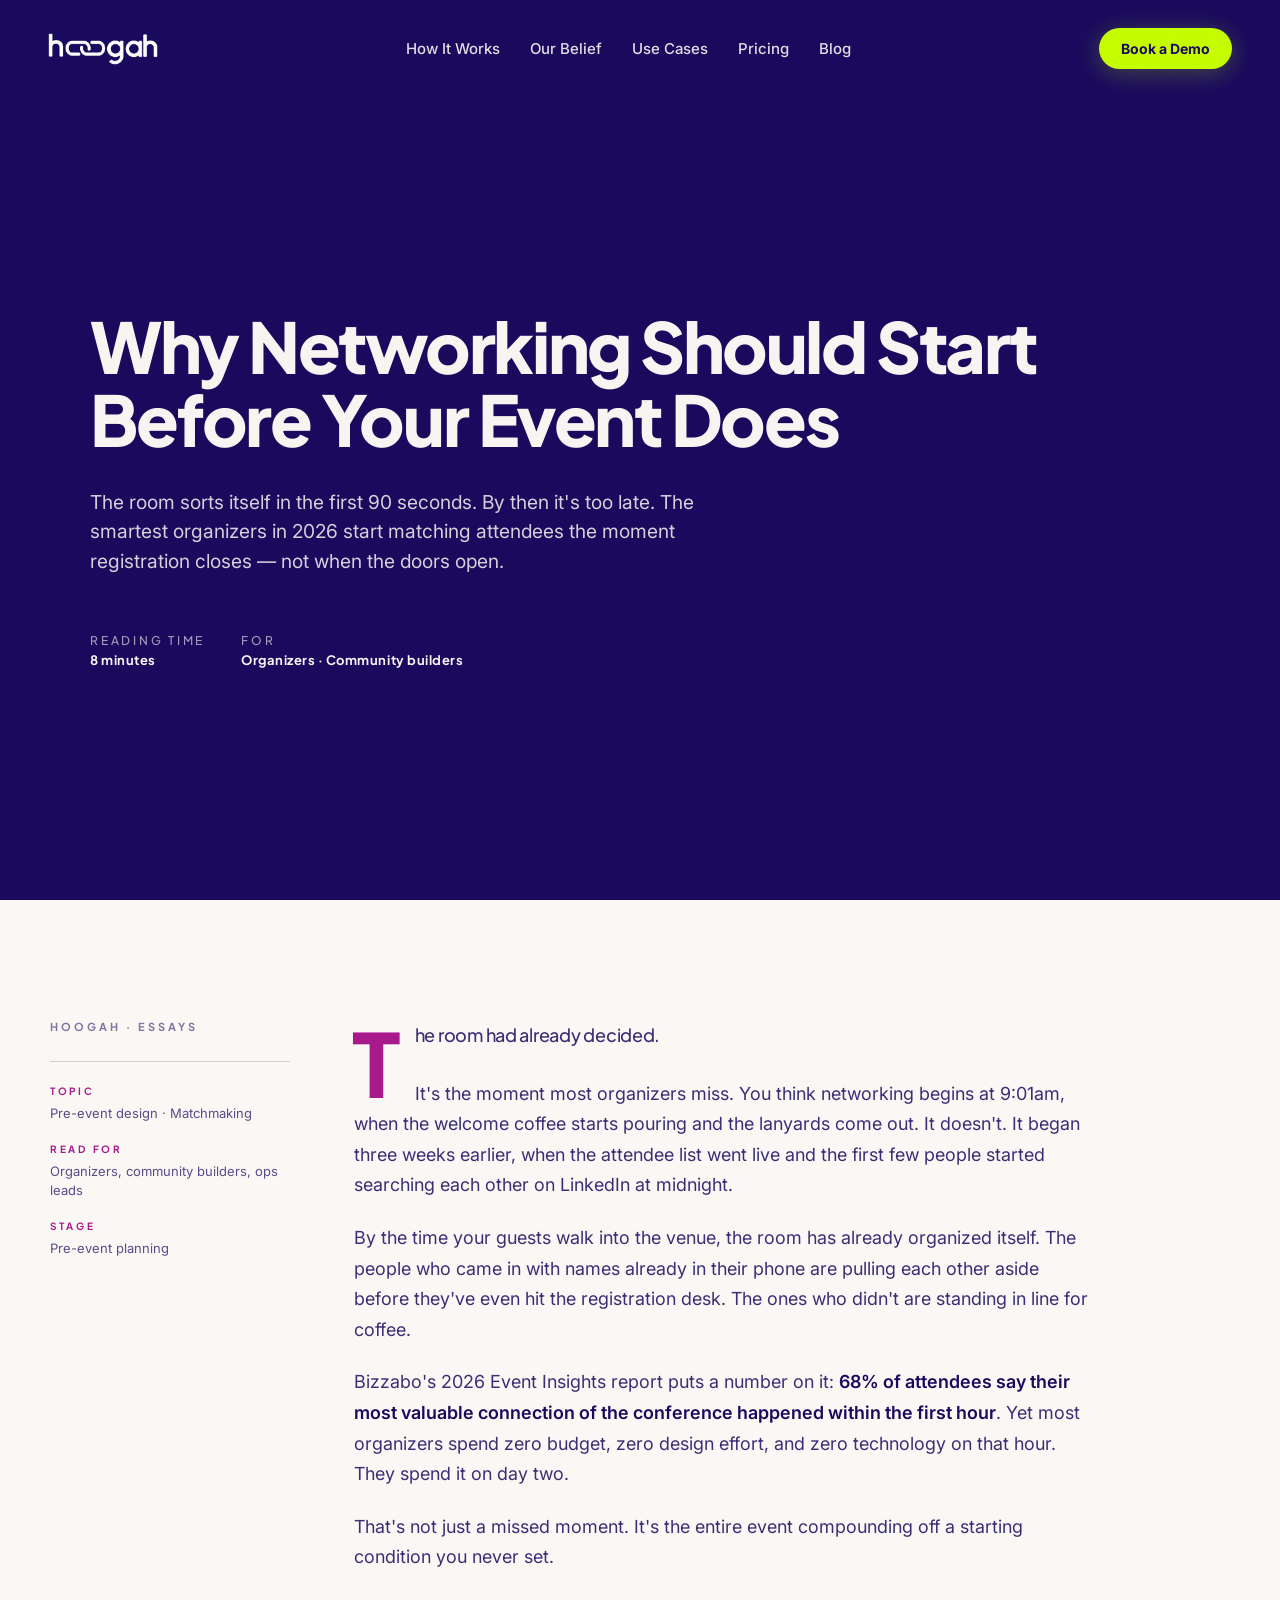
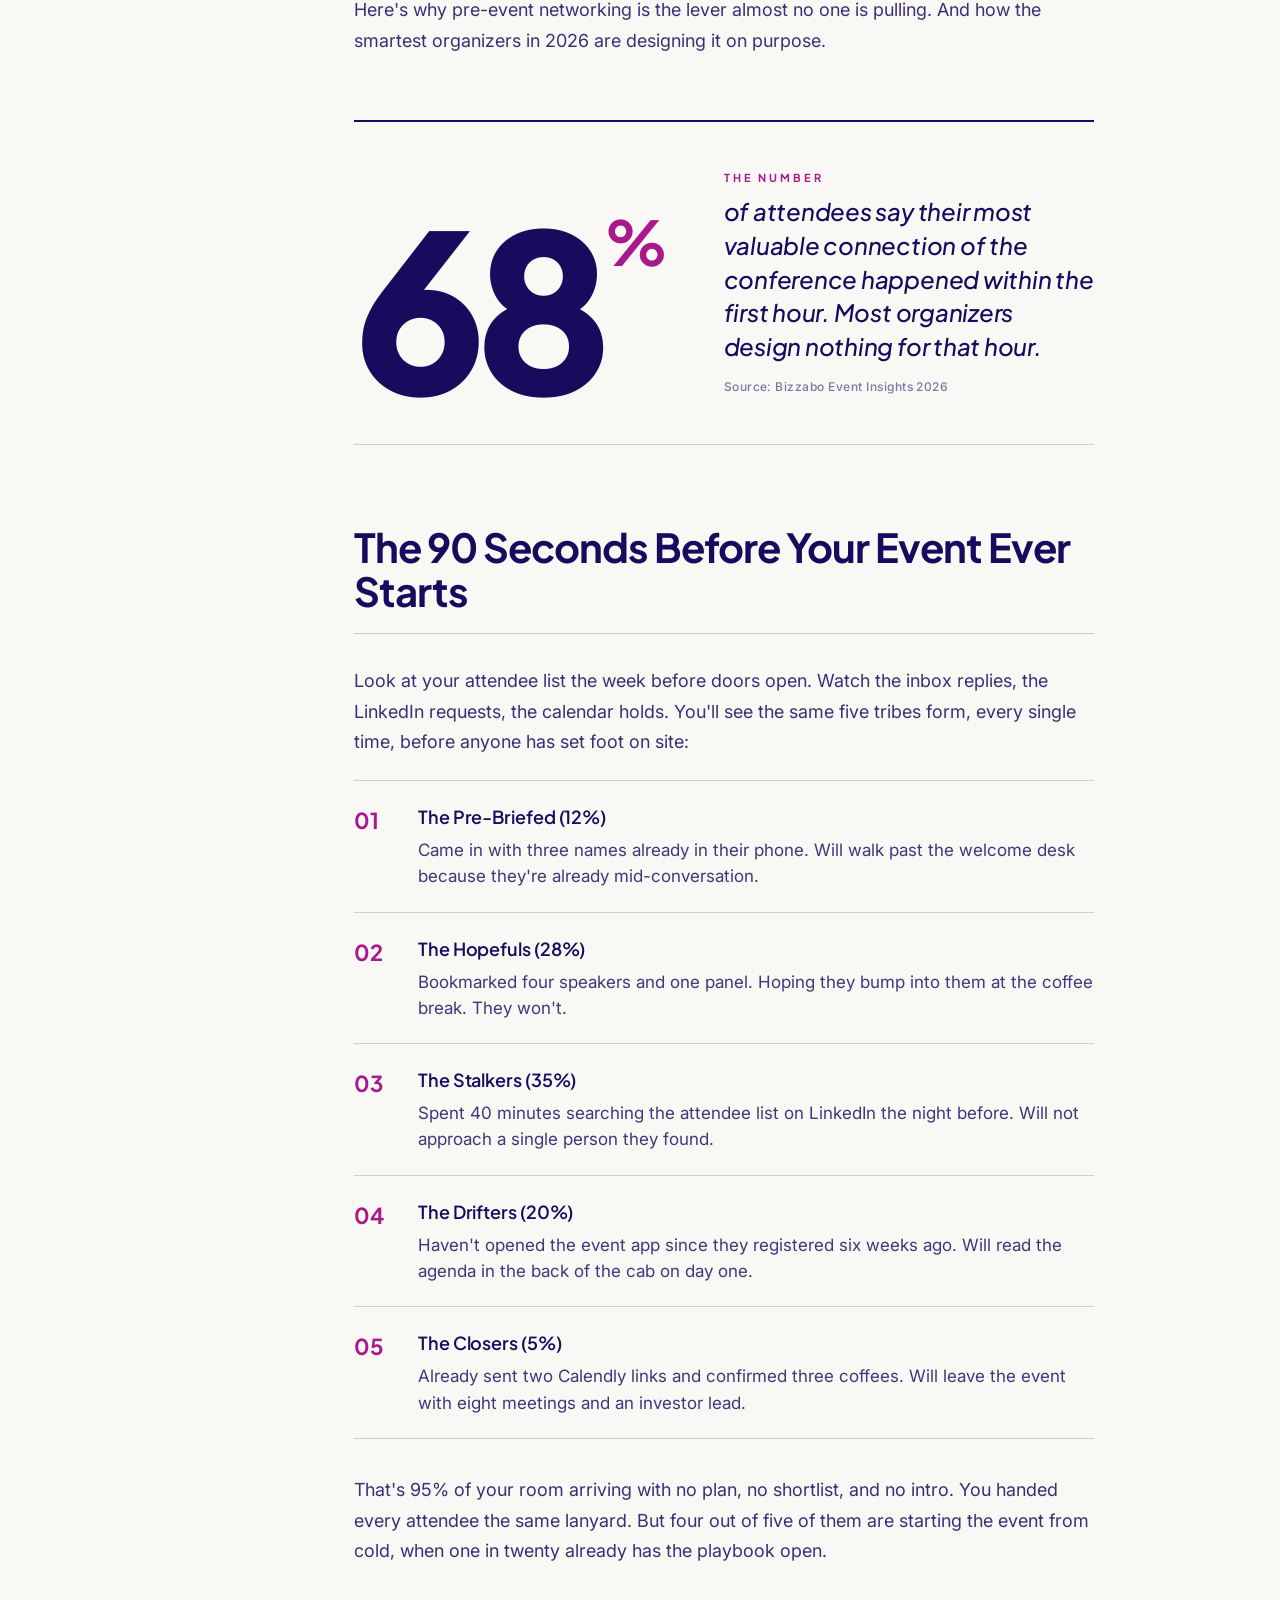
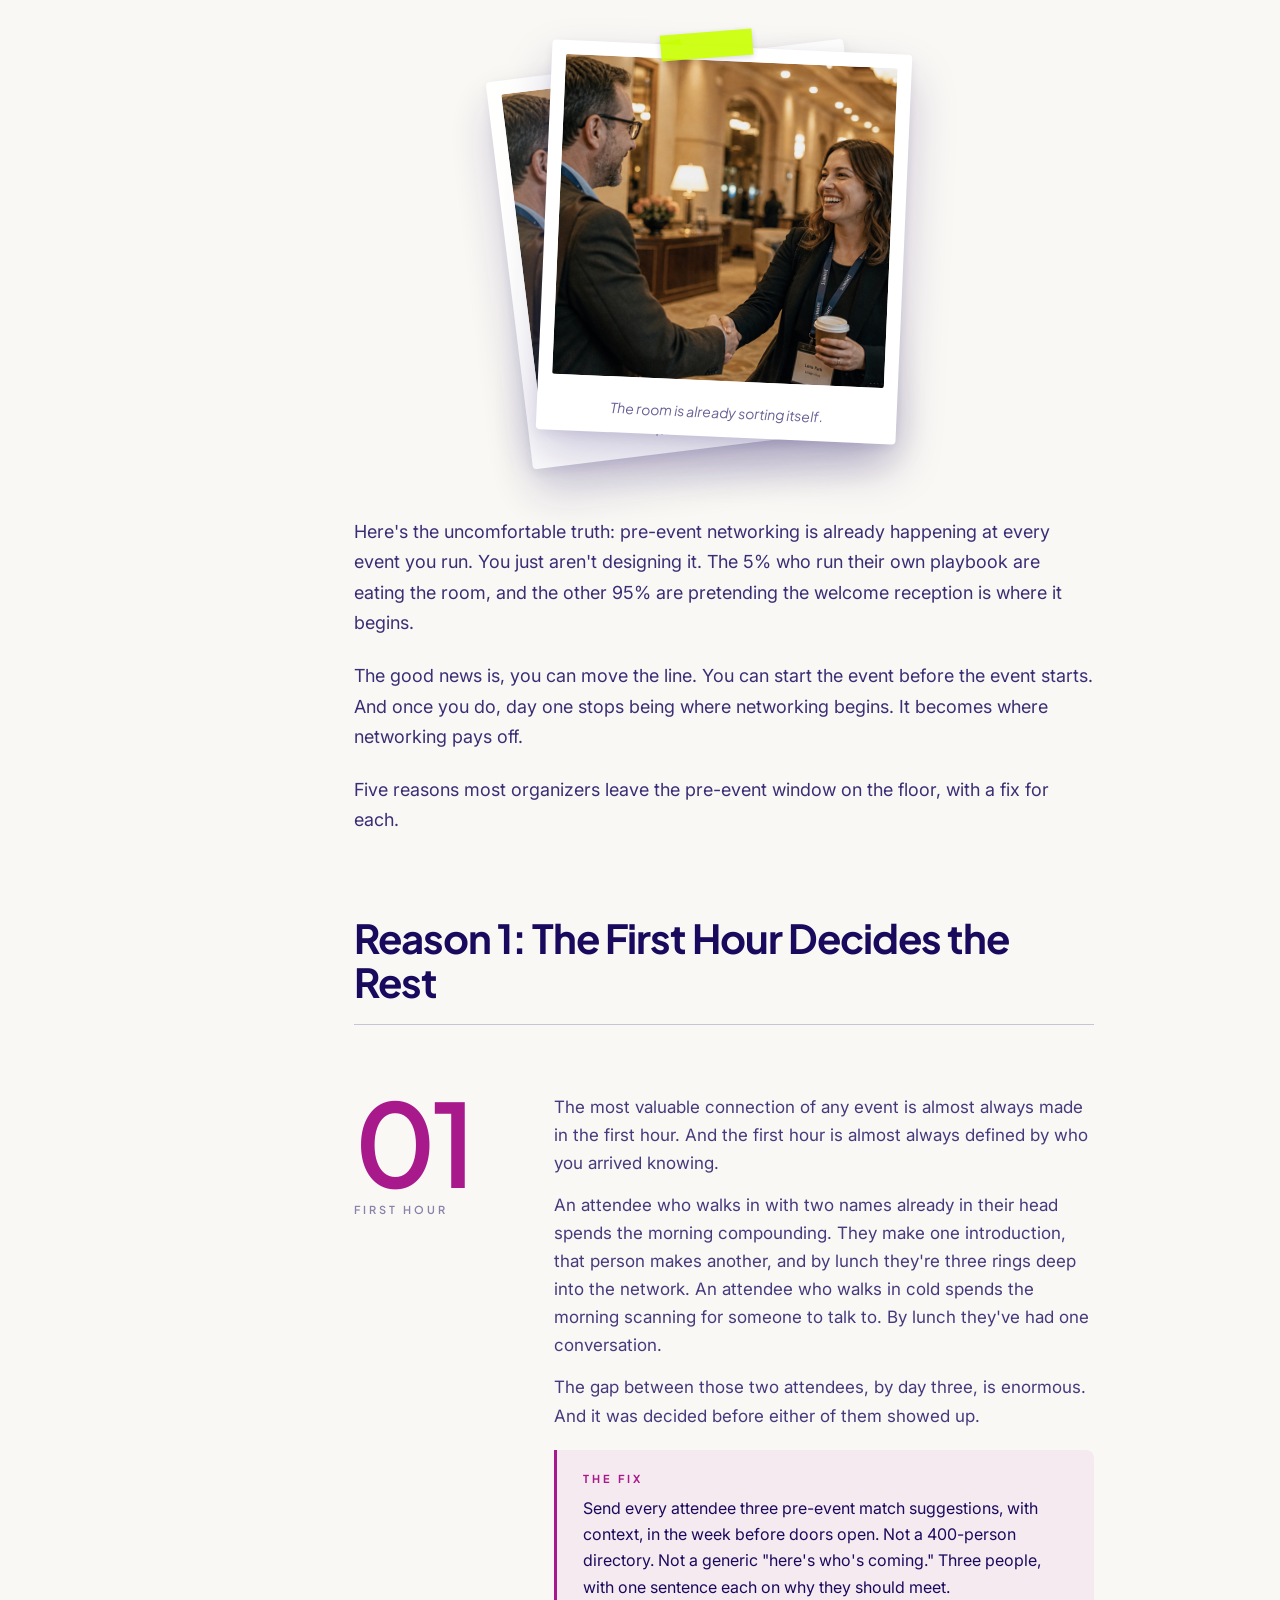
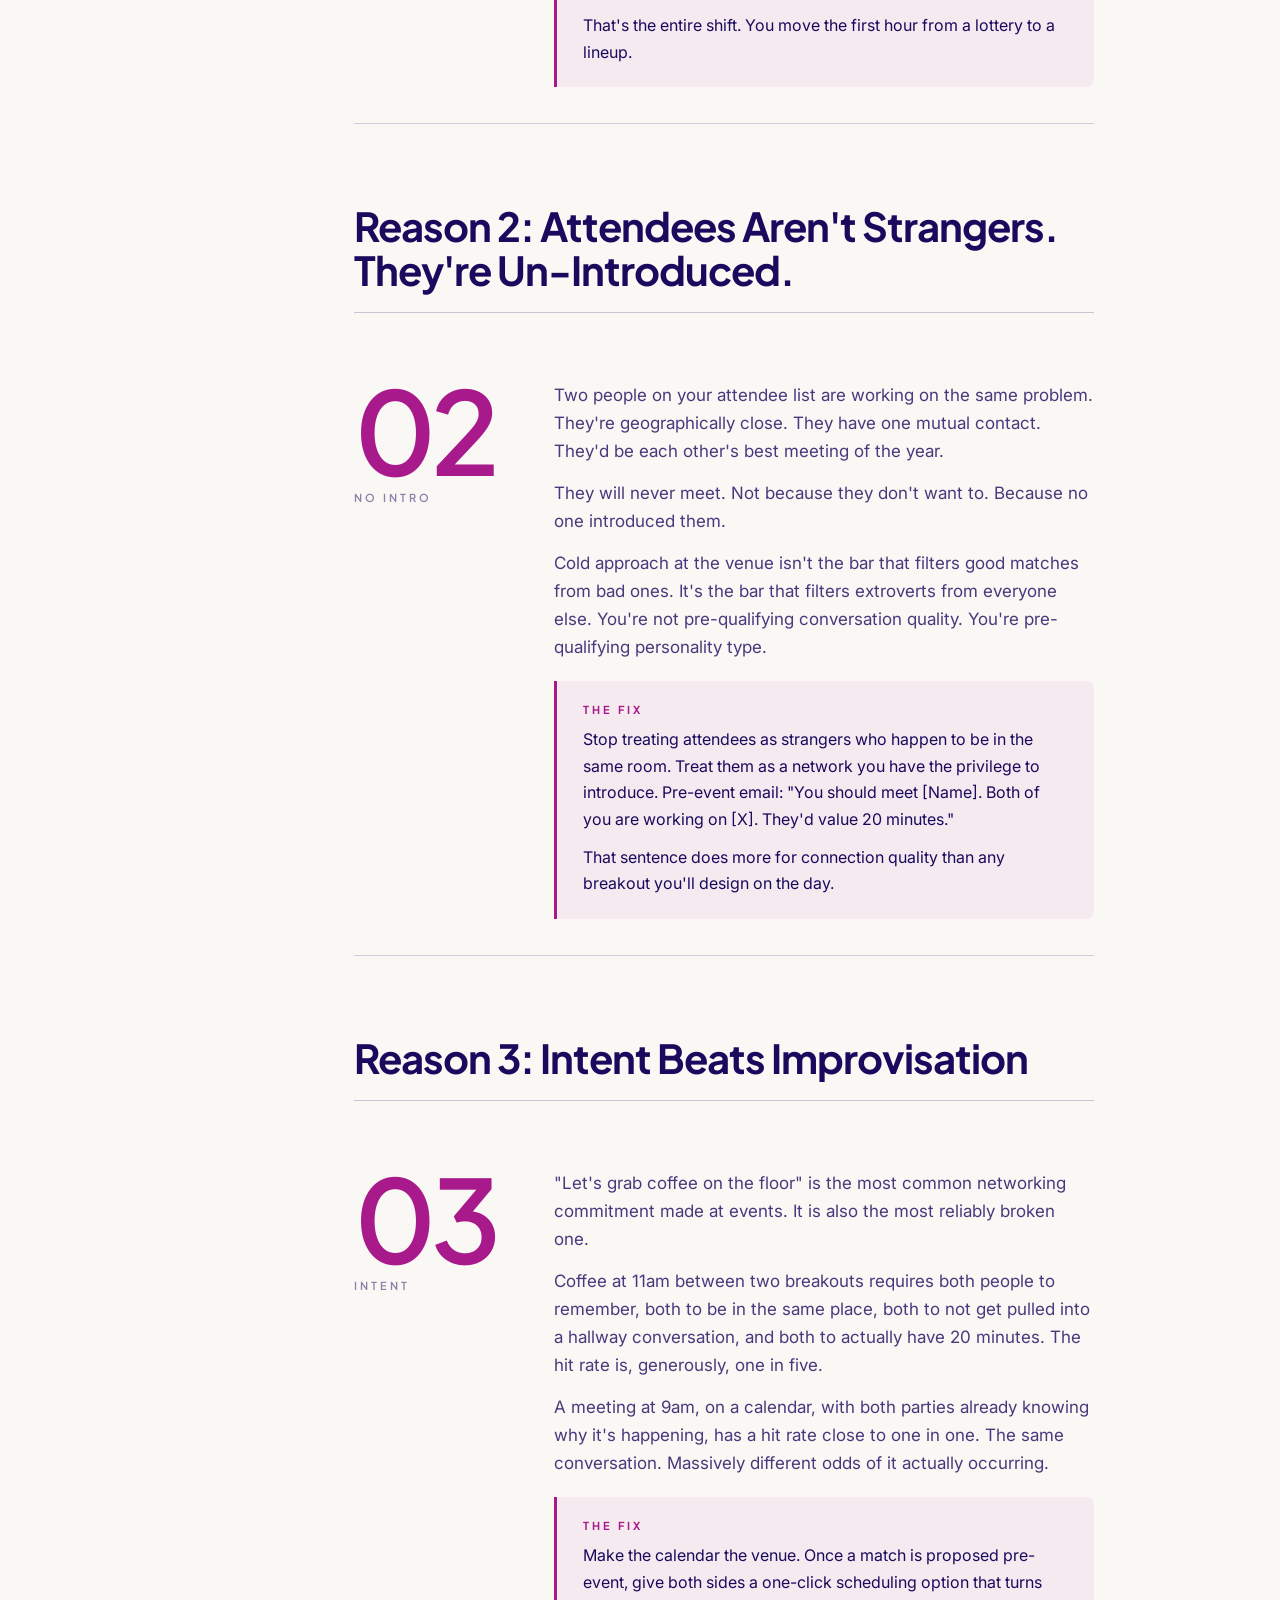
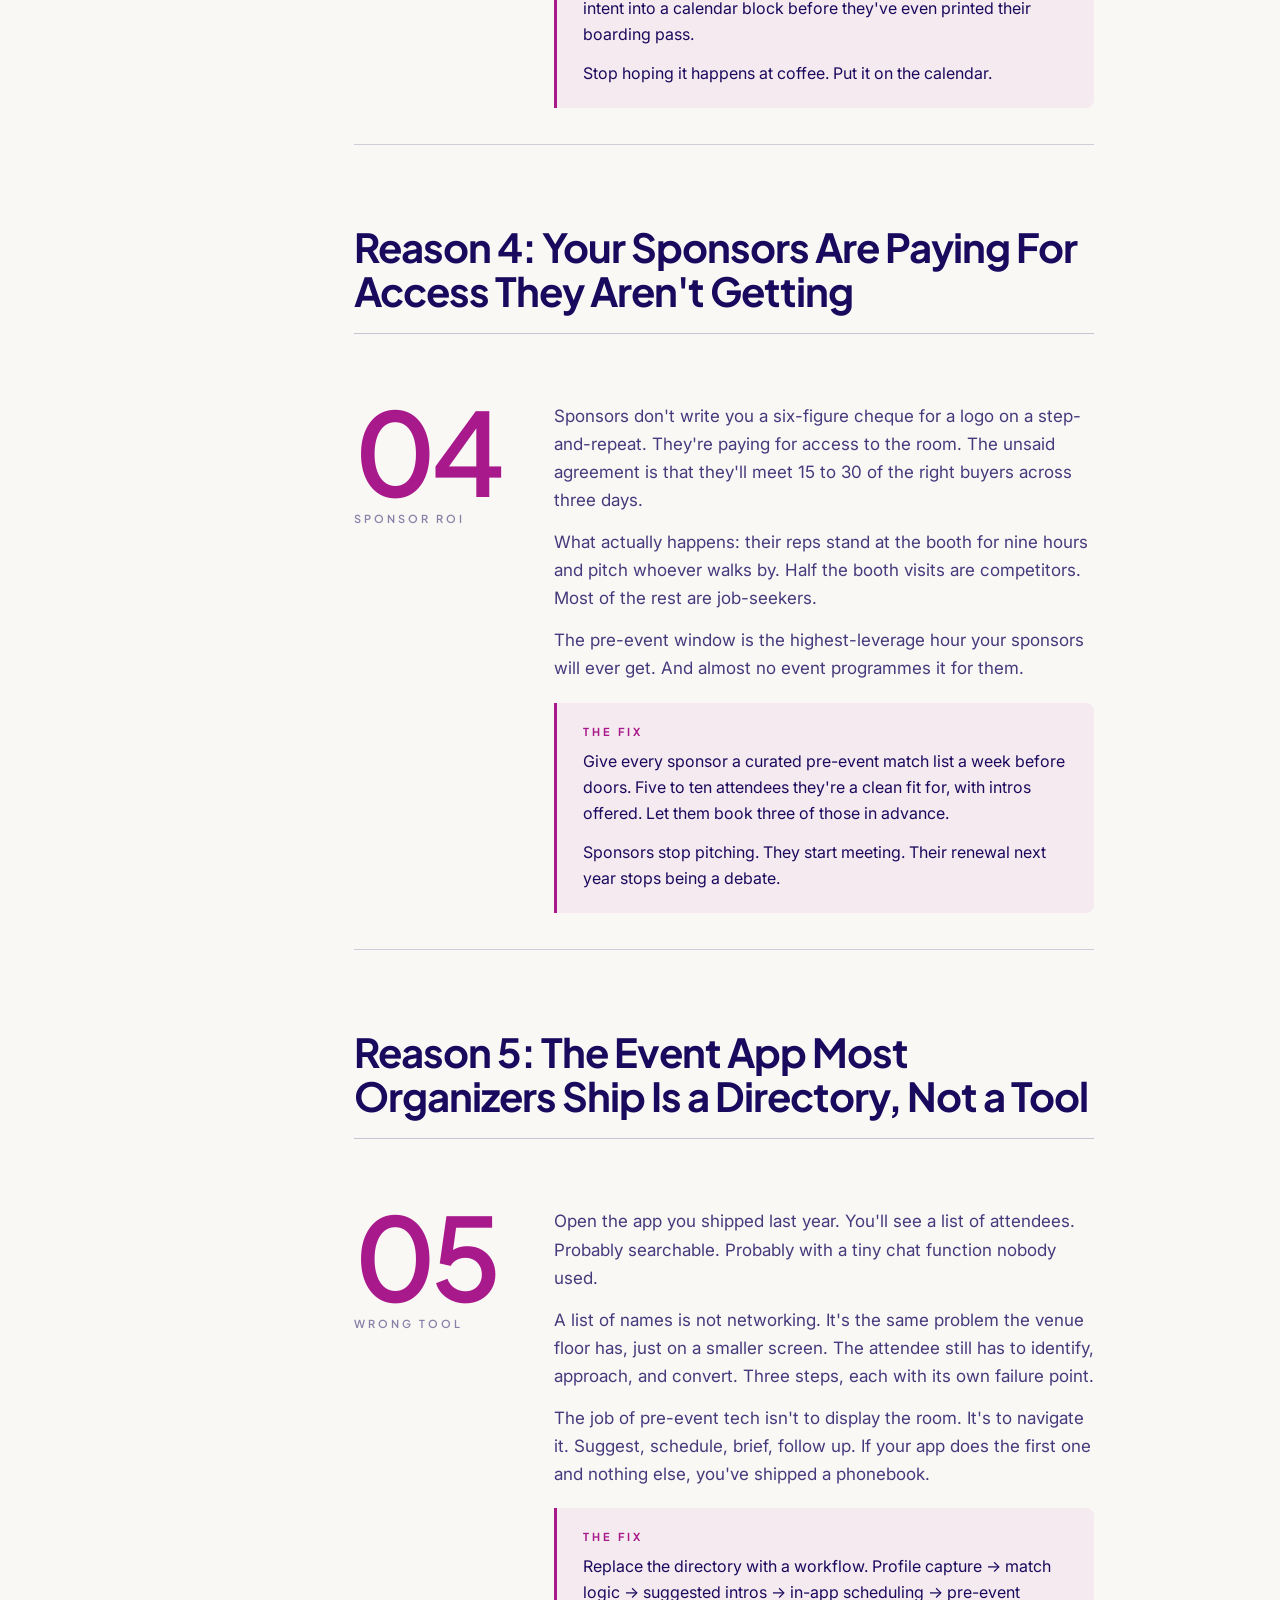
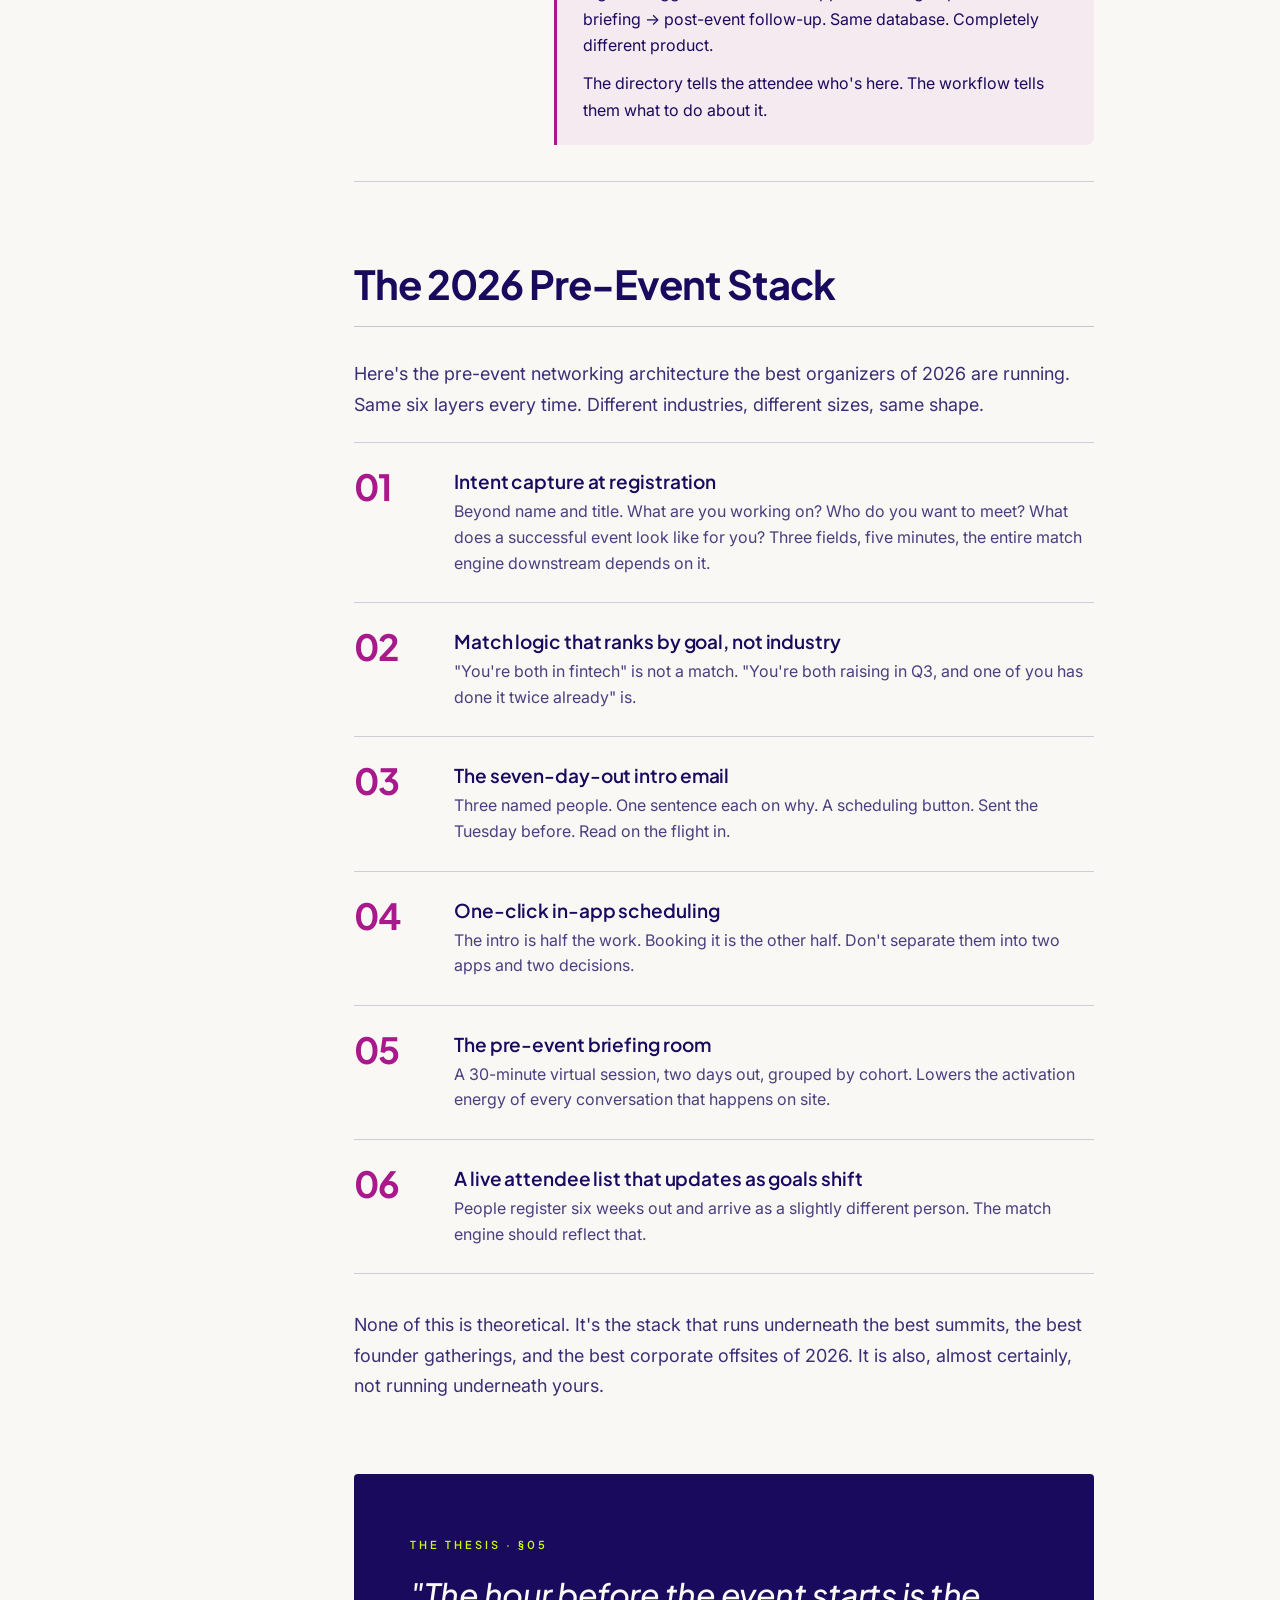
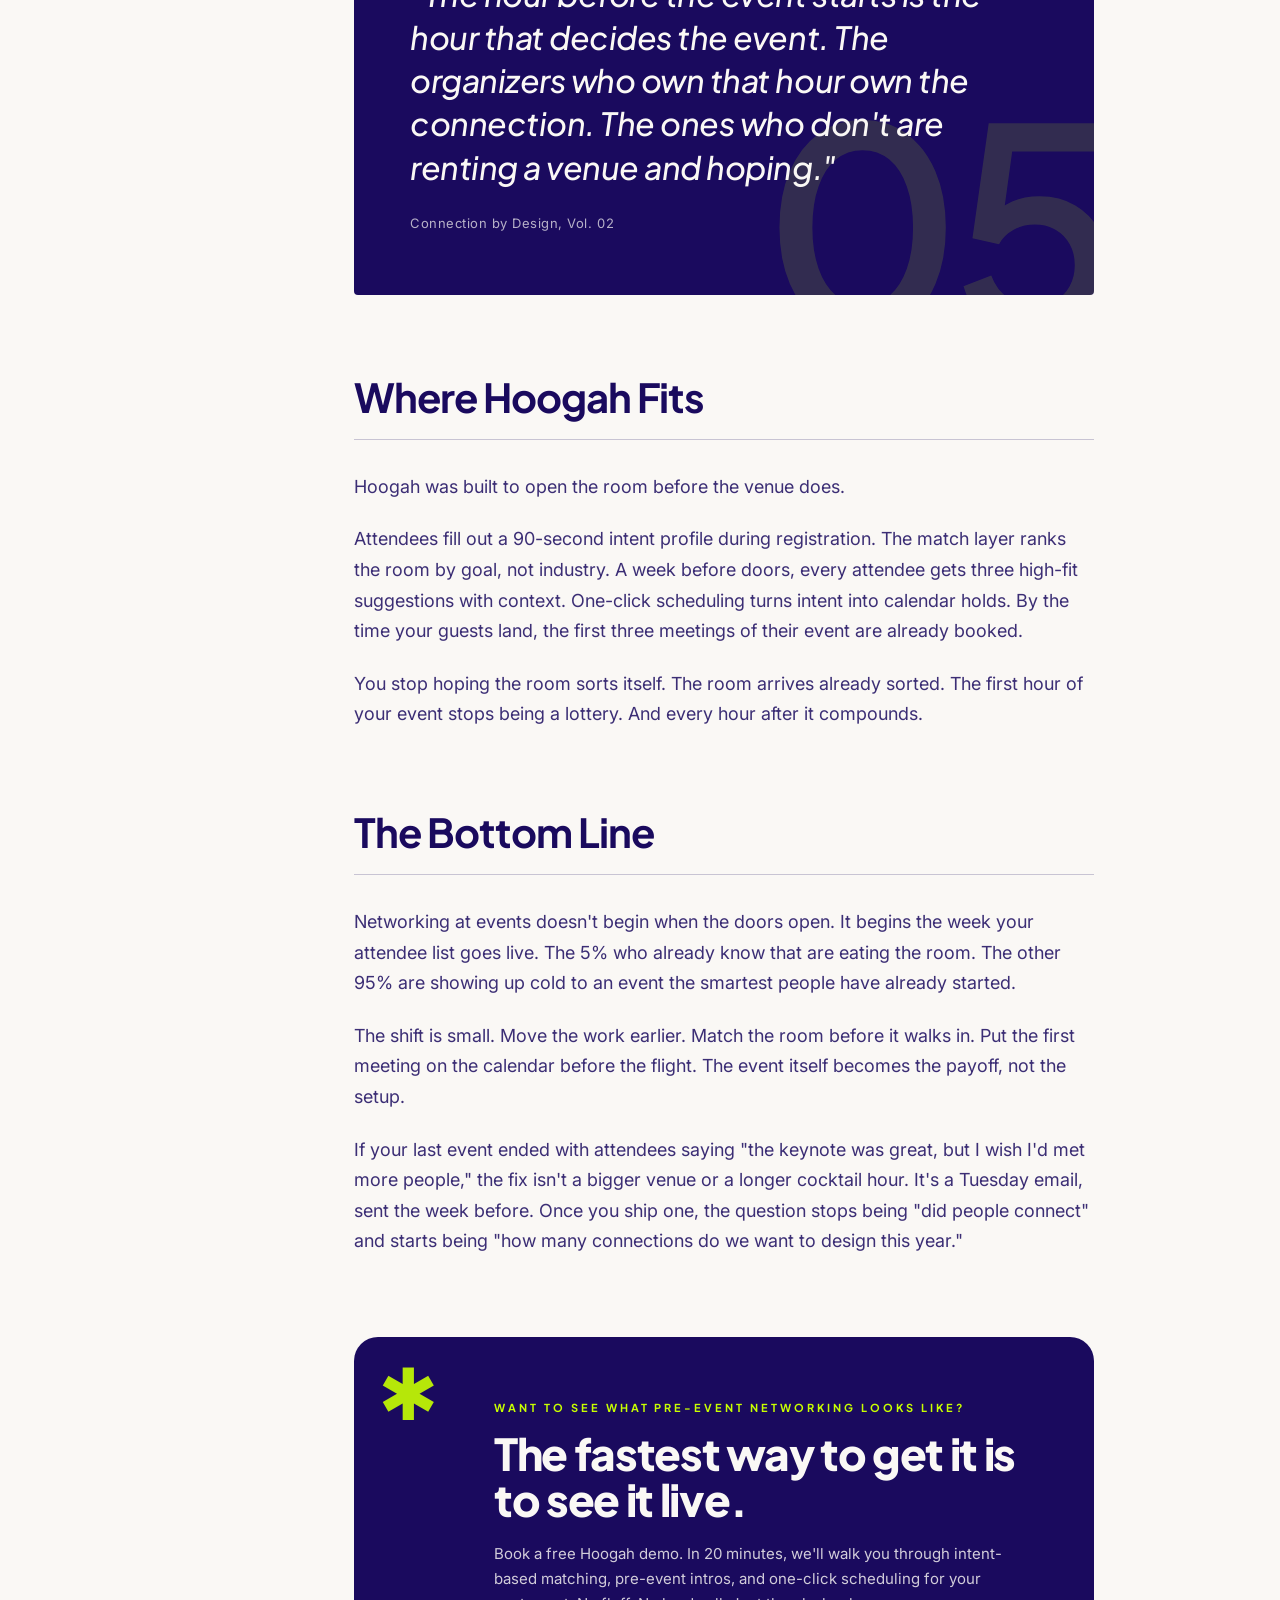
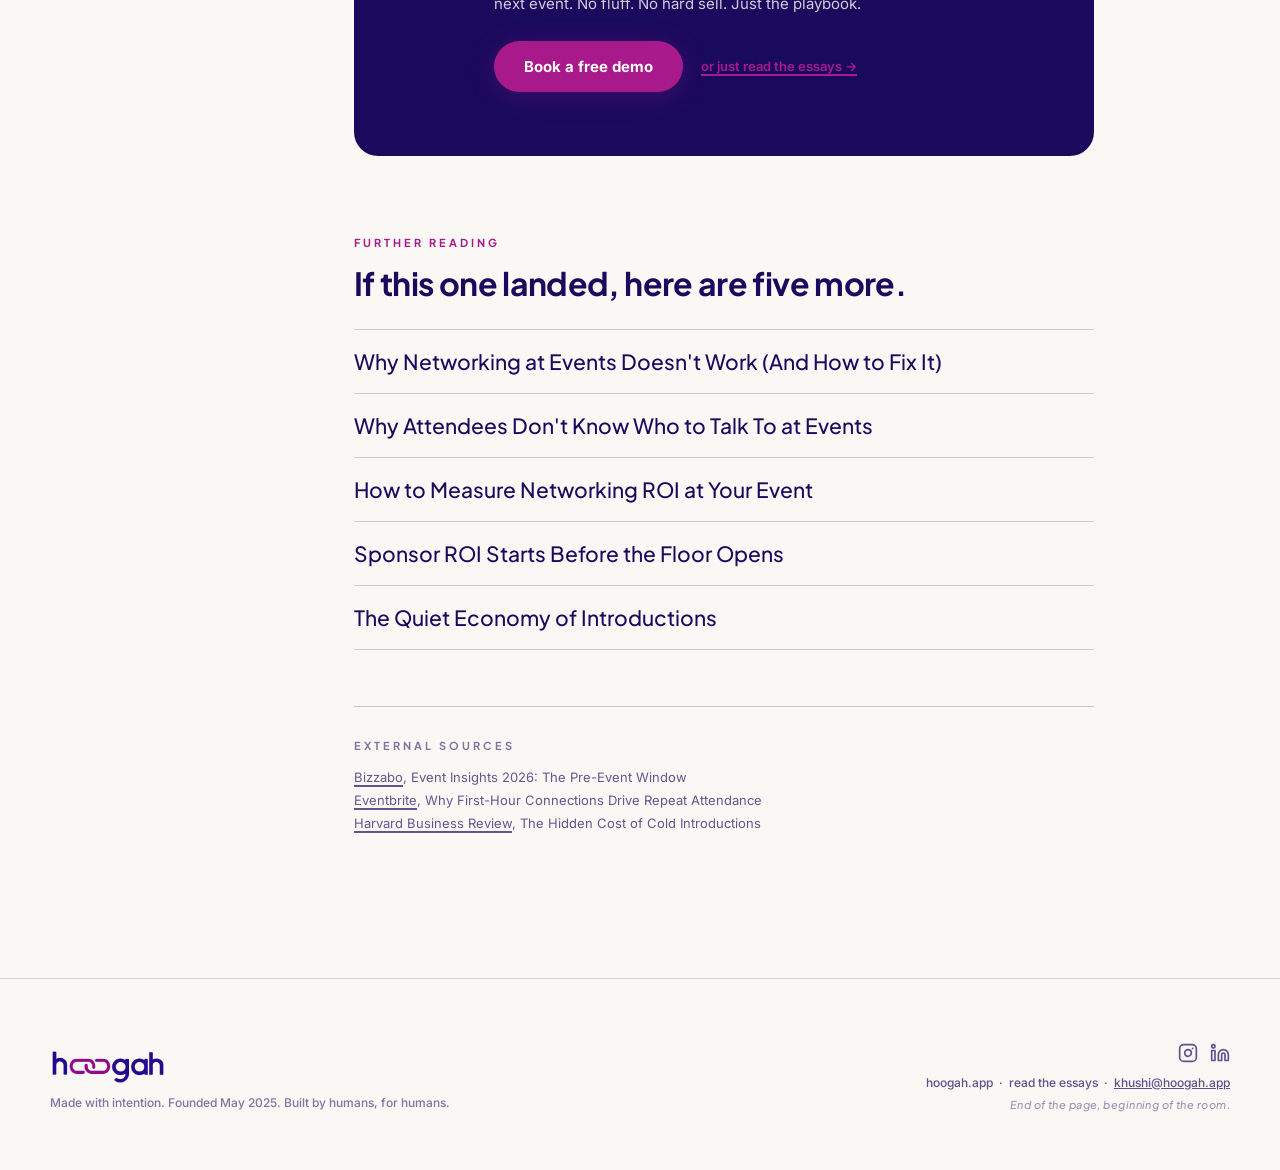
<file: blog-drafts/blog-2-start-networking-before-the-event.html>
<!doctype html>
<html lang="en">
<head>
<meta charset="utf-8">
<meta name="viewport" content="width=device-width, initial-scale=1">
<title>Why Networking Should Start Before Your Event Does | Hoogah</title>
<link rel="canonical" href="https://hoogah.com/blog/start-networking-before-the-event">
<meta name="description" content="The room sorts itself in the first 90 seconds. By then it's too late. Here's why the smartest organizers in 2026 start matching attendees before doors open.">
<link rel="preconnect" href="https://fonts.googleapis.com">
<link rel="preconnect" href="https://fonts.gstatic.com" crossorigin>
<link href="https://fonts.googleapis.com/css2?family=Inter:wght@400;500;600;700&family=Plus+Jakarta+Sans:wght@400;500;600;700;800&display=swap" rel="stylesheet">
<style>
  :root {
    --cream: #faf8f5;
    --navy: #1a0a5e;
    --magenta: #a8198b;
    --lime: #c8ff00;
    --font-body: 'Inter', system-ui, sans-serif;
    --font-display: 'Plus Jakarta Sans', system-ui, sans-serif;
  }
  *, *::before, *::after { box-sizing: border-box; }
  html { scroll-behavior: smooth; }
  body {
    margin: 0; background: var(--cream); color: var(--navy);
    font-family: var(--font-body); -webkit-font-smoothing: antialiased;
    text-rendering: optimizeLegibility;
  }
  a { color: inherit; }
  img { display: block; max-width: 100%; }
  ::selection { background: var(--lime); color: var(--navy); }

  /* Premium grain — fixed overlay, blends with everything */
  .grain { position: fixed; inset: 0; pointer-events: none; z-index: 999; opacity: .045; mix-blend-mode: multiply;
    background-image: url("data:image/svg+xml;utf8,<svg viewBox='0 0 200 200' xmlns='http://www.w3.org/2000/svg'><filter id='n'><feTurbulence type='fractalNoise' baseFrequency='0.85' numOctaves='2' stitchTiles='stitch'/><feColorMatrix values='0 0 0 0 0  0 0 0 0 0  0 0 0 0 0  0 0 0 0.5 0'/></filter><rect width='100%' height='100%' filter='url(%23n)'/></svg>");
    background-size: 200px 200px;
  }

  /* Scroll progress bar */
  .read-progress { position: fixed; top: 0; left: 0; height: 3px; width: 0%; background: linear-gradient(90deg, var(--lime) 0%, var(--magenta) 100%); z-index: 100; transition: width .1s linear; box-shadow: 0 0 12px rgba(200,255,0,.5); }

  /* ===== NAV (dark, sticky) ===== */
  .nav {
    position: fixed; top: 0; inset-inline: 0; z-index: 50;
    transition: background .3s ease, box-shadow .3s ease, transform .3s ease;
  }
  .nav.scrolled {
    background: rgba(26,10,94,.85); backdrop-filter: blur(10px);
    box-shadow: 0 4px 24px rgba(0,0,0,.25);
  }
  .nav-row { max-width: 1440px; margin: 0 auto; padding: 16px 20px; display: flex; align-items: center; justify-content: space-between; }
  .nav-brand { display: block; line-height: 0; }
  .nav-brand img { display: block; height: 26px; width: auto; }
  @media (min-width: 1024px) { .nav-brand img { height: 32px; } }
  .nav-links { display: none; gap: 30px; }
  .nav-links a { color: rgba(250,248,245,.9); text-decoration: none; font-size: 15px; font-weight: 500; transition: color .2s; }
  .nav-links a:hover { color: var(--lime); }
  .nav-cta { background: var(--lime); color: var(--navy); padding: 12px 22px; border-radius: 999px; font-weight: 700; font-size: 14px; border: 0; cursor: pointer; transition: transform .3s, box-shadow .3s; box-shadow: 0 4px 24px rgba(200,255,0,.25); font-family: var(--font-body); }
  .nav-cta:hover { transform: translateY(-3px); box-shadow: 0 12px 40px rgba(200,255,0,.35); filter: brightness(.96); }
  @media (min-width: 1024px) { .nav-row { padding: 28px 48px; } .nav-links { display: flex; } }

  /* Mobile hamburger (decorative, matches preview) */
  .nav-burger { display: inline-flex; align-items: center; justify-content: center; height: 40px; width: 40px; border-radius: 999px; border: 1px solid rgba(250,248,245,.3); background: transparent; cursor: pointer; transition: background .2s; position: relative; z-index: 80; }
  .nav-burger:hover { background: rgba(250,248,245,.1); }
  .nav-burger span { display: block; width: 18px; height: 1.5px; background: var(--cream); position: relative; transition: background-color .15s ease; }
  .nav-burger span::before, .nav-burger span::after { content: ''; position: absolute; left: 0; width: 18px; height: 1.5px; background: var(--cream); transition: transform .3s cubic-bezier(.4,0,.2,1), top .3s cubic-bezier(.4,0,.2,1); }
  .nav-burger span::before { top: -6px; } .nav-burger span::after { top: 6px; }
  .nav-burger.is-open span { background-color: transparent; }
  .nav-burger.is-open span::before { top: 0; transform: rotate(45deg); }
  .nav-burger.is-open span::after { top: 0; transform: rotate(-45deg); }
  @media (min-width: 1024px) { .nav-burger { display: none; } }

  /* Mobile/tablet drawer (dark, matches preview Nav.tsx) */
  .nav-drawer-root { position: fixed; inset: 0; z-index: 70; pointer-events: none; visibility: hidden; }
  .nav-drawer-root.is-open { pointer-events: auto; visibility: visible; }
  .nav-drawer-backdrop { position: absolute; inset: 0; background: rgba(26,10,94,.6); opacity: 0; transition: opacity .3s ease-out; }
  .nav-drawer-root.is-open .nav-drawer-backdrop { opacity: 1; }
  .nav-drawer { position: absolute; top: 0; left: 0; height: 100svh; width: 270px; max-width: 85vw; background: var(--navy); box-shadow: 16px 0 40px rgba(0,0,0,.25); padding: 80px 16px 32px; display: flex; flex-direction: column; transform: translateX(-100%); transition: transform .4s ease-out; }
  .nav-drawer-root.is-open .nav-drawer { transform: translateX(0); }
  @media (min-width: 640px) { .nav-drawer { padding: 96px 24px 32px; } }
  .nav-drawer a.link { display: block; padding: 10px 0; border-bottom: 1px solid rgba(250,248,245,.1); font-family: var(--font-display); font-weight: 600; font-size: 15px; color: var(--cream); text-decoration: none; transition: color .2s; }
  @media (min-width: 640px) { .nav-drawer a.link { padding: 16px 0; font-size: 20px; } }
  .nav-drawer a.link:hover { color: var(--lime); }
  .nav-drawer .drawer-cta { margin-top: 16px; align-self: flex-start; background: var(--lime); color: var(--navy); border: 0; cursor: pointer; padding: 10px 20px; border-radius: 999px; font-family: var(--font-body); font-weight: 700; font-size: 13px; box-shadow: 0 4px 24px rgba(200,255,0,.25); transition: transform .3s, box-shadow .3s; }
  @media (min-width: 640px) { .nav-drawer .drawer-cta { margin-top: 24px; padding: 14px 28px; font-size: 15px; } }
  .nav-drawer .drawer-cta:hover { transform: translateY(-3px); box-shadow: 0 12px 40px rgba(200,255,0,.35); }
  body.drawer-open { overflow: hidden; }
  .nav-cta.mobile-hide { display: none; }
  @media (min-width: 1024px) { .nav-cta.mobile-hide { display: inline-flex; } }
  .nav-right { display: flex; align-items: center; gap: 12px; }

  /* ===== HERO (dark navy photo) ===== */
  .hero { position: relative; isolation: isolate; overflow: hidden; min-height: 100svh; background: var(--navy); color: var(--cream); padding: 130px 20px 80px; display: flex; align-items: center; }
  .hero::before {
    content: ''; position: absolute; inset: 0; z-index: -2;
    background-image: url('https://images.unsplash.com/photo-1540575467063-178a50c2df87?auto=format&fit=crop&w=2400&q=80');
    background-size: cover; background-position: center;
  }
  .hero::after {
    content: ''; position: absolute; inset: 0; z-index: -1;
    background: linear-gradient(95deg, rgba(26,10,94,.95) 0%, rgba(26,10,94,.82) 38%, rgba(26,10,94,.55) 75%, rgba(26,10,94,.42) 100%);
  }
  .hero-inner { max-width: 1100px; margin: 0 auto; width: 100%; }
  .hero-eyebrow { display: inline-flex; align-items: center; gap: 14px; font-family: var(--font-display); font-size: 12px; font-weight: 600; letter-spacing: .27em; text-transform: uppercase; color: var(--lime); }
  .hero-eyebrow::before { content: ''; width: 36px; height: 1px; background: var(--lime); }
  .hero h1 {
    margin: 28px 0 0;
    font-family: var(--font-display); font-weight: 800;
    font-size: 70px; line-height: 1.04; letter-spacing: -.035em;
    max-width: 980px;
  }
  .hero h1 em { font-style: normal; color: inherit; position: relative; display: inline-block; z-index: 1; }
  .hero h1 em::after { display: none; }
  .hero-sub {
    margin: 32px 0 0; max-width: 660px;
    font-size: clamp(17px, 1.5vw, 21px); line-height: 1.55;
    color: rgba(250,248,245,.85);
  }
  .hero-meta {
    margin-top: 56px; display: flex; flex-wrap: wrap; gap: 36px;
    font-family: var(--font-display); font-size: 12px; font-weight: 500;
    letter-spacing: .23em; text-transform: uppercase; color: rgba(250,248,245,.62);
  }
  .hero-meta strong { display: block; color: var(--cream); font-weight: 700; font-size: 13px; letter-spacing: .04em; text-transform: none; margin-top: 4px; }
  .hero-scroll {
    position: absolute; bottom: 28px; left: 50%; transform: translateX(-50%);
    font-family: var(--font-display); font-size: 11px; letter-spacing: .3em; text-transform: uppercase;
    color: rgba(250,248,245,.55);
    display: none; flex-direction: column; align-items: center; gap: 14px;
  }
  .hero-scroll::after { content: ''; width: 1px; height: 44px; background: linear-gradient(to bottom, rgba(250,248,245,.55), transparent); }

  /* Edition stamp — premium magazine ribbon top-right of hero */
  .edition-stamp { position: absolute; top: 110px; right: 28px; z-index: 5; display: none; }
  @media (min-width: 1024px) { .edition-stamp { display: flex; flex-direction: column; align-items: flex-end; gap: 8px; top: 140px; right: 48px; } }
  .edition-stamp .seal { width: 88px; height: 88px; border-radius: 50%; border: 1.5px solid rgba(200,255,0,.55); display: flex; flex-direction: column; align-items: center; justify-content: center; transform: rotate(8deg); position: relative; backdrop-filter: blur(4px); background: rgba(26,10,94,.18); }
  .edition-stamp .seal::before { content: ''; position: absolute; inset: 6px; border-radius: 50%; border: 1px dashed rgba(200,255,0,.32); }
  .edition-stamp .seal .top { font-family: var(--font-display); font-size: 9px; font-weight: 700; letter-spacing: .28em; color: var(--lime); text-transform: uppercase; }
  .edition-stamp .seal .mid { font-family: var(--font-display); font-size: 26px; font-weight: 800; color: var(--cream); line-height: 1; margin-top: 2px; letter-spacing: -.03em; }
  .edition-stamp .seal .bot { font-family: var(--font-display); font-size: 8px; font-weight: 600; letter-spacing: .28em; color: rgba(250,248,245,.65); text-transform: uppercase; margin-top: 4px; }

  /* ===== ARTICLE ===== */
  .article { background: var(--cream); padding: 80px 20px; }
  @media (min-width: 1024px) { .article { padding: 120px 48px; } }
  .article-grid { max-width: 1180px; margin: 0 auto; display: grid; grid-template-columns: 1fr; gap: 48px; }
  @media (min-width: 1024px) { .article-grid { grid-template-columns: 240px minmax(0, 1fr); gap: 64px; } }

  /* SIDEBAR */
  .sidebar-inner { position: sticky; top: 120px; }
  .sidebar .label { font-family: var(--font-display); font-size: 11px; font-weight: 700; letter-spacing: .27em; text-transform: uppercase; color: rgba(26,10,94,.55); }
  .sidebar h4 { margin: 14px 0 0; font-family: var(--font-display); font-size: 15px; font-weight: 600; color: var(--navy); font-style: italic; letter-spacing: -.005em; }
  .sidebar-meta { margin-top: 28px; padding-top: 22px; border-top: 1px solid rgba(26,10,94,.18); display: flex; flex-direction: column; gap: 18px; font-family: var(--font-body); font-size: 13px; color: rgba(26,10,94,.72); line-height: 1.5; }
  .sidebar-meta b { display: block; font-family: var(--font-display); font-size: 10px; font-weight: 700; letter-spacing: .27em; text-transform: uppercase; color: var(--magenta); margin-bottom: 5px; }

  /* PROSE */
  .prose { max-width: 740px; }
  .prose > * { margin: 0 0 22px; }
  .prose p { font-size: 18px; line-height: 1.7; color: rgba(26,10,94,.85); }
  .prose p strong { color: var(--navy); font-weight: 600; }
  .prose a { color: var(--magenta); text-decoration: underline; text-underline-offset: 3px; text-decoration-thickness: 1.5px; }
  .lede {
    font-family: var(--font-display); font-weight: 500;
    font-size: clamp(22px, 2.4vw, 28px); line-height: 1.4;
    color: var(--navy); letter-spacing: -.015em;
    margin-bottom: 28px !important;
  }
  .lede::first-letter {
    float: left;
    font-family: var(--font-display); font-weight: 800;
    font-size: 88px; line-height: .85;
    margin: 6px 14px 0 -2px;
    color: var(--magenta);
  }

  /* SECTION HEAD */
  .section-head {
    margin-top: 80px; margin-bottom: 32px;
    display: flex; align-items: flex-end; justify-content: space-between; gap: 24px;
    border-bottom: 1px solid rgba(26,10,94,.22); padding-bottom: 20px;
    max-width: 740px;
  }
  .section-head h2 {
    font-family: var(--font-display); font-weight: 700;
    font-size: clamp(28px, 3.4vw, 40px); line-height: 1.1; letter-spacing: -.025em;
    color: var(--navy); margin: 0;
  }
  .section-head .sigil {
    font-family: var(--font-display); font-size: 11px; font-weight: 600;
    letter-spacing: .27em; text-transform: uppercase; color: rgba(26,10,94,.5);
    white-space: nowrap;
  }

  /* REASON CARD */
  .reason {
    display: grid; grid-template-columns: 1fr; gap: 24px;
    padding: 36px 0; border-bottom: 1px solid rgba(26,10,94,.18);
    max-width: 940px;
  }
  @media (min-width: 768px) { .reason { grid-template-columns: 160px minmax(0, 1fr); gap: 40px; } }
  .reason-num { display: flex; align-items: baseline; gap: 12px; }
  @media (min-width: 768px) { .reason-num { display: block; } }
  .reason-num .big {
    font-family: var(--font-display); font-weight: 600;
    font-size: clamp(76px, 9vw, 116px); line-height: .85;
    letter-spacing: -.04em; color: var(--magenta);
  }
  .reason-num .meta {
    margin-top: 12px;
    font-family: var(--font-display); font-size: 11px; font-weight: 600;
    letter-spacing: .27em; text-transform: uppercase; color: rgba(26,10,94,.5);
  }
  .reason-body h3 {
    margin: 0 0 16px;
    font-family: var(--font-display); font-weight: 700;
    font-size: clamp(22px, 2.4vw, 30px); line-height: 1.2; letter-spacing: -.02em;
    color: var(--navy);
  }
  .reason-body p { margin: 0 0 14px; font-size: 17px; line-height: 1.65; color: rgba(26,10,94,.8); }
  .reason-body .fix {
    margin-top: 20px; padding: 22px 26px;
    background: rgba(168,25,139,.06); border-left: 3px solid var(--magenta);
    border-radius: 0 8px 8px 0;
  }
  .reason-body .fix b {
    display: block; font-family: var(--font-display); font-size: 11px; letter-spacing: .27em;
    text-transform: uppercase; color: var(--magenta); font-weight: 700; margin-bottom: 10px;
  }
  .reason-body .fix p { margin: 0; font-size: 16px; line-height: 1.65; color: var(--navy); }
  .reason-body .fix p + p { margin-top: 12px; }

  /* TRIBES LIST */
  .tribes { margin: 0; padding: 0; list-style: none; max-width: 740px; }
  .tribes li {
    counter-increment: tribe;
    padding: 22px 0 22px 64px;
    border-top: 1px solid rgba(26,10,94,.18);
    position: relative; font-size: 17px; line-height: 1.55; color: rgba(26,10,94,.82);
  }
  .tribes li:last-child { border-bottom: 1px solid rgba(26,10,94,.18); }
  .tribes li::before {
    content: counter(tribe, decimal-leading-zero);
    position: absolute; left: 0; top: 22px;
    font-family: var(--font-display); font-weight: 700; font-size: 22px;
    color: var(--magenta); letter-spacing: -.02em;
  }
  .tribes b {
    display: block; font-family: var(--font-display); font-weight: 600;
    font-size: 18px; color: var(--navy); margin-bottom: 6px; letter-spacing: -.005em;
  }

  /* POLAROID — stacked premium variant */
  .polaroid-wrap { margin: 64px auto; display: flex; justify-content: center; max-width: 740px; position: relative; }
  .polaroid {
    position: relative; padding: 14px 14px 56px;
    background: #fff; box-shadow: 0 24px 48px rgba(26,10,94,.22), 0 4px 12px rgba(26,10,94,.08);
    max-width: 360px; border-radius: 4px;
  }
  .polaroid::before {
    content: ''; position: absolute; top: -14px; left: 30%; width: 92px; height: 26px;
    background: var(--lime); opacity: .9; transform: rotate(-7deg);
    box-shadow: 0 2px 6px rgba(26,10,94,.18);
  }
  .polaroid img { width: 100%; height: 320px; object-fit: cover; border-radius: 2px; }
  .polaroid figcaption {
    position: absolute; bottom: 16px; left: 0; right: 0; text-align: center;
    font-family: var(--font-display); font-style: italic; font-size: 14px;
    color: rgba(26,10,94,.65);
  }
  .polaroid-stack { position: relative; }
  .polaroid-stack .polaroid.back {
    position: absolute; top: 12px; left: -36px; transform: rotate(-7deg); opacity: .9;
    z-index: 0;
  }
  .polaroid-stack .polaroid.front { transform: rotate(2.5deg); z-index: 1; }
  @media (max-width: 640px) {
    .polaroid-stack .polaroid.back { display: none; }
    .polaroid-stack .polaroid.front { transform: rotate(-1.5deg); }
  }

  /* STAT FIGURE — huge editorial number */
  .stat-figure { margin: 64px 0; padding: 48px 0; border-top: 2px solid var(--navy); border-bottom: 1px solid rgba(26,10,94,.18); display: grid; grid-template-columns: 1fr; gap: 24px; align-items: end; max-width: 940px; }
  @media (min-width: 768px) { .stat-figure { grid-template-columns: minmax(0, auto) minmax(0, 1fr); gap: 56px; } }
  .stat-figure .num {
    font-family: var(--font-display); font-weight: 800;
    font-size: clamp(120px, 18vw, 220px); line-height: .82; letter-spacing: -.06em;
    color: var(--navy); position: relative; display: inline-block;
  }
  .stat-figure .num sup { font-size: 28%; font-weight: 700; vertical-align: top; margin-left: 4px; color: var(--magenta); letter-spacing: 0; }
  .stat-figure .num::after { content: ''; position: absolute; left: 0; right: 12%; bottom: 8px; height: 16px; background: var(--lime); z-index: -1; opacity: .85; }
  .stat-figure .caption {
    font-family: var(--font-display); font-style: italic; font-weight: 500;
    font-size: clamp(18px, 2vw, 24px); line-height: 1.4; color: var(--navy);
    max-width: 480px; letter-spacing: -.01em;
  }
  .stat-figure .caption b { display: block; margin-bottom: 10px; font-family: var(--font-display); font-style: normal; font-weight: 700; font-size: 11px; letter-spacing: .27em; text-transform: uppercase; color: var(--magenta); }
  .stat-figure .caption .src { display: block; margin-top: 16px; font-family: var(--font-body); font-style: normal; font-size: 12px; letter-spacing: .04em; color: rgba(26,10,94,.55); }

  /* CHAPTER ORNAMENT — between major sections */
  .chapter-mark { margin: 56px 0 32px; display: flex; align-items: center; justify-content: center; gap: 14px; }
  .chapter-mark::before, .chapter-mark::after { content: ''; flex: 1; max-width: 80px; height: 1px; background: rgba(26,10,94,.2); }
  .chapter-mark span { font-family: var(--font-display); font-size: 18px; color: var(--magenta); letter-spacing: .3em; }

  /* AUTHOR SIGNOFF — end-of-essay editorial close */
  .signoff { margin-top: 72px; padding: 36px 0 24px; border-top: 2px solid var(--navy); display: grid; grid-template-columns: 1fr; gap: 24px; max-width: 740px; }
  @media (min-width: 640px) { .signoff { grid-template-columns: 88px minmax(0, 1fr); gap: 28px; align-items: start; } }
  .signoff .avatar {
    width: 88px; height: 88px; border-radius: 50%; overflow: hidden;
    background: var(--navy); position: relative;
    box-shadow: 0 8px 24px rgba(26,10,94,.18);
  }
  .signoff .avatar img { width: 100%; height: 100%; object-fit: cover; }
  .signoff .end-mark { font-family: var(--font-display); font-size: 22px; color: var(--magenta); letter-spacing: .4em; margin-bottom: 18px; }
  .signoff .end-mark::before { content: '✱  ✱  ✱'; }
  .signoff h4 { margin: 0 0 6px; font-family: var(--font-display); font-weight: 700; font-size: 18px; color: var(--navy); letter-spacing: -.01em; }
  .signoff .role { font-family: var(--font-display); font-size: 11px; font-weight: 700; letter-spacing: .26em; text-transform: uppercase; color: var(--magenta); margin: 0 0 14px; }
  .signoff .bio { font-family: var(--font-body); font-size: 14px; line-height: 1.6; color: rgba(26,10,94,.75); margin: 0; max-width: 560px; }
  .signoff .signature { margin-top: 14px; font-family: var(--font-display); font-style: italic; font-size: 18px; color: var(--navy); letter-spacing: -.01em; }

  /* PULLQUOTE (Beliefs #05 style — navy block w/ giant lime numeral) */
  .pullquote {
    margin: 72px 0 60px; padding: 52px 36px;
    background: var(--navy); color: var(--cream); border-radius: 4px;
    position: relative; overflow: hidden; max-width: 940px;
  }
  @media (min-width: 768px) { .pullquote { padding: 64px 56px; } }
  .pullquote::before {
    content: '05'; position: absolute; right: -18px; bottom: -42px;
    font-family: var(--font-display); font-weight: 600;
    font-size: 280px; line-height: .85; color: var(--lime); opacity: .14;
    letter-spacing: -.04em;
  }
  .pullquote .tag {
    font-family: var(--font-display); font-size: 11px; font-weight: 600;
    letter-spacing: .27em; text-transform: uppercase; color: var(--lime);
    margin-bottom: 22px;
  }
  .pullquote p {
    margin: 0; font-family: var(--font-display); font-style: italic; font-weight: 500;
    font-size: clamp(22px, 2.6vw, 32px); line-height: 1.35; letter-spacing: -.015em;
    max-width: 700px; color: var(--cream); position: relative; z-index: 1;
  }
  .pullquote cite {
    display: block; margin-top: 26px; font-style: normal;
    font-family: var(--font-body); font-size: 13px; letter-spacing: .04em;
    color: rgba(250,248,245,.7);
  }

  /* STACK LIST */
  .stack-list { margin: 0; padding: 0; list-style: none; counter-reset: stack; max-width: 940px; }
  .stack-list li {
    counter-increment: stack;
    display: grid; grid-template-columns: 76px 1fr; gap: 24px; align-items: start;
    padding: 26px 0; border-top: 1px solid rgba(26,10,94,.18);
  }
  .stack-list li:last-child { border-bottom: 1px solid rgba(26,10,94,.18); }
  .stack-list li::before {
    content: counter(stack, decimal-leading-zero);
    font-family: var(--font-display); font-weight: 700;
    font-size: 36px; line-height: 1; color: var(--magenta); letter-spacing: -.03em;
  }
  .stack-list .body b {
    display: block; font-family: var(--font-display); font-weight: 600;
    font-size: 19px; color: var(--navy); margin-bottom: 6px; letter-spacing: -.005em;
  }
  .stack-list .body p { margin: 0; font-size: 16px; line-height: 1.6; color: rgba(26,10,94,.78); }

  /* HOOGAH INVITATION (Beliefs final block style) */
  .invitation {
    margin-top: 80px; padding: 52px 28px;
    background: var(--navy); color: var(--cream); border-radius: 24px;
    position: relative; overflow: hidden; max-width: 980px;
  }
  @media (min-width: 768px) { .invitation { padding: 64px 56px; } }
  .invitation::before {
    content: '✱'; position: absolute; top: 18px; left: 24px;
    font-family: var(--font-display); font-size: 72px; line-height: 1; color: rgba(200,255,0,.9);
  }
  .invitation .tag { font-family: var(--font-display); font-size: 11px; font-weight: 700; letter-spacing: .27em; text-transform: uppercase; color: var(--lime); margin: 0 0 16px 84px; }
  .invitation h3 { margin: 0 0 20px 84px; font-family: var(--font-display); font-weight: 800; font-size: clamp(28px, 4vw, 44px); line-height: 1.05; letter-spacing: -.03em; max-width: 600px; }
  .invitation p { margin: 0 0 24px 84px; font-size: 15px; line-height: 1.65; color: rgba(250,248,245,.82); max-width: 520px; }
  .invitation .actions { margin-left: 84px; display: flex; flex-wrap: wrap; gap: 18px; align-items: center; }
  .btn-magenta {
    background: var(--magenta); color: var(--cream); border: 0; cursor: pointer;
    padding: 16px 30px; border-radius: 999px;
    font-family: var(--font-body); font-weight: 700; font-size: 15px;
    box-shadow: 0 4px 24px rgba(168,25,139,.25);
    transition: transform .3s, box-shadow .3s, filter .3s;
  }
  .btn-magenta:hover { transform: translateY(-3px); filter: brightness(1.08); box-shadow: 0 12px 40px rgba(168,25,139,.4); }
  .link-lime { color: var(--lime); font-family: var(--font-body); font-size: 13px; font-weight: 600; text-decoration: none; }
  .link-lime:hover { filter: brightness(1.1); }

  /* FURTHER READING */
  .further { margin-top: 80px; max-width: 740px; }
  .further .label { font-family: var(--font-display); font-size: 11px; font-weight: 700; letter-spacing: .27em; text-transform: uppercase; color: var(--magenta); margin-bottom: 14px; }
  .further h3 { margin: 0 0 26px; font-family: var(--font-display); font-weight: 700; font-size: clamp(24px, 3vw, 32px); letter-spacing: -.02em; color: var(--navy); }
  .further ul { list-style: none; padding: 0; margin: 0; }
  .further li {
    padding: 18px 0; border-top: 1px solid rgba(26,10,94,.18);
    font-family: var(--font-display); font-size: clamp(17px, 1.8vw, 21px); font-weight: 500;
    color: var(--navy); transition: color .25s, padding .25s; cursor: pointer;
    display: flex; align-items: center; justify-content: space-between; gap: 16px;
  }
  .further li:last-child { border-bottom: 1px solid rgba(26,10,94,.18); }
  .further li:hover { color: var(--magenta); padding-left: 8px; }
  .further li::after { content: '→'; color: var(--magenta); opacity: 0; transition: opacity .25s, transform .25s; }
  .further li:hover::after { opacity: 1; transform: translateX(4px); }

  /* SOURCES */
  .sources { margin-top: 56px; padding-top: 32px; border-top: 1px solid rgba(26,10,94,.22); max-width: 740px; }
  .sources .label { font-family: var(--font-display); font-size: 11px; font-weight: 700; letter-spacing: .27em; text-transform: uppercase; color: rgba(26,10,94,.55); margin-bottom: 14px; }
  .sources ul { list-style: none; padding: 0; margin: 0; }
  .sources li { font-size: 13px; line-height: 1.8; color: rgba(26,10,94,.68); font-family: var(--font-body); }

  /* FOOTER */
  .site-footer { background: var(--cream); padding: 30px 20px 30px; border-top: 1px solid rgba(26,10,94,.15); }
  .site-footer-inner { max-width: 1180px; margin: 0 auto; display: grid; grid-template-columns: 1fr; gap: 18px; align-items: end; }
  /* Tablet: 2-col same as desktop, padding stays at 30px */
  @media (min-width: 768px) { .site-footer-inner { grid-template-columns: 1fr 1fr; } .site-footer .right { text-align: right; } }
  /* Desktop: restore larger padding */
  @media (min-width: 1024px) { .site-footer { padding: 64px 20px 48px; } }
  .site-footer .brand img { display: block; height: 36px; width: auto; }
  .site-footer .meta { margin-top: 10px; font-size: 12px; font-weight: 500; color: rgba(26,10,94,.55); }
  .site-footer .right { font-size: 12px; font-weight: 500; color: rgba(26,10,94,.7); }
  .site-footer .end { margin-top: 8px; font-family: var(--font-display); font-style: italic; font-size: 11px; letter-spacing: .04em; color: rgba(26,10,94,.42); }
  .site-footer .socials { margin-bottom: 12px; display: flex; gap: 12px; }
  @media (min-width: 768px) { .site-footer .socials { justify-content: flex-end; } }
  .site-footer .socials a { color: rgba(26,10,94,.7); transition: color .2s; line-height: 0; }
  .site-footer .socials a:hover { color: var(--navy); }
  .site-footer .socials svg { width: 20px; height: 20px; }

  /* ===== MOBILE-ONLY PADDING/MARGIN TIGHTEN (<768px) ===== */
  @media (max-width: 767px) {
    .hero { padding: 30px 18px 30px; }
    .hero h1 { font-size: 40px; line-height: 1.06; }
    .hero-meta { margin-top: 36px; gap: 22px; }
    .article { padding: 48px 18px; }
    .article-grid { gap: 28px; }
    .section-head { margin-top: 48px; margin-bottom: 22px; padding-bottom: 16px; gap: 10px; flex-direction: column-reverse; align-items: flex-start; }
    .section-head .sigil { font-size: 10px; letter-spacing: .24em; }
    .reason { padding: 26px 0; gap: 16px; }
    .reason-body .fix { padding: 18px 20px; }
    .pullquote { margin: 48px 0 40px; padding: 36px 22px; }
    .pullquote::before { font-size: 180px; bottom: -28px; right: -12px; }
    .stack-list li { padding: 22px 0; gap: 18px; grid-template-columns: 60px 1fr; }
    .polaroid-wrap { margin: 36px auto; }
    .invitation { margin-top: 56px; padding: 36px 22px; }
    .invitation::before { font-size: 52px; left: 18px; top: 14px; }
    .invitation .tag,
    .invitation h3,
    .invitation p,
    .invitation .actions { margin-left: 64px; }
    .further { margin-top: 56px; }
    .sources { margin-top: 40px; padding-top: 26px; }
    .lede::first-letter { font-size: 64px; margin: 4px 10px 0 -2px; }
  }

  /* H1 + H2 tablet-only override (768–1023px) */
  @media (min-width: 768px) and (max-width: 1023px) {
    .hero { padding: 80px 20px 30px; min-height: auto; }
    .hero h1 { font-size: 44px; line-height: 1.06; }
    .section-head h2 { font-size: 34px; line-height: 1.1; }
  }

  /* Hide section sigils */
  .section-head .sigil { display: none; }
</style>
</head>
<body>

<div class="grain" aria-hidden="true"></div>
<div class="read-progress" id="read-progress" aria-hidden="true"></div>

<header class="nav" id="nav">
  <div class="nav-row">
    <a href="/" class="nav-brand" aria-label="Hoogah home">
      <img src="../public/images/brand/logo-white-tight.png" alt="Hoogah">
    </a>
    <nav class="nav-links">
      <a href="#how-it-works">How It Works</a>
      <a href="#origin">Our Belief</a>
      <a href="#use-cases">Use Cases</a>
      <a href="#pricing">Pricing</a>
      <a href="#blog">Blog</a>
    </nav>
    <div class="nav-right">
      <button class="nav-cta mobile-hide" type="button" onclick="window.location.href='mailto:khushi@hoogah.app?subject=Hoogah%20Demo'">Book a Demo</button>
      <button class="nav-burger" id="nav-burger" type="button" aria-label="Open menu" aria-expanded="false" aria-controls="nav-drawer"><span></span></button>
    </div>
  </div>
</header>

<div class="nav-drawer-root" id="nav-drawer-root" aria-hidden="true">
  <div class="nav-drawer-backdrop" id="nav-drawer-backdrop"></div>
  <aside class="nav-drawer" id="nav-drawer" role="dialog" aria-label="Site menu">
    <a href="#how-it-works" class="link">How It Works</a>
    <a href="#origin" class="link">Our Belief</a>
    <a href="#use-cases" class="link">Use Cases</a>
    <a href="#pricing" class="link">Pricing</a>
    <a href="#blog" class="link">Blog</a>
    <button class="drawer-cta" type="button" onclick="window.location.href='mailto:khushi@hoogah.app?subject=Hoogah%20Demo'">Book a Demo</button>
  </aside>
</div>

<section class="hero">
  <div class="hero-inner">
    <h1>Why Networking Should Start <em>Before</em> Your Event Does</h1>
    <p class="hero-sub">The room sorts itself in the first 90 seconds. By then it's too late. The smartest organizers in 2026 start matching attendees the moment registration closes — not when the doors open.</p>
    <div class="hero-meta">
      <span>Reading time<strong>8 minutes</strong></span>
      <span>For<strong>Organizers · Community builders</strong></span>
    </div>
  </div>
  <div class="hero-scroll">Scroll for the playbook</div>
</section>

<main class="article">
  <div class="article-grid">

    <aside class="sidebar">
      <div class="sidebar-inner">
        <div class="label">Hoogah · Essays</div>
        <div class="sidebar-meta">
          <div><b>Topic</b>Pre-event design · Matchmaking</div>
          <div><b>Read for</b>Organizers, community builders, ops leads</div>
          <div><b>Stage</b>Pre-event planning</div>
        </div>
      </div>
    </aside>

    <article class="prose">

      <p class="lede">The room had already decided.</p>

      <p>It's the moment most organizers miss. You think networking begins at 9:01am, when the welcome coffee starts pouring and the lanyards come out. It doesn't. It began three weeks earlier, when the attendee list went live and the first few people started searching each other on LinkedIn at midnight.</p>

      <p>By the time your guests walk into the venue, the room has already organized itself. The people who came in with names already in their phone are pulling each other aside before they've even hit the registration desk. The ones who didn't are standing in line for coffee.</p>

      <p>Bizzabo's 2026 Event Insights report puts a number on it: <strong>68% of attendees say their most valuable connection of the conference happened within the first hour</strong>. Yet most organizers spend zero budget, zero design effort, and zero technology on that hour. They spend it on day two.</p>

      <p>That's not just a missed moment. It's the entire event compounding off a starting condition you never set.</p>

      <p>Here's why pre-event networking is the lever almost no one is pulling. And how the smartest organizers in 2026 are designing it on purpose.</p>

      <!-- STAT FIGURE -->
      <figure class="stat-figure">
        <div class="num">68<sup>%</sup></div>
        <figcaption class="caption">
          <b>The Number</b>
          of attendees say their most valuable connection of the conference happened within the first hour. Most organizers design nothing for that hour.
          <span class="src">Source: Bizzabo Event Insights 2026</span>
        </figcaption>
      </figure>

      <!-- DIAGNOSIS -->
      <div class="section-head">
        <h2>The 90 Seconds Before Your Event Ever Starts</h2>
        <span class="sigil">§ 01 · Diagnosis</span>
      </div>

      <p>Look at your attendee list the week before doors open. Watch the inbox replies, the LinkedIn requests, the calendar holds. You'll see the same five tribes form, every single time, before anyone has set foot on site:</p>

      <ol class="tribes" style="counter-reset: tribe;">
        <li><b>The Pre-Briefed (12%)</b>Came in with three names already in their phone. Will walk past the welcome desk because they're already mid-conversation.</li>
        <li><b>The Hopefuls (28%)</b>Bookmarked four speakers and one panel. Hoping they bump into them at the coffee break. They won't.</li>
        <li><b>The Stalkers (35%)</b>Spent 40 minutes searching the attendee list on LinkedIn the night before. Will not approach a single person they found.</li>
        <li><b>The Drifters (20%)</b>Haven't opened the event app since they registered six weeks ago. Will read the agenda in the back of the cab on day one.</li>
        <li><b>The Closers (5%)</b>Already sent two Calendly links and confirmed three coffees. Will leave the event with eight meetings and an investor lead.</li>
      </ol>

      <p style="margin-top: 36px;">That's 95% of your room arriving with no plan, no shortlist, and no intro. You handed every attendee the same lanyard. But four out of five of them are starting the event from cold, when one in twenty already has the playbook open.</p>

      <div class="polaroid-wrap">
        <div class="polaroid-stack">
          <figure class="polaroid back" aria-hidden="true">
            <img src="images/blog-2-1.png" alt="Reviewing the attendee list the night before a conference">
            <figcaption>The night before.</figcaption>
          </figure>
          <figure class="polaroid front">
            <img src="images/blog-2-1.png" alt="A professional reviewing an attendee list on her phone">
            <figcaption>The room is already sorting itself.</figcaption>
          </figure>
        </div>
      </div>

      <p>Here's the uncomfortable truth: pre-event networking is already happening at every event you run. You just aren't designing it. The 5% who run their own playbook are eating the room, and the other 95% are pretending the welcome reception is where it begins.</p>

      <p>The good news is, you can move the line. You can start the event before the event starts. And once you do, day one stops being where networking begins. It becomes where networking pays off.</p>

      <p>Five reasons most organizers leave the pre-event window on the floor, with a fix for each.</p>

      <!-- REASON 1 -->
      <div class="section-head">
        <h2>Reason 1: The First Hour Decides the Rest</h2>
        <span class="sigil">§ 02 · Reason 01</span>
      </div>
      <div class="reason">
        <div class="reason-num"><div class="big">01</div><div class="meta">First Hour</div></div>
        <div class="reason-body">
          <p>The most valuable connection of any event is almost always made in the first hour. And the first hour is almost always defined by who you arrived knowing.</p>
          <p>An attendee who walks in with two names already in their head spends the morning compounding. They make one introduction, that person makes another, and by lunch they're three rings deep into the network. An attendee who walks in cold spends the morning scanning for someone to talk to. By lunch they've had one conversation.</p>
          <p>The gap between those two attendees, by day three, is enormous. And it was decided before either of them showed up.</p>
          <div class="fix">
            <b>The Fix</b>
            <p>Send every attendee three pre-event match suggestions, with context, in the week before doors open. Not a 400-person directory. Not a generic "here's who's coming." Three people, with one sentence each on why they should meet.</p>
            <p>That's the entire shift. You move the first hour from a lottery to a lineup.</p>
          </div>
        </div>
      </div>

      <!-- REASON 2 -->
      <div class="section-head">
        <h2>Reason 2: Attendees Aren't Strangers. They're Un-Introduced.</h2>
        <span class="sigil">§ 02 · Reason 02</span>
      </div>
      <div class="reason">
        <div class="reason-num"><div class="big">02</div><div class="meta">No Intro</div></div>
        <div class="reason-body">
          <p>Two people on your attendee list are working on the same problem. They're geographically close. They have one mutual contact. They'd be each other's best meeting of the year.</p>
          <p>They will never meet. Not because they don't want to. Because no one introduced them.</p>
          <p>Cold approach at the venue isn't the bar that filters good matches from bad ones. It's the bar that filters extroverts from everyone else. You're not pre-qualifying conversation quality. You're pre-qualifying personality type.</p>
          <div class="fix">
            <b>The Fix</b>
            <p>Stop treating attendees as strangers who happen to be in the same room. Treat them as a network you have the privilege to introduce. Pre-event email: "You should meet [Name]. Both of you are working on [X]. They'd value 20 minutes."</p>
            <p>That sentence does more for connection quality than any breakout you'll design on the day.</p>
          </div>
        </div>
      </div>

      <!-- REASON 3 -->
      <div class="section-head">
        <h2>Reason 3: Intent Beats Improvisation</h2>
        <span class="sigil">§ 02 · Reason 03</span>
      </div>
      <div class="reason">
        <div class="reason-num"><div class="big">03</div><div class="meta">Intent</div></div>
        <div class="reason-body">
          <p>"Let's grab coffee on the floor" is the most common networking commitment made at events. It is also the most reliably broken one.</p>
          <p>Coffee at 11am between two breakouts requires both people to remember, both to be in the same place, both to not get pulled into a hallway conversation, and both to actually have 20 minutes. The hit rate is, generously, one in five.</p>
          <p>A meeting at 9am, on a calendar, with both parties already knowing why it's happening, has a hit rate close to one in one. The same conversation. Massively different odds of it actually occurring.</p>
          <div class="fix">
            <b>The Fix</b>
            <p>Make the calendar the venue. Once a match is proposed pre-event, give both sides a one-click scheduling option that turns intent into a calendar block before they've even printed their boarding pass.</p>
            <p>Stop hoping it happens at coffee. Put it on the calendar.</p>
          </div>
        </div>
      </div>

      <!-- REASON 4 -->
      <div class="section-head">
        <h2>Reason 4: Your Sponsors Are Paying For Access They Aren't Getting</h2>
        <span class="sigil">§ 02 · Reason 04</span>
      </div>
      <div class="reason">
        <div class="reason-num"><div class="big">04</div><div class="meta">Sponsor ROI</div></div>
        <div class="reason-body">
          <p>Sponsors don't write you a six-figure cheque for a logo on a step-and-repeat. They're paying for access to the room. The unsaid agreement is that they'll meet 15 to 30 of the right buyers across three days.</p>
          <p>What actually happens: their reps stand at the booth for nine hours and pitch whoever walks by. Half the booth visits are competitors. Most of the rest are job-seekers.</p>
          <p>The pre-event window is the highest-leverage hour your sponsors will ever get. And almost no event programmes it for them.</p>
          <div class="fix">
            <b>The Fix</b>
            <p>Give every sponsor a curated pre-event match list a week before doors. Five to ten attendees they're a clean fit for, with intros offered. Let them book three of those in advance.</p>
            <p>Sponsors stop pitching. They start meeting. Their renewal next year stops being a debate.</p>
          </div>
        </div>
      </div>

      <!-- REASON 5 -->
      <div class="section-head">
        <h2>Reason 5: The Event App Most Organizers Ship Is a Directory, Not a Tool</h2>
        <span class="sigil">§ 02 · Reason 05</span>
      </div>
      <div class="reason">
        <div class="reason-num"><div class="big">05</div><div class="meta">Wrong Tool</div></div>
        <div class="reason-body">
          <p>Open the app you shipped last year. You'll see a list of attendees. Probably searchable. Probably with a tiny chat function nobody used.</p>
          <p>A list of names is not networking. It's the same problem the venue floor has, just on a smaller screen. The attendee still has to identify, approach, and convert. Three steps, each with its own failure point.</p>
          <p>The job of pre-event tech isn't to display the room. It's to navigate it. Suggest, schedule, brief, follow up. If your app does the first one and nothing else, you've shipped a phonebook.</p>
          <div class="fix">
            <b>The Fix</b>
            <p>Replace the directory with a workflow. Profile capture → match logic → suggested intros → in-app scheduling → pre-event briefing → post-event follow-up. Same database. Completely different product.</p>
            <p>The directory tells the attendee who's here. The workflow tells them what to do about it.</p>
          </div>
        </div>
      </div>

      <!-- THE STACK -->
      <div class="section-head">
        <h2>The 2026 Pre-Event Stack</h2>
        <span class="sigil">§ 03 · The Stack</span>
      </div>

      <p>Here's the pre-event networking architecture the best organizers of 2026 are running. Same six layers every time. Different industries, different sizes, same shape.</p>

      <ol class="stack-list">
        <li><div class="body"><b>Intent capture at registration</b><p>Beyond name and title. What are you working on? Who do you want to meet? What does a successful event look like for you? Three fields, five minutes, the entire match engine downstream depends on it.</p></div></li>
        <li><div class="body"><b>Match logic that ranks by goal, not industry</b><p>"You're both in fintech" is not a match. "You're both raising in Q3, and one of you has done it twice already" is.</p></div></li>
        <li><div class="body"><b>The seven-day-out intro email</b><p>Three named people. One sentence each on why. A scheduling button. Sent the Tuesday before. Read on the flight in.</p></div></li>
        <li><div class="body"><b>One-click in-app scheduling</b><p>The intro is half the work. Booking it is the other half. Don't separate them into two apps and two decisions.</p></div></li>
        <li><div class="body"><b>The pre-event briefing room</b><p>A 30-minute virtual session, two days out, grouped by cohort. Lowers the activation energy of every conversation that happens on site.</p></div></li>
        <li><div class="body"><b>A live attendee list that updates as goals shift</b><p>People register six weeks out and arrive as a slightly different person. The match engine should reflect that.</p></div></li>
      </ol>

      <p style="margin-top: 36px;">None of this is theoretical. It's the stack that runs underneath the best summits, the best founder gatherings, and the best corporate offsites of 2026. It is also, almost certainly, not running underneath yours.</p>

      <!-- PULLQUOTE -->
      <div class="pullquote">
        <div class="tag">The Thesis · §05</div>
        <p>"The hour before the event starts is the hour that decides the event. The organizers who own that hour own the connection. The ones who don't are renting a venue and hoping."</p>
        <cite>Connection by Design, Vol. 02</cite>
      </div>

      <!-- WHERE HOOGAH FITS -->
      <div class="section-head">
        <h2>Where Hoogah Fits</h2>
        <span class="sigil">§ 04 · Hoogah</span>
      </div>

      <p>Hoogah was built to open the room before the venue does.</p>
      <p>Attendees fill out a 90-second intent profile during registration. The match layer ranks the room by goal, not industry. A week before doors, every attendee gets three high-fit suggestions with context. One-click scheduling turns intent into calendar holds. By the time your guests land, the first three meetings of their event are already booked.</p>
      <p>You stop hoping the room sorts itself. The room arrives already sorted. The first hour of your event stops being a lottery. And every hour after it compounds.</p>

      <!-- BOTTOM LINE -->
      <div class="section-head">
        <h2>The Bottom Line</h2>
        <span class="sigil">§ 05 · Conclusion</span>
      </div>

      <p>Networking at events doesn't begin when the doors open. It begins the week your attendee list goes live. The 5% who already know that are eating the room. The other 95% are showing up cold to an event the smartest people have already started.</p>
      <p>The shift is small. Move the work earlier. Match the room before it walks in. Put the first meeting on the calendar before the flight. The event itself becomes the payoff, not the setup.</p>
      <p>If your last event ended with attendees saying "the keynote was great, but I wish I'd met more people," the fix isn't a bigger venue or a longer cocktail hour. It's a Tuesday email, sent the week before. Once you ship one, the question stops being "did people connect" and starts being "how many connections do we want to design this year."</p>

      <!-- INVITATION -->
      <aside class="invitation">
        <div class="tag">Want to See What Pre-Event Networking Looks Like?</div>
        <h3>The fastest way to get it is to see it live.</h3>
        <p>Book a free Hoogah demo. In 20 minutes, we'll walk you through intent-based matching, pre-event intros, and one-click scheduling for your next event. No fluff. No hard sell. Just the playbook.</p>
        <div class="actions">
          <button class="btn-magenta" type="button" onclick="window.location.href='mailto:khushi@hoogah.app?subject=Hoogah%20Demo'">Book a free demo</button>
          <a href="#" class="link-lime">or just read the essays →</a>
        </div>
      </aside>

      <!-- FURTHER READING -->
      <section class="further">
        <div class="label">Further Reading</div>
        <h3>If this one landed, here are five more.</h3>
        <ul>
          <li><a href="https://hoogah.com/blog/improve-networking-at-events" style="color:inherit;text-decoration:none;display:block;width:100%;">Why Networking at Events Doesn't Work (And How to Fix It)</a></li>
          <li><a href="https://hoogah.com/blog/why-attendees-dont-know-who-to-talk-to-at-events" style="color:inherit;text-decoration:none;display:block;width:100%;">Why Attendees Don't Know Who to Talk To at Events</a></li>
          <li><a href="https://hoogah.com/blog/how-to-measure-networking-roi-at-your-event" style="color:inherit;text-decoration:none;display:block;width:100%;">How to Measure Networking ROI at Your Event</a></li>
          <li><a href="https://hoogah.com/blog/sponsor-roi-starts-before-the-floor-opens" style="color:inherit;text-decoration:none;display:block;width:100%;">Sponsor ROI Starts Before the Floor Opens</a></li>
          <li><a href="https://hoogah.com/blog/the-quiet-economy-of-introductions" style="color:inherit;text-decoration:none;display:block;width:100%;">The Quiet Economy of Introductions</a></li>
        </ul>
      </section>

      <!-- SOURCES -->
      <section class="sources">
        <div class="label">External Sources</div>
        <ul>
          <li><a href="https://www.bizzabo.com" target="_blank" rel="noopener noreferrer" style="color:inherit;">Bizzabo</a>, Event Insights 2026: The Pre-Event Window</li>
          <li><a href="https://www.eventbrite.com" target="_blank" rel="noopener noreferrer" style="color:inherit;">Eventbrite</a>, Why First-Hour Connections Drive Repeat Attendance</li>
          <li><a href="https://hbr.org" target="_blank" rel="noopener noreferrer" style="color:inherit;">Harvard Business Review</a>, The Hidden Cost of Cold Introductions</li>
        </ul>
      </section>

    </article>
  </div>
</main>

<footer class="site-footer">
  <div class="site-footer-inner">
    <div>
      <div class="brand"><img src="../public/images/brand/logo-color-cropped.png" alt="hoogah"></div>
      <p class="meta">Made with intention. Founded May 2025. Built by humans, for humans.</p>
    </div>
    <div class="right">
      <div class="socials">
        <a href="https://www.instagram.com/hoogah.co/" target="_blank" rel="noopener noreferrer" aria-label="Instagram">
          <svg viewBox="0 0 24 24" fill="none" stroke="currentColor" stroke-width="2" stroke-linecap="round" stroke-linejoin="round"><rect width="20" height="20" x="2" y="2" rx="5" ry="5"/><path d="M16 11.37A4 4 0 1 1 12.63 8 4 4 0 0 1 16 11.37z"/><line x1="17.5" x2="17.51" y1="6.5" y2="6.5"/></svg>
        </a>
        <a href="https://www.linkedin.com/company/hoogah1/" target="_blank" rel="noopener noreferrer" aria-label="LinkedIn">
          <svg viewBox="0 0 24 24" fill="none" stroke="currentColor" stroke-width="2" stroke-linecap="round" stroke-linejoin="round"><path d="M16 8a6 6 0 0 1 6 6v7h-4v-7a2 2 0 0 0-2-2 2 2 0 0 0-2 2v7h-4v-7a6 6 0 0 1 6-6z"/><rect width="4" height="12" x="2" y="9"/><circle cx="4" cy="4" r="2"/></svg>
        </a>
      </div>
      hoogah.app &nbsp;·&nbsp; read the essays &nbsp;·&nbsp; <a href="mailto:khushi@hoogah.app" style="color:inherit;">khushi@hoogah.app</a>
      <p class="end">End of the page, beginning of the room.</p>
    </div>
  </div>
</footer>

<script>
  (function () {
    var nav = document.getElementById('nav');
    function onScroll() {
      if (window.scrollY > 24) nav.classList.add('scrolled');
      else nav.classList.remove('scrolled');
    }
    onScroll();
    window.addEventListener('scroll', onScroll, { passive: true });

    // Reading progress bar
    var progress = document.getElementById('read-progress');
    function updateProgress() {
      var docH = document.documentElement.scrollHeight - window.innerHeight;
      var p = docH > 0 ? (window.scrollY / docH) * 100 : 0;
      if (progress) progress.style.width = p + '%';
    }
    updateProgress();
    window.addEventListener('scroll', updateProgress, { passive: true });
    window.addEventListener('resize', updateProgress, { passive: true });

    var burger = document.getElementById('nav-burger');
    var root = document.getElementById('nav-drawer-root');
    var backdrop = document.getElementById('nav-drawer-backdrop');
    var drawer = document.getElementById('nav-drawer');

    function setOpen(open) {
      root.classList.toggle('is-open', open);
      burger.classList.toggle('is-open', open);
      burger.setAttribute('aria-expanded', open ? 'true' : 'false');
      burger.setAttribute('aria-label', open ? 'Close menu' : 'Open menu');
      root.setAttribute('aria-hidden', open ? 'false' : 'true');
      document.body.classList.toggle('drawer-open', open);
    }
    function close() { setOpen(false); }

    if (burger) burger.addEventListener('click', function () { setOpen(!root.classList.contains('is-open')); });
    if (backdrop) backdrop.addEventListener('click', close);
    drawer.querySelectorAll('a.link').forEach(function (a) { a.addEventListener('click', close); });
    document.addEventListener('keydown', function (e) { if (e.key === 'Escape') close(); });
  })();
</script>
</body>
</html>
</file>
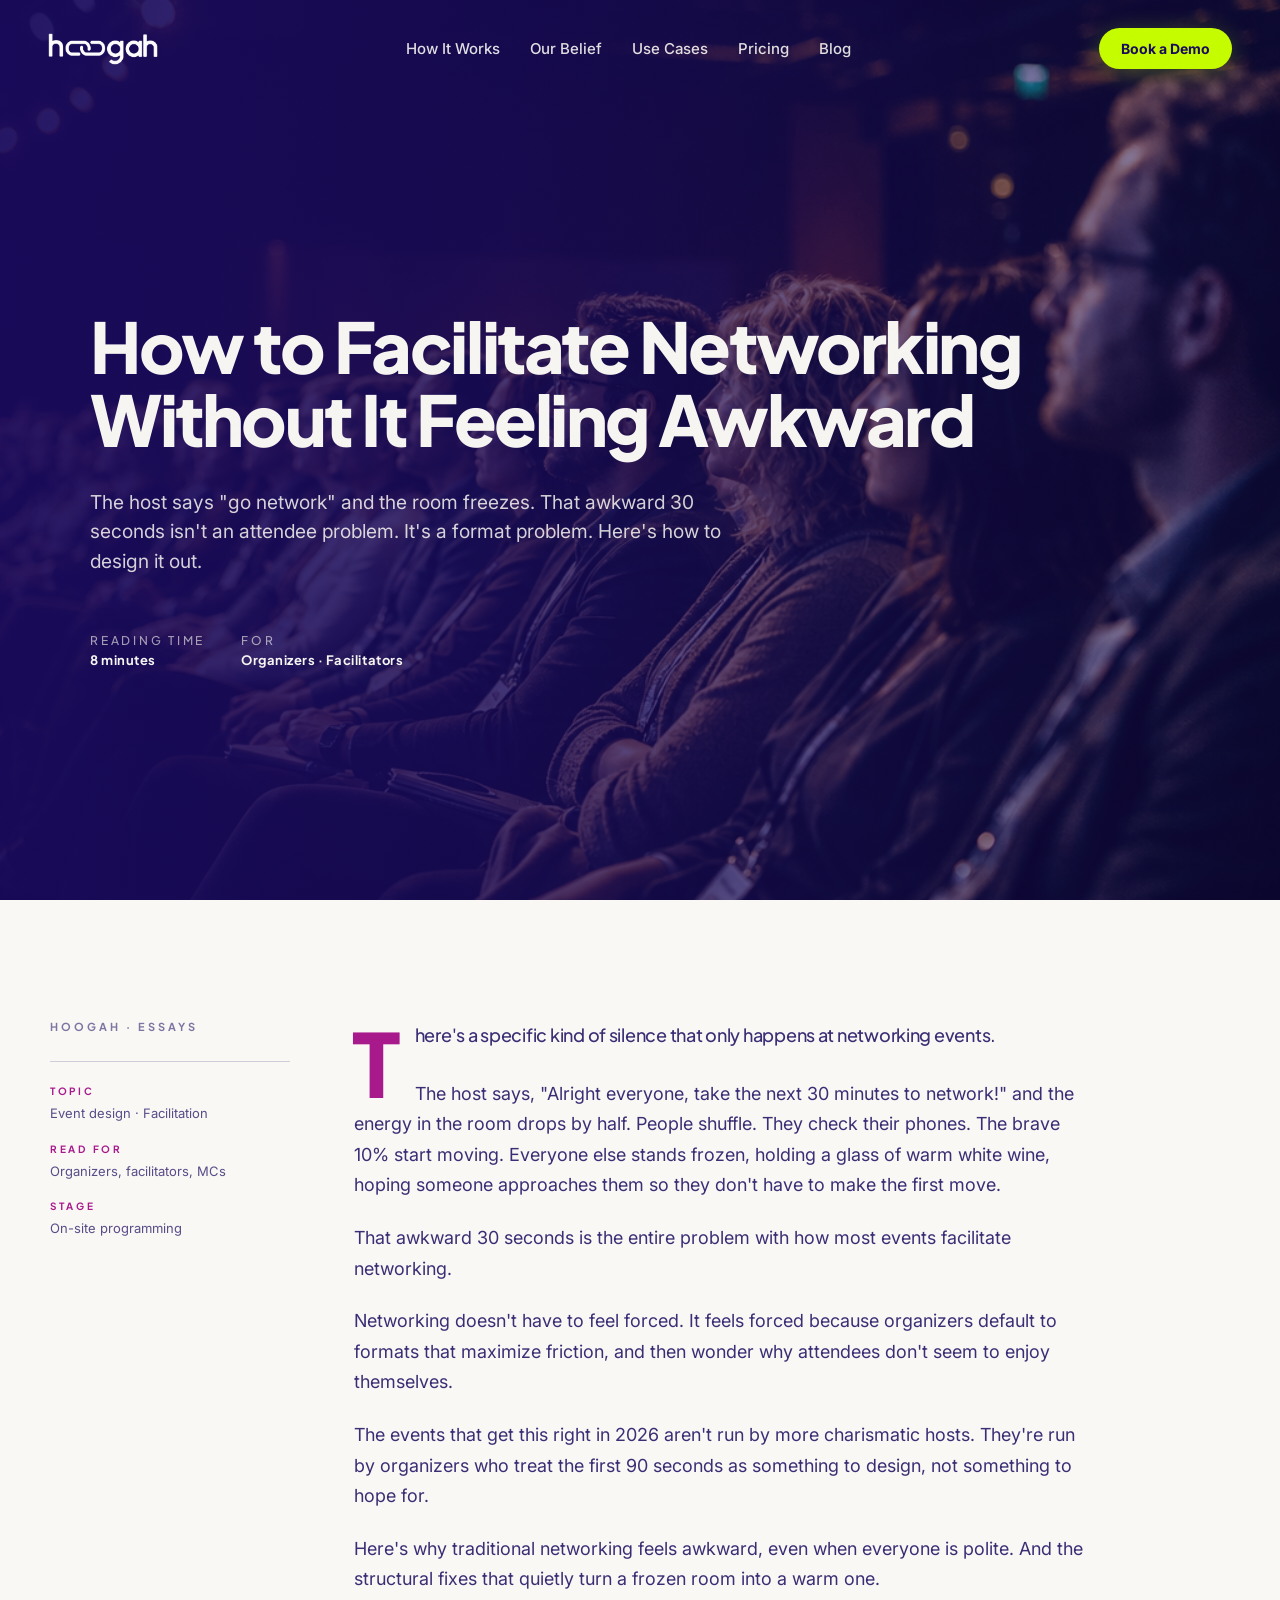
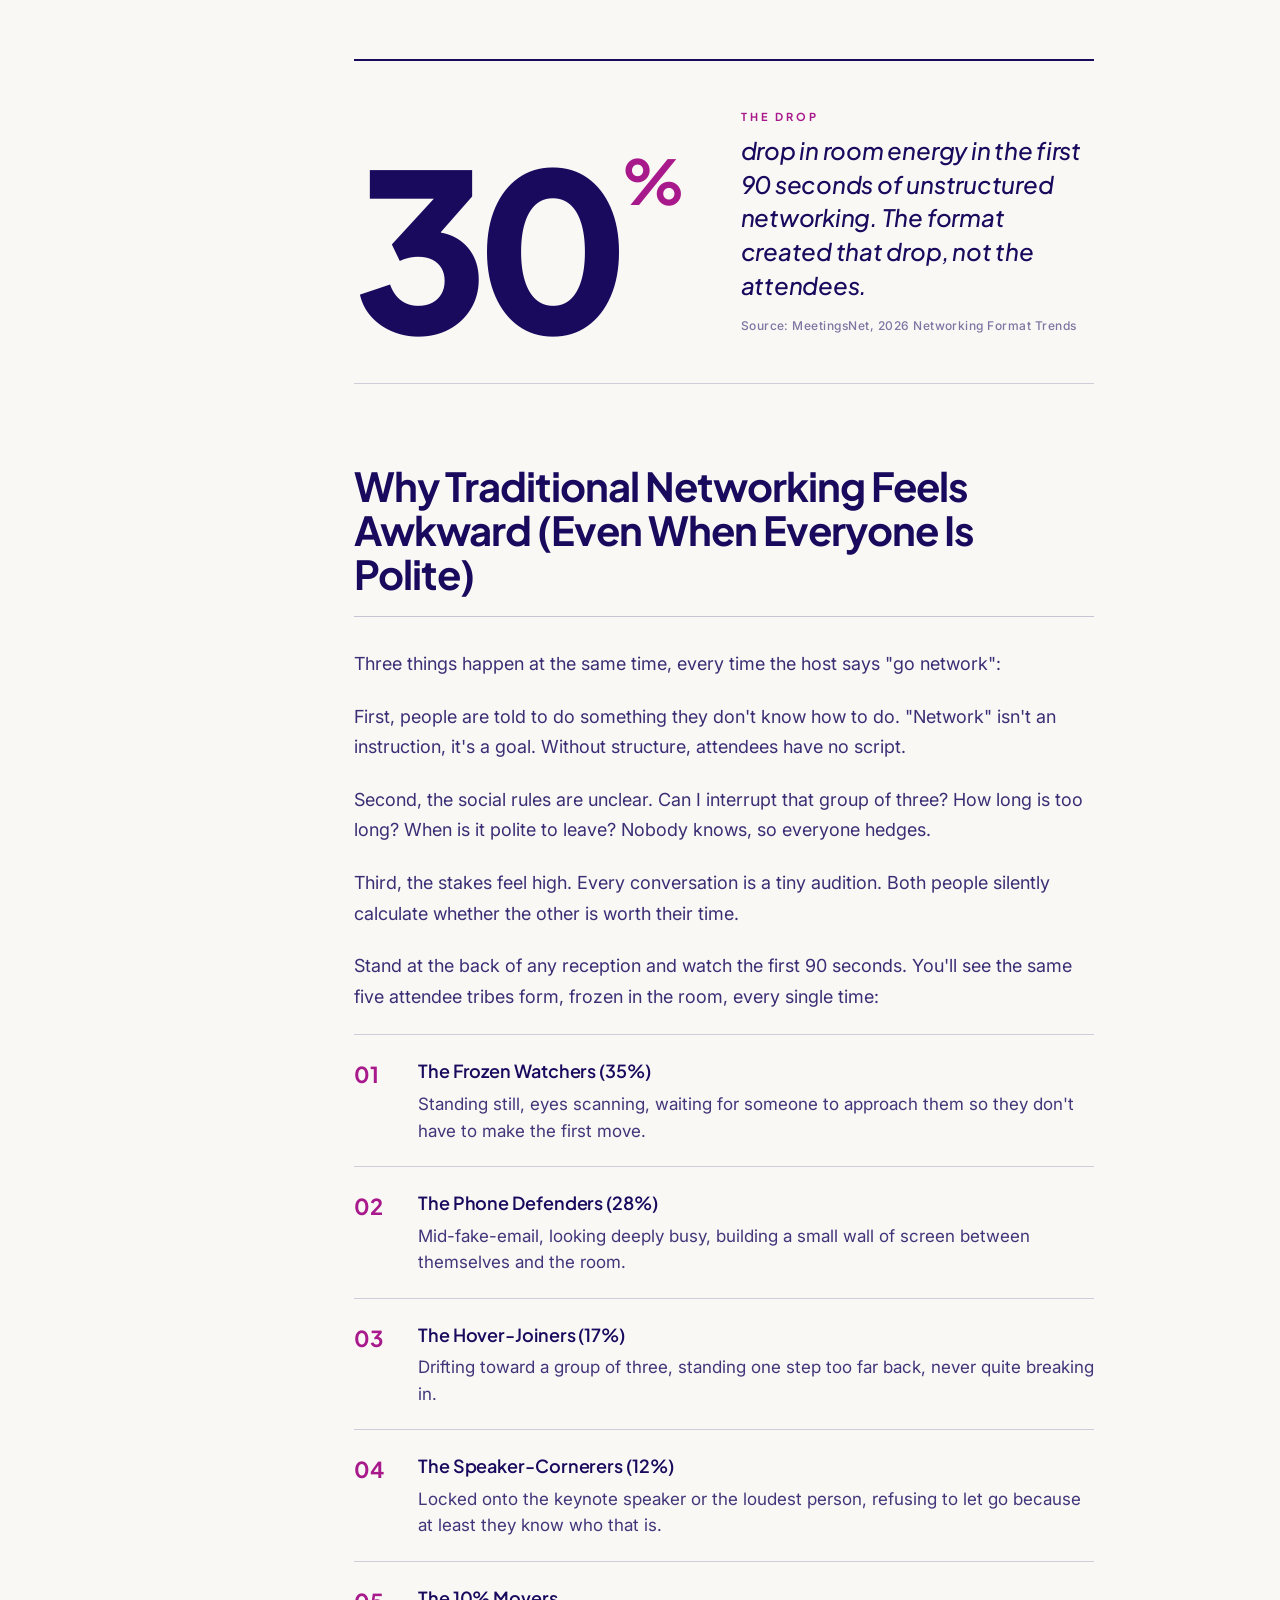
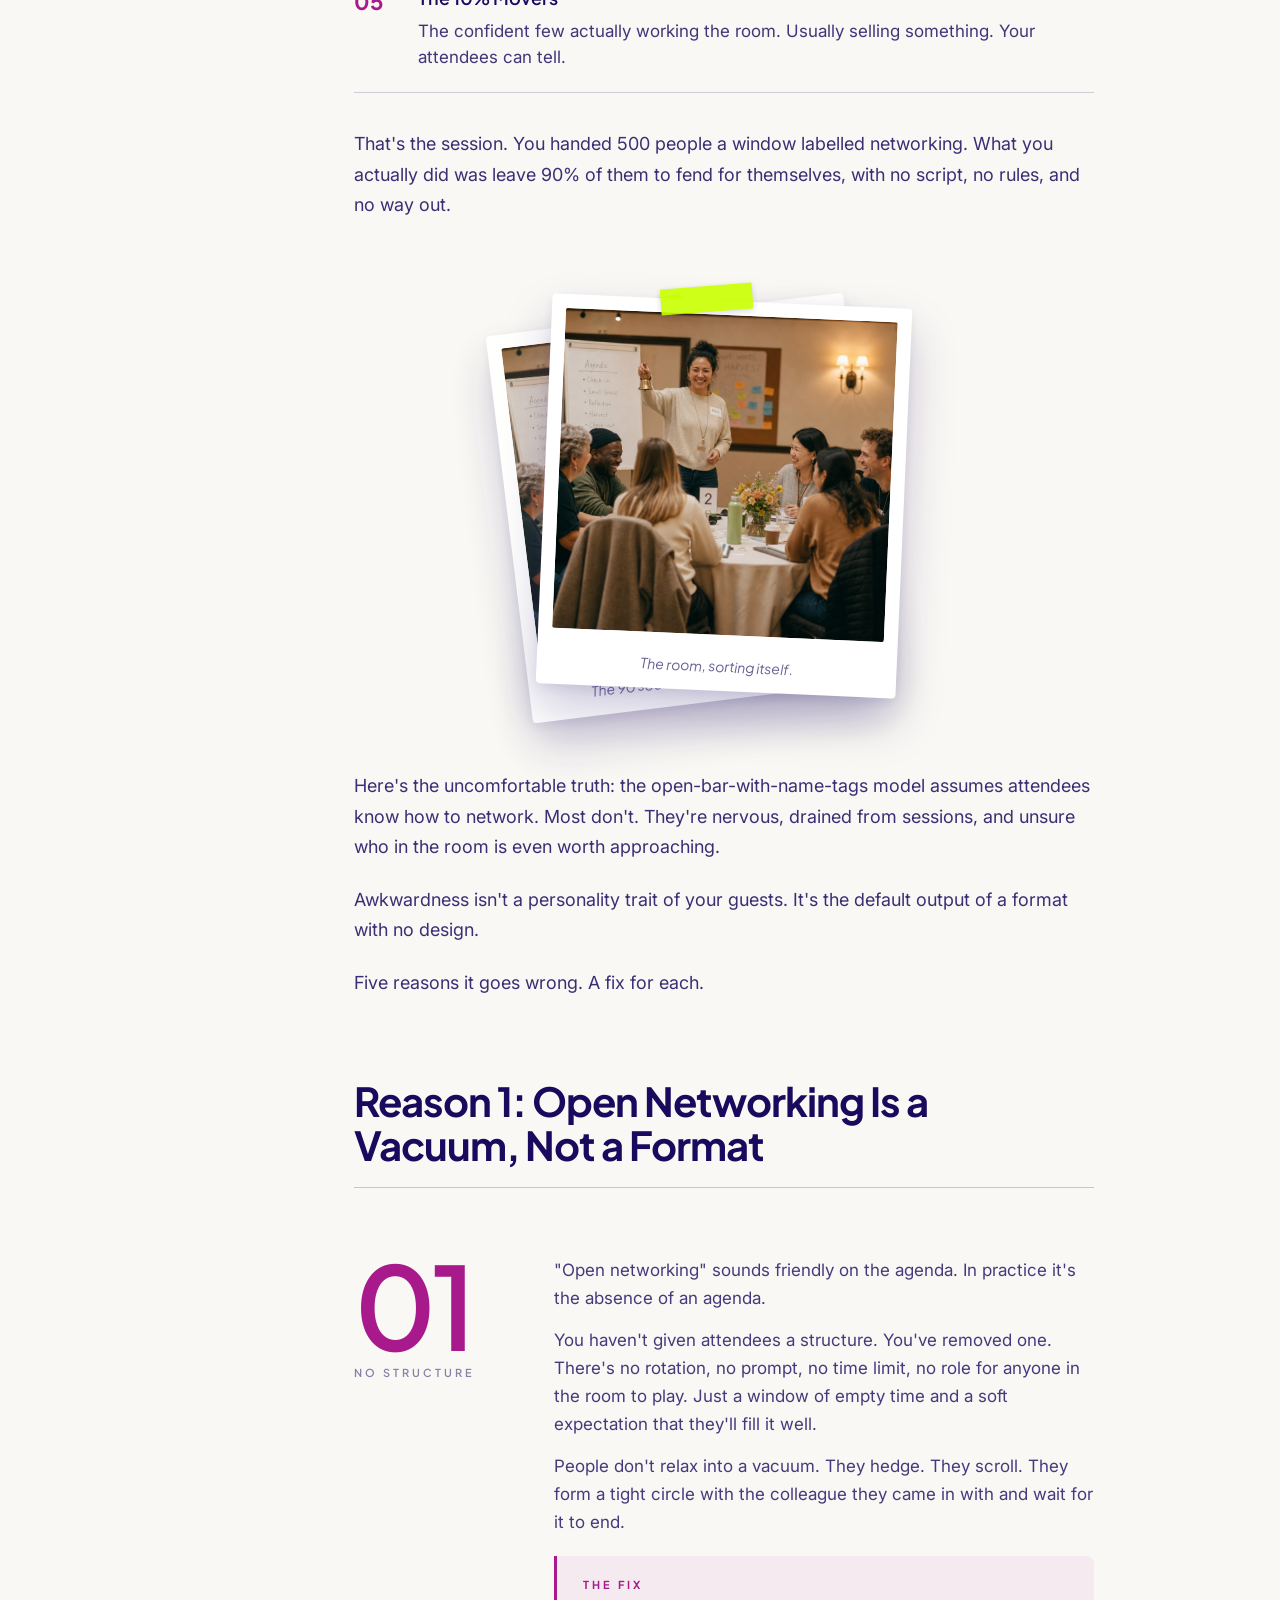
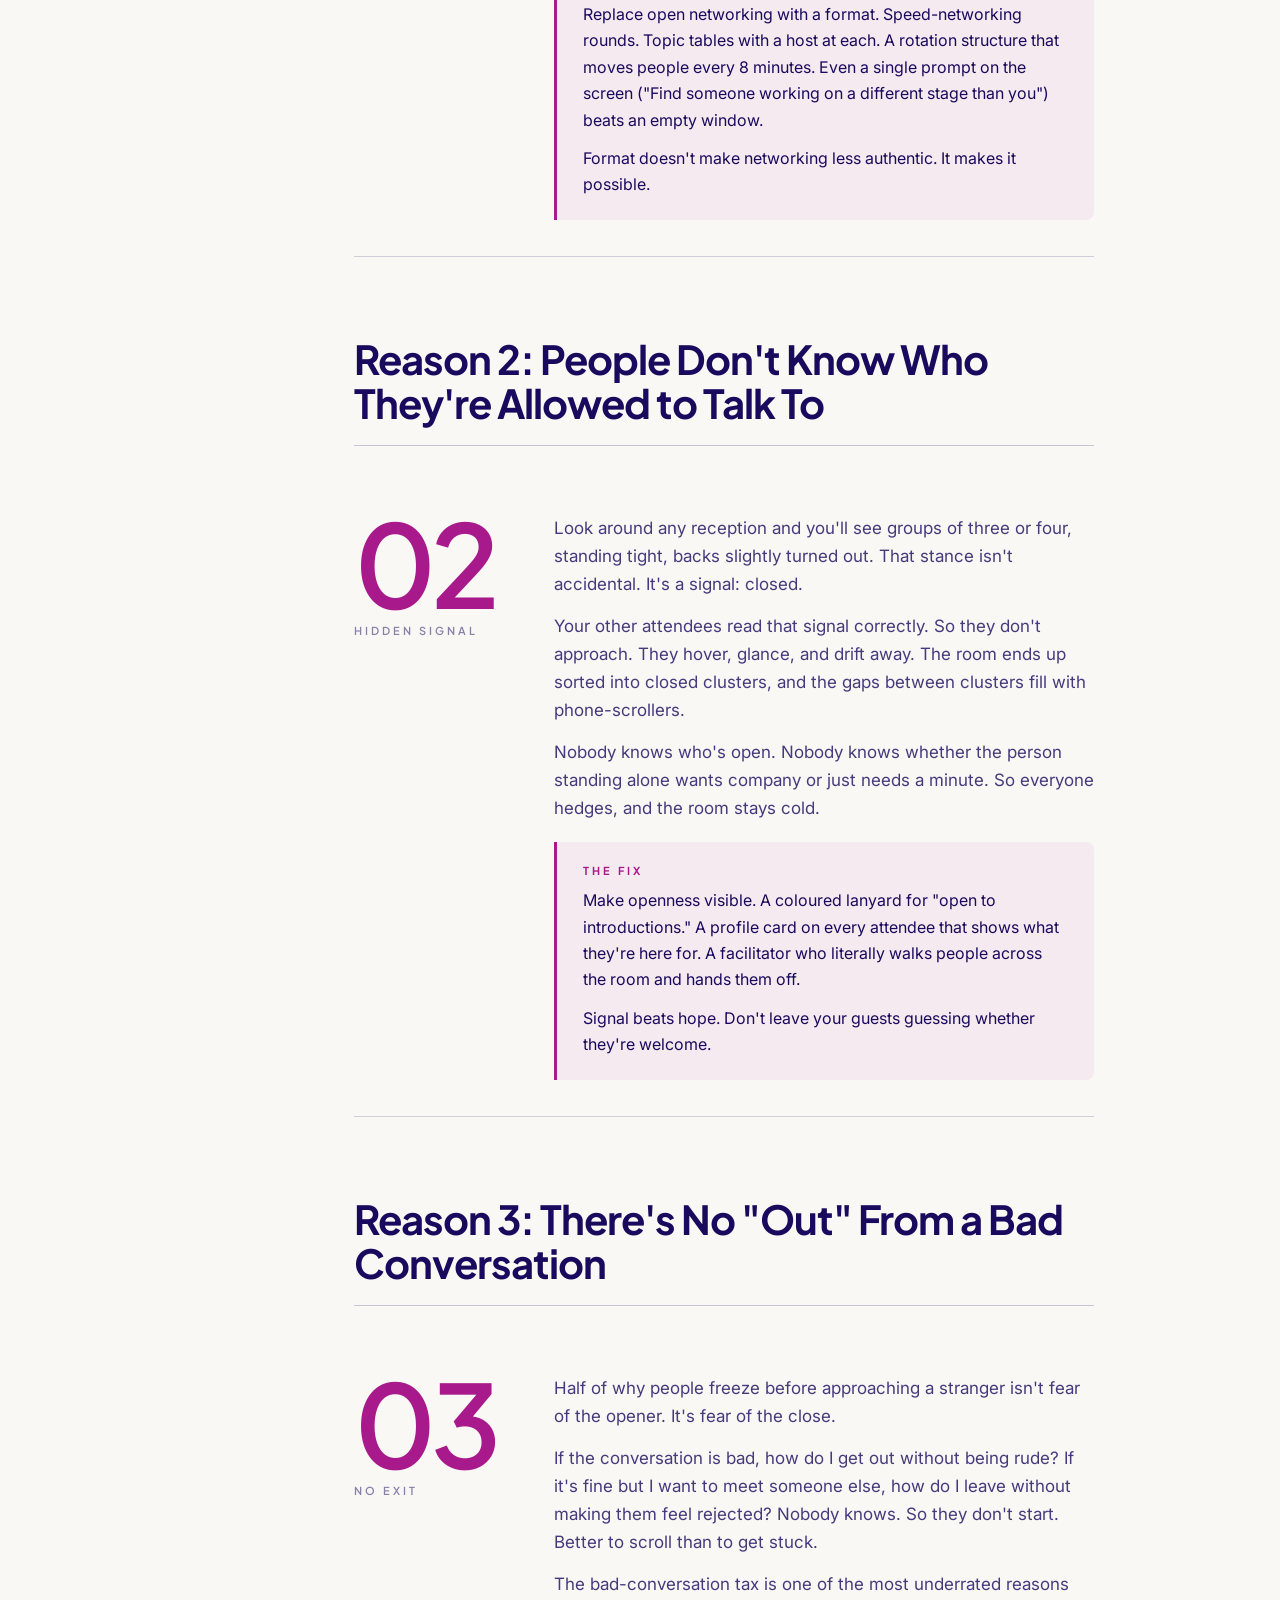
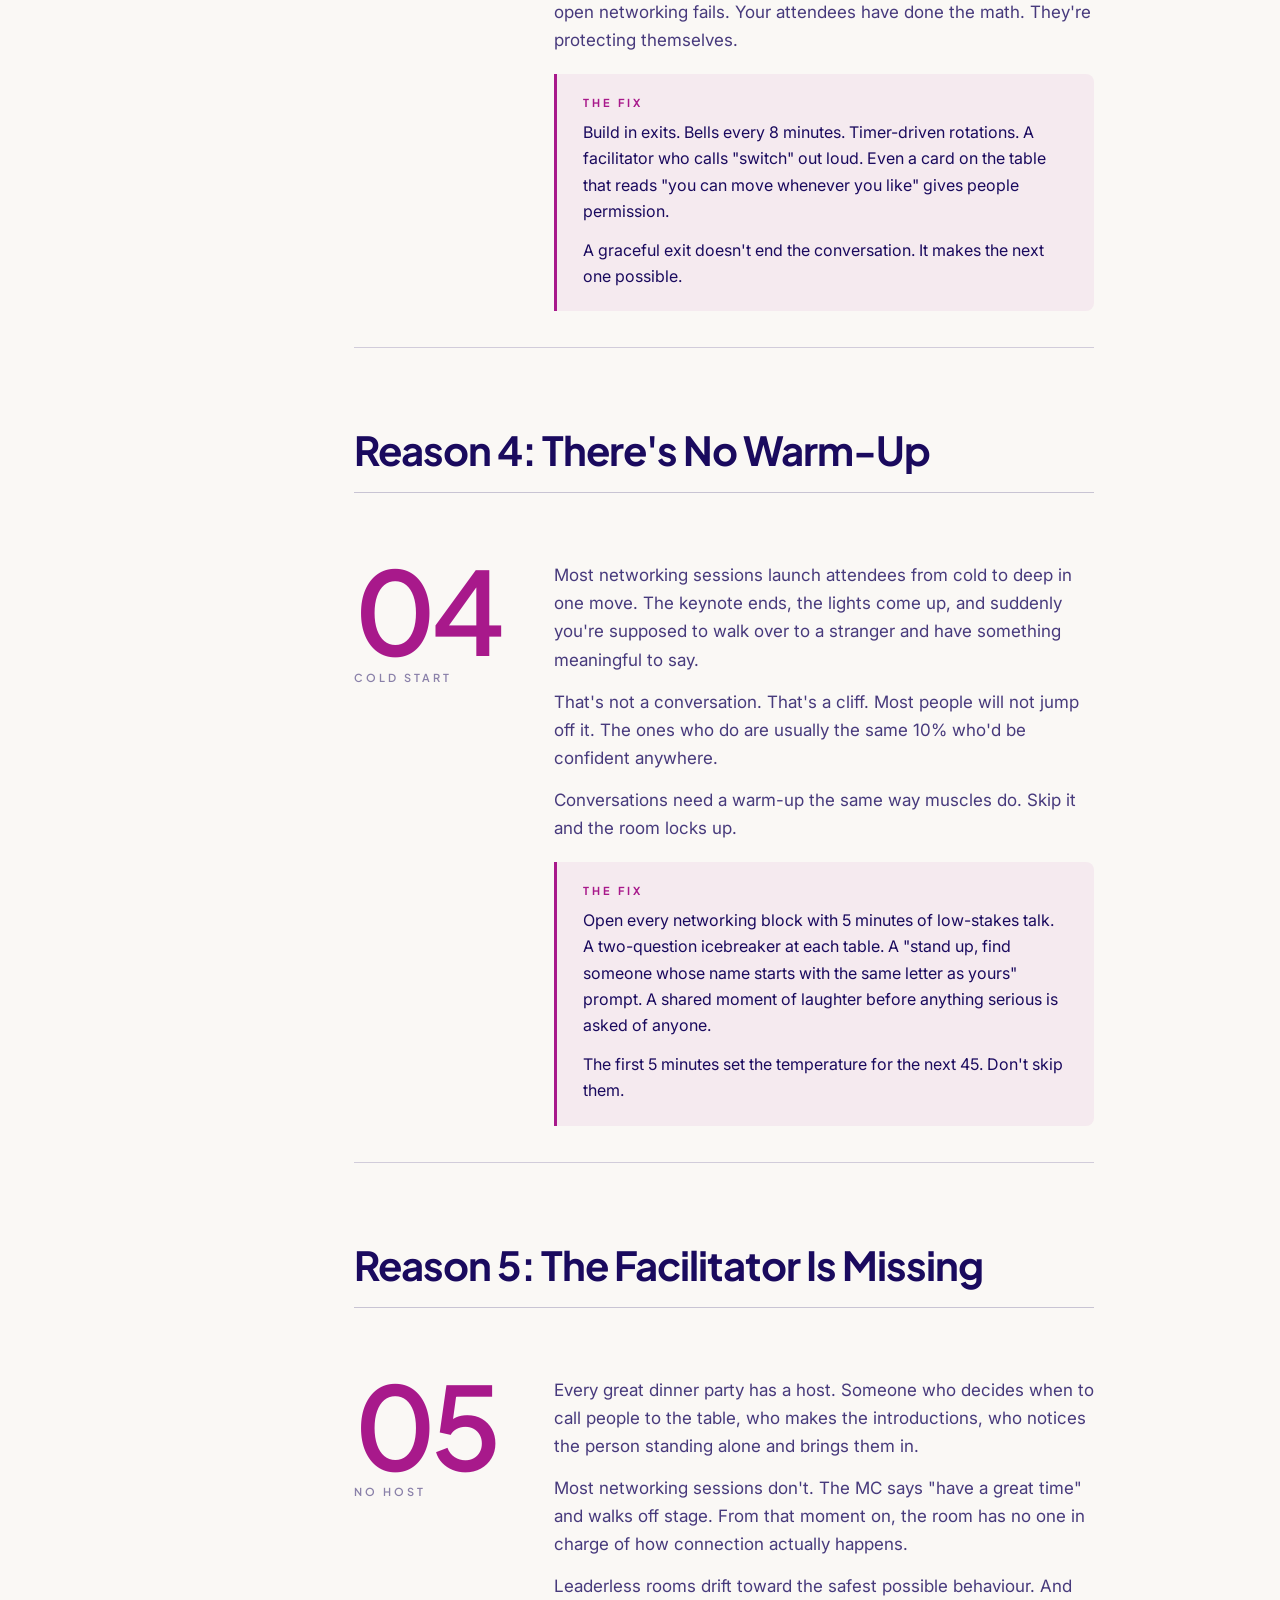
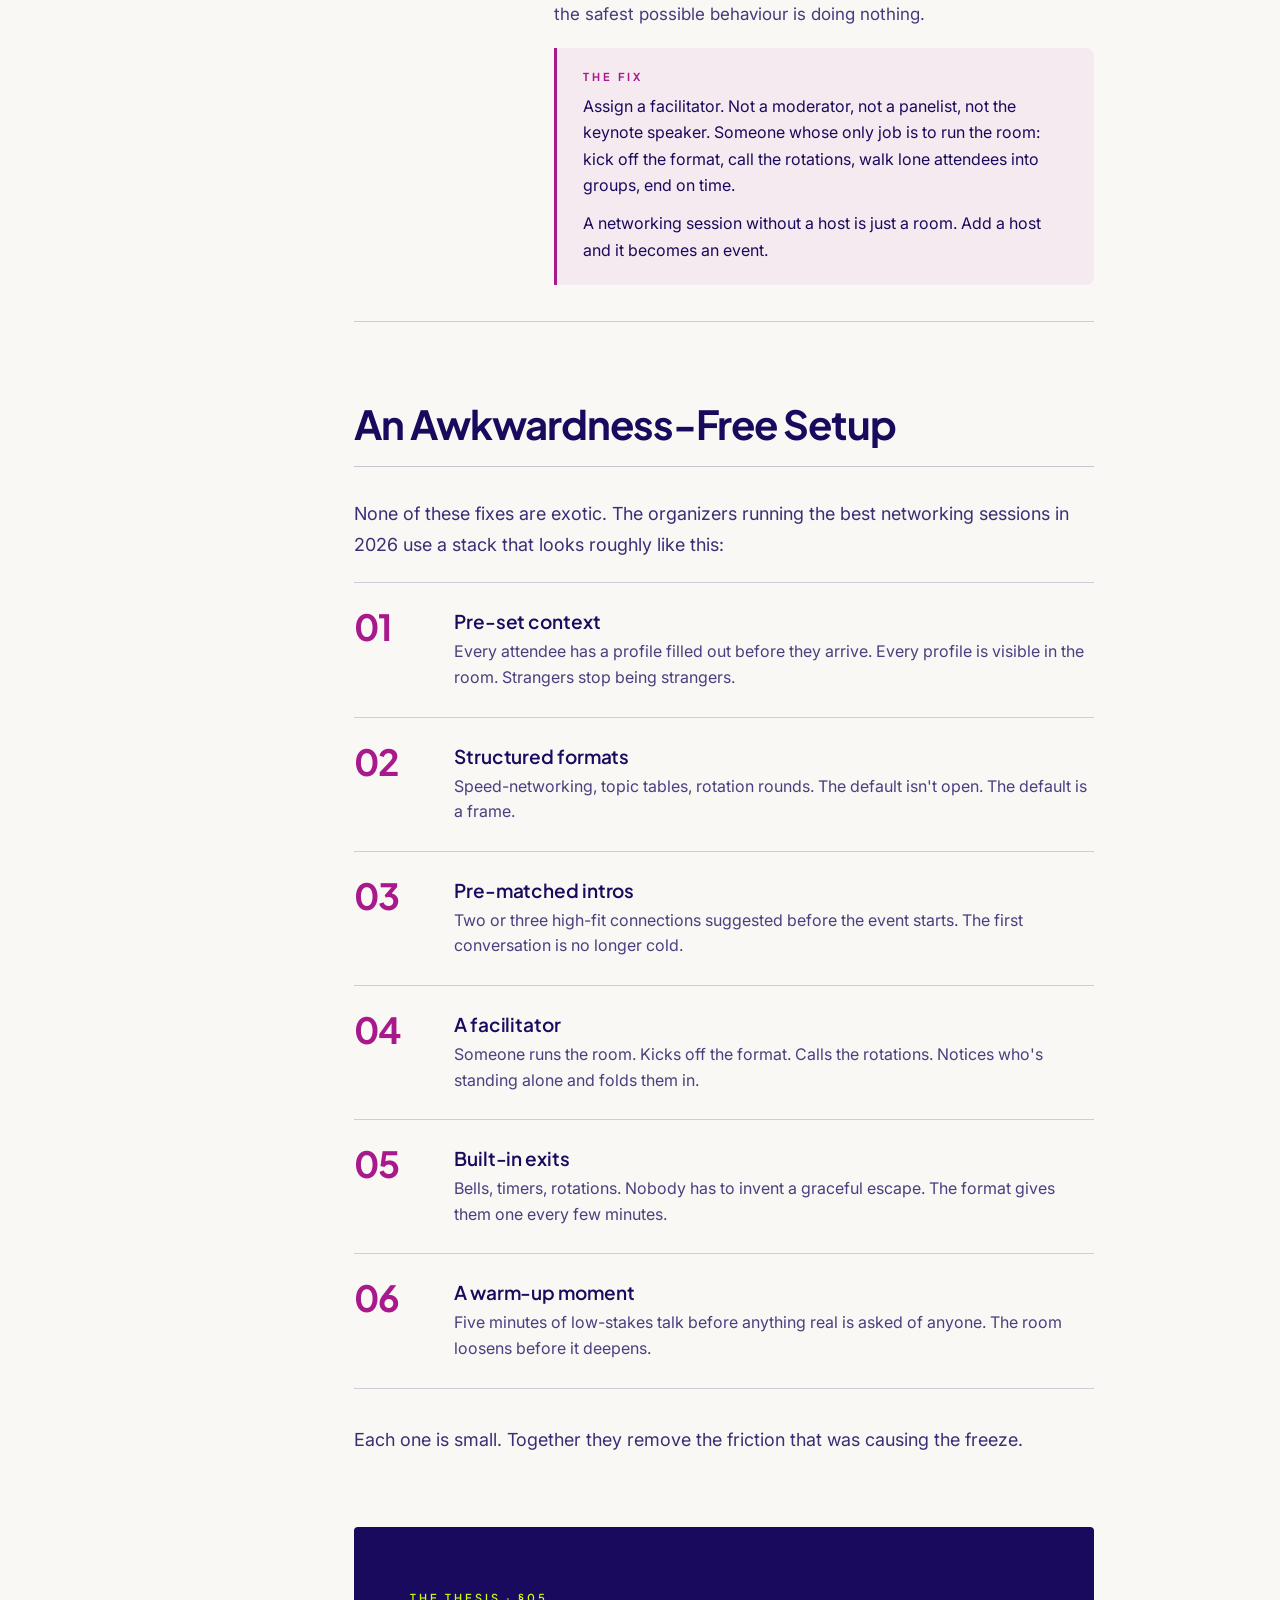
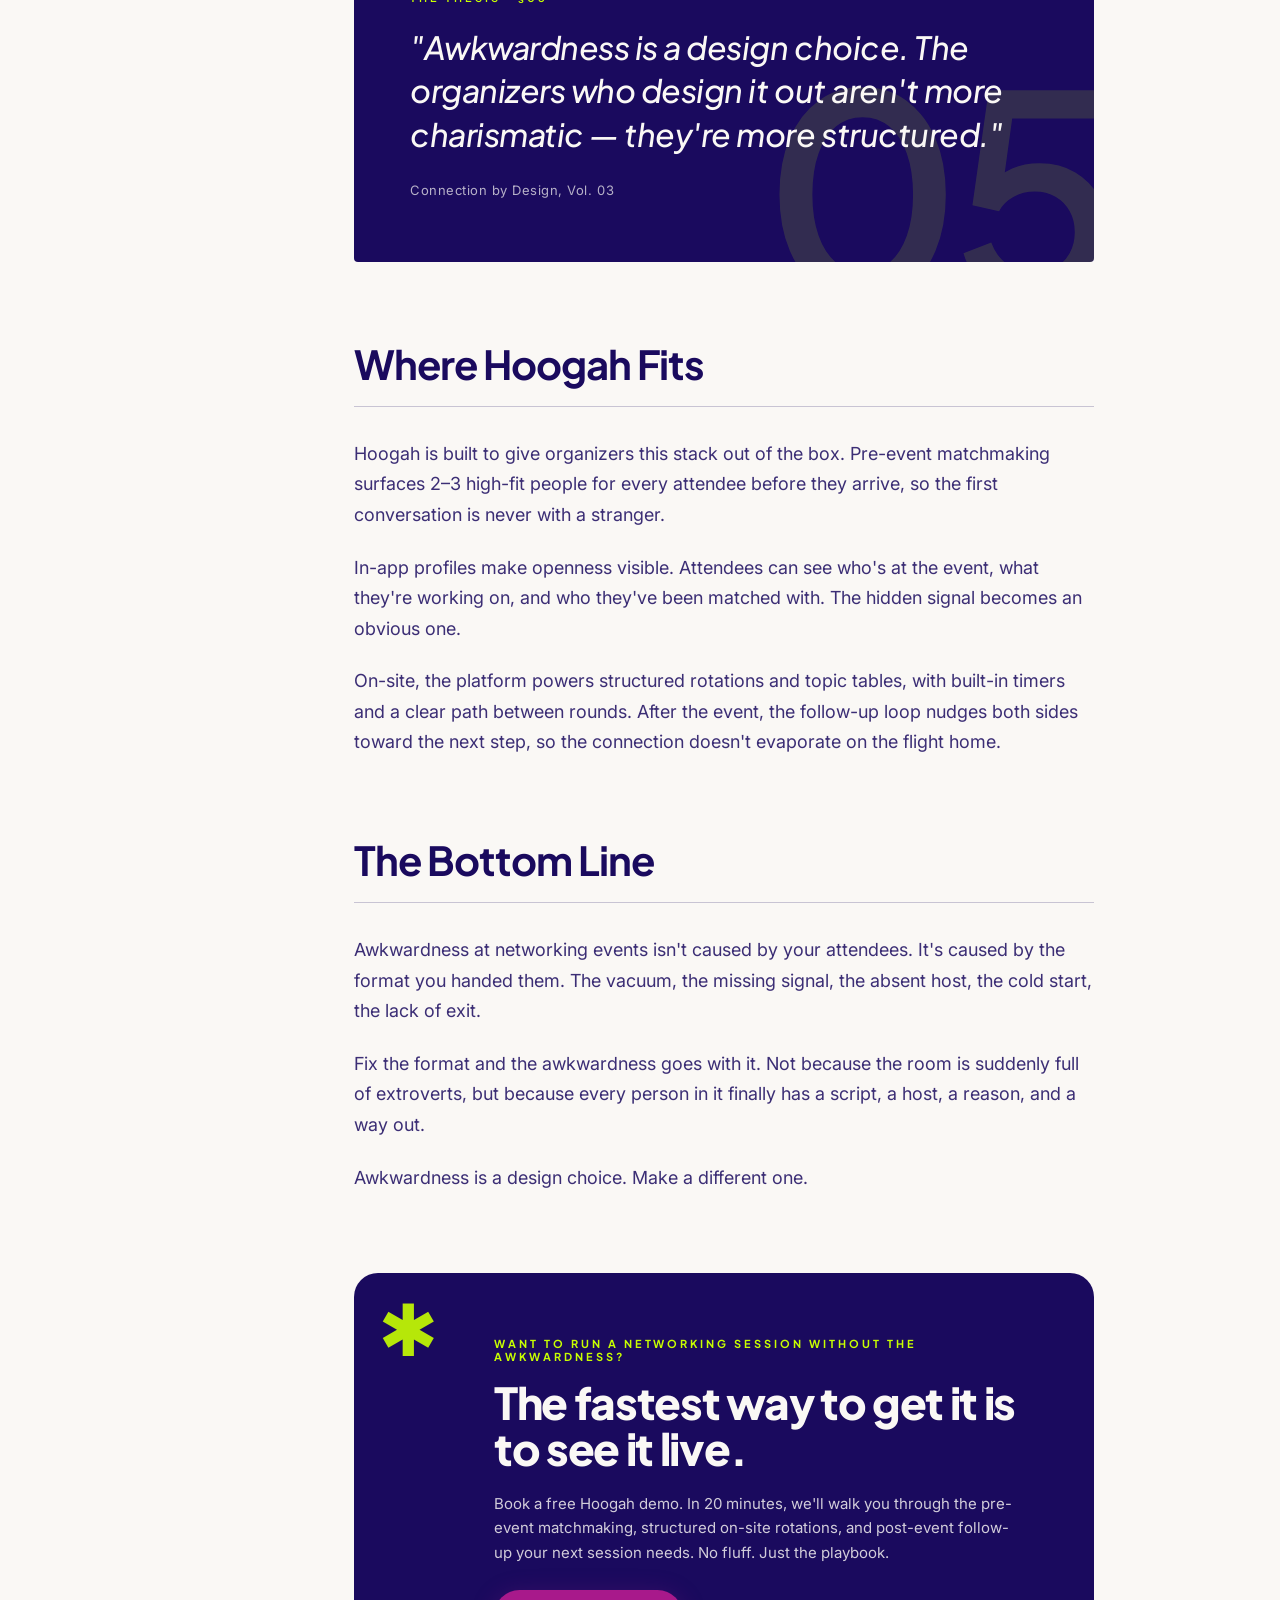
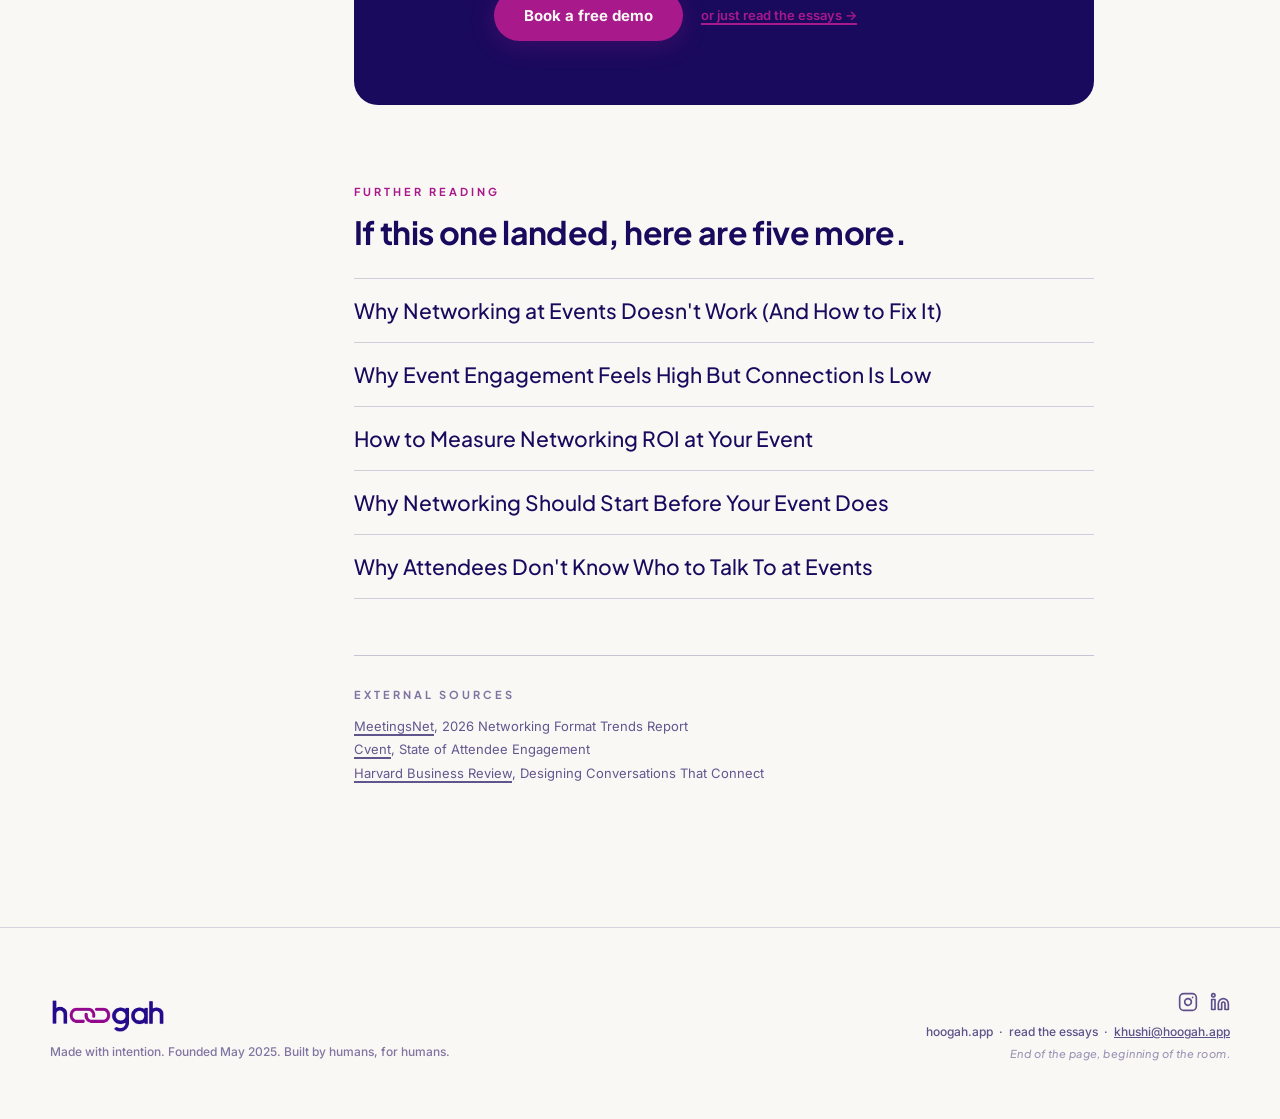
<file: blog-drafts/blog-3-facilitate-networking-without-awkwardness.html>
<!doctype html>
<html lang="en">
<head>
<meta charset="utf-8">
<meta name="viewport" content="width=device-width, initial-scale=1">
<title>How to Facilitate Networking Events Without the Awkwardness | Hoogah</title>
<link rel="canonical" href="https://hoogah.com/blog/facilitate-networking-events">
<meta name="description" content="Traditional networking formats feel forced and awkward. Here's how to facilitate networking events that feel natural, and build real connection in 2026.">
<link rel="preconnect" href="https://fonts.googleapis.com">
<link rel="preconnect" href="https://fonts.gstatic.com" crossorigin>
<link href="https://fonts.googleapis.com/css2?family=Inter:wght@400;500;600;700&family=Plus+Jakarta+Sans:wght@400;500;600;700;800&display=swap" rel="stylesheet">
<style>
  :root {
    --cream: #faf8f5;
    --navy: #1a0a5e;
    --magenta: #a8198b;
    --lime: #c8ff00;
    --font-body: 'Inter', system-ui, sans-serif;
    --font-display: 'Plus Jakarta Sans', system-ui, sans-serif;
  }
  *, *::before, *::after { box-sizing: border-box; }
  html { scroll-behavior: smooth; }
  body {
    margin: 0; background: var(--cream); color: var(--navy);
    font-family: var(--font-body); -webkit-font-smoothing: antialiased;
    text-rendering: optimizeLegibility;
  }
  a { color: inherit; }
  img { display: block; max-width: 100%; }
  ::selection { background: var(--lime); color: var(--navy); }

  /* Premium grain — fixed overlay, blends with everything */
  .grain { position: fixed; inset: 0; pointer-events: none; z-index: 999; opacity: .045; mix-blend-mode: multiply;
    background-image: url("data:image/svg+xml;utf8,<svg viewBox='0 0 200 200' xmlns='http://www.w3.org/2000/svg'><filter id='n'><feTurbulence type='fractalNoise' baseFrequency='0.85' numOctaves='2' stitchTiles='stitch'/><feColorMatrix values='0 0 0 0 0  0 0 0 0 0  0 0 0 0 0  0 0 0 0.5 0'/></filter><rect width='100%' height='100%' filter='url(%23n)'/></svg>");
    background-size: 200px 200px;
  }

  /* Scroll progress bar */
  .read-progress { position: fixed; top: 0; left: 0; height: 3px; width: 0%; background: linear-gradient(90deg, var(--lime) 0%, var(--magenta) 100%); z-index: 100; transition: width .1s linear; box-shadow: 0 0 12px rgba(200,255,0,.5); }

  /* ===== NAV (dark, sticky) ===== */
  .nav {
    position: fixed; top: 0; inset-inline: 0; z-index: 50;
    transition: background .3s ease, box-shadow .3s ease, transform .3s ease;
  }
  .nav.scrolled {
    background: rgba(26,10,94,.85); backdrop-filter: blur(10px);
    box-shadow: 0 4px 24px rgba(0,0,0,.25);
  }
  .nav-row { max-width: 1440px; margin: 0 auto; padding: 16px 20px; display: flex; align-items: center; justify-content: space-between; }
  .nav-brand { display: block; line-height: 0; }
  .nav-brand img { display: block; height: 26px; width: auto; }
  @media (min-width: 1024px) { .nav-brand img { height: 32px; } }
  .nav-links { display: none; gap: 30px; }
  .nav-links a { color: rgba(250,248,245,.9); text-decoration: none; font-size: 15px; font-weight: 500; transition: color .2s; }
  .nav-links a:hover { color: var(--lime); }
  .nav-cta { background: var(--lime); color: var(--navy); padding: 12px 22px; border-radius: 999px; font-weight: 700; font-size: 14px; border: 0; cursor: pointer; transition: transform .3s, box-shadow .3s; box-shadow: 0 4px 24px rgba(200,255,0,.25); font-family: var(--font-body); }
  .nav-cta:hover { transform: translateY(-3px); box-shadow: 0 12px 40px rgba(200,255,0,.35); filter: brightness(.96); }
  @media (min-width: 1024px) { .nav-row { padding: 28px 48px; } .nav-links { display: flex; } }

  /* Mobile hamburger (decorative, matches preview) */
  .nav-burger { display: inline-flex; align-items: center; justify-content: center; height: 40px; width: 40px; border-radius: 999px; border: 1px solid rgba(250,248,245,.3); background: transparent; cursor: pointer; transition: background .2s; position: relative; z-index: 80; }
  .nav-burger:hover { background: rgba(250,248,245,.1); }
  .nav-burger span { display: block; width: 18px; height: 1.5px; background: var(--cream); position: relative; transition: background-color .15s ease; }
  .nav-burger span::before, .nav-burger span::after { content: ''; position: absolute; left: 0; width: 18px; height: 1.5px; background: var(--cream); transition: transform .3s cubic-bezier(.4,0,.2,1), top .3s cubic-bezier(.4,0,.2,1); }
  .nav-burger span::before { top: -6px; } .nav-burger span::after { top: 6px; }
  .nav-burger.is-open span { background-color: transparent; }
  .nav-burger.is-open span::before { top: 0; transform: rotate(45deg); }
  .nav-burger.is-open span::after { top: 0; transform: rotate(-45deg); }
  @media (min-width: 1024px) { .nav-burger { display: none; } }

  /* Mobile/tablet drawer (dark, matches preview Nav.tsx) */
  .nav-drawer-root { position: fixed; inset: 0; z-index: 70; pointer-events: none; visibility: hidden; }
  .nav-drawer-root.is-open { pointer-events: auto; visibility: visible; }
  .nav-drawer-backdrop { position: absolute; inset: 0; background: rgba(26,10,94,.6); opacity: 0; transition: opacity .3s ease-out; }
  .nav-drawer-root.is-open .nav-drawer-backdrop { opacity: 1; }
  .nav-drawer { position: absolute; top: 0; left: 0; height: 100svh; width: 270px; max-width: 85vw; background: var(--navy); box-shadow: 16px 0 40px rgba(0,0,0,.25); padding: 80px 16px 32px; display: flex; flex-direction: column; transform: translateX(-100%); transition: transform .4s ease-out; }
  .nav-drawer-root.is-open .nav-drawer { transform: translateX(0); }
  @media (min-width: 640px) { .nav-drawer { padding: 96px 24px 32px; } }
  .nav-drawer a.link { display: block; padding: 10px 0; border-bottom: 1px solid rgba(250,248,245,.1); font-family: var(--font-display); font-weight: 600; font-size: 15px; color: var(--cream); text-decoration: none; transition: color .2s; }
  @media (min-width: 640px) { .nav-drawer a.link { padding: 16px 0; font-size: 20px; } }
  .nav-drawer a.link:hover { color: var(--lime); }
  .nav-drawer .drawer-cta { margin-top: 16px; align-self: flex-start; background: var(--lime); color: var(--navy); border: 0; cursor: pointer; padding: 10px 20px; border-radius: 999px; font-family: var(--font-body); font-weight: 700; font-size: 13px; box-shadow: 0 4px 24px rgba(200,255,0,.25); transition: transform .3s, box-shadow .3s; }
  @media (min-width: 640px) { .nav-drawer .drawer-cta { margin-top: 24px; padding: 14px 28px; font-size: 15px; } }
  .nav-drawer .drawer-cta:hover { transform: translateY(-3px); box-shadow: 0 12px 40px rgba(200,255,0,.35); }
  body.drawer-open { overflow: hidden; }
  .nav-cta.mobile-hide { display: none; }
  @media (min-width: 1024px) { .nav-cta.mobile-hide { display: inline-flex; } }
  .nav-right { display: flex; align-items: center; gap: 12px; }

  /* ===== HERO (dark navy photo) ===== */
  .hero { position: relative; isolation: isolate; overflow: hidden; min-height: 100svh; background: var(--navy); color: var(--cream); padding: 130px 20px 80px; display: flex; align-items: center; }
  .hero::before {
    content: ''; position: absolute; inset: 0; z-index: -2;
    background-image: url('images/blog-hero-3.png');
    background-size: cover; background-position: center;
  }
  .hero::after {
    content: ''; position: absolute; inset: 0; z-index: -1;
    background: linear-gradient(95deg, rgba(26,10,94,.95) 0%, rgba(26,10,94,.82) 38%, rgba(26,10,94,.55) 75%, rgba(26,10,94,.42) 100%);
  }
  .hero-inner { max-width: 1100px; margin: 0 auto; width: 100%; }
  .hero-eyebrow { display: inline-flex; align-items: center; gap: 14px; font-family: var(--font-display); font-size: 12px; font-weight: 600; letter-spacing: .27em; text-transform: uppercase; color: var(--lime); }
  .hero-eyebrow::before { content: ''; width: 36px; height: 1px; background: var(--lime); }
  .hero h1 {
    margin: 28px 0 0;
    font-family: var(--font-display); font-weight: 800;
    font-size: 70px; line-height: 1.04; letter-spacing: -.035em;
    max-width: 980px;
  }
  .hero h1 em { font-style: normal; color: inherit; position: relative; display: inline-block; z-index: 1; }
  .hero h1 em::after { display: none; }
  .hero-sub {
    margin: 32px 0 0; max-width: 660px;
    font-size: clamp(17px, 1.5vw, 21px); line-height: 1.55;
    color: rgba(250,248,245,.85);
  }
  .hero-meta {
    margin-top: 56px; display: flex; flex-wrap: wrap; gap: 36px;
    font-family: var(--font-display); font-size: 12px; font-weight: 500;
    letter-spacing: .23em; text-transform: uppercase; color: rgba(250,248,245,.62);
  }
  .hero-meta strong { display: block; color: var(--cream); font-weight: 700; font-size: 13px; letter-spacing: .04em; text-transform: none; margin-top: 4px; }
  .hero-scroll {
    position: absolute; bottom: 28px; left: 50%; transform: translateX(-50%);
    font-family: var(--font-display); font-size: 11px; letter-spacing: .3em; text-transform: uppercase;
    color: rgba(250,248,245,.55);
    display: none; flex-direction: column; align-items: center; gap: 14px;
  }
  .hero-scroll::after { content: ''; width: 1px; height: 44px; background: linear-gradient(to bottom, rgba(250,248,245,.55), transparent); }

  /* Edition stamp — premium magazine ribbon top-right of hero */
  .edition-stamp { position: absolute; top: 110px; right: 28px; z-index: 5; display: none; }
  @media (min-width: 1024px) { .edition-stamp { display: flex; flex-direction: column; align-items: flex-end; gap: 8px; top: 140px; right: 48px; } }
  .edition-stamp .seal { width: 88px; height: 88px; border-radius: 50%; border: 1.5px solid rgba(200,255,0,.55); display: flex; flex-direction: column; align-items: center; justify-content: center; transform: rotate(8deg); position: relative; backdrop-filter: blur(4px); background: rgba(26,10,94,.18); }
  .edition-stamp .seal::before { content: ''; position: absolute; inset: 6px; border-radius: 50%; border: 1px dashed rgba(200,255,0,.32); }
  .edition-stamp .seal .top { font-family: var(--font-display); font-size: 9px; font-weight: 700; letter-spacing: .28em; color: var(--lime); text-transform: uppercase; }
  .edition-stamp .seal .mid { font-family: var(--font-display); font-size: 26px; font-weight: 800; color: var(--cream); line-height: 1; margin-top: 2px; letter-spacing: -.03em; }
  .edition-stamp .seal .bot { font-family: var(--font-display); font-size: 8px; font-weight: 600; letter-spacing: .28em; color: rgba(250,248,245,.65); text-transform: uppercase; margin-top: 4px; }

  /* ===== ARTICLE ===== */
  .article { background: var(--cream); padding: 80px 20px; }
  @media (min-width: 1024px) { .article { padding: 120px 48px; } }
  .article-grid { max-width: 1180px; margin: 0 auto; display: grid; grid-template-columns: 1fr; gap: 48px; }
  @media (min-width: 1024px) { .article-grid { grid-template-columns: 240px minmax(0, 1fr); gap: 64px; } }

  /* SIDEBAR */
  .sidebar-inner { position: sticky; top: 120px; }
  .sidebar .label { font-family: var(--font-display); font-size: 11px; font-weight: 700; letter-spacing: .27em; text-transform: uppercase; color: rgba(26,10,94,.55); }
  .sidebar h4 { margin: 14px 0 0; font-family: var(--font-display); font-size: 15px; font-weight: 600; color: var(--navy); font-style: italic; letter-spacing: -.005em; }
  .sidebar-meta { margin-top: 28px; padding-top: 22px; border-top: 1px solid rgba(26,10,94,.18); display: flex; flex-direction: column; gap: 18px; font-family: var(--font-body); font-size: 13px; color: rgba(26,10,94,.72); line-height: 1.5; }
  .sidebar-meta b { display: block; font-family: var(--font-display); font-size: 10px; font-weight: 700; letter-spacing: .27em; text-transform: uppercase; color: var(--magenta); margin-bottom: 5px; }

  /* PROSE */
  .prose { max-width: 740px; }
  .prose > * { margin: 0 0 22px; }
  .prose p { font-size: 18px; line-height: 1.7; color: rgba(26,10,94,.85); }
  .prose p strong { color: var(--navy); font-weight: 600; }
  .prose a { color: var(--magenta); text-decoration: underline; text-underline-offset: 3px; text-decoration-thickness: 1.5px; }
  .lede {
    font-family: var(--font-display); font-weight: 500;
    font-size: clamp(22px, 2.4vw, 28px); line-height: 1.4;
    color: var(--navy); letter-spacing: -.015em;
    margin-bottom: 28px !important;
  }
  .lede::first-letter {
    float: left;
    font-family: var(--font-display); font-weight: 800;
    font-size: 88px; line-height: .85;
    margin: 6px 14px 0 -2px;
    color: var(--magenta);
  }

  /* SECTION HEAD */
  .section-head {
    margin-top: 80px; margin-bottom: 32px;
    display: flex; align-items: flex-end; justify-content: space-between; gap: 24px;
    border-bottom: 1px solid rgba(26,10,94,.22); padding-bottom: 20px;
    max-width: 740px;
  }
  .section-head h2 {
    font-family: var(--font-display); font-weight: 700;
    font-size: clamp(28px, 3.4vw, 40px); line-height: 1.1; letter-spacing: -.025em;
    color: var(--navy); margin: 0;
  }
  .section-head .sigil {
    font-family: var(--font-display); font-size: 11px; font-weight: 600;
    letter-spacing: .27em; text-transform: uppercase; color: rgba(26,10,94,.5);
    white-space: nowrap;
  }

  /* REASON CARD */
  .reason {
    display: grid; grid-template-columns: 1fr; gap: 24px;
    padding: 36px 0; border-bottom: 1px solid rgba(26,10,94,.18);
    max-width: 940px;
  }
  @media (min-width: 768px) { .reason { grid-template-columns: 160px minmax(0, 1fr); gap: 40px; } }
  .reason-num { display: flex; align-items: baseline; gap: 12px; }
  @media (min-width: 768px) { .reason-num { display: block; } }
  .reason-num .big {
    font-family: var(--font-display); font-weight: 600;
    font-size: clamp(76px, 9vw, 116px); line-height: .85;
    letter-spacing: -.04em; color: var(--magenta);
  }
  .reason-num .meta {
    margin-top: 12px;
    font-family: var(--font-display); font-size: 11px; font-weight: 600;
    letter-spacing: .27em; text-transform: uppercase; color: rgba(26,10,94,.5);
  }
  .reason-body h3 {
    margin: 0 0 16px;
    font-family: var(--font-display); font-weight: 700;
    font-size: clamp(22px, 2.4vw, 30px); line-height: 1.2; letter-spacing: -.02em;
    color: var(--navy);
  }
  .reason-body p { margin: 0 0 14px; font-size: 17px; line-height: 1.65; color: rgba(26,10,94,.8); }
  .reason-body .fix {
    margin-top: 20px; padding: 22px 26px;
    background: rgba(168,25,139,.06); border-left: 3px solid var(--magenta);
    border-radius: 0 8px 8px 0;
  }
  .reason-body .fix b {
    display: block; font-family: var(--font-display); font-size: 11px; letter-spacing: .27em;
    text-transform: uppercase; color: var(--magenta); font-weight: 700; margin-bottom: 10px;
  }
  .reason-body .fix p { margin: 0; font-size: 16px; line-height: 1.65; color: var(--navy); }
  .reason-body .fix p + p { margin-top: 12px; }

  /* TRIBES LIST */
  .tribes { margin: 0; padding: 0; list-style: none; max-width: 740px; }
  .tribes li {
    counter-increment: tribe;
    padding: 22px 0 22px 64px;
    border-top: 1px solid rgba(26,10,94,.18);
    position: relative; font-size: 17px; line-height: 1.55; color: rgba(26,10,94,.82);
  }
  .tribes li:last-child { border-bottom: 1px solid rgba(26,10,94,.18); }
  .tribes li::before {
    content: counter(tribe, decimal-leading-zero);
    position: absolute; left: 0; top: 22px;
    font-family: var(--font-display); font-weight: 700; font-size: 22px;
    color: var(--magenta); letter-spacing: -.02em;
  }
  .tribes b {
    display: block; font-family: var(--font-display); font-weight: 600;
    font-size: 18px; color: var(--navy); margin-bottom: 6px; letter-spacing: -.005em;
  }

  /* POLAROID — stacked premium variant */
  .polaroid-wrap { margin: 64px auto; display: flex; justify-content: center; max-width: 740px; position: relative; }
  .polaroid {
    position: relative; padding: 14px 14px 56px;
    background: #fff; box-shadow: 0 24px 48px rgba(26,10,94,.22), 0 4px 12px rgba(26,10,94,.08);
    max-width: 360px; border-radius: 4px;
  }
  .polaroid::before {
    content: ''; position: absolute; top: -14px; left: 30%; width: 92px; height: 26px;
    background: var(--lime); opacity: .9; transform: rotate(-7deg);
    box-shadow: 0 2px 6px rgba(26,10,94,.18);
  }
  .polaroid img { width: 100%; height: 320px; object-fit: cover; border-radius: 2px; }
  .polaroid figcaption {
    position: absolute; bottom: 16px; left: 0; right: 0; text-align: center;
    font-family: var(--font-display); font-style: italic; font-size: 14px;
    color: rgba(26,10,94,.65);
  }
  .polaroid-stack { position: relative; }
  .polaroid-stack .polaroid.back {
    position: absolute; top: 12px; left: -36px; transform: rotate(-7deg); opacity: .9;
    z-index: 0;
  }
  .polaroid-stack .polaroid.front { transform: rotate(2.5deg); z-index: 1; }
  @media (max-width: 640px) {
    .polaroid-stack .polaroid.back { display: none; }
    .polaroid-stack .polaroid.front { transform: rotate(-1.5deg); }
  }

  /* STAT FIGURE — huge editorial number */
  .stat-figure { margin: 64px 0; padding: 48px 0; border-top: 2px solid var(--navy); border-bottom: 1px solid rgba(26,10,94,.18); display: grid; grid-template-columns: 1fr; gap: 24px; align-items: end; max-width: 940px; }
  @media (min-width: 768px) { .stat-figure { grid-template-columns: minmax(0, auto) minmax(0, 1fr); gap: 56px; } }
  .stat-figure .num {
    font-family: var(--font-display); font-weight: 800;
    font-size: clamp(120px, 18vw, 220px); line-height: .82; letter-spacing: -.06em;
    color: var(--navy); position: relative; display: inline-block;
  }
  .stat-figure .num sup { font-size: 28%; font-weight: 700; vertical-align: top; margin-left: 4px; color: var(--magenta); letter-spacing: 0; }
  .stat-figure .num::after { content: ''; position: absolute; left: 0; right: 12%; bottom: 8px; height: 16px; background: var(--lime); z-index: -1; opacity: .85; }
  .stat-figure .caption {
    font-family: var(--font-display); font-style: italic; font-weight: 500;
    font-size: clamp(18px, 2vw, 24px); line-height: 1.4; color: var(--navy);
    max-width: 480px; letter-spacing: -.01em;
  }
  .stat-figure .caption b { display: block; margin-bottom: 10px; font-family: var(--font-display); font-style: normal; font-weight: 700; font-size: 11px; letter-spacing: .27em; text-transform: uppercase; color: var(--magenta); }
  .stat-figure .caption .src { display: block; margin-top: 16px; font-family: var(--font-body); font-style: normal; font-size: 12px; letter-spacing: .04em; color: rgba(26,10,94,.55); }

  /* CHAPTER ORNAMENT — between major sections */
  .chapter-mark { margin: 56px 0 32px; display: flex; align-items: center; justify-content: center; gap: 14px; }
  .chapter-mark::before, .chapter-mark::after { content: ''; flex: 1; max-width: 80px; height: 1px; background: rgba(26,10,94,.2); }
  .chapter-mark span { font-family: var(--font-display); font-size: 18px; color: var(--magenta); letter-spacing: .3em; }

  /* AUTHOR SIGNOFF — end-of-essay editorial close */
  .signoff { margin-top: 72px; padding: 36px 0 24px; border-top: 2px solid var(--navy); display: grid; grid-template-columns: 1fr; gap: 24px; max-width: 740px; }
  @media (min-width: 640px) { .signoff { grid-template-columns: 88px minmax(0, 1fr); gap: 28px; align-items: start; } }
  .signoff .avatar {
    width: 88px; height: 88px; border-radius: 50%; overflow: hidden;
    background: var(--navy); position: relative;
    box-shadow: 0 8px 24px rgba(26,10,94,.18);
  }
  .signoff .avatar img { width: 100%; height: 100%; object-fit: cover; }
  .signoff .end-mark { font-family: var(--font-display); font-size: 22px; color: var(--magenta); letter-spacing: .4em; margin-bottom: 18px; }
  .signoff .end-mark::before { content: '✱  ✱  ✱'; }
  .signoff h4 { margin: 0 0 6px; font-family: var(--font-display); font-weight: 700; font-size: 18px; color: var(--navy); letter-spacing: -.01em; }
  .signoff .role { font-family: var(--font-display); font-size: 11px; font-weight: 700; letter-spacing: .26em; text-transform: uppercase; color: var(--magenta); margin: 0 0 14px; }
  .signoff .bio { font-family: var(--font-body); font-size: 14px; line-height: 1.6; color: rgba(26,10,94,.75); margin: 0; max-width: 560px; }
  .signoff .signature { margin-top: 14px; font-family: var(--font-display); font-style: italic; font-size: 18px; color: var(--navy); letter-spacing: -.01em; }

  /* PULLQUOTE (Beliefs #05 style — navy block w/ giant lime numeral) */
  .pullquote {
    margin: 72px 0 60px; padding: 52px 36px;
    background: var(--navy); color: var(--cream); border-radius: 4px;
    position: relative; overflow: hidden; max-width: 940px;
  }
  @media (min-width: 768px) { .pullquote { padding: 64px 56px; } }
  .pullquote::before {
    content: '05'; position: absolute; right: -18px; bottom: -42px;
    font-family: var(--font-display); font-weight: 600;
    font-size: 280px; line-height: .85; color: var(--lime); opacity: .14;
    letter-spacing: -.04em;
  }
  .pullquote .tag {
    font-family: var(--font-display); font-size: 11px; font-weight: 600;
    letter-spacing: .27em; text-transform: uppercase; color: var(--lime);
    margin-bottom: 22px;
  }
  .pullquote p {
    margin: 0; font-family: var(--font-display); font-style: italic; font-weight: 500;
    font-size: clamp(22px, 2.6vw, 32px); line-height: 1.35; letter-spacing: -.015em;
    max-width: 700px; color: var(--cream); position: relative; z-index: 1;
  }
  .pullquote cite {
    display: block; margin-top: 26px; font-style: normal;
    font-family: var(--font-body); font-size: 13px; letter-spacing: .04em;
    color: rgba(250,248,245,.7);
  }

  /* STACK LIST */
  .stack-list { margin: 0; padding: 0; list-style: none; counter-reset: stack; max-width: 940px; }
  .stack-list li {
    counter-increment: stack;
    display: grid; grid-template-columns: 76px 1fr; gap: 24px; align-items: start;
    padding: 26px 0; border-top: 1px solid rgba(26,10,94,.18);
  }
  .stack-list li:last-child { border-bottom: 1px solid rgba(26,10,94,.18); }
  .stack-list li::before {
    content: counter(stack, decimal-leading-zero);
    font-family: var(--font-display); font-weight: 700;
    font-size: 36px; line-height: 1; color: var(--magenta); letter-spacing: -.03em;
  }
  .stack-list .body b {
    display: block; font-family: var(--font-display); font-weight: 600;
    font-size: 19px; color: var(--navy); margin-bottom: 6px; letter-spacing: -.005em;
  }
  .stack-list .body p { margin: 0; font-size: 16px; line-height: 1.6; color: rgba(26,10,94,.78); }

  /* HOOGAH INVITATION (Beliefs final block style) */
  .invitation {
    margin-top: 80px; padding: 52px 28px;
    background: var(--navy); color: var(--cream); border-radius: 24px;
    position: relative; overflow: hidden; max-width: 980px;
  }
  @media (min-width: 768px) { .invitation { padding: 64px 56px; } }
  .invitation::before {
    content: '✱'; position: absolute; top: 18px; left: 24px;
    font-family: var(--font-display); font-size: 72px; line-height: 1; color: rgba(200,255,0,.9);
  }
  .invitation .tag { font-family: var(--font-display); font-size: 11px; font-weight: 700; letter-spacing: .27em; text-transform: uppercase; color: var(--lime); margin: 0 0 16px 84px; }
  .invitation h3 { margin: 0 0 20px 84px; font-family: var(--font-display); font-weight: 800; font-size: clamp(28px, 4vw, 44px); line-height: 1.05; letter-spacing: -.03em; max-width: 600px; }
  .invitation p { margin: 0 0 24px 84px; font-size: 15px; line-height: 1.65; color: rgba(250,248,245,.82); max-width: 520px; }
  .invitation .actions { margin-left: 84px; display: flex; flex-wrap: wrap; gap: 18px; align-items: center; }
  .btn-magenta {
    background: var(--magenta); color: var(--cream); border: 0; cursor: pointer;
    padding: 16px 30px; border-radius: 999px;
    font-family: var(--font-body); font-weight: 700; font-size: 15px;
    box-shadow: 0 4px 24px rgba(168,25,139,.25);
    transition: transform .3s, box-shadow .3s, filter .3s;
  }
  .btn-magenta:hover { transform: translateY(-3px); filter: brightness(1.08); box-shadow: 0 12px 40px rgba(168,25,139,.4); }
  .link-lime { color: var(--lime); font-family: var(--font-body); font-size: 13px; font-weight: 600; text-decoration: none; }
  .link-lime:hover { filter: brightness(1.1); }

  /* FURTHER READING */
  .further { margin-top: 80px; max-width: 740px; }
  .further .label { font-family: var(--font-display); font-size: 11px; font-weight: 700; letter-spacing: .27em; text-transform: uppercase; color: var(--magenta); margin-bottom: 14px; }
  .further h3 { margin: 0 0 26px; font-family: var(--font-display); font-weight: 700; font-size: clamp(24px, 3vw, 32px); letter-spacing: -.02em; color: var(--navy); }
  .further ul { list-style: none; padding: 0; margin: 0; }
  .further li {
    padding: 18px 0; border-top: 1px solid rgba(26,10,94,.18);
    font-family: var(--font-display); font-size: clamp(17px, 1.8vw, 21px); font-weight: 500;
    color: var(--navy); transition: color .25s, padding .25s; cursor: pointer;
    display: flex; align-items: center; justify-content: space-between; gap: 16px;
  }
  .further li:last-child { border-bottom: 1px solid rgba(26,10,94,.18); }
  .further li:hover { color: var(--magenta); padding-left: 8px; }
  .further li::after { content: '→'; color: var(--magenta); opacity: 0; transition: opacity .25s, transform .25s; }
  .further li:hover::after { opacity: 1; transform: translateX(4px); }

  /* SOURCES */
  .sources { margin-top: 56px; padding-top: 32px; border-top: 1px solid rgba(26,10,94,.22); max-width: 740px; }
  .sources .label { font-family: var(--font-display); font-size: 11px; font-weight: 700; letter-spacing: .27em; text-transform: uppercase; color: rgba(26,10,94,.55); margin-bottom: 14px; }
  .sources ul { list-style: none; padding: 0; margin: 0; }
  .sources li { font-size: 13px; line-height: 1.8; color: rgba(26,10,94,.68); font-family: var(--font-body); }

  /* FOOTER */
  .site-footer { background: var(--cream); padding: 30px 20px 30px; border-top: 1px solid rgba(26,10,94,.15); }
  .site-footer-inner { max-width: 1180px; margin: 0 auto; display: grid; grid-template-columns: 1fr; gap: 18px; align-items: end; }
  /* Tablet: 2-col same as desktop, padding stays at 30px */
  @media (min-width: 768px) { .site-footer-inner { grid-template-columns: 1fr 1fr; } .site-footer .right { text-align: right; } }
  /* Desktop: restore larger padding */
  @media (min-width: 1024px) { .site-footer { padding: 64px 20px 48px; } }
  .site-footer .brand img { display: block; height: 36px; width: auto; }
  .site-footer .meta { margin-top: 10px; font-size: 12px; font-weight: 500; color: rgba(26,10,94,.55); }
  .site-footer .right { font-size: 12px; font-weight: 500; color: rgba(26,10,94,.7); }
  .site-footer .end { margin-top: 8px; font-family: var(--font-display); font-style: italic; font-size: 11px; letter-spacing: .04em; color: rgba(26,10,94,.42); }
  .site-footer .socials { margin-bottom: 12px; display: flex; gap: 12px; }
  @media (min-width: 768px) { .site-footer .socials { justify-content: flex-end; } }
  .site-footer .socials a { color: rgba(26,10,94,.7); transition: color .2s; line-height: 0; }
  .site-footer .socials a:hover { color: var(--navy); }
  .site-footer .socials svg { width: 20px; height: 20px; }

  /* ===== MOBILE-ONLY PADDING/MARGIN TIGHTEN (<768px) ===== */
  @media (max-width: 767px) {
    .hero { padding: 30px 18px 30px; }
    .hero h1 { font-size: 40px; line-height: 1.06; }
    .hero-meta { margin-top: 36px; gap: 22px; }
    .article { padding: 48px 18px; }
    .article-grid { gap: 28px; }
    .section-head { margin-top: 48px; margin-bottom: 22px; padding-bottom: 16px; gap: 10px; flex-direction: column-reverse; align-items: flex-start; }
    .section-head .sigil { font-size: 10px; letter-spacing: .24em; }
    .reason { padding: 26px 0; gap: 16px; }
    .reason-body .fix { padding: 18px 20px; }
    .pullquote { margin: 48px 0 40px; padding: 36px 22px; }
    .pullquote::before { font-size: 180px; bottom: -28px; right: -12px; }
    .stack-list li { padding: 22px 0; gap: 18px; grid-template-columns: 60px 1fr; }
    .polaroid-wrap { margin: 36px auto; }
    .invitation { margin-top: 56px; padding: 36px 22px; }
    .invitation::before { font-size: 52px; left: 18px; top: 14px; }
    .invitation .tag,
    .invitation h3,
    .invitation p,
    .invitation .actions { margin-left: 64px; }
    .further { margin-top: 56px; }
    .sources { margin-top: 40px; padding-top: 26px; }
    .lede::first-letter { font-size: 64px; margin: 4px 10px 0 -2px; }
  }

  /* H1 + H2 tablet-only override (768–1023px) */
  @media (min-width: 768px) and (max-width: 1023px) {
    .hero { padding: 80px 20px 30px; min-height: auto; }
    .hero h1 { font-size: 44px; line-height: 1.06; }
    .section-head h2 { font-size: 34px; line-height: 1.1; }
  }

  /* Hide section sigils */
  .section-head .sigil { display: none; }
</style>
</head>
<body>

<div class="grain" aria-hidden="true"></div>
<div class="read-progress" id="read-progress" aria-hidden="true"></div>

<header class="nav" id="nav">
  <div class="nav-row">
    <a href="/" class="nav-brand" aria-label="Hoogah home">
      <img src="../public/images/brand/logo-white-tight.png" alt="Hoogah">
    </a>
    <nav class="nav-links">
      <a href="#how-it-works">How It Works</a>
      <a href="#origin">Our Belief</a>
      <a href="#use-cases">Use Cases</a>
      <a href="#pricing">Pricing</a>
      <a href="#blog">Blog</a>
    </nav>
    <div class="nav-right">
      <button class="nav-cta mobile-hide" type="button" onclick="window.location.href='mailto:khushi@hoogah.app?subject=Hoogah%20Demo'">Book a Demo</button>
      <button class="nav-burger" id="nav-burger" type="button" aria-label="Open menu" aria-expanded="false" aria-controls="nav-drawer"><span></span></button>
    </div>
  </div>
</header>

<div class="nav-drawer-root" id="nav-drawer-root" aria-hidden="true">
  <div class="nav-drawer-backdrop" id="nav-drawer-backdrop"></div>
  <aside class="nav-drawer" id="nav-drawer" role="dialog" aria-label="Site menu">
    <a href="#how-it-works" class="link">How It Works</a>
    <a href="#origin" class="link">Our Belief</a>
    <a href="#use-cases" class="link">Use Cases</a>
    <a href="#pricing" class="link">Pricing</a>
    <a href="#blog" class="link">Blog</a>
    <button class="drawer-cta" type="button" onclick="window.location.href='mailto:khushi@hoogah.app?subject=Hoogah%20Demo'">Book a Demo</button>
  </aside>
</div>

<section class="hero">
  <div class="hero-inner">
    <h1>How to Facilitate Networking <em>Without</em> It Feeling Awkward</h1>
    <p class="hero-sub">The host says "go network" and the room freezes. That awkward 30 seconds isn't an attendee problem. It's a format problem. Here's how to design it out.</p>
    <div class="hero-meta">
      <span>Reading time<strong>8 minutes</strong></span>
      <span>For<strong>Organizers · Facilitators</strong></span>
    </div>
  </div>
  <div class="hero-scroll">Scroll for the diagnosis</div>
</section>

<main class="article">
  <div class="article-grid">

    <aside class="sidebar">
      <div class="sidebar-inner">
        <div class="label">Hoogah · Essays</div>
        <div class="sidebar-meta">
          <div><b>Topic</b>Event design · Facilitation</div>
          <div><b>Read for</b>Organizers, facilitators, MCs</div>
          <div><b>Stage</b>On-site programming</div>
        </div>
      </div>
    </aside>

    <article class="prose">

      <p class="lede">There's a specific kind of silence that only happens at networking events.</p>

      <p>The host says, "Alright everyone, take the next 30 minutes to network!" and the energy in the room drops by half. People shuffle. They check their phones. The brave 10% start moving. Everyone else stands frozen, holding a glass of warm white wine, hoping someone approaches them so they don't have to make the first move.</p>

      <p>That awkward 30 seconds is the entire problem with how most events facilitate networking.</p>

      <p>Networking doesn't have to feel forced. It feels forced because organizers default to formats that maximize friction, and then wonder why attendees don't seem to enjoy themselves.</p>

      <p>The events that get this right in 2026 aren't run by more charismatic hosts. They're run by organizers who treat the first 90 seconds as something to design, not something to hope for.</p>

      <p>Here's why traditional networking feels awkward, even when everyone is polite. And the structural fixes that quietly turn a frozen room into a warm one.</p>

      <!-- STAT FIGURE -->
      <figure class="stat-figure">
        <div class="num">30<sup>%</sup></div>
        <figcaption class="caption">
          <b>The Drop</b>
          drop in room energy in the first 90 seconds of unstructured networking. The format created that drop, not the attendees.
          <span class="src">Source: MeetingsNet, 2026 Networking Format Trends</span>
        </figcaption>
      </figure>

      <!-- DIAGNOSIS -->
      <div class="section-head">
        <h2>Why Traditional Networking Feels Awkward (Even When Everyone Is Polite)</h2>
        <span class="sigil">§ 01 · Diagnosis</span>
      </div>

      <p>Three things happen at the same time, every time the host says "go network":</p>

      <p>First, people are told to do something they don't know how to do. "Network" isn't an instruction, it's a goal. Without structure, attendees have no script.</p>

      <p>Second, the social rules are unclear. Can I interrupt that group of three? How long is too long? When is it polite to leave? Nobody knows, so everyone hedges.</p>

      <p>Third, the stakes feel high. Every conversation is a tiny audition. Both people silently calculate whether the other is worth their time.</p>

      <p>Stand at the back of any reception and watch the first 90 seconds. You'll see the same five attendee tribes form, frozen in the room, every single time:</p>

      <ol class="tribes" style="counter-reset: tribe;">
        <li><b>The Frozen Watchers (35%)</b>Standing still, eyes scanning, waiting for someone to approach them so they don't have to make the first move.</li>
        <li><b>The Phone Defenders (28%)</b>Mid-fake-email, looking deeply busy, building a small wall of screen between themselves and the room.</li>
        <li><b>The Hover-Joiners (17%)</b>Drifting toward a group of three, standing one step too far back, never quite breaking in.</li>
        <li><b>The Speaker-Cornerers (12%)</b>Locked onto the keynote speaker or the loudest person, refusing to let go because at least they know who that is.</li>
        <li><b>The 10% Movers</b>The confident few actually working the room. Usually selling something. Your attendees can tell.</li>
      </ol>

      <p style="margin-top: 36px;">That's the session. You handed 500 people a window labelled networking. What you actually did was leave 90% of them to fend for themselves, with no script, no rules, and no way out.</p>

      <div class="polaroid-wrap">
        <div class="polaroid-stack">
          <figure class="polaroid back" aria-hidden="true">
            <img src="images/blog-img-3.png" alt="Attendees standing frozen at a networking reception">
            <figcaption>The 90 seconds nobody talks about.</figcaption>
          </figure>
          <figure class="polaroid front">
            <img src="images/blog-img-3.png" alt="Attendees standing frozen at a networking reception">
            <figcaption>The room, sorting itself.</figcaption>
          </figure>
        </div>
      </div>

      <p>Here's the uncomfortable truth: the open-bar-with-name-tags model assumes attendees know how to network. Most don't. They're nervous, drained from sessions, and unsure who in the room is even worth approaching.</p>

      <p>Awkwardness isn't a personality trait of your guests. It's the default output of a format with no design.</p>

      <p>Five reasons it goes wrong. A fix for each.</p>

      <!-- REASON 1 -->
      <div class="section-head">
        <h2>Reason 1: Open Networking Is a Vacuum, Not a Format</h2>
        <span class="sigil">§ 02 · Reason 01</span>
      </div>
      <div class="reason">
        <div class="reason-num"><div class="big">01</div><div class="meta">No Structure</div></div>
        <div class="reason-body">
          <p>"Open networking" sounds friendly on the agenda. In practice it's the absence of an agenda.</p>
          <p>You haven't given attendees a structure. You've removed one. There's no rotation, no prompt, no time limit, no role for anyone in the room to play. Just a window of empty time and a soft expectation that they'll fill it well.</p>
          <p>People don't relax into a vacuum. They hedge. They scroll. They form a tight circle with the colleague they came in with and wait for it to end.</p>
          <div class="fix">
            <b>The Fix</b>
            <p>Replace open networking with a format. Speed-networking rounds. Topic tables with a host at each. A rotation structure that moves people every 8 minutes. Even a single prompt on the screen ("Find someone working on a different stage than you") beats an empty window.</p>
            <p>Format doesn't make networking less authentic. It makes it possible.</p>
          </div>
        </div>
      </div>

      <!-- REASON 2 -->
      <div class="section-head">
        <h2>Reason 2: People Don't Know Who They're Allowed to Talk To</h2>
        <span class="sigil">§ 02 · Reason 02</span>
      </div>
      <div class="reason">
        <div class="reason-num"><div class="big">02</div><div class="meta">Hidden Signal</div></div>
        <div class="reason-body">
          <p>Look around any reception and you'll see groups of three or four, standing tight, backs slightly turned out. That stance isn't accidental. It's a signal: closed.</p>
          <p>Your other attendees read that signal correctly. So they don't approach. They hover, glance, and drift away. The room ends up sorted into closed clusters, and the gaps between clusters fill with phone-scrollers.</p>
          <p>Nobody knows who's open. Nobody knows whether the person standing alone wants company or just needs a minute. So everyone hedges, and the room stays cold.</p>
          <div class="fix">
            <b>The Fix</b>
            <p>Make openness visible. A coloured lanyard for "open to introductions." A profile card on every attendee that shows what they're here for. A facilitator who literally walks people across the room and hands them off.</p>
            <p>Signal beats hope. Don't leave your guests guessing whether they're welcome.</p>
          </div>
        </div>
      </div>

      <!-- REASON 3 -->
      <div class="section-head">
        <h2>Reason 3: There's No "Out" From a Bad Conversation</h2>
        <span class="sigil">§ 02 · Reason 03</span>
      </div>
      <div class="reason">
        <div class="reason-num"><div class="big">03</div><div class="meta">No Exit</div></div>
        <div class="reason-body">
          <p>Half of why people freeze before approaching a stranger isn't fear of the opener. It's fear of the close.</p>
          <p>If the conversation is bad, how do I get out without being rude? If it's fine but I want to meet someone else, how do I leave without making them feel rejected? Nobody knows. So they don't start. Better to scroll than to get stuck.</p>
          <p>The bad-conversation tax is one of the most underrated reasons open networking fails. Your attendees have done the math. They're protecting themselves.</p>
          <div class="fix">
            <b>The Fix</b>
            <p>Build in exits. Bells every 8 minutes. Timer-driven rotations. A facilitator who calls "switch" out loud. Even a card on the table that reads "you can move whenever you like" gives people permission.</p>
            <p>A graceful exit doesn't end the conversation. It makes the next one possible.</p>
          </div>
        </div>
      </div>

      <!-- REASON 4 -->
      <div class="section-head">
        <h2>Reason 4: There's No Warm-Up</h2>
        <span class="sigil">§ 02 · Reason 04</span>
      </div>
      <div class="reason">
        <div class="reason-num"><div class="big">04</div><div class="meta">Cold Start</div></div>
        <div class="reason-body">
          <p>Most networking sessions launch attendees from cold to deep in one move. The keynote ends, the lights come up, and suddenly you're supposed to walk over to a stranger and have something meaningful to say.</p>
          <p>That's not a conversation. That's a cliff. Most people will not jump off it. The ones who do are usually the same 10% who'd be confident anywhere.</p>
          <p>Conversations need a warm-up the same way muscles do. Skip it and the room locks up.</p>
          <div class="fix">
            <b>The Fix</b>
            <p>Open every networking block with 5 minutes of low-stakes talk. A two-question icebreaker at each table. A "stand up, find someone whose name starts with the same letter as yours" prompt. A shared moment of laughter before anything serious is asked of anyone.</p>
            <p>The first 5 minutes set the temperature for the next 45. Don't skip them.</p>
          </div>
        </div>
      </div>

      <!-- REASON 5 -->
      <div class="section-head">
        <h2>Reason 5: The Facilitator Is Missing</h2>
        <span class="sigil">§ 02 · Reason 05</span>
      </div>
      <div class="reason">
        <div class="reason-num"><div class="big">05</div><div class="meta">No Host</div></div>
        <div class="reason-body">
          <p>Every great dinner party has a host. Someone who decides when to call people to the table, who makes the introductions, who notices the person standing alone and brings them in.</p>
          <p>Most networking sessions don't. The MC says "have a great time" and walks off stage. From that moment on, the room has no one in charge of how connection actually happens.</p>
          <p>Leaderless rooms drift toward the safest possible behaviour. And the safest possible behaviour is doing nothing.</p>
          <div class="fix">
            <b>The Fix</b>
            <p>Assign a facilitator. Not a moderator, not a panelist, not the keynote speaker. Someone whose only job is to run the room: kick off the format, call the rotations, walk lone attendees into groups, end on time.</p>
            <p>A networking session without a host is just a room. Add a host and it becomes an event.</p>
          </div>
        </div>
      </div>

      <!-- THE STACK -->
      <div class="section-head">
        <h2>An Awkwardness-Free Setup</h2>
        <span class="sigil">§ 03 · The Stack</span>
      </div>

      <p>None of these fixes are exotic. The organizers running the best networking sessions in 2026 use a stack that looks roughly like this:</p>

      <ol class="stack-list">
        <li><div class="body"><b>Pre-set context</b><p>Every attendee has a profile filled out before they arrive. Every profile is visible in the room. Strangers stop being strangers.</p></div></li>
        <li><div class="body"><b>Structured formats</b><p>Speed-networking, topic tables, rotation rounds. The default isn't open. The default is a frame.</p></div></li>
        <li><div class="body"><b>Pre-matched intros</b><p>Two or three high-fit connections suggested before the event starts. The first conversation is no longer cold.</p></div></li>
        <li><div class="body"><b>A facilitator</b><p>Someone runs the room. Kicks off the format. Calls the rotations. Notices who's standing alone and folds them in.</p></div></li>
        <li><div class="body"><b>Built-in exits</b><p>Bells, timers, rotations. Nobody has to invent a graceful escape. The format gives them one every few minutes.</p></div></li>
        <li><div class="body"><b>A warm-up moment</b><p>Five minutes of low-stakes talk before anything real is asked of anyone. The room loosens before it deepens.</p></div></li>
      </ol>

      <p style="margin-top: 36px;">Each one is small. Together they remove the friction that was causing the freeze.</p>

      <!-- PULLQUOTE -->
      <div class="pullquote">
        <div class="tag">The Thesis · §05</div>
        <p>"Awkwardness is a design choice. The organizers who design it out aren't more charismatic — they're more structured."</p>
        <cite>Connection by Design, Vol. 03</cite>
      </div>

      <!-- WHERE HOOGAH FITS -->
      <div class="section-head">
        <h2>Where Hoogah Fits</h2>
        <span class="sigil">§ 04 · Hoogah</span>
      </div>

      <p>Hoogah is built to give organizers this stack out of the box. Pre-event matchmaking surfaces 2–3 high-fit people for every attendee before they arrive, so the first conversation is never with a stranger.</p>
      <p>In-app profiles make openness visible. Attendees can see who's at the event, what they're working on, and who they've been matched with. The hidden signal becomes an obvious one.</p>
      <p>On-site, the platform powers structured rotations and topic tables, with built-in timers and a clear path between rounds. After the event, the follow-up loop nudges both sides toward the next step, so the connection doesn't evaporate on the flight home.</p>

      <!-- BOTTOM LINE -->
      <div class="section-head">
        <h2>The Bottom Line</h2>
        <span class="sigil">§ 05 · Conclusion</span>
      </div>

      <p>Awkwardness at networking events isn't caused by your attendees. It's caused by the format you handed them. The vacuum, the missing signal, the absent host, the cold start, the lack of exit.</p>
      <p>Fix the format and the awkwardness goes with it. Not because the room is suddenly full of extroverts, but because every person in it finally has a script, a host, a reason, and a way out.</p>
      <p>Awkwardness is a design choice. Make a different one.</p>

      <!-- INVITATION -->
      <aside class="invitation">
        <div class="tag">Want to Run a Networking Session Without the Awkwardness?</div>
        <h3>The fastest way to get it is to see it live.</h3>
        <p>Book a free Hoogah demo. In 20 minutes, we'll walk you through the pre-event matchmaking, structured on-site rotations, and post-event follow-up your next session needs. No fluff. Just the playbook.</p>
        <div class="actions">
          <button class="btn-magenta" type="button" onclick="window.location.href='mailto:khushi@hoogah.app?subject=Hoogah%20Demo'">Book a free demo</button>
          <a href="#" class="link-lime">or just read the essays →</a>
        </div>
      </aside>

      <!-- FURTHER READING -->
      <section class="further">
        <div class="label">Further Reading</div>
        <h3>If this one landed, here are five more.</h3>
        <ul>
          <li><a href="https://hoogah.com/blog/improve-networking-at-events" style="color:inherit;text-decoration:none;display:block;width:100%;">Why Networking at Events Doesn't Work (And How to Fix It)</a></li>
          <li><a href="https://hoogah.com/blog/why-event-engagement-feels-high-but-connection-is-low" style="color:inherit;text-decoration:none;display:block;width:100%;">Why Event Engagement Feels High But Connection Is Low</a></li>
          <li><a href="https://hoogah.com/blog/measure-networking-roi" style="color:inherit;text-decoration:none;display:block;width:100%;">How to Measure Networking ROI at Your Event</a></li>
          <li><a href="https://hoogah.com/blog/start-networking-before-the-event" style="color:inherit;text-decoration:none;display:block;width:100%;">Why Networking Should Start Before Your Event Does</a></li>
          <li><a href="https://hoogah.com/blog/why-attendees-dont-know-who-to-talk-to-at-events" style="color:inherit;text-decoration:none;display:block;width:100%;">Why Attendees Don't Know Who to Talk To at Events</a></li>
        </ul>
      </section>

      <!-- SOURCES -->
      <section class="sources">
        <div class="label">External Sources</div>
        <ul>
          <li><a href="https://www.meetingsnet.com" target="_blank" rel="noopener noreferrer" style="color:inherit;">MeetingsNet</a>, 2026 Networking Format Trends Report</li>
          <li><a href="https://www.cvent.com" target="_blank" rel="noopener noreferrer" style="color:inherit;">Cvent</a>, State of Attendee Engagement</li>
          <li><a href="https://hbr.org" target="_blank" rel="noopener noreferrer" style="color:inherit;">Harvard Business Review</a>, Designing Conversations That Connect</li>
        </ul>
      </section>

    </article>
  </div>
</main>

<footer class="site-footer">
  <div class="site-footer-inner">
    <div>
      <div class="brand"><img src="../public/images/brand/logo-color-cropped.png" alt="hoogah"></div>
      <p class="meta">Made with intention. Founded May 2025. Built by humans, for humans.</p>
    </div>
    <div class="right">
      <div class="socials">
        <a href="https://www.instagram.com/hoogah.co/" target="_blank" rel="noopener noreferrer" aria-label="Instagram">
          <svg viewBox="0 0 24 24" fill="none" stroke="currentColor" stroke-width="2" stroke-linecap="round" stroke-linejoin="round"><rect width="20" height="20" x="2" y="2" rx="5" ry="5"/><path d="M16 11.37A4 4 0 1 1 12.63 8 4 4 0 0 1 16 11.37z"/><line x1="17.5" x2="17.51" y1="6.5" y2="6.5"/></svg>
        </a>
        <a href="https://www.linkedin.com/company/hoogah1/" target="_blank" rel="noopener noreferrer" aria-label="LinkedIn">
          <svg viewBox="0 0 24 24" fill="none" stroke="currentColor" stroke-width="2" stroke-linecap="round" stroke-linejoin="round"><path d="M16 8a6 6 0 0 1 6 6v7h-4v-7a2 2 0 0 0-2-2 2 2 0 0 0-2 2v7h-4v-7a6 6 0 0 1 6-6z"/><rect width="4" height="12" x="2" y="9"/><circle cx="4" cy="4" r="2"/></svg>
        </a>
      </div>
      hoogah.app &nbsp;·&nbsp; read the essays &nbsp;·&nbsp; <a href="mailto:khushi@hoogah.app" style="color:inherit;">khushi@hoogah.app</a>
      <p class="end">End of the page, beginning of the room.</p>
    </div>
  </div>
</footer>

<script>
  (function () {
    var nav = document.getElementById('nav');
    function onScroll() {
      if (window.scrollY > 24) nav.classList.add('scrolled');
      else nav.classList.remove('scrolled');
    }
    onScroll();
    window.addEventListener('scroll', onScroll, { passive: true });

    // Reading progress bar
    var progress = document.getElementById('read-progress');
    function updateProgress() {
      var docH = document.documentElement.scrollHeight - window.innerHeight;
      var p = docH > 0 ? (window.scrollY / docH) * 100 : 0;
      if (progress) progress.style.width = p + '%';
    }
    updateProgress();
    window.addEventListener('scroll', updateProgress, { passive: true });
    window.addEventListener('resize', updateProgress, { passive: true });

    var burger = document.getElementById('nav-burger');
    var root = document.getElementById('nav-drawer-root');
    var backdrop = document.getElementById('nav-drawer-backdrop');
    var drawer = document.getElementById('nav-drawer');

    function setOpen(open) {
      root.classList.toggle('is-open', open);
      burger.classList.toggle('is-open', open);
      burger.setAttribute('aria-expanded', open ? 'true' : 'false');
      burger.setAttribute('aria-label', open ? 'Close menu' : 'Open menu');
      root.setAttribute('aria-hidden', open ? 'false' : 'true');
      document.body.classList.toggle('drawer-open', open);
    }
    function close() { setOpen(false); }

    if (burger) burger.addEventListener('click', function () { setOpen(!root.classList.contains('is-open')); });
    if (backdrop) backdrop.addEventListener('click', close);
    drawer.querySelectorAll('a.link').forEach(function (a) { a.addEventListener('click', close); });
    document.addEventListener('keydown', function (e) { if (e.key === 'Escape') close(); });
  })();
</script>
</body>
</html>
</file>
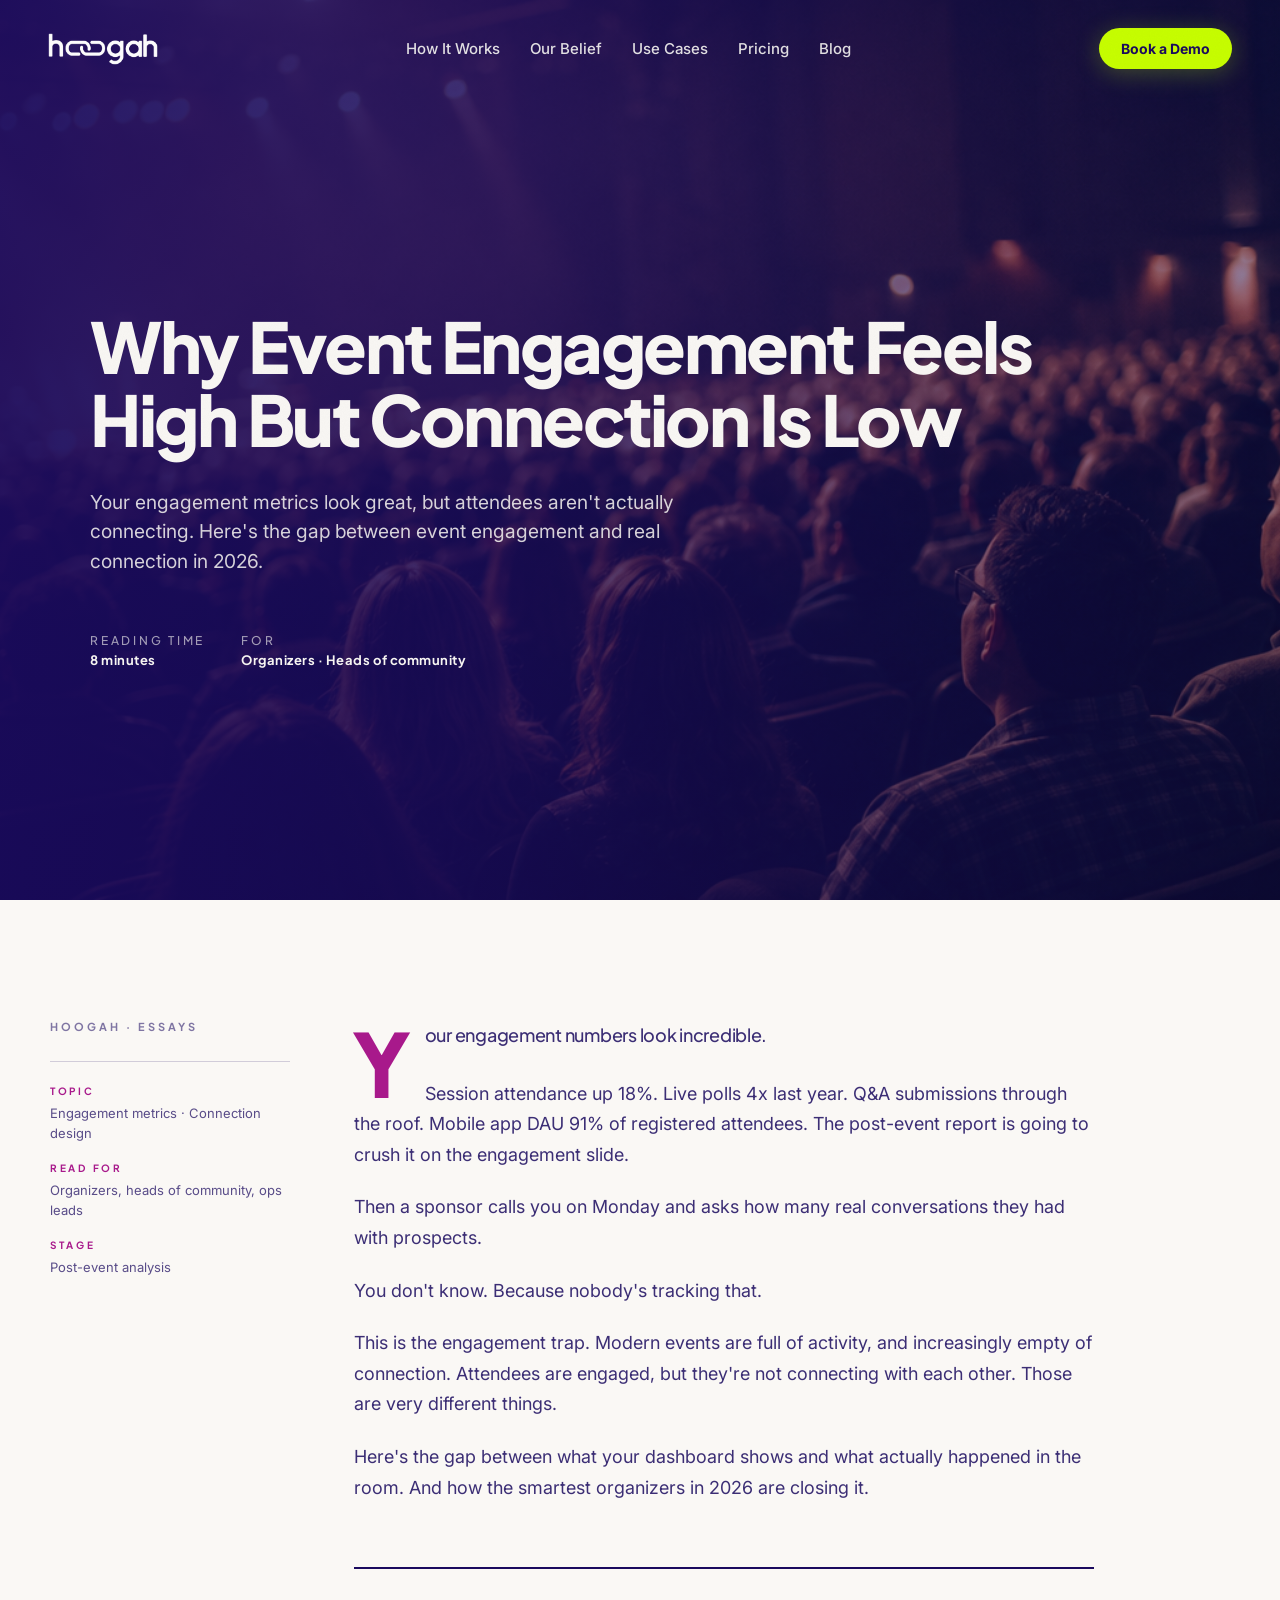
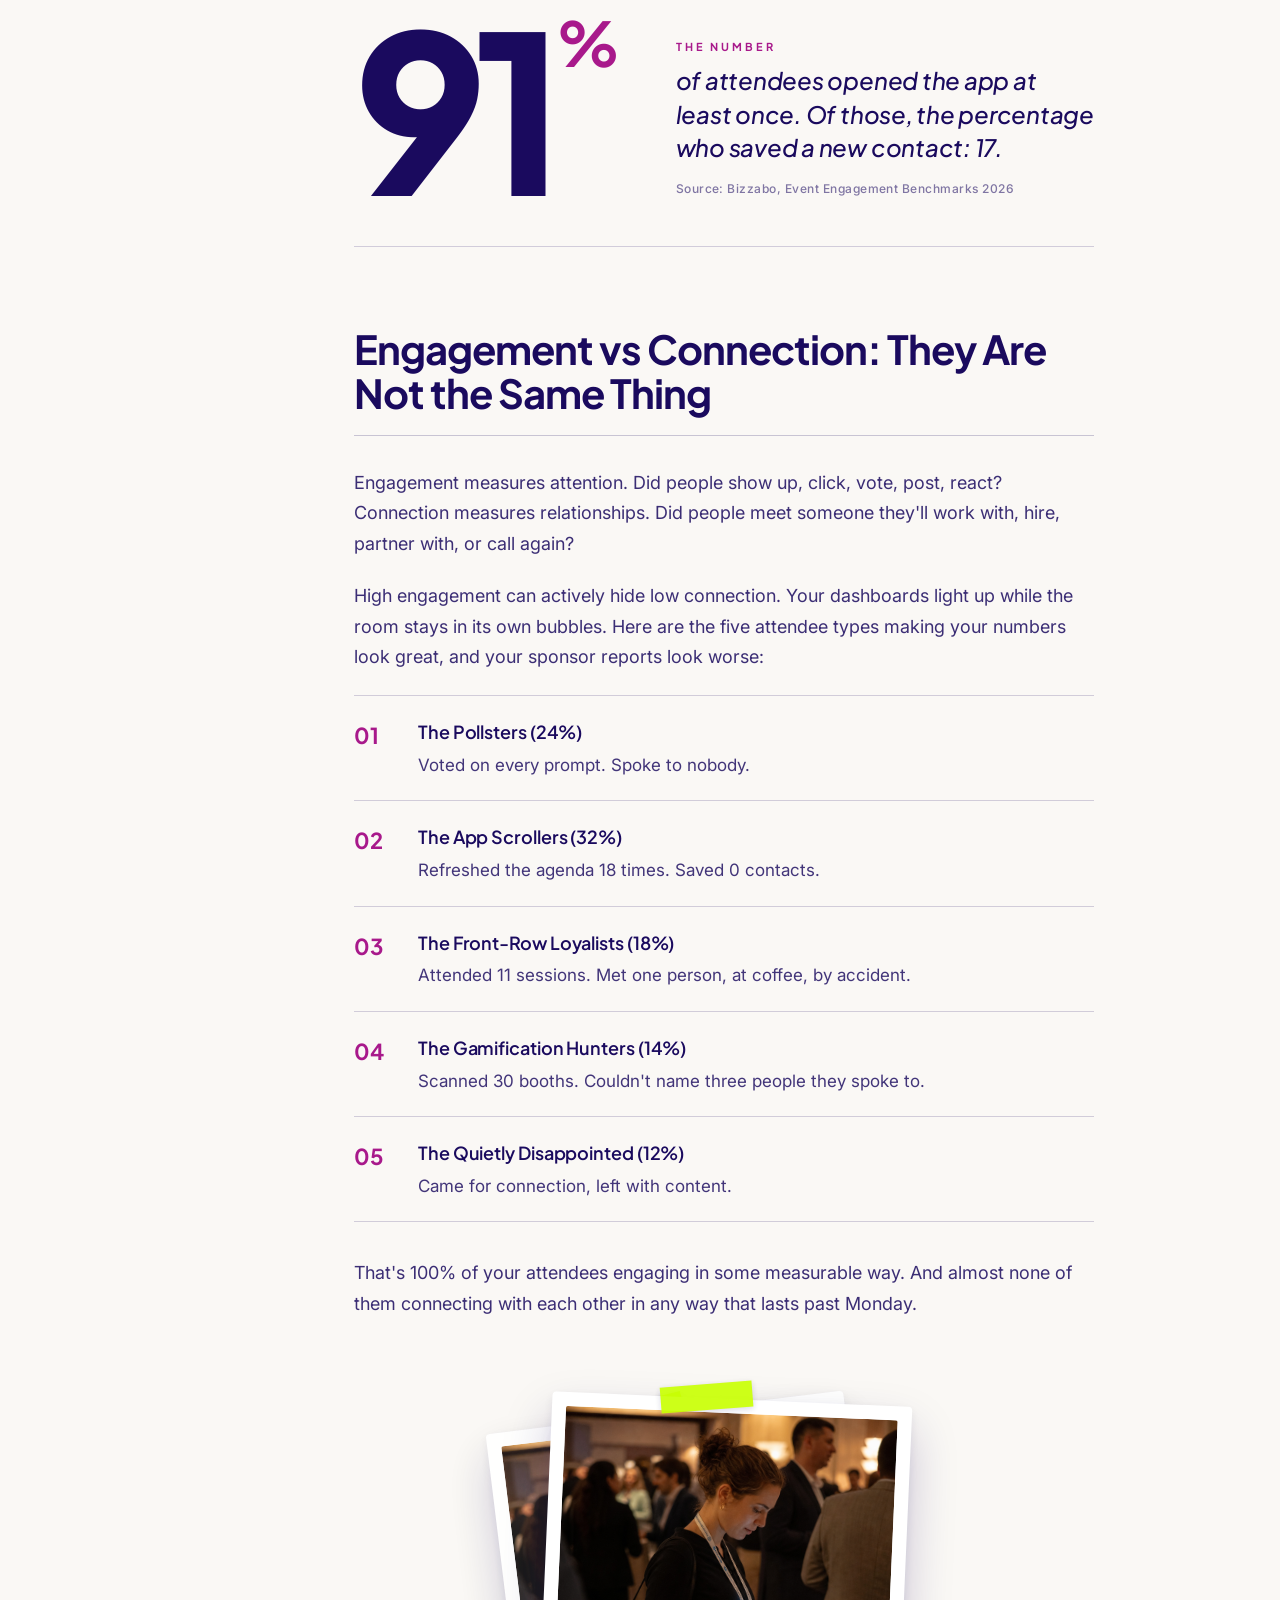
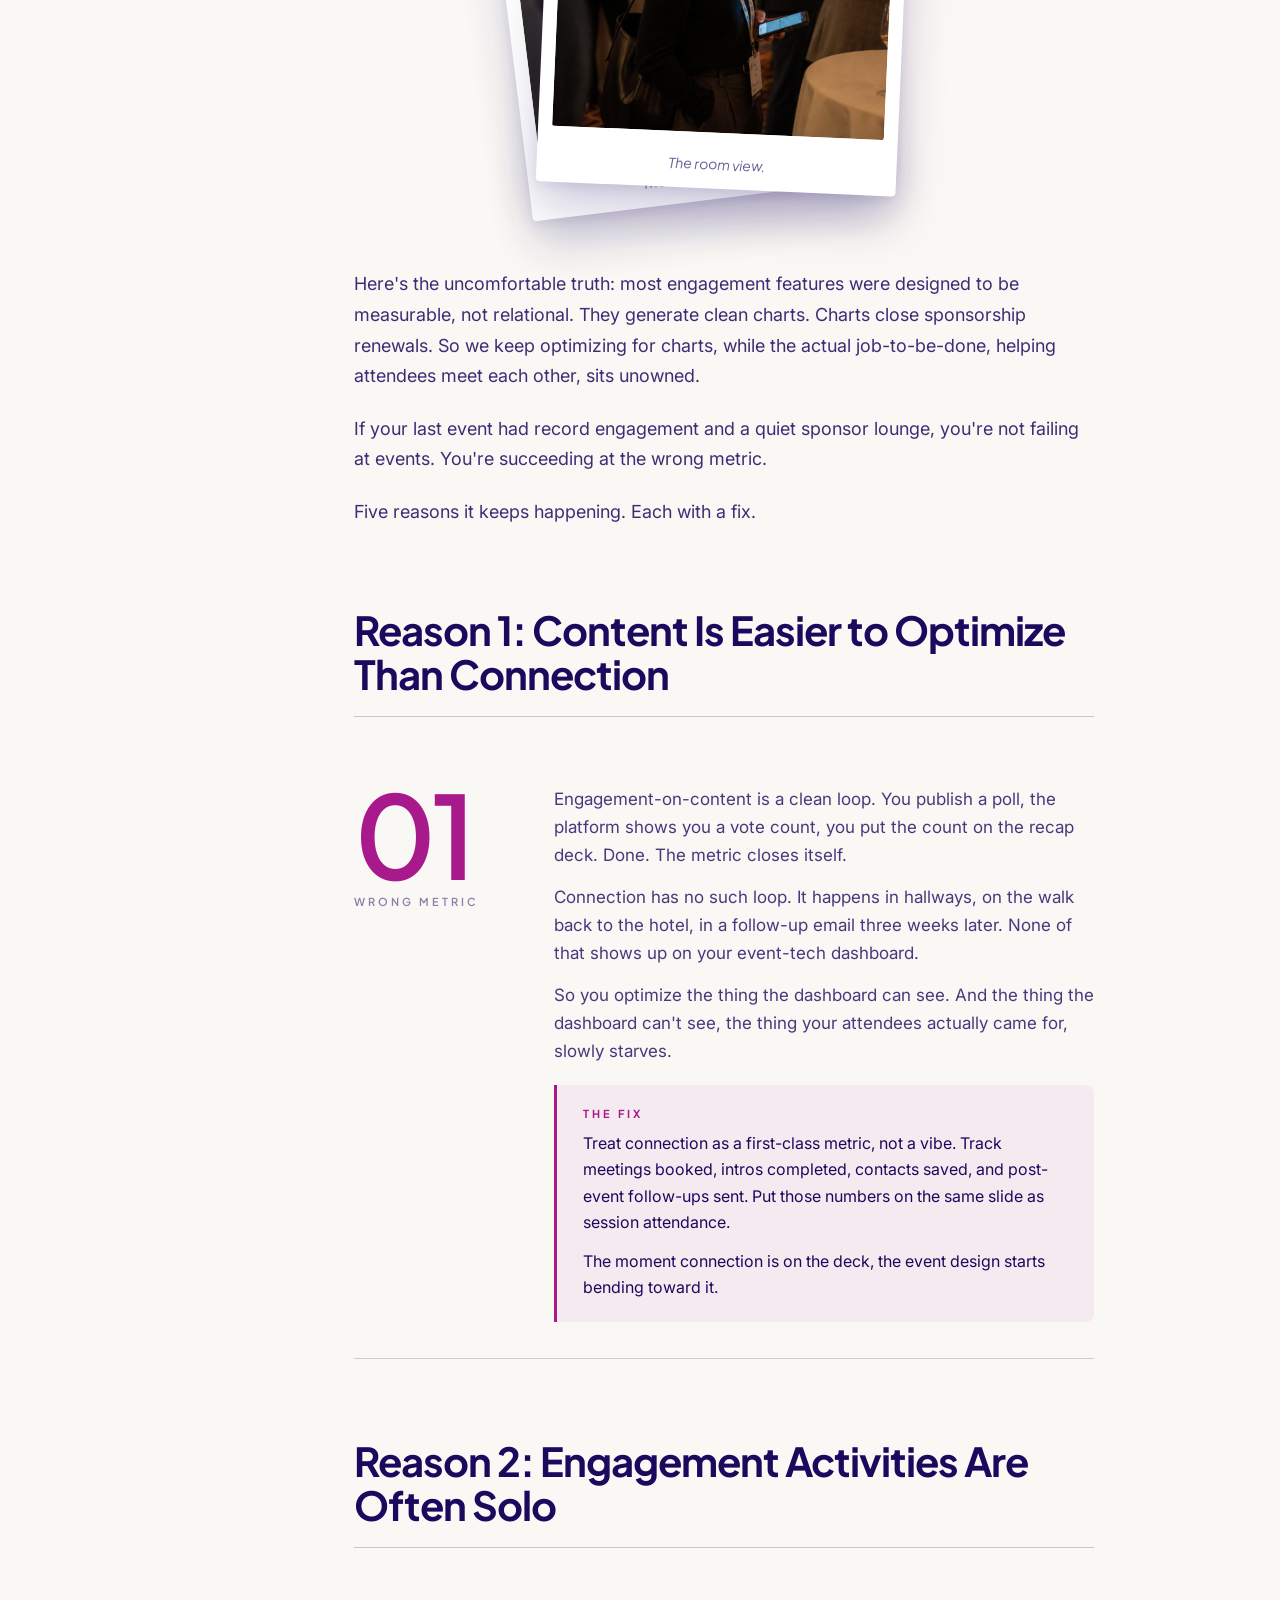
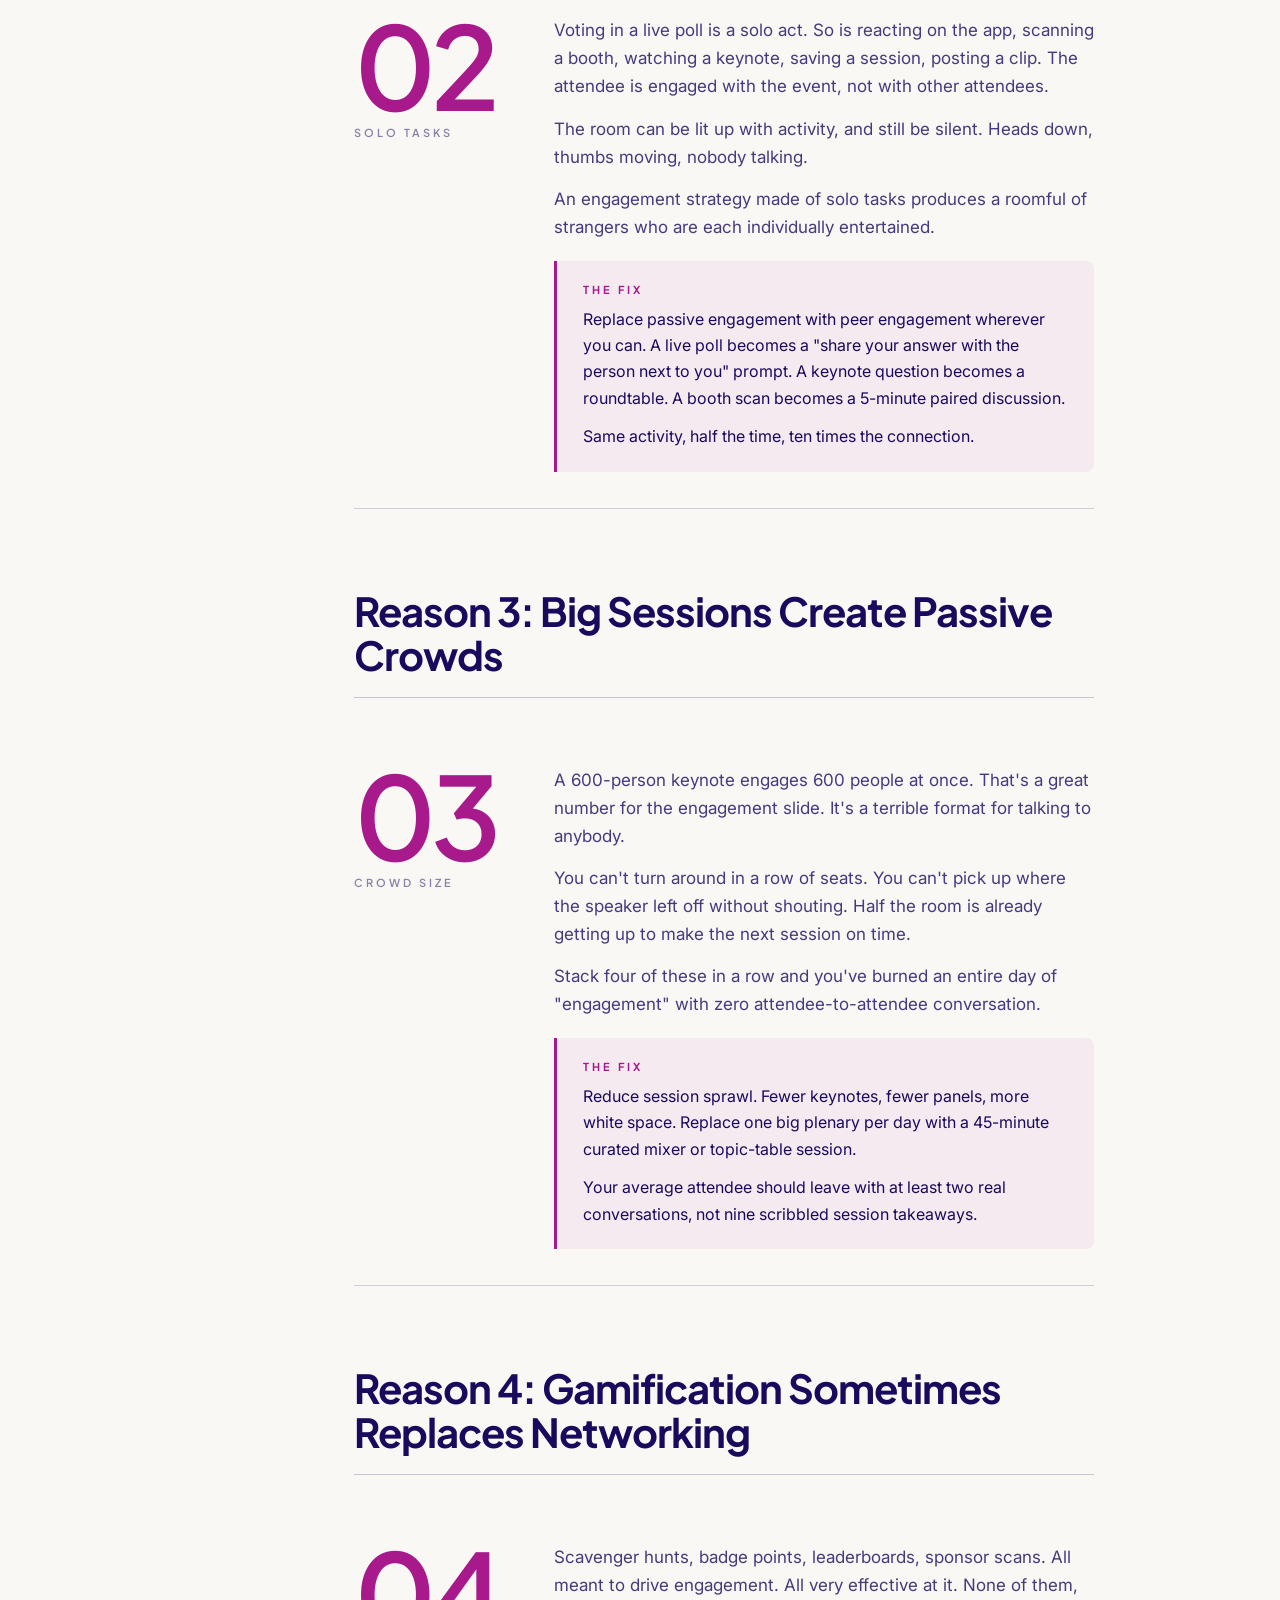
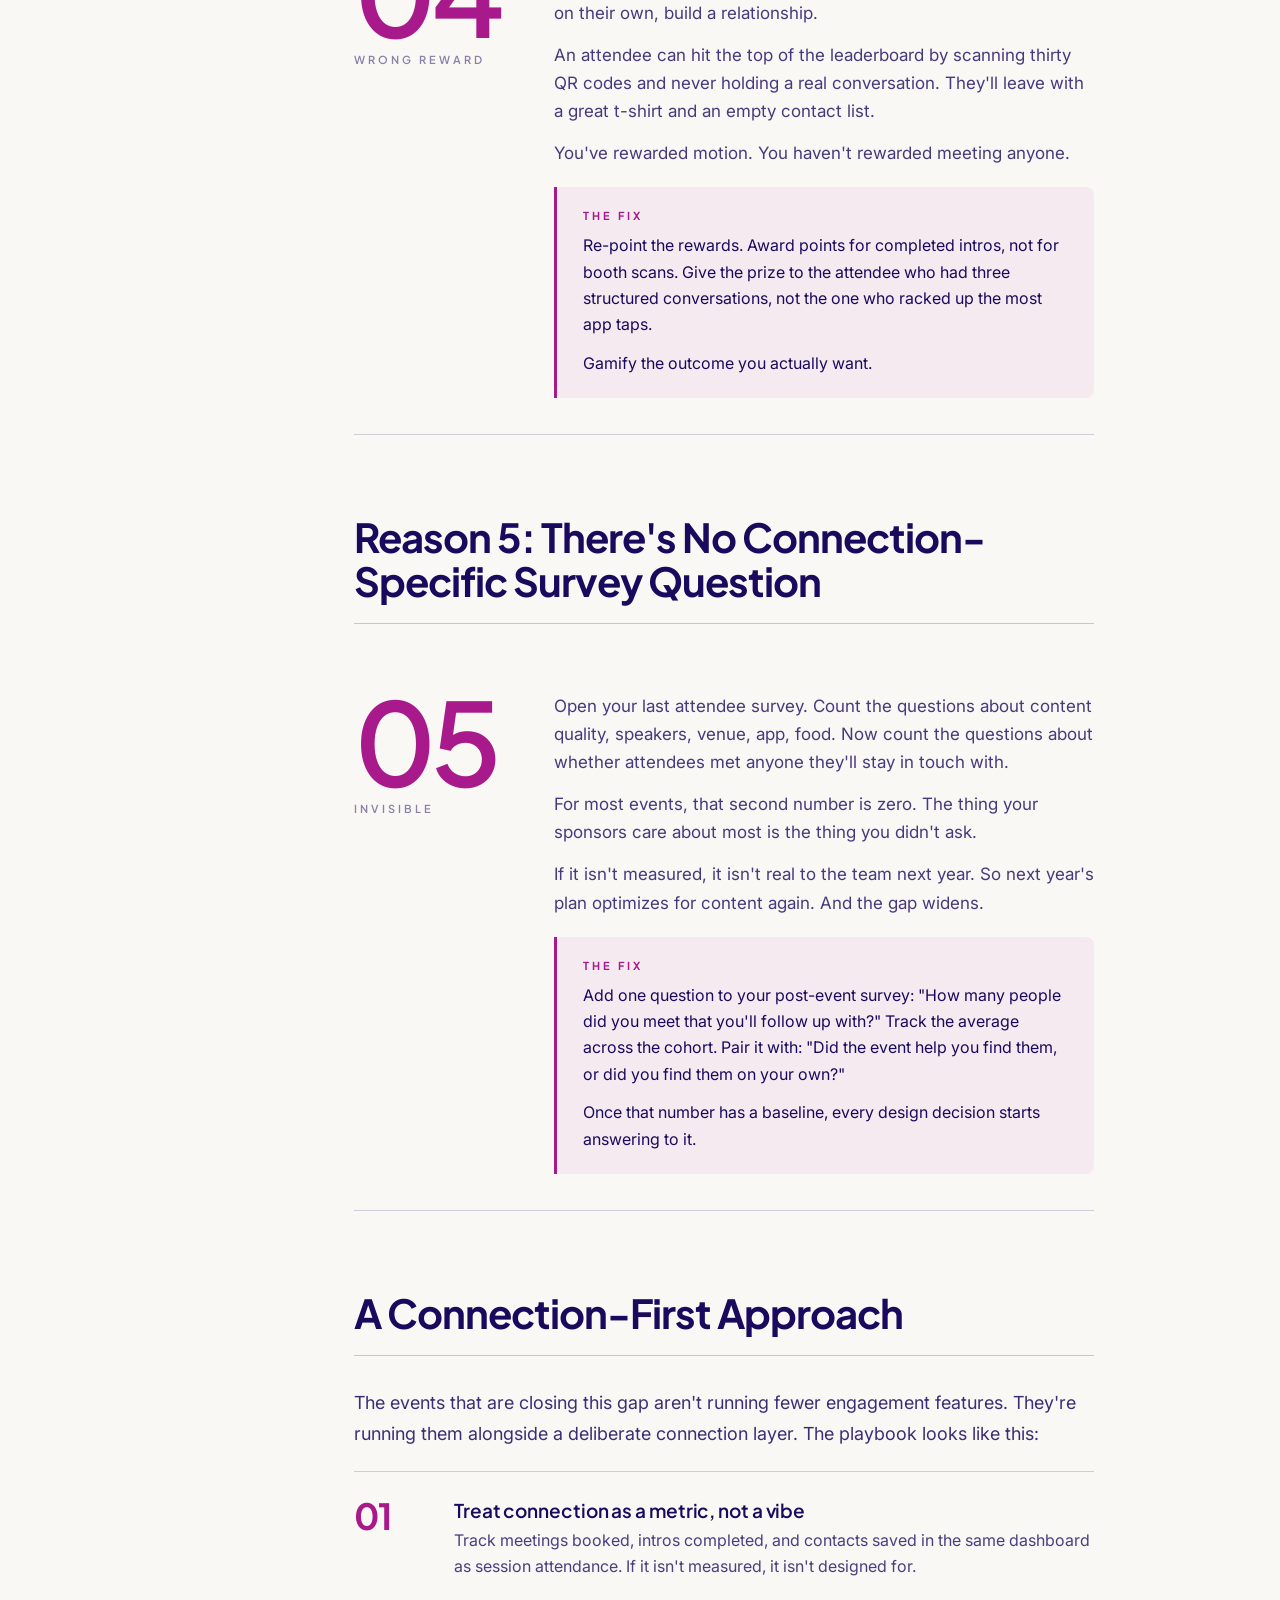
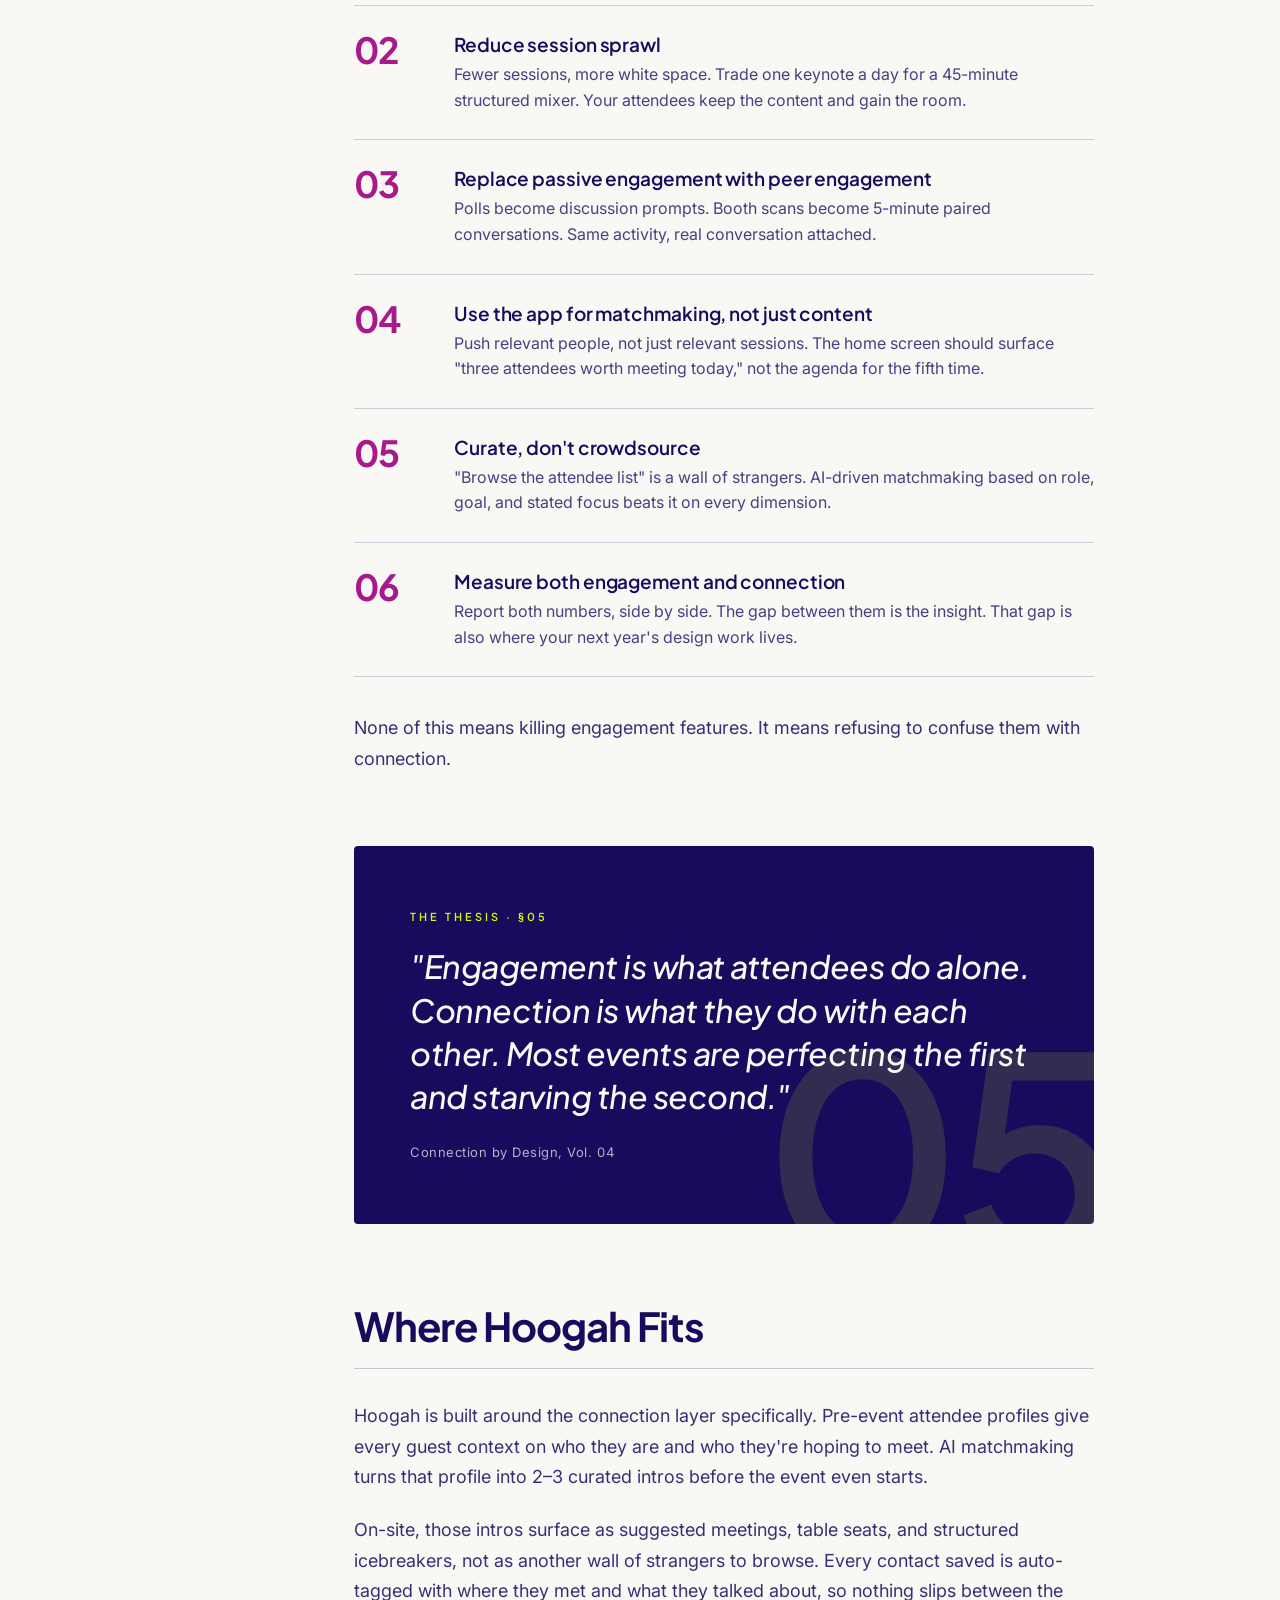
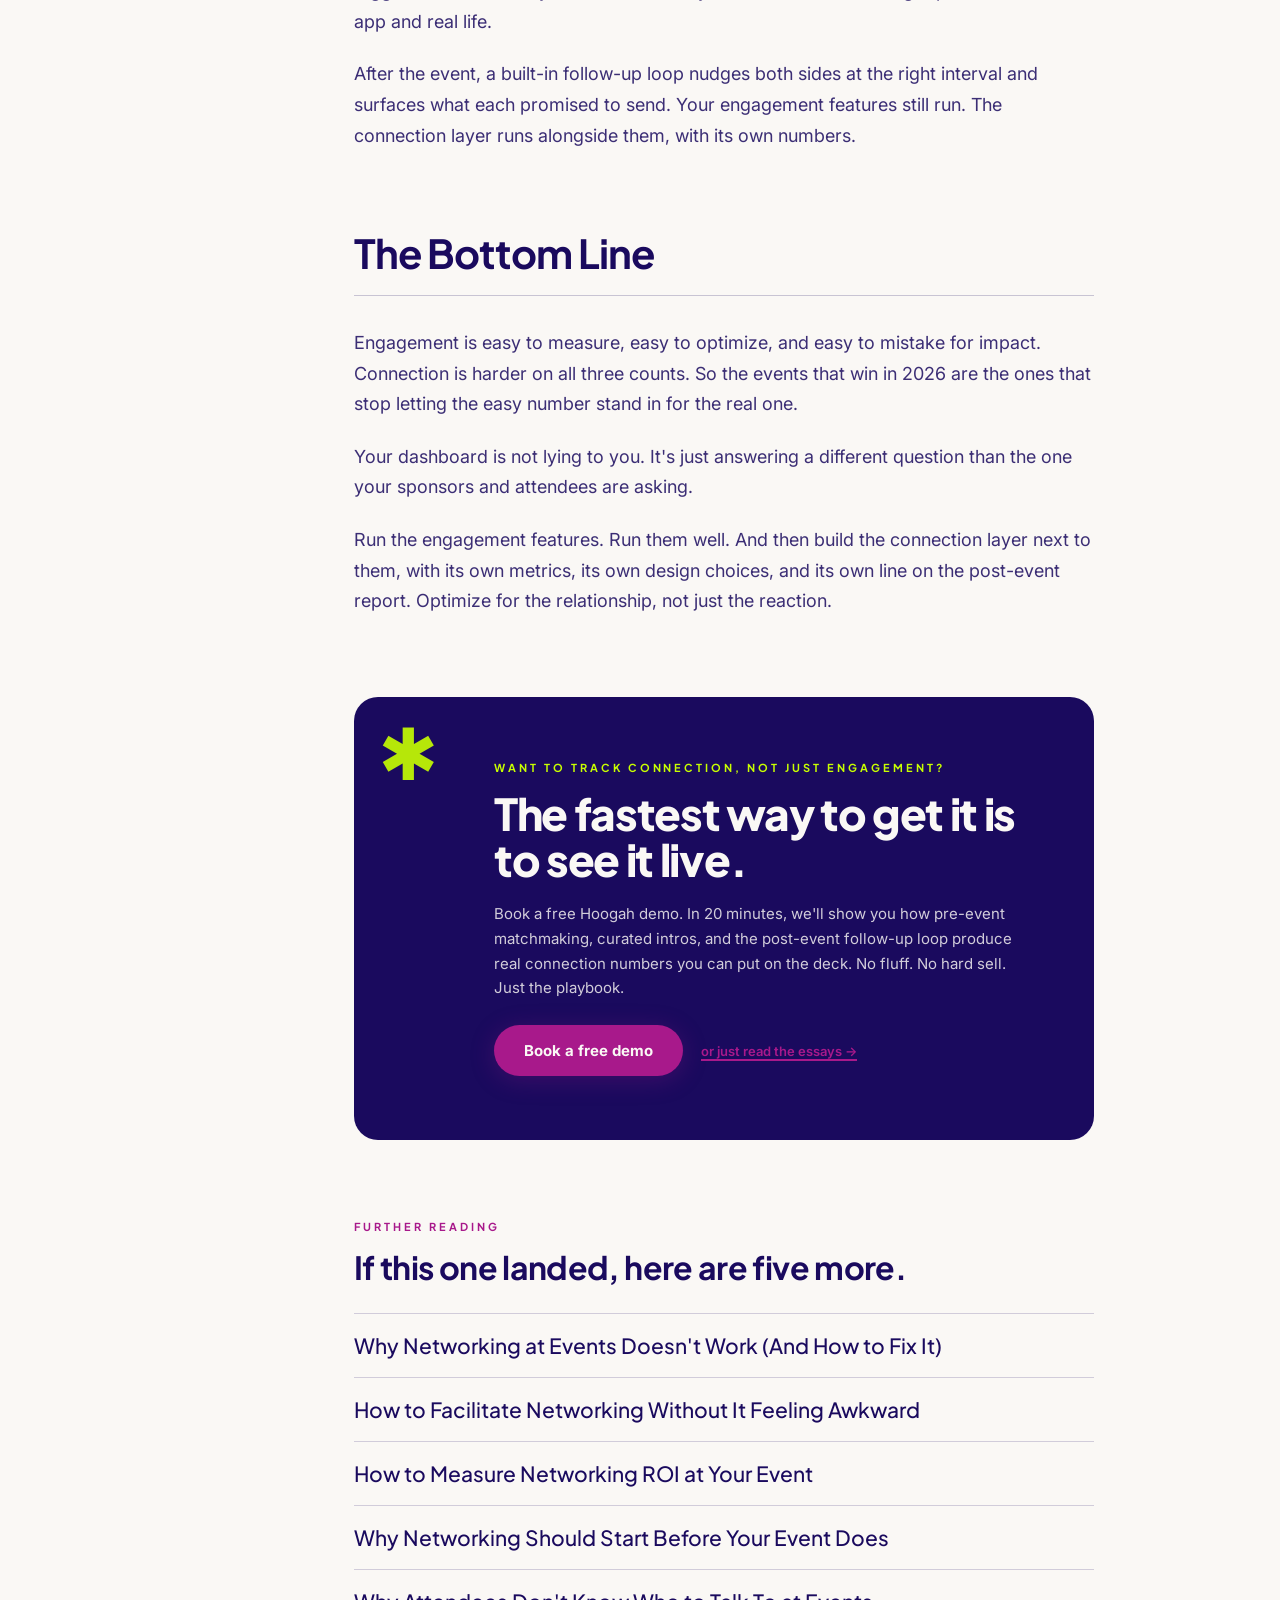
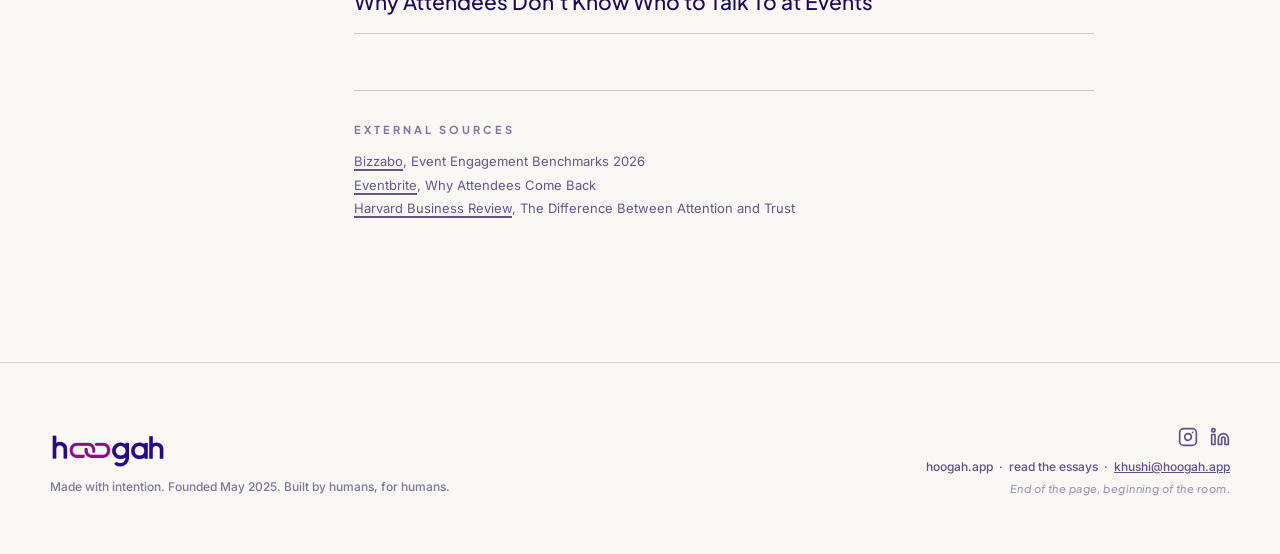
<file: blog-drafts/blog-4-engagement-high-connection-low.html>
<!doctype html>
<html lang="en">
<head>
<meta charset="utf-8">
<meta name="viewport" content="width=device-width, initial-scale=1">
<title>Engaged But Not Connected: The Event Engagement Trap | Hoogah</title>
<link rel="canonical" href="https://hoogah.com/blog/attendee-engagement-strategies">
<meta name="description" content="Your engagement metrics look great, but attendees aren't actually connecting. Here's the gap between event engagement and real connection in 2026.">
<link rel="preconnect" href="https://fonts.googleapis.com">
<link rel="preconnect" href="https://fonts.gstatic.com" crossorigin>
<link href="https://fonts.googleapis.com/css2?family=Inter:wght@400;500;600;700&family=Plus+Jakarta+Sans:wght@400;500;600;700;800&display=swap" rel="stylesheet">
<style>
  :root {
    --cream: #faf8f5;
    --navy: #1a0a5e;
    --magenta: #a8198b;
    --lime: #c8ff00;
    --font-body: 'Inter', system-ui, sans-serif;
    --font-display: 'Plus Jakarta Sans', system-ui, sans-serif;
  }
  *, *::before, *::after { box-sizing: border-box; }
  html { scroll-behavior: smooth; }
  body {
    margin: 0; background: var(--cream); color: var(--navy);
    font-family: var(--font-body); -webkit-font-smoothing: antialiased;
    text-rendering: optimizeLegibility;
  }
  a { color: inherit; }
  img { display: block; max-width: 100%; }
  ::selection { background: var(--lime); color: var(--navy); }

  /* Premium grain — fixed overlay, blends with everything */
  .grain { position: fixed; inset: 0; pointer-events: none; z-index: 999; opacity: .045; mix-blend-mode: multiply;
    background-image: url("data:image/svg+xml;utf8,<svg viewBox='0 0 200 200' xmlns='http://www.w3.org/2000/svg'><filter id='n'><feTurbulence type='fractalNoise' baseFrequency='0.85' numOctaves='2' stitchTiles='stitch'/><feColorMatrix values='0 0 0 0 0  0 0 0 0 0  0 0 0 0 0  0 0 0 0.5 0'/></filter><rect width='100%' height='100%' filter='url(%23n)'/></svg>");
    background-size: 200px 200px;
  }

  /* Scroll progress bar */
  .read-progress { position: fixed; top: 0; left: 0; height: 3px; width: 0%; background: linear-gradient(90deg, var(--lime) 0%, var(--magenta) 100%); z-index: 100; transition: width .1s linear; box-shadow: 0 0 12px rgba(200,255,0,.5); }

  /* ===== NAV (dark, sticky) ===== */
  .nav {
    position: fixed; top: 0; inset-inline: 0; z-index: 50;
    transition: background .3s ease, box-shadow .3s ease, transform .3s ease;
  }
  .nav.scrolled {
    background: rgba(26,10,94,.85); backdrop-filter: blur(10px);
    box-shadow: 0 4px 24px rgba(0,0,0,.25);
  }
  .nav-row { max-width: 1440px; margin: 0 auto; padding: 16px 20px; display: flex; align-items: center; justify-content: space-between; }
  .nav-brand { display: block; line-height: 0; }
  .nav-brand img { display: block; height: 26px; width: auto; }
  @media (min-width: 1024px) { .nav-brand img { height: 32px; } }
  .nav-links { display: none; gap: 30px; }
  .nav-links a { color: rgba(250,248,245,.9); text-decoration: none; font-size: 15px; font-weight: 500; transition: color .2s; }
  .nav-links a:hover { color: var(--lime); }
  .nav-cta { background: var(--lime); color: var(--navy); padding: 12px 22px; border-radius: 999px; font-weight: 700; font-size: 14px; border: 0; cursor: pointer; transition: transform .3s, box-shadow .3s; box-shadow: 0 4px 24px rgba(200,255,0,.25); font-family: var(--font-body); }
  .nav-cta:hover { transform: translateY(-3px); box-shadow: 0 12px 40px rgba(200,255,0,.35); filter: brightness(.96); }
  @media (min-width: 1024px) { .nav-row { padding: 28px 48px; } .nav-links { display: flex; } }

  /* Mobile hamburger (decorative, matches preview) */
  .nav-burger { display: inline-flex; align-items: center; justify-content: center; height: 40px; width: 40px; border-radius: 999px; border: 1px solid rgba(250,248,245,.3); background: transparent; cursor: pointer; transition: background .2s; position: relative; z-index: 80; }
  .nav-burger:hover { background: rgba(250,248,245,.1); }
  .nav-burger span { display: block; width: 18px; height: 1.5px; background: var(--cream); position: relative; transition: background-color .15s ease; }
  .nav-burger span::before, .nav-burger span::after { content: ''; position: absolute; left: 0; width: 18px; height: 1.5px; background: var(--cream); transition: transform .3s cubic-bezier(.4,0,.2,1), top .3s cubic-bezier(.4,0,.2,1); }
  .nav-burger span::before { top: -6px; } .nav-burger span::after { top: 6px; }
  .nav-burger.is-open span { background-color: transparent; }
  .nav-burger.is-open span::before { top: 0; transform: rotate(45deg); }
  .nav-burger.is-open span::after { top: 0; transform: rotate(-45deg); }
  @media (min-width: 1024px) { .nav-burger { display: none; } }

  /* Mobile/tablet drawer (dark, matches preview Nav.tsx) */
  .nav-drawer-root { position: fixed; inset: 0; z-index: 70; pointer-events: none; visibility: hidden; }
  .nav-drawer-root.is-open { pointer-events: auto; visibility: visible; }
  .nav-drawer-backdrop { position: absolute; inset: 0; background: rgba(26,10,94,.6); opacity: 0; transition: opacity .3s ease-out; }
  .nav-drawer-root.is-open .nav-drawer-backdrop { opacity: 1; }
  .nav-drawer { position: absolute; top: 0; left: 0; height: 100svh; width: 270px; max-width: 85vw; background: var(--navy); box-shadow: 16px 0 40px rgba(0,0,0,.25); padding: 80px 16px 32px; display: flex; flex-direction: column; transform: translateX(-100%); transition: transform .4s ease-out; }
  .nav-drawer-root.is-open .nav-drawer { transform: translateX(0); }
  @media (min-width: 640px) { .nav-drawer { padding: 96px 24px 32px; } }
  .nav-drawer a.link { display: block; padding: 10px 0; border-bottom: 1px solid rgba(250,248,245,.1); font-family: var(--font-display); font-weight: 600; font-size: 15px; color: var(--cream); text-decoration: none; transition: color .2s; }
  @media (min-width: 640px) { .nav-drawer a.link { padding: 16px 0; font-size: 20px; } }
  .nav-drawer a.link:hover { color: var(--lime); }
  .nav-drawer .drawer-cta { margin-top: 16px; align-self: flex-start; background: var(--lime); color: var(--navy); border: 0; cursor: pointer; padding: 10px 20px; border-radius: 999px; font-family: var(--font-body); font-weight: 700; font-size: 13px; box-shadow: 0 4px 24px rgba(200,255,0,.25); transition: transform .3s, box-shadow .3s; }
  @media (min-width: 640px) { .nav-drawer .drawer-cta { margin-top: 24px; padding: 14px 28px; font-size: 15px; } }
  .nav-drawer .drawer-cta:hover { transform: translateY(-3px); box-shadow: 0 12px 40px rgba(200,255,0,.35); }
  body.drawer-open { overflow: hidden; }
  .nav-cta.mobile-hide { display: none; }
  @media (min-width: 1024px) { .nav-cta.mobile-hide { display: inline-flex; } }
  .nav-right { display: flex; align-items: center; gap: 12px; }

  /* ===== HERO (dark navy photo) ===== */
  .hero { position: relative; isolation: isolate; overflow: hidden; min-height: 100svh; background: var(--navy); color: var(--cream); padding: 130px 20px 80px; display: flex; align-items: center; }
  .hero::before {
    content: ''; position: absolute; inset: 0; z-index: -2;
    background-image: url('images/blog-hero-4.png');
    background-size: cover; background-position: center;
  }
  .hero::after {
    content: ''; position: absolute; inset: 0; z-index: -1;
    background: linear-gradient(95deg, rgba(26,10,94,.95) 0%, rgba(26,10,94,.82) 38%, rgba(26,10,94,.55) 75%, rgba(26,10,94,.42) 100%);
  }
  .hero-inner { max-width: 1100px; margin: 0 auto; width: 100%; }
  .hero-eyebrow { display: inline-flex; align-items: center; gap: 14px; font-family: var(--font-display); font-size: 12px; font-weight: 600; letter-spacing: .27em; text-transform: uppercase; color: var(--lime); }
  .hero-eyebrow::before { content: ''; width: 36px; height: 1px; background: var(--lime); }
  .hero h1 {
    margin: 28px 0 0;
    font-family: var(--font-display); font-weight: 800;
    font-size: 70px; line-height: 1.04; letter-spacing: -.035em;
    max-width: 980px;
  }
  .hero h1 em { font-style: normal; color: inherit; position: relative; display: inline-block; z-index: 1; }
  .hero h1 em::after { display: none; }
  .hero-sub {
    margin: 32px 0 0; max-width: 660px;
    font-size: clamp(17px, 1.5vw, 21px); line-height: 1.55;
    color: rgba(250,248,245,.85);
  }
  .hero-meta {
    margin-top: 56px; display: flex; flex-wrap: wrap; gap: 36px;
    font-family: var(--font-display); font-size: 12px; font-weight: 500;
    letter-spacing: .23em; text-transform: uppercase; color: rgba(250,248,245,.62);
  }
  .hero-meta strong { display: block; color: var(--cream); font-weight: 700; font-size: 13px; letter-spacing: .04em; text-transform: none; margin-top: 4px; }
  .hero-scroll {
    position: absolute; bottom: 28px; left: 50%; transform: translateX(-50%);
    font-family: var(--font-display); font-size: 11px; letter-spacing: .3em; text-transform: uppercase;
    color: rgba(250,248,245,.55);
    display: none; flex-direction: column; align-items: center; gap: 14px;
  }
  .hero-scroll::after { content: ''; width: 1px; height: 44px; background: linear-gradient(to bottom, rgba(250,248,245,.55), transparent); }

  /* Edition stamp — premium magazine ribbon top-right of hero */
  .edition-stamp { position: absolute; top: 110px; right: 28px; z-index: 5; display: none; }
  @media (min-width: 1024px) { .edition-stamp { display: flex; flex-direction: column; align-items: flex-end; gap: 8px; top: 140px; right: 48px; } }
  .edition-stamp .seal { width: 88px; height: 88px; border-radius: 50%; border: 1.5px solid rgba(200,255,0,.55); display: flex; flex-direction: column; align-items: center; justify-content: center; transform: rotate(8deg); position: relative; backdrop-filter: blur(4px); background: rgba(26,10,94,.18); }
  .edition-stamp .seal::before { content: ''; position: absolute; inset: 6px; border-radius: 50%; border: 1px dashed rgba(200,255,0,.32); }
  .edition-stamp .seal .top { font-family: var(--font-display); font-size: 9px; font-weight: 700; letter-spacing: .28em; color: var(--lime); text-transform: uppercase; }
  .edition-stamp .seal .mid { font-family: var(--font-display); font-size: 26px; font-weight: 800; color: var(--cream); line-height: 1; margin-top: 2px; letter-spacing: -.03em; }
  .edition-stamp .seal .bot { font-family: var(--font-display); font-size: 8px; font-weight: 600; letter-spacing: .28em; color: rgba(250,248,245,.65); text-transform: uppercase; margin-top: 4px; }

  /* ===== ARTICLE ===== */
  .article { background: var(--cream); padding: 80px 20px; }
  @media (min-width: 1024px) { .article { padding: 120px 48px; } }
  .article-grid { max-width: 1180px; margin: 0 auto; display: grid; grid-template-columns: 1fr; gap: 48px; }
  @media (min-width: 1024px) { .article-grid { grid-template-columns: 240px minmax(0, 1fr); gap: 64px; } }

  /* SIDEBAR */
  .sidebar-inner { position: sticky; top: 120px; }
  .sidebar .label { font-family: var(--font-display); font-size: 11px; font-weight: 700; letter-spacing: .27em; text-transform: uppercase; color: rgba(26,10,94,.55); }
  .sidebar h4 { margin: 14px 0 0; font-family: var(--font-display); font-size: 15px; font-weight: 600; color: var(--navy); font-style: italic; letter-spacing: -.005em; }
  .sidebar-meta { margin-top: 28px; padding-top: 22px; border-top: 1px solid rgba(26,10,94,.18); display: flex; flex-direction: column; gap: 18px; font-family: var(--font-body); font-size: 13px; color: rgba(26,10,94,.72); line-height: 1.5; }
  .sidebar-meta b { display: block; font-family: var(--font-display); font-size: 10px; font-weight: 700; letter-spacing: .27em; text-transform: uppercase; color: var(--magenta); margin-bottom: 5px; }

  /* PROSE */
  .prose { max-width: 740px; }
  .prose > * { margin: 0 0 22px; }
  .prose p { font-size: 18px; line-height: 1.7; color: rgba(26,10,94,.85); }
  .prose p strong { color: var(--navy); font-weight: 600; }
  .prose a { color: var(--magenta); text-decoration: underline; text-underline-offset: 3px; text-decoration-thickness: 1.5px; }
  .lede {
    font-family: var(--font-display); font-weight: 500;
    font-size: clamp(22px, 2.4vw, 28px); line-height: 1.4;
    color: var(--navy); letter-spacing: -.015em;
    margin-bottom: 28px !important;
  }
  .lede::first-letter {
    float: left;
    font-family: var(--font-display); font-weight: 800;
    font-size: 88px; line-height: .85;
    margin: 6px 14px 0 -2px;
    color: var(--magenta);
  }

  /* SECTION HEAD */
  .section-head {
    margin-top: 80px; margin-bottom: 32px;
    display: flex; align-items: flex-end; justify-content: space-between; gap: 24px;
    border-bottom: 1px solid rgba(26,10,94,.22); padding-bottom: 20px;
    max-width: 740px;
  }
  .section-head h2 {
    font-family: var(--font-display); font-weight: 700;
    font-size: clamp(28px, 3.4vw, 40px); line-height: 1.1; letter-spacing: -.025em;
    color: var(--navy); margin: 0;
  }
  .section-head .sigil {
    font-family: var(--font-display); font-size: 11px; font-weight: 600;
    letter-spacing: .27em; text-transform: uppercase; color: rgba(26,10,94,.5);
    white-space: nowrap;
  }

  /* REASON CARD */
  .reason {
    display: grid; grid-template-columns: 1fr; gap: 24px;
    padding: 36px 0; border-bottom: 1px solid rgba(26,10,94,.18);
    max-width: 940px;
  }
  @media (min-width: 768px) { .reason { grid-template-columns: 160px minmax(0, 1fr); gap: 40px; } }
  .reason-num { display: flex; align-items: baseline; gap: 12px; }
  @media (min-width: 768px) { .reason-num { display: block; } }
  .reason-num .big {
    font-family: var(--font-display); font-weight: 600;
    font-size: clamp(76px, 9vw, 116px); line-height: .85;
    letter-spacing: -.04em; color: var(--magenta);
  }
  .reason-num .meta {
    margin-top: 12px;
    font-family: var(--font-display); font-size: 11px; font-weight: 600;
    letter-spacing: .27em; text-transform: uppercase; color: rgba(26,10,94,.5);
  }
  .reason-body h3 {
    margin: 0 0 16px;
    font-family: var(--font-display); font-weight: 700;
    font-size: clamp(22px, 2.4vw, 30px); line-height: 1.2; letter-spacing: -.02em;
    color: var(--navy);
  }
  .reason-body p { margin: 0 0 14px; font-size: 17px; line-height: 1.65; color: rgba(26,10,94,.8); }
  .reason-body .fix {
    margin-top: 20px; padding: 22px 26px;
    background: rgba(168,25,139,.06); border-left: 3px solid var(--magenta);
    border-radius: 0 8px 8px 0;
  }
  .reason-body .fix b {
    display: block; font-family: var(--font-display); font-size: 11px; letter-spacing: .27em;
    text-transform: uppercase; color: var(--magenta); font-weight: 700; margin-bottom: 10px;
  }
  .reason-body .fix p { margin: 0; font-size: 16px; line-height: 1.65; color: var(--navy); }
  .reason-body .fix p + p { margin-top: 12px; }

  /* TRIBES LIST */
  .tribes { margin: 0; padding: 0; list-style: none; max-width: 740px; }
  .tribes li {
    counter-increment: tribe;
    padding: 22px 0 22px 64px;
    border-top: 1px solid rgba(26,10,94,.18);
    position: relative; font-size: 17px; line-height: 1.55; color: rgba(26,10,94,.82);
  }
  .tribes li:last-child { border-bottom: 1px solid rgba(26,10,94,.18); }
  .tribes li::before {
    content: counter(tribe, decimal-leading-zero);
    position: absolute; left: 0; top: 22px;
    font-family: var(--font-display); font-weight: 700; font-size: 22px;
    color: var(--magenta); letter-spacing: -.02em;
  }
  .tribes b {
    display: block; font-family: var(--font-display); font-weight: 600;
    font-size: 18px; color: var(--navy); margin-bottom: 6px; letter-spacing: -.005em;
  }

  /* POLAROID — stacked premium variant */
  .polaroid-wrap { margin: 64px auto; display: flex; justify-content: center; max-width: 740px; position: relative; }
  .polaroid {
    position: relative; padding: 14px 14px 56px;
    background: #fff; box-shadow: 0 24px 48px rgba(26,10,94,.22), 0 4px 12px rgba(26,10,94,.08);
    max-width: 360px; border-radius: 4px;
  }
  .polaroid::before {
    content: ''; position: absolute; top: -14px; left: 30%; width: 92px; height: 26px;
    background: var(--lime); opacity: .9; transform: rotate(-7deg);
    box-shadow: 0 2px 6px rgba(26,10,94,.18);
  }
  .polaroid img { width: 100%; height: 320px; object-fit: cover; border-radius: 2px; }
  .polaroid figcaption {
    position: absolute; bottom: 16px; left: 0; right: 0; text-align: center;
    font-family: var(--font-display); font-style: italic; font-size: 14px;
    color: rgba(26,10,94,.65);
  }
  .polaroid-stack { position: relative; }
  .polaroid-stack .polaroid.back {
    position: absolute; top: 12px; left: -36px; transform: rotate(-7deg); opacity: .9;
    z-index: 0;
  }
  .polaroid-stack .polaroid.front { transform: rotate(2.5deg); z-index: 1; }
  @media (max-width: 640px) {
    .polaroid-stack .polaroid.back { display: none; }
    .polaroid-stack .polaroid.front { transform: rotate(-1.5deg); }
  }

  /* STAT FIGURE — huge editorial number */
  .stat-figure { margin: 64px 0; padding: 48px 0; border-top: 2px solid var(--navy); border-bottom: 1px solid rgba(26,10,94,.18); display: grid; grid-template-columns: 1fr; gap: 24px; align-items: end; max-width: 940px; }
  @media (min-width: 768px) { .stat-figure { grid-template-columns: minmax(0, auto) minmax(0, 1fr); gap: 56px; } }
  .stat-figure .num {
    font-family: var(--font-display); font-weight: 800;
    font-size: clamp(120px, 18vw, 220px); line-height: .82; letter-spacing: -.06em;
    color: var(--navy); position: relative; display: inline-block;
  }
  .stat-figure .num sup { font-size: 28%; font-weight: 700; vertical-align: top; margin-left: 4px; color: var(--magenta); letter-spacing: 0; }
  .stat-figure .num::after { content: ''; position: absolute; left: 0; right: 12%; bottom: 8px; height: 16px; background: var(--lime); z-index: -1; opacity: .85; }
  .stat-figure .caption {
    font-family: var(--font-display); font-style: italic; font-weight: 500;
    font-size: clamp(18px, 2vw, 24px); line-height: 1.4; color: var(--navy);
    max-width: 480px; letter-spacing: -.01em;
  }
  .stat-figure .caption b { display: block; margin-bottom: 10px; font-family: var(--font-display); font-style: normal; font-weight: 700; font-size: 11px; letter-spacing: .27em; text-transform: uppercase; color: var(--magenta); }
  .stat-figure .caption .src { display: block; margin-top: 16px; font-family: var(--font-body); font-style: normal; font-size: 12px; letter-spacing: .04em; color: rgba(26,10,94,.55); }

  /* CHAPTER ORNAMENT — between major sections */
  .chapter-mark { margin: 56px 0 32px; display: flex; align-items: center; justify-content: center; gap: 14px; }
  .chapter-mark::before, .chapter-mark::after { content: ''; flex: 1; max-width: 80px; height: 1px; background: rgba(26,10,94,.2); }
  .chapter-mark span { font-family: var(--font-display); font-size: 18px; color: var(--magenta); letter-spacing: .3em; }

  /* AUTHOR SIGNOFF — end-of-essay editorial close */
  .signoff { margin-top: 72px; padding: 36px 0 24px; border-top: 2px solid var(--navy); display: grid; grid-template-columns: 1fr; gap: 24px; max-width: 740px; }
  @media (min-width: 640px) { .signoff { grid-template-columns: 88px minmax(0, 1fr); gap: 28px; align-items: start; } }
  .signoff .avatar {
    width: 88px; height: 88px; border-radius: 50%; overflow: hidden;
    background: var(--navy); position: relative;
    box-shadow: 0 8px 24px rgba(26,10,94,.18);
  }
  .signoff .avatar img { width: 100%; height: 100%; object-fit: cover; }
  .signoff .end-mark { font-family: var(--font-display); font-size: 22px; color: var(--magenta); letter-spacing: .4em; margin-bottom: 18px; }
  .signoff .end-mark::before { content: '✱  ✱  ✱'; }
  .signoff h4 { margin: 0 0 6px; font-family: var(--font-display); font-weight: 700; font-size: 18px; color: var(--navy); letter-spacing: -.01em; }
  .signoff .role { font-family: var(--font-display); font-size: 11px; font-weight: 700; letter-spacing: .26em; text-transform: uppercase; color: var(--magenta); margin: 0 0 14px; }
  .signoff .bio { font-family: var(--font-body); font-size: 14px; line-height: 1.6; color: rgba(26,10,94,.75); margin: 0; max-width: 560px; }
  .signoff .signature { margin-top: 14px; font-family: var(--font-display); font-style: italic; font-size: 18px; color: var(--navy); letter-spacing: -.01em; }

  /* PULLQUOTE (Beliefs #05 style — navy block w/ giant lime numeral) */
  .pullquote {
    margin: 72px 0 60px; padding: 52px 36px;
    background: var(--navy); color: var(--cream); border-radius: 4px;
    position: relative; overflow: hidden; max-width: 940px;
  }
  @media (min-width: 768px) { .pullquote { padding: 64px 56px; } }
  .pullquote::before {
    content: '05'; position: absolute; right: -18px; bottom: -42px;
    font-family: var(--font-display); font-weight: 600;
    font-size: 280px; line-height: .85; color: var(--lime); opacity: .14;
    letter-spacing: -.04em;
  }
  .pullquote .tag {
    font-family: var(--font-display); font-size: 11px; font-weight: 600;
    letter-spacing: .27em; text-transform: uppercase; color: var(--lime);
    margin-bottom: 22px;
  }
  .pullquote p {
    margin: 0; font-family: var(--font-display); font-style: italic; font-weight: 500;
    font-size: clamp(22px, 2.6vw, 32px); line-height: 1.35; letter-spacing: -.015em;
    max-width: 700px; color: var(--cream); position: relative; z-index: 1;
  }
  .pullquote cite {
    display: block; margin-top: 26px; font-style: normal;
    font-family: var(--font-body); font-size: 13px; letter-spacing: .04em;
    color: rgba(250,248,245,.7);
  }

  /* STACK LIST */
  .stack-list { margin: 0; padding: 0; list-style: none; counter-reset: stack; max-width: 940px; }
  .stack-list li {
    counter-increment: stack;
    display: grid; grid-template-columns: 76px 1fr; gap: 24px; align-items: start;
    padding: 26px 0; border-top: 1px solid rgba(26,10,94,.18);
  }
  .stack-list li:last-child { border-bottom: 1px solid rgba(26,10,94,.18); }
  .stack-list li::before {
    content: counter(stack, decimal-leading-zero);
    font-family: var(--font-display); font-weight: 700;
    font-size: 36px; line-height: 1; color: var(--magenta); letter-spacing: -.03em;
  }
  .stack-list .body b {
    display: block; font-family: var(--font-display); font-weight: 600;
    font-size: 19px; color: var(--navy); margin-bottom: 6px; letter-spacing: -.005em;
  }
  .stack-list .body p { margin: 0; font-size: 16px; line-height: 1.6; color: rgba(26,10,94,.78); }

  /* HOOGAH INVITATION (Beliefs final block style) */
  .invitation {
    margin-top: 80px; padding: 52px 28px;
    background: var(--navy); color: var(--cream); border-radius: 24px;
    position: relative; overflow: hidden; max-width: 980px;
  }
  @media (min-width: 768px) { .invitation { padding: 64px 56px; } }
  .invitation::before {
    content: '✱'; position: absolute; top: 18px; left: 24px;
    font-family: var(--font-display); font-size: 72px; line-height: 1; color: rgba(200,255,0,.9);
  }
  .invitation .tag { font-family: var(--font-display); font-size: 11px; font-weight: 700; letter-spacing: .27em; text-transform: uppercase; color: var(--lime); margin: 0 0 16px 84px; }
  .invitation h3 { margin: 0 0 20px 84px; font-family: var(--font-display); font-weight: 800; font-size: clamp(28px, 4vw, 44px); line-height: 1.05; letter-spacing: -.03em; max-width: 600px; }
  .invitation p { margin: 0 0 24px 84px; font-size: 15px; line-height: 1.65; color: rgba(250,248,245,.82); max-width: 520px; }
  .invitation .actions { margin-left: 84px; display: flex; flex-wrap: wrap; gap: 18px; align-items: center; }
  .btn-magenta {
    background: var(--magenta); color: var(--cream); border: 0; cursor: pointer;
    padding: 16px 30px; border-radius: 999px;
    font-family: var(--font-body); font-weight: 700; font-size: 15px;
    box-shadow: 0 4px 24px rgba(168,25,139,.25);
    transition: transform .3s, box-shadow .3s, filter .3s;
  }
  .btn-magenta:hover { transform: translateY(-3px); filter: brightness(1.08); box-shadow: 0 12px 40px rgba(168,25,139,.4); }
  .link-lime { color: var(--lime); font-family: var(--font-body); font-size: 13px; font-weight: 600; text-decoration: none; }
  .link-lime:hover { filter: brightness(1.1); }

  /* FURTHER READING */
  .further { margin-top: 80px; max-width: 740px; }
  .further .label { font-family: var(--font-display); font-size: 11px; font-weight: 700; letter-spacing: .27em; text-transform: uppercase; color: var(--magenta); margin-bottom: 14px; }
  .further h3 { margin: 0 0 26px; font-family: var(--font-display); font-weight: 700; font-size: clamp(24px, 3vw, 32px); letter-spacing: -.02em; color: var(--navy); }
  .further ul { list-style: none; padding: 0; margin: 0; }
  .further li {
    padding: 18px 0; border-top: 1px solid rgba(26,10,94,.18);
    font-family: var(--font-display); font-size: clamp(17px, 1.8vw, 21px); font-weight: 500;
    color: var(--navy); transition: color .25s, padding .25s; cursor: pointer;
    display: flex; align-items: center; justify-content: space-between; gap: 16px;
  }
  .further li:last-child { border-bottom: 1px solid rgba(26,10,94,.18); }
  .further li:hover { color: var(--magenta); padding-left: 8px; }
  .further li::after { content: '→'; color: var(--magenta); opacity: 0; transition: opacity .25s, transform .25s; }
  .further li:hover::after { opacity: 1; transform: translateX(4px); }

  /* SOURCES */
  .sources { margin-top: 56px; padding-top: 32px; border-top: 1px solid rgba(26,10,94,.22); max-width: 740px; }
  .sources .label { font-family: var(--font-display); font-size: 11px; font-weight: 700; letter-spacing: .27em; text-transform: uppercase; color: rgba(26,10,94,.55); margin-bottom: 14px; }
  .sources ul { list-style: none; padding: 0; margin: 0; }
  .sources li { font-size: 13px; line-height: 1.8; color: rgba(26,10,94,.68); font-family: var(--font-body); }

  /* FOOTER */
  .site-footer { background: var(--cream); padding: 30px 20px 30px; border-top: 1px solid rgba(26,10,94,.15); }
  .site-footer-inner { max-width: 1180px; margin: 0 auto; display: grid; grid-template-columns: 1fr; gap: 18px; align-items: end; }
  /* Tablet: 2-col same as desktop, padding stays at 30px */
  @media (min-width: 768px) { .site-footer-inner { grid-template-columns: 1fr 1fr; } .site-footer .right { text-align: right; } }
  /* Desktop: restore larger padding */
  @media (min-width: 1024px) { .site-footer { padding: 64px 20px 48px; } }
  .site-footer .brand img { display: block; height: 36px; width: auto; }
  .site-footer .meta { margin-top: 10px; font-size: 12px; font-weight: 500; color: rgba(26,10,94,.55); }
  .site-footer .right { font-size: 12px; font-weight: 500; color: rgba(26,10,94,.7); }
  .site-footer .end { margin-top: 8px; font-family: var(--font-display); font-style: italic; font-size: 11px; letter-spacing: .04em; color: rgba(26,10,94,.42); }
  .site-footer .socials { margin-bottom: 12px; display: flex; gap: 12px; }
  @media (min-width: 768px) { .site-footer .socials { justify-content: flex-end; } }
  .site-footer .socials a { color: rgba(26,10,94,.7); transition: color .2s; line-height: 0; }
  .site-footer .socials a:hover { color: var(--navy); }
  .site-footer .socials svg { width: 20px; height: 20px; }

  /* ===== MOBILE-ONLY PADDING/MARGIN TIGHTEN (<768px) ===== */
  @media (max-width: 767px) {
    .hero { padding: 30px 18px 30px; }
    .hero h1 { font-size: 40px; line-height: 1.06; }
    .hero-meta { margin-top: 36px; gap: 22px; }
    .article { padding: 48px 18px; }
    .article-grid { gap: 28px; }
    .section-head { margin-top: 48px; margin-bottom: 22px; padding-bottom: 16px; gap: 10px; flex-direction: column-reverse; align-items: flex-start; }
    .section-head .sigil { font-size: 10px; letter-spacing: .24em; }
    .reason { padding: 26px 0; gap: 16px; }
    .reason-body .fix { padding: 18px 20px; }
    .pullquote { margin: 48px 0 40px; padding: 36px 22px; }
    .pullquote::before { font-size: 180px; bottom: -28px; right: -12px; }
    .stack-list li { padding: 22px 0; gap: 18px; grid-template-columns: 60px 1fr; }
    .polaroid-wrap { margin: 36px auto; }
    .invitation { margin-top: 56px; padding: 36px 22px; }
    .invitation::before { font-size: 52px; left: 18px; top: 14px; }
    .invitation .tag,
    .invitation h3,
    .invitation p,
    .invitation .actions { margin-left: 64px; }
    .further { margin-top: 56px; }
    .sources { margin-top: 40px; padding-top: 26px; }
    .lede::first-letter { font-size: 64px; margin: 4px 10px 0 -2px; }
  }

  /* H1 + H2 tablet-only override (768–1023px) */
  @media (min-width: 768px) and (max-width: 1023px) {
    .hero { padding: 80px 20px 30px; min-height: auto; }
    .hero h1 { font-size: 44px; line-height: 1.06; }
    .section-head h2 { font-size: 34px; line-height: 1.1; }
  }

  /* Hide section sigils */
  .section-head .sigil { display: none; }
</style>
</head>
<body>

<div class="grain" aria-hidden="true"></div>
<div class="read-progress" id="read-progress" aria-hidden="true"></div>

<header class="nav" id="nav">
  <div class="nav-row">
    <a href="/" class="nav-brand" aria-label="Hoogah home">
      <img src="../public/images/brand/logo-white-tight.png" alt="Hoogah">
    </a>
    <nav class="nav-links">
      <a href="#how-it-works">How It Works</a>
      <a href="#origin">Our Belief</a>
      <a href="#use-cases">Use Cases</a>
      <a href="#pricing">Pricing</a>
      <a href="#blog">Blog</a>
    </nav>
    <div class="nav-right">
      <button class="nav-cta mobile-hide" type="button" onclick="window.location.href='mailto:khushi@hoogah.app?subject=Hoogah%20Demo'">Book a Demo</button>
      <button class="nav-burger" id="nav-burger" type="button" aria-label="Open menu" aria-expanded="false" aria-controls="nav-drawer"><span></span></button>
    </div>
  </div>
</header>

<div class="nav-drawer-root" id="nav-drawer-root" aria-hidden="true">
  <div class="nav-drawer-backdrop" id="nav-drawer-backdrop"></div>
  <aside class="nav-drawer" id="nav-drawer" role="dialog" aria-label="Site menu">
    <a href="#how-it-works" class="link">How It Works</a>
    <a href="#origin" class="link">Our Belief</a>
    <a href="#use-cases" class="link">Use Cases</a>
    <a href="#pricing" class="link">Pricing</a>
    <a href="#blog" class="link">Blog</a>
    <button class="drawer-cta" type="button" onclick="window.location.href='mailto:khushi@hoogah.app?subject=Hoogah%20Demo'">Book a Demo</button>
  </aside>
</div>

<section class="hero">
  <div class="hero-inner">
    <h1>Why Event Engagement Feels High <em>But</em> Connection Is Low</h1>
    <p class="hero-sub">Your engagement metrics look great, but attendees aren't actually connecting. Here's the gap between event engagement and real connection in 2026.</p>
    <div class="hero-meta">
      <span>Reading time<strong>8 minutes</strong></span>
      <span>For<strong>Organizers · Heads of community</strong></span>
    </div>
  </div>
  <div class="hero-scroll">Scroll for the diagnosis</div>
</section>

<main class="article">
  <div class="article-grid">

    <aside class="sidebar">
      <div class="sidebar-inner">
        <div class="label">Hoogah · Essays</div>
        <div class="sidebar-meta">
          <div><b>Topic</b>Engagement metrics · Connection design</div>
          <div><b>Read for</b>Organizers, heads of community, ops leads</div>
          <div><b>Stage</b>Post-event analysis</div>
        </div>
      </div>
    </aside>

    <article class="prose">

      <p class="lede">Your engagement numbers look incredible.</p>

      <p>Session attendance up 18%. Live polls 4x last year. Q&amp;A submissions through the roof. Mobile app DAU 91% of registered attendees. The post-event report is going to crush it on the engagement slide.</p>

      <p>Then a sponsor calls you on Monday and asks how many real conversations they had with prospects.</p>

      <p>You don't know. Because nobody's tracking that.</p>

      <p>This is the engagement trap. Modern events are full of activity, and increasingly empty of connection. Attendees are engaged, but they're not connecting with each other. Those are very different things.</p>

      <p>Here's the gap between what your dashboard shows and what actually happened in the room. And how the smartest organizers in 2026 are closing it.</p>

      <!-- STAT FIGURE -->
      <figure class="stat-figure">
        <div class="num">91<sup>%</sup></div>
        <figcaption class="caption">
          <b>The Number</b>
          of attendees opened the app at least once. Of those, the percentage who saved a new contact: 17.
          <span class="src">Source: Bizzabo, Event Engagement Benchmarks 2026</span>
        </figcaption>
      </figure>

      <!-- DIAGNOSIS -->
      <div class="section-head">
        <h2>Engagement vs Connection: They Are Not the Same Thing</h2>
        <span class="sigil">§ 01 · Diagnosis</span>
      </div>

      <p>Engagement measures attention. Did people show up, click, vote, post, react? Connection measures relationships. Did people meet someone they'll work with, hire, partner with, or call again?</p>

      <p>High engagement can actively hide low connection. Your dashboards light up while the room stays in its own bubbles. Here are the five attendee types making your numbers look great, and your sponsor reports look worse:</p>

      <ol class="tribes" style="counter-reset: tribe;">
        <li><b>The Pollsters (24%)</b>Voted on every prompt. Spoke to nobody.</li>
        <li><b>The App Scrollers (32%)</b>Refreshed the agenda 18 times. Saved 0 contacts.</li>
        <li><b>The Front-Row Loyalists (18%)</b>Attended 11 sessions. Met one person, at coffee, by accident.</li>
        <li><b>The Gamification Hunters (14%)</b>Scanned 30 booths. Couldn't name three people they spoke to.</li>
        <li><b>The Quietly Disappointed (12%)</b>Came for connection, left with content.</li>
      </ol>

      <p style="margin-top: 36px;">That's 100% of your attendees engaging in some measurable way. And almost none of them connecting with each other in any way that lasts past Monday.</p>

      <div class="polaroid-wrap">
        <div class="polaroid-stack">
          <figure class="polaroid back" aria-hidden="true">
            <img src="images/blog-img-4.png" alt="Attendees on their phones at an event">
            <figcaption>The dashboard view.</figcaption>
          </figure>
          <figure class="polaroid front">
            <img src="images/blog-img-4.png" alt="Attendees on phones at an event">
            <figcaption>The room view.</figcaption>
          </figure>
        </div>
      </div>

      <p>Here's the uncomfortable truth: most engagement features were designed to be measurable, not relational. They generate clean charts. Charts close sponsorship renewals. So we keep optimizing for charts, while the actual job-to-be-done, helping attendees meet each other, sits unowned.</p>

      <p>If your last event had record engagement and a quiet sponsor lounge, you're not failing at events. You're succeeding at the wrong metric.</p>

      <p>Five reasons it keeps happening. Each with a fix.</p>

      <!-- REASON 1 -->
      <div class="section-head">
        <h2>Reason 1: Content Is Easier to Optimize Than Connection</h2>
        <span class="sigil">§ 02 · Reason 01</span>
      </div>
      <div class="reason">
        <div class="reason-num"><div class="big">01</div><div class="meta">Wrong Metric</div></div>
        <div class="reason-body">
          <p>Engagement-on-content is a clean loop. You publish a poll, the platform shows you a vote count, you put the count on the recap deck. Done. The metric closes itself.</p>
          <p>Connection has no such loop. It happens in hallways, on the walk back to the hotel, in a follow-up email three weeks later. None of that shows up on your event-tech dashboard.</p>
          <p>So you optimize the thing the dashboard can see. And the thing the dashboard can't see, the thing your attendees actually came for, slowly starves.</p>
          <div class="fix">
            <b>The Fix</b>
            <p>Treat connection as a first-class metric, not a vibe. Track meetings booked, intros completed, contacts saved, and post-event follow-ups sent. Put those numbers on the same slide as session attendance.</p>
            <p>The moment connection is on the deck, the event design starts bending toward it.</p>
          </div>
        </div>
      </div>

      <!-- REASON 2 -->
      <div class="section-head">
        <h2>Reason 2: Engagement Activities Are Often Solo</h2>
        <span class="sigil">§ 02 · Reason 02</span>
      </div>
      <div class="reason">
        <div class="reason-num"><div class="big">02</div><div class="meta">Solo Tasks</div></div>
        <div class="reason-body">
          <p>Voting in a live poll is a solo act. So is reacting on the app, scanning a booth, watching a keynote, saving a session, posting a clip. The attendee is engaged with the event, not with other attendees.</p>
          <p>The room can be lit up with activity, and still be silent. Heads down, thumbs moving, nobody talking.</p>
          <p>An engagement strategy made of solo tasks produces a roomful of strangers who are each individually entertained.</p>
          <div class="fix">
            <b>The Fix</b>
            <p>Replace passive engagement with peer engagement wherever you can. A live poll becomes a "share your answer with the person next to you" prompt. A keynote question becomes a roundtable. A booth scan becomes a 5-minute paired discussion.</p>
            <p>Same activity, half the time, ten times the connection.</p>
          </div>
        </div>
      </div>

      <!-- REASON 3 -->
      <div class="section-head">
        <h2>Reason 3: Big Sessions Create Passive Crowds</h2>
        <span class="sigil">§ 02 · Reason 03</span>
      </div>
      <div class="reason">
        <div class="reason-num"><div class="big">03</div><div class="meta">Crowd Size</div></div>
        <div class="reason-body">
          <p>A 600-person keynote engages 600 people at once. That's a great number for the engagement slide. It's a terrible format for talking to anybody.</p>
          <p>You can't turn around in a row of seats. You can't pick up where the speaker left off without shouting. Half the room is already getting up to make the next session on time.</p>
          <p>Stack four of these in a row and you've burned an entire day of "engagement" with zero attendee-to-attendee conversation.</p>
          <div class="fix">
            <b>The Fix</b>
            <p>Reduce session sprawl. Fewer keynotes, fewer panels, more white space. Replace one big plenary per day with a 45-minute curated mixer or topic-table session.</p>
            <p>Your average attendee should leave with at least two real conversations, not nine scribbled session takeaways.</p>
          </div>
        </div>
      </div>

      <!-- REASON 4 -->
      <div class="section-head">
        <h2>Reason 4: Gamification Sometimes Replaces Networking</h2>
        <span class="sigil">§ 02 · Reason 04</span>
      </div>
      <div class="reason">
        <div class="reason-num"><div class="big">04</div><div class="meta">Wrong Reward</div></div>
        <div class="reason-body">
          <p>Scavenger hunts, badge points, leaderboards, sponsor scans. All meant to drive engagement. All very effective at it. None of them, on their own, build a relationship.</p>
          <p>An attendee can hit the top of the leaderboard by scanning thirty QR codes and never holding a real conversation. They'll leave with a great t-shirt and an empty contact list.</p>
          <p>You've rewarded motion. You haven't rewarded meeting anyone.</p>
          <div class="fix">
            <b>The Fix</b>
            <p>Re-point the rewards. Award points for completed intros, not for booth scans. Give the prize to the attendee who had three structured conversations, not the one who racked up the most app taps.</p>
            <p>Gamify the outcome you actually want.</p>
          </div>
        </div>
      </div>

      <!-- REASON 5 -->
      <div class="section-head">
        <h2>Reason 5: There's No Connection-Specific Survey Question</h2>
        <span class="sigil">§ 02 · Reason 05</span>
      </div>
      <div class="reason">
        <div class="reason-num"><div class="big">05</div><div class="meta">Invisible</div></div>
        <div class="reason-body">
          <p>Open your last attendee survey. Count the questions about content quality, speakers, venue, app, food. Now count the questions about whether attendees met anyone they'll stay in touch with.</p>
          <p>For most events, that second number is zero. The thing your sponsors care about most is the thing you didn't ask.</p>
          <p>If it isn't measured, it isn't real to the team next year. So next year's plan optimizes for content again. And the gap widens.</p>
          <div class="fix">
            <b>The Fix</b>
            <p>Add one question to your post-event survey: "How many people did you meet that you'll follow up with?" Track the average across the cohort. Pair it with: "Did the event help you find them, or did you find them on your own?"</p>
            <p>Once that number has a baseline, every design decision starts answering to it.</p>
          </div>
        </div>
      </div>

      <!-- THE STACK -->
      <div class="section-head">
        <h2>A Connection-First Approach</h2>
        <span class="sigil">§ 03 · The Stack</span>
      </div>

      <p>The events that are closing this gap aren't running fewer engagement features. They're running them alongside a deliberate connection layer. The playbook looks like this:</p>

      <ol class="stack-list">
        <li><div class="body"><b>Treat connection as a metric, not a vibe</b><p>Track meetings booked, intros completed, and contacts saved in the same dashboard as session attendance. If it isn't measured, it isn't designed for.</p></div></li>
        <li><div class="body"><b>Reduce session sprawl</b><p>Fewer sessions, more white space. Trade one keynote a day for a 45-minute structured mixer. Your attendees keep the content and gain the room.</p></div></li>
        <li><div class="body"><b>Replace passive engagement with peer engagement</b><p>Polls become discussion prompts. Booth scans become 5-minute paired conversations. Same activity, real conversation attached.</p></div></li>
        <li><div class="body"><b>Use the app for matchmaking, not just content</b><p>Push relevant people, not just relevant sessions. The home screen should surface "three attendees worth meeting today," not the agenda for the fifth time.</p></div></li>
        <li><div class="body"><b>Curate, don't crowdsource</b><p>"Browse the attendee list" is a wall of strangers. AI-driven matchmaking based on role, goal, and stated focus beats it on every dimension.</p></div></li>
        <li><div class="body"><b>Measure both engagement and connection</b><p>Report both numbers, side by side. The gap between them is the insight. That gap is also where your next year's design work lives.</p></div></li>
      </ol>

      <p style="margin-top: 36px;">None of this means killing engagement features. It means refusing to confuse them with connection.</p>

      <!-- PULLQUOTE -->
      <div class="pullquote">
        <div class="tag">The Thesis · §05</div>
        <p>"Engagement is what attendees do alone. Connection is what they do with each other. Most events are perfecting the first and starving the second."</p>
        <cite>Connection by Design, Vol. 04</cite>
      </div>

      <!-- WHERE HOOGAH FITS -->
      <div class="section-head">
        <h2>Where Hoogah Fits</h2>
        <span class="sigil">§ 04 · Hoogah</span>
      </div>

      <p>Hoogah is built around the connection layer specifically. Pre-event attendee profiles give every guest context on who they are and who they're hoping to meet. AI matchmaking turns that profile into 2–3 curated intros before the event even starts.</p>

      <p>On-site, those intros surface as suggested meetings, table seats, and structured icebreakers, not as another wall of strangers to browse. Every contact saved is auto-tagged with where they met and what they talked about, so nothing slips between the app and real life.</p>

      <p>After the event, a built-in follow-up loop nudges both sides at the right interval and surfaces what each promised to send. Your engagement features still run. The connection layer runs alongside them, with its own numbers.</p>

      <!-- BOTTOM LINE -->
      <div class="section-head">
        <h2>The Bottom Line</h2>
        <span class="sigil">§ 05 · Conclusion</span>
      </div>

      <p>Engagement is easy to measure, easy to optimize, and easy to mistake for impact. Connection is harder on all three counts. So the events that win in 2026 are the ones that stop letting the easy number stand in for the real one.</p>

      <p>Your dashboard is not lying to you. It's just answering a different question than the one your sponsors and attendees are asking.</p>

      <p>Run the engagement features. Run them well. And then build the connection layer next to them, with its own metrics, its own design choices, and its own line on the post-event report. Optimize for the relationship, not just the reaction.</p>

      <!-- INVITATION -->
      <aside class="invitation">
        <div class="tag">Want to Track Connection, Not Just Engagement?</div>
        <h3>The fastest way to get it is to see it live.</h3>
        <p>Book a free Hoogah demo. In 20 minutes, we'll show you how pre-event matchmaking, curated intros, and the post-event follow-up loop produce real connection numbers you can put on the deck. No fluff. No hard sell. Just the playbook.</p>
        <div class="actions">
          <button class="btn-magenta" type="button" onclick="window.location.href='mailto:khushi@hoogah.app?subject=Hoogah%20Demo'">Book a free demo</button>
          <a href="#" class="link-lime">or just read the essays →</a>
        </div>
      </aside>

      <!-- FURTHER READING -->
      <section class="further">
        <div class="label">Further Reading</div>
        <h3>If this one landed, here are five more.</h3>
        <ul>
          <li><a href="https://hoogah.com/blog/improve-networking-at-events" style="color:inherit;text-decoration:none;display:block;width:100%;">Why Networking at Events Doesn't Work (And How to Fix It)</a></li>
          <li><a href="https://hoogah.com/blog/facilitate-networking-events" style="color:inherit;text-decoration:none;display:block;width:100%;">How to Facilitate Networking Without It Feeling Awkward</a></li>
          <li><a href="https://hoogah.com/blog/measure-networking-roi" style="color:inherit;text-decoration:none;display:block;width:100%;">How to Measure Networking ROI at Your Event</a></li>
          <li><a href="https://hoogah.com/blog/start-networking-before-the-event" style="color:inherit;text-decoration:none;display:block;width:100%;">Why Networking Should Start Before Your Event Does</a></li>
          <li><a href="https://hoogah.com/blog/why-attendees-dont-know-who-to-talk-to-at-events" style="color:inherit;text-decoration:none;display:block;width:100%;">Why Attendees Don't Know Who to Talk To at Events</a></li>
        </ul>
      </section>

      <!-- SOURCES -->
      <section class="sources">
        <div class="label">External Sources</div>
        <ul>
          <li><a href="https://www.bizzabo.com" target="_blank" rel="noopener noreferrer" style="color:inherit;">Bizzabo</a>, Event Engagement Benchmarks 2026</li>
          <li><a href="https://www.eventbrite.com" target="_blank" rel="noopener noreferrer" style="color:inherit;">Eventbrite</a>, Why Attendees Come Back</li>
          <li><a href="https://hbr.org" target="_blank" rel="noopener noreferrer" style="color:inherit;">Harvard Business Review</a>, The Difference Between Attention and Trust</li>
        </ul>
      </section>

    </article>
  </div>
</main>

<footer class="site-footer">
  <div class="site-footer-inner">
    <div>
      <div class="brand"><img src="../public/images/brand/logo-color-cropped.png" alt="hoogah"></div>
      <p class="meta">Made with intention. Founded May 2025. Built by humans, for humans.</p>
    </div>
    <div class="right">
      <div class="socials">
        <a href="https://www.instagram.com/hoogah.co/" target="_blank" rel="noopener noreferrer" aria-label="Instagram">
          <svg viewBox="0 0 24 24" fill="none" stroke="currentColor" stroke-width="2" stroke-linecap="round" stroke-linejoin="round"><rect width="20" height="20" x="2" y="2" rx="5" ry="5"/><path d="M16 11.37A4 4 0 1 1 12.63 8 4 4 0 0 1 16 11.37z"/><line x1="17.5" x2="17.51" y1="6.5" y2="6.5"/></svg>
        </a>
        <a href="https://www.linkedin.com/company/hoogah1/" target="_blank" rel="noopener noreferrer" aria-label="LinkedIn">
          <svg viewBox="0 0 24 24" fill="none" stroke="currentColor" stroke-width="2" stroke-linecap="round" stroke-linejoin="round"><path d="M16 8a6 6 0 0 1 6 6v7h-4v-7a2 2 0 0 0-2-2 2 2 0 0 0-2 2v7h-4v-7a6 6 0 0 1 6-6z"/><rect width="4" height="12" x="2" y="9"/><circle cx="4" cy="4" r="2"/></svg>
        </a>
      </div>
      hoogah.app &nbsp;·&nbsp; read the essays &nbsp;·&nbsp; <a href="mailto:khushi@hoogah.app" style="color:inherit;">khushi@hoogah.app</a>
      <p class="end">End of the page, beginning of the room.</p>
    </div>
  </div>
</footer>

<script>
  (function () {
    var nav = document.getElementById('nav');
    function onScroll() {
      if (window.scrollY > 24) nav.classList.add('scrolled');
      else nav.classList.remove('scrolled');
    }
    onScroll();
    window.addEventListener('scroll', onScroll, { passive: true });

    // Reading progress bar
    var progress = document.getElementById('read-progress');
    function updateProgress() {
      var docH = document.documentElement.scrollHeight - window.innerHeight;
      var p = docH > 0 ? (window.scrollY / docH) * 100 : 0;
      if (progress) progress.style.width = p + '%';
    }
    updateProgress();
    window.addEventListener('scroll', updateProgress, { passive: true });
    window.addEventListener('resize', updateProgress, { passive: true });

    var burger = document.getElementById('nav-burger');
    var root = document.getElementById('nav-drawer-root');
    var backdrop = document.getElementById('nav-drawer-backdrop');
    var drawer = document.getElementById('nav-drawer');

    function setOpen(open) {
      root.classList.toggle('is-open', open);
      burger.classList.toggle('is-open', open);
      burger.setAttribute('aria-expanded', open ? 'true' : 'false');
      burger.setAttribute('aria-label', open ? 'Close menu' : 'Open menu');
      root.setAttribute('aria-hidden', open ? 'false' : 'true');
      document.body.classList.toggle('drawer-open', open);
    }
    function close() { setOpen(false); }

    if (burger) burger.addEventListener('click', function () { setOpen(!root.classList.contains('is-open')); });
    if (backdrop) backdrop.addEventListener('click', close);
    drawer.querySelectorAll('a.link').forEach(function (a) { a.addEventListener('click', close); });
    document.addEventListener('keydown', function (e) { if (e.key === 'Escape') close(); });
  })();
</script>
</body>
</html>
</file>
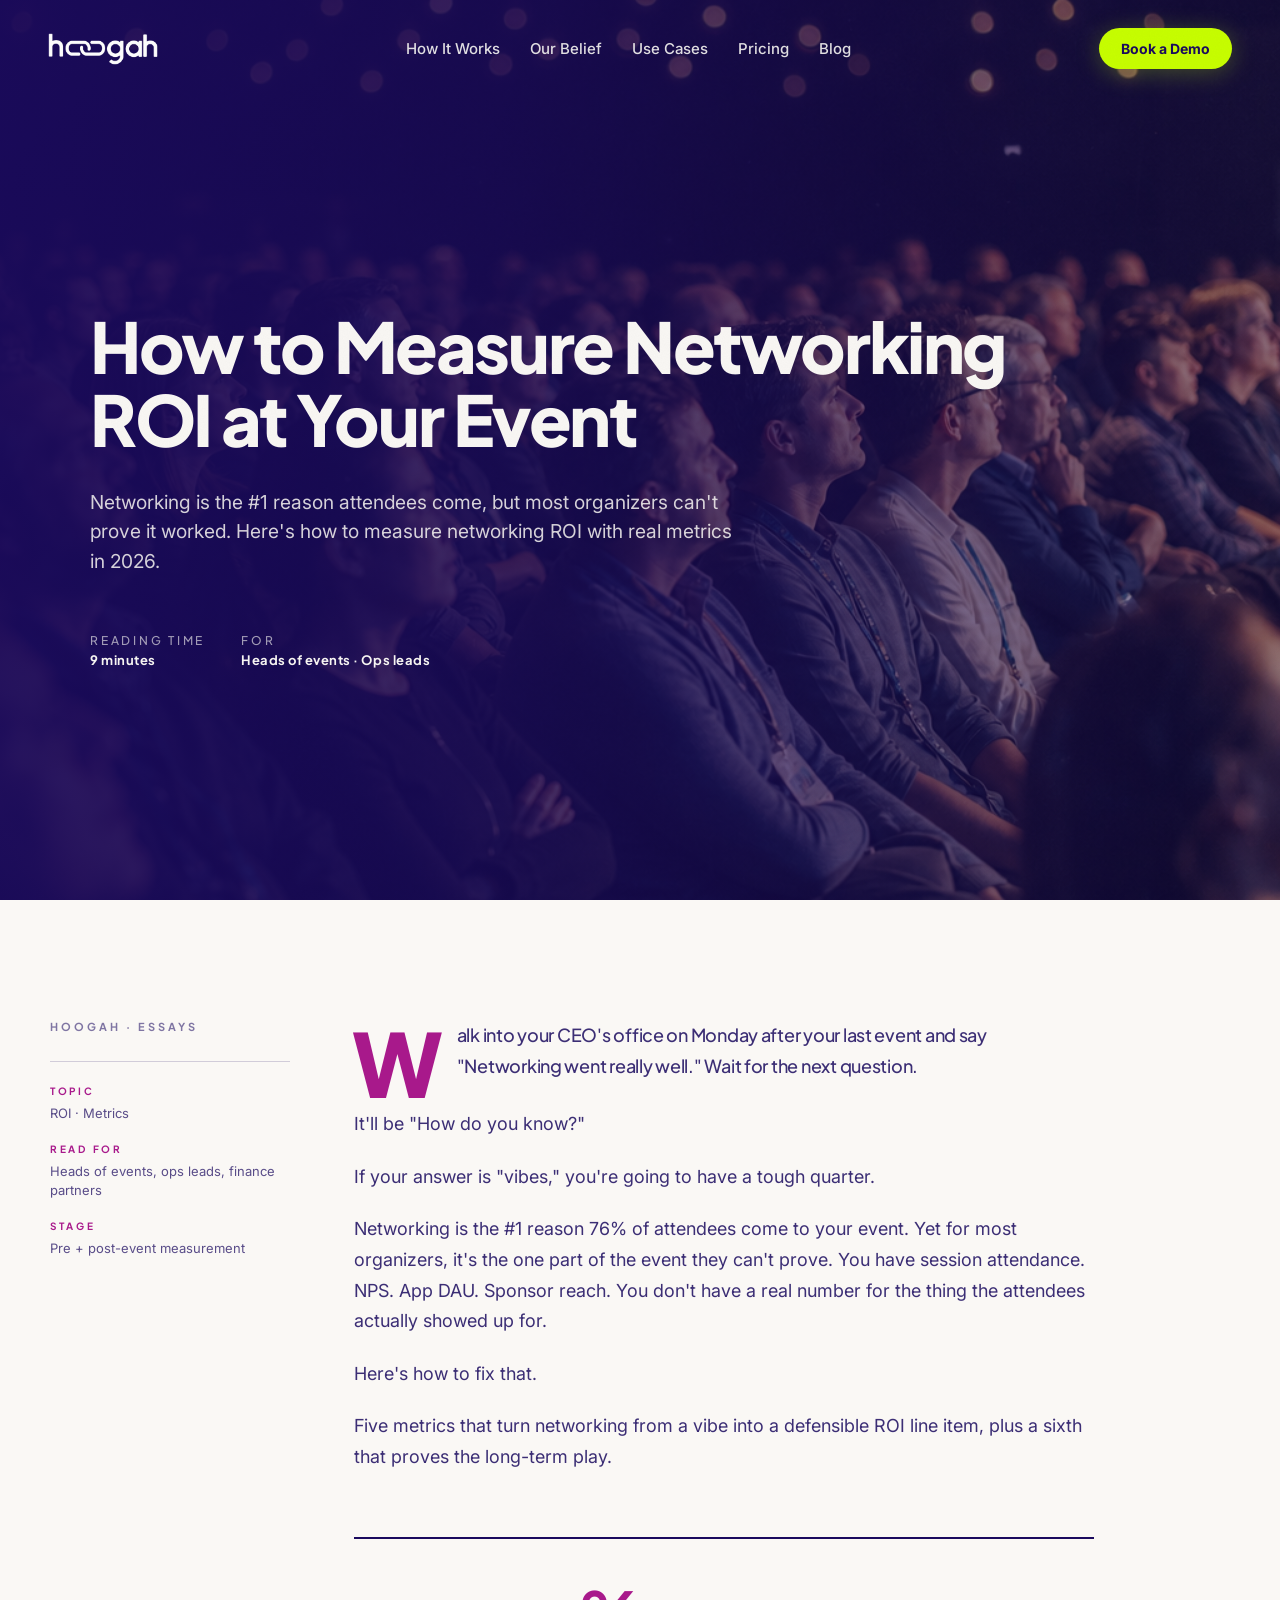
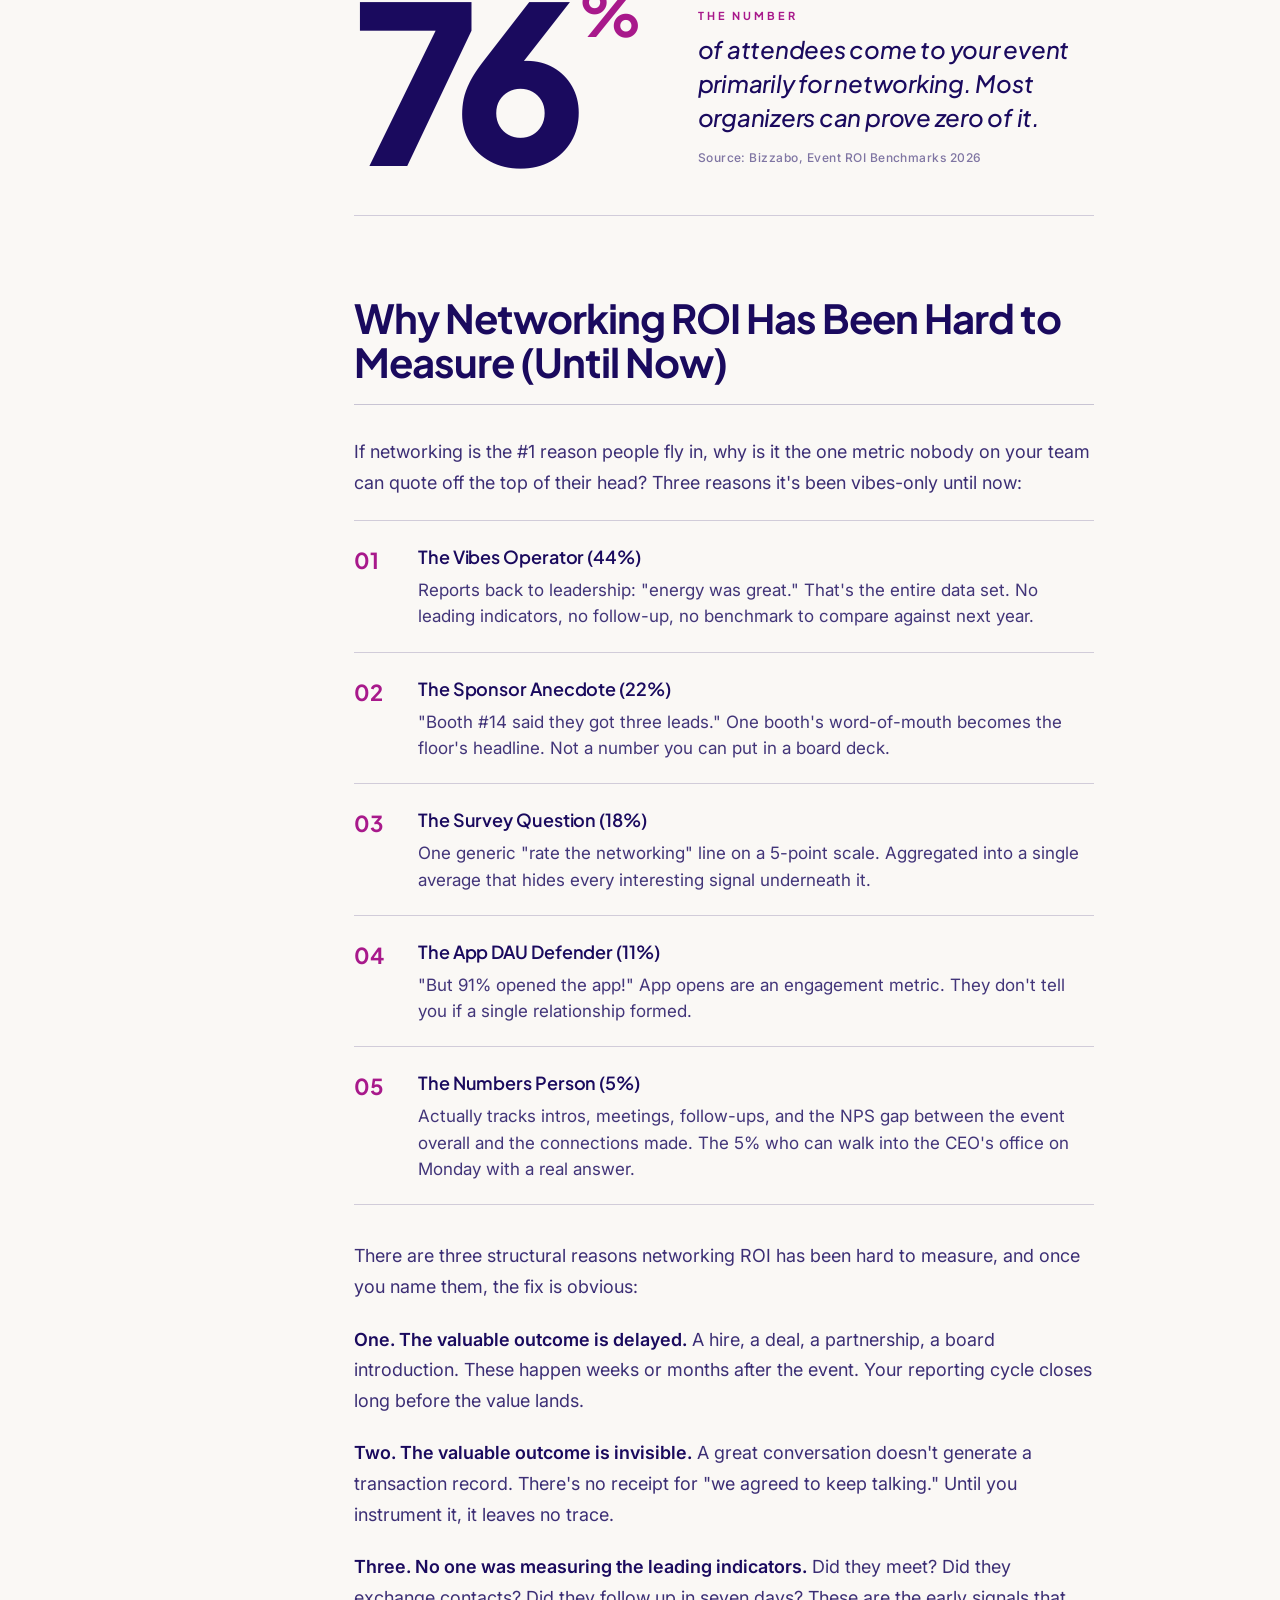
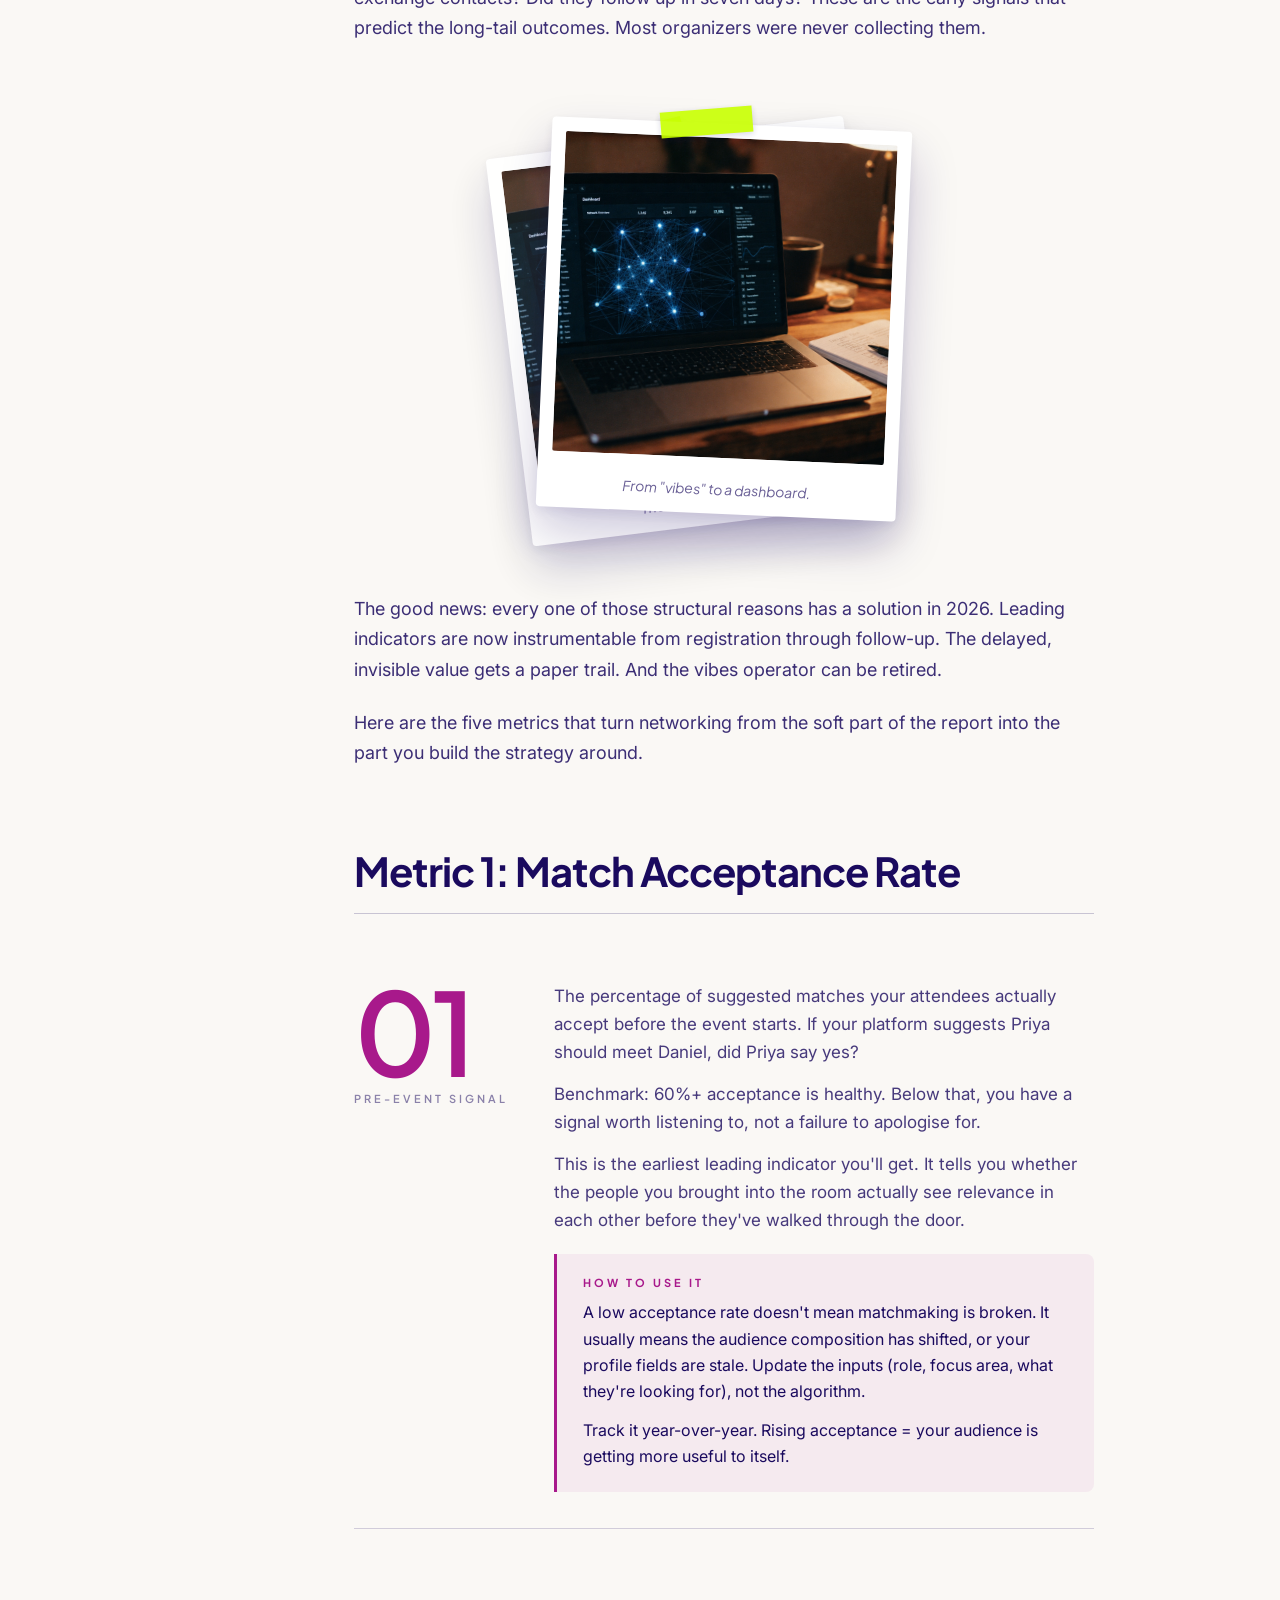
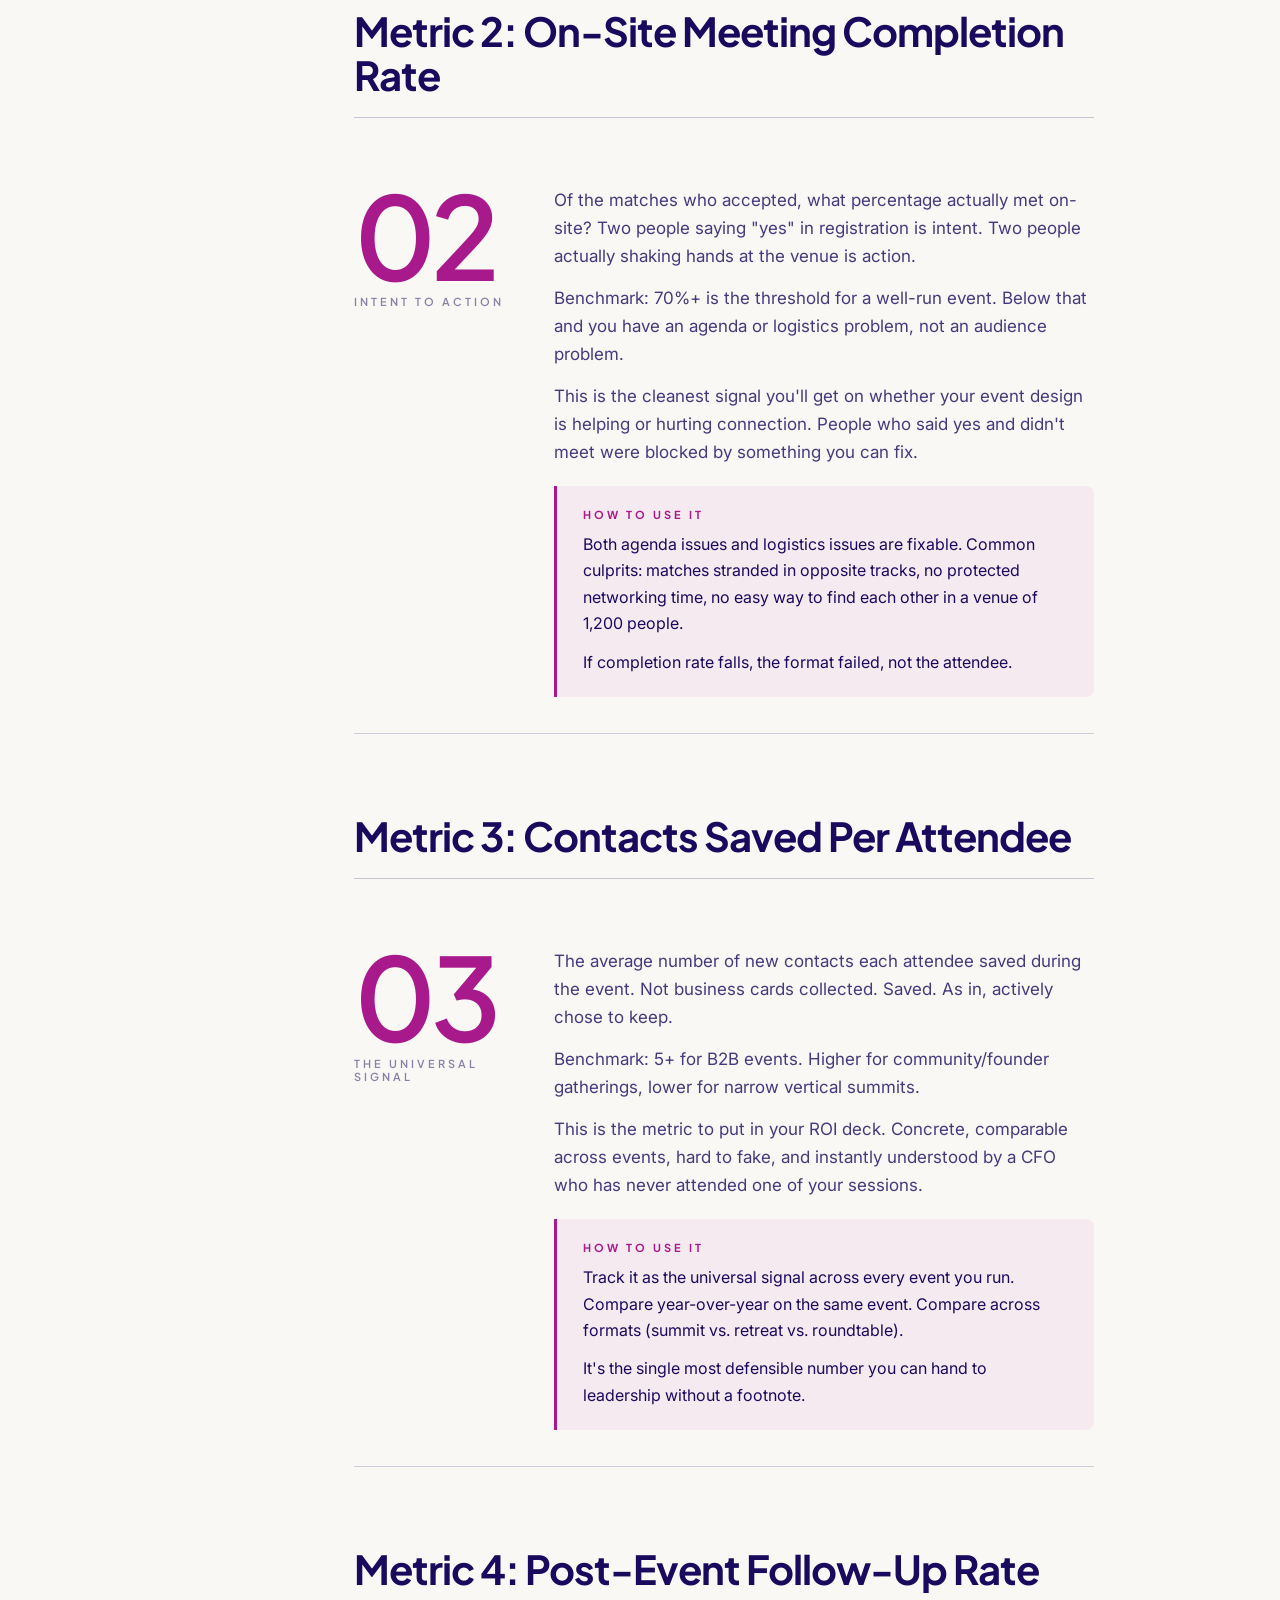
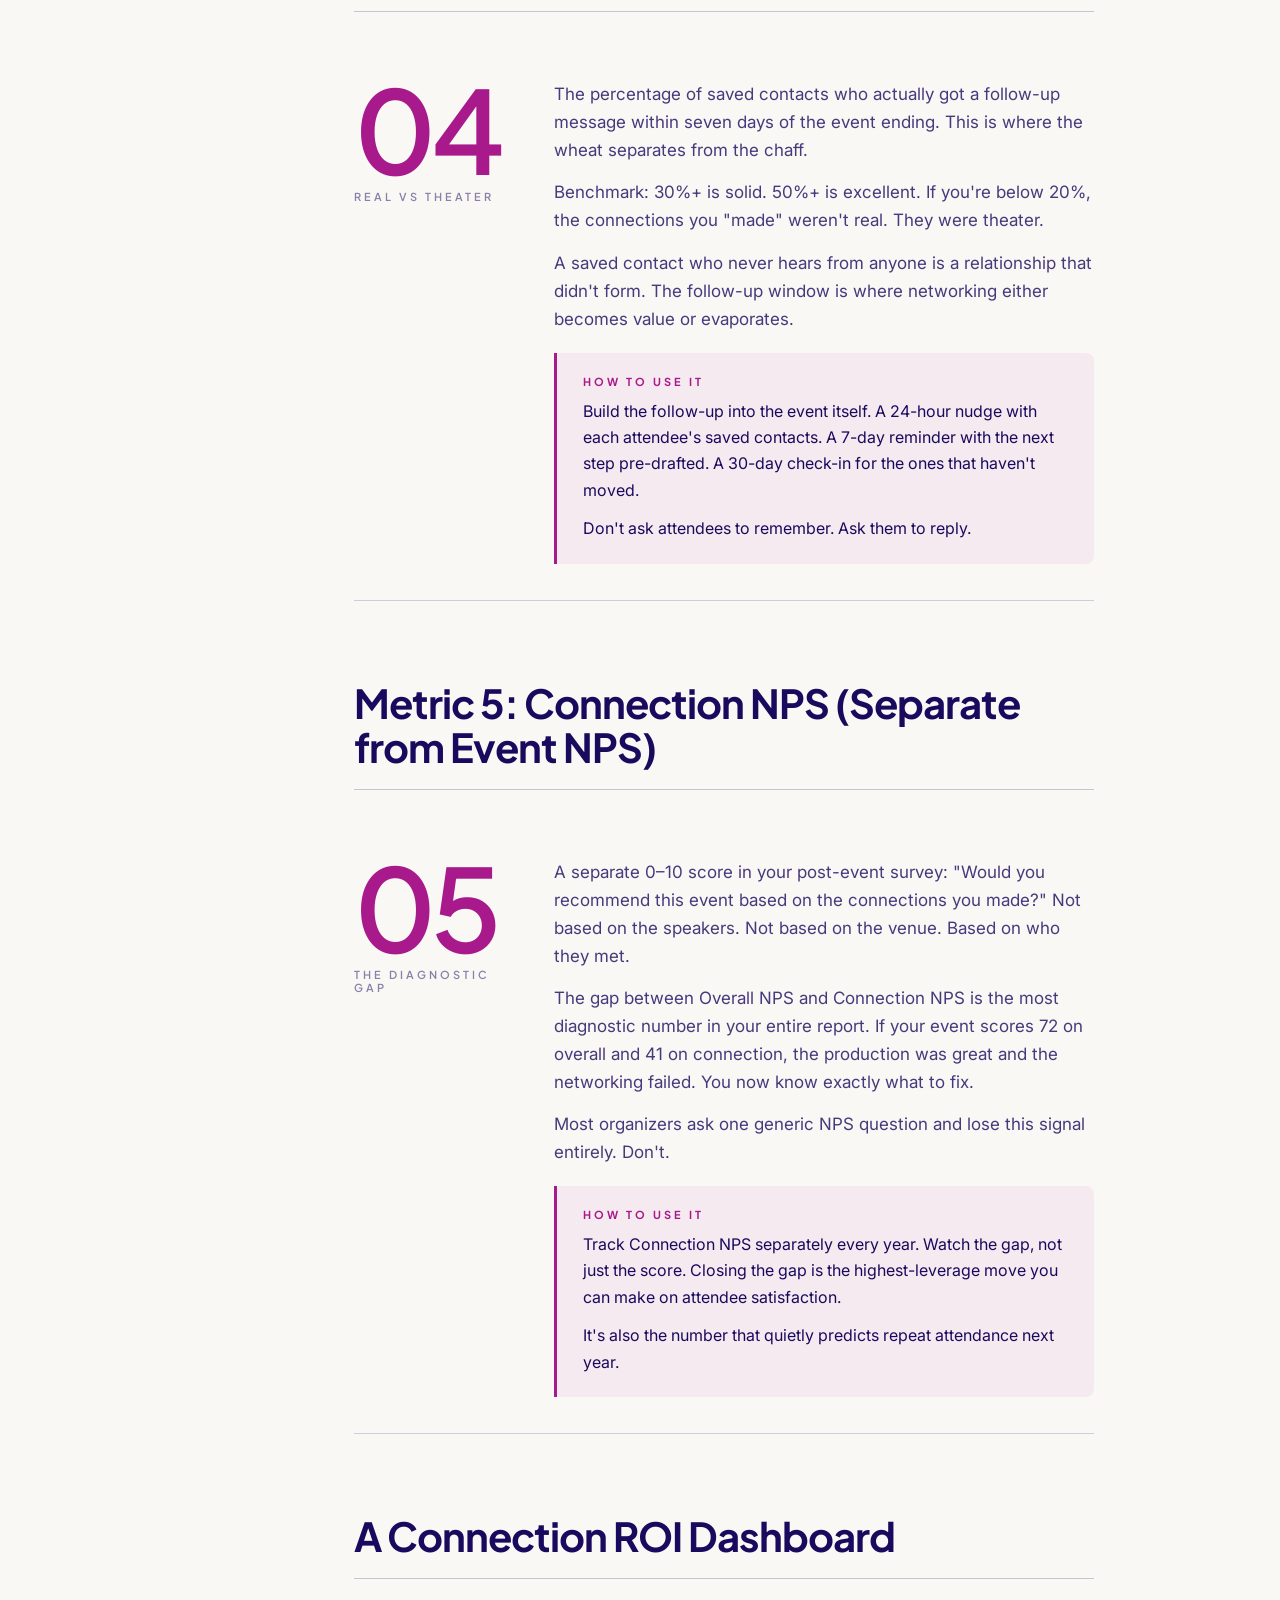
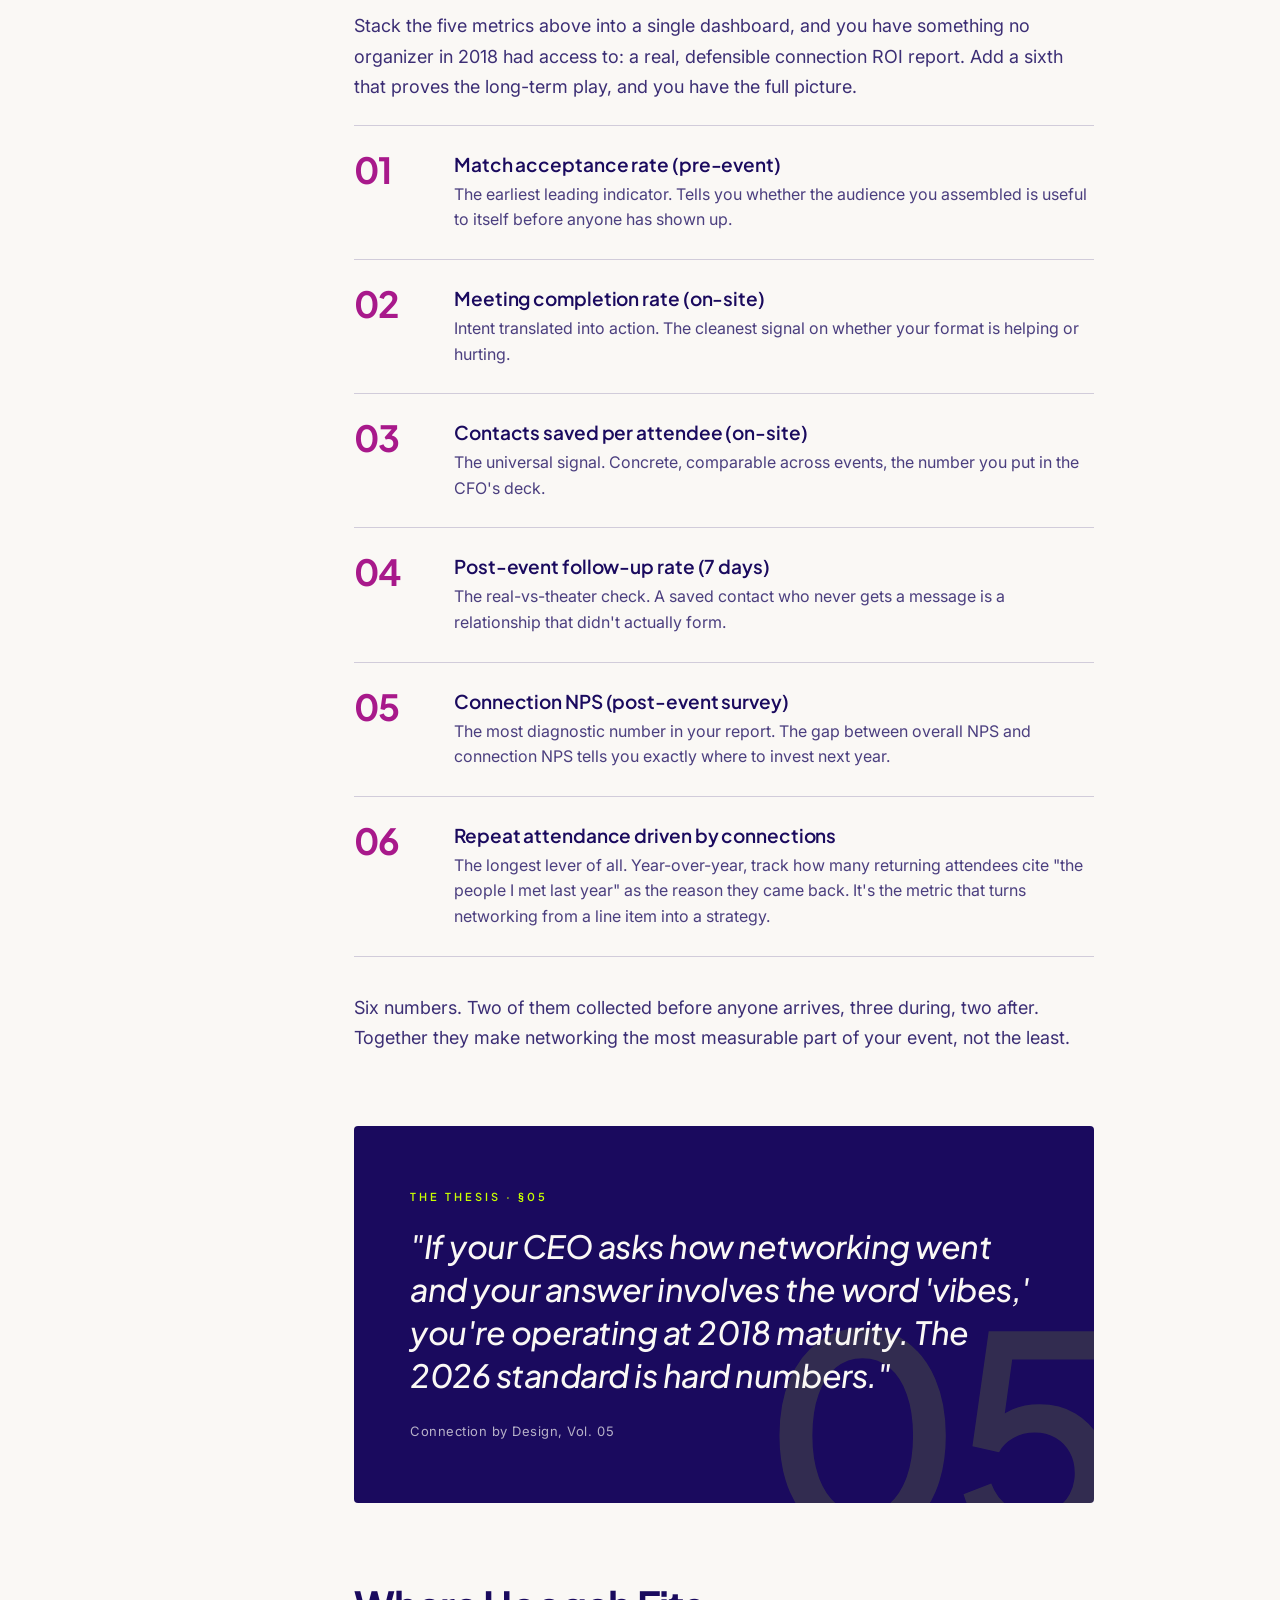
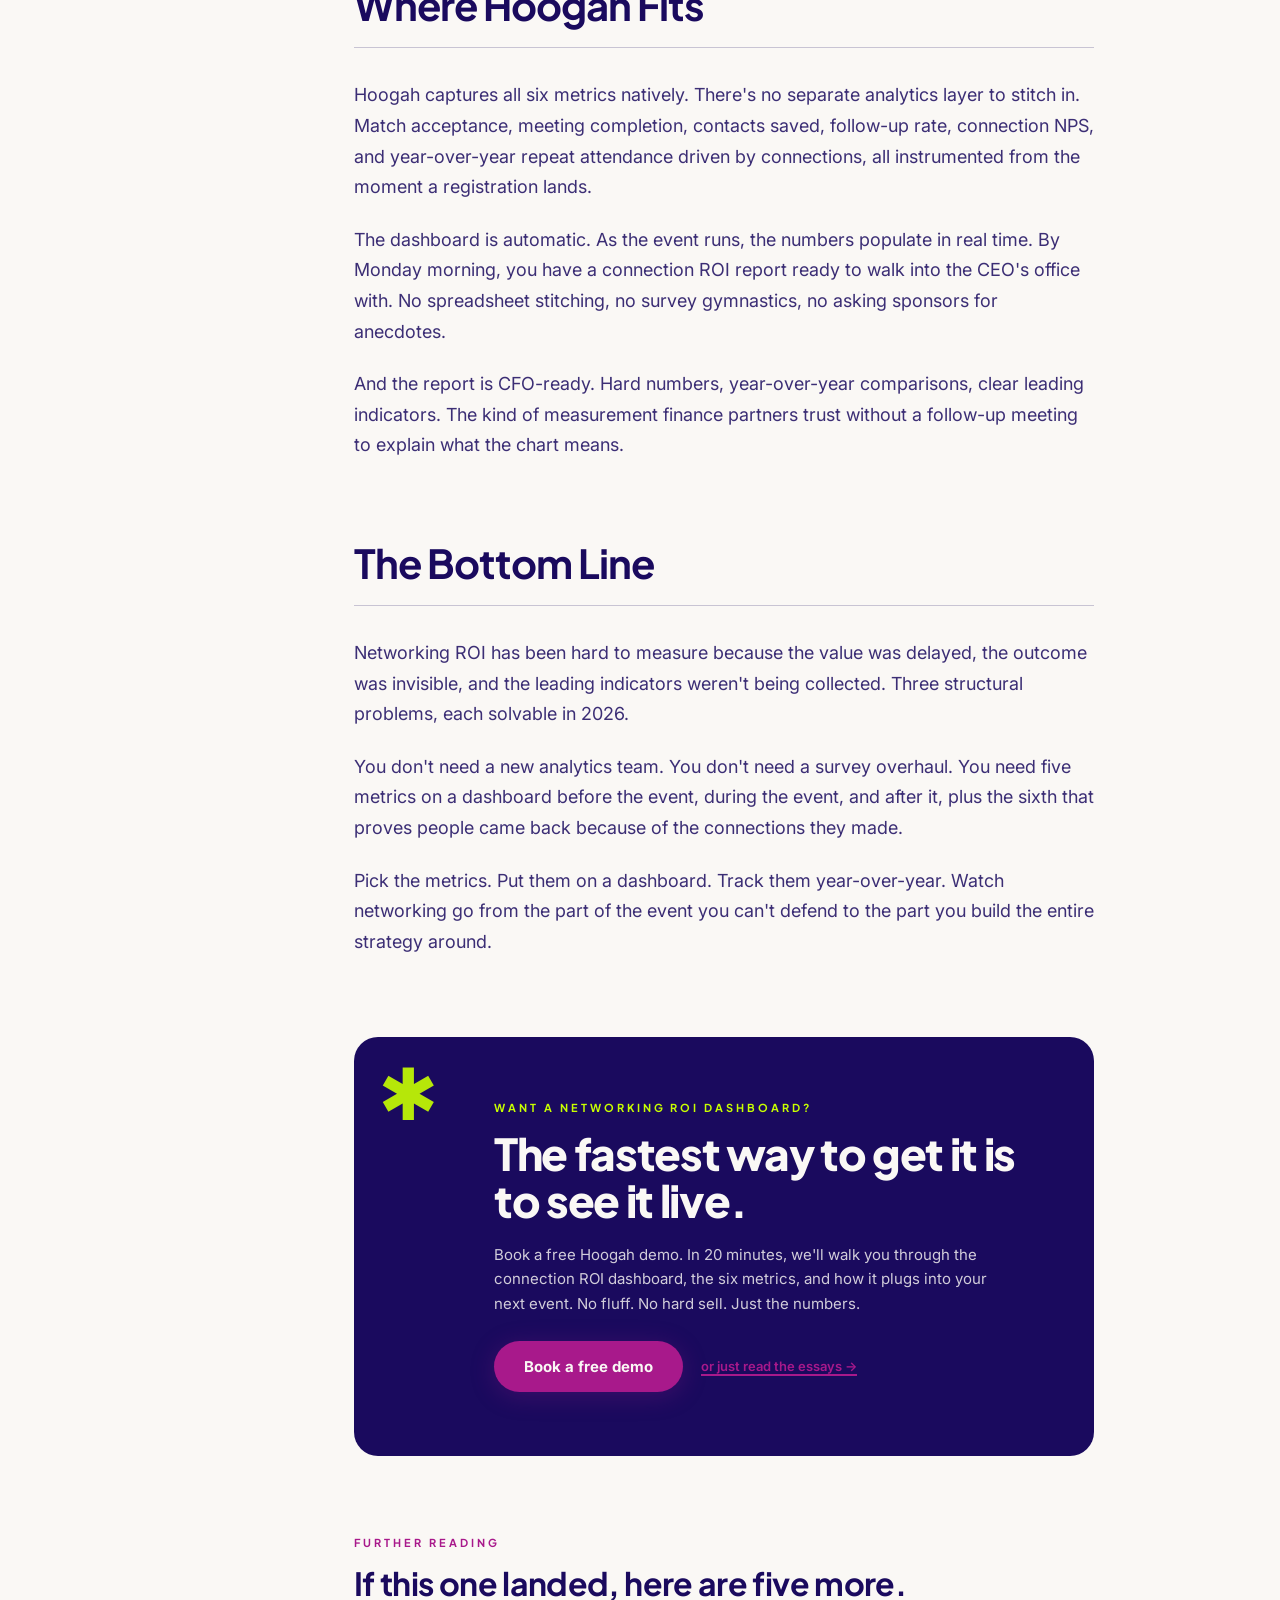
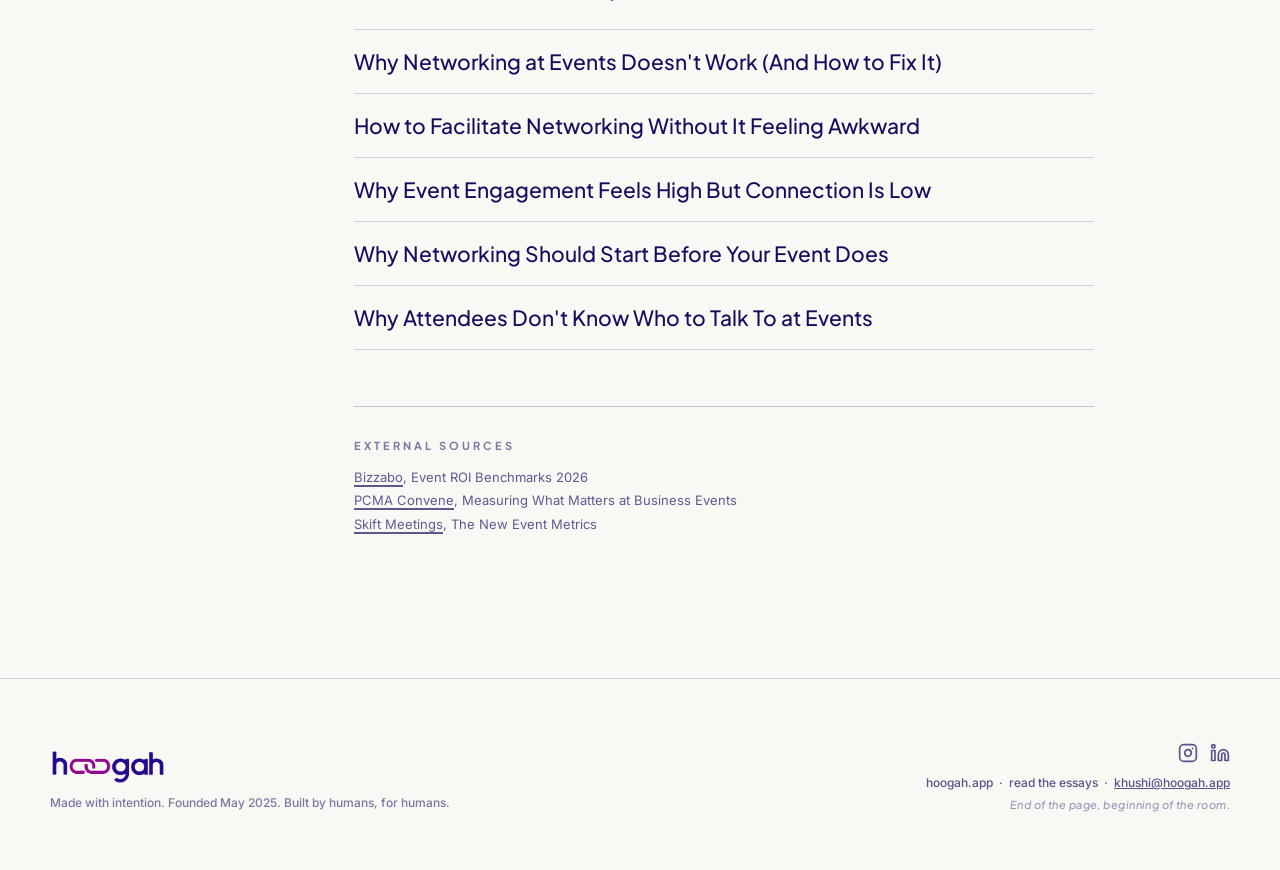
<file: blog-drafts/blog-5-measure-networking-roi.html>
<!doctype html>
<html lang="en">
<head>
<meta charset="utf-8">
<meta name="viewport" content="width=device-width, initial-scale=1">
<title>How to Measure Networking ROI at Your Event | Hoogah</title>
<link rel="canonical" href="https://hoogah.com/blog/measure-networking-roi">
<meta name="description" content="Networking is the #1 reason attendees come, but most organizers can't prove it worked. Here's how to measure networking ROI with real metrics in 2026.">
<link rel="preconnect" href="https://fonts.googleapis.com">
<link rel="preconnect" href="https://fonts.gstatic.com" crossorigin>
<link href="https://fonts.googleapis.com/css2?family=Inter:wght@400;500;600;700&family=Plus+Jakarta+Sans:wght@400;500;600;700;800&display=swap" rel="stylesheet">
<style>
  :root {
    --cream: #faf8f5;
    --navy: #1a0a5e;
    --magenta: #a8198b;
    --lime: #c8ff00;
    --font-body: 'Inter', system-ui, sans-serif;
    --font-display: 'Plus Jakarta Sans', system-ui, sans-serif;
  }
  *, *::before, *::after { box-sizing: border-box; }
  html { scroll-behavior: smooth; }
  body {
    margin: 0; background: var(--cream); color: var(--navy);
    font-family: var(--font-body); -webkit-font-smoothing: antialiased;
    text-rendering: optimizeLegibility;
  }
  a { color: inherit; }
  img { display: block; max-width: 100%; }
  ::selection { background: var(--lime); color: var(--navy); }

  /* Premium grain — fixed overlay, blends with everything */
  .grain { position: fixed; inset: 0; pointer-events: none; z-index: 999; opacity: .045; mix-blend-mode: multiply;
    background-image: url("data:image/svg+xml;utf8,<svg viewBox='0 0 200 200' xmlns='http://www.w3.org/2000/svg'><filter id='n'><feTurbulence type='fractalNoise' baseFrequency='0.85' numOctaves='2' stitchTiles='stitch'/><feColorMatrix values='0 0 0 0 0  0 0 0 0 0  0 0 0 0 0  0 0 0 0.5 0'/></filter><rect width='100%' height='100%' filter='url(%23n)'/></svg>");
    background-size: 200px 200px;
  }

  /* Scroll progress bar */
  .read-progress { position: fixed; top: 0; left: 0; height: 3px; width: 0%; background: linear-gradient(90deg, var(--lime) 0%, var(--magenta) 100%); z-index: 100; transition: width .1s linear; box-shadow: 0 0 12px rgba(200,255,0,.5); }

  /* ===== NAV (dark, sticky) ===== */
  .nav {
    position: fixed; top: 0; inset-inline: 0; z-index: 50;
    transition: background .3s ease, box-shadow .3s ease, transform .3s ease;
  }
  .nav.scrolled {
    background: rgba(26,10,94,.85); backdrop-filter: blur(10px);
    box-shadow: 0 4px 24px rgba(0,0,0,.25);
  }
  .nav-row { max-width: 1440px; margin: 0 auto; padding: 16px 20px; display: flex; align-items: center; justify-content: space-between; }
  .nav-brand { display: block; line-height: 0; }
  .nav-brand img { display: block; height: 26px; width: auto; }
  @media (min-width: 1024px) { .nav-brand img { height: 32px; } }
  .nav-links { display: none; gap: 30px; }
  .nav-links a { color: rgba(250,248,245,.9); text-decoration: none; font-size: 15px; font-weight: 500; transition: color .2s; }
  .nav-links a:hover { color: var(--lime); }
  .nav-cta { background: var(--lime); color: var(--navy); padding: 12px 22px; border-radius: 999px; font-weight: 700; font-size: 14px; border: 0; cursor: pointer; transition: transform .3s, box-shadow .3s; box-shadow: 0 4px 24px rgba(200,255,0,.25); font-family: var(--font-body); }
  .nav-cta:hover { transform: translateY(-3px); box-shadow: 0 12px 40px rgba(200,255,0,.35); filter: brightness(.96); }
  @media (min-width: 1024px) { .nav-row { padding: 28px 48px; } .nav-links { display: flex; } }

  /* Mobile hamburger (decorative, matches preview) */
  .nav-burger { display: inline-flex; align-items: center; justify-content: center; height: 40px; width: 40px; border-radius: 999px; border: 1px solid rgba(250,248,245,.3); background: transparent; cursor: pointer; transition: background .2s; position: relative; z-index: 80; }
  .nav-burger:hover { background: rgba(250,248,245,.1); }
  .nav-burger span { display: block; width: 18px; height: 1.5px; background: var(--cream); position: relative; transition: background-color .15s ease; }
  .nav-burger span::before, .nav-burger span::after { content: ''; position: absolute; left: 0; width: 18px; height: 1.5px; background: var(--cream); transition: transform .3s cubic-bezier(.4,0,.2,1), top .3s cubic-bezier(.4,0,.2,1); }
  .nav-burger span::before { top: -6px; } .nav-burger span::after { top: 6px; }
  .nav-burger.is-open span { background-color: transparent; }
  .nav-burger.is-open span::before { top: 0; transform: rotate(45deg); }
  .nav-burger.is-open span::after { top: 0; transform: rotate(-45deg); }
  @media (min-width: 1024px) { .nav-burger { display: none; } }

  /* Mobile/tablet drawer (dark, matches preview Nav.tsx) */
  .nav-drawer-root { position: fixed; inset: 0; z-index: 70; pointer-events: none; visibility: hidden; }
  .nav-drawer-root.is-open { pointer-events: auto; visibility: visible; }
  .nav-drawer-backdrop { position: absolute; inset: 0; background: rgba(26,10,94,.6); opacity: 0; transition: opacity .3s ease-out; }
  .nav-drawer-root.is-open .nav-drawer-backdrop { opacity: 1; }
  .nav-drawer { position: absolute; top: 0; left: 0; height: 100svh; width: 270px; max-width: 85vw; background: var(--navy); box-shadow: 16px 0 40px rgba(0,0,0,.25); padding: 80px 16px 32px; display: flex; flex-direction: column; transform: translateX(-100%); transition: transform .4s ease-out; }
  .nav-drawer-root.is-open .nav-drawer { transform: translateX(0); }
  @media (min-width: 640px) { .nav-drawer { padding: 96px 24px 32px; } }
  .nav-drawer a.link { display: block; padding: 10px 0; border-bottom: 1px solid rgba(250,248,245,.1); font-family: var(--font-display); font-weight: 600; font-size: 15px; color: var(--cream); text-decoration: none; transition: color .2s; }
  @media (min-width: 640px) { .nav-drawer a.link { padding: 16px 0; font-size: 20px; } }
  .nav-drawer a.link:hover { color: var(--lime); }
  .nav-drawer .drawer-cta { margin-top: 16px; align-self: flex-start; background: var(--lime); color: var(--navy); border: 0; cursor: pointer; padding: 10px 20px; border-radius: 999px; font-family: var(--font-body); font-weight: 700; font-size: 13px; box-shadow: 0 4px 24px rgba(200,255,0,.25); transition: transform .3s, box-shadow .3s; }
  @media (min-width: 640px) { .nav-drawer .drawer-cta { margin-top: 24px; padding: 14px 28px; font-size: 15px; } }
  .nav-drawer .drawer-cta:hover { transform: translateY(-3px); box-shadow: 0 12px 40px rgba(200,255,0,.35); }
  body.drawer-open { overflow: hidden; }
  .nav-cta.mobile-hide { display: none; }
  @media (min-width: 1024px) { .nav-cta.mobile-hide { display: inline-flex; } }
  .nav-right { display: flex; align-items: center; gap: 12px; }

  /* ===== HERO (dark navy photo) ===== */
  .hero { position: relative; isolation: isolate; overflow: hidden; min-height: 100svh; background: var(--navy); color: var(--cream); padding: 130px 20px 80px; display: flex; align-items: center; }
  .hero::before {
    content: ''; position: absolute; inset: 0; z-index: -2;
    background-image: url('images/blog-hero-5.png');
    background-size: cover; background-position: center;
  }
  .hero::after {
    content: ''; position: absolute; inset: 0; z-index: -1;
    background: linear-gradient(95deg, rgba(26,10,94,.95) 0%, rgba(26,10,94,.82) 38%, rgba(26,10,94,.55) 75%, rgba(26,10,94,.42) 100%);
  }
  .hero-inner { max-width: 1100px; margin: 0 auto; width: 100%; }
  .hero-eyebrow { display: inline-flex; align-items: center; gap: 14px; font-family: var(--font-display); font-size: 12px; font-weight: 600; letter-spacing: .27em; text-transform: uppercase; color: var(--lime); }
  .hero-eyebrow::before { content: ''; width: 36px; height: 1px; background: var(--lime); }
  .hero h1 {
    margin: 28px 0 0;
    font-family: var(--font-display); font-weight: 800;
    font-size: 70px; line-height: 1.04; letter-spacing: -.035em;
    max-width: 980px;
  }
  .hero h1 em { font-style: normal; color: inherit; position: relative; display: inline-block; z-index: 1; }
  .hero h1 em::after { display: none; }
  .hero-sub {
    margin: 32px 0 0; max-width: 660px;
    font-size: clamp(17px, 1.5vw, 21px); line-height: 1.55;
    color: rgba(250,248,245,.85);
  }
  .hero-meta {
    margin-top: 56px; display: flex; flex-wrap: wrap; gap: 36px;
    font-family: var(--font-display); font-size: 12px; font-weight: 500;
    letter-spacing: .23em; text-transform: uppercase; color: rgba(250,248,245,.62);
  }
  .hero-meta strong { display: block; color: var(--cream); font-weight: 700; font-size: 13px; letter-spacing: .04em; text-transform: none; margin-top: 4px; }
  .hero-scroll {
    position: absolute; bottom: 28px; left: 50%; transform: translateX(-50%);
    font-family: var(--font-display); font-size: 11px; letter-spacing: .3em; text-transform: uppercase;
    color: rgba(250,248,245,.55);
    display: none; flex-direction: column; align-items: center; gap: 14px;
  }
  .hero-scroll::after { content: ''; width: 1px; height: 44px; background: linear-gradient(to bottom, rgba(250,248,245,.55), transparent); }

  /* Edition stamp — premium magazine ribbon top-right of hero */
  .edition-stamp { position: absolute; top: 110px; right: 28px; z-index: 5; display: none; }
  @media (min-width: 1024px) { .edition-stamp { display: flex; flex-direction: column; align-items: flex-end; gap: 8px; top: 140px; right: 48px; } }
  .edition-stamp .seal { width: 88px; height: 88px; border-radius: 50%; border: 1.5px solid rgba(200,255,0,.55); display: flex; flex-direction: column; align-items: center; justify-content: center; transform: rotate(8deg); position: relative; backdrop-filter: blur(4px); background: rgba(26,10,94,.18); }
  .edition-stamp .seal::before { content: ''; position: absolute; inset: 6px; border-radius: 50%; border: 1px dashed rgba(200,255,0,.32); }
  .edition-stamp .seal .top { font-family: var(--font-display); font-size: 9px; font-weight: 700; letter-spacing: .28em; color: var(--lime); text-transform: uppercase; }
  .edition-stamp .seal .mid { font-family: var(--font-display); font-size: 26px; font-weight: 800; color: var(--cream); line-height: 1; margin-top: 2px; letter-spacing: -.03em; }
  .edition-stamp .seal .bot { font-family: var(--font-display); font-size: 8px; font-weight: 600; letter-spacing: .28em; color: rgba(250,248,245,.65); text-transform: uppercase; margin-top: 4px; }

  /* ===== ARTICLE ===== */
  .article { background: var(--cream); padding: 80px 20px; }
  @media (min-width: 1024px) { .article { padding: 120px 48px; } }
  .article-grid { max-width: 1180px; margin: 0 auto; display: grid; grid-template-columns: 1fr; gap: 48px; }
  @media (min-width: 1024px) { .article-grid { grid-template-columns: 240px minmax(0, 1fr); gap: 64px; } }

  /* SIDEBAR */
  .sidebar-inner { position: sticky; top: 120px; }
  .sidebar .label { font-family: var(--font-display); font-size: 11px; font-weight: 700; letter-spacing: .27em; text-transform: uppercase; color: rgba(26,10,94,.55); }
  .sidebar h4 { margin: 14px 0 0; font-family: var(--font-display); font-size: 15px; font-weight: 600; color: var(--navy); font-style: italic; letter-spacing: -.005em; }
  .sidebar-meta { margin-top: 28px; padding-top: 22px; border-top: 1px solid rgba(26,10,94,.18); display: flex; flex-direction: column; gap: 18px; font-family: var(--font-body); font-size: 13px; color: rgba(26,10,94,.72); line-height: 1.5; }
  .sidebar-meta b { display: block; font-family: var(--font-display); font-size: 10px; font-weight: 700; letter-spacing: .27em; text-transform: uppercase; color: var(--magenta); margin-bottom: 5px; }

  /* PROSE */
  .prose { max-width: 740px; }
  .prose > * { margin: 0 0 22px; }
  .prose p { font-size: 18px; line-height: 1.7; color: rgba(26,10,94,.85); }
  .prose p strong { color: var(--navy); font-weight: 600; }
  .prose a { color: var(--magenta); text-decoration: underline; text-underline-offset: 3px; text-decoration-thickness: 1.5px; }
  .lede {
    font-family: var(--font-display); font-weight: 500;
    font-size: clamp(22px, 2.4vw, 28px); line-height: 1.4;
    color: var(--navy); letter-spacing: -.015em;
    margin-bottom: 28px !important;
  }
  .lede::first-letter {
    float: left;
    font-family: var(--font-display); font-weight: 800;
    font-size: 88px; line-height: .85;
    margin: 6px 14px 0 -2px;
    color: var(--magenta);
  }

  /* SECTION HEAD */
  .section-head {
    margin-top: 80px; margin-bottom: 32px;
    display: flex; align-items: flex-end; justify-content: space-between; gap: 24px;
    border-bottom: 1px solid rgba(26,10,94,.22); padding-bottom: 20px;
    max-width: 740px;
  }
  .section-head h2 {
    font-family: var(--font-display); font-weight: 700;
    font-size: clamp(28px, 3.4vw, 40px); line-height: 1.1; letter-spacing: -.025em;
    color: var(--navy); margin: 0;
  }
  .section-head .sigil {
    font-family: var(--font-display); font-size: 11px; font-weight: 600;
    letter-spacing: .27em; text-transform: uppercase; color: rgba(26,10,94,.5);
    white-space: nowrap;
  }

  /* REASON CARD */
  .reason {
    display: grid; grid-template-columns: 1fr; gap: 24px;
    padding: 36px 0; border-bottom: 1px solid rgba(26,10,94,.18);
    max-width: 940px;
  }
  @media (min-width: 768px) { .reason { grid-template-columns: 160px minmax(0, 1fr); gap: 40px; } }
  .reason-num { display: flex; align-items: baseline; gap: 12px; }
  @media (min-width: 768px) { .reason-num { display: block; } }
  .reason-num .big {
    font-family: var(--font-display); font-weight: 600;
    font-size: clamp(76px, 9vw, 116px); line-height: .85;
    letter-spacing: -.04em; color: var(--magenta);
  }
  .reason-num .meta {
    margin-top: 12px;
    font-family: var(--font-display); font-size: 11px; font-weight: 600;
    letter-spacing: .27em; text-transform: uppercase; color: rgba(26,10,94,.5);
  }
  .reason-body h3 {
    margin: 0 0 16px;
    font-family: var(--font-display); font-weight: 700;
    font-size: clamp(22px, 2.4vw, 30px); line-height: 1.2; letter-spacing: -.02em;
    color: var(--navy);
  }
  .reason-body p { margin: 0 0 14px; font-size: 17px; line-height: 1.65; color: rgba(26,10,94,.8); }
  .reason-body .fix {
    margin-top: 20px; padding: 22px 26px;
    background: rgba(168,25,139,.06); border-left: 3px solid var(--magenta);
    border-radius: 0 8px 8px 0;
  }
  .reason-body .fix b {
    display: block; font-family: var(--font-display); font-size: 11px; letter-spacing: .27em;
    text-transform: uppercase; color: var(--magenta); font-weight: 700; margin-bottom: 10px;
  }
  .reason-body .fix p { margin: 0; font-size: 16px; line-height: 1.65; color: var(--navy); }
  .reason-body .fix p + p { margin-top: 12px; }

  /* TRIBES LIST */
  .tribes { margin: 0; padding: 0; list-style: none; max-width: 740px; }
  .tribes li {
    counter-increment: tribe;
    padding: 22px 0 22px 64px;
    border-top: 1px solid rgba(26,10,94,.18);
    position: relative; font-size: 17px; line-height: 1.55; color: rgba(26,10,94,.82);
  }
  .tribes li:last-child { border-bottom: 1px solid rgba(26,10,94,.18); }
  .tribes li::before {
    content: counter(tribe, decimal-leading-zero);
    position: absolute; left: 0; top: 22px;
    font-family: var(--font-display); font-weight: 700; font-size: 22px;
    color: var(--magenta); letter-spacing: -.02em;
  }
  .tribes b {
    display: block; font-family: var(--font-display); font-weight: 600;
    font-size: 18px; color: var(--navy); margin-bottom: 6px; letter-spacing: -.005em;
  }

  /* POLAROID — stacked premium variant */
  .polaroid-wrap { margin: 64px auto; display: flex; justify-content: center; max-width: 740px; position: relative; }
  .polaroid {
    position: relative; padding: 14px 14px 56px;
    background: #fff; box-shadow: 0 24px 48px rgba(26,10,94,.22), 0 4px 12px rgba(26,10,94,.08);
    max-width: 360px; border-radius: 4px;
  }
  .polaroid::before {
    content: ''; position: absolute; top: -14px; left: 30%; width: 92px; height: 26px;
    background: var(--lime); opacity: .9; transform: rotate(-7deg);
    box-shadow: 0 2px 6px rgba(26,10,94,.18);
  }
  .polaroid img { width: 100%; height: 320px; object-fit: cover; border-radius: 2px; }
  .polaroid figcaption {
    position: absolute; bottom: 16px; left: 0; right: 0; text-align: center;
    font-family: var(--font-display); font-style: italic; font-size: 14px;
    color: rgba(26,10,94,.65);
  }
  .polaroid-stack { position: relative; }
  .polaroid-stack .polaroid.back {
    position: absolute; top: 12px; left: -36px; transform: rotate(-7deg); opacity: .9;
    z-index: 0;
  }
  .polaroid-stack .polaroid.front { transform: rotate(2.5deg); z-index: 1; }
  @media (max-width: 640px) {
    .polaroid-stack .polaroid.back { display: none; }
    .polaroid-stack .polaroid.front { transform: rotate(-1.5deg); }
  }

  /* STAT FIGURE — huge editorial number */
  .stat-figure { margin: 64px 0; padding: 48px 0; border-top: 2px solid var(--navy); border-bottom: 1px solid rgba(26,10,94,.18); display: grid; grid-template-columns: 1fr; gap: 24px; align-items: end; max-width: 940px; }
  @media (min-width: 768px) { .stat-figure { grid-template-columns: minmax(0, auto) minmax(0, 1fr); gap: 56px; } }
  .stat-figure .num {
    font-family: var(--font-display); font-weight: 800;
    font-size: clamp(120px, 18vw, 220px); line-height: .82; letter-spacing: -.06em;
    color: var(--navy); position: relative; display: inline-block;
  }
  .stat-figure .num sup { font-size: 28%; font-weight: 700; vertical-align: top; margin-left: 4px; color: var(--magenta); letter-spacing: 0; }
  .stat-figure .num::after { content: ''; position: absolute; left: 0; right: 12%; bottom: 8px; height: 16px; background: var(--lime); z-index: -1; opacity: .85; }
  .stat-figure .caption {
    font-family: var(--font-display); font-style: italic; font-weight: 500;
    font-size: clamp(18px, 2vw, 24px); line-height: 1.4; color: var(--navy);
    max-width: 480px; letter-spacing: -.01em;
  }
  .stat-figure .caption b { display: block; margin-bottom: 10px; font-family: var(--font-display); font-style: normal; font-weight: 700; font-size: 11px; letter-spacing: .27em; text-transform: uppercase; color: var(--magenta); }
  .stat-figure .caption .src { display: block; margin-top: 16px; font-family: var(--font-body); font-style: normal; font-size: 12px; letter-spacing: .04em; color: rgba(26,10,94,.55); }

  /* CHAPTER ORNAMENT — between major sections */
  .chapter-mark { margin: 56px 0 32px; display: flex; align-items: center; justify-content: center; gap: 14px; }
  .chapter-mark::before, .chapter-mark::after { content: ''; flex: 1; max-width: 80px; height: 1px; background: rgba(26,10,94,.2); }
  .chapter-mark span { font-family: var(--font-display); font-size: 18px; color: var(--magenta); letter-spacing: .3em; }

  /* AUTHOR SIGNOFF — end-of-essay editorial close */
  .signoff { margin-top: 72px; padding: 36px 0 24px; border-top: 2px solid var(--navy); display: grid; grid-template-columns: 1fr; gap: 24px; max-width: 740px; }
  @media (min-width: 640px) { .signoff { grid-template-columns: 88px minmax(0, 1fr); gap: 28px; align-items: start; } }
  .signoff .avatar {
    width: 88px; height: 88px; border-radius: 50%; overflow: hidden;
    background: var(--navy); position: relative;
    box-shadow: 0 8px 24px rgba(26,10,94,.18);
  }
  .signoff .avatar img { width: 100%; height: 100%; object-fit: cover; }
  .signoff .end-mark { font-family: var(--font-display); font-size: 22px; color: var(--magenta); letter-spacing: .4em; margin-bottom: 18px; }
  .signoff .end-mark::before { content: '✱  ✱  ✱'; }
  .signoff h4 { margin: 0 0 6px; font-family: var(--font-display); font-weight: 700; font-size: 18px; color: var(--navy); letter-spacing: -.01em; }
  .signoff .role { font-family: var(--font-display); font-size: 11px; font-weight: 700; letter-spacing: .26em; text-transform: uppercase; color: var(--magenta); margin: 0 0 14px; }
  .signoff .bio { font-family: var(--font-body); font-size: 14px; line-height: 1.6; color: rgba(26,10,94,.75); margin: 0; max-width: 560px; }
  .signoff .signature { margin-top: 14px; font-family: var(--font-display); font-style: italic; font-size: 18px; color: var(--navy); letter-spacing: -.01em; }

  /* PULLQUOTE (Beliefs #05 style — navy block w/ giant lime numeral) */
  .pullquote {
    margin: 72px 0 60px; padding: 52px 36px;
    background: var(--navy); color: var(--cream); border-radius: 4px;
    position: relative; overflow: hidden; max-width: 940px;
  }
  @media (min-width: 768px) { .pullquote { padding: 64px 56px; } }
  .pullquote::before {
    content: '05'; position: absolute; right: -18px; bottom: -42px;
    font-family: var(--font-display); font-weight: 600;
    font-size: 280px; line-height: .85; color: var(--lime); opacity: .14;
    letter-spacing: -.04em;
  }
  .pullquote .tag {
    font-family: var(--font-display); font-size: 11px; font-weight: 600;
    letter-spacing: .27em; text-transform: uppercase; color: var(--lime);
    margin-bottom: 22px;
  }
  .pullquote p {
    margin: 0; font-family: var(--font-display); font-style: italic; font-weight: 500;
    font-size: clamp(22px, 2.6vw, 32px); line-height: 1.35; letter-spacing: -.015em;
    max-width: 700px; color: var(--cream); position: relative; z-index: 1;
  }
  .pullquote cite {
    display: block; margin-top: 26px; font-style: normal;
    font-family: var(--font-body); font-size: 13px; letter-spacing: .04em;
    color: rgba(250,248,245,.7);
  }

  /* STACK LIST */
  .stack-list { margin: 0; padding: 0; list-style: none; counter-reset: stack; max-width: 940px; }
  .stack-list li {
    counter-increment: stack;
    display: grid; grid-template-columns: 76px 1fr; gap: 24px; align-items: start;
    padding: 26px 0; border-top: 1px solid rgba(26,10,94,.18);
  }
  .stack-list li:last-child { border-bottom: 1px solid rgba(26,10,94,.18); }
  .stack-list li::before {
    content: counter(stack, decimal-leading-zero);
    font-family: var(--font-display); font-weight: 700;
    font-size: 36px; line-height: 1; color: var(--magenta); letter-spacing: -.03em;
  }
  .stack-list .body b {
    display: block; font-family: var(--font-display); font-weight: 600;
    font-size: 19px; color: var(--navy); margin-bottom: 6px; letter-spacing: -.005em;
  }
  .stack-list .body p { margin: 0; font-size: 16px; line-height: 1.6; color: rgba(26,10,94,.78); }

  /* HOOGAH INVITATION (Beliefs final block style) */
  .invitation {
    margin-top: 80px; padding: 52px 28px;
    background: var(--navy); color: var(--cream); border-radius: 24px;
    position: relative; overflow: hidden; max-width: 980px;
  }
  @media (min-width: 768px) { .invitation { padding: 64px 56px; } }
  .invitation::before {
    content: '✱'; position: absolute; top: 18px; left: 24px;
    font-family: var(--font-display); font-size: 72px; line-height: 1; color: rgba(200,255,0,.9);
  }
  .invitation .tag { font-family: var(--font-display); font-size: 11px; font-weight: 700; letter-spacing: .27em; text-transform: uppercase; color: var(--lime); margin: 0 0 16px 84px; }
  .invitation h3 { margin: 0 0 20px 84px; font-family: var(--font-display); font-weight: 800; font-size: clamp(28px, 4vw, 44px); line-height: 1.05; letter-spacing: -.03em; max-width: 600px; }
  .invitation p { margin: 0 0 24px 84px; font-size: 15px; line-height: 1.65; color: rgba(250,248,245,.82); max-width: 520px; }
  .invitation .actions { margin-left: 84px; display: flex; flex-wrap: wrap; gap: 18px; align-items: center; }
  .btn-magenta {
    background: var(--magenta); color: var(--cream); border: 0; cursor: pointer;
    padding: 16px 30px; border-radius: 999px;
    font-family: var(--font-body); font-weight: 700; font-size: 15px;
    box-shadow: 0 4px 24px rgba(168,25,139,.25);
    transition: transform .3s, box-shadow .3s, filter .3s;
  }
  .btn-magenta:hover { transform: translateY(-3px); filter: brightness(1.08); box-shadow: 0 12px 40px rgba(168,25,139,.4); }
  .link-lime { color: var(--lime); font-family: var(--font-body); font-size: 13px; font-weight: 600; text-decoration: none; }
  .link-lime:hover { filter: brightness(1.1); }

  /* FURTHER READING */
  .further { margin-top: 80px; max-width: 740px; }
  .further .label { font-family: var(--font-display); font-size: 11px; font-weight: 700; letter-spacing: .27em; text-transform: uppercase; color: var(--magenta); margin-bottom: 14px; }
  .further h3 { margin: 0 0 26px; font-family: var(--font-display); font-weight: 700; font-size: clamp(24px, 3vw, 32px); letter-spacing: -.02em; color: var(--navy); }
  .further ul { list-style: none; padding: 0; margin: 0; }
  .further li {
    padding: 18px 0; border-top: 1px solid rgba(26,10,94,.18);
    font-family: var(--font-display); font-size: clamp(17px, 1.8vw, 21px); font-weight: 500;
    color: var(--navy); transition: color .25s, padding .25s; cursor: pointer;
    display: flex; align-items: center; justify-content: space-between; gap: 16px;
  }
  .further li:last-child { border-bottom: 1px solid rgba(26,10,94,.18); }
  .further li:hover { color: var(--magenta); padding-left: 8px; }
  .further li::after { content: '→'; color: var(--magenta); opacity: 0; transition: opacity .25s, transform .25s; }
  .further li:hover::after { opacity: 1; transform: translateX(4px); }

  /* SOURCES */
  .sources { margin-top: 56px; padding-top: 32px; border-top: 1px solid rgba(26,10,94,.22); max-width: 740px; }
  .sources .label { font-family: var(--font-display); font-size: 11px; font-weight: 700; letter-spacing: .27em; text-transform: uppercase; color: rgba(26,10,94,.55); margin-bottom: 14px; }
  .sources ul { list-style: none; padding: 0; margin: 0; }
  .sources li { font-size: 13px; line-height: 1.8; color: rgba(26,10,94,.68); font-family: var(--font-body); }

  /* FOOTER */
  .site-footer { background: var(--cream); padding: 30px 20px 30px; border-top: 1px solid rgba(26,10,94,.15); }
  .site-footer-inner { max-width: 1180px; margin: 0 auto; display: grid; grid-template-columns: 1fr; gap: 18px; align-items: end; }
  /* Tablet: 2-col same as desktop, padding stays at 30px */
  @media (min-width: 768px) { .site-footer-inner { grid-template-columns: 1fr 1fr; } .site-footer .right { text-align: right; } }
  /* Desktop: restore larger padding */
  @media (min-width: 1024px) { .site-footer { padding: 64px 20px 48px; } }
  .site-footer .brand img { display: block; height: 36px; width: auto; }
  .site-footer .meta { margin-top: 10px; font-size: 12px; font-weight: 500; color: rgba(26,10,94,.55); }
  .site-footer .right { font-size: 12px; font-weight: 500; color: rgba(26,10,94,.7); }
  .site-footer .end { margin-top: 8px; font-family: var(--font-display); font-style: italic; font-size: 11px; letter-spacing: .04em; color: rgba(26,10,94,.42); }
  .site-footer .socials { margin-bottom: 12px; display: flex; gap: 12px; }
  @media (min-width: 768px) { .site-footer .socials { justify-content: flex-end; } }
  .site-footer .socials a { color: rgba(26,10,94,.7); transition: color .2s; line-height: 0; }
  .site-footer .socials a:hover { color: var(--navy); }
  .site-footer .socials svg { width: 20px; height: 20px; }

  /* ===== MOBILE-ONLY PADDING/MARGIN TIGHTEN (<768px) ===== */
  @media (max-width: 767px) {
    .hero { padding: 30px 18px 30px; }
    .hero h1 { font-size: 40px; line-height: 1.06; }
    .hero-meta { margin-top: 36px; gap: 22px; }
    .article { padding: 48px 18px; }
    .article-grid { gap: 28px; }
    .section-head { margin-top: 48px; margin-bottom: 22px; padding-bottom: 16px; gap: 10px; flex-direction: column-reverse; align-items: flex-start; }
    .section-head .sigil { font-size: 10px; letter-spacing: .24em; }
    .reason { padding: 26px 0; gap: 16px; }
    .reason-body .fix { padding: 18px 20px; }
    .pullquote { margin: 48px 0 40px; padding: 36px 22px; }
    .pullquote::before { font-size: 180px; bottom: -28px; right: -12px; }
    .stack-list li { padding: 22px 0; gap: 18px; grid-template-columns: 60px 1fr; }
    .polaroid-wrap { margin: 36px auto; }
    .invitation { margin-top: 56px; padding: 36px 22px; }
    .invitation::before { font-size: 52px; left: 18px; top: 14px; }
    .invitation .tag,
    .invitation h3,
    .invitation p,
    .invitation .actions { margin-left: 64px; }
    .further { margin-top: 56px; }
    .sources { margin-top: 40px; padding-top: 26px; }
    .lede::first-letter { font-size: 64px; margin: 4px 10px 0 -2px; }
  }

  /* H1 + H2 tablet-only override (768–1023px) */
  @media (min-width: 768px) and (max-width: 1023px) {
    .hero { padding: 80px 20px 30px; min-height: auto; }
    .hero h1 { font-size: 44px; line-height: 1.06; }
    .section-head h2 { font-size: 34px; line-height: 1.1; }
  }

  /* Hide section sigils */
  .section-head .sigil { display: none; }
</style>
</head>
<body>

<div class="grain" aria-hidden="true"></div>
<div class="read-progress" id="read-progress" aria-hidden="true"></div>

<header class="nav" id="nav">
  <div class="nav-row">
    <a href="/" class="nav-brand" aria-label="Hoogah home">
      <img src="../public/images/brand/logo-white-tight.png" alt="Hoogah">
    </a>
    <nav class="nav-links">
      <a href="#how-it-works">How It Works</a>
      <a href="#origin">Our Belief</a>
      <a href="#use-cases">Use Cases</a>
      <a href="#pricing">Pricing</a>
      <a href="#blog">Blog</a>
    </nav>
    <div class="nav-right">
      <button class="nav-cta mobile-hide" type="button" onclick="window.location.href='mailto:khushi@hoogah.app?subject=Hoogah%20Demo'">Book a Demo</button>
      <button class="nav-burger" id="nav-burger" type="button" aria-label="Open menu" aria-expanded="false" aria-controls="nav-drawer"><span></span></button>
    </div>
  </div>
</header>

<div class="nav-drawer-root" id="nav-drawer-root" aria-hidden="true">
  <div class="nav-drawer-backdrop" id="nav-drawer-backdrop"></div>
  <aside class="nav-drawer" id="nav-drawer" role="dialog" aria-label="Site menu">
    <a href="#how-it-works" class="link">How It Works</a>
    <a href="#origin" class="link">Our Belief</a>
    <a href="#use-cases" class="link">Use Cases</a>
    <a href="#pricing" class="link">Pricing</a>
    <a href="#blog" class="link">Blog</a>
    <button class="drawer-cta" type="button" onclick="window.location.href='mailto:khushi@hoogah.app?subject=Hoogah%20Demo'">Book a Demo</button>
  </aside>
</div>

<section class="hero">
  <div class="hero-inner">
    <h1>How to Measure Networking <em>ROI</em> at Your Event</h1>
    <p class="hero-sub">Networking is the #1 reason attendees come, but most organizers can't prove it worked. Here's how to measure networking ROI with real metrics in 2026.</p>
    <div class="hero-meta">
      <span>Reading time<strong>9 minutes</strong></span>
      <span>For<strong>Heads of events · Ops leads</strong></span>
    </div>
  </div>
  <div class="hero-scroll">Scroll for the diagnosis</div>
</section>

<main class="article">
  <div class="article-grid">

    <aside class="sidebar">
      <div class="sidebar-inner">
        <div class="label">Hoogah · Essays</div>
        <div class="sidebar-meta">
          <div><b>Topic</b>ROI · Metrics</div>
          <div><b>Read for</b>Heads of events, ops leads, finance partners</div>
          <div><b>Stage</b>Pre + post-event measurement</div>
        </div>
      </div>
    </aside>

    <article class="prose">

      <p class="lede">Walk into your CEO's office on Monday after your last event and say "Networking went really well." Wait for the next question.</p>

      <p>It'll be "How do you know?"</p>

      <p>If your answer is "vibes," you're going to have a tough quarter.</p>

      <p>Networking is the #1 reason 76% of attendees come to your event. Yet for most organizers, it's the one part of the event they can't prove. You have session attendance. NPS. App DAU. Sponsor reach. You don't have a real number for the thing the attendees actually showed up for.</p>

      <p>Here's how to fix that.</p>

      <p>Five metrics that turn networking from a vibe into a defensible ROI line item, plus a sixth that proves the long-term play.</p>

      <!-- STAT FIGURE -->
      <figure class="stat-figure">
        <div class="num">76<sup>%</sup></div>
        <figcaption class="caption">
          <b>The Number</b>
          of attendees come to your event primarily for networking. Most organizers can prove zero of it.
          <span class="src">Source: Bizzabo, Event ROI Benchmarks 2026</span>
        </figcaption>
      </figure>

      <!-- DIAGNOSIS -->
      <div class="section-head">
        <h2>Why Networking ROI Has Been Hard to Measure (Until Now)</h2>
        <span class="sigil">§ 01 · Diagnosis</span>
      </div>

      <p>If networking is the #1 reason people fly in, why is it the one metric nobody on your team can quote off the top of their head? Three reasons it's been vibes-only until now:</p>

      <ol class="tribes" style="counter-reset: tribe;">
        <li><b>The Vibes Operator (44%)</b>Reports back to leadership: "energy was great." That's the entire data set. No leading indicators, no follow-up, no benchmark to compare against next year.</li>
        <li><b>The Sponsor Anecdote (22%)</b>"Booth #14 said they got three leads." One booth's word-of-mouth becomes the floor's headline. Not a number you can put in a board deck.</li>
        <li><b>The Survey Question (18%)</b>One generic "rate the networking" line on a 5-point scale. Aggregated into a single average that hides every interesting signal underneath it.</li>
        <li><b>The App DAU Defender (11%)</b>"But 91% opened the app!" App opens are an engagement metric. They don't tell you if a single relationship formed.</li>
        <li><b>The Numbers Person (5%)</b>Actually tracks intros, meetings, follow-ups, and the NPS gap between the event overall and the connections made. The 5% who can walk into the CEO's office on Monday with a real answer.</li>
      </ol>

      <p style="margin-top: 36px;">There are three structural reasons networking ROI has been hard to measure, and once you name them, the fix is obvious:</p>

      <p><strong>One. The valuable outcome is delayed.</strong> A hire, a deal, a partnership, a board introduction. These happen weeks or months after the event. Your reporting cycle closes long before the value lands.</p>

      <p><strong>Two. The valuable outcome is invisible.</strong> A great conversation doesn't generate a transaction record. There's no receipt for "we agreed to keep talking." Until you instrument it, it leaves no trace.</p>

      <p><strong>Three. No one was measuring the leading indicators.</strong> Did they meet? Did they exchange contacts? Did they follow up in seven days? These are the early signals that predict the long-tail outcomes. Most organizers were never collecting them.</p>

      <div class="polaroid-wrap">
        <div class="polaroid-stack">
          <figure class="polaroid back" aria-hidden="true">
            <img src="images/blog-img-5.png" alt="A dashboard of event networking metrics">
            <figcaption>The Monday debrief.</figcaption>
          </figure>
          <figure class="polaroid front">
            <img src="images/blog-img-5.png" alt="A dashboard view of event networking metrics">
            <figcaption>From "vibes" to a dashboard.</figcaption>
          </figure>
        </div>
      </div>

      <p>The good news: every one of those structural reasons has a solution in 2026. Leading indicators are now instrumentable from registration through follow-up. The delayed, invisible value gets a paper trail. And the vibes operator can be retired.</p>

      <p>Here are the five metrics that turn networking from the soft part of the report into the part you build the strategy around.</p>

      <!-- REASON 1 -->
      <div class="section-head">
        <h2>Metric 1: Match Acceptance Rate</h2>
        <span class="sigil">§ 02 · Metric 01</span>
      </div>
      <div class="reason">
        <div class="reason-num"><div class="big">01</div><div class="meta">Pre-Event Signal</div></div>
        <div class="reason-body">
          <p>The percentage of suggested matches your attendees actually accept before the event starts. If your platform suggests Priya should meet Daniel, did Priya say yes?</p>
          <p>Benchmark: 60%+ acceptance is healthy. Below that, you have a signal worth listening to, not a failure to apologise for.</p>
          <p>This is the earliest leading indicator you'll get. It tells you whether the people you brought into the room actually see relevance in each other before they've walked through the door.</p>
          <div class="fix">
            <b>How to use it</b>
            <p>A low acceptance rate doesn't mean matchmaking is broken. It usually means the audience composition has shifted, or your profile fields are stale. Update the inputs (role, focus area, what they're looking for), not the algorithm.</p>
            <p>Track it year-over-year. Rising acceptance = your audience is getting more useful to itself.</p>
          </div>
        </div>
      </div>

      <!-- REASON 2 -->
      <div class="section-head">
        <h2>Metric 2: On-Site Meeting Completion Rate</h2>
        <span class="sigil">§ 02 · Metric 02</span>
      </div>
      <div class="reason">
        <div class="reason-num"><div class="big">02</div><div class="meta">Intent to Action</div></div>
        <div class="reason-body">
          <p>Of the matches who accepted, what percentage actually met on-site? Two people saying "yes" in registration is intent. Two people actually shaking hands at the venue is action.</p>
          <p>Benchmark: 70%+ is the threshold for a well-run event. Below that and you have an agenda or logistics problem, not an audience problem.</p>
          <p>This is the cleanest signal you'll get on whether your event design is helping or hurting connection. People who said yes and didn't meet were blocked by something you can fix.</p>
          <div class="fix">
            <b>How to use it</b>
            <p>Both agenda issues and logistics issues are fixable. Common culprits: matches stranded in opposite tracks, no protected networking time, no easy way to find each other in a venue of 1,200 people.</p>
            <p>If completion rate falls, the format failed, not the attendee.</p>
          </div>
        </div>
      </div>

      <!-- REASON 3 -->
      <div class="section-head">
        <h2>Metric 3: Contacts Saved Per Attendee</h2>
        <span class="sigil">§ 02 · Metric 03</span>
      </div>
      <div class="reason">
        <div class="reason-num"><div class="big">03</div><div class="meta">The Universal Signal</div></div>
        <div class="reason-body">
          <p>The average number of new contacts each attendee saved during the event. Not business cards collected. Saved. As in, actively chose to keep.</p>
          <p>Benchmark: 5+ for B2B events. Higher for community/founder gatherings, lower for narrow vertical summits.</p>
          <p>This is the metric to put in your ROI deck. Concrete, comparable across events, hard to fake, and instantly understood by a CFO who has never attended one of your sessions.</p>
          <div class="fix">
            <b>How to use it</b>
            <p>Track it as the universal signal across every event you run. Compare year-over-year on the same event. Compare across formats (summit vs. retreat vs. roundtable).</p>
            <p>It's the single most defensible number you can hand to leadership without a footnote.</p>
          </div>
        </div>
      </div>

      <!-- REASON 4 -->
      <div class="section-head">
        <h2>Metric 4: Post-Event Follow-Up Rate</h2>
        <span class="sigil">§ 02 · Metric 04</span>
      </div>
      <div class="reason">
        <div class="reason-num"><div class="big">04</div><div class="meta">Real vs Theater</div></div>
        <div class="reason-body">
          <p>The percentage of saved contacts who actually got a follow-up message within seven days of the event ending. This is where the wheat separates from the chaff.</p>
          <p>Benchmark: 30%+ is solid. 50%+ is excellent. If you're below 20%, the connections you "made" weren't real. They were theater.</p>
          <p>A saved contact who never hears from anyone is a relationship that didn't form. The follow-up window is where networking either becomes value or evaporates.</p>
          <div class="fix">
            <b>How to use it</b>
            <p>Build the follow-up into the event itself. A 24-hour nudge with each attendee's saved contacts. A 7-day reminder with the next step pre-drafted. A 30-day check-in for the ones that haven't moved.</p>
            <p>Don't ask attendees to remember. Ask them to reply.</p>
          </div>
        </div>
      </div>

      <!-- REASON 5 -->
      <div class="section-head">
        <h2>Metric 5: Connection NPS (Separate from Event NPS)</h2>
        <span class="sigil">§ 02 · Metric 05</span>
      </div>
      <div class="reason">
        <div class="reason-num"><div class="big">05</div><div class="meta">The Diagnostic Gap</div></div>
        <div class="reason-body">
          <p>A separate 0–10 score in your post-event survey: "Would you recommend this event based on the connections you made?" Not based on the speakers. Not based on the venue. Based on who they met.</p>
          <p>The gap between Overall NPS and Connection NPS is the most diagnostic number in your entire report. If your event scores 72 on overall and 41 on connection, the production was great and the networking failed. You now know exactly what to fix.</p>
          <p>Most organizers ask one generic NPS question and lose this signal entirely. Don't.</p>
          <div class="fix">
            <b>How to use it</b>
            <p>Track Connection NPS separately every year. Watch the gap, not just the score. Closing the gap is the highest-leverage move you can make on attendee satisfaction.</p>
            <p>It's also the number that quietly predicts repeat attendance next year.</p>
          </div>
        </div>
      </div>

      <!-- THE STACK -->
      <div class="section-head">
        <h2>A Connection ROI Dashboard</h2>
        <span class="sigil">§ 03 · The Stack</span>
      </div>

      <p>Stack the five metrics above into a single dashboard, and you have something no organizer in 2018 had access to: a real, defensible connection ROI report. Add a sixth that proves the long-term play, and you have the full picture.</p>

      <ol class="stack-list">
        <li><div class="body"><b>Match acceptance rate (pre-event)</b><p>The earliest leading indicator. Tells you whether the audience you assembled is useful to itself before anyone has shown up.</p></div></li>
        <li><div class="body"><b>Meeting completion rate (on-site)</b><p>Intent translated into action. The cleanest signal on whether your format is helping or hurting.</p></div></li>
        <li><div class="body"><b>Contacts saved per attendee (on-site)</b><p>The universal signal. Concrete, comparable across events, the number you put in the CFO's deck.</p></div></li>
        <li><div class="body"><b>Post-event follow-up rate (7 days)</b><p>The real-vs-theater check. A saved contact who never gets a message is a relationship that didn't actually form.</p></div></li>
        <li><div class="body"><b>Connection NPS (post-event survey)</b><p>The most diagnostic number in your report. The gap between overall NPS and connection NPS tells you exactly where to invest next year.</p></div></li>
        <li><div class="body"><b>Repeat attendance driven by connections</b><p>The longest lever of all. Year-over-year, track how many returning attendees cite "the people I met last year" as the reason they came back. It's the metric that turns networking from a line item into a strategy.</p></div></li>
      </ol>

      <p style="margin-top: 36px;">Six numbers. Two of them collected before anyone arrives, three during, two after. Together they make networking the most measurable part of your event, not the least.</p>

      <!-- PULLQUOTE -->
      <div class="pullquote">
        <div class="tag">The Thesis · §05</div>
        <p>"If your CEO asks how networking went and your answer involves the word 'vibes,' you're operating at 2018 maturity. The 2026 standard is hard numbers."</p>
        <cite>Connection by Design, Vol. 05</cite>
      </div>

      <!-- WHERE HOOGAH FITS -->
      <div class="section-head">
        <h2>Where Hoogah Fits</h2>
        <span class="sigil">§ 04 · Hoogah</span>
      </div>

      <p>Hoogah captures all six metrics natively. There's no separate analytics layer to stitch in. Match acceptance, meeting completion, contacts saved, follow-up rate, connection NPS, and year-over-year repeat attendance driven by connections, all instrumented from the moment a registration lands.</p>

      <p>The dashboard is automatic. As the event runs, the numbers populate in real time. By Monday morning, you have a connection ROI report ready to walk into the CEO's office with. No spreadsheet stitching, no survey gymnastics, no asking sponsors for anecdotes.</p>

      <p>And the report is CFO-ready. Hard numbers, year-over-year comparisons, clear leading indicators. The kind of measurement finance partners trust without a follow-up meeting to explain what the chart means.</p>

      <!-- BOTTOM LINE -->
      <div class="section-head">
        <h2>The Bottom Line</h2>
        <span class="sigil">§ 05 · Conclusion</span>
      </div>

      <p>Networking ROI has been hard to measure because the value was delayed, the outcome was invisible, and the leading indicators weren't being collected. Three structural problems, each solvable in 2026.</p>

      <p>You don't need a new analytics team. You don't need a survey overhaul. You need five metrics on a dashboard before the event, during the event, and after it, plus the sixth that proves people came back because of the connections they made.</p>

      <p>Pick the metrics. Put them on a dashboard. Track them year-over-year. Watch networking go from the part of the event you can't defend to the part you build the entire strategy around.</p>

      <!-- INVITATION -->
      <aside class="invitation">
        <div class="tag">Want a Networking ROI Dashboard?</div>
        <h3>The fastest way to get it is to see it live.</h3>
        <p>Book a free Hoogah demo. In 20 minutes, we'll walk you through the connection ROI dashboard, the six metrics, and how it plugs into your next event. No fluff. No hard sell. Just the numbers.</p>
        <div class="actions">
          <button class="btn-magenta" type="button" onclick="window.location.href='mailto:khushi@hoogah.app?subject=Hoogah%20Demo'">Book a free demo</button>
          <a href="#" class="link-lime">or just read the essays →</a>
        </div>
      </aside>

      <!-- FURTHER READING -->
      <section class="further">
        <div class="label">Further Reading</div>
        <h3>If this one landed, here are five more.</h3>
        <ul>
          <li><a href="https://hoogah.com/blog/improve-networking-at-events" style="color:inherit;text-decoration:none;display:block;width:100%;">Why Networking at Events Doesn't Work (And How to Fix It)</a></li>
          <li><a href="https://hoogah.com/blog/facilitate-networking-events" style="color:inherit;text-decoration:none;display:block;width:100%;">How to Facilitate Networking Without It Feeling Awkward</a></li>
          <li><a href="https://hoogah.com/blog/attendee-engagement-strategies" style="color:inherit;text-decoration:none;display:block;width:100%;">Why Event Engagement Feels High But Connection Is Low</a></li>
          <li><a href="https://hoogah.com/blog/start-networking-before-the-event" style="color:inherit;text-decoration:none;display:block;width:100%;">Why Networking Should Start Before Your Event Does</a></li>
          <li><a href="https://hoogah.com/blog/why-attendees-dont-know-who-to-talk-to-at-events" style="color:inherit;text-decoration:none;display:block;width:100%;">Why Attendees Don't Know Who to Talk To at Events</a></li>
        </ul>
      </section>

      <!-- SOURCES -->
      <section class="sources">
        <div class="label">External Sources</div>
        <ul>
          <li><a href="https://www.bizzabo.com" target="_blank" rel="noopener noreferrer" style="color:inherit;">Bizzabo</a>, Event ROI Benchmarks 2026</li>
          <li><a href="https://www.pcma.org/convene" target="_blank" rel="noopener noreferrer" style="color:inherit;">PCMA Convene</a>, Measuring What Matters at Business Events</li>
          <li><a href="https://meetings.skift.com" target="_blank" rel="noopener noreferrer" style="color:inherit;">Skift Meetings</a>, The New Event Metrics</li>
        </ul>
      </section>

    </article>
  </div>
</main>

<footer class="site-footer">
  <div class="site-footer-inner">
    <div>
      <div class="brand"><img src="../public/images/brand/logo-color-cropped.png" alt="hoogah"></div>
      <p class="meta">Made with intention. Founded May 2025. Built by humans, for humans.</p>
    </div>
    <div class="right">
      <div class="socials">
        <a href="https://www.instagram.com/hoogah.co/" target="_blank" rel="noopener noreferrer" aria-label="Instagram">
          <svg viewBox="0 0 24 24" fill="none" stroke="currentColor" stroke-width="2" stroke-linecap="round" stroke-linejoin="round"><rect width="20" height="20" x="2" y="2" rx="5" ry="5"/><path d="M16 11.37A4 4 0 1 1 12.63 8 4 4 0 0 1 16 11.37z"/><line x1="17.5" x2="17.51" y1="6.5" y2="6.5"/></svg>
        </a>
        <a href="https://www.linkedin.com/company/hoogah1/" target="_blank" rel="noopener noreferrer" aria-label="LinkedIn">
          <svg viewBox="0 0 24 24" fill="none" stroke="currentColor" stroke-width="2" stroke-linecap="round" stroke-linejoin="round"><path d="M16 8a6 6 0 0 1 6 6v7h-4v-7a2 2 0 0 0-2-2 2 2 0 0 0-2 2v7h-4v-7a6 6 0 0 1 6-6z"/><rect width="4" height="12" x="2" y="9"/><circle cx="4" cy="4" r="2"/></svg>
        </a>
      </div>
      hoogah.app &nbsp;·&nbsp; read the essays &nbsp;·&nbsp; <a href="mailto:khushi@hoogah.app" style="color:inherit;">khushi@hoogah.app</a>
      <p class="end">End of the page, beginning of the room.</p>
    </div>
  </div>
</footer>

<script>
  (function () {
    var nav = document.getElementById('nav');
    function onScroll() {
      if (window.scrollY > 24) nav.classList.add('scrolled');
      else nav.classList.remove('scrolled');
    }
    onScroll();
    window.addEventListener('scroll', onScroll, { passive: true });

    // Reading progress bar
    var progress = document.getElementById('read-progress');
    function updateProgress() {
      var docH = document.documentElement.scrollHeight - window.innerHeight;
      var p = docH > 0 ? (window.scrollY / docH) * 100 : 0;
      if (progress) progress.style.width = p + '%';
    }
    updateProgress();
    window.addEventListener('scroll', updateProgress, { passive: true });
    window.addEventListener('resize', updateProgress, { passive: true });

    var burger = document.getElementById('nav-burger');
    var root = document.getElementById('nav-drawer-root');
    var backdrop = document.getElementById('nav-drawer-backdrop');
    var drawer = document.getElementById('nav-drawer');

    function setOpen(open) {
      root.classList.toggle('is-open', open);
      burger.classList.toggle('is-open', open);
      burger.setAttribute('aria-expanded', open ? 'true' : 'false');
      burger.setAttribute('aria-label', open ? 'Close menu' : 'Open menu');
      root.setAttribute('aria-hidden', open ? 'false' : 'true');
      document.body.classList.toggle('drawer-open', open);
    }
    function close() { setOpen(false); }

    if (burger) burger.addEventListener('click', function () { setOpen(!root.classList.contains('is-open')); });
    if (backdrop) backdrop.addEventListener('click', close);
    drawer.querySelectorAll('a.link').forEach(function (a) { a.addEventListener('click', close); });
    document.addEventListener('keydown', function (e) { if (e.key === 'Escape') close(); });
  })();
</script>
</body>
</html>
</file>
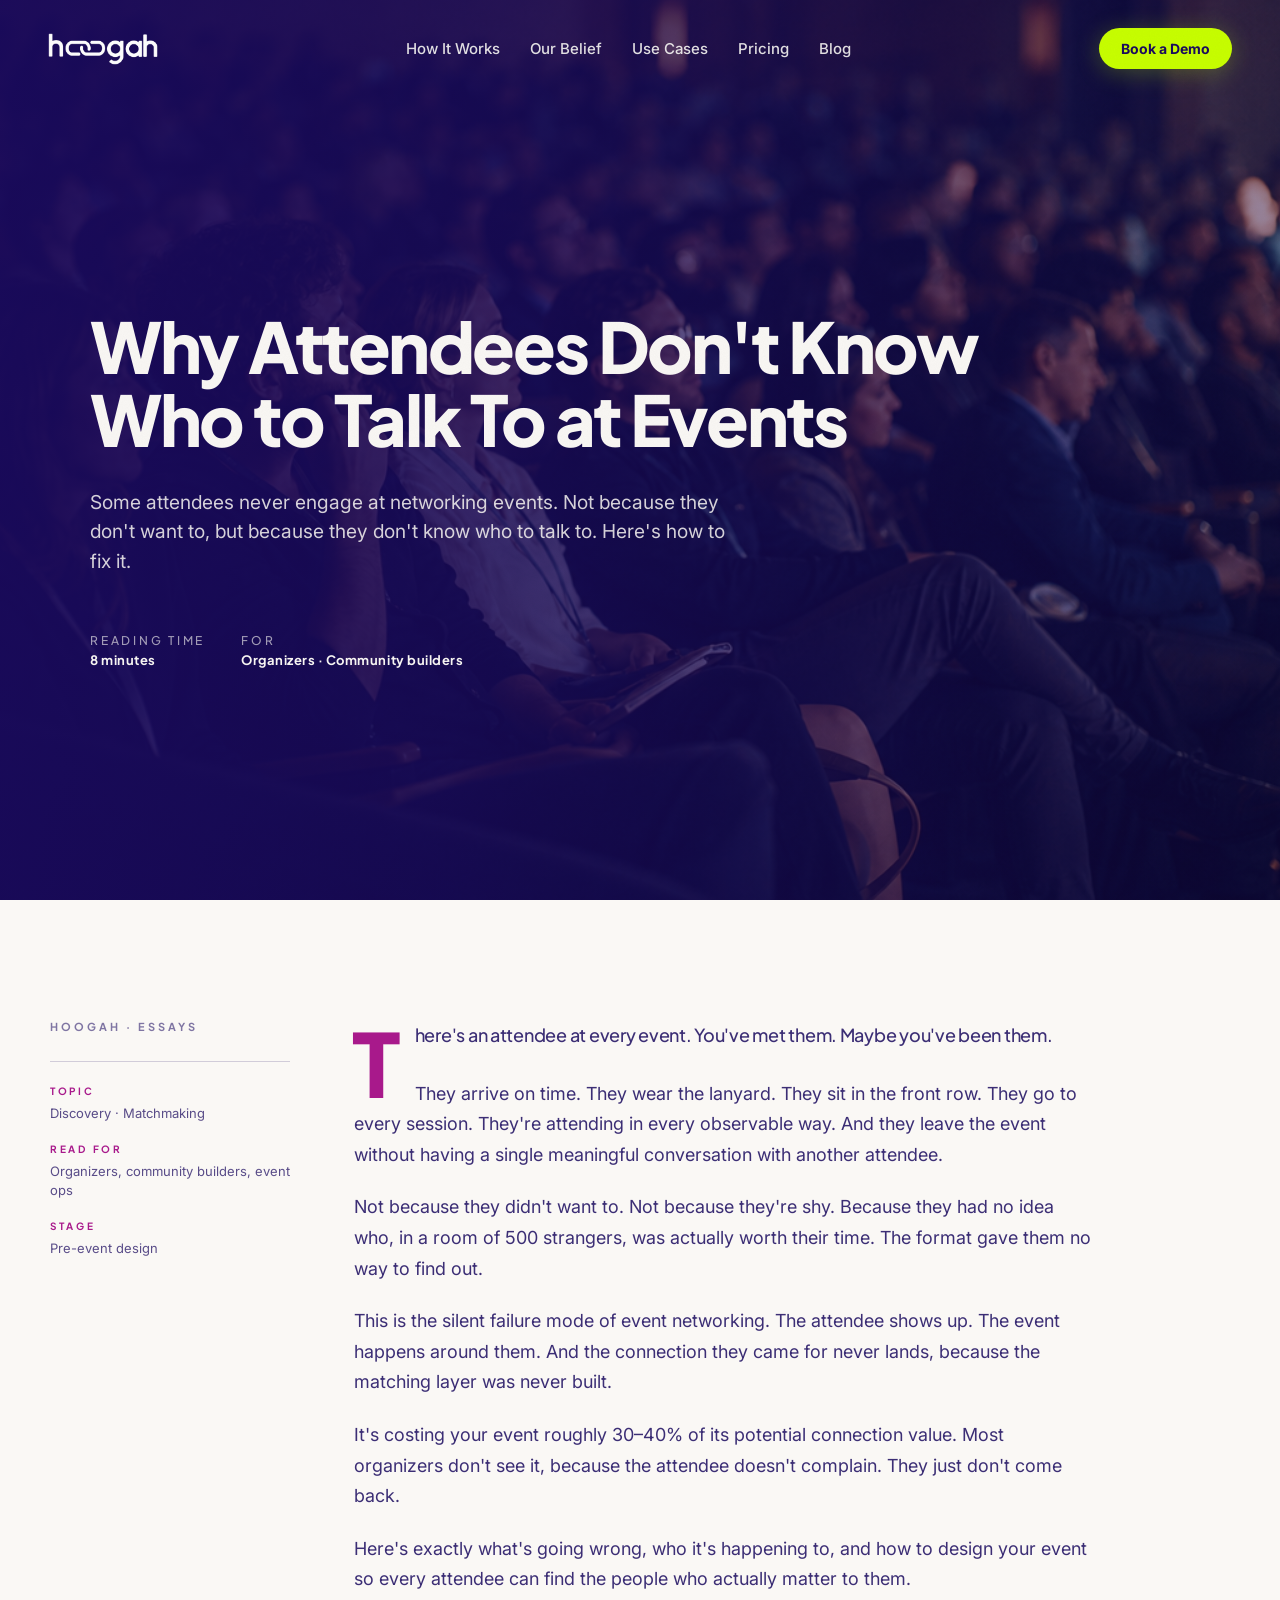
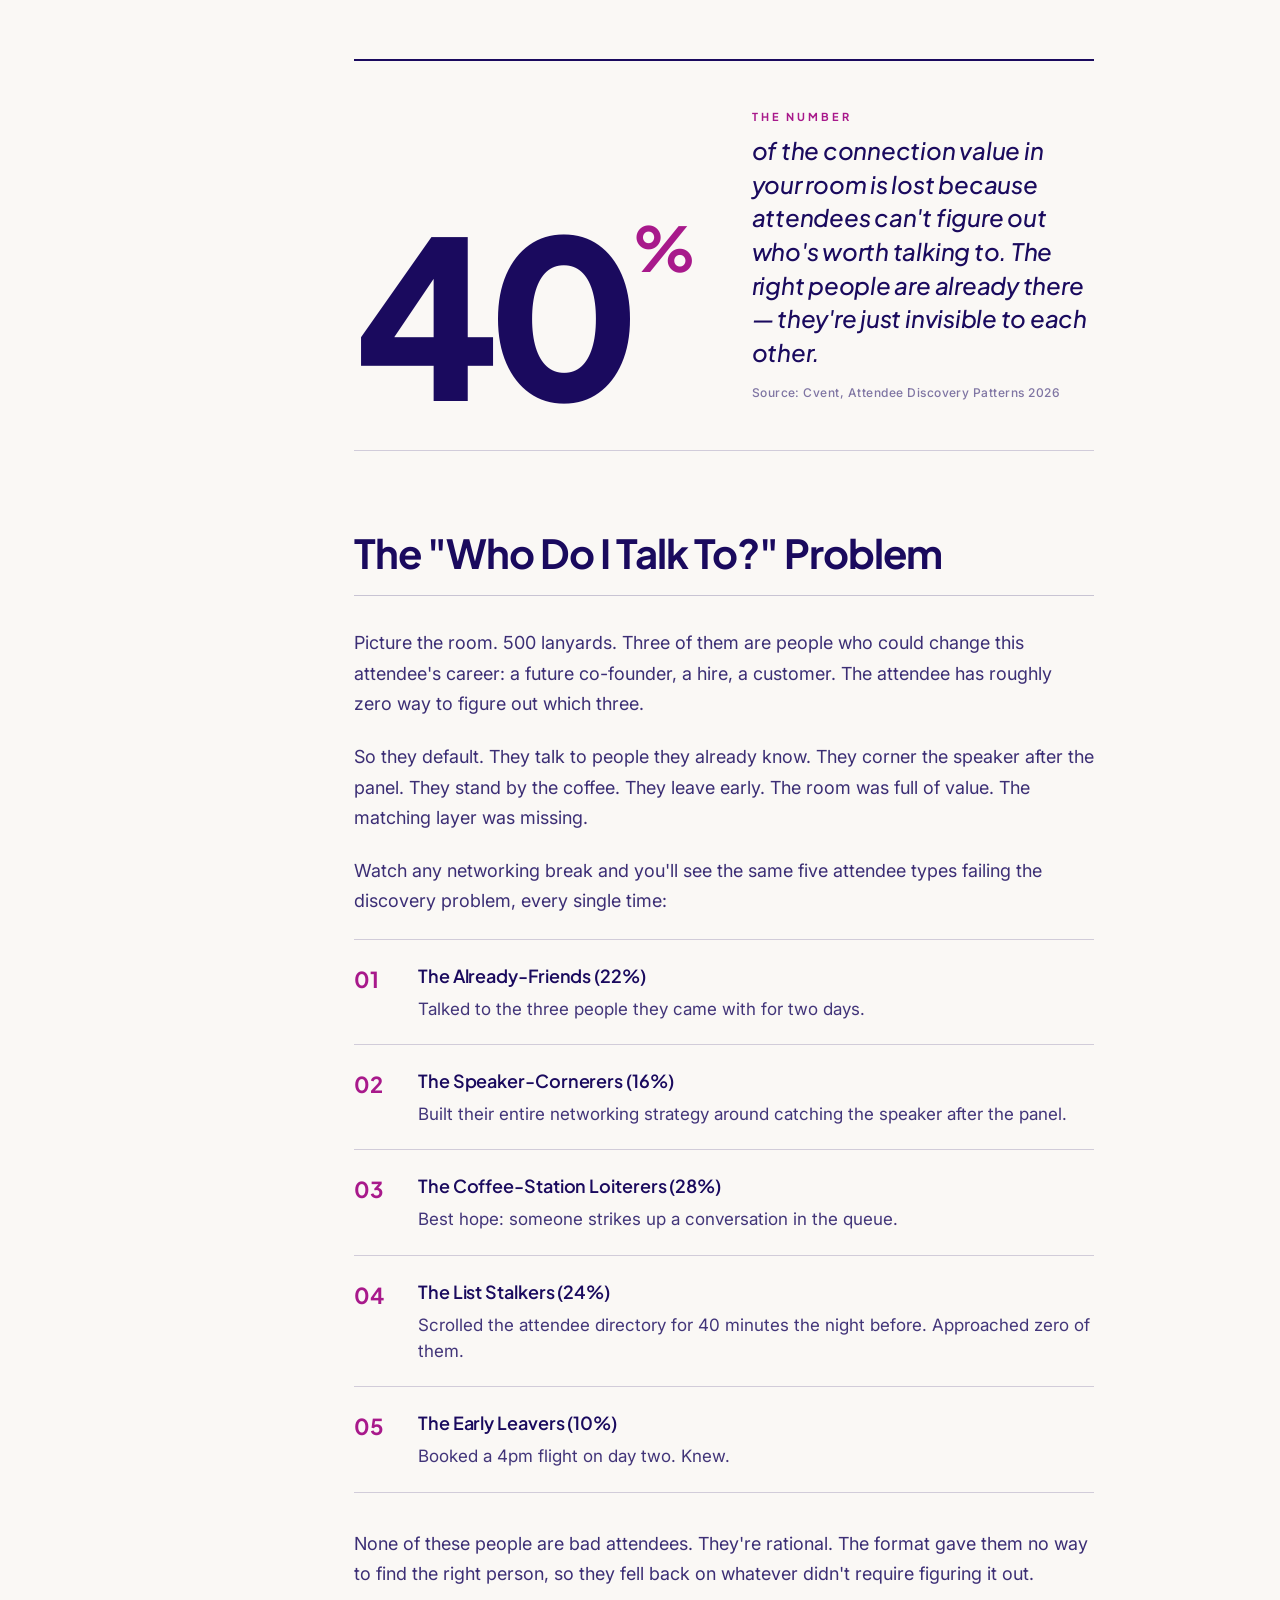
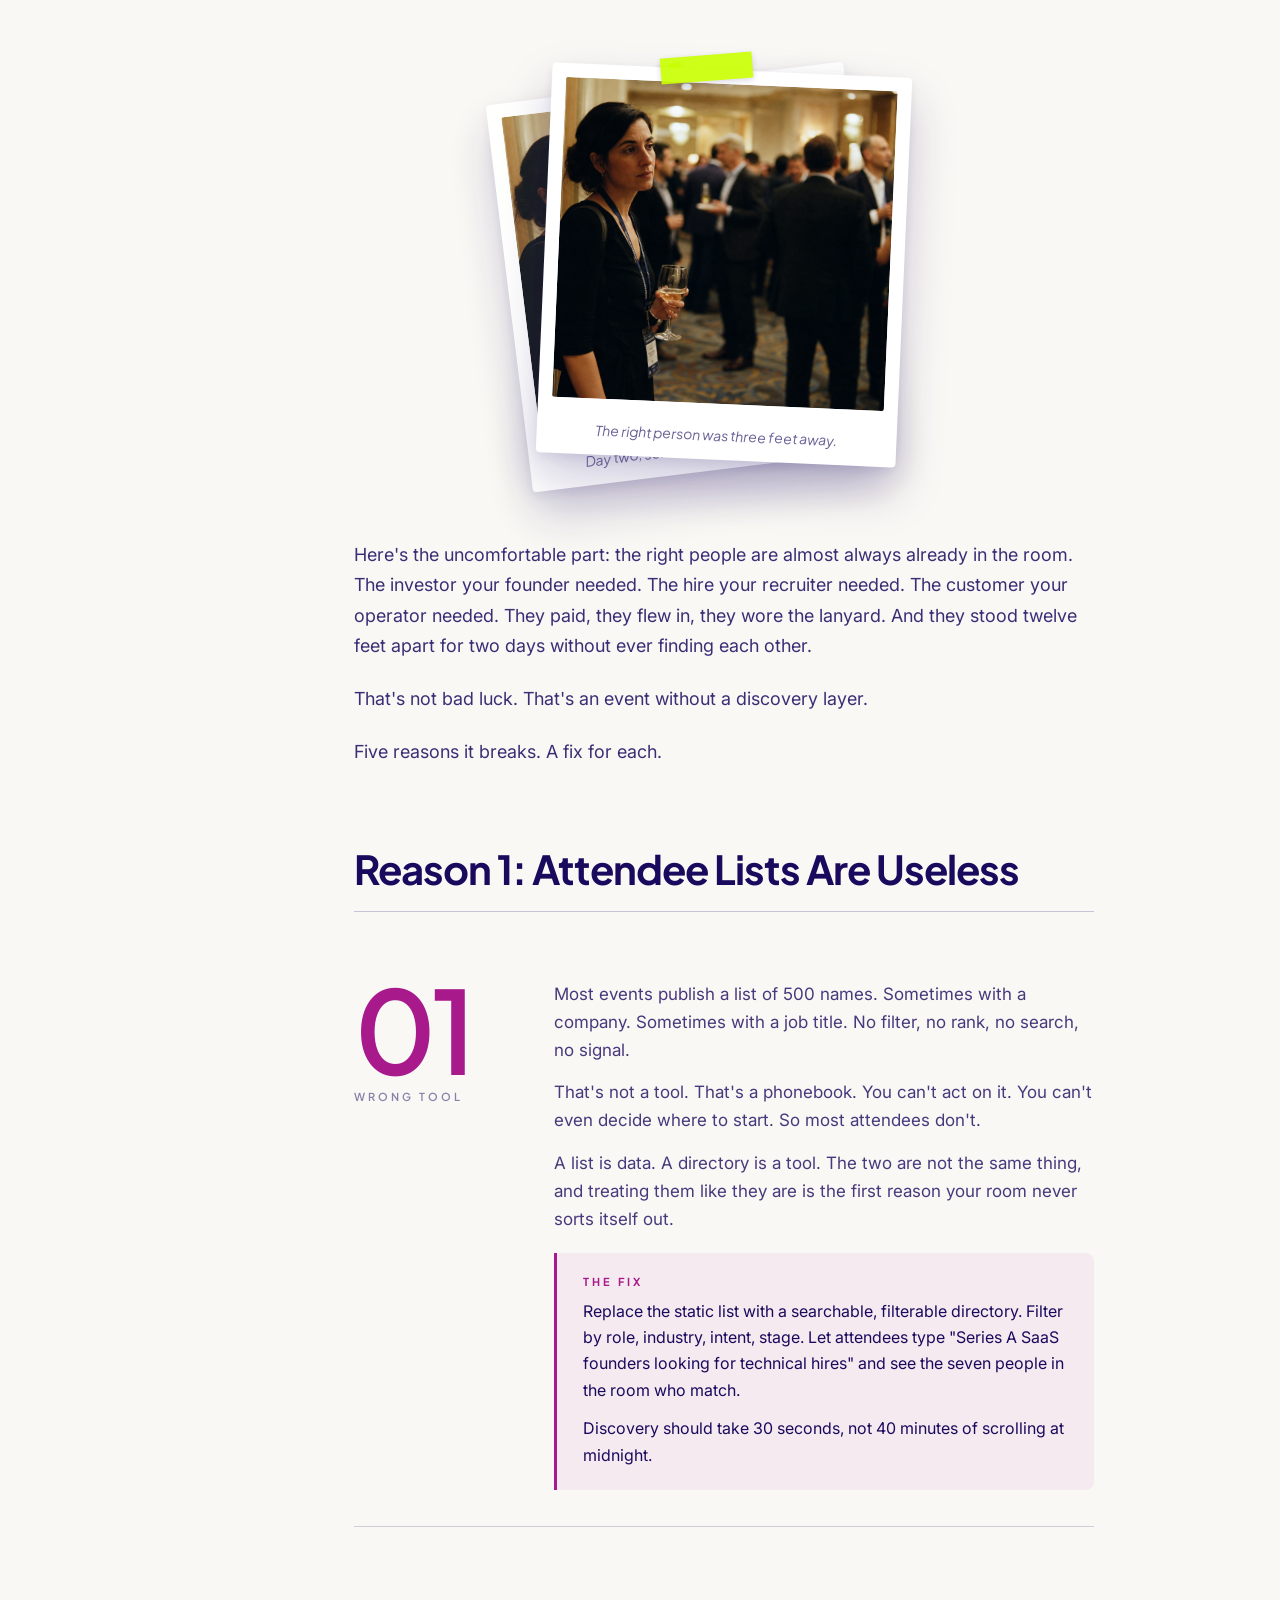
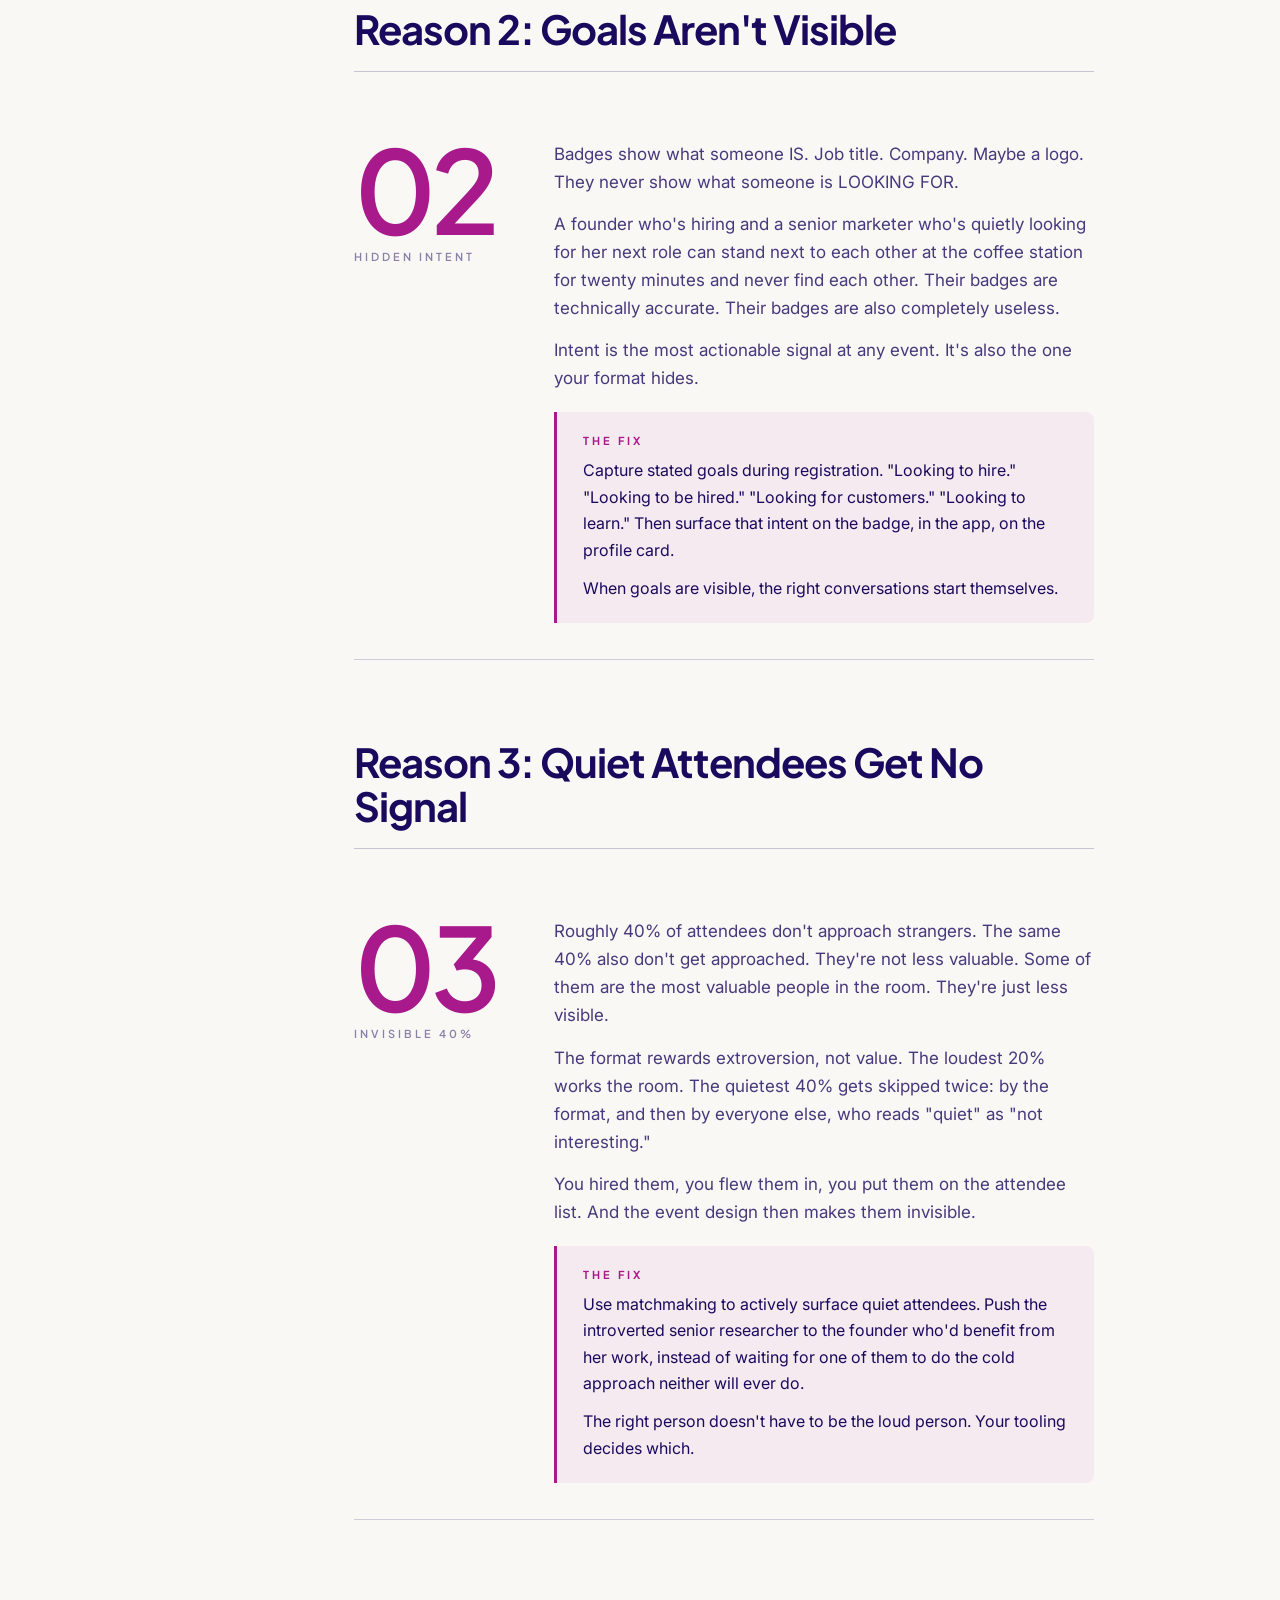
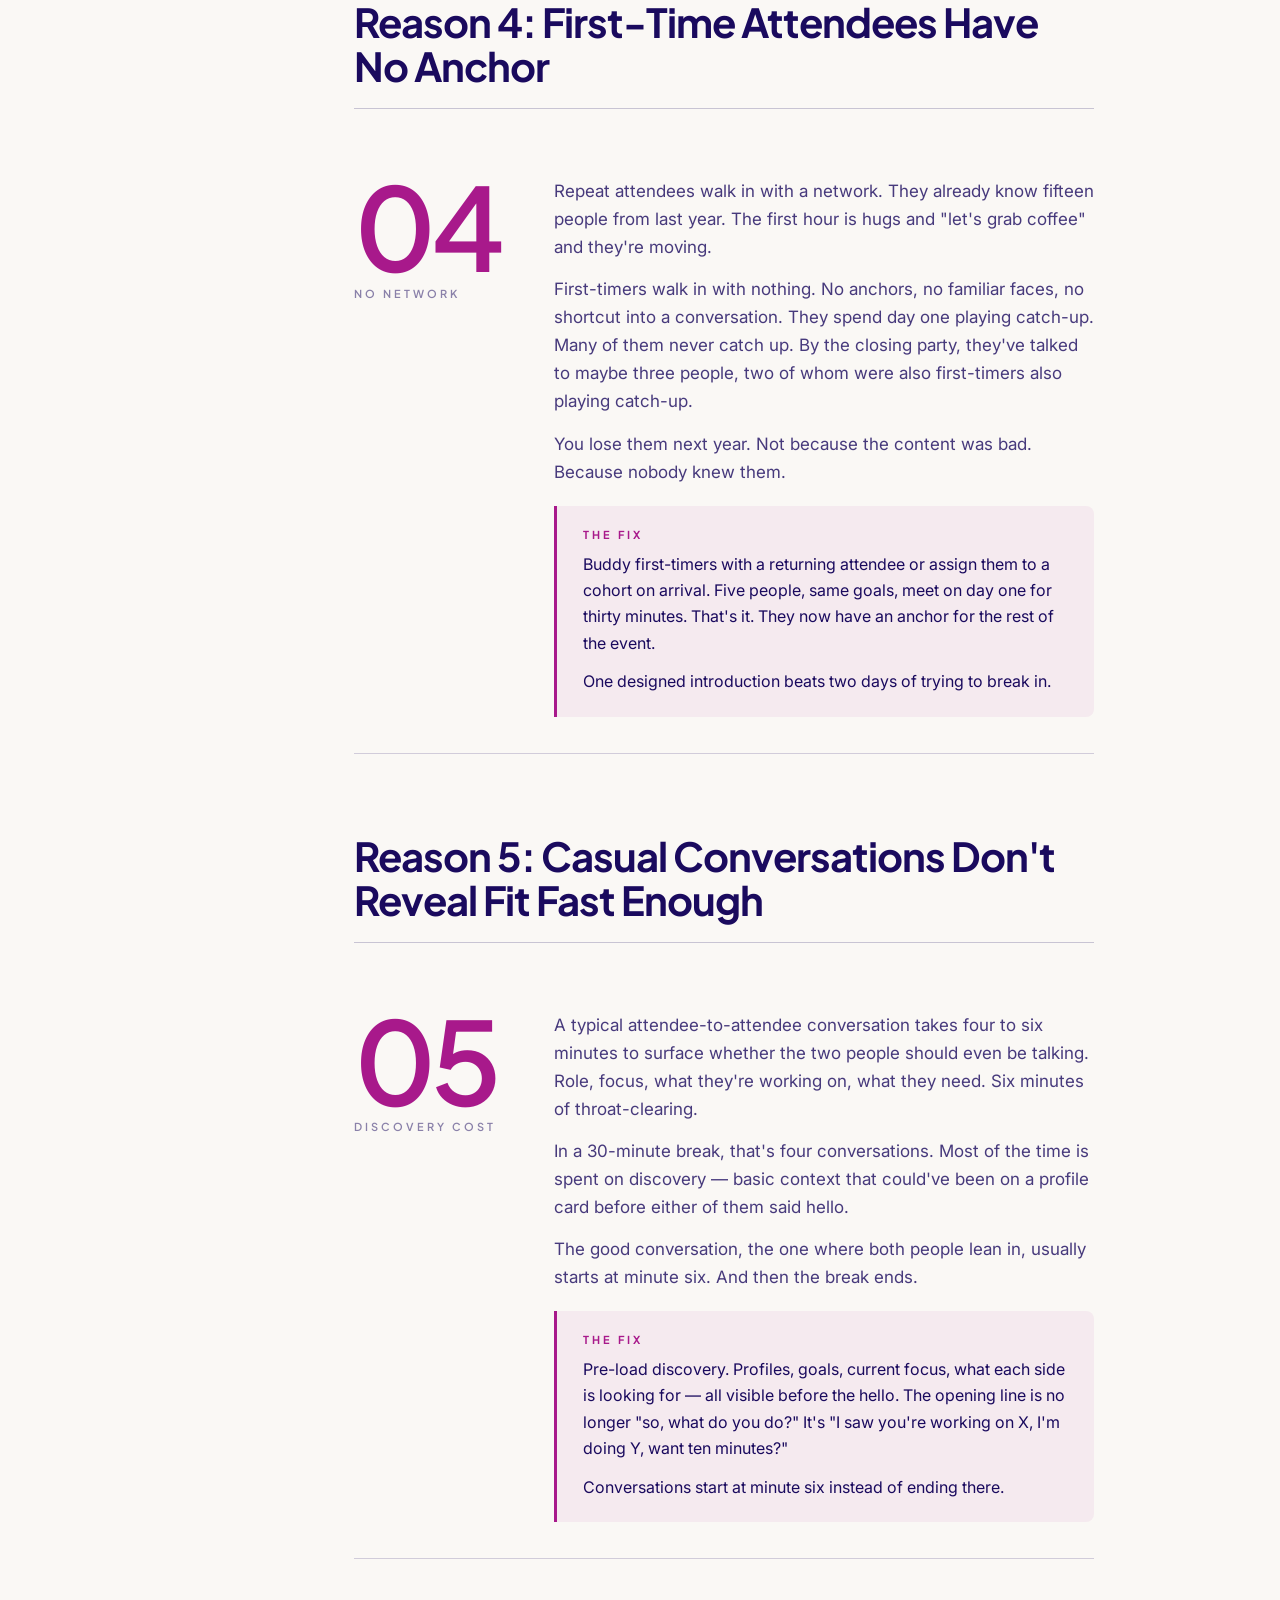
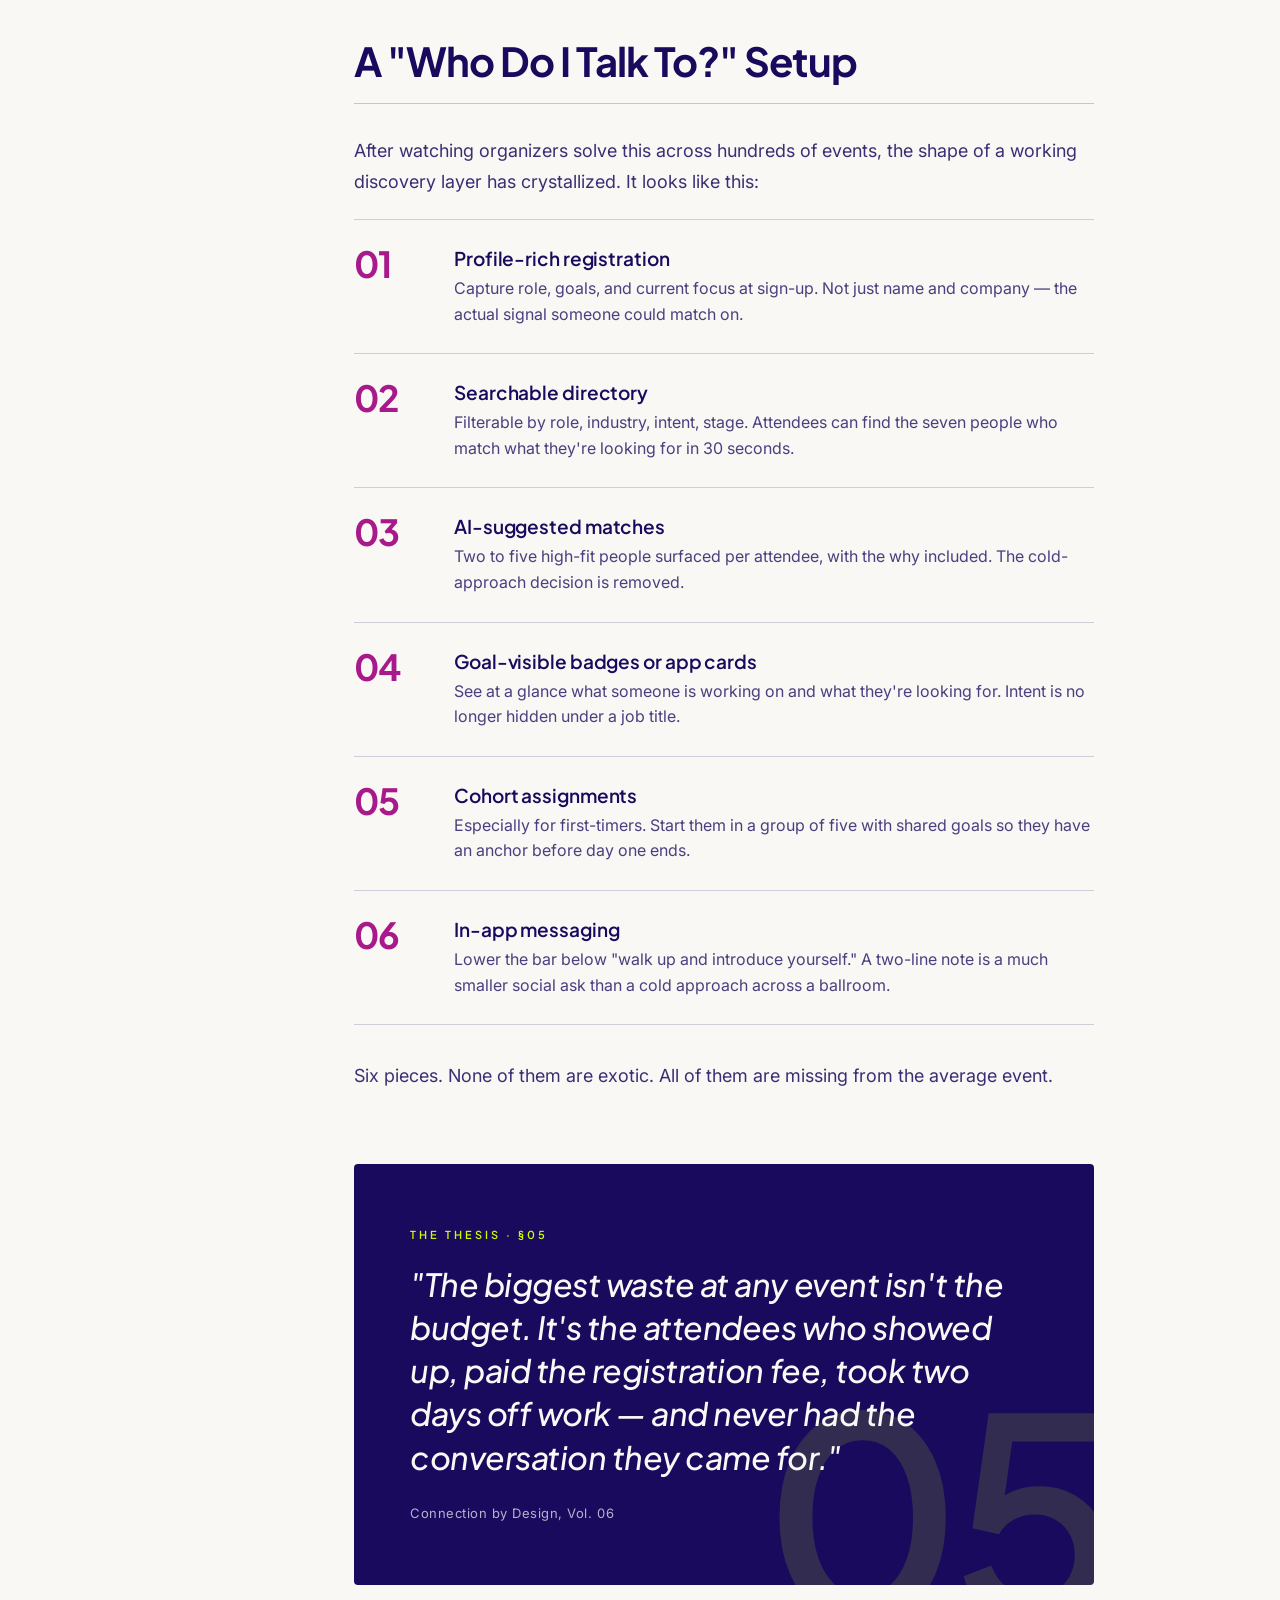
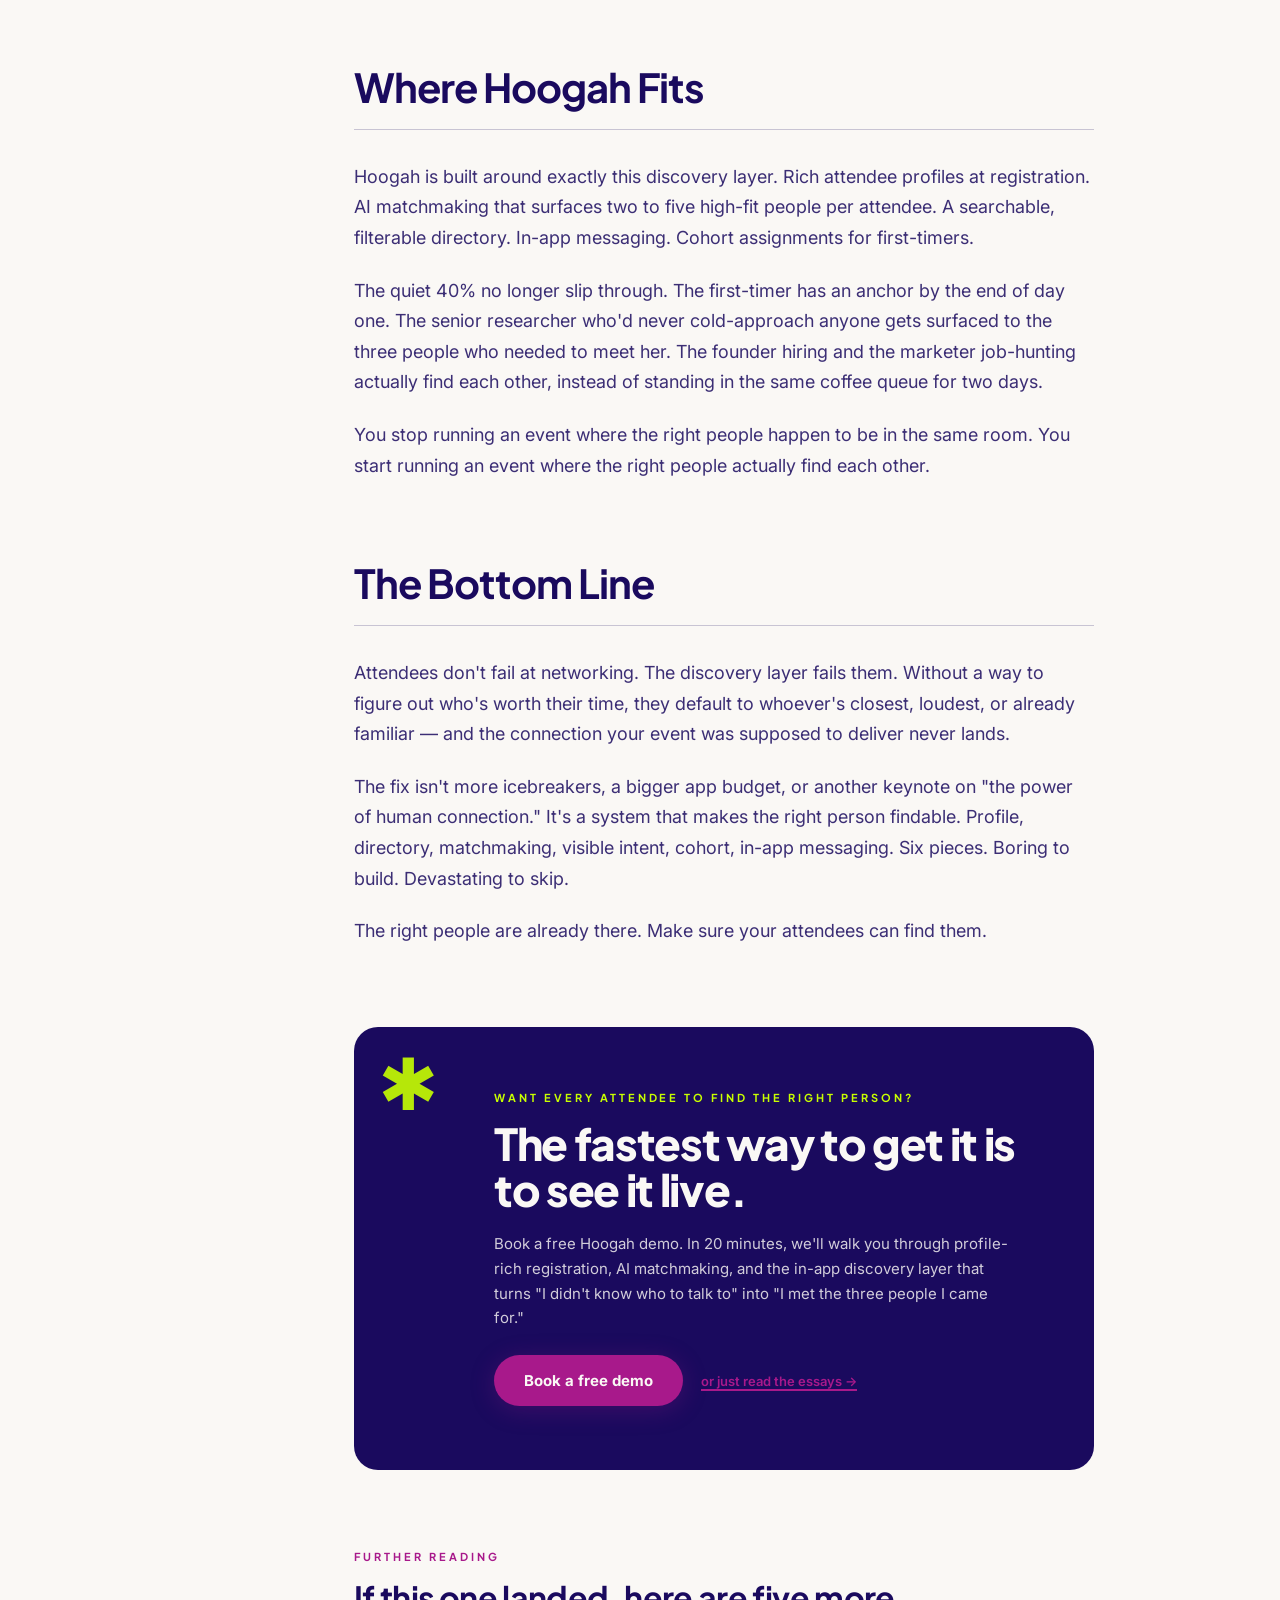
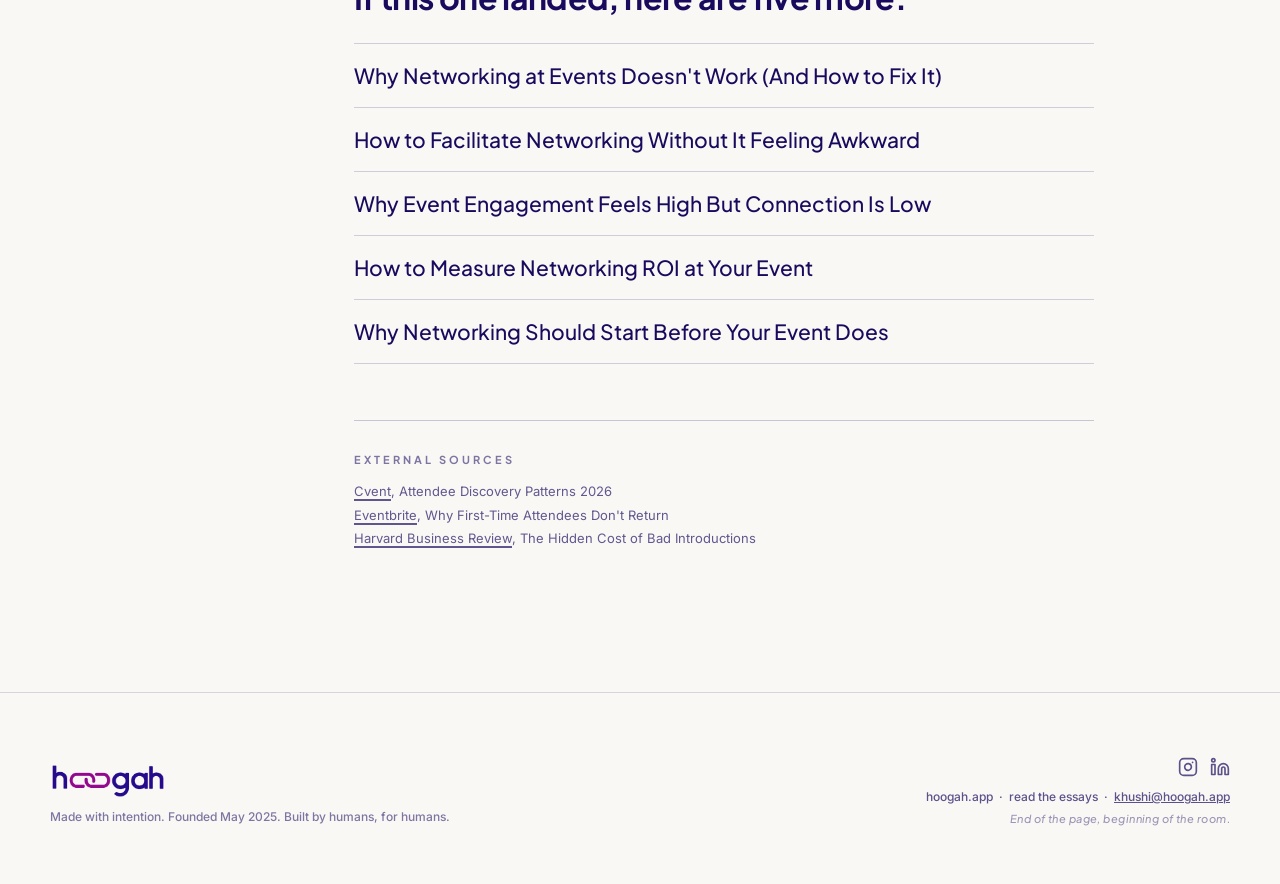
<file: blog-drafts/blog-6-who-to-talk-to-at-events.html>
<!doctype html>
<html lang="en">
<head>
<meta charset="utf-8">
<meta name="viewport" content="width=device-width, initial-scale=1">
<title>Why Attendees Don't Know Who to Talk To at Events | Hoogah</title>
<link rel="canonical" href="https://hoogah.com/blog/networking-at-events">
<meta name="description" content="Some attendees never engage at networking events. Not because they don't want to, but because they don't know who to talk to. Here's how to fix it.">
<link rel="preconnect" href="https://fonts.googleapis.com">
<link rel="preconnect" href="https://fonts.gstatic.com" crossorigin>
<link href="https://fonts.googleapis.com/css2?family=Inter:wght@400;500;600;700&family=Plus+Jakarta+Sans:wght@400;500;600;700;800&display=swap" rel="stylesheet">
<style>
  :root {
    --cream: #faf8f5;
    --navy: #1a0a5e;
    --magenta: #a8198b;
    --lime: #c8ff00;
    --font-body: 'Inter', system-ui, sans-serif;
    --font-display: 'Plus Jakarta Sans', system-ui, sans-serif;
  }
  *, *::before, *::after { box-sizing: border-box; }
  html { scroll-behavior: smooth; }
  body {
    margin: 0; background: var(--cream); color: var(--navy);
    font-family: var(--font-body); -webkit-font-smoothing: antialiased;
    text-rendering: optimizeLegibility;
  }
  a { color: inherit; }
  img { display: block; max-width: 100%; }
  ::selection { background: var(--lime); color: var(--navy); }

  /* Premium grain — fixed overlay, blends with everything */
  .grain { position: fixed; inset: 0; pointer-events: none; z-index: 999; opacity: .045; mix-blend-mode: multiply;
    background-image: url("data:image/svg+xml;utf8,<svg viewBox='0 0 200 200' xmlns='http://www.w3.org/2000/svg'><filter id='n'><feTurbulence type='fractalNoise' baseFrequency='0.85' numOctaves='2' stitchTiles='stitch'/><feColorMatrix values='0 0 0 0 0  0 0 0 0 0  0 0 0 0 0  0 0 0 0.5 0'/></filter><rect width='100%' height='100%' filter='url(%23n)'/></svg>");
    background-size: 200px 200px;
  }

  /* Scroll progress bar */
  .read-progress { position: fixed; top: 0; left: 0; height: 3px; width: 0%; background: linear-gradient(90deg, var(--lime) 0%, var(--magenta) 100%); z-index: 100; transition: width .1s linear; box-shadow: 0 0 12px rgba(200,255,0,.5); }

  /* ===== NAV (dark, sticky) ===== */
  .nav {
    position: fixed; top: 0; inset-inline: 0; z-index: 50;
    transition: background .3s ease, box-shadow .3s ease, transform .3s ease;
  }
  .nav.scrolled {
    background: rgba(26,10,94,.85); backdrop-filter: blur(10px);
    box-shadow: 0 4px 24px rgba(0,0,0,.25);
  }
  .nav-row { max-width: 1440px; margin: 0 auto; padding: 16px 20px; display: flex; align-items: center; justify-content: space-between; }
  .nav-brand { display: block; line-height: 0; }
  .nav-brand img { display: block; height: 26px; width: auto; }
  @media (min-width: 1024px) { .nav-brand img { height: 32px; } }
  .nav-links { display: none; gap: 30px; }
  .nav-links a { color: rgba(250,248,245,.9); text-decoration: none; font-size: 15px; font-weight: 500; transition: color .2s; }
  .nav-links a:hover { color: var(--lime); }
  .nav-cta { background: var(--lime); color: var(--navy); padding: 12px 22px; border-radius: 999px; font-weight: 700; font-size: 14px; border: 0; cursor: pointer; transition: transform .3s, box-shadow .3s; box-shadow: 0 4px 24px rgba(200,255,0,.25); font-family: var(--font-body); }
  .nav-cta:hover { transform: translateY(-3px); box-shadow: 0 12px 40px rgba(200,255,0,.35); filter: brightness(.96); }
  @media (min-width: 1024px) { .nav-row { padding: 28px 48px; } .nav-links { display: flex; } }

  /* Mobile hamburger (decorative, matches preview) */
  .nav-burger { display: inline-flex; align-items: center; justify-content: center; height: 40px; width: 40px; border-radius: 999px; border: 1px solid rgba(250,248,245,.3); background: transparent; cursor: pointer; transition: background .2s; position: relative; z-index: 80; }
  .nav-burger:hover { background: rgba(250,248,245,.1); }
  .nav-burger span { display: block; width: 18px; height: 1.5px; background: var(--cream); position: relative; transition: background-color .15s ease; }
  .nav-burger span::before, .nav-burger span::after { content: ''; position: absolute; left: 0; width: 18px; height: 1.5px; background: var(--cream); transition: transform .3s cubic-bezier(.4,0,.2,1), top .3s cubic-bezier(.4,0,.2,1); }
  .nav-burger span::before { top: -6px; } .nav-burger span::after { top: 6px; }
  .nav-burger.is-open span { background-color: transparent; }
  .nav-burger.is-open span::before { top: 0; transform: rotate(45deg); }
  .nav-burger.is-open span::after { top: 0; transform: rotate(-45deg); }
  @media (min-width: 1024px) { .nav-burger { display: none; } }

  /* Mobile/tablet drawer (dark, matches preview Nav.tsx) */
  .nav-drawer-root { position: fixed; inset: 0; z-index: 70; pointer-events: none; visibility: hidden; }
  .nav-drawer-root.is-open { pointer-events: auto; visibility: visible; }
  .nav-drawer-backdrop { position: absolute; inset: 0; background: rgba(26,10,94,.6); opacity: 0; transition: opacity .3s ease-out; }
  .nav-drawer-root.is-open .nav-drawer-backdrop { opacity: 1; }
  .nav-drawer { position: absolute; top: 0; left: 0; height: 100svh; width: 270px; max-width: 85vw; background: var(--navy); box-shadow: 16px 0 40px rgba(0,0,0,.25); padding: 80px 16px 32px; display: flex; flex-direction: column; transform: translateX(-100%); transition: transform .4s ease-out; }
  .nav-drawer-root.is-open .nav-drawer { transform: translateX(0); }
  @media (min-width: 640px) { .nav-drawer { padding: 96px 24px 32px; } }
  .nav-drawer a.link { display: block; padding: 10px 0; border-bottom: 1px solid rgba(250,248,245,.1); font-family: var(--font-display); font-weight: 600; font-size: 15px; color: var(--cream); text-decoration: none; transition: color .2s; }
  @media (min-width: 640px) { .nav-drawer a.link { padding: 16px 0; font-size: 20px; } }
  .nav-drawer a.link:hover { color: var(--lime); }
  .nav-drawer .drawer-cta { margin-top: 16px; align-self: flex-start; background: var(--lime); color: var(--navy); border: 0; cursor: pointer; padding: 10px 20px; border-radius: 999px; font-family: var(--font-body); font-weight: 700; font-size: 13px; box-shadow: 0 4px 24px rgba(200,255,0,.25); transition: transform .3s, box-shadow .3s; }
  @media (min-width: 640px) { .nav-drawer .drawer-cta { margin-top: 24px; padding: 14px 28px; font-size: 15px; } }
  .nav-drawer .drawer-cta:hover { transform: translateY(-3px); box-shadow: 0 12px 40px rgba(200,255,0,.35); }
  body.drawer-open { overflow: hidden; }
  .nav-cta.mobile-hide { display: none; }
  @media (min-width: 1024px) { .nav-cta.mobile-hide { display: inline-flex; } }
  .nav-right { display: flex; align-items: center; gap: 12px; }

  /* ===== HERO (dark navy photo) ===== */
  .hero { position: relative; isolation: isolate; overflow: hidden; min-height: 100svh; background: var(--navy); color: var(--cream); padding: 130px 20px 80px; display: flex; align-items: center; }
  .hero::before {
    content: ''; position: absolute; inset: 0; z-index: -2;
    background-image: url('images/blog-hero-6.png');
    background-size: cover; background-position: center;
  }
  .hero::after {
    content: ''; position: absolute; inset: 0; z-index: -1;
    background: linear-gradient(95deg, rgba(26,10,94,.95) 0%, rgba(26,10,94,.82) 38%, rgba(26,10,94,.55) 75%, rgba(26,10,94,.42) 100%);
  }
  .hero-inner { max-width: 1100px; margin: 0 auto; width: 100%; }
  .hero-eyebrow { display: inline-flex; align-items: center; gap: 14px; font-family: var(--font-display); font-size: 12px; font-weight: 600; letter-spacing: .27em; text-transform: uppercase; color: var(--lime); }
  .hero-eyebrow::before { content: ''; width: 36px; height: 1px; background: var(--lime); }
  .hero h1 {
    margin: 28px 0 0;
    font-family: var(--font-display); font-weight: 800;
    font-size: 70px; line-height: 1.04; letter-spacing: -.035em;
    max-width: 980px;
  }
  .hero h1 em { font-style: normal; color: inherit; position: relative; display: inline-block; z-index: 1; }
  .hero h1 em::after { display: none; }
  .hero-sub {
    margin: 32px 0 0; max-width: 660px;
    font-size: clamp(17px, 1.5vw, 21px); line-height: 1.55;
    color: rgba(250,248,245,.85);
  }
  .hero-meta {
    margin-top: 56px; display: flex; flex-wrap: wrap; gap: 36px;
    font-family: var(--font-display); font-size: 12px; font-weight: 500;
    letter-spacing: .23em; text-transform: uppercase; color: rgba(250,248,245,.62);
  }
  .hero-meta strong { display: block; color: var(--cream); font-weight: 700; font-size: 13px; letter-spacing: .04em; text-transform: none; margin-top: 4px; }
  .hero-scroll {
    position: absolute; bottom: 28px; left: 50%; transform: translateX(-50%);
    font-family: var(--font-display); font-size: 11px; letter-spacing: .3em; text-transform: uppercase;
    color: rgba(250,248,245,.55);
    display: none; flex-direction: column; align-items: center; gap: 14px;
  }
  .hero-scroll::after { content: ''; width: 1px; height: 44px; background: linear-gradient(to bottom, rgba(250,248,245,.55), transparent); }

  /* Edition stamp — premium magazine ribbon top-right of hero */
  .edition-stamp { position: absolute; top: 110px; right: 28px; z-index: 5; display: none; }
  @media (min-width: 1024px) { .edition-stamp { display: flex; flex-direction: column; align-items: flex-end; gap: 8px; top: 140px; right: 48px; } }
  .edition-stamp .seal { width: 88px; height: 88px; border-radius: 50%; border: 1.5px solid rgba(200,255,0,.55); display: flex; flex-direction: column; align-items: center; justify-content: center; transform: rotate(8deg); position: relative; backdrop-filter: blur(4px); background: rgba(26,10,94,.18); }
  .edition-stamp .seal::before { content: ''; position: absolute; inset: 6px; border-radius: 50%; border: 1px dashed rgba(200,255,0,.32); }
  .edition-stamp .seal .top { font-family: var(--font-display); font-size: 9px; font-weight: 700; letter-spacing: .28em; color: var(--lime); text-transform: uppercase; }
  .edition-stamp .seal .mid { font-family: var(--font-display); font-size: 26px; font-weight: 800; color: var(--cream); line-height: 1; margin-top: 2px; letter-spacing: -.03em; }
  .edition-stamp .seal .bot { font-family: var(--font-display); font-size: 8px; font-weight: 600; letter-spacing: .28em; color: rgba(250,248,245,.65); text-transform: uppercase; margin-top: 4px; }

  /* ===== ARTICLE ===== */
  .article { background: var(--cream); padding: 80px 20px; }
  @media (min-width: 1024px) { .article { padding: 120px 48px; } }
  .article-grid { max-width: 1180px; margin: 0 auto; display: grid; grid-template-columns: 1fr; gap: 48px; }
  @media (min-width: 1024px) { .article-grid { grid-template-columns: 240px minmax(0, 1fr); gap: 64px; } }

  /* SIDEBAR */
  .sidebar-inner { position: sticky; top: 120px; }
  .sidebar .label { font-family: var(--font-display); font-size: 11px; font-weight: 700; letter-spacing: .27em; text-transform: uppercase; color: rgba(26,10,94,.55); }
  .sidebar h4 { margin: 14px 0 0; font-family: var(--font-display); font-size: 15px; font-weight: 600; color: var(--navy); font-style: italic; letter-spacing: -.005em; }
  .sidebar-meta { margin-top: 28px; padding-top: 22px; border-top: 1px solid rgba(26,10,94,.18); display: flex; flex-direction: column; gap: 18px; font-family: var(--font-body); font-size: 13px; color: rgba(26,10,94,.72); line-height: 1.5; }
  .sidebar-meta b { display: block; font-family: var(--font-display); font-size: 10px; font-weight: 700; letter-spacing: .27em; text-transform: uppercase; color: var(--magenta); margin-bottom: 5px; }

  /* PROSE */
  .prose { max-width: 740px; }
  .prose > * { margin: 0 0 22px; }
  .prose p { font-size: 18px; line-height: 1.7; color: rgba(26,10,94,.85); }
  .prose p strong { color: var(--navy); font-weight: 600; }
  .prose a { color: var(--magenta); text-decoration: underline; text-underline-offset: 3px; text-decoration-thickness: 1.5px; }
  .lede {
    font-family: var(--font-display); font-weight: 500;
    font-size: clamp(22px, 2.4vw, 28px); line-height: 1.4;
    color: var(--navy); letter-spacing: -.015em;
    margin-bottom: 28px !important;
  }
  .lede::first-letter {
    float: left;
    font-family: var(--font-display); font-weight: 800;
    font-size: 88px; line-height: .85;
    margin: 6px 14px 0 -2px;
    color: var(--magenta);
  }

  /* SECTION HEAD */
  .section-head {
    margin-top: 80px; margin-bottom: 32px;
    display: flex; align-items: flex-end; justify-content: space-between; gap: 24px;
    border-bottom: 1px solid rgba(26,10,94,.22); padding-bottom: 20px;
    max-width: 740px;
  }
  .section-head h2 {
    font-family: var(--font-display); font-weight: 700;
    font-size: clamp(28px, 3.4vw, 40px); line-height: 1.1; letter-spacing: -.025em;
    color: var(--navy); margin: 0;
  }
  .section-head .sigil {
    font-family: var(--font-display); font-size: 11px; font-weight: 600;
    letter-spacing: .27em; text-transform: uppercase; color: rgba(26,10,94,.5);
    white-space: nowrap;
  }

  /* REASON CARD */
  .reason {
    display: grid; grid-template-columns: 1fr; gap: 24px;
    padding: 36px 0; border-bottom: 1px solid rgba(26,10,94,.18);
    max-width: 940px;
  }
  @media (min-width: 768px) { .reason { grid-template-columns: 160px minmax(0, 1fr); gap: 40px; } }
  .reason-num { display: flex; align-items: baseline; gap: 12px; }
  @media (min-width: 768px) { .reason-num { display: block; } }
  .reason-num .big {
    font-family: var(--font-display); font-weight: 600;
    font-size: clamp(76px, 9vw, 116px); line-height: .85;
    letter-spacing: -.04em; color: var(--magenta);
  }
  .reason-num .meta {
    margin-top: 12px;
    font-family: var(--font-display); font-size: 11px; font-weight: 600;
    letter-spacing: .27em; text-transform: uppercase; color: rgba(26,10,94,.5);
  }
  .reason-body h3 {
    margin: 0 0 16px;
    font-family: var(--font-display); font-weight: 700;
    font-size: clamp(22px, 2.4vw, 30px); line-height: 1.2; letter-spacing: -.02em;
    color: var(--navy);
  }
  .reason-body p { margin: 0 0 14px; font-size: 17px; line-height: 1.65; color: rgba(26,10,94,.8); }
  .reason-body .fix {
    margin-top: 20px; padding: 22px 26px;
    background: rgba(168,25,139,.06); border-left: 3px solid var(--magenta);
    border-radius: 0 8px 8px 0;
  }
  .reason-body .fix b {
    display: block; font-family: var(--font-display); font-size: 11px; letter-spacing: .27em;
    text-transform: uppercase; color: var(--magenta); font-weight: 700; margin-bottom: 10px;
  }
  .reason-body .fix p { margin: 0; font-size: 16px; line-height: 1.65; color: var(--navy); }
  .reason-body .fix p + p { margin-top: 12px; }

  /* TRIBES LIST */
  .tribes { margin: 0; padding: 0; list-style: none; max-width: 740px; }
  .tribes li {
    counter-increment: tribe;
    padding: 22px 0 22px 64px;
    border-top: 1px solid rgba(26,10,94,.18);
    position: relative; font-size: 17px; line-height: 1.55; color: rgba(26,10,94,.82);
  }
  .tribes li:last-child { border-bottom: 1px solid rgba(26,10,94,.18); }
  .tribes li::before {
    content: counter(tribe, decimal-leading-zero);
    position: absolute; left: 0; top: 22px;
    font-family: var(--font-display); font-weight: 700; font-size: 22px;
    color: var(--magenta); letter-spacing: -.02em;
  }
  .tribes b {
    display: block; font-family: var(--font-display); font-weight: 600;
    font-size: 18px; color: var(--navy); margin-bottom: 6px; letter-spacing: -.005em;
  }

  /* POLAROID — stacked premium variant */
  .polaroid-wrap { margin: 64px auto; display: flex; justify-content: center; max-width: 740px; position: relative; }
  .polaroid {
    position: relative; padding: 14px 14px 56px;
    background: #fff; box-shadow: 0 24px 48px rgba(26,10,94,.22), 0 4px 12px rgba(26,10,94,.08);
    max-width: 360px; border-radius: 4px;
  }
  .polaroid::before {
    content: ''; position: absolute; top: -14px; left: 30%; width: 92px; height: 26px;
    background: var(--lime); opacity: .9; transform: rotate(-7deg);
    box-shadow: 0 2px 6px rgba(26,10,94,.18);
  }
  .polaroid img { width: 100%; height: 320px; object-fit: cover; border-radius: 2px; }
  .polaroid figcaption {
    position: absolute; bottom: 16px; left: 0; right: 0; text-align: center;
    font-family: var(--font-display); font-style: italic; font-size: 14px;
    color: rgba(26,10,94,.65);
  }
  .polaroid-stack { position: relative; }
  .polaroid-stack .polaroid.back {
    position: absolute; top: 12px; left: -36px; transform: rotate(-7deg); opacity: .9;
    z-index: 0;
  }
  .polaroid-stack .polaroid.front { transform: rotate(2.5deg); z-index: 1; }
  @media (max-width: 640px) {
    .polaroid-stack .polaroid.back { display: none; }
    .polaroid-stack .polaroid.front { transform: rotate(-1.5deg); }
  }

  /* STAT FIGURE — huge editorial number */
  .stat-figure { margin: 64px 0; padding: 48px 0; border-top: 2px solid var(--navy); border-bottom: 1px solid rgba(26,10,94,.18); display: grid; grid-template-columns: 1fr; gap: 24px; align-items: end; max-width: 940px; }
  @media (min-width: 768px) { .stat-figure { grid-template-columns: minmax(0, auto) minmax(0, 1fr); gap: 56px; } }
  .stat-figure .num {
    font-family: var(--font-display); font-weight: 800;
    font-size: clamp(120px, 18vw, 220px); line-height: .82; letter-spacing: -.06em;
    color: var(--navy); position: relative; display: inline-block;
  }
  .stat-figure .num sup { font-size: 28%; font-weight: 700; vertical-align: top; margin-left: 4px; color: var(--magenta); letter-spacing: 0; }
  .stat-figure .num::after { content: ''; position: absolute; left: 0; right: 12%; bottom: 8px; height: 16px; background: var(--lime); z-index: -1; opacity: .85; }
  .stat-figure .caption {
    font-family: var(--font-display); font-style: italic; font-weight: 500;
    font-size: clamp(18px, 2vw, 24px); line-height: 1.4; color: var(--navy);
    max-width: 480px; letter-spacing: -.01em;
  }
  .stat-figure .caption b { display: block; margin-bottom: 10px; font-family: var(--font-display); font-style: normal; font-weight: 700; font-size: 11px; letter-spacing: .27em; text-transform: uppercase; color: var(--magenta); }
  .stat-figure .caption .src { display: block; margin-top: 16px; font-family: var(--font-body); font-style: normal; font-size: 12px; letter-spacing: .04em; color: rgba(26,10,94,.55); }

  /* CHAPTER ORNAMENT — between major sections */
  .chapter-mark { margin: 56px 0 32px; display: flex; align-items: center; justify-content: center; gap: 14px; }
  .chapter-mark::before, .chapter-mark::after { content: ''; flex: 1; max-width: 80px; height: 1px; background: rgba(26,10,94,.2); }
  .chapter-mark span { font-family: var(--font-display); font-size: 18px; color: var(--magenta); letter-spacing: .3em; }

  /* AUTHOR SIGNOFF — end-of-essay editorial close */
  .signoff { margin-top: 72px; padding: 36px 0 24px; border-top: 2px solid var(--navy); display: grid; grid-template-columns: 1fr; gap: 24px; max-width: 740px; }
  @media (min-width: 640px) { .signoff { grid-template-columns: 88px minmax(0, 1fr); gap: 28px; align-items: start; } }
  .signoff .avatar {
    width: 88px; height: 88px; border-radius: 50%; overflow: hidden;
    background: var(--navy); position: relative;
    box-shadow: 0 8px 24px rgba(26,10,94,.18);
  }
  .signoff .avatar img { width: 100%; height: 100%; object-fit: cover; }
  .signoff .end-mark { font-family: var(--font-display); font-size: 22px; color: var(--magenta); letter-spacing: .4em; margin-bottom: 18px; }
  .signoff .end-mark::before { content: '✱  ✱  ✱'; }
  .signoff h4 { margin: 0 0 6px; font-family: var(--font-display); font-weight: 700; font-size: 18px; color: var(--navy); letter-spacing: -.01em; }
  .signoff .role { font-family: var(--font-display); font-size: 11px; font-weight: 700; letter-spacing: .26em; text-transform: uppercase; color: var(--magenta); margin: 0 0 14px; }
  .signoff .bio { font-family: var(--font-body); font-size: 14px; line-height: 1.6; color: rgba(26,10,94,.75); margin: 0; max-width: 560px; }
  .signoff .signature { margin-top: 14px; font-family: var(--font-display); font-style: italic; font-size: 18px; color: var(--navy); letter-spacing: -.01em; }

  /* PULLQUOTE (Beliefs #05 style — navy block w/ giant lime numeral) */
  .pullquote {
    margin: 72px 0 60px; padding: 52px 36px;
    background: var(--navy); color: var(--cream); border-radius: 4px;
    position: relative; overflow: hidden; max-width: 940px;
  }
  @media (min-width: 768px) { .pullquote { padding: 64px 56px; } }
  .pullquote::before {
    content: '05'; position: absolute; right: -18px; bottom: -42px;
    font-family: var(--font-display); font-weight: 600;
    font-size: 280px; line-height: .85; color: var(--lime); opacity: .14;
    letter-spacing: -.04em;
  }
  .pullquote .tag {
    font-family: var(--font-display); font-size: 11px; font-weight: 600;
    letter-spacing: .27em; text-transform: uppercase; color: var(--lime);
    margin-bottom: 22px;
  }
  .pullquote p {
    margin: 0; font-family: var(--font-display); font-style: italic; font-weight: 500;
    font-size: clamp(22px, 2.6vw, 32px); line-height: 1.35; letter-spacing: -.015em;
    max-width: 700px; color: var(--cream); position: relative; z-index: 1;
  }
  .pullquote cite {
    display: block; margin-top: 26px; font-style: normal;
    font-family: var(--font-body); font-size: 13px; letter-spacing: .04em;
    color: rgba(250,248,245,.7);
  }

  /* STACK LIST */
  .stack-list { margin: 0; padding: 0; list-style: none; counter-reset: stack; max-width: 940px; }
  .stack-list li {
    counter-increment: stack;
    display: grid; grid-template-columns: 76px 1fr; gap: 24px; align-items: start;
    padding: 26px 0; border-top: 1px solid rgba(26,10,94,.18);
  }
  .stack-list li:last-child { border-bottom: 1px solid rgba(26,10,94,.18); }
  .stack-list li::before {
    content: counter(stack, decimal-leading-zero);
    font-family: var(--font-display); font-weight: 700;
    font-size: 36px; line-height: 1; color: var(--magenta); letter-spacing: -.03em;
  }
  .stack-list .body b {
    display: block; font-family: var(--font-display); font-weight: 600;
    font-size: 19px; color: var(--navy); margin-bottom: 6px; letter-spacing: -.005em;
  }
  .stack-list .body p { margin: 0; font-size: 16px; line-height: 1.6; color: rgba(26,10,94,.78); }

  /* HOOGAH INVITATION (Beliefs final block style) */
  .invitation {
    margin-top: 80px; padding: 52px 28px;
    background: var(--navy); color: var(--cream); border-radius: 24px;
    position: relative; overflow: hidden; max-width: 980px;
  }
  @media (min-width: 768px) { .invitation { padding: 64px 56px; } }
  .invitation::before {
    content: '✱'; position: absolute; top: 18px; left: 24px;
    font-family: var(--font-display); font-size: 72px; line-height: 1; color: rgba(200,255,0,.9);
  }
  .invitation .tag { font-family: var(--font-display); font-size: 11px; font-weight: 700; letter-spacing: .27em; text-transform: uppercase; color: var(--lime); margin: 0 0 16px 84px; }
  .invitation h3 { margin: 0 0 20px 84px; font-family: var(--font-display); font-weight: 800; font-size: clamp(28px, 4vw, 44px); line-height: 1.05; letter-spacing: -.03em; max-width: 600px; }
  .invitation p { margin: 0 0 24px 84px; font-size: 15px; line-height: 1.65; color: rgba(250,248,245,.82); max-width: 520px; }
  .invitation .actions { margin-left: 84px; display: flex; flex-wrap: wrap; gap: 18px; align-items: center; }
  .btn-magenta {
    background: var(--magenta); color: var(--cream); border: 0; cursor: pointer;
    padding: 16px 30px; border-radius: 999px;
    font-family: var(--font-body); font-weight: 700; font-size: 15px;
    box-shadow: 0 4px 24px rgba(168,25,139,.25);
    transition: transform .3s, box-shadow .3s, filter .3s;
  }
  .btn-magenta:hover { transform: translateY(-3px); filter: brightness(1.08); box-shadow: 0 12px 40px rgba(168,25,139,.4); }
  .link-lime { color: var(--lime); font-family: var(--font-body); font-size: 13px; font-weight: 600; text-decoration: none; }
  .link-lime:hover { filter: brightness(1.1); }

  /* FURTHER READING */
  .further { margin-top: 80px; max-width: 740px; }
  .further .label { font-family: var(--font-display); font-size: 11px; font-weight: 700; letter-spacing: .27em; text-transform: uppercase; color: var(--magenta); margin-bottom: 14px; }
  .further h3 { margin: 0 0 26px; font-family: var(--font-display); font-weight: 700; font-size: clamp(24px, 3vw, 32px); letter-spacing: -.02em; color: var(--navy); }
  .further ul { list-style: none; padding: 0; margin: 0; }
  .further li {
    padding: 18px 0; border-top: 1px solid rgba(26,10,94,.18);
    font-family: var(--font-display); font-size: clamp(17px, 1.8vw, 21px); font-weight: 500;
    color: var(--navy); transition: color .25s, padding .25s; cursor: pointer;
    display: flex; align-items: center; justify-content: space-between; gap: 16px;
  }
  .further li:last-child { border-bottom: 1px solid rgba(26,10,94,.18); }
  .further li:hover { color: var(--magenta); padding-left: 8px; }
  .further li::after { content: '→'; color: var(--magenta); opacity: 0; transition: opacity .25s, transform .25s; }
  .further li:hover::after { opacity: 1; transform: translateX(4px); }

  /* SOURCES */
  .sources { margin-top: 56px; padding-top: 32px; border-top: 1px solid rgba(26,10,94,.22); max-width: 740px; }
  .sources .label { font-family: var(--font-display); font-size: 11px; font-weight: 700; letter-spacing: .27em; text-transform: uppercase; color: rgba(26,10,94,.55); margin-bottom: 14px; }
  .sources ul { list-style: none; padding: 0; margin: 0; }
  .sources li { font-size: 13px; line-height: 1.8; color: rgba(26,10,94,.68); font-family: var(--font-body); }

  /* FOOTER */
  .site-footer { background: var(--cream); padding: 30px 20px 30px; border-top: 1px solid rgba(26,10,94,.15); }
  .site-footer-inner { max-width: 1180px; margin: 0 auto; display: grid; grid-template-columns: 1fr; gap: 18px; align-items: end; }
  /* Tablet: 2-col same as desktop, padding stays at 30px */
  @media (min-width: 768px) { .site-footer-inner { grid-template-columns: 1fr 1fr; } .site-footer .right { text-align: right; } }
  /* Desktop: restore larger padding */
  @media (min-width: 1024px) { .site-footer { padding: 64px 20px 48px; } }
  .site-footer .brand img { display: block; height: 36px; width: auto; }
  .site-footer .meta { margin-top: 10px; font-size: 12px; font-weight: 500; color: rgba(26,10,94,.55); }
  .site-footer .right { font-size: 12px; font-weight: 500; color: rgba(26,10,94,.7); }
  .site-footer .end { margin-top: 8px; font-family: var(--font-display); font-style: italic; font-size: 11px; letter-spacing: .04em; color: rgba(26,10,94,.42); }
  .site-footer .socials { margin-bottom: 12px; display: flex; gap: 12px; }
  @media (min-width: 768px) { .site-footer .socials { justify-content: flex-end; } }
  .site-footer .socials a { color: rgba(26,10,94,.7); transition: color .2s; line-height: 0; }
  .site-footer .socials a:hover { color: var(--navy); }
  .site-footer .socials svg { width: 20px; height: 20px; }

  /* ===== MOBILE-ONLY PADDING/MARGIN TIGHTEN (<768px) ===== */
  @media (max-width: 767px) {
    .hero { padding: 30px 18px 30px; }
    .hero h1 { font-size: 40px; line-height: 1.06; }
    .hero-meta { margin-top: 36px; gap: 22px; }
    .article { padding: 48px 18px; }
    .article-grid { gap: 28px; }
    .section-head { margin-top: 48px; margin-bottom: 22px; padding-bottom: 16px; gap: 10px; flex-direction: column-reverse; align-items: flex-start; }
    .section-head .sigil { font-size: 10px; letter-spacing: .24em; }
    .reason { padding: 26px 0; gap: 16px; }
    .reason-body .fix { padding: 18px 20px; }
    .pullquote { margin: 48px 0 40px; padding: 36px 22px; }
    .pullquote::before { font-size: 180px; bottom: -28px; right: -12px; }
    .stack-list li { padding: 22px 0; gap: 18px; grid-template-columns: 60px 1fr; }
    .polaroid-wrap { margin: 36px auto; }
    .invitation { margin-top: 56px; padding: 36px 22px; }
    .invitation::before { font-size: 52px; left: 18px; top: 14px; }
    .invitation .tag,
    .invitation h3,
    .invitation p,
    .invitation .actions { margin-left: 64px; }
    .further { margin-top: 56px; }
    .sources { margin-top: 40px; padding-top: 26px; }
    .lede::first-letter { font-size: 64px; margin: 4px 10px 0 -2px; }
  }

  /* H1 + H2 tablet-only override (768–1023px) */
  @media (min-width: 768px) and (max-width: 1023px) {
    .hero { padding: 80px 20px 30px; min-height: auto; }
    .hero h1 { font-size: 44px; line-height: 1.06; }
    .section-head h2 { font-size: 34px; line-height: 1.1; }
  }

  /* Hide section sigils */
  .section-head .sigil { display: none; }
</style>
</head>
<body>

<div class="grain" aria-hidden="true"></div>
<div class="read-progress" id="read-progress" aria-hidden="true"></div>

<header class="nav" id="nav">
  <div class="nav-row">
    <a href="/" class="nav-brand" aria-label="Hoogah home">
      <img src="../public/images/brand/logo-white-tight.png" alt="Hoogah">
    </a>
    <nav class="nav-links">
      <a href="#how-it-works">How It Works</a>
      <a href="#origin">Our Belief</a>
      <a href="#use-cases">Use Cases</a>
      <a href="#pricing">Pricing</a>
      <a href="#blog">Blog</a>
    </nav>
    <div class="nav-right">
      <button class="nav-cta mobile-hide" type="button" onclick="window.location.href='mailto:khushi@hoogah.app?subject=Hoogah%20Demo'">Book a Demo</button>
      <button class="nav-burger" id="nav-burger" type="button" aria-label="Open menu" aria-expanded="false" aria-controls="nav-drawer"><span></span></button>
    </div>
  </div>
</header>

<div class="nav-drawer-root" id="nav-drawer-root" aria-hidden="true">
  <div class="nav-drawer-backdrop" id="nav-drawer-backdrop"></div>
  <aside class="nav-drawer" id="nav-drawer" role="dialog" aria-label="Site menu">
    <a href="#how-it-works" class="link">How It Works</a>
    <a href="#origin" class="link">Our Belief</a>
    <a href="#use-cases" class="link">Use Cases</a>
    <a href="#pricing" class="link">Pricing</a>
    <a href="#blog" class="link">Blog</a>
    <button class="drawer-cta" type="button" onclick="window.location.href='mailto:khushi@hoogah.app?subject=Hoogah%20Demo'">Book a Demo</button>
  </aside>
</div>

<section class="hero">
  <div class="hero-inner">
    <h1>Why Attendees Don't Know <em>Who</em> to Talk To at Events</h1>
    <p class="hero-sub">Some attendees never engage at networking events. Not because they don't want to, but because they don't know who to talk to. Here's how to fix it.</p>
    <div class="hero-meta">
      <span>Reading time<strong>8 minutes</strong></span>
      <span>For<strong>Organizers · Community builders</strong></span>
    </div>
  </div>
  <div class="hero-scroll">Scroll for the diagnosis</div>
</section>

<main class="article">
  <div class="article-grid">

    <aside class="sidebar">
      <div class="sidebar-inner">
        <div class="label">Hoogah · Essays</div>
        <div class="sidebar-meta">
          <div><b>Topic</b>Discovery · Matchmaking</div>
          <div><b>Read for</b>Organizers, community builders, event ops</div>
          <div><b>Stage</b>Pre-event design</div>
        </div>
      </div>
    </aside>

    <article class="prose">

      <p class="lede">There's an attendee at every event. You've met them. Maybe you've been them.</p>

      <p>They arrive on time. They wear the lanyard. They sit in the front row. They go to every session. They're attending in every observable way. And they leave the event without having a single meaningful conversation with another attendee.</p>

      <p>Not because they didn't want to. Not because they're shy. Because they had no idea who, in a room of 500 strangers, was actually worth their time. The format gave them no way to find out.</p>

      <p>This is the silent failure mode of event networking. The attendee shows up. The event happens around them. And the connection they came for never lands, because the matching layer was never built.</p>

      <p>It's costing your event roughly 30–40% of its potential connection value. Most organizers don't see it, because the attendee doesn't complain. They just don't come back.</p>

      <p>Here's exactly what's going wrong, who it's happening to, and how to design your event so every attendee can find the people who actually matter to them.</p>

      <!-- STAT FIGURE -->
      <figure class="stat-figure">
        <div class="num">40<sup>%</sup></div>
        <figcaption class="caption">
          <b>The Number</b>
          of the connection value in your room is lost because attendees can't figure out who's worth talking to. The right people are already there — they're just invisible to each other.
          <span class="src">Source: Cvent, Attendee Discovery Patterns 2026</span>
        </figcaption>
      </figure>

      <!-- DIAGNOSIS -->
      <div class="section-head">
        <h2>The "Who Do I Talk To?" Problem</h2>
        <span class="sigil">§ 01 · Diagnosis</span>
      </div>

      <p>Picture the room. 500 lanyards. Three of them are people who could change this attendee's career: a future co-founder, a hire, a customer. The attendee has roughly zero way to figure out which three.</p>

      <p>So they default. They talk to people they already know. They corner the speaker after the panel. They stand by the coffee. They leave early. The room was full of value. The matching layer was missing.</p>

      <p>Watch any networking break and you'll see the same five attendee types failing the discovery problem, every single time:</p>

      <ol class="tribes" style="counter-reset: tribe;">
        <li><b>The Already-Friends (22%)</b>Talked to the three people they came with for two days.</li>
        <li><b>The Speaker-Cornerers (16%)</b>Built their entire networking strategy around catching the speaker after the panel.</li>
        <li><b>The Coffee-Station Loiterers (28%)</b>Best hope: someone strikes up a conversation in the queue.</li>
        <li><b>The List Stalkers (24%)</b>Scrolled the attendee directory for 40 minutes the night before. Approached zero of them.</li>
        <li><b>The Early Leavers (10%)</b>Booked a 4pm flight on day two. Knew.</li>
      </ol>

      <p style="margin-top: 36px;">None of these people are bad attendees. They're rational. The format gave them no way to find the right person, so they fell back on whatever didn't require figuring it out.</p>

      <div class="polaroid-wrap">
        <div class="polaroid-stack">
          <figure class="polaroid back" aria-hidden="true">
            <img src="images/blog-img-6.png" alt="An attendee scanning the room at a networking event">
            <figcaption>Day two, somewhere near the coffee.</figcaption>
          </figure>
          <figure class="polaroid front">
            <img src="images/blog-img-6.png" alt="An attendee at a networking event looking through the room">
            <figcaption>The right person was three feet away.</figcaption>
          </figure>
        </div>
      </div>

      <p>Here's the uncomfortable part: the right people are almost always already in the room. The investor your founder needed. The hire your recruiter needed. The customer your operator needed. They paid, they flew in, they wore the lanyard. And they stood twelve feet apart for two days without ever finding each other.</p>

      <p>That's not bad luck. That's an event without a discovery layer.</p>

      <p>Five reasons it breaks. A fix for each.</p>

      <!-- REASON 1 -->
      <div class="section-head">
        <h2>Reason 1: Attendee Lists Are Useless</h2>
        <span class="sigil">§ 02 · Reason 01</span>
      </div>
      <div class="reason">
        <div class="reason-num"><div class="big">01</div><div class="meta">Wrong Tool</div></div>
        <div class="reason-body">
          <p>Most events publish a list of 500 names. Sometimes with a company. Sometimes with a job title. No filter, no rank, no search, no signal.</p>
          <p>That's not a tool. That's a phonebook. You can't act on it. You can't even decide where to start. So most attendees don't.</p>
          <p>A list is data. A directory is a tool. The two are not the same thing, and treating them like they are is the first reason your room never sorts itself out.</p>
          <div class="fix">
            <b>The Fix</b>
            <p>Replace the static list with a searchable, filterable directory. Filter by role, industry, intent, stage. Let attendees type "Series A SaaS founders looking for technical hires" and see the seven people in the room who match.</p>
            <p>Discovery should take 30 seconds, not 40 minutes of scrolling at midnight.</p>
          </div>
        </div>
      </div>

      <!-- REASON 2 -->
      <div class="section-head">
        <h2>Reason 2: Goals Aren't Visible</h2>
        <span class="sigil">§ 02 · Reason 02</span>
      </div>
      <div class="reason">
        <div class="reason-num"><div class="big">02</div><div class="meta">Hidden Intent</div></div>
        <div class="reason-body">
          <p>Badges show what someone IS. Job title. Company. Maybe a logo. They never show what someone is LOOKING FOR.</p>
          <p>A founder who's hiring and a senior marketer who's quietly looking for her next role can stand next to each other at the coffee station for twenty minutes and never find each other. Their badges are technically accurate. Their badges are also completely useless.</p>
          <p>Intent is the most actionable signal at any event. It's also the one your format hides.</p>
          <div class="fix">
            <b>The Fix</b>
            <p>Capture stated goals during registration. "Looking to hire." "Looking to be hired." "Looking for customers." "Looking to learn." Then surface that intent on the badge, in the app, on the profile card.</p>
            <p>When goals are visible, the right conversations start themselves.</p>
          </div>
        </div>
      </div>

      <!-- REASON 3 -->
      <div class="section-head">
        <h2>Reason 3: Quiet Attendees Get No Signal</h2>
        <span class="sigil">§ 02 · Reason 03</span>
      </div>
      <div class="reason">
        <div class="reason-num"><div class="big">03</div><div class="meta">Invisible 40%</div></div>
        <div class="reason-body">
          <p>Roughly 40% of attendees don't approach strangers. The same 40% also don't get approached. They're not less valuable. Some of them are the most valuable people in the room. They're just less visible.</p>
          <p>The format rewards extroversion, not value. The loudest 20% works the room. The quietest 40% gets skipped twice: by the format, and then by everyone else, who reads "quiet" as "not interesting."</p>
          <p>You hired them, you flew them in, you put them on the attendee list. And the event design then makes them invisible.</p>
          <div class="fix">
            <b>The Fix</b>
            <p>Use matchmaking to actively surface quiet attendees. Push the introverted senior researcher to the founder who'd benefit from her work, instead of waiting for one of them to do the cold approach neither will ever do.</p>
            <p>The right person doesn't have to be the loud person. Your tooling decides which.</p>
          </div>
        </div>
      </div>

      <!-- REASON 4 -->
      <div class="section-head">
        <h2>Reason 4: First-Time Attendees Have No Anchor</h2>
        <span class="sigil">§ 02 · Reason 04</span>
      </div>
      <div class="reason">
        <div class="reason-num"><div class="big">04</div><div class="meta">No Network</div></div>
        <div class="reason-body">
          <p>Repeat attendees walk in with a network. They already know fifteen people from last year. The first hour is hugs and "let's grab coffee" and they're moving.</p>
          <p>First-timers walk in with nothing. No anchors, no familiar faces, no shortcut into a conversation. They spend day one playing catch-up. Many of them never catch up. By the closing party, they've talked to maybe three people, two of whom were also first-timers also playing catch-up.</p>
          <p>You lose them next year. Not because the content was bad. Because nobody knew them.</p>
          <div class="fix">
            <b>The Fix</b>
            <p>Buddy first-timers with a returning attendee or assign them to a cohort on arrival. Five people, same goals, meet on day one for thirty minutes. That's it. They now have an anchor for the rest of the event.</p>
            <p>One designed introduction beats two days of trying to break in.</p>
          </div>
        </div>
      </div>

      <!-- REASON 5 -->
      <div class="section-head">
        <h2>Reason 5: Casual Conversations Don't Reveal Fit Fast Enough</h2>
        <span class="sigil">§ 02 · Reason 05</span>
      </div>
      <div class="reason">
        <div class="reason-num"><div class="big">05</div><div class="meta">Discovery Cost</div></div>
        <div class="reason-body">
          <p>A typical attendee-to-attendee conversation takes four to six minutes to surface whether the two people should even be talking. Role, focus, what they're working on, what they need. Six minutes of throat-clearing.</p>
          <p>In a 30-minute break, that's four conversations. Most of the time is spent on discovery — basic context that could've been on a profile card before either of them said hello.</p>
          <p>The good conversation, the one where both people lean in, usually starts at minute six. And then the break ends.</p>
          <div class="fix">
            <b>The Fix</b>
            <p>Pre-load discovery. Profiles, goals, current focus, what each side is looking for — all visible before the hello. The opening line is no longer "so, what do you do?" It's "I saw you're working on X, I'm doing Y, want ten minutes?"</p>
            <p>Conversations start at minute six instead of ending there.</p>
          </div>
        </div>
      </div>

      <!-- THE STACK -->
      <div class="section-head">
        <h2>A "Who Do I Talk To?" Setup</h2>
        <span class="sigil">§ 03 · The Stack</span>
      </div>

      <p>After watching organizers solve this across hundreds of events, the shape of a working discovery layer has crystallized. It looks like this:</p>

      <ol class="stack-list">
        <li><div class="body"><b>Profile-rich registration</b><p>Capture role, goals, and current focus at sign-up. Not just name and company — the actual signal someone could match on.</p></div></li>
        <li><div class="body"><b>Searchable directory</b><p>Filterable by role, industry, intent, stage. Attendees can find the seven people who match what they're looking for in 30 seconds.</p></div></li>
        <li><div class="body"><b>AI-suggested matches</b><p>Two to five high-fit people surfaced per attendee, with the why included. The cold-approach decision is removed.</p></div></li>
        <li><div class="body"><b>Goal-visible badges or app cards</b><p>See at a glance what someone is working on and what they're looking for. Intent is no longer hidden under a job title.</p></div></li>
        <li><div class="body"><b>Cohort assignments</b><p>Especially for first-timers. Start them in a group of five with shared goals so they have an anchor before day one ends.</p></div></li>
        <li><div class="body"><b>In-app messaging</b><p>Lower the bar below "walk up and introduce yourself." A two-line note is a much smaller social ask than a cold approach across a ballroom.</p></div></li>
      </ol>

      <p style="margin-top: 36px;">Six pieces. None of them are exotic. All of them are missing from the average event.</p>

      <!-- PULLQUOTE -->
      <div class="pullquote">
        <div class="tag">The Thesis · §05</div>
        <p>"The biggest waste at any event isn't the budget. It's the attendees who showed up, paid the registration fee, took two days off work — and never had the conversation they came for."</p>
        <cite>Connection by Design, Vol. 06</cite>
      </div>

      <!-- WHERE HOOGAH FITS -->
      <div class="section-head">
        <h2>Where Hoogah Fits</h2>
        <span class="sigil">§ 04 · Hoogah</span>
      </div>

      <p>Hoogah is built around exactly this discovery layer. Rich attendee profiles at registration. AI matchmaking that surfaces two to five high-fit people per attendee. A searchable, filterable directory. In-app messaging. Cohort assignments for first-timers.</p>

      <p>The quiet 40% no longer slip through. The first-timer has an anchor by the end of day one. The senior researcher who'd never cold-approach anyone gets surfaced to the three people who needed to meet her. The founder hiring and the marketer job-hunting actually find each other, instead of standing in the same coffee queue for two days.</p>

      <p>You stop running an event where the right people happen to be in the same room. You start running an event where the right people actually find each other.</p>

      <!-- BOTTOM LINE -->
      <div class="section-head">
        <h2>The Bottom Line</h2>
        <span class="sigil">§ 05 · Conclusion</span>
      </div>

      <p>Attendees don't fail at networking. The discovery layer fails them. Without a way to figure out who's worth their time, they default to whoever's closest, loudest, or already familiar — and the connection your event was supposed to deliver never lands.</p>

      <p>The fix isn't more icebreakers, a bigger app budget, or another keynote on "the power of human connection." It's a system that makes the right person findable. Profile, directory, matchmaking, visible intent, cohort, in-app messaging. Six pieces. Boring to build. Devastating to skip.</p>

      <p>The right people are already there. Make sure your attendees can find them.</p>

      <!-- INVITATION -->
      <aside class="invitation">
        <div class="tag">Want Every Attendee to Find the Right Person?</div>
        <h3>The fastest way to get it is to see it live.</h3>
        <p>Book a free Hoogah demo. In 20 minutes, we'll walk you through profile-rich registration, AI matchmaking, and the in-app discovery layer that turns "I didn't know who to talk to" into "I met the three people I came for."</p>
        <div class="actions">
          <button class="btn-magenta" type="button" onclick="window.location.href='mailto:khushi@hoogah.app?subject=Hoogah%20Demo'">Book a free demo</button>
          <a href="#" class="link-lime">or just read the essays →</a>
        </div>
      </aside>

      <!-- FURTHER READING -->
      <section class="further">
        <div class="label">Further Reading</div>
        <h3>If this one landed, here are five more.</h3>
        <ul>
          <li><a href="https://hoogah.com/blog/improve-networking-at-events" style="color:inherit;text-decoration:none;display:block;width:100%;">Why Networking at Events Doesn't Work (And How to Fix It)</a></li>
          <li><a href="https://hoogah.com/blog/facilitate-networking-events" style="color:inherit;text-decoration:none;display:block;width:100%;">How to Facilitate Networking Without It Feeling Awkward</a></li>
          <li><a href="https://hoogah.com/blog/attendee-engagement-strategies" style="color:inherit;text-decoration:none;display:block;width:100%;">Why Event Engagement Feels High But Connection Is Low</a></li>
          <li><a href="https://hoogah.com/blog/measure-networking-roi" style="color:inherit;text-decoration:none;display:block;width:100%;">How to Measure Networking ROI at Your Event</a></li>
          <li><a href="https://hoogah.com/blog/start-networking-before-the-event" style="color:inherit;text-decoration:none;display:block;width:100%;">Why Networking Should Start Before Your Event Does</a></li>
        </ul>
      </section>

      <!-- SOURCES -->
      <section class="sources">
        <div class="label">External Sources</div>
        <ul>
          <li><a href="https://www.cvent.com" target="_blank" rel="noopener noreferrer" style="color:inherit;">Cvent</a>, Attendee Discovery Patterns 2026</li>
          <li><a href="https://www.eventbrite.com" target="_blank" rel="noopener noreferrer" style="color:inherit;">Eventbrite</a>, Why First-Time Attendees Don't Return</li>
          <li><a href="https://hbr.org" target="_blank" rel="noopener noreferrer" style="color:inherit;">Harvard Business Review</a>, The Hidden Cost of Bad Introductions</li>
        </ul>
      </section>

    </article>
  </div>
</main>

<footer class="site-footer">
  <div class="site-footer-inner">
    <div>
      <div class="brand"><img src="../public/images/brand/logo-color-cropped.png" alt="hoogah"></div>
      <p class="meta">Made with intention. Founded May 2025. Built by humans, for humans.</p>
    </div>
    <div class="right">
      <div class="socials">
        <a href="https://www.instagram.com/hoogah.co/" target="_blank" rel="noopener noreferrer" aria-label="Instagram">
          <svg viewBox="0 0 24 24" fill="none" stroke="currentColor" stroke-width="2" stroke-linecap="round" stroke-linejoin="round"><rect width="20" height="20" x="2" y="2" rx="5" ry="5"/><path d="M16 11.37A4 4 0 1 1 12.63 8 4 4 0 0 1 16 11.37z"/><line x1="17.5" x2="17.51" y1="6.5" y2="6.5"/></svg>
        </a>
        <a href="https://www.linkedin.com/company/hoogah1/" target="_blank" rel="noopener noreferrer" aria-label="LinkedIn">
          <svg viewBox="0 0 24 24" fill="none" stroke="currentColor" stroke-width="2" stroke-linecap="round" stroke-linejoin="round"><path d="M16 8a6 6 0 0 1 6 6v7h-4v-7a2 2 0 0 0-2-2 2 2 0 0 0-2 2v7h-4v-7a6 6 0 0 1 6-6z"/><rect width="4" height="12" x="2" y="9"/><circle cx="4" cy="4" r="2"/></svg>
        </a>
      </div>
      hoogah.app &nbsp;·&nbsp; read the essays &nbsp;·&nbsp; <a href="mailto:khushi@hoogah.app" style="color:inherit;">khushi@hoogah.app</a>
      <p class="end">End of the page, beginning of the room.</p>
    </div>
  </div>
</footer>

<script>
  (function () {
    var nav = document.getElementById('nav');
    function onScroll() {
      if (window.scrollY > 24) nav.classList.add('scrolled');
      else nav.classList.remove('scrolled');
    }
    onScroll();
    window.addEventListener('scroll', onScroll, { passive: true });

    // Reading progress bar
    var progress = document.getElementById('read-progress');
    function updateProgress() {
      var docH = document.documentElement.scrollHeight - window.innerHeight;
      var p = docH > 0 ? (window.scrollY / docH) * 100 : 0;
      if (progress) progress.style.width = p + '%';
    }
    updateProgress();
    window.addEventListener('scroll', updateProgress, { passive: true });
    window.addEventListener('resize', updateProgress, { passive: true });

    var burger = document.getElementById('nav-burger');
    var root = document.getElementById('nav-drawer-root');
    var backdrop = document.getElementById('nav-drawer-backdrop');
    var drawer = document.getElementById('nav-drawer');

    function setOpen(open) {
      root.classList.toggle('is-open', open);
      burger.classList.toggle('is-open', open);
      burger.setAttribute('aria-expanded', open ? 'true' : 'false');
      burger.setAttribute('aria-label', open ? 'Close menu' : 'Open menu');
      root.setAttribute('aria-hidden', open ? 'false' : 'true');
      document.body.classList.toggle('drawer-open', open);
    }
    function close() { setOpen(false); }

    if (burger) burger.addEventListener('click', function () { setOpen(!root.classList.contains('is-open')); });
    if (backdrop) backdrop.addEventListener('click', close);
    drawer.querySelectorAll('a.link').forEach(function (a) { a.addEventListener('click', close); });
    document.addEventListener('keydown', function (e) { if (e.key === 'Escape') close(); });
  })();
</script>
</body>
</html>
</file>
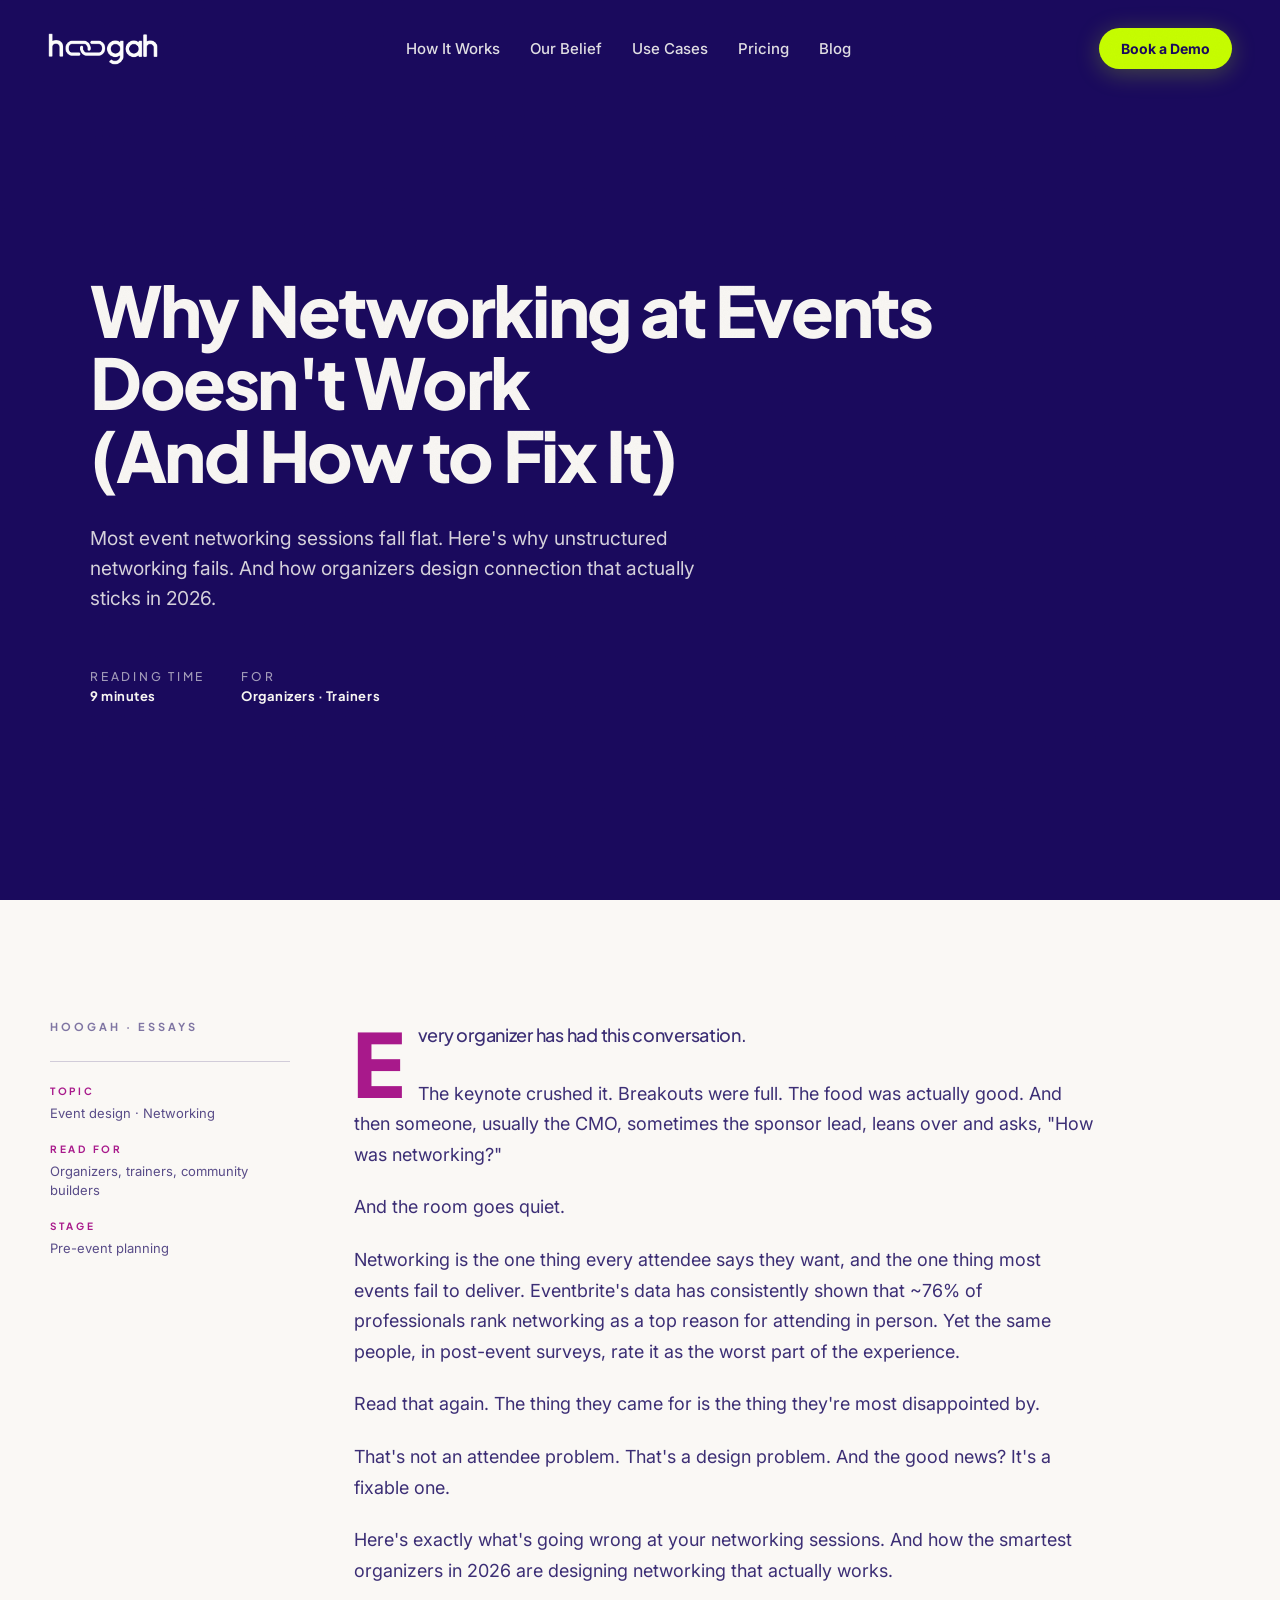
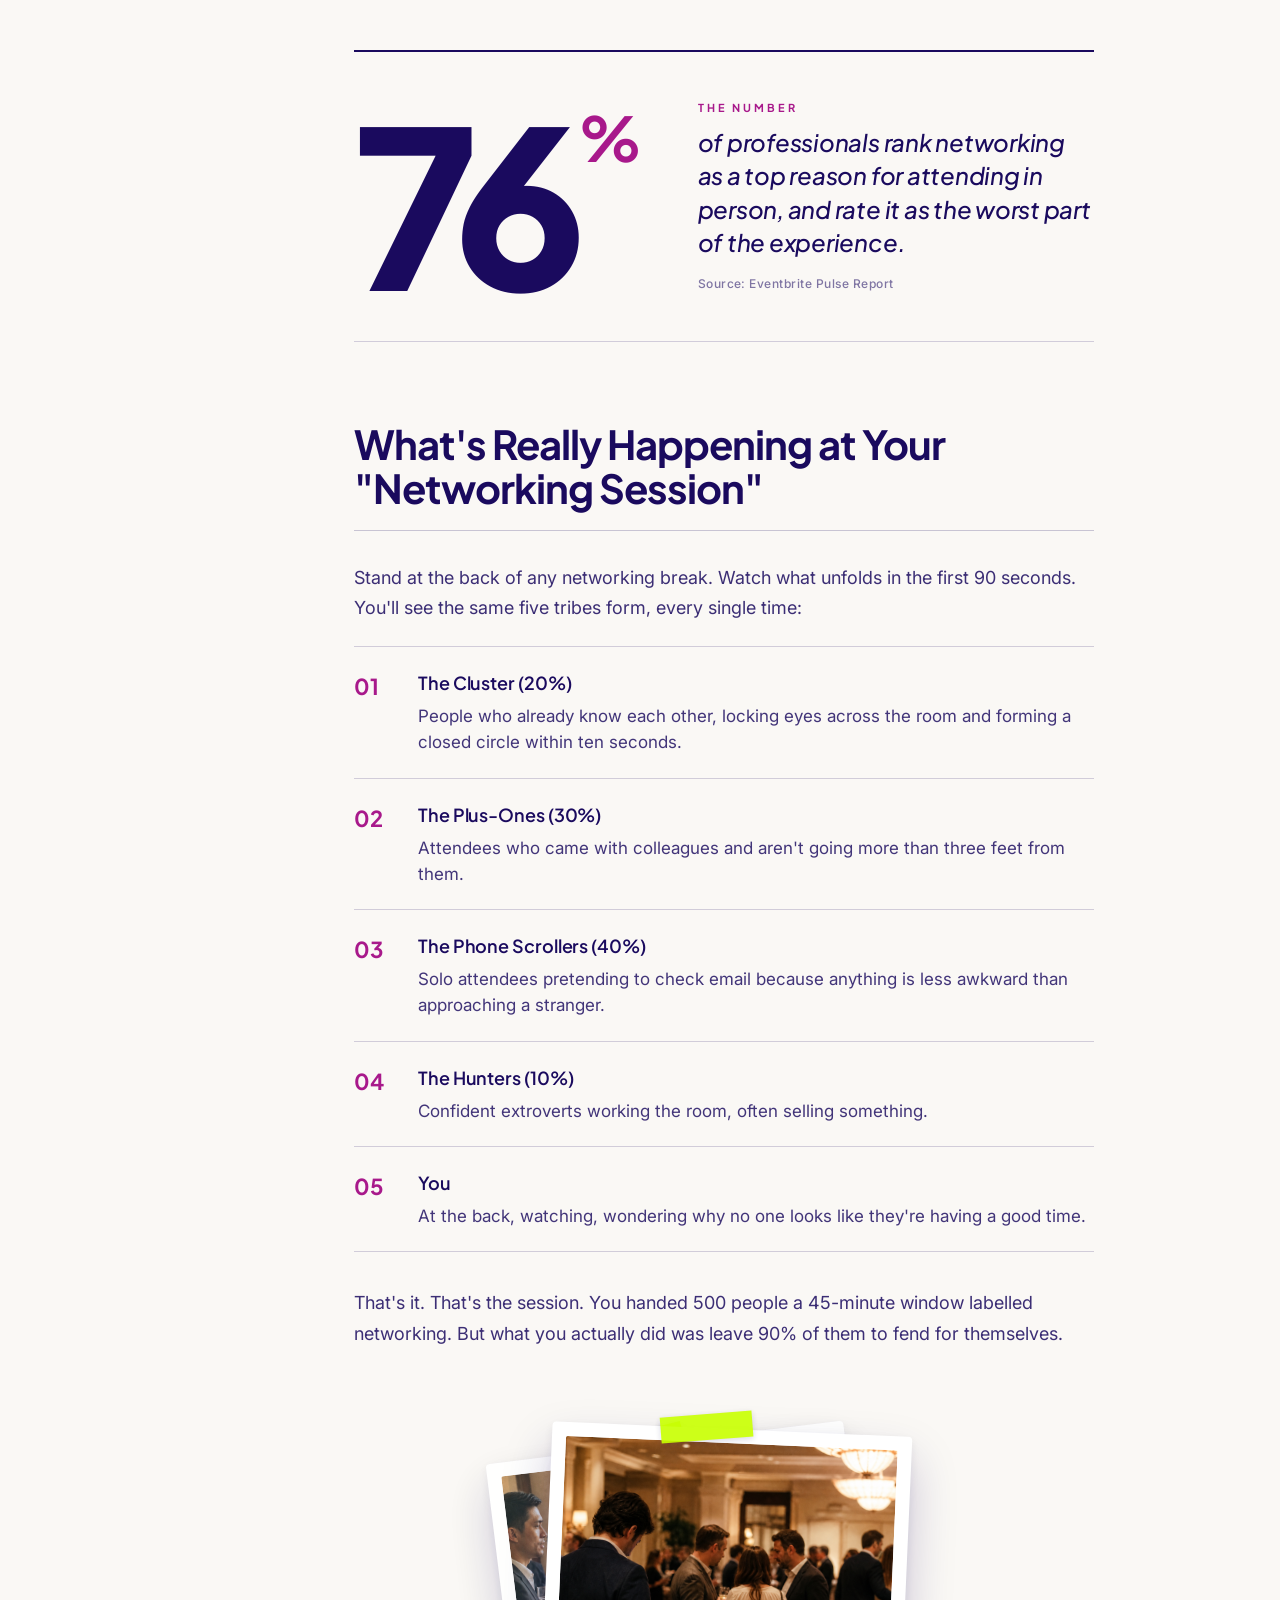
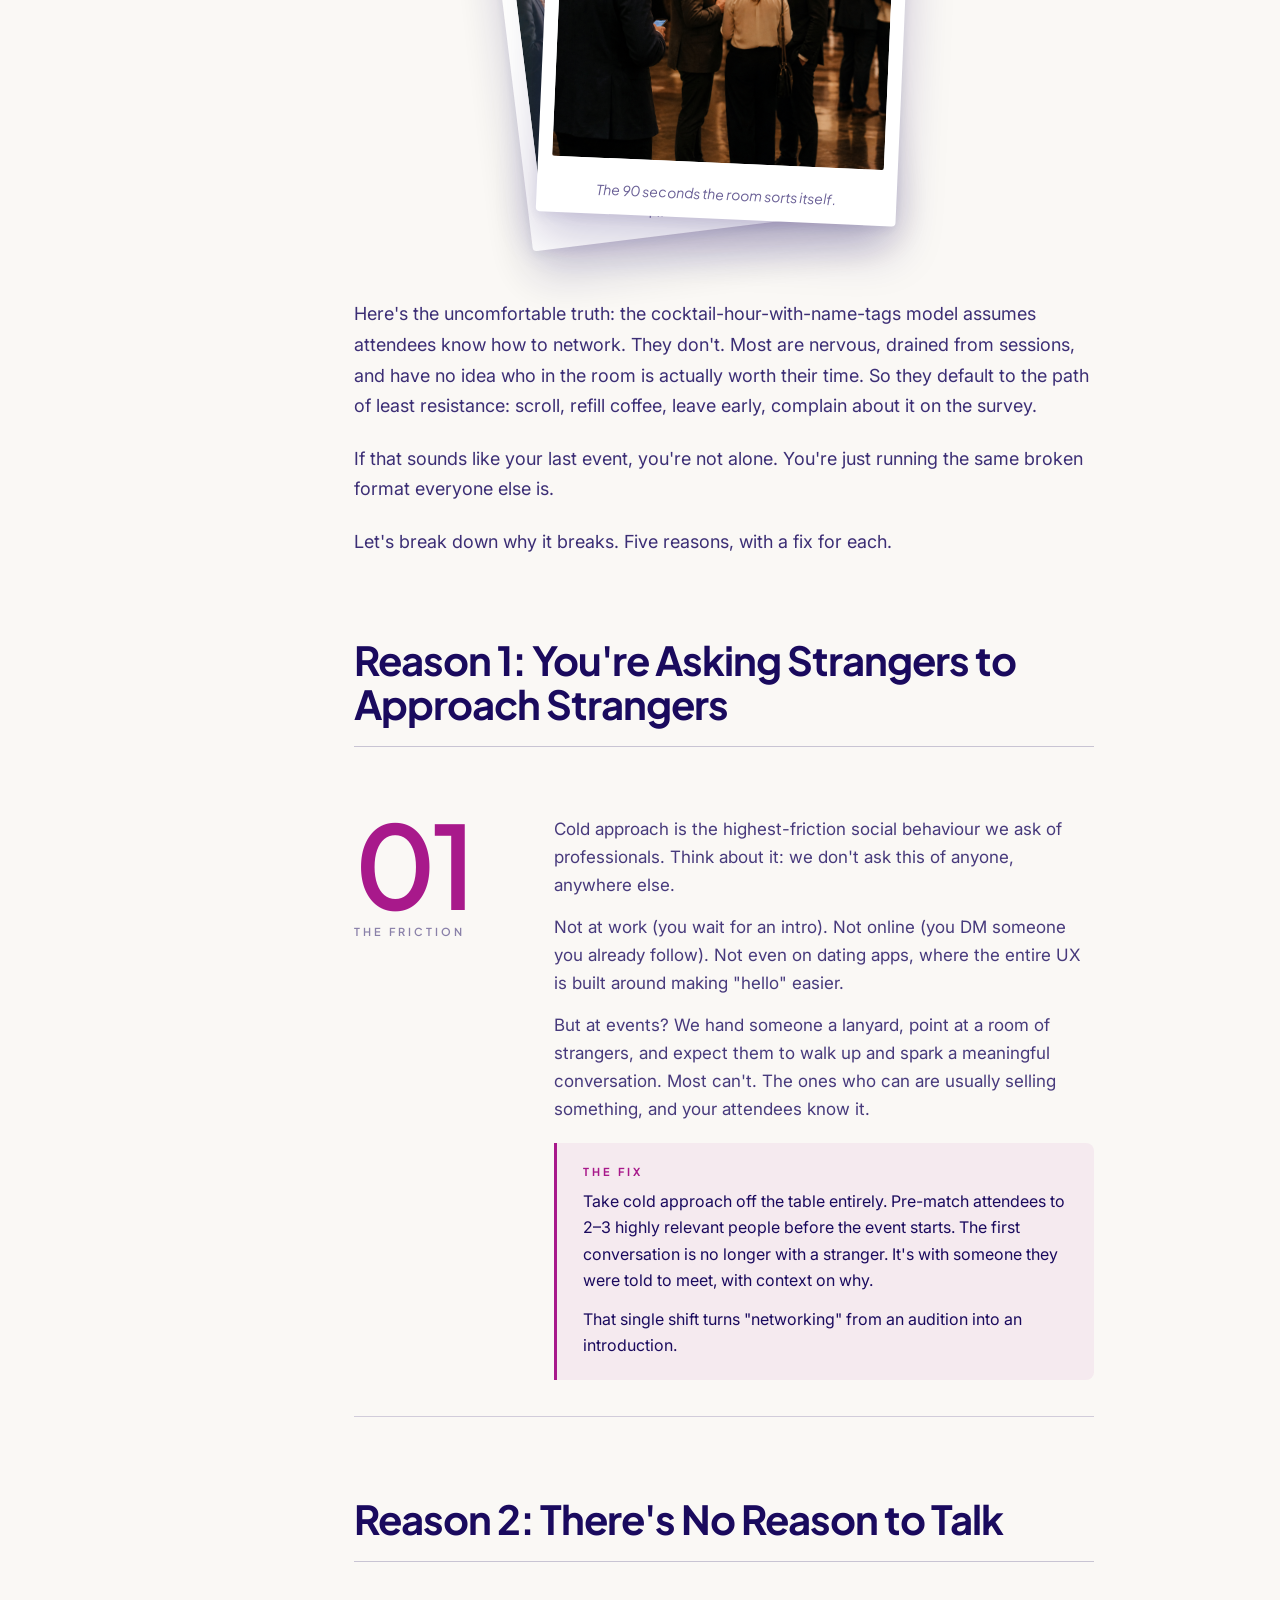
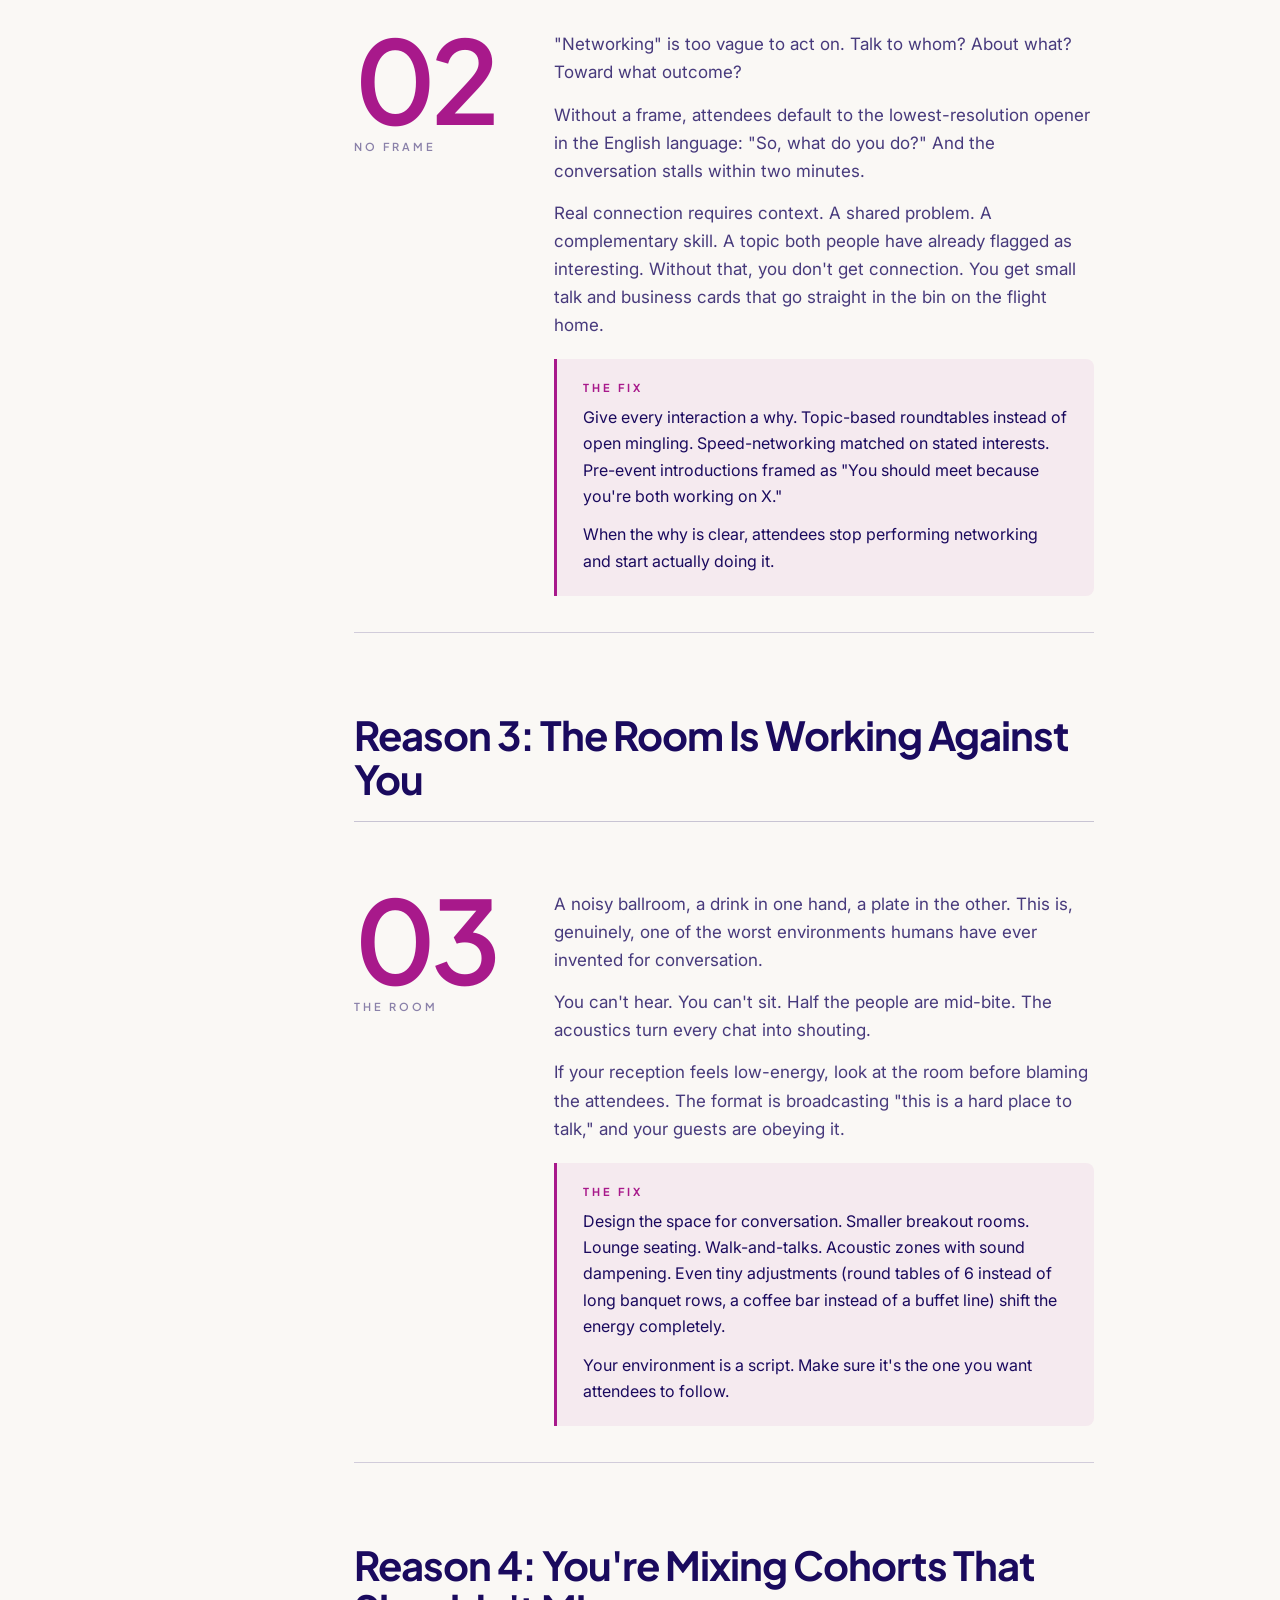
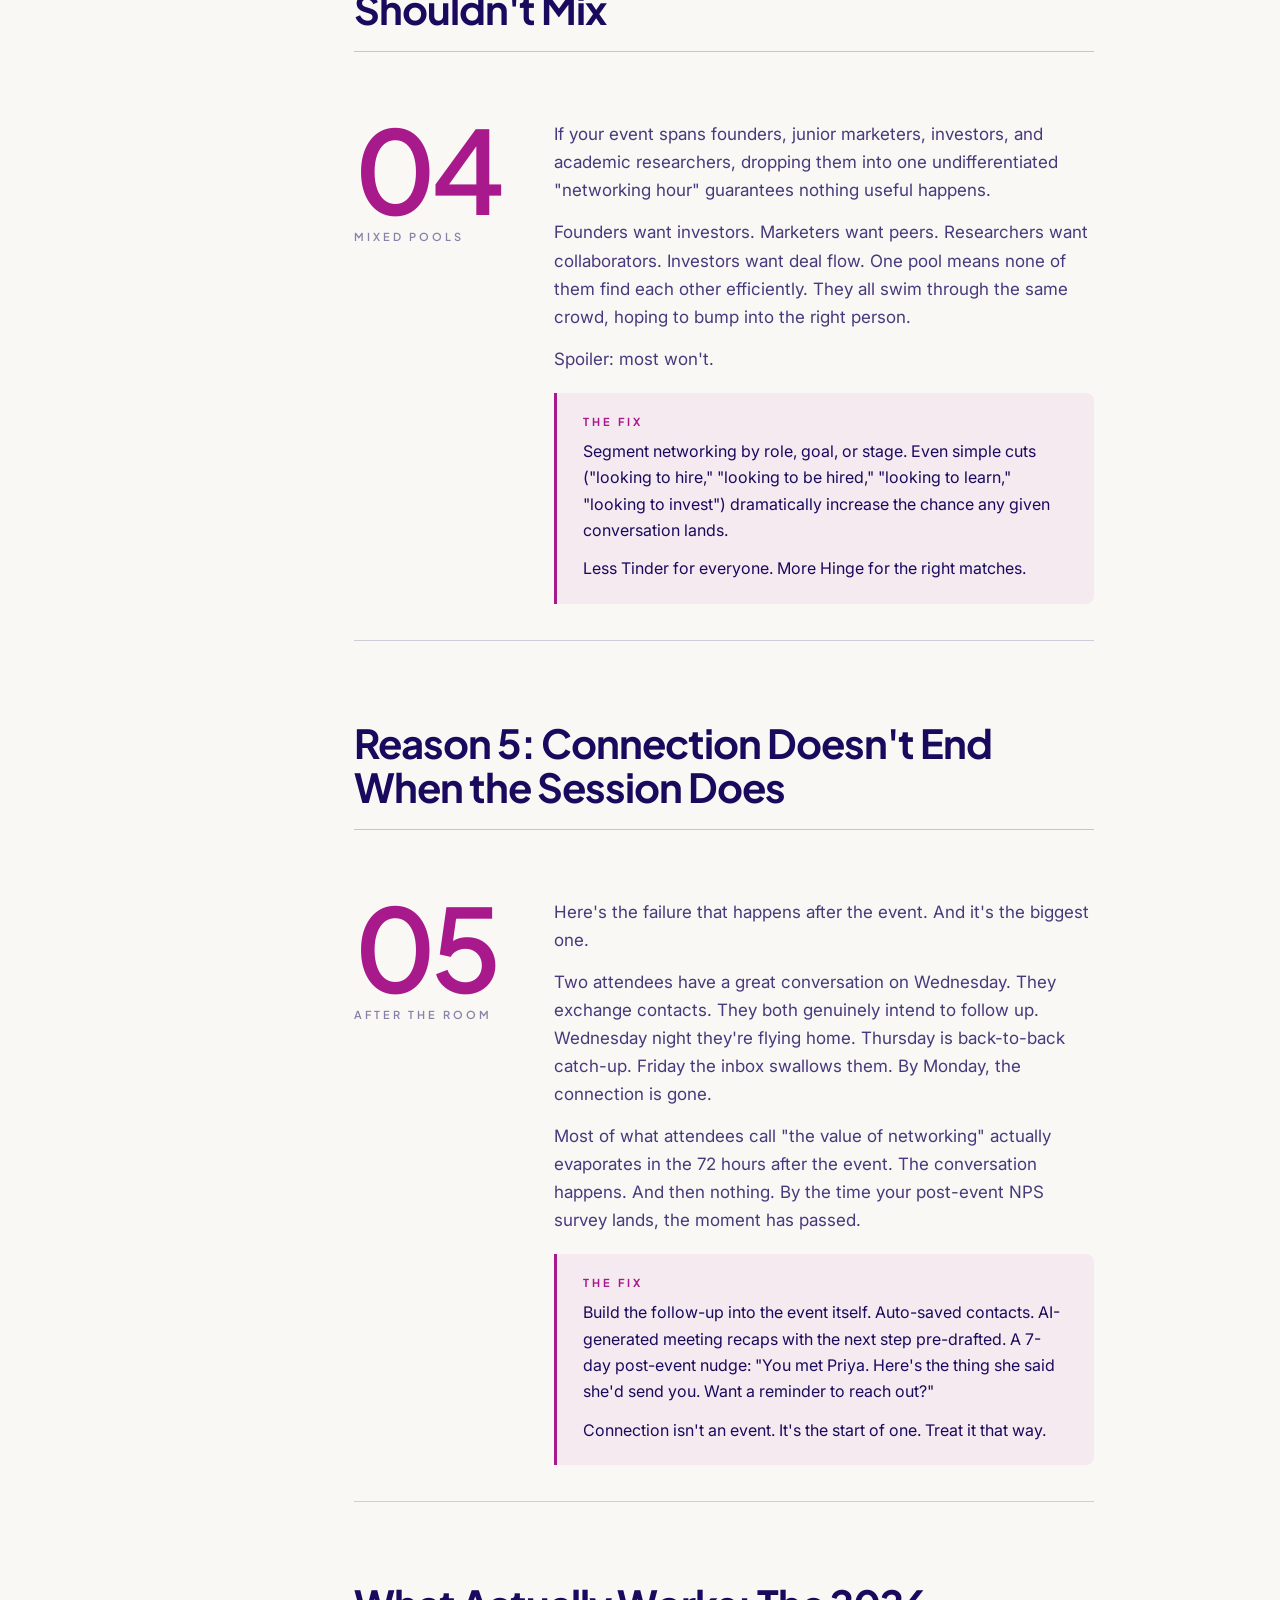
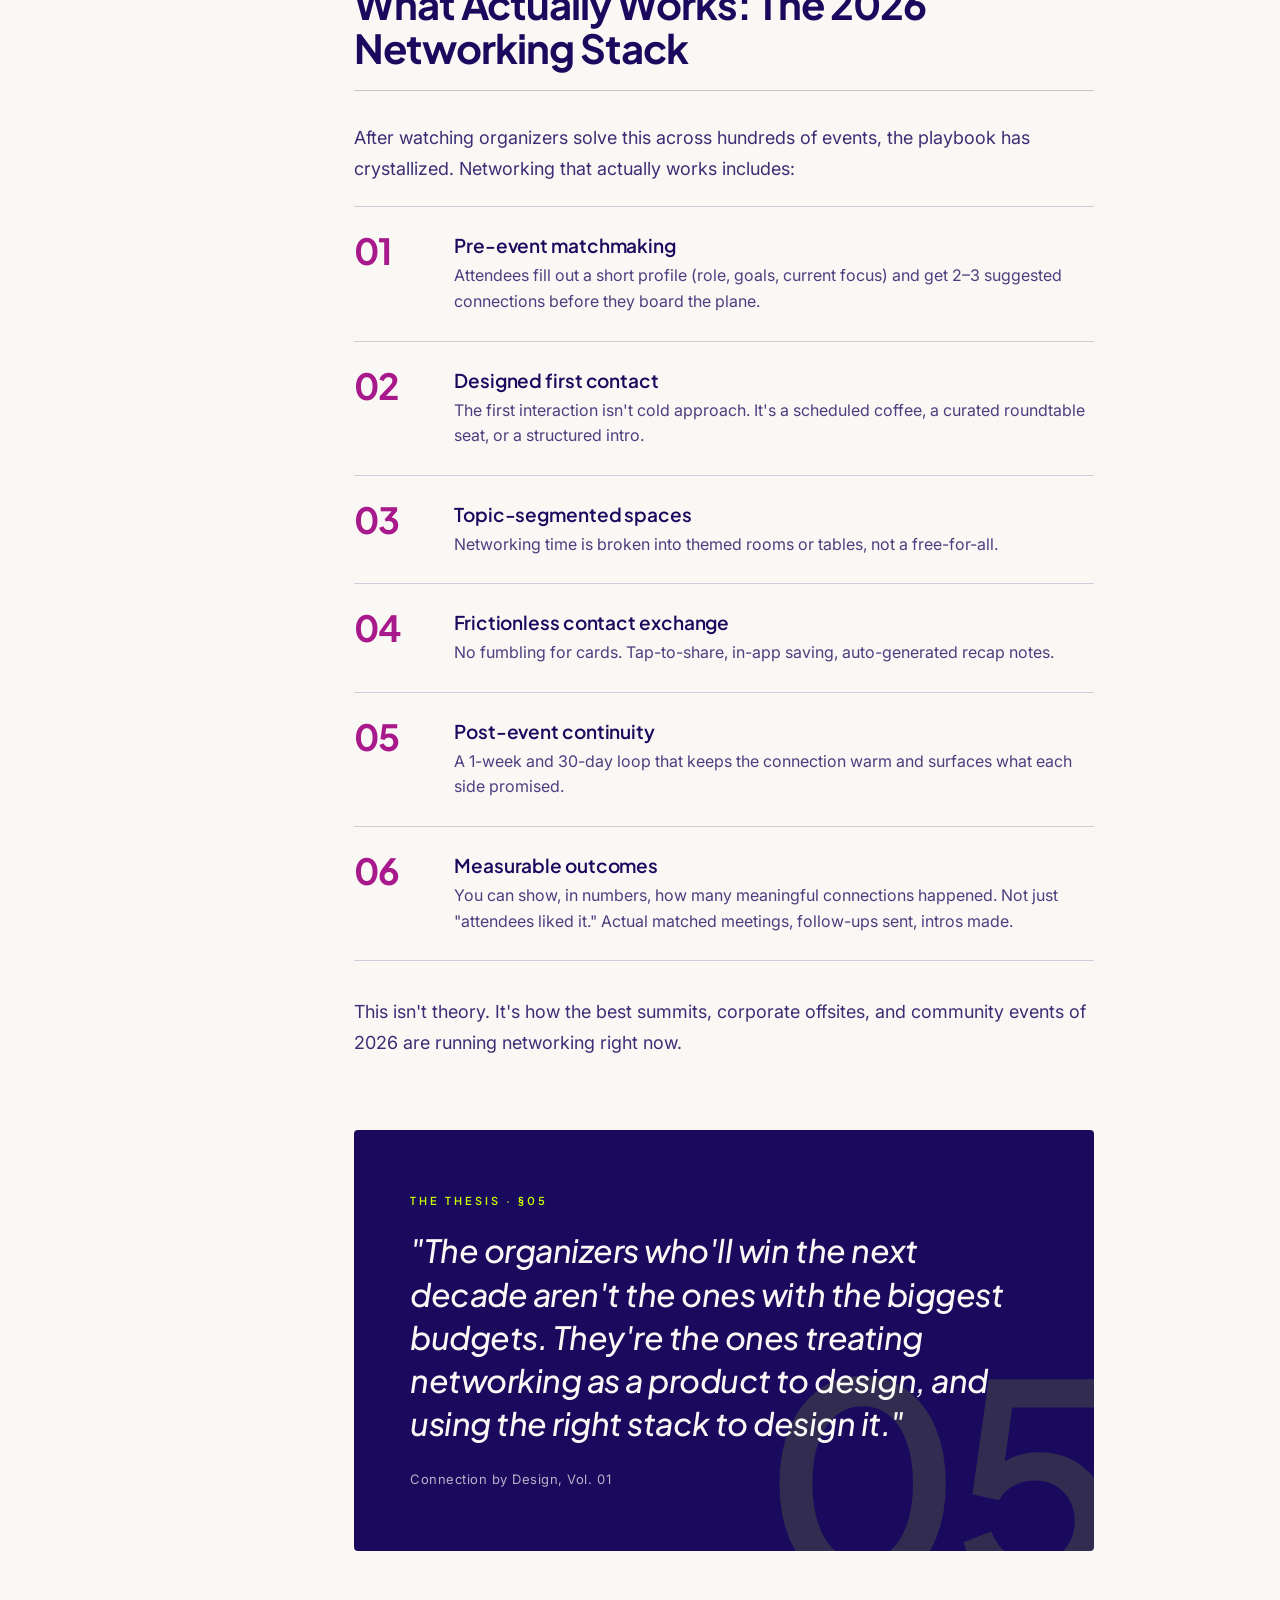
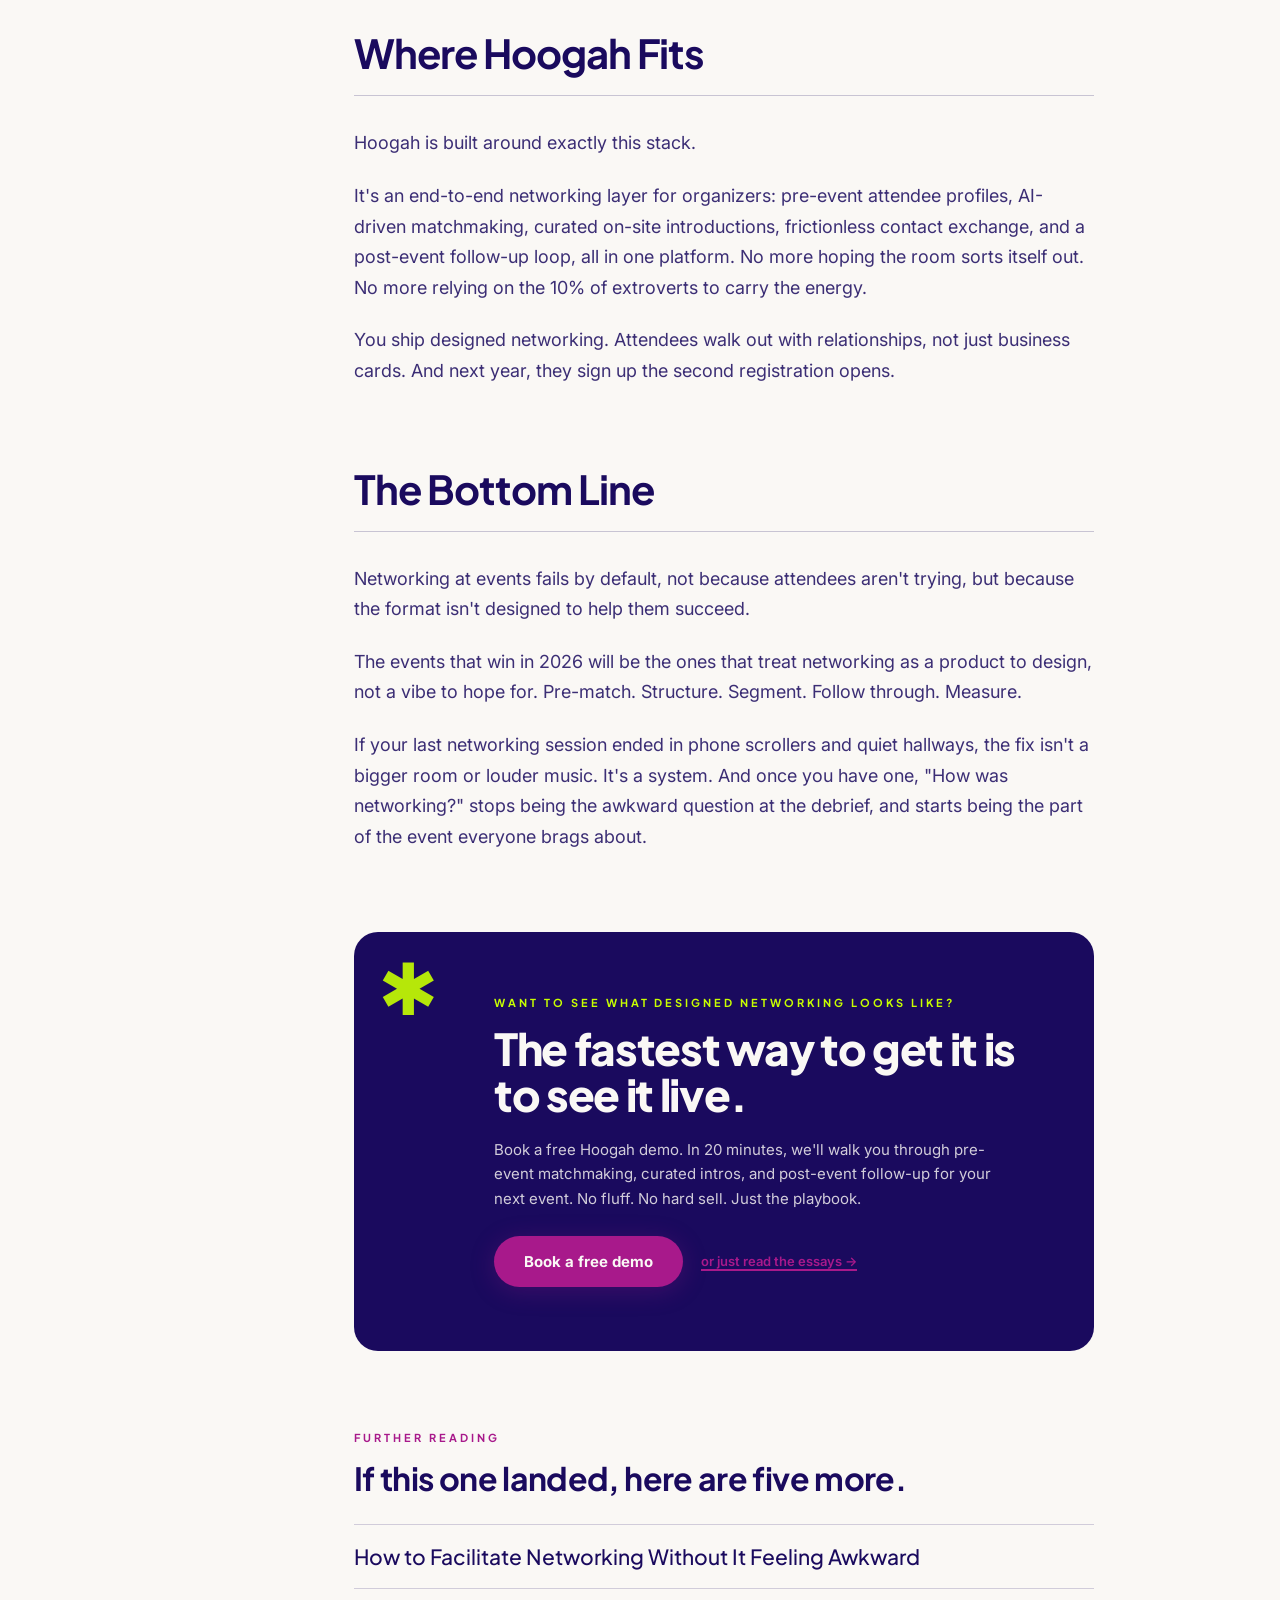
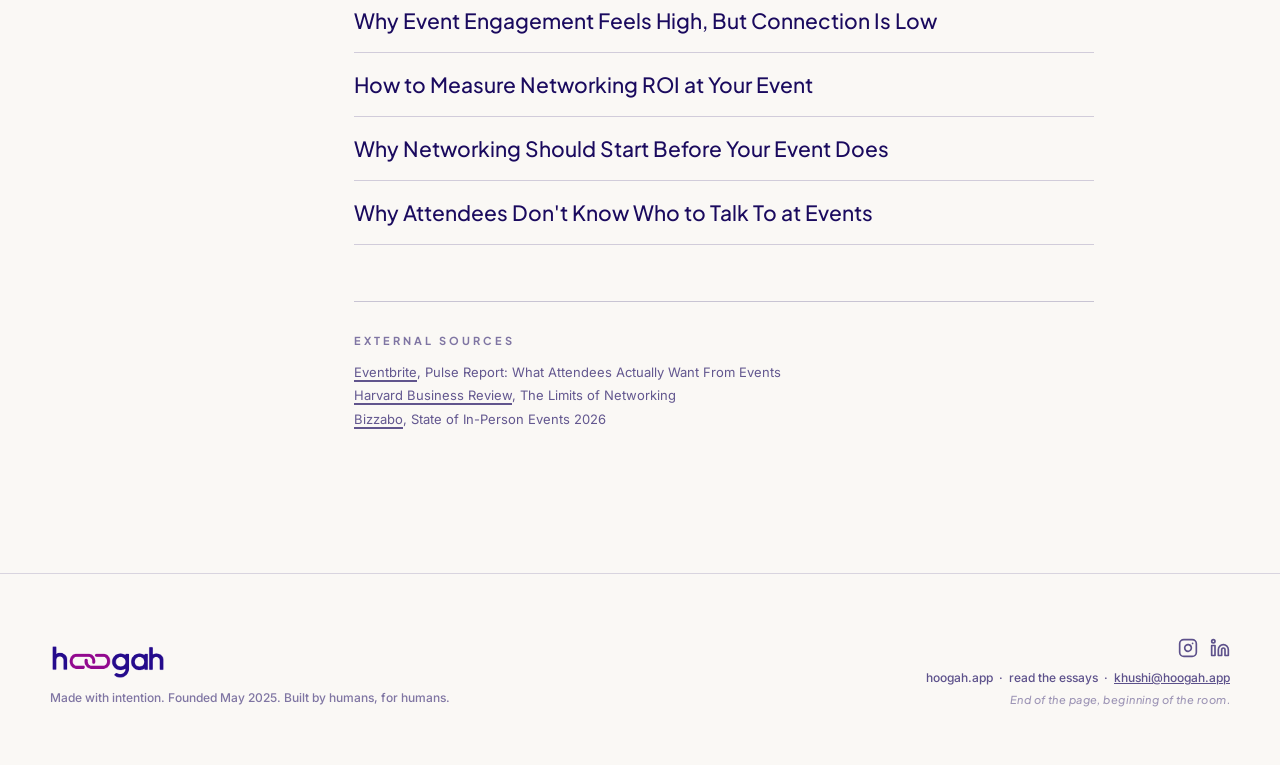
<file: blog-drafts/blog-v1-improve-networking-at-events.html>
<!doctype html>
<html lang="en">
<head>
<meta charset="utf-8">
<meta name="viewport" content="width=device-width, initial-scale=1">
<title>Why Networking at Events Doesn't Work (And How to Fix It) | Hoogah</title>
<link rel="canonical" href="https://hoogah.com/blog/improve-networking-at-events">
<meta name="description" content="Most event networking sessions fall flat. Here's why unstructured networking fails. And how organizers design connection that actually sticks in 2026.">
<link rel="preconnect" href="https://fonts.googleapis.com">
<link rel="preconnect" href="https://fonts.gstatic.com" crossorigin>
<link href="https://fonts.googleapis.com/css2?family=Inter:wght@400;500;600;700&family=Plus+Jakarta+Sans:wght@400;500;600;700;800&display=swap" rel="stylesheet">
<style>
  :root {
    --cream: #faf8f5;
    --navy: #1a0a5e;
    --magenta: #a8198b;
    --lime: #c8ff00;
    --font-body: 'Inter', system-ui, sans-serif;
    --font-display: 'Plus Jakarta Sans', system-ui, sans-serif;
  }
  *, *::before, *::after { box-sizing: border-box; }
  html { scroll-behavior: smooth; }
  body {
    margin: 0; background: var(--cream); color: var(--navy);
    font-family: var(--font-body); -webkit-font-smoothing: antialiased;
    text-rendering: optimizeLegibility;
  }
  a { color: inherit; }
  img { display: block; max-width: 100%; }
  ::selection { background: var(--lime); color: var(--navy); }

  /* Premium grain — fixed overlay, blends with everything */
  .grain { position: fixed; inset: 0; pointer-events: none; z-index: 999; opacity: .045; mix-blend-mode: multiply;
    background-image: url("data:image/svg+xml;utf8,<svg viewBox='0 0 200 200' xmlns='http://www.w3.org/2000/svg'><filter id='n'><feTurbulence type='fractalNoise' baseFrequency='0.85' numOctaves='2' stitchTiles='stitch'/><feColorMatrix values='0 0 0 0 0  0 0 0 0 0  0 0 0 0 0  0 0 0 0.5 0'/></filter><rect width='100%' height='100%' filter='url(%23n)'/></svg>");
    background-size: 200px 200px;
  }

  /* Scroll progress bar */
  .read-progress { position: fixed; top: 0; left: 0; height: 3px; width: 0%; background: linear-gradient(90deg, var(--lime) 0%, var(--magenta) 100%); z-index: 100; transition: width .1s linear; box-shadow: 0 0 12px rgba(200,255,0,.5); }

  /* ===== NAV (dark, sticky) ===== */
  .nav {
    position: fixed; top: 0; inset-inline: 0; z-index: 50;
    transition: background .3s ease, box-shadow .3s ease, transform .3s ease;
  }
  .nav.scrolled {
    background: rgba(26,10,94,.85); backdrop-filter: blur(10px);
    box-shadow: 0 4px 24px rgba(0,0,0,.25);
  }
  .nav-row { max-width: 1440px; margin: 0 auto; padding: 16px 20px; display: flex; align-items: center; justify-content: space-between; }
  .nav-brand { display: block; line-height: 0; }
  .nav-brand img { display: block; height: 26px; width: auto; }
  @media (min-width: 1024px) { .nav-brand img { height: 32px; } }
  .nav-links { display: none; gap: 30px; }
  .nav-links a { color: rgba(250,248,245,.9); text-decoration: none; font-size: 15px; font-weight: 500; transition: color .2s; }
  .nav-links a:hover { color: var(--lime); }
  .nav-cta { background: var(--lime); color: var(--navy); padding: 12px 22px; border-radius: 999px; font-weight: 700; font-size: 14px; border: 0; cursor: pointer; transition: transform .3s, box-shadow .3s; box-shadow: 0 4px 24px rgba(200,255,0,.25); font-family: var(--font-body); }
  .nav-cta:hover { transform: translateY(-3px); box-shadow: 0 12px 40px rgba(200,255,0,.35); filter: brightness(.96); }
  @media (min-width: 1024px) { .nav-row { padding: 28px 48px; } .nav-links { display: flex; } }

  /* Mobile hamburger (decorative, matches preview) */
  .nav-burger { display: inline-flex; align-items: center; justify-content: center; height: 40px; width: 40px; border-radius: 999px; border: 1px solid rgba(250,248,245,.3); background: transparent; cursor: pointer; transition: background .2s; position: relative; z-index: 80; }
  .nav-burger:hover { background: rgba(250,248,245,.1); }
  .nav-burger span { display: block; width: 18px; height: 1.5px; background: var(--cream); position: relative; transition: background-color .15s ease; }
  .nav-burger span::before, .nav-burger span::after { content: ''; position: absolute; left: 0; width: 18px; height: 1.5px; background: var(--cream); transition: transform .3s cubic-bezier(.4,0,.2,1), top .3s cubic-bezier(.4,0,.2,1); }
  .nav-burger span::before { top: -6px; } .nav-burger span::after { top: 6px; }
  .nav-burger.is-open span { background-color: transparent; }
  .nav-burger.is-open span::before { top: 0; transform: rotate(45deg); }
  .nav-burger.is-open span::after { top: 0; transform: rotate(-45deg); }
  @media (min-width: 1024px) { .nav-burger { display: none; } }

  /* Mobile/tablet drawer (dark, matches preview Nav.tsx) */
  .nav-drawer-root { position: fixed; inset: 0; z-index: 70; pointer-events: none; visibility: hidden; }
  .nav-drawer-root.is-open { pointer-events: auto; visibility: visible; }
  .nav-drawer-backdrop { position: absolute; inset: 0; background: rgba(26,10,94,.6); opacity: 0; transition: opacity .3s ease-out; }
  .nav-drawer-root.is-open .nav-drawer-backdrop { opacity: 1; }
  .nav-drawer { position: absolute; top: 0; left: 0; height: 100svh; width: 270px; max-width: 85vw; background: var(--navy); box-shadow: 16px 0 40px rgba(0,0,0,.25); padding: 80px 16px 32px; display: flex; flex-direction: column; transform: translateX(-100%); transition: transform .4s ease-out; }
  .nav-drawer-root.is-open .nav-drawer { transform: translateX(0); }
  @media (min-width: 640px) { .nav-drawer { padding: 96px 24px 32px; } }
  .nav-drawer a.link { display: block; padding: 10px 0; border-bottom: 1px solid rgba(250,248,245,.1); font-family: var(--font-display); font-weight: 600; font-size: 15px; color: var(--cream); text-decoration: none; transition: color .2s; }
  @media (min-width: 640px) { .nav-drawer a.link { padding: 16px 0; font-size: 20px; } }
  .nav-drawer a.link:hover { color: var(--lime); }
  .nav-drawer .drawer-cta { margin-top: 16px; align-self: flex-start; background: var(--lime); color: var(--navy); border: 0; cursor: pointer; padding: 10px 20px; border-radius: 999px; font-family: var(--font-body); font-weight: 700; font-size: 13px; box-shadow: 0 4px 24px rgba(200,255,0,.25); transition: transform .3s, box-shadow .3s; }
  @media (min-width: 640px) { .nav-drawer .drawer-cta { margin-top: 24px; padding: 14px 28px; font-size: 15px; } }
  .nav-drawer .drawer-cta:hover { transform: translateY(-3px); box-shadow: 0 12px 40px rgba(200,255,0,.35); }
  body.drawer-open { overflow: hidden; }
  .nav-cta.mobile-hide { display: none; }
  @media (min-width: 1024px) { .nav-cta.mobile-hide { display: inline-flex; } }
  .nav-right { display: flex; align-items: center; gap: 12px; }

  /* ===== HERO (dark navy photo) ===== */
  .hero { position: relative; isolation: isolate; overflow: hidden; min-height: 100svh; background: var(--navy); color: var(--cream); padding: 130px 20px 80px; display: flex; align-items: center; }
  .hero::before {
    content: ''; position: absolute; inset: 0; z-index: -2;
    background-image: url('https://images.unsplash.com/photo-1540575467063-178a50c2df87?auto=format&fit=crop&w=2400&q=80');
    background-size: cover; background-position: center;
  }
  .hero::after {
    content: ''; position: absolute; inset: 0; z-index: -1;
    background: linear-gradient(95deg, rgba(26,10,94,.95) 0%, rgba(26,10,94,.82) 38%, rgba(26,10,94,.55) 75%, rgba(26,10,94,.42) 100%);
  }
  .hero-inner { max-width: 1100px; margin: 0 auto; width: 100%; }
  .hero-eyebrow { display: inline-flex; align-items: center; gap: 14px; font-family: var(--font-display); font-size: 12px; font-weight: 600; letter-spacing: .27em; text-transform: uppercase; color: var(--lime); }
  .hero-eyebrow::before { content: ''; width: 36px; height: 1px; background: var(--lime); }
  .hero h1 {
    margin: 28px 0 0;
    font-family: var(--font-display); font-weight: 800;
    font-size: 70px; line-height: 1.04; letter-spacing: -.035em;
    max-width: 980px;
  }
  .hero h1 em { font-style: normal; color: inherit; position: relative; display: inline-block; z-index: 1; }
  .hero h1 em::after { display: none; }
  .hero-sub {
    margin: 32px 0 0; max-width: 660px;
    font-size: clamp(17px, 1.5vw, 21px); line-height: 1.55;
    color: rgba(250,248,245,.85);
  }
  .hero-meta {
    margin-top: 56px; display: flex; flex-wrap: wrap; gap: 36px;
    font-family: var(--font-display); font-size: 12px; font-weight: 500;
    letter-spacing: .23em; text-transform: uppercase; color: rgba(250,248,245,.62);
  }
  .hero-meta strong { display: block; color: var(--cream); font-weight: 700; font-size: 13px; letter-spacing: .04em; text-transform: none; margin-top: 4px; }
  .hero-scroll {
    position: absolute; bottom: 28px; left: 50%; transform: translateX(-50%);
    font-family: var(--font-display); font-size: 11px; letter-spacing: .3em; text-transform: uppercase;
    color: rgba(250,248,245,.55);
    display: none; flex-direction: column; align-items: center; gap: 14px;
  }
  .hero-scroll::after { content: ''; width: 1px; height: 44px; background: linear-gradient(to bottom, rgba(250,248,245,.55), transparent); }

  /* Edition stamp — premium magazine ribbon top-right of hero */
  .edition-stamp { position: absolute; top: 110px; right: 28px; z-index: 5; display: none; }
  @media (min-width: 1024px) { .edition-stamp { display: flex; flex-direction: column; align-items: flex-end; gap: 8px; top: 140px; right: 48px; } }
  .edition-stamp .seal { width: 88px; height: 88px; border-radius: 50%; border: 1.5px solid rgba(200,255,0,.55); display: flex; flex-direction: column; align-items: center; justify-content: center; transform: rotate(8deg); position: relative; backdrop-filter: blur(4px); background: rgba(26,10,94,.18); }
  .edition-stamp .seal::before { content: ''; position: absolute; inset: 6px; border-radius: 50%; border: 1px dashed rgba(200,255,0,.32); }
  .edition-stamp .seal .top { font-family: var(--font-display); font-size: 9px; font-weight: 700; letter-spacing: .28em; color: var(--lime); text-transform: uppercase; }
  .edition-stamp .seal .mid { font-family: var(--font-display); font-size: 26px; font-weight: 800; color: var(--cream); line-height: 1; margin-top: 2px; letter-spacing: -.03em; }
  .edition-stamp .seal .bot { font-family: var(--font-display); font-size: 8px; font-weight: 600; letter-spacing: .28em; color: rgba(250,248,245,.65); text-transform: uppercase; margin-top: 4px; }

  /* ===== ARTICLE ===== */
  .article { background: var(--cream); padding: 80px 20px; }
  @media (min-width: 1024px) { .article { padding: 120px 48px; } }
  .article-grid { max-width: 1180px; margin: 0 auto; display: grid; grid-template-columns: 1fr; gap: 48px; }
  @media (min-width: 1024px) { .article-grid { grid-template-columns: 240px minmax(0, 1fr); gap: 64px; } }

  /* SIDEBAR */
  .sidebar-inner { position: sticky; top: 120px; }
  .sidebar .label { font-family: var(--font-display); font-size: 11px; font-weight: 700; letter-spacing: .27em; text-transform: uppercase; color: rgba(26,10,94,.55); }
  .sidebar h4 { margin: 14px 0 0; font-family: var(--font-display); font-size: 15px; font-weight: 600; color: var(--navy); font-style: italic; letter-spacing: -.005em; }
  .sidebar-meta { margin-top: 28px; padding-top: 22px; border-top: 1px solid rgba(26,10,94,.18); display: flex; flex-direction: column; gap: 18px; font-family: var(--font-body); font-size: 13px; color: rgba(26,10,94,.72); line-height: 1.5; }
  .sidebar-meta b { display: block; font-family: var(--font-display); font-size: 10px; font-weight: 700; letter-spacing: .27em; text-transform: uppercase; color: var(--magenta); margin-bottom: 5px; }

  /* PROSE */
  .prose { max-width: 740px; }
  .prose > * { margin: 0 0 22px; }
  .prose p { font-size: 18px; line-height: 1.7; color: rgba(26,10,94,.85); }
  .prose p strong { color: var(--navy); font-weight: 600; }
  .prose a { color: var(--magenta); text-decoration: underline; text-underline-offset: 3px; text-decoration-thickness: 1.5px; }
  .lede {
    font-family: var(--font-display); font-weight: 500;
    font-size: clamp(22px, 2.4vw, 28px); line-height: 1.4;
    color: var(--navy); letter-spacing: -.015em;
    margin-bottom: 28px !important;
  }
  .lede::first-letter {
    float: left;
    font-family: var(--font-display); font-weight: 800;
    font-size: 88px; line-height: .85;
    margin: 6px 14px 0 -2px;
    color: var(--magenta);
  }

  /* SECTION HEAD */
  .section-head {
    margin-top: 80px; margin-bottom: 32px;
    display: flex; align-items: flex-end; justify-content: space-between; gap: 24px;
    border-bottom: 1px solid rgba(26,10,94,.22); padding-bottom: 20px;
    max-width: 740px;
  }
  .section-head h2 {
    font-family: var(--font-display); font-weight: 700;
    font-size: clamp(28px, 3.4vw, 40px); line-height: 1.1; letter-spacing: -.025em;
    color: var(--navy); margin: 0;
  }
  .section-head .sigil {
    font-family: var(--font-display); font-size: 11px; font-weight: 600;
    letter-spacing: .27em; text-transform: uppercase; color: rgba(26,10,94,.5);
    white-space: nowrap;
  }

  /* REASON CARD */
  .reason {
    display: grid; grid-template-columns: 1fr; gap: 24px;
    padding: 36px 0; border-bottom: 1px solid rgba(26,10,94,.18);
    max-width: 940px;
  }
  @media (min-width: 768px) { .reason { grid-template-columns: 160px minmax(0, 1fr); gap: 40px; } }
  .reason-num { display: flex; align-items: baseline; gap: 12px; }
  @media (min-width: 768px) { .reason-num { display: block; } }
  .reason-num .big {
    font-family: var(--font-display); font-weight: 600;
    font-size: clamp(76px, 9vw, 116px); line-height: .85;
    letter-spacing: -.04em; color: var(--magenta);
  }
  .reason-num .meta {
    margin-top: 12px;
    font-family: var(--font-display); font-size: 11px; font-weight: 600;
    letter-spacing: .27em; text-transform: uppercase; color: rgba(26,10,94,.5);
  }
  .reason-body h3 {
    margin: 0 0 16px;
    font-family: var(--font-display); font-weight: 700;
    font-size: clamp(22px, 2.4vw, 30px); line-height: 1.2; letter-spacing: -.02em;
    color: var(--navy);
  }
  .reason-body p { margin: 0 0 14px; font-size: 17px; line-height: 1.65; color: rgba(26,10,94,.8); }
  .reason-body .fix {
    margin-top: 20px; padding: 22px 26px;
    background: rgba(168,25,139,.06); border-left: 3px solid var(--magenta);
    border-radius: 0 8px 8px 0;
  }
  .reason-body .fix b {
    display: block; font-family: var(--font-display); font-size: 11px; letter-spacing: .27em;
    text-transform: uppercase; color: var(--magenta); font-weight: 700; margin-bottom: 10px;
  }
  .reason-body .fix p { margin: 0; font-size: 16px; line-height: 1.65; color: var(--navy); }
  .reason-body .fix p + p { margin-top: 12px; }

  /* TRIBES LIST */
  .tribes { margin: 0; padding: 0; list-style: none; max-width: 740px; }
  .tribes li {
    counter-increment: tribe;
    padding: 22px 0 22px 64px;
    border-top: 1px solid rgba(26,10,94,.18);
    position: relative; font-size: 17px; line-height: 1.55; color: rgba(26,10,94,.82);
  }
  .tribes li:last-child { border-bottom: 1px solid rgba(26,10,94,.18); }
  .tribes li::before {
    content: counter(tribe, decimal-leading-zero);
    position: absolute; left: 0; top: 22px;
    font-family: var(--font-display); font-weight: 700; font-size: 22px;
    color: var(--magenta); letter-spacing: -.02em;
  }
  .tribes b {
    display: block; font-family: var(--font-display); font-weight: 600;
    font-size: 18px; color: var(--navy); margin-bottom: 6px; letter-spacing: -.005em;
  }

  /* POLAROID — stacked premium variant */
  .polaroid-wrap { margin: 64px auto; display: flex; justify-content: center; max-width: 740px; position: relative; }
  .polaroid {
    position: relative; padding: 14px 14px 56px;
    background: #fff; box-shadow: 0 24px 48px rgba(26,10,94,.22), 0 4px 12px rgba(26,10,94,.08);
    max-width: 360px; border-radius: 4px;
  }
  .polaroid::before {
    content: ''; position: absolute; top: -14px; left: 30%; width: 92px; height: 26px;
    background: var(--lime); opacity: .9; transform: rotate(-7deg);
    box-shadow: 0 2px 6px rgba(26,10,94,.18);
  }
  .polaroid img { width: 100%; height: 320px; object-fit: cover; border-radius: 2px; }
  .polaroid figcaption {
    position: absolute; bottom: 16px; left: 0; right: 0; text-align: center;
    font-family: var(--font-display); font-style: italic; font-size: 14px;
    color: rgba(26,10,94,.65);
  }
  .polaroid-stack { position: relative; }
  .polaroid-stack .polaroid.back {
    position: absolute; top: 12px; left: -36px; transform: rotate(-7deg); opacity: .9;
    z-index: 0;
  }
  .polaroid-stack .polaroid.front { transform: rotate(2.5deg); z-index: 1; }
  @media (max-width: 640px) {
    .polaroid-stack .polaroid.back { display: none; }
    .polaroid-stack .polaroid.front { transform: rotate(-1.5deg); }
  }

  /* STAT FIGURE — huge editorial number */
  .stat-figure { margin: 64px 0; padding: 48px 0; border-top: 2px solid var(--navy); border-bottom: 1px solid rgba(26,10,94,.18); display: grid; grid-template-columns: 1fr; gap: 24px; align-items: end; max-width: 940px; }
  @media (min-width: 768px) { .stat-figure { grid-template-columns: minmax(0, auto) minmax(0, 1fr); gap: 56px; } }
  .stat-figure .num {
    font-family: var(--font-display); font-weight: 800;
    font-size: clamp(120px, 18vw, 220px); line-height: .82; letter-spacing: -.06em;
    color: var(--navy); position: relative; display: inline-block;
  }
  .stat-figure .num sup { font-size: 28%; font-weight: 700; vertical-align: top; margin-left: 4px; color: var(--magenta); letter-spacing: 0; }
  .stat-figure .num::after { content: ''; position: absolute; left: 0; right: 12%; bottom: 8px; height: 16px; background: var(--lime); z-index: -1; opacity: .85; }
  .stat-figure .caption {
    font-family: var(--font-display); font-style: italic; font-weight: 500;
    font-size: clamp(18px, 2vw, 24px); line-height: 1.4; color: var(--navy);
    max-width: 480px; letter-spacing: -.01em;
  }
  .stat-figure .caption b { display: block; margin-bottom: 10px; font-family: var(--font-display); font-style: normal; font-weight: 700; font-size: 11px; letter-spacing: .27em; text-transform: uppercase; color: var(--magenta); }
  .stat-figure .caption .src { display: block; margin-top: 16px; font-family: var(--font-body); font-style: normal; font-size: 12px; letter-spacing: .04em; color: rgba(26,10,94,.55); }

  /* CHAPTER ORNAMENT — between major sections */
  .chapter-mark { margin: 56px 0 32px; display: flex; align-items: center; justify-content: center; gap: 14px; }
  .chapter-mark::before, .chapter-mark::after { content: ''; flex: 1; max-width: 80px; height: 1px; background: rgba(26,10,94,.2); }
  .chapter-mark span { font-family: var(--font-display); font-size: 18px; color: var(--magenta); letter-spacing: .3em; }

  /* AUTHOR SIGNOFF — end-of-essay editorial close */
  .signoff { margin-top: 72px; padding: 36px 0 24px; border-top: 2px solid var(--navy); display: grid; grid-template-columns: 1fr; gap: 24px; max-width: 740px; }
  @media (min-width: 640px) { .signoff { grid-template-columns: 88px minmax(0, 1fr); gap: 28px; align-items: start; } }
  .signoff .avatar {
    width: 88px; height: 88px; border-radius: 50%; overflow: hidden;
    background: var(--navy); position: relative;
    box-shadow: 0 8px 24px rgba(26,10,94,.18);
  }
  .signoff .avatar img { width: 100%; height: 100%; object-fit: cover; }
  .signoff .end-mark { font-family: var(--font-display); font-size: 22px; color: var(--magenta); letter-spacing: .4em; margin-bottom: 18px; }
  .signoff .end-mark::before { content: '✱  ✱  ✱'; }
  .signoff h4 { margin: 0 0 6px; font-family: var(--font-display); font-weight: 700; font-size: 18px; color: var(--navy); letter-spacing: -.01em; }
  .signoff .role { font-family: var(--font-display); font-size: 11px; font-weight: 700; letter-spacing: .26em; text-transform: uppercase; color: var(--magenta); margin: 0 0 14px; }
  .signoff .bio { font-family: var(--font-body); font-size: 14px; line-height: 1.6; color: rgba(26,10,94,.75); margin: 0; max-width: 560px; }
  .signoff .signature { margin-top: 14px; font-family: var(--font-display); font-style: italic; font-size: 18px; color: var(--navy); letter-spacing: -.01em; }

  /* PULLQUOTE (Beliefs #05 style — navy block w/ giant lime numeral) */
  .pullquote {
    margin: 72px 0 60px; padding: 52px 36px;
    background: var(--navy); color: var(--cream); border-radius: 4px;
    position: relative; overflow: hidden; max-width: 940px;
  }
  @media (min-width: 768px) { .pullquote { padding: 64px 56px; } }
  .pullquote::before {
    content: '05'; position: absolute; right: -18px; bottom: -42px;
    font-family: var(--font-display); font-weight: 600;
    font-size: 280px; line-height: .85; color: var(--lime); opacity: .14;
    letter-spacing: -.04em;
  }
  .pullquote .tag {
    font-family: var(--font-display); font-size: 11px; font-weight: 600;
    letter-spacing: .27em; text-transform: uppercase; color: var(--lime);
    margin-bottom: 22px;
  }
  .pullquote p {
    margin: 0; font-family: var(--font-display); font-style: italic; font-weight: 500;
    font-size: clamp(22px, 2.6vw, 32px); line-height: 1.35; letter-spacing: -.015em;
    max-width: 700px; color: var(--cream); position: relative; z-index: 1;
  }
  .pullquote cite {
    display: block; margin-top: 26px; font-style: normal;
    font-family: var(--font-body); font-size: 13px; letter-spacing: .04em;
    color: rgba(250,248,245,.7);
  }

  /* STACK LIST */
  .stack-list { margin: 0; padding: 0; list-style: none; counter-reset: stack; max-width: 940px; }
  .stack-list li {
    counter-increment: stack;
    display: grid; grid-template-columns: 76px 1fr; gap: 24px; align-items: start;
    padding: 26px 0; border-top: 1px solid rgba(26,10,94,.18);
  }
  .stack-list li:last-child { border-bottom: 1px solid rgba(26,10,94,.18); }
  .stack-list li::before {
    content: counter(stack, decimal-leading-zero);
    font-family: var(--font-display); font-weight: 700;
    font-size: 36px; line-height: 1; color: var(--magenta); letter-spacing: -.03em;
  }
  .stack-list .body b {
    display: block; font-family: var(--font-display); font-weight: 600;
    font-size: 19px; color: var(--navy); margin-bottom: 6px; letter-spacing: -.005em;
  }
  .stack-list .body p { margin: 0; font-size: 16px; line-height: 1.6; color: rgba(26,10,94,.78); }

  /* HOOGAH INVITATION (Beliefs final block style) */
  .invitation {
    margin-top: 80px; padding: 52px 28px;
    background: var(--navy); color: var(--cream); border-radius: 24px;
    position: relative; overflow: hidden; max-width: 980px;
  }
  @media (min-width: 768px) { .invitation { padding: 64px 56px; } }
  .invitation::before {
    content: '✱'; position: absolute; top: 18px; left: 24px;
    font-family: var(--font-display); font-size: 72px; line-height: 1; color: rgba(200,255,0,.9);
  }
  .invitation .tag { font-family: var(--font-display); font-size: 11px; font-weight: 700; letter-spacing: .27em; text-transform: uppercase; color: var(--lime); margin: 0 0 16px 84px; }
  .invitation h3 { margin: 0 0 20px 84px; font-family: var(--font-display); font-weight: 800; font-size: clamp(28px, 4vw, 44px); line-height: 1.05; letter-spacing: -.03em; max-width: 600px; }
  .invitation p { margin: 0 0 24px 84px; font-size: 15px; line-height: 1.65; color: rgba(250,248,245,.82); max-width: 520px; }
  .invitation .actions { margin-left: 84px; display: flex; flex-wrap: wrap; gap: 18px; align-items: center; }
  .btn-magenta {
    background: var(--magenta); color: var(--cream); border: 0; cursor: pointer;
    padding: 16px 30px; border-radius: 999px;
    font-family: var(--font-body); font-weight: 700; font-size: 15px;
    box-shadow: 0 4px 24px rgba(168,25,139,.25);
    transition: transform .3s, box-shadow .3s, filter .3s;
  }
  .btn-magenta:hover { transform: translateY(-3px); filter: brightness(1.08); box-shadow: 0 12px 40px rgba(168,25,139,.4); }
  .link-lime { color: var(--lime); font-family: var(--font-body); font-size: 13px; font-weight: 600; text-decoration: none; }
  .link-lime:hover { filter: brightness(1.1); }

  /* FURTHER READING */
  .further { margin-top: 80px; max-width: 740px; }
  .further .label { font-family: var(--font-display); font-size: 11px; font-weight: 700; letter-spacing: .27em; text-transform: uppercase; color: var(--magenta); margin-bottom: 14px; }
  .further h3 { margin: 0 0 26px; font-family: var(--font-display); font-weight: 700; font-size: clamp(24px, 3vw, 32px); letter-spacing: -.02em; color: var(--navy); }
  .further ul { list-style: none; padding: 0; margin: 0; }
  .further li {
    padding: 18px 0; border-top: 1px solid rgba(26,10,94,.18);
    font-family: var(--font-display); font-size: clamp(17px, 1.8vw, 21px); font-weight: 500;
    color: var(--navy); transition: color .25s, padding .25s; cursor: pointer;
    display: flex; align-items: center; justify-content: space-between; gap: 16px;
  }
  .further li:last-child { border-bottom: 1px solid rgba(26,10,94,.18); }
  .further li:hover { color: var(--magenta); padding-left: 8px; }
  .further li::after { content: '→'; color: var(--magenta); opacity: 0; transition: opacity .25s, transform .25s; }
  .further li:hover::after { opacity: 1; transform: translateX(4px); }

  /* SOURCES */
  .sources { margin-top: 56px; padding-top: 32px; border-top: 1px solid rgba(26,10,94,.22); max-width: 740px; }
  .sources .label { font-family: var(--font-display); font-size: 11px; font-weight: 700; letter-spacing: .27em; text-transform: uppercase; color: rgba(26,10,94,.55); margin-bottom: 14px; }
  .sources ul { list-style: none; padding: 0; margin: 0; }
  .sources li { font-size: 13px; line-height: 1.8; color: rgba(26,10,94,.68); font-family: var(--font-body); }

  /* FOOTER */
  .site-footer { background: var(--cream); padding: 30px 20px 30px; border-top: 1px solid rgba(26,10,94,.15); }
  .site-footer-inner { max-width: 1180px; margin: 0 auto; display: grid; grid-template-columns: 1fr; gap: 18px; align-items: end; }
  /* Tablet: 2-col same as desktop, padding stays at 30px */
  @media (min-width: 768px) { .site-footer-inner { grid-template-columns: 1fr 1fr; } .site-footer .right { text-align: right; } }
  /* Desktop: restore larger padding */
  @media (min-width: 1024px) { .site-footer { padding: 64px 20px 48px; } }
  .site-footer .brand img { display: block; height: 36px; width: auto; }
  .site-footer .meta { margin-top: 10px; font-size: 12px; font-weight: 500; color: rgba(26,10,94,.55); }
  .site-footer .right { font-size: 12px; font-weight: 500; color: rgba(26,10,94,.7); }
  .site-footer .end { margin-top: 8px; font-family: var(--font-display); font-style: italic; font-size: 11px; letter-spacing: .04em; color: rgba(26,10,94,.42); }
  .site-footer .socials { margin-bottom: 12px; display: flex; gap: 12px; }
  @media (min-width: 768px) { .site-footer .socials { justify-content: flex-end; } }
  .site-footer .socials a { color: rgba(26,10,94,.7); transition: color .2s; line-height: 0; }
  .site-footer .socials a:hover { color: var(--navy); }
  .site-footer .socials svg { width: 20px; height: 20px; }

  /* ===== MOBILE-ONLY PADDING/MARGIN TIGHTEN (<768px) ===== */
  @media (max-width: 767px) {
    .hero { padding: 30px 18px 30px; }
    .hero h1 { font-size: 40px; line-height: 1.06; }
    .hero-meta { margin-top: 36px; gap: 22px; }
    .article { padding: 48px 18px; }
    .article-grid { gap: 28px; }
    .section-head { margin-top: 48px; margin-bottom: 22px; padding-bottom: 16px; gap: 10px; flex-direction: column-reverse; align-items: flex-start; }
    .section-head .sigil { font-size: 10px; letter-spacing: .24em; }
    .reason { padding: 26px 0; gap: 16px; }
    .reason-body .fix { padding: 18px 20px; }
    .pullquote { margin: 48px 0 40px; padding: 36px 22px; }
    .pullquote::before { font-size: 180px; bottom: -28px; right: -12px; }
    .stack-list li { padding: 22px 0; gap: 18px; grid-template-columns: 60px 1fr; }
    .polaroid-wrap { margin: 36px auto; }
    .invitation { margin-top: 56px; padding: 36px 22px; }
    .invitation::before { font-size: 52px; left: 18px; top: 14px; }
    .invitation .tag,
    .invitation h3,
    .invitation p,
    .invitation .actions { margin-left: 64px; }
    .further { margin-top: 56px; }
    .sources { margin-top: 40px; padding-top: 26px; }
    .lede::first-letter { font-size: 64px; margin: 4px 10px 0 -2px; }
  }

  /* H1 + H2 tablet-only override (768–1023px) */
  @media (min-width: 768px) and (max-width: 1023px) {
    .hero { padding: 80px 20px 30px; min-height: auto; }
    .hero h1 { font-size: 44px; line-height: 1.06; }
    .section-head h2 { font-size: 34px; line-height: 1.1; }
  }

  /* Hide section sigils */
  .section-head .sigil { display: none; }
</style>
</head>
<body>

<div class="grain" aria-hidden="true"></div>
<div class="read-progress" id="read-progress" aria-hidden="true"></div>

<header class="nav" id="nav">
  <div class="nav-row">
    <a href="/" class="nav-brand" aria-label="Hoogah home">
      <img src="../images/brand/logo-white-tight.png" alt="Hoogah">
    </a>
    <nav class="nav-links">
      <a href="#how-it-works">How It Works</a>
      <a href="#origin">Our Belief</a>
      <a href="#use-cases">Use Cases</a>
      <a href="#pricing">Pricing</a>
      <a href="#blog">Blog</a>
    </nav>
    <div class="nav-right">
      <button class="nav-cta mobile-hide" type="button" onclick="window.location.href='mailto:khushi@hoogah.app?subject=Hoogah%20Demo'">Book a Demo</button>
      <button class="nav-burger" id="nav-burger" type="button" aria-label="Open menu" aria-expanded="false" aria-controls="nav-drawer"><span></span></button>
    </div>
  </div>
</header>

<div class="nav-drawer-root" id="nav-drawer-root" aria-hidden="true">
  <div class="nav-drawer-backdrop" id="nav-drawer-backdrop"></div>
  <aside class="nav-drawer" id="nav-drawer" role="dialog" aria-label="Site menu">
    <a href="#how-it-works" class="link">How It Works</a>
    <a href="#origin" class="link">Our Belief</a>
    <a href="#use-cases" class="link">Use Cases</a>
    <a href="#pricing" class="link">Pricing</a>
    <a href="#blog" class="link">Blog</a>
    <button class="drawer-cta" type="button" onclick="window.location.href='mailto:khushi@hoogah.app?subject=Hoogah%20Demo'">Book a Demo</button>
  </aside>
</div>

<section class="hero">
  <div class="hero-inner">
    <h1>Why Networking at Events Doesn't Work <em>(And How to Fix It)</em></h1>
    <p class="hero-sub">Most event networking sessions fall flat. Here's why unstructured networking fails. And how organizers design connection that actually sticks in 2026.</p>
    <div class="hero-meta">
      <span>Reading time<strong>9 minutes</strong></span>
      <span>For<strong>Organizers · Trainers</strong></span>
    </div>
  </div>
  <div class="hero-scroll">Scroll for the diagnosis</div>
</section>

<main class="article">
  <div class="article-grid">

    <aside class="sidebar">
      <div class="sidebar-inner">
        <div class="label">Hoogah · Essays</div>
        <div class="sidebar-meta">
          <div><b>Topic</b>Event design · Networking</div>
          <div><b>Read for</b>Organizers, trainers, community builders</div>
          <div><b>Stage</b>Pre-event planning</div>
        </div>
      </div>
    </aside>

    <article class="prose">

      <p class="lede">Every organizer has had this conversation.</p>

      <p>The keynote crushed it. Breakouts were full. The food was actually good. And then someone, usually the CMO, sometimes the sponsor lead, leans over and asks, "How was networking?"</p>

      <p>And the room goes quiet.</p>

      <p>Networking is the one thing every attendee says they want, and the one thing most events fail to deliver. Eventbrite's data has consistently shown that ~76% of professionals rank networking as a top reason for attending in person. Yet the same people, in post-event surveys, rate it as the worst part of the experience.</p>

      <p>Read that again. The thing they came for is the thing they're most disappointed by.</p>

      <p>That's not an attendee problem. That's a design problem. And the good news? It's a fixable one.</p>

      <p>Here's exactly what's going wrong at your networking sessions. And how the smartest organizers in 2026 are designing networking that actually works.</p>

      <!-- STAT FIGURE -->
      <figure class="stat-figure">
        <div class="num">76<sup>%</sup></div>
        <figcaption class="caption">
          <b>The Number</b>
          of professionals rank networking as a top reason for attending in person, and rate it as the worst part of the experience.
          <span class="src">Source: Eventbrite Pulse Report</span>
        </figcaption>
      </figure>

      <!-- DIAGNOSIS -->
      <div class="section-head">
        <h2>What's Really Happening at Your "Networking Session"</h2>
        <span class="sigil">§ 01 · Diagnosis</span>
      </div>

      <p>Stand at the back of any networking break. Watch what unfolds in the first 90 seconds. You'll see the same five tribes form, every single time:</p>

      <ol class="tribes" style="counter-reset: tribe;">
        <li><b>The Cluster (20%)</b>People who already know each other, locking eyes across the room and forming a closed circle within ten seconds.</li>
        <li><b>The Plus-Ones (30%)</b>Attendees who came with colleagues and aren't going more than three feet from them.</li>
        <li><b>The Phone Scrollers (40%)</b>Solo attendees pretending to check email because anything is less awkward than approaching a stranger.</li>
        <li><b>The Hunters (10%)</b>Confident extroverts working the room, often selling something.</li>
        <li><b>You</b>At the back, watching, wondering why no one looks like they're having a good time.</li>
      </ol>

      <p style="margin-top: 36px;">That's it. That's the session. You handed 500 people a 45-minute window labelled networking. But what you actually did was leave 90% of them to fend for themselves.</p>

      <div class="polaroid-wrap">
        <div class="polaroid-stack">
          <figure class="polaroid back" aria-hidden="true">
            <img src="images/blog-v1-2.png" alt="Professionals talking in small groups at a networking reception">
            <figcaption>Mid-conversation.</figcaption>
          </figure>
          <figure class="polaroid front">
            <img src="images/blog-v1-1.png" alt="People standing around at a networking event">
            <figcaption>The 90 seconds the room sorts itself.</figcaption>
          </figure>
        </div>
      </div>

      <p>Here's the uncomfortable truth: the cocktail-hour-with-name-tags model assumes attendees know how to network. They don't. Most are nervous, drained from sessions, and have no idea who in the room is actually worth their time. So they default to the path of least resistance: scroll, refill coffee, leave early, complain about it on the survey.</p>

      <p>If that sounds like your last event, you're not alone. You're just running the same broken format everyone else is.</p>

      <p>Let's break down why it breaks. Five reasons, with a fix for each.</p>

      <!-- REASON 1 -->
      <div class="section-head">
        <h2>Reason 1: You're Asking Strangers to Approach Strangers</h2>
        <span class="sigil">§ 02 · Reason 01</span>
      </div>
      <div class="reason">
        <div class="reason-num"><div class="big">01</div><div class="meta">The Friction</div></div>
        <div class="reason-body">
          <p>Cold approach is the highest-friction social behaviour we ask of professionals. Think about it: we don't ask this of anyone, anywhere else.</p>
          <p>Not at work (you wait for an intro). Not online (you DM someone you already follow). Not even on dating apps, where the entire UX is built around making "hello" easier.</p>
          <p>But at events? We hand someone a lanyard, point at a room of strangers, and expect them to walk up and spark a meaningful conversation. Most can't. The ones who can are usually selling something, and your attendees know it.</p>
          <div class="fix">
            <b>The Fix</b>
            <p>Take cold approach off the table entirely. Pre-match attendees to 2–3 highly relevant people before the event starts. The first conversation is no longer with a stranger. It's with someone they were told to meet, with context on why.</p>
            <p>That single shift turns "networking" from an audition into an introduction.</p>
          </div>
        </div>
      </div>

      <!-- REASON 2 -->
      <div class="section-head">
        <h2>Reason 2: There's No Reason to Talk</h2>
        <span class="sigil">§ 02 · Reason 02</span>
      </div>
      <div class="reason">
        <div class="reason-num"><div class="big">02</div><div class="meta">No Frame</div></div>
        <div class="reason-body">
          <p>"Networking" is too vague to act on. Talk to whom? About what? Toward what outcome?</p>
          <p>Without a frame, attendees default to the lowest-resolution opener in the English language: "So, what do you do?" And the conversation stalls within two minutes.</p>
          <p>Real connection requires context. A shared problem. A complementary skill. A topic both people have already flagged as interesting. Without that, you don't get connection. You get small talk and business cards that go straight in the bin on the flight home.</p>
          <div class="fix">
            <b>The Fix</b>
            <p>Give every interaction a why. Topic-based roundtables instead of open mingling. Speed-networking matched on stated interests. Pre-event introductions framed as "You should meet because you're both working on X."</p>
            <p>When the why is clear, attendees stop performing networking and start actually doing it.</p>
          </div>
        </div>
      </div>

      <!-- REASON 3 -->
      <div class="section-head">
        <h2>Reason 3: The Room Is Working Against You</h2>
        <span class="sigil">§ 02 · Reason 03</span>
      </div>
      <div class="reason">
        <div class="reason-num"><div class="big">03</div><div class="meta">The Room</div></div>
        <div class="reason-body">
          <p>A noisy ballroom, a drink in one hand, a plate in the other. This is, genuinely, one of the worst environments humans have ever invented for conversation.</p>
          <p>You can't hear. You can't sit. Half the people are mid-bite. The acoustics turn every chat into shouting.</p>
          <p>If your reception feels low-energy, look at the room before blaming the attendees. The format is broadcasting "this is a hard place to talk," and your guests are obeying it.</p>
          <div class="fix">
            <b>The Fix</b>
            <p>Design the space for conversation. Smaller breakout rooms. Lounge seating. Walk-and-talks. Acoustic zones with sound dampening. Even tiny adjustments (round tables of 6 instead of long banquet rows, a coffee bar instead of a buffet line) shift the energy completely.</p>
            <p>Your environment is a script. Make sure it's the one you want attendees to follow.</p>
          </div>
        </div>
      </div>

      <!-- REASON 4 -->
      <div class="section-head">
        <h2>Reason 4: You're Mixing Cohorts That Shouldn't Mix</h2>
        <span class="sigil">§ 02 · Reason 04</span>
      </div>
      <div class="reason">
        <div class="reason-num"><div class="big">04</div><div class="meta">Mixed Pools</div></div>
        <div class="reason-body">
          <p>If your event spans founders, junior marketers, investors, and academic researchers, dropping them into one undifferentiated "networking hour" guarantees nothing useful happens.</p>
          <p>Founders want investors. Marketers want peers. Researchers want collaborators. Investors want deal flow. One pool means none of them find each other efficiently. They all swim through the same crowd, hoping to bump into the right person.</p>
          <p>Spoiler: most won't.</p>
          <div class="fix">
            <b>The Fix</b>
            <p>Segment networking by role, goal, or stage. Even simple cuts ("looking to hire," "looking to be hired," "looking to learn," "looking to invest") dramatically increase the chance any given conversation lands.</p>
            <p>Less Tinder for everyone. More Hinge for the right matches.</p>
          </div>
        </div>
      </div>

      <!-- REASON 5 -->
      <div class="section-head">
        <h2>Reason 5: Connection Doesn't End When the Session Does</h2>
        <span class="sigil">§ 02 · Reason 05</span>
      </div>
      <div class="reason">
        <div class="reason-num"><div class="big">05</div><div class="meta">After The Room</div></div>
        <div class="reason-body">
          <p>Here's the failure that happens after the event. And it's the biggest one.</p>
          <p>Two attendees have a great conversation on Wednesday. They exchange contacts. They both genuinely intend to follow up. Wednesday night they're flying home. Thursday is back-to-back catch-up. Friday the inbox swallows them. By Monday, the connection is gone.</p>
          <p>Most of what attendees call "the value of networking" actually evaporates in the 72 hours after the event. The conversation happens. And then nothing. By the time your post-event NPS survey lands, the moment has passed.</p>
          <div class="fix">
            <b>The Fix</b>
            <p>Build the follow-up into the event itself. Auto-saved contacts. AI-generated meeting recaps with the next step pre-drafted. A 7-day post-event nudge: "You met Priya. Here's the thing she said she'd send you. Want a reminder to reach out?"</p>
            <p>Connection isn't an event. It's the start of one. Treat it that way.</p>
          </div>
        </div>
      </div>

      <!-- THE STACK -->
      <div class="section-head">
        <h2>What Actually Works: The 2026 Networking Stack</h2>
        <span class="sigil">§ 03 · The Stack</span>
      </div>

      <p>After watching organizers solve this across hundreds of events, the playbook has crystallized. Networking that actually works includes:</p>

      <ol class="stack-list">
        <li><div class="body"><b>Pre-event matchmaking</b><p>Attendees fill out a short profile (role, goals, current focus) and get 2–3 suggested connections before they board the plane.</p></div></li>
        <li><div class="body"><b>Designed first contact</b><p>The first interaction isn't cold approach. It's a scheduled coffee, a curated roundtable seat, or a structured intro.</p></div></li>
        <li><div class="body"><b>Topic-segmented spaces</b><p>Networking time is broken into themed rooms or tables, not a free-for-all.</p></div></li>
        <li><div class="body"><b>Frictionless contact exchange</b><p>No fumbling for cards. Tap-to-share, in-app saving, auto-generated recap notes.</p></div></li>
        <li><div class="body"><b>Post-event continuity</b><p>A 1-week and 30-day loop that keeps the connection warm and surfaces what each side promised.</p></div></li>
        <li><div class="body"><b>Measurable outcomes</b><p>You can show, in numbers, how many meaningful connections happened. Not just "attendees liked it." Actual matched meetings, follow-ups sent, intros made.</p></div></li>
      </ol>

      <p style="margin-top: 36px;">This isn't theory. It's how the best summits, corporate offsites, and community events of 2026 are running networking right now.</p>

      <!-- PULLQUOTE -->
      <div class="pullquote">
        <div class="tag">The Thesis · §05</div>
        <p>"The organizers who'll win the next decade aren't the ones with the biggest budgets. They're the ones treating networking as a product to design, and using the right stack to design it."</p>
        <cite>Connection by Design, Vol. 01</cite>
      </div>

      <!-- WHERE HOOGAH FITS -->
      <div class="section-head">
        <h2>Where Hoogah Fits</h2>
        <span class="sigil">§ 04 · Hoogah</span>
      </div>

      <p>Hoogah is built around exactly this stack.</p>
      <p>It's an end-to-end networking layer for organizers: pre-event attendee profiles, AI-driven matchmaking, curated on-site introductions, frictionless contact exchange, and a post-event follow-up loop, all in one platform. No more hoping the room sorts itself out. No more relying on the 10% of extroverts to carry the energy.</p>
      <p>You ship designed networking. Attendees walk out with relationships, not just business cards. And next year, they sign up the second registration opens.</p>

      <!-- BOTTOM LINE -->
      <div class="section-head">
        <h2>The Bottom Line</h2>
        <span class="sigil">§ 05 · Conclusion</span>
      </div>

      <p>Networking at events fails by default, not because attendees aren't trying, but because the format isn't designed to help them succeed.</p>
      <p>The events that win in 2026 will be the ones that treat networking as a product to design, not a vibe to hope for. Pre-match. Structure. Segment. Follow through. Measure.</p>
      <p>If your last networking session ended in phone scrollers and quiet hallways, the fix isn't a bigger room or louder music. It's a system. And once you have one, "How was networking?" stops being the awkward question at the debrief, and starts being the part of the event everyone brags about.</p>

      <!-- INVITATION -->
      <aside class="invitation">
        <div class="tag">Want to See What Designed Networking Looks Like?</div>
        <h3>The fastest way to get it is to see it live.</h3>
        <p>Book a free Hoogah demo. In 20 minutes, we'll walk you through pre-event matchmaking, curated intros, and post-event follow-up for your next event. No fluff. No hard sell. Just the playbook.</p>
        <div class="actions">
          <button class="btn-magenta" type="button" onclick="window.location.href='mailto:khushi@hoogah.app?subject=Hoogah%20Demo'">Book a free demo</button>
          <a href="#" class="link-lime">or just read the essays →</a>
        </div>
      </aside>

      <!-- FURTHER READING -->
      <section class="further">
        <div class="label">Further Reading</div>
        <h3>If this one landed, here are five more.</h3>
        <ul>
          <li><a href="https://hoogah.com/blog/how-to-facilitate-networking-without-it-feeling-awkward" style="color:inherit;text-decoration:none;display:block;width:100%;">How to Facilitate Networking Without It Feeling Awkward</a></li>
          <li><a href="https://hoogah.com/blog/why-event-engagement-feels-high-but-connection-is-low" style="color:inherit;text-decoration:none;display:block;width:100%;">Why Event Engagement Feels High, But Connection Is Low</a></li>
          <li><a href="https://hoogah.com/blog/how-to-measure-networking-roi-at-your-event" style="color:inherit;text-decoration:none;display:block;width:100%;">How to Measure Networking ROI at Your Event</a></li>
          <li><a href="https://hoogah.com/blog/why-networking-should-start-before-your-event-does" style="color:inherit;text-decoration:none;display:block;width:100%;">Why Networking Should Start Before Your Event Does</a></li>
          <li><a href="https://hoogah.com/blog/why-attendees-dont-know-who-to-talk-to-at-events" style="color:inherit;text-decoration:none;display:block;width:100%;">Why Attendees Don't Know Who to Talk To at Events</a></li>
        </ul>
      </section>

      <!-- SOURCES -->
      <section class="sources">
        <div class="label">External Sources</div>
        <ul>
          <li><a href="https://www.eventbrite.com" target="_blank" rel="noopener noreferrer" style="color:inherit;">Eventbrite</a>, Pulse Report: What Attendees Actually Want From Events</li>
          <li><a href="https://hbr.org" target="_blank" rel="noopener noreferrer" style="color:inherit;">Harvard Business Review</a>, The Limits of Networking</li>
          <li><a href="https://www.bizzabo.com" target="_blank" rel="noopener noreferrer" style="color:inherit;">Bizzabo</a>, State of In-Person Events 2026</li>
        </ul>
      </section>

    </article>
  </div>
</main>

<footer class="site-footer">
  <div class="site-footer-inner">
    <div>
      <div class="brand"><img src="../images/brand/logo-color-cropped.png" alt="hoogah"></div>
      <p class="meta">Made with intention. Founded May 2025. Built by humans, for humans.</p>
    </div>
    <div class="right">
      <div class="socials">
        <a href="https://www.instagram.com/hoogah.co/" target="_blank" rel="noopener noreferrer" aria-label="Instagram">
          <svg viewBox="0 0 24 24" fill="none" stroke="currentColor" stroke-width="2" stroke-linecap="round" stroke-linejoin="round"><rect width="20" height="20" x="2" y="2" rx="5" ry="5"/><path d="M16 11.37A4 4 0 1 1 12.63 8 4 4 0 0 1 16 11.37z"/><line x1="17.5" x2="17.51" y1="6.5" y2="6.5"/></svg>
        </a>
        <a href="https://www.linkedin.com/company/hoogah1/" target="_blank" rel="noopener noreferrer" aria-label="LinkedIn">
          <svg viewBox="0 0 24 24" fill="none" stroke="currentColor" stroke-width="2" stroke-linecap="round" stroke-linejoin="round"><path d="M16 8a6 6 0 0 1 6 6v7h-4v-7a2 2 0 0 0-2-2 2 2 0 0 0-2 2v7h-4v-7a6 6 0 0 1 6-6z"/><rect width="4" height="12" x="2" y="9"/><circle cx="4" cy="4" r="2"/></svg>
        </a>
      </div>
      hoogah.app &nbsp;·&nbsp; read the essays &nbsp;·&nbsp; <a href="mailto:khushi@hoogah.app" style="color:inherit;">khushi@hoogah.app</a>
      <p class="end">End of the page, beginning of the room.</p>
    </div>
  </div>
</footer>

<script>
  (function () {
    var nav = document.getElementById('nav');
    function onScroll() {
      if (window.scrollY > 24) nav.classList.add('scrolled');
      else nav.classList.remove('scrolled');
    }
    onScroll();
    window.addEventListener('scroll', onScroll, { passive: true });

    // Reading progress bar
    var progress = document.getElementById('read-progress');
    function updateProgress() {
      var docH = document.documentElement.scrollHeight - window.innerHeight;
      var p = docH > 0 ? (window.scrollY / docH) * 100 : 0;
      if (progress) progress.style.width = p + '%';
    }
    updateProgress();
    window.addEventListener('scroll', updateProgress, { passive: true });
    window.addEventListener('resize', updateProgress, { passive: true });

    var burger = document.getElementById('nav-burger');
    var root = document.getElementById('nav-drawer-root');
    var backdrop = document.getElementById('nav-drawer-backdrop');
    var drawer = document.getElementById('nav-drawer');

    function setOpen(open) {
      root.classList.toggle('is-open', open);
      burger.classList.toggle('is-open', open);
      burger.setAttribute('aria-expanded', open ? 'true' : 'false');
      burger.setAttribute('aria-label', open ? 'Close menu' : 'Open menu');
      root.setAttribute('aria-hidden', open ? 'false' : 'true');
      document.body.classList.toggle('drawer-open', open);
    }
    function close() { setOpen(false); }

    if (burger) burger.addEventListener('click', function () { setOpen(!root.classList.contains('is-open')); });
    if (backdrop) backdrop.addEventListener('click', close);
    drawer.querySelectorAll('a.link').forEach(function (a) { a.addEventListener('click', close); });
    document.addEventListener('keydown', function (e) { if (e.key === 'Escape') close(); });
  })();
</script>
</body>
</html>
</file>
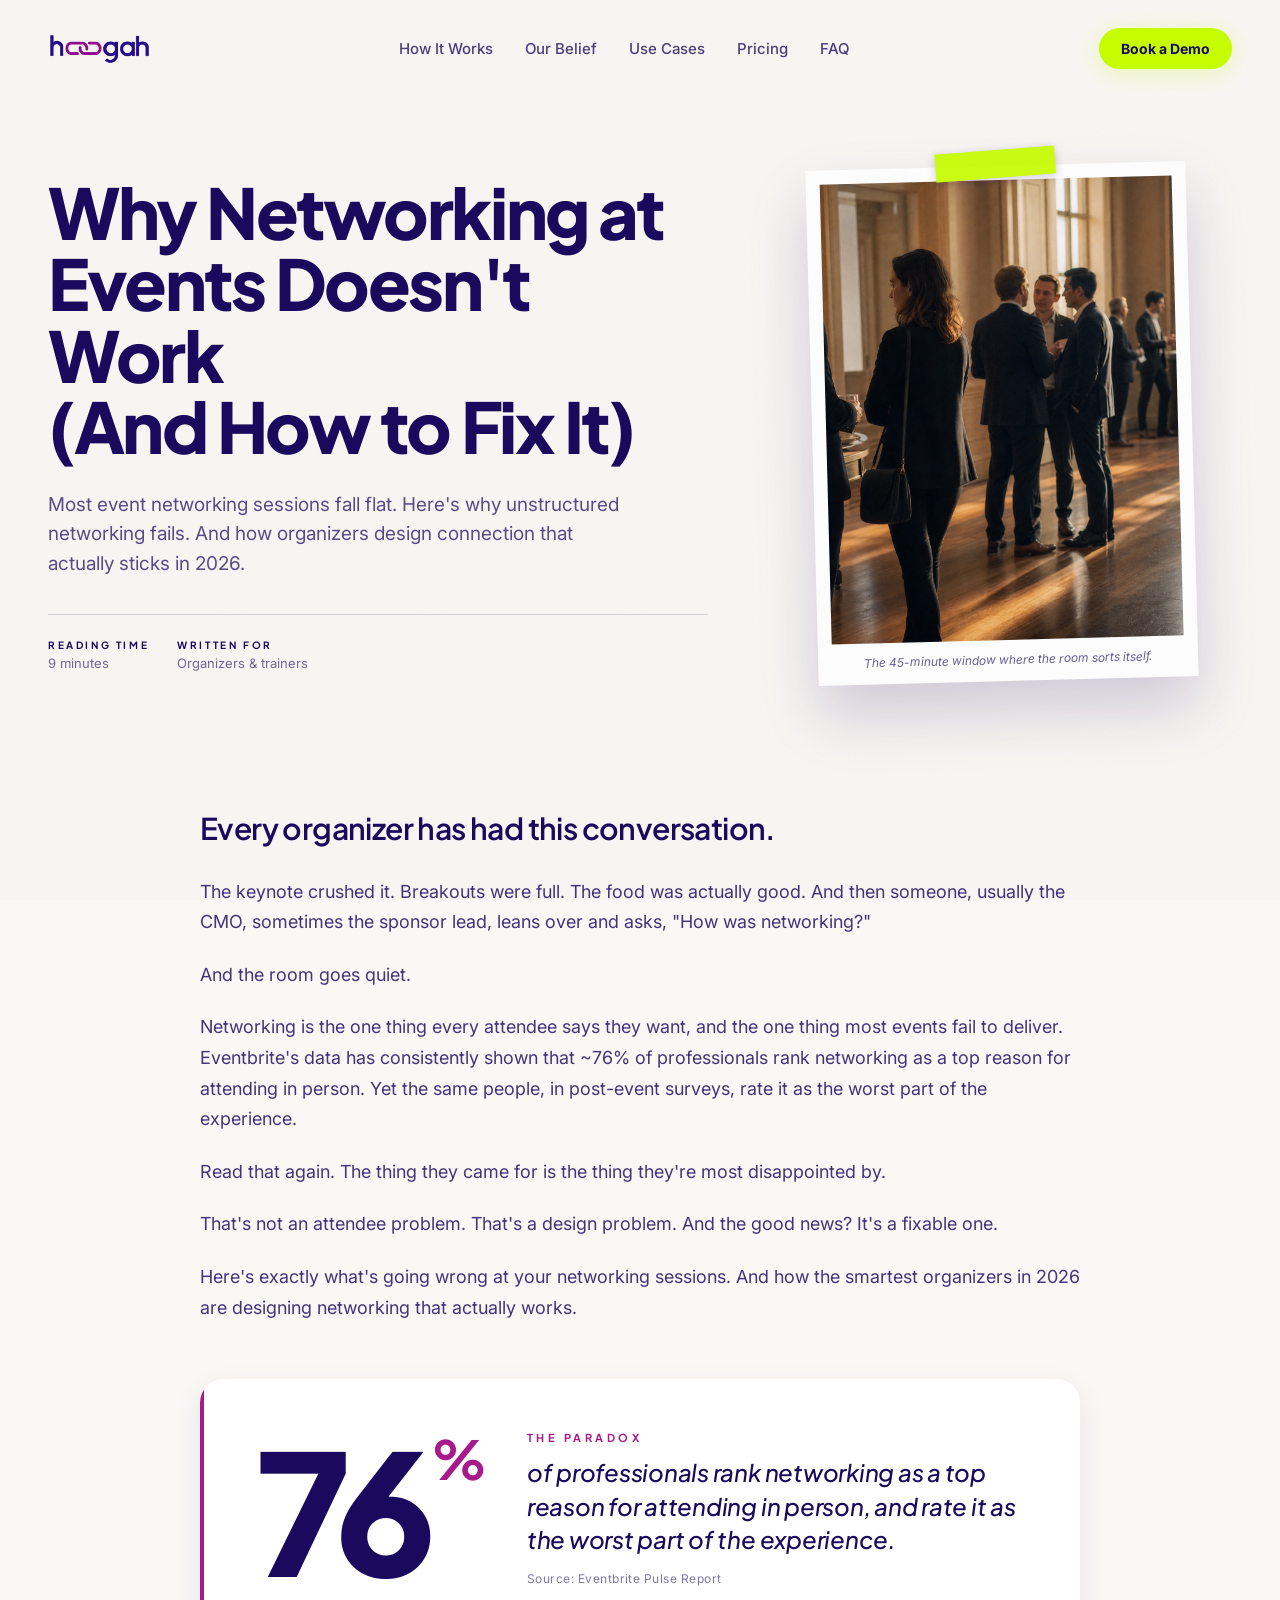
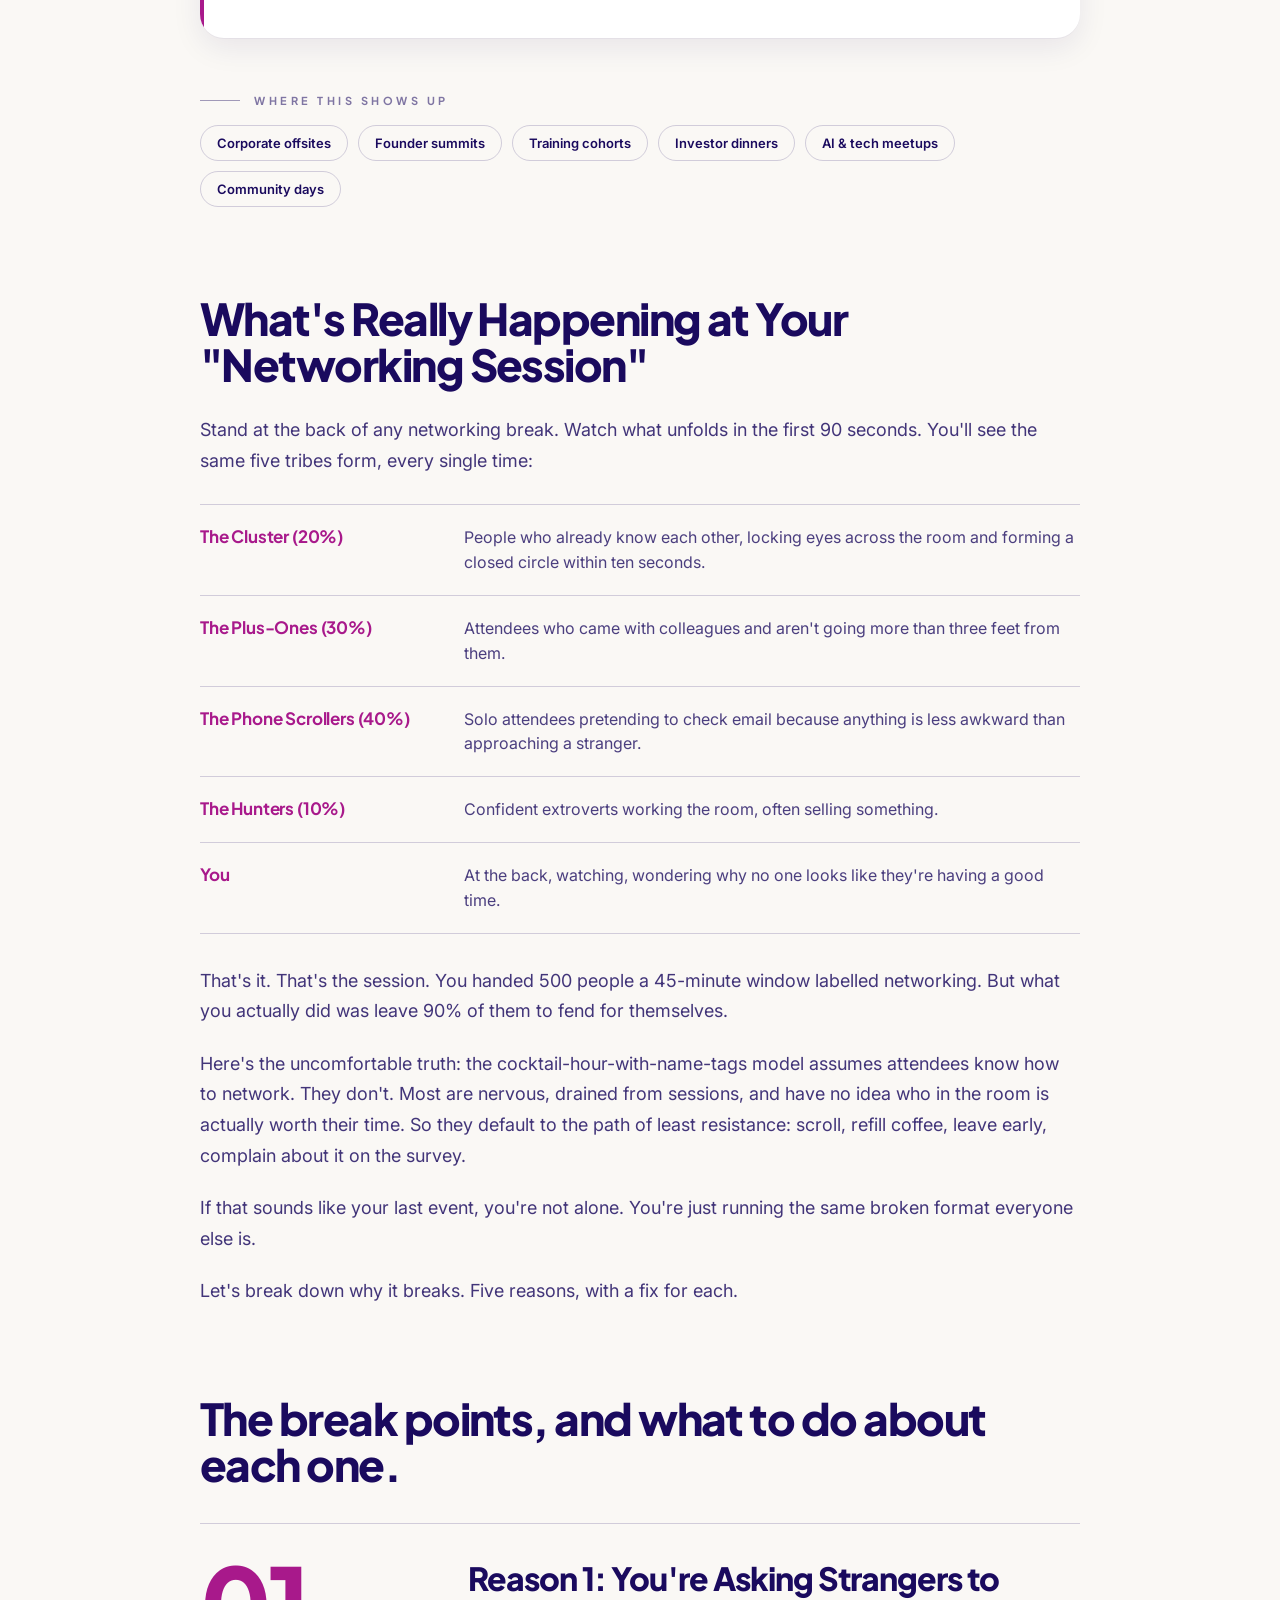
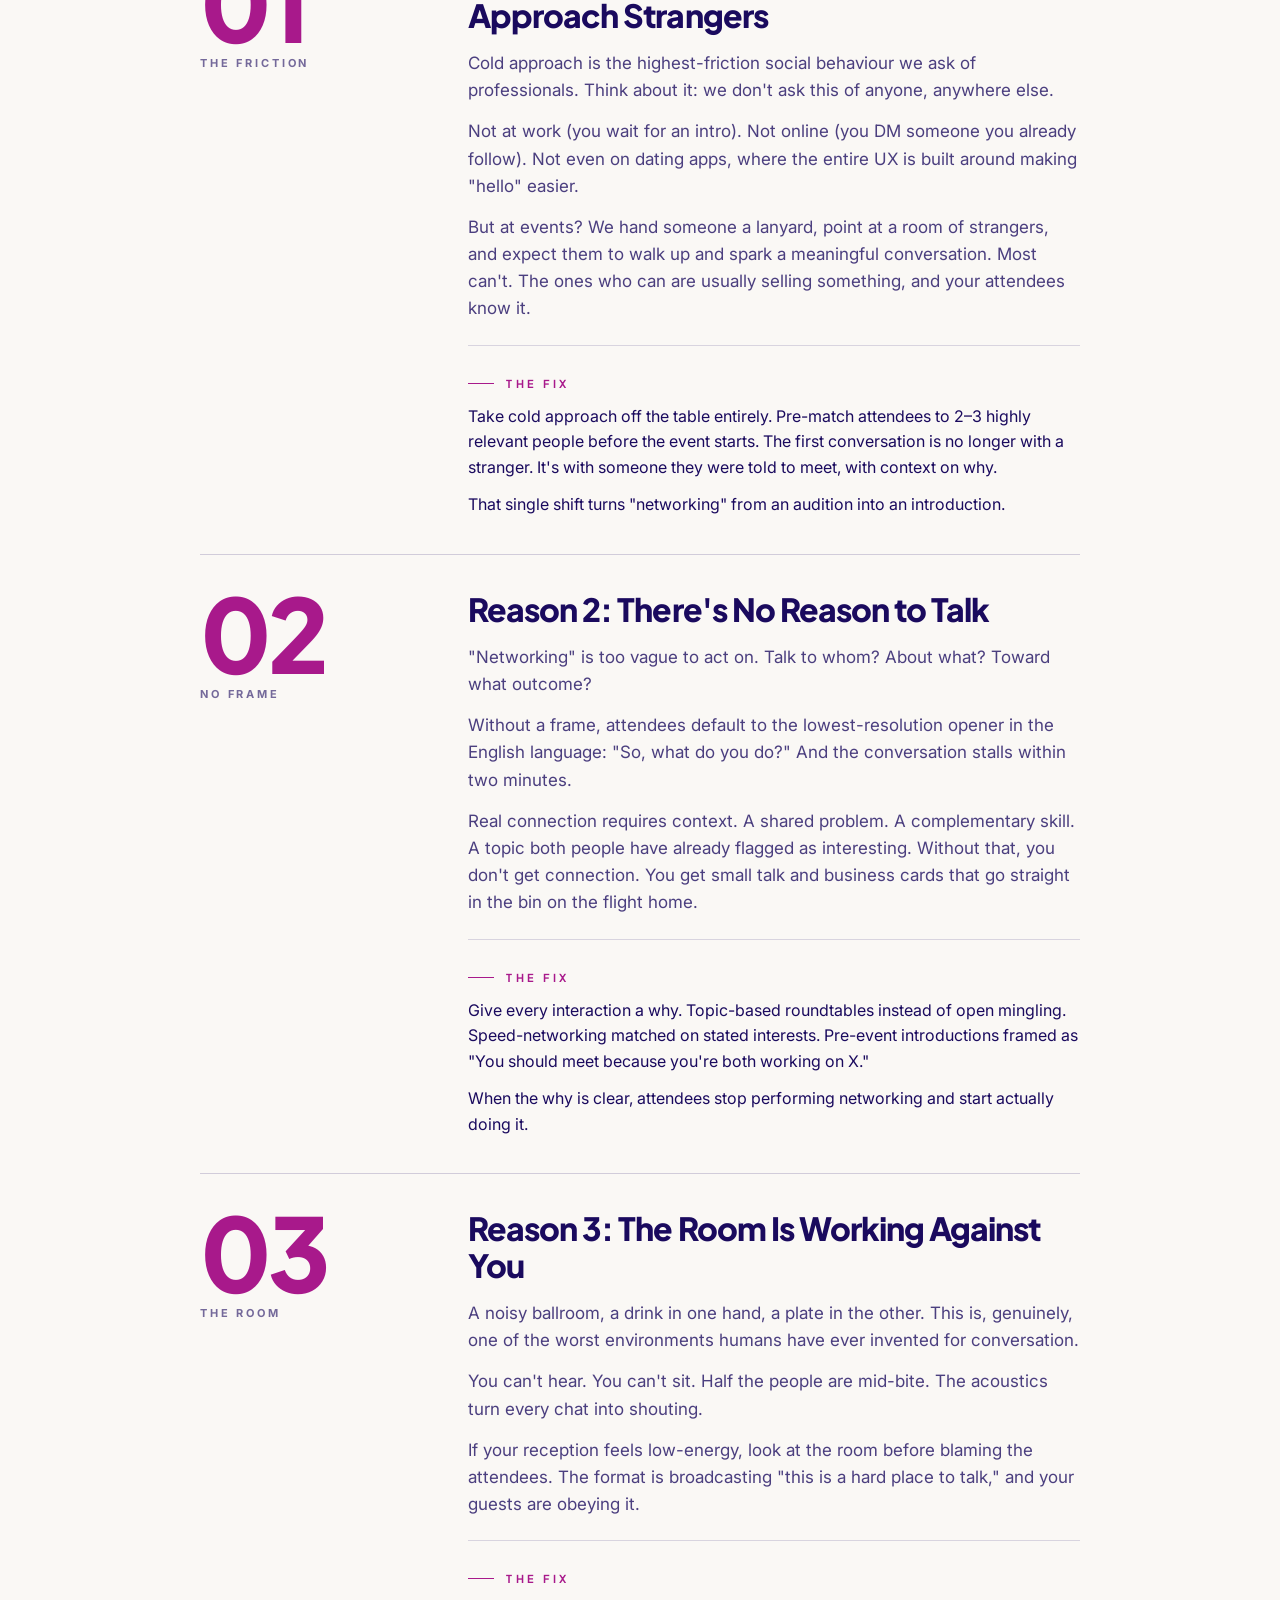
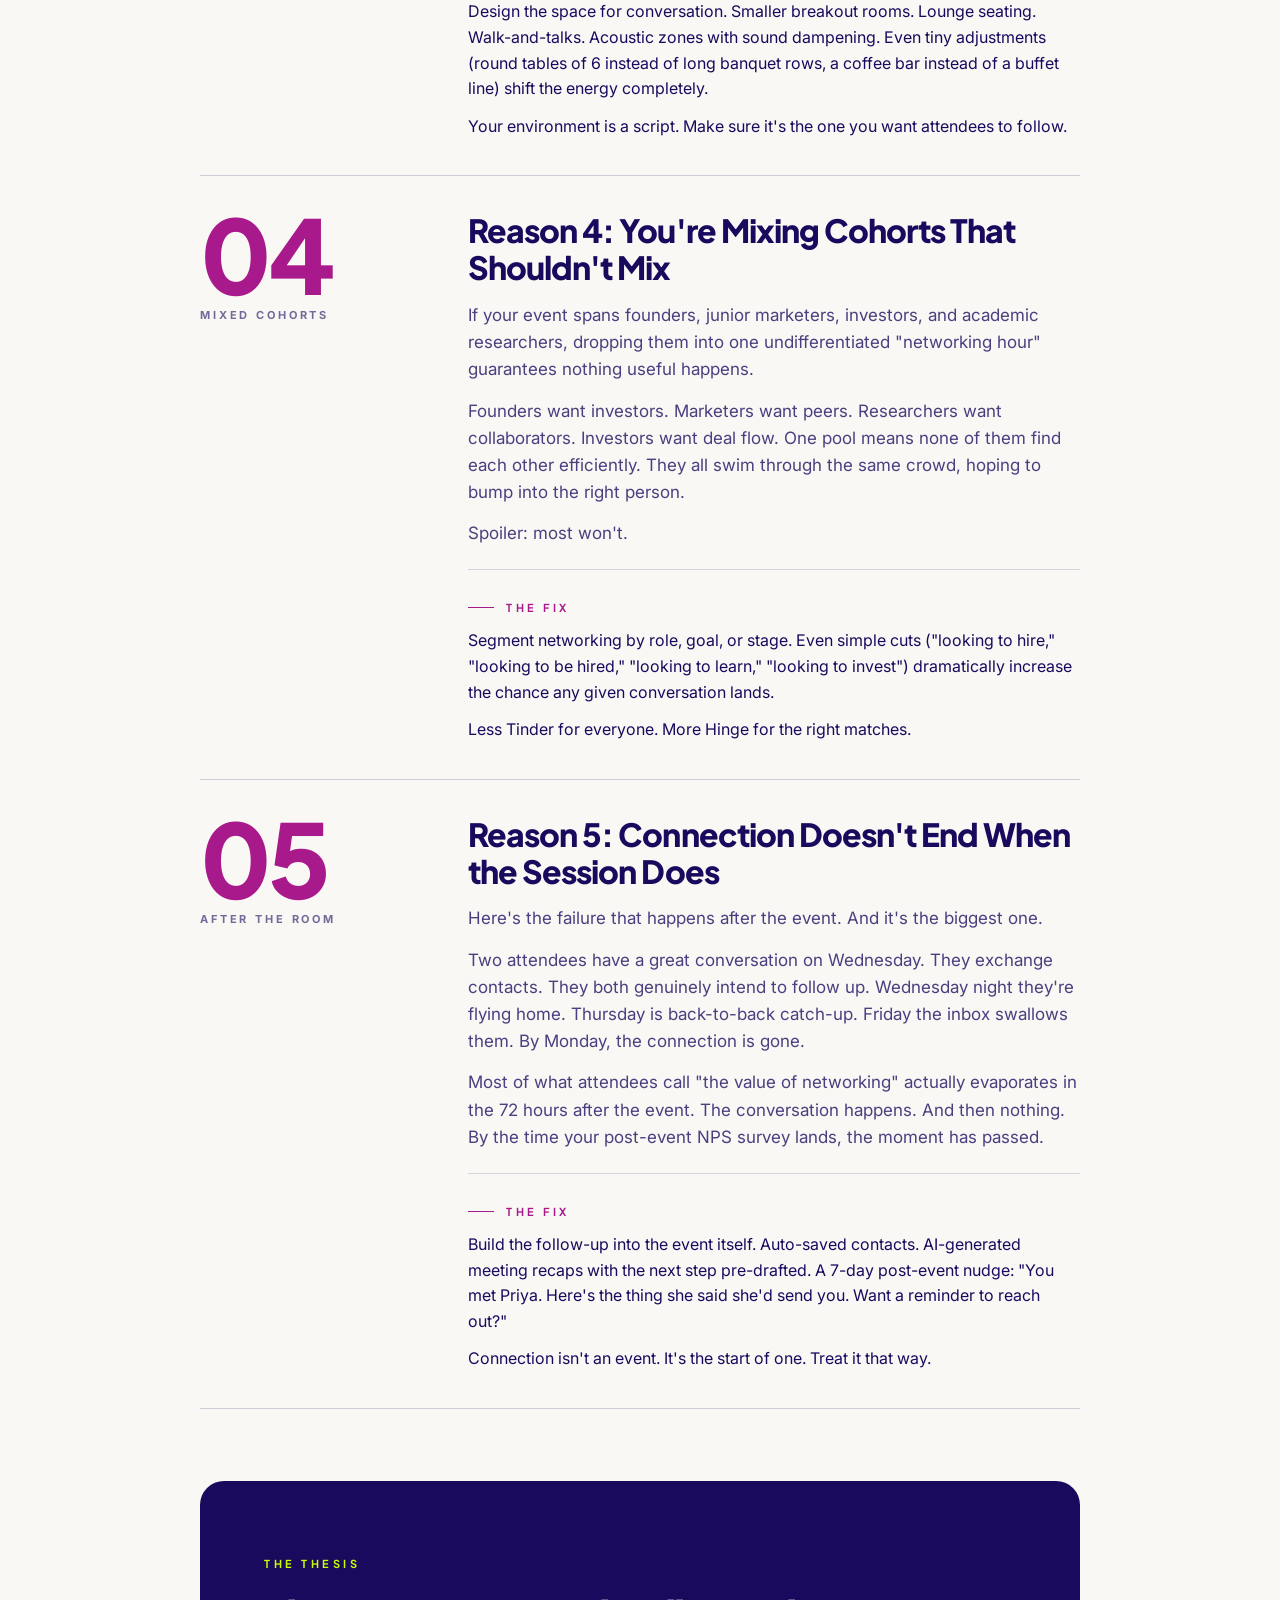
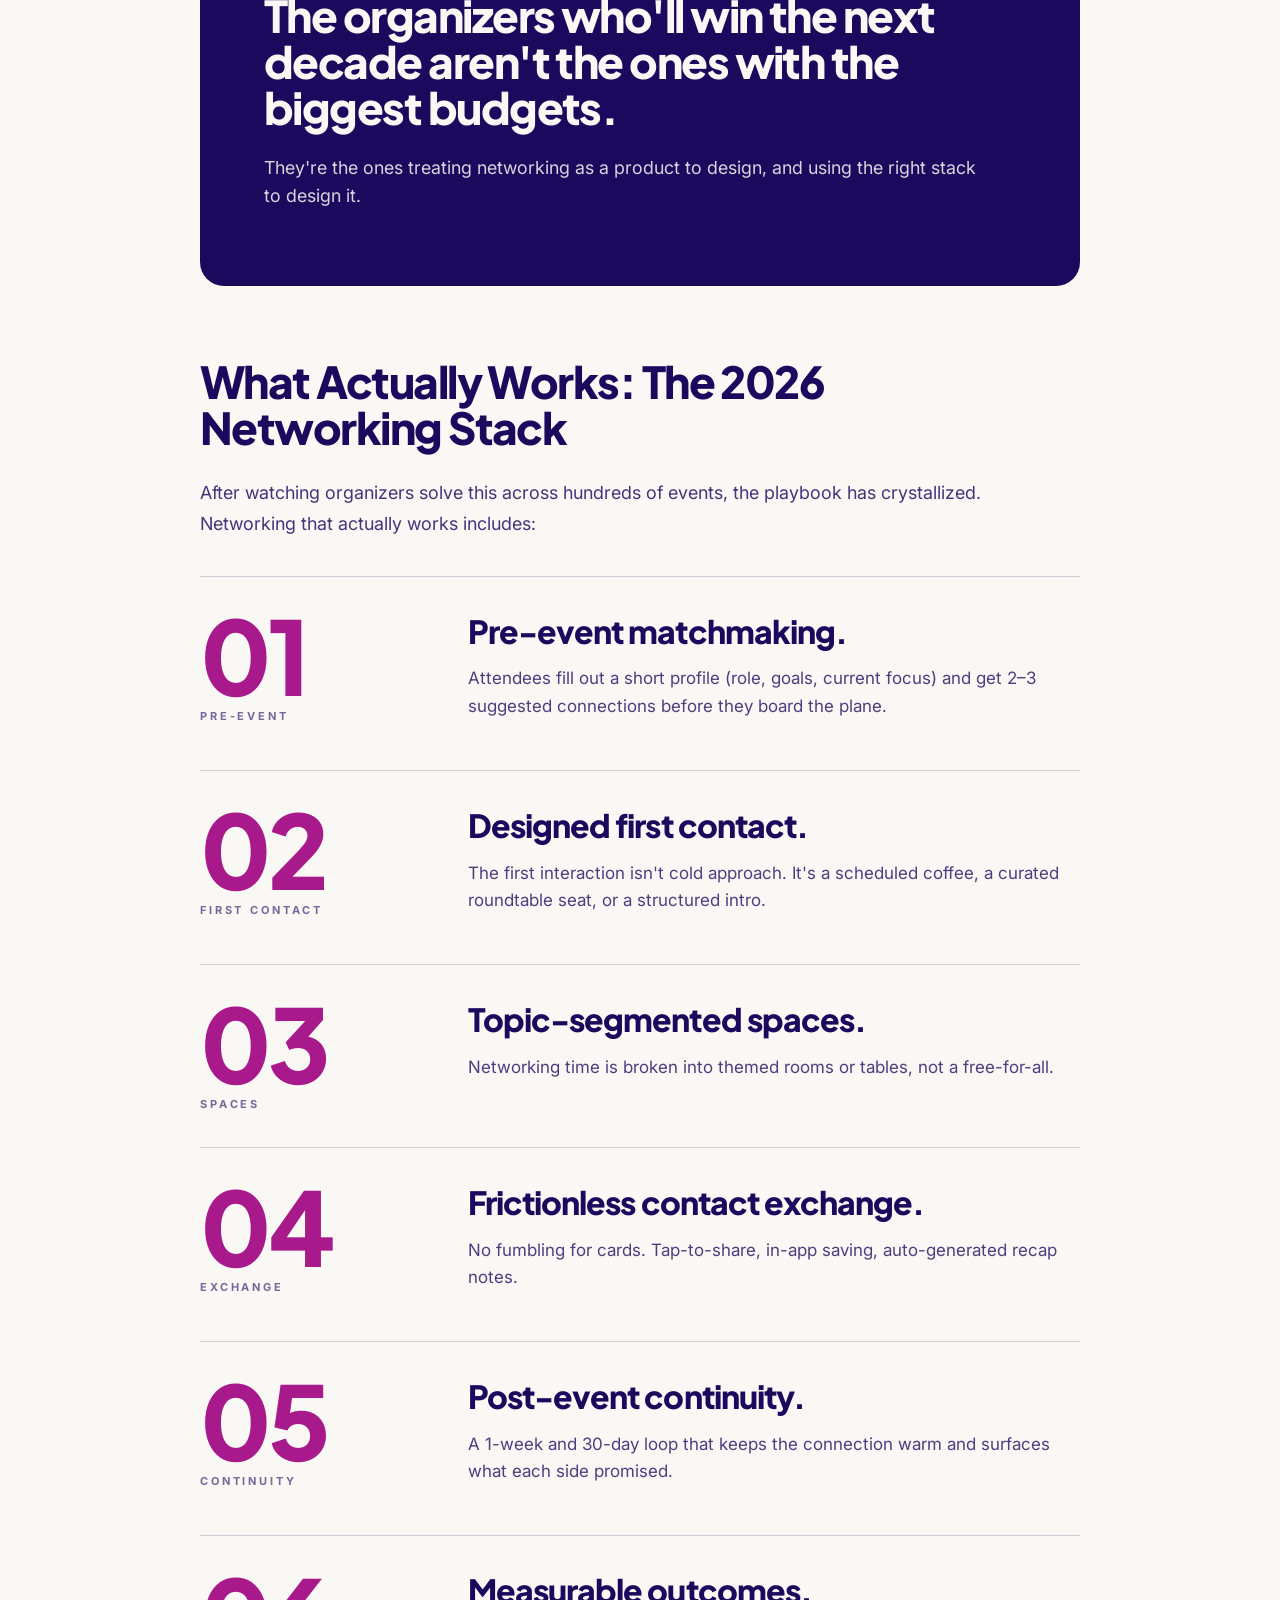
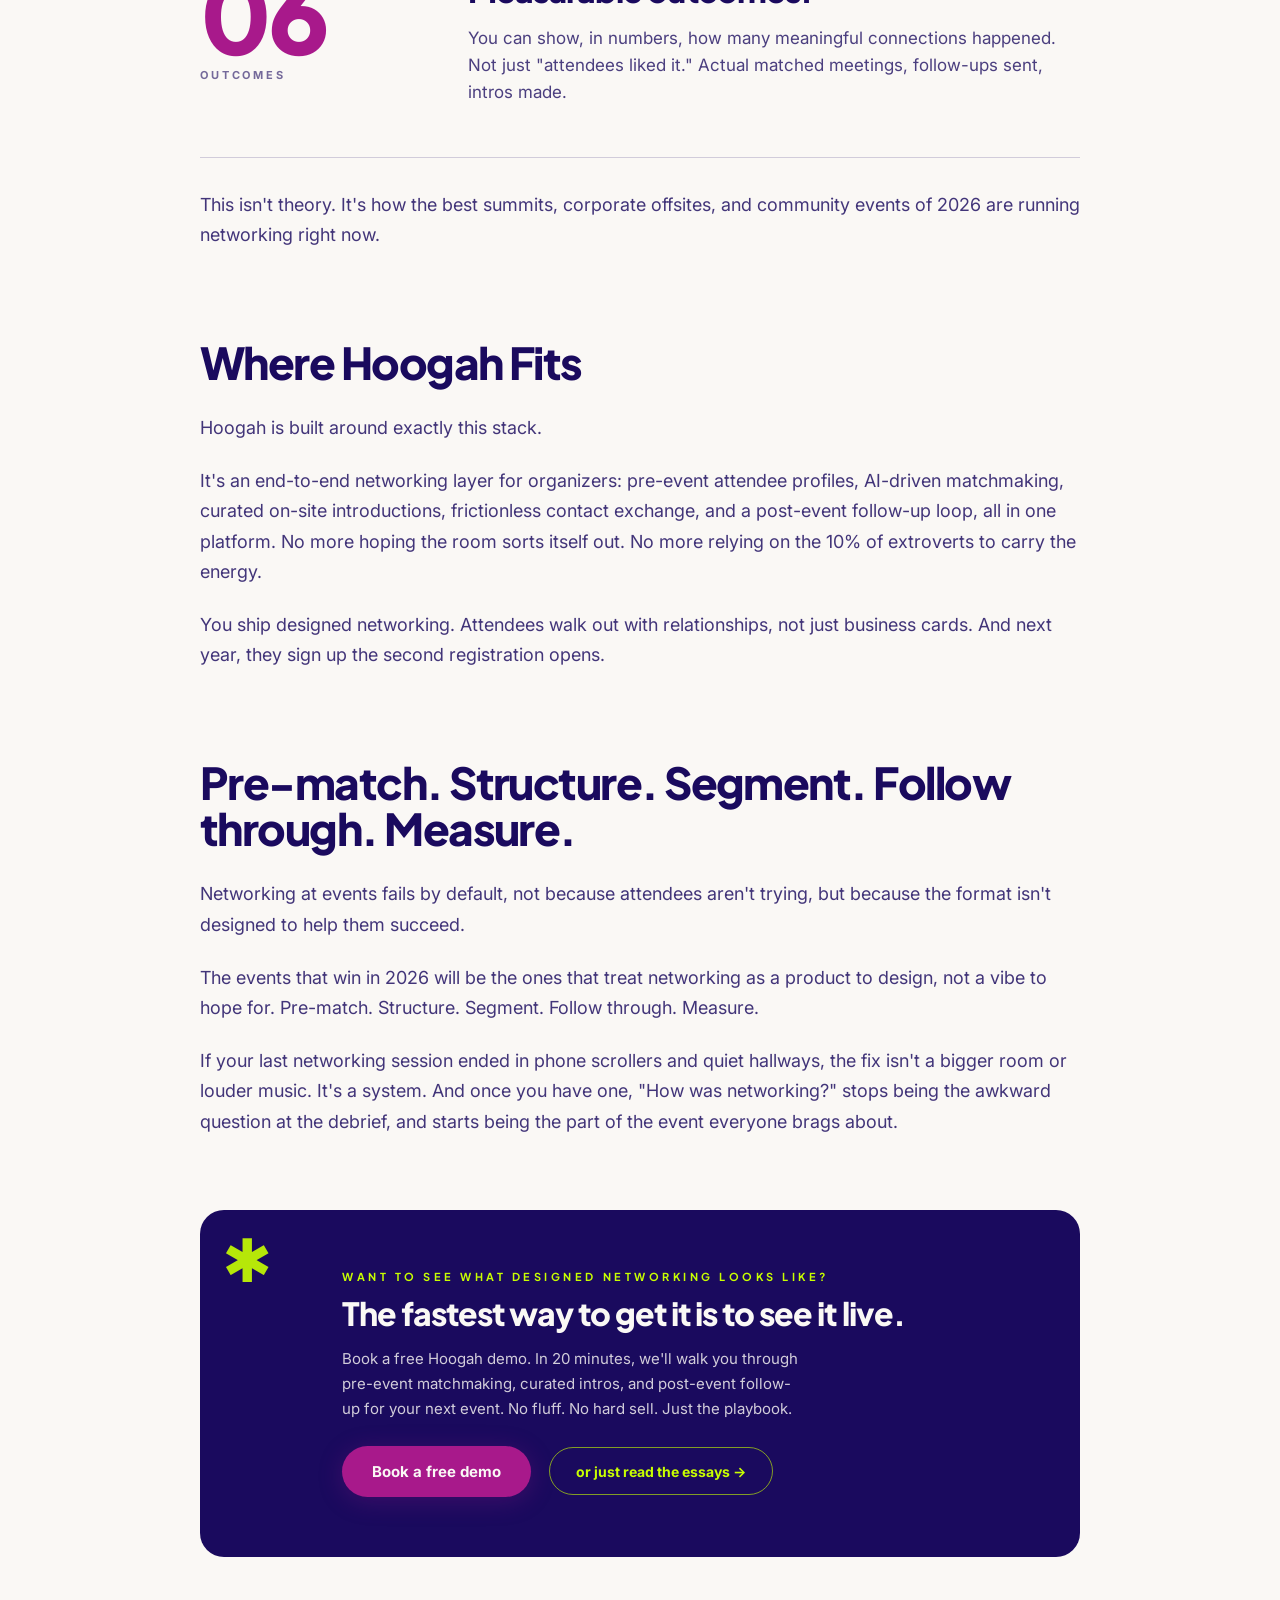
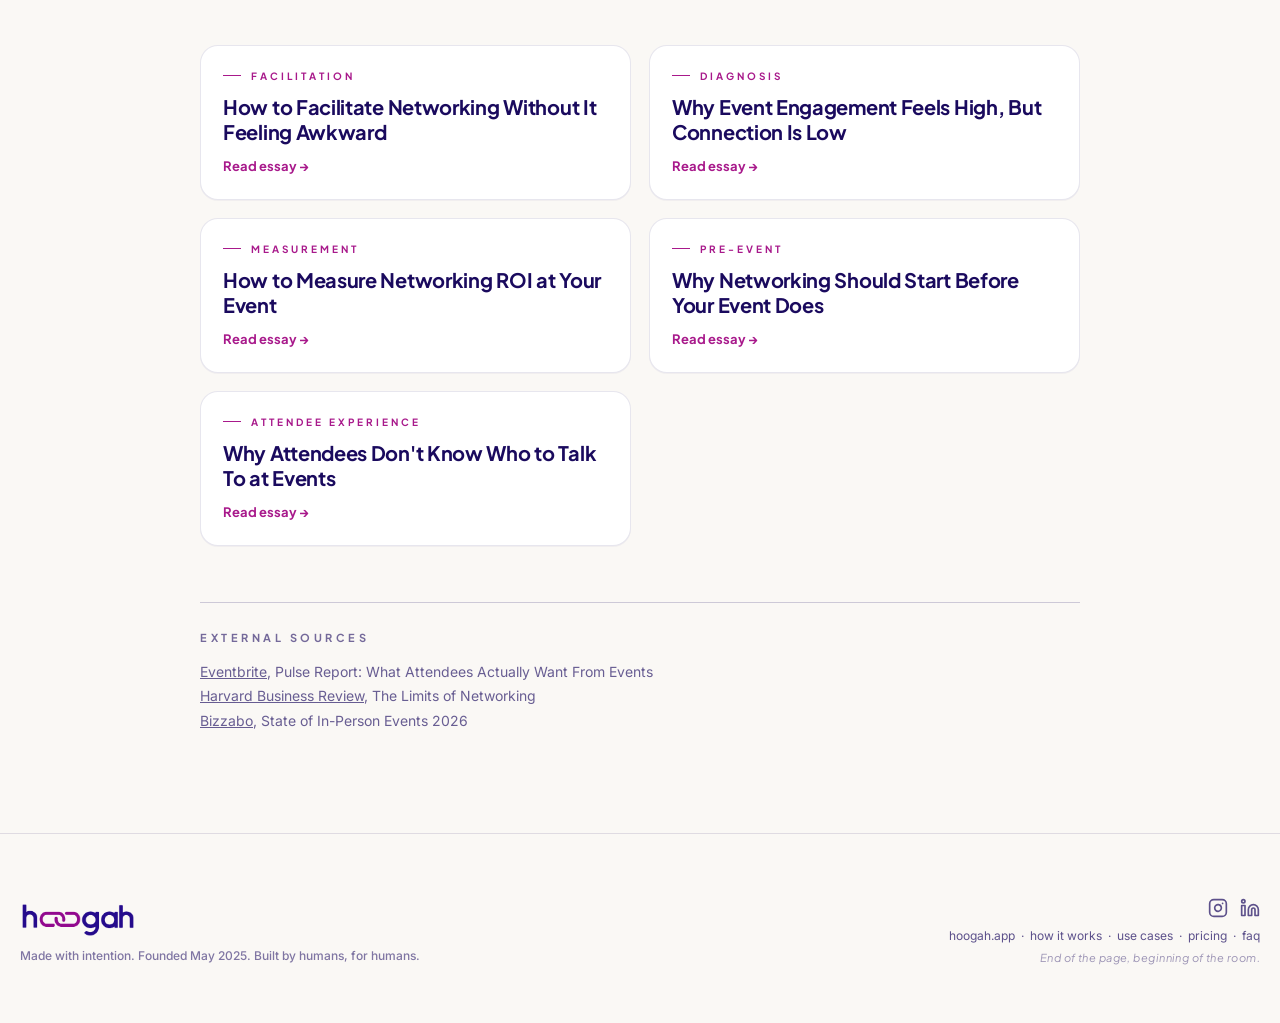
<file: blog-drafts/blog-v2-improve-networking-at-events.html>
<!doctype html>
<html lang="en">
<head>
<meta charset="utf-8">
<meta name="viewport" content="width=device-width, initial-scale=1">
<title>Why Networking at Events Doesn't Work (And How to Fix It) | Hoogah</title>
<link rel="canonical" href="https://hoogah.com/blog/improve-networking-at-events">
<meta name="description" content="Most event networking sessions fall flat. Here's why unstructured networking fails. And how organizers design connection that actually sticks in 2026.">
<link rel="preconnect" href="https://fonts.googleapis.com">
<link rel="preconnect" href="https://fonts.gstatic.com" crossorigin>
<link href="https://fonts.googleapis.com/css2?family=Inter:wght@400;500;600;700&family=Plus+Jakarta+Sans:wght@400;500;600;700;800&display=swap" rel="stylesheet">
<style>
  :root {
    --cream: #faf8f5;
    --navy: #1a0a5e;
    --magenta: #a8198b;
    --lime: #c8ff00;
    --font-body: 'Inter', system-ui, sans-serif;
    --font-display: 'Plus Jakarta Sans', system-ui, sans-serif;
  }
  *, *::before, *::after { box-sizing: border-box; }
  html { scroll-behavior: smooth; }
  body {
    margin: 0; background: var(--cream); color: var(--navy);
    font-family: var(--font-body); -webkit-font-smoothing: antialiased;
    text-rendering: optimizeLegibility;
  }
  a { color: inherit; }
  img { display: block; max-width: 100%; }
  ::selection { background: var(--lime); color: var(--navy); }

  /* Premium grain */
  .grain { position: fixed; inset: 0; pointer-events: none; z-index: 999; opacity: .04; mix-blend-mode: multiply;
    background-image: url("data:image/svg+xml;utf8,<svg viewBox='0 0 200 200' xmlns='http://www.w3.org/2000/svg'><filter id='n'><feTurbulence type='fractalNoise' baseFrequency='0.85' numOctaves='2' stitchTiles='stitch'/><feColorMatrix values='0 0 0 0 0  0 0 0 0 0  0 0 0 0 0  0 0 0 0.5 0'/></filter><rect width='100%' height='100%' filter='url(%23n)'/></svg>");
    background-size: 200px 200px;
  }

  /* Scroll progress */
  .read-progress { position: fixed; top: 0; left: 0; height: 3px; width: 0%; background: linear-gradient(90deg, var(--magenta) 0%, var(--lime) 100%); z-index: 100; transition: width .1s linear; box-shadow: 0 0 12px rgba(168,25,139,.4); }

  /* ===== NAV (cream) ===== */
  .nav {
    position: fixed; top: 0; inset-inline: 0; z-index: 50;
    transition: background .3s ease, box-shadow .3s ease;
  }
  .nav.scrolled {
    background: rgba(250,248,245,.88); backdrop-filter: blur(10px);
    box-shadow: 0 4px 24px rgba(26,10,94,.08);
  }
  .nav-row { max-width: 1440px; margin: 0 auto; padding: 16px 20px; display: flex; align-items: center; justify-content: space-between; }
  .nav-brand { display: block; line-height: 0; }
  .nav-brand img { display: block; height: 26px; width: auto; }
  @media (min-width: 1024px) { .nav-brand img { height: 32px; } }
  .nav-links { display: none; gap: 32px; }
  .nav-links a { color: rgba(26,10,94,.78); text-decoration: none; font-size: 15px; font-weight: 500; transition: color .2s; }
  .nav-links a:hover { color: var(--magenta); }
  .nav-cta { background: var(--lime); color: var(--navy); padding: 12px 22px; border-radius: 999px; font-weight: 700; font-size: 14px; border: 0; cursor: pointer; transition: transform .3s, box-shadow .3s; box-shadow: 0 4px 24px rgba(200,255,0,.25); font-family: var(--font-body); }
  .nav-cta:hover { transform: translateY(-3px); box-shadow: 0 12px 40px rgba(200,255,0,.35); filter: brightness(.96); }
  @media (min-width: 1024px) { .nav-row { padding: 28px 48px; } .nav-links { display: flex; } }

  /* Mobile hamburger (decorative, matches preview) */
  .nav-burger { display: inline-flex; align-items: center; justify-content: center; height: 40px; width: 40px; border-radius: 999px; border: 1px solid rgba(26,10,94,.25); background: transparent; cursor: pointer; transition: background .2s; position: relative; z-index: 80; }
  .nav-burger:hover { background: rgba(26,10,94,.05); }
  .nav-burger span { display: block; width: 18px; height: 1.5px; background: var(--navy); position: relative; transition: background-color .15s ease; }
  .nav-burger span::before, .nav-burger span::after { content: ''; position: absolute; left: 0; width: 18px; height: 1.5px; background: var(--navy); transition: transform .3s cubic-bezier(.4,0,.2,1), top .3s cubic-bezier(.4,0,.2,1); }
  .nav-burger span::before { top: -6px; } .nav-burger span::after { top: 6px; }
  .nav-burger.is-open span { background-color: transparent; }
  .nav-burger.is-open span::before { top: 0; transform: rotate(45deg); }
  .nav-burger.is-open span::after { top: 0; transform: rotate(-45deg); }
  @media (min-width: 1024px) { .nav-burger { display: none; } }

  /* Mobile/tablet drawer (cream, matches preview NavV2.tsx) */
  .nav-drawer-root { position: fixed; inset: 0; z-index: 70; pointer-events: none; visibility: hidden; }
  .nav-drawer-root.is-open { pointer-events: auto; visibility: visible; }
  .nav-drawer-backdrop { position: absolute; inset: 0; background: rgba(26,10,94,.4); opacity: 0; transition: opacity .3s ease-out; }
  .nav-drawer-root.is-open .nav-drawer-backdrop { opacity: 1; }
  .nav-drawer { position: absolute; top: 0; left: 0; height: 100svh; width: 270px; max-width: 85vw; background: var(--cream); box-shadow: 16px 0 40px rgba(26,10,94,.18); padding: 80px 16px 32px; display: flex; flex-direction: column; transform: translateX(-100%); transition: transform .4s ease-out; }
  .nav-drawer-root.is-open .nav-drawer { transform: translateX(0); }
  @media (min-width: 640px) { .nav-drawer { padding: 96px 24px 32px; } }
  .nav-drawer a.link { display: block; padding: 10px 0; border-bottom: 1px solid rgba(26,10,94,.1); font-family: var(--font-display); font-weight: 600; font-size: 15px; color: var(--navy); text-decoration: none; transition: color .2s; }
  @media (min-width: 640px) { .nav-drawer a.link { padding: 16px 0; font-size: 20px; } }
  .nav-drawer a.link:hover { color: var(--magenta); }
  .nav-drawer .drawer-cta { margin-top: 16px; align-self: flex-start; background: var(--lime); color: var(--navy); border: 0; cursor: pointer; padding: 10px 20px; border-radius: 999px; font-family: var(--font-body); font-weight: 700; font-size: 13px; box-shadow: 0 4px 24px rgba(200,255,0,.25); transition: transform .3s, box-shadow .3s; }
  @media (min-width: 640px) { .nav-drawer .drawer-cta { margin-top: 24px; padding: 14px 28px; font-size: 15px; } }
  .nav-drawer .drawer-cta:hover { transform: translateY(-3px); box-shadow: 0 12px 40px rgba(200,255,0,.35); }
  body.drawer-open { overflow: hidden; }
  .nav-cta.mobile-hide { display: none; }
  @media (min-width: 1024px) { .nav-cta.mobile-hide { display: inline-flex; } }
  .nav-right { display: flex; align-items: center; gap: 12px; }

  /* ===== HERO (cream + photo card) ===== */
  .hero { position: relative; background: var(--cream); padding: 130px 20px 60px; overflow: hidden; }
  .hero-grid { max-width: 1340px; margin: 0 auto; display: grid; grid-template-columns: 1fr; align-items: center; gap: 48px; }
  @media (min-width: 1024px) { .hero { padding: 150px 48px 80px; } .hero-grid { grid-template-columns: minmax(0, 1fr) minmax(0, 460px); gap: 64px; } }

  .eyebrow { display: flex; align-items: center; gap: 14px; margin-bottom: 28px; }
  .eyebrow span { width: 40px; height: 1px; background: var(--magenta); }
  .eyebrow b { font-family: var(--font-display); font-weight: 700; font-size: 11px; letter-spacing: .32em; text-transform: uppercase; color: var(--magenta); }

  .hero h1 {
    margin: 0; font-family: var(--font-display); font-weight: 800;
    font-size: clamp(42px, 7vw, 96px); line-height: .98; letter-spacing: -.035em;
    color: var(--navy); max-width: 800px;
  }
  @media (min-width: 1024px) { .hero h1 { font-size: 84px; } }
  .hero h1 em { font-style: normal; position: relative; display: inline-block; }
  .hero h1 em::after { content: ''; position: absolute; left: 0; right: 0; bottom: -.04em; height: 12px; background: var(--lime); z-index: -1; }
  .hero-sub { margin: 28px 0 0; max-width: 580px; font-size: clamp(16px, 1.5vw, 19px); line-height: 1.55; color: rgba(26,10,94,.72); }
  .hero-byline {
    margin-top: 36px; display: flex; flex-wrap: wrap; gap: 28px;
    font-size: 13px; color: rgba(26,10,94,.6); align-items: center;
    padding-top: 24px; border-top: 1px solid rgba(26,10,94,.15);
  }
  .hero-byline .item b { display: block; font-family: var(--font-display); font-size: 10px; font-weight: 700; letter-spacing: .26em; text-transform: uppercase; color: var(--navy); margin-bottom: 4px; }

  .hero-photo { display: flex; justify-content: center; }
  @media (min-width: 1024px) { .hero-photo { justify-content: flex-end; } }
  .photo-card {
    position: relative; background: #fff; padding: 14px;
    box-shadow: 0 30px 60px rgba(26,10,94,.18);
    transform: rotate(-1.5deg); max-width: 400px;
  }
  .photo-card::before {
    content: ''; position: absolute;
    top: -16px; left: 50%;
    width: 120px; height: 28px;
    background: var(--lime); opacity: .92;
    transform: translateX(-50%) rotate(-3deg);
    box-shadow: 0 2px 8px rgba(26,10,94,.22);
    z-index: 2;
  }
  .photo-card img { width: 100%; height: 460px; object-fit: cover; }
  .photo-card figcaption { margin-top: 12px; text-align: center; font-style: italic; font-size: 12px; color: rgba(26,10,94,.65); font-family: var(--font-body); }
  /* Mobile + tablet: soften the photo-card's deep bottom shadow */
  @media (max-width: 1023px) { .photo-card { box-shadow: 0 6px 16px rgba(26,10,94,.12); } }

  /* AUTHOR CARD — premium intro to the essay */
  .author-card {
    max-width: 880px; margin: 0 auto; padding: 28px 20px 0;
    display: grid; grid-template-columns: 1fr; gap: 24px; align-items: center;
  }
  @media (min-width: 768px) { .author-card { grid-template-columns: auto 1fr auto; gap: 28px; padding: 36px 48px 0; } }
  .author-card .avatar { width: 56px; height: 56px; border-radius: 50%; overflow: hidden; background: var(--navy); box-shadow: 0 8px 24px rgba(26,10,94,.18); }
  .author-card .avatar img { width: 100%; height: 100%; object-fit: cover; }
  .author-card .who b { display: block; font-family: var(--font-display); font-weight: 700; font-size: 15px; color: var(--navy); letter-spacing: -.005em; margin-bottom: 4px; }
  .author-card .who span { font-family: var(--font-display); font-size: 11px; font-weight: 700; letter-spacing: .26em; text-transform: uppercase; color: var(--magenta); }
  .author-card .stats { display: flex; gap: 18px; align-items: center; font-size: 12px; color: rgba(26,10,94,.6); }
  .author-card .stats .stat b { display: block; font-family: var(--font-display); font-size: 10px; font-weight: 700; letter-spacing: .26em; text-transform: uppercase; color: var(--navy); margin-bottom: 4px; }
  .author-card .stats .dot { width: 4px; height: 4px; border-radius: 999px; background: rgba(26,10,94,.3); }
  .author-card .rule { grid-column: 1 / -1; height: 1px; background: rgba(26,10,94,.15); margin-top: 4px; }

  /* STAT FIGURE — V2 take: stat + ruled context column */
  .stat-figure {
    margin: 56px 0; display: grid; grid-template-columns: 1fr; gap: 18px;
    border-radius: 24px; background: #fff; padding: 36px 28px;
    box-shadow: 0 10px 30px rgba(26,10,94,.08), 0 1px 0 rgba(26,10,94,.04);
    position: relative; overflow: hidden;
  }
  @media (min-width: 768px) { .stat-figure { grid-template-columns: auto 1fr; gap: 48px; padding: 52px 56px; align-items: center; } }
  .stat-figure::before { content: ''; position: absolute; left: 0; top: 0; bottom: 0; width: 4px; background: var(--magenta); }
  .stat-figure .big {
    font-family: var(--font-display); font-weight: 800;
    font-size: clamp(96px, 14vw, 168px); line-height: .88; letter-spacing: -.05em;
    color: var(--navy);
  }
  .stat-figure .big sup { font-size: 32%; font-weight: 700; vertical-align: top; margin-left: 4px; color: var(--magenta); }
  .stat-figure .ctx b { display: block; font-family: var(--font-display); font-weight: 700; font-size: 11px; letter-spacing: .32em; text-transform: uppercase; color: var(--magenta); margin-bottom: 12px; }
  .stat-figure .ctx p { margin: 0; font-family: var(--font-display); font-style: italic; font-weight: 500; font-size: clamp(18px, 2vw, 24px); line-height: 1.4; color: var(--navy); letter-spacing: -.01em; }
  .stat-figure .ctx .src { display: block; margin-top: 14px; font-family: var(--font-body); font-style: normal; font-size: 12px; letter-spacing: .04em; color: rgba(26,10,94,.55); }

  /* TRUST STRIP — small chips of event types */
  .trust { margin: 56px 0; }
  .trust .label { font-family: var(--font-display); font-weight: 700; font-size: 11px; letter-spacing: .32em; text-transform: uppercase; color: rgba(26,10,94,.55); margin-bottom: 18px; display: flex; align-items: center; gap: 14px; }
  .trust .label::before { content: ''; width: 40px; height: 1px; background: rgba(26,10,94,.4); }
  .trust .chips { display: flex; flex-wrap: wrap; gap: 10px; }
  .trust .chip { font-family: var(--font-body); font-weight: 600; font-size: 13px; padding: 9px 16px; border-radius: 999px; border: 1px solid rgba(26,10,94,.18); color: var(--navy); background: transparent; transition: background .2s, border-color .2s, color .2s; }
  .trust .chip:hover { background: var(--navy); color: var(--cream); border-color: var(--navy); }

  /* READ-NEXT CARDS — replaces text list */
  .read-next-grid { display: grid; grid-template-columns: 1fr; gap: 14px; margin: 28px 0 0; }
  @media (min-width: 768px) { .read-next-grid { grid-template-columns: 1fr 1fr; gap: 18px; } }
  .read-next-card {
    display: block; padding: 24px 22px; border-radius: 18px;
    background: #fff; border: 1px solid rgba(26,10,94,.1);
    text-decoration: none; transition: transform .3s ease, box-shadow .3s ease, border-color .3s ease;
    box-shadow: 0 1px 0 rgba(26,10,94,.04);
  }
  .read-next-card:hover { transform: translateY(-3px); box-shadow: 0 18px 36px rgba(26,10,94,.12); border-color: rgba(168,25,139,.3); }
  .read-next-card .kicker { font-family: var(--font-display); font-weight: 700; font-size: 10px; letter-spacing: .3em; text-transform: uppercase; color: var(--magenta); display: flex; align-items: center; gap: 10px; }
  .read-next-card .kicker::before { content: ''; width: 18px; height: 1px; background: var(--magenta); }
  .read-next-card h4 { margin: 12px 0 0; font-family: var(--font-display); font-weight: 700; font-size: clamp(17px, 1.8vw, 20px); line-height: 1.25; letter-spacing: -.015em; color: var(--navy); }
  .read-next-card .arrow { margin-top: 14px; font-family: var(--font-display); font-weight: 700; font-size: 13px; color: var(--magenta); transition: transform .25s ease; display: inline-block; }
  .read-next-card:hover .arrow { transform: translateX(4px); }

  /* AUTHOR SIGNOFF — V2 cleaner take */
  .signoff { margin-top: 64px; padding: 36px 28px; border-radius: 24px; background: #fff; border: 1px solid rgba(26,10,94,.1); display: grid; grid-template-columns: 1fr; gap: 22px; }
  @media (min-width: 640px) { .signoff { grid-template-columns: 88px minmax(0, 1fr); gap: 28px; padding: 40px 44px; } }
  .signoff .avatar { width: 88px; height: 88px; border-radius: 50%; overflow: hidden; background: var(--navy); box-shadow: 0 8px 24px rgba(26,10,94,.18); }
  .signoff .avatar img { width: 100%; height: 100%; object-fit: cover; }
  .signoff .end-mark { font-family: var(--font-display); font-size: 18px; color: var(--magenta); letter-spacing: .35em; margin-bottom: 16px; }
  .signoff .end-mark::before { content: '✱  ✱  ✱'; }
  .signoff h4 { margin: 0 0 6px; font-family: var(--font-display); font-weight: 700; font-size: 18px; color: var(--navy); letter-spacing: -.01em; }
  .signoff .role { font-family: var(--font-display); font-size: 11px; font-weight: 700; letter-spacing: .26em; text-transform: uppercase; color: var(--magenta); margin: 0 0 14px; }
  .signoff .bio { font-family: var(--font-body); font-size: 14px; line-height: 1.6; color: rgba(26,10,94,.75); margin: 0; max-width: 560px; }
  .signoff .signature { margin-top: 14px; font-family: var(--font-display); font-style: italic; font-size: 18px; color: var(--navy); letter-spacing: -.01em; }

  /* ===== ARTICLE ===== */
  .article { background: var(--cream); padding: 24px 20px 80px; }
  @media (min-width: 1024px) { .article { padding: 32px 48px 100px; } }
  .article-inner { max-width: 880px; margin: 0 auto; }

  .prose p { font-size: 18px; line-height: 1.7; color: rgba(26,10,94,.82); margin: 0 0 22px; }
  .prose p strong { color: var(--navy); font-weight: 600; }
  .lede {
    font-family: var(--font-display); font-weight: 600;
    font-size: clamp(22px, 2.4vw, 30px); line-height: 1.32;
    color: var(--navy); letter-spacing: -.02em;
    margin: 0 0 28px;
  }

  /* SECTION */
  .section { margin-top: 88px; }
  .section-eyebrow { display: flex; align-items: center; gap: 14px; margin-bottom: 22px; }
  .section-eyebrow span { width: 40px; height: 1px; background: var(--magenta); }
  .section-eyebrow b { font-family: var(--font-display); font-weight: 700; font-size: 11px; letter-spacing: .32em; text-transform: uppercase; color: var(--magenta); }
  .section h2 {
    margin: 0 0 28px; font-family: var(--font-display); font-weight: 800;
    font-size: clamp(34px, 5vw, 62px); line-height: .98; letter-spacing: -.035em; color: var(--navy);
    max-width: 820px;
  }

  /* TRIBES (clean horizontal rule list) */
  .tribes { margin: 28px 0 0; padding: 0; list-style: none; border-top: 1px solid rgba(26,10,94,.18); }
  .tribes li {
    display: grid; grid-template-columns: 1fr; gap: 8px;
    padding: 20px 0; border-bottom: 1px solid rgba(26,10,94,.18);
  }
  @media (min-width: 640px) { .tribes li { grid-template-columns: 240px 1fr; gap: 24px; align-items: baseline; } }
  .tribes .role {
    font-family: var(--font-display); font-weight: 700; font-size: 17px;
    color: var(--magenta); letter-spacing: -.01em;
  }
  .tribes .desc { font-size: 16px; line-height: 1.55; color: rgba(26,10,94,.78); }

  /* PHASE ROW (reasons + stack) */
  .phase-list { margin-top: 36px; border-top: 1px solid rgba(26,10,94,.18); }
  .phase {
    display: grid; grid-template-columns: 1fr; gap: 18px;
    padding: 36px 0; border-bottom: 1px solid rgba(26,10,94,.18);
  }
  @media (min-width: 768px) { .phase { grid-template-columns: 220px minmax(0, 1fr); gap: 48px; align-items: start; } }
  .phase-num { display: flex; align-items: baseline; gap: 18px; }
  @media (min-width: 768px) { .phase-num { flex-direction: column; align-items: flex-start; gap: 12px; } }
  .phase-num .n {
    font-family: var(--font-display); font-weight: 800;
    font-size: clamp(68px, 8vw, 104px); line-height: .82;
    letter-spacing: -.04em; color: var(--magenta);
  }
  .phase-num .lbl {
    font-family: var(--font-body); font-weight: 700; font-size: 11px;
    letter-spacing: .26em; text-transform: uppercase; color: rgba(26,10,94,.6);
  }
  .phase-body h3 {
    margin: 0 0 16px; font-family: var(--font-display); font-weight: 800;
    font-size: clamp(24px, 3vw, 38px); line-height: 1.05; letter-spacing: -.03em; color: var(--navy);
  }
  .phase-body p { margin: 0 0 14px; font-size: 17px; line-height: 1.6; color: rgba(26,10,94,.78); }

  /* THE FIX inside phase — light, no card chrome */
  .fix-note { margin-top: 22px; padding-top: 22px; border-top: 1px solid rgba(26,10,94,.15); }
  .fix-note b {
    display: inline-flex; align-items: center; gap: 12px;
    font-family: var(--font-display); font-weight: 700; font-size: 11px;
    letter-spacing: .32em; text-transform: uppercase; color: var(--magenta);
    margin-bottom: 14px;
  }
  .fix-note b::before { content: ''; width: 26px; height: 1px; background: var(--magenta); }
  .fix-note p { margin: 0 0 12px; font-size: 16px; line-height: 1.6; color: var(--navy); }
  .fix-note p:last-child { margin-bottom: 0; }

  /* CALLOUT — navy rounded box (V2 signature emphasis) */
  .callout {
    margin: 72px 0; padding: 56px 28px;
    background: var(--navy); color: var(--cream); border-radius: 24px;
  }
  @media (min-width: 768px) { .callout { padding: 76px 64px; } }
  .callout .label {
    font-family: var(--font-display); font-weight: 700; font-size: 11px;
    letter-spacing: .32em; text-transform: uppercase; color: var(--lime);
    margin-bottom: 22px;
  }
  .callout h2 {
    margin: 0; font-family: var(--font-display); font-weight: 800;
    font-size: clamp(30px, 5vw, 60px); line-height: .98; letter-spacing: -.035em;
  }
  .callout p { margin: 24px 0 0; max-width: 720px; font-size: clamp(16px, 1.4vw, 18px); line-height: 1.55; color: rgba(250,248,245,.85); }

  /* INVITE BOX (✱ + magenta button) */
  .invite { margin-top: 72px; padding: 48px 28px; background: var(--navy); color: var(--cream); border-radius: 24px; position: relative; overflow: hidden; }
  @media (min-width: 768px) { .invite { padding: 60px 64px; } }
  .invite::before { content: '✱'; position: absolute; top: 18px; left: 22px; font-family: var(--font-display); font-size: 60px; line-height: 1; color: rgba(200,255,0,.9); }
  .invite .label { padding-left: 78px; font-family: var(--font-display); font-weight: 700; font-size: 11px; letter-spacing: .32em; text-transform: uppercase; color: var(--lime); margin-bottom: 12px; }
  .invite h3 { margin: 0 0 16px; padding-left: 78px; font-family: var(--font-display); font-weight: 800; font-size: clamp(28px, 4.2vw, 44px); line-height: 1.04; letter-spacing: -.03em; max-width: 680px; }
  .invite p { margin: 0 0 24px; padding-left: 78px; font-size: 15px; line-height: 1.65; color: rgba(250,248,245,.82); max-width: 540px; }
  .invite .actions { padding-left: 78px; display: flex; flex-wrap: wrap; gap: 18px; align-items: center; }
  .btn-magenta {
    background: var(--magenta); color: var(--cream); border: 0; cursor: pointer;
    padding: 16px 30px; border-radius: 999px;
    font-family: var(--font-body); font-weight: 700; font-size: 15px;
    box-shadow: 0 4px 24px rgba(168,25,139,.25);
    transition: transform .3s, box-shadow .3s, filter .3s;
  }
  .btn-magenta:hover { transform: translateY(-3px); filter: brightness(1.08); box-shadow: 0 12px 40px rgba(168,25,139,.4); }
  .btn-lime-out {
    background: transparent; color: var(--lime); border: 1.5px solid rgba(200,255,0,.6);
    padding: 14.5px 26px; border-radius: 999px;
    font-family: var(--font-body); font-weight: 700; font-size: 14px; cursor: pointer;
    text-decoration: none; display: inline-flex; align-items: center;
    transition: background .3s, color .3s, border-color .3s;
  }
  .btn-lime-out:hover { background: var(--lime); color: var(--navy); border-color: var(--lime); }

  /* FURTHER READING */
  .further { margin-top: 88px; }
  .further-list { list-style: none; padding: 0; margin: 28px 0 0; border-top: 1px solid rgba(26,10,94,.2); }
  .further-list li {
    padding: 22px 0; border-bottom: 1px solid rgba(26,10,94,.2);
    font-family: var(--font-display); font-weight: 600;
    font-size: clamp(18px, 2vw, 24px); color: var(--navy); letter-spacing: -.02em;
    cursor: pointer; display: flex; align-items: center; justify-content: space-between; gap: 16px;
    transition: color .25s, padding .25s;
  }
  .further-list li:hover { color: var(--magenta); padding-left: 8px; }
  .further-list li::after { content: '→'; color: var(--magenta); opacity: .35; transition: transform .25s, opacity .25s; font-weight: 700; }
  .further-list li:hover::after { opacity: 1; transform: translateX(4px); }

  /* SOURCES */
  .sources { margin-top: 56px; padding-top: 28px; border-top: 1px solid rgba(26,10,94,.2); }
  .sources .lbl { font-family: var(--font-display); font-weight: 700; font-size: 11px; letter-spacing: .32em; text-transform: uppercase; color: rgba(26,10,94,.6); }
  .sources ul { list-style: none; padding: 0; margin: 16px 0 0; }
  .sources li { font-size: 14px; line-height: 1.75; color: rgba(26,10,94,.65); font-family: var(--font-body); }

  /* FOOTER */
  .site-footer { background: var(--cream); padding: 30px 20px 30px; border-top: 1px solid rgba(26,10,94,.12); }
  .site-footer-inner { max-width: 1240px; margin: 0 auto; display: grid; grid-template-columns: 1fr; gap: 18px; align-items: end; }
  /* Tablet: 2-col same as desktop, padding stays at 30px */
  @media (min-width: 768px) { .site-footer-inner { grid-template-columns: 1fr 1fr; } .site-footer .right { text-align: right; } }
  /* Desktop: restore larger padding */
  @media (min-width: 1024px) { .site-footer { padding: 64px 20px 48px; } }
  .site-footer .brand img { display: block; height: 36px; width: auto; }
  .site-footer .meta { margin-top: 10px; font-size: 12px; font-weight: 500; color: rgba(26,10,94,.55); }
  .site-footer .right { font-size: 12px; color: rgba(26,10,94,.7); }
  .site-footer .end { margin-top: 8px; font-family: var(--font-display); font-style: italic; font-size: 11px; letter-spacing: .04em; color: rgba(26,10,94,.42); }
  .site-footer .socials { margin-bottom: 10px; display: flex; gap: 12px; }
  @media (min-width: 768px) { .site-footer .socials { justify-content: flex-end; } }
  .site-footer .socials a { color: rgba(26,10,94,.7); transition: color .2s; line-height: 0; }
  .site-footer .socials a:hover { color: var(--navy); }
  .site-footer .socials svg { width: 20px; height: 20px; }

  /* ===== MOBILE-ONLY PADDING/MARGIN TIGHTEN (<768px) ===== */
  @media (max-width: 767px) {
    .hero { padding: 110px 18px 48px; }
    .hero h1 { font-size: 38px; }
    .hero-grid { gap: 28px; }
    .photo-card img { height: 330px; }
    .hero-byline { margin-top: 26px; padding-top: 18px; gap: 18px; }
    .article { padding: 16px 18px 56px; }
    .section { margin-top: 52px; }
    .section h2 { margin-bottom: 22px; }
    .section-eyebrow { margin-bottom: 18px; }
    .phase { padding: 26px 0; gap: 14px; }
    .callout { margin: 48px 0; padding: 36px 22px; }
    .callout p { margin-top: 18px; }
    .invite { margin-top: 56px; padding: 36px 22px; }
    .invite::before { font-size: 50px; left: 18px; top: 14px; }
    .invite .label,
    .invite h3,
    .invite p,
    .invite .actions { padding-left: 64px; }
    .further { margin-top: 56px; }
    .sources { margin-top: 40px; padding-top: 26px; }
    .lede { margin-bottom: 22px; }
  }

  /* Heading size lock — tablet + desktop only (mobile keeps existing reductions) */
  @media (min-width: 768px) {
    .hero h1 { font-size: 70px; line-height: 1.02; }
    .article h2 { font-size: 44px; line-height: 1.05; }
    .article h3 { font-size: 32px; line-height: 1.15; }
  }

  /* H1 + H2 tablet-only override (768–1023px) — wins over the rule above */
  @media (min-width: 768px) and (max-width: 1023px) {
    .hero h1 { font-size: 44px; line-height: 1.06; }
    .article h2 { font-size: 34px; line-height: 1.1; }
  }

  /* Hide section eyebrows */
  .section-eyebrow { display: none; }
</style>
</head>
<body>

<div class="grain" aria-hidden="true"></div>
<div class="read-progress" id="read-progress" aria-hidden="true"></div>

<header class="nav" id="nav">
  <div class="nav-row">
    <a href="/v2" class="nav-brand" aria-label="Hoogah home">
      <img src="../images/brand/logo-color-cropped.png" alt="Hoogah">
    </a>
    <nav class="nav-links">
      <a href="#how-it-works">How It Works</a>
      <a href="#our-belief">Our Belief</a>
      <a href="#use-cases">Use Cases</a>
      <a href="#pricing">Pricing</a>
      <a href="#faq">FAQ</a>
    </nav>
    <div class="nav-right">
      <button class="nav-cta mobile-hide" type="button" onclick="window.location.href='mailto:khushi@hoogah.app?subject=Hoogah%20Demo'">Book a Demo</button>
      <button class="nav-burger" id="nav-burger" type="button" aria-label="Open menu" aria-expanded="false" aria-controls="nav-drawer"><span></span></button>
    </div>
  </div>
</header>

<div class="nav-drawer-root" id="nav-drawer-root" aria-hidden="true">
  <div class="nav-drawer-backdrop" id="nav-drawer-backdrop"></div>
  <aside class="nav-drawer" id="nav-drawer" role="dialog" aria-label="Site menu">
    <a href="#how-it-works" class="link">How It Works</a>
    <a href="#our-belief" class="link">Our Belief</a>
    <a href="#use-cases" class="link">Use Cases</a>
    <a href="#pricing" class="link">Pricing</a>
    <a href="#faq" class="link">FAQ</a>
    <button class="drawer-cta" type="button" onclick="window.location.href='mailto:khushi@hoogah.app?subject=Hoogah%20Demo'">Book a Demo</button>
  </aside>
</div>

<section class="hero">
  <div class="hero-grid">
    <div>
      <h1>Why Networking at Events Doesn't Work <em>(And How to Fix It)</em></h1>
      <p class="hero-sub">Most event networking sessions fall flat. Here's why unstructured networking fails. And how organizers design connection that actually sticks in 2026.</p>
      <div class="hero-byline">
        <div class="item"><b>Reading time</b>9 minutes</div>
        <div class="item"><b>Written for</b>Organizers &amp; trainers</div>
      </div>
    </div>
    <div class="hero-photo">
      <figure class="photo-card">
        <img src="images/blog-v2.png" alt="Attendees in conversation at a real event">
        <figcaption>The 45-minute window where the room sorts itself.</figcaption>
      </figure>
    </div>
  </div>
</section>

<main class="article">
  <div class="article-inner">

    <p class="lede">Every organizer has had this conversation.</p>

    <div class="prose">
      <p>The keynote crushed it. Breakouts were full. The food was actually good. And then someone, usually the CMO, sometimes the sponsor lead, leans over and asks, "How was networking?"</p>
      <p>And the room goes quiet.</p>
      <p>Networking is the one thing every attendee says they want, and the one thing most events fail to deliver. Eventbrite's data has consistently shown that ~76% of professionals rank networking as a top reason for attending in person. Yet the same people, in post-event surveys, rate it as the worst part of the experience.</p>
      <p>Read that again. The thing they came for is the thing they're most disappointed by.</p>
      <p>That's not an attendee problem. That's a design problem. And the good news? It's a fixable one.</p>
      <p>Here's exactly what's going wrong at your networking sessions. And how the smartest organizers in 2026 are designing networking that actually works.</p>
    </div>

    <!-- STAT FIGURE -->
    <figure class="stat-figure">
      <div class="big">76<sup>%</sup></div>
      <figcaption class="ctx">
        <b>The Paradox</b>
        <p>of professionals rank networking as a top reason for attending in person, and rate it as the worst part of the experience.</p>
        <span class="src">Source: Eventbrite Pulse Report</span>
      </figcaption>
    </figure>

    <!-- TRUST STRIP -->
    <section class="trust" aria-label="Where designed networking shows up">
      <div class="label">Where this shows up</div>
      <div class="chips">
        <span class="chip">Corporate offsites</span>
        <span class="chip">Founder summits</span>
        <span class="chip">Training cohorts</span>
        <span class="chip">Investor dinners</span>
        <span class="chip">AI &amp; tech meetups</span>
        <span class="chip">Community days</span>
      </div>
    </section>

    <!-- DIAGNOSIS -->
    <div class="section">
      <div class="section-eyebrow"><span></span><b>The Diagnosis</b></div>
      <h2>What's Really Happening at Your "Networking Session"</h2>

      <div class="prose">
        <p>Stand at the back of any networking break. Watch what unfolds in the first 90 seconds. You'll see the same five tribes form, every single time:</p>
      </div>

      <ul class="tribes">
        <li><div class="role">The Cluster (20%)</div><div class="desc">People who already know each other, locking eyes across the room and forming a closed circle within ten seconds.</div></li>
        <li><div class="role">The Plus-Ones (30%)</div><div class="desc">Attendees who came with colleagues and aren't going more than three feet from them.</div></li>
        <li><div class="role">The Phone Scrollers (40%)</div><div class="desc">Solo attendees pretending to check email because anything is less awkward than approaching a stranger.</div></li>
        <li><div class="role">The Hunters (10%)</div><div class="desc">Confident extroverts working the room, often selling something.</div></li>
        <li><div class="role">You</div><div class="desc">At the back, watching, wondering why no one looks like they're having a good time.</div></li>
      </ul>

      <div class="prose" style="margin-top: 32px;">
        <p>That's it. That's the session. You handed 500 people a 45-minute window labelled networking. But what you actually did was leave 90% of them to fend for themselves.</p>
        <p>Here's the uncomfortable truth: the cocktail-hour-with-name-tags model assumes attendees know how to network. They don't. Most are nervous, drained from sessions, and have no idea who in the room is actually worth their time. So they default to the path of least resistance: scroll, refill coffee, leave early, complain about it on the survey.</p>
        <p>If that sounds like your last event, you're not alone. You're just running the same broken format everyone else is.</p>
        <p>Let's break down why it breaks. Five reasons, with a fix for each.</p>
      </div>
    </div>

    <!-- FIVE REASONS -->
    <div class="section">
      <div class="section-eyebrow"><span></span><b>Five Reasons · Five Fixes</b></div>
      <h2>The break points, and what to do about each one.</h2>

      <div class="phase-list">
        <!-- 01 -->
        <article class="phase">
          <div class="phase-num"><div class="n">01</div><div class="lbl">The Friction</div></div>
          <div class="phase-body">
            <h3>Reason 1: You're Asking Strangers to Approach Strangers</h3>
            <p>Cold approach is the highest-friction social behaviour we ask of professionals. Think about it: we don't ask this of anyone, anywhere else.</p>
            <p>Not at work (you wait for an intro). Not online (you DM someone you already follow). Not even on dating apps, where the entire UX is built around making "hello" easier.</p>
            <p>But at events? We hand someone a lanyard, point at a room of strangers, and expect them to walk up and spark a meaningful conversation. Most can't. The ones who can are usually selling something, and your attendees know it.</p>
            <div class="fix-note">
              <b>The Fix</b>
              <p>Take cold approach off the table entirely. Pre-match attendees to 2–3 highly relevant people before the event starts. The first conversation is no longer with a stranger. It's with someone they were told to meet, with context on why.</p>
              <p>That single shift turns "networking" from an audition into an introduction.</p>
            </div>
          </div>
        </article>

        <!-- 02 -->
        <article class="phase">
          <div class="phase-num"><div class="n">02</div><div class="lbl">No Frame</div></div>
          <div class="phase-body">
            <h3>Reason 2: There's No Reason to Talk</h3>
            <p>"Networking" is too vague to act on. Talk to whom? About what? Toward what outcome?</p>
            <p>Without a frame, attendees default to the lowest-resolution opener in the English language: "So, what do you do?" And the conversation stalls within two minutes.</p>
            <p>Real connection requires context. A shared problem. A complementary skill. A topic both people have already flagged as interesting. Without that, you don't get connection. You get small talk and business cards that go straight in the bin on the flight home.</p>
            <div class="fix-note">
              <b>The Fix</b>
              <p>Give every interaction a why. Topic-based roundtables instead of open mingling. Speed-networking matched on stated interests. Pre-event introductions framed as "You should meet because you're both working on X."</p>
              <p>When the why is clear, attendees stop performing networking and start actually doing it.</p>
            </div>
          </div>
        </article>

        <!-- 03 -->
        <article class="phase">
          <div class="phase-num"><div class="n">03</div><div class="lbl">The Room</div></div>
          <div class="phase-body">
            <h3>Reason 3: The Room Is Working Against You</h3>
            <p>A noisy ballroom, a drink in one hand, a plate in the other. This is, genuinely, one of the worst environments humans have ever invented for conversation.</p>
            <p>You can't hear. You can't sit. Half the people are mid-bite. The acoustics turn every chat into shouting.</p>
            <p>If your reception feels low-energy, look at the room before blaming the attendees. The format is broadcasting "this is a hard place to talk," and your guests are obeying it.</p>
            <div class="fix-note">
              <b>The Fix</b>
              <p>Design the space for conversation. Smaller breakout rooms. Lounge seating. Walk-and-talks. Acoustic zones with sound dampening. Even tiny adjustments (round tables of 6 instead of long banquet rows, a coffee bar instead of a buffet line) shift the energy completely.</p>
              <p>Your environment is a script. Make sure it's the one you want attendees to follow.</p>
            </div>
          </div>
        </article>

        <!-- 04 -->
        <article class="phase">
          <div class="phase-num"><div class="n">04</div><div class="lbl">Mixed Cohorts</div></div>
          <div class="phase-body">
            <h3>Reason 4: You're Mixing Cohorts That Shouldn't Mix</h3>
            <p>If your event spans founders, junior marketers, investors, and academic researchers, dropping them into one undifferentiated "networking hour" guarantees nothing useful happens.</p>
            <p>Founders want investors. Marketers want peers. Researchers want collaborators. Investors want deal flow. One pool means none of them find each other efficiently. They all swim through the same crowd, hoping to bump into the right person.</p>
            <p>Spoiler: most won't.</p>
            <div class="fix-note">
              <b>The Fix</b>
              <p>Segment networking by role, goal, or stage. Even simple cuts ("looking to hire," "looking to be hired," "looking to learn," "looking to invest") dramatically increase the chance any given conversation lands.</p>
              <p>Less Tinder for everyone. More Hinge for the right matches.</p>
            </div>
          </div>
        </article>

        <!-- 05 -->
        <article class="phase">
          <div class="phase-num"><div class="n">05</div><div class="lbl">After The Room</div></div>
          <div class="phase-body">
            <h3>Reason 5: Connection Doesn't End When the Session Does</h3>
            <p>Here's the failure that happens after the event. And it's the biggest one.</p>
            <p>Two attendees have a great conversation on Wednesday. They exchange contacts. They both genuinely intend to follow up. Wednesday night they're flying home. Thursday is back-to-back catch-up. Friday the inbox swallows them. By Monday, the connection is gone.</p>
            <p>Most of what attendees call "the value of networking" actually evaporates in the 72 hours after the event. The conversation happens. And then nothing. By the time your post-event NPS survey lands, the moment has passed.</p>
            <div class="fix-note">
              <b>The Fix</b>
              <p>Build the follow-up into the event itself. Auto-saved contacts. AI-generated meeting recaps with the next step pre-drafted. A 7-day post-event nudge: "You met Priya. Here's the thing she said she'd send you. Want a reminder to reach out?"</p>
              <p>Connection isn't an event. It's the start of one. Treat it that way.</p>
            </div>
          </div>
        </article>
      </div>
    </div>

    <!-- NAVY CALLOUT -->
    <div class="callout">
      <div class="label">The Thesis</div>
      <h2>The organizers who'll win the next decade aren't the ones with the biggest budgets.</h2>
      <p>They're the ones treating networking as a product to design, and using the right stack to design it.</p>
    </div>

    <!-- THE STACK -->
    <div class="section" style="margin-top: 24px;">
      <div class="section-eyebrow"><span></span><b>The 2026 Stack</b></div>
      <h2>What Actually Works: The 2026 Networking Stack</h2>

      <div class="prose">
        <p>After watching organizers solve this across hundreds of events, the playbook has crystallized. Networking that actually works includes:</p>
      </div>

      <div class="phase-list">
        <article class="phase">
          <div class="phase-num"><div class="n">01</div><div class="lbl">Pre-Event</div></div>
          <div class="phase-body">
            <h3>Pre-event matchmaking.</h3>
            <p>Attendees fill out a short profile (role, goals, current focus) and get 2–3 suggested connections before they board the plane.</p>
          </div>
        </article>
        <article class="phase">
          <div class="phase-num"><div class="n">02</div><div class="lbl">First Contact</div></div>
          <div class="phase-body">
            <h3>Designed first contact.</h3>
            <p>The first interaction isn't cold approach. It's a scheduled coffee, a curated roundtable seat, or a structured intro.</p>
          </div>
        </article>
        <article class="phase">
          <div class="phase-num"><div class="n">03</div><div class="lbl">Spaces</div></div>
          <div class="phase-body">
            <h3>Topic-segmented spaces.</h3>
            <p>Networking time is broken into themed rooms or tables, not a free-for-all.</p>
          </div>
        </article>
        <article class="phase">
          <div class="phase-num"><div class="n">04</div><div class="lbl">Exchange</div></div>
          <div class="phase-body">
            <h3>Frictionless contact exchange.</h3>
            <p>No fumbling for cards. Tap-to-share, in-app saving, auto-generated recap notes.</p>
          </div>
        </article>
        <article class="phase">
          <div class="phase-num"><div class="n">05</div><div class="lbl">Continuity</div></div>
          <div class="phase-body">
            <h3>Post-event continuity.</h3>
            <p>A 1-week and 30-day loop that keeps the connection warm and surfaces what each side promised.</p>
          </div>
        </article>
        <article class="phase">
          <div class="phase-num"><div class="n">06</div><div class="lbl">Outcomes</div></div>
          <div class="phase-body">
            <h3>Measurable outcomes.</h3>
            <p>You can show, in numbers, how many meaningful connections happened. Not just "attendees liked it." Actual matched meetings, follow-ups sent, intros made.</p>
          </div>
        </article>
      </div>

      <div class="prose" style="margin-top: 32px;">
        <p>This isn't theory. It's how the best summits, corporate offsites, and community events of 2026 are running networking right now.</p>
      </div>
    </div>

    <!-- HOOGAH FITS -->
    <div class="section">
      <div class="section-eyebrow"><span></span><b>Where Hoogah Fits</b></div>
      <h2>Where Hoogah Fits</h2>
      <div class="prose">
        <p>Hoogah is built around exactly this stack.</p>
        <p>It's an end-to-end networking layer for organizers: pre-event attendee profiles, AI-driven matchmaking, curated on-site introductions, frictionless contact exchange, and a post-event follow-up loop, all in one platform. No more hoping the room sorts itself out. No more relying on the 10% of extroverts to carry the energy.</p>
        <p>You ship designed networking. Attendees walk out with relationships, not just business cards. And next year, they sign up the second registration opens.</p>
      </div>
    </div>

    <!-- BOTTOM LINE -->
    <div class="section">
      <div class="section-eyebrow"><span></span><b>The Bottom Line</b></div>
      <h2>Pre-match. Structure. Segment. Follow through. Measure.</h2>
      <div class="prose">
        <p>Networking at events fails by default, not because attendees aren't trying, but because the format isn't designed to help them succeed.</p>
        <p>The events that win in 2026 will be the ones that treat networking as a product to design, not a vibe to hope for. Pre-match. Structure. Segment. Follow through. Measure.</p>
        <p>If your last networking session ended in phone scrollers and quiet hallways, the fix isn't a bigger room or louder music. It's a system. And once you have one, "How was networking?" stops being the awkward question at the debrief, and starts being the part of the event everyone brags about.</p>
      </div>
    </div>

    <!-- INVITE -->
    <aside class="invite">
      <div class="label">Want to See What Designed Networking Looks Like?</div>
      <h3>The fastest way to get it is to see it live.</h3>
      <p>Book a free Hoogah demo. In 20 minutes, we'll walk you through pre-event matchmaking, curated intros, and post-event follow-up for your next event. No fluff. No hard sell. Just the playbook.</p>
      <div class="actions">
        <button class="btn-magenta" type="button" onclick="window.location.href='mailto:khushi@hoogah.app?subject=Hoogah%20Demo'">Book a free demo</button>
        <a href="#" class="btn-lime-out">or just read the essays →</a>
      </div>
    </aside>

    <!-- FURTHER READING -->
    <section class="further">
      <div class="section-eyebrow"><span></span><b>Further Reading</b></div>
      <div class="read-next-grid">
        <a href="https://hoogah.com/blog/how-to-facilitate-networking-without-it-feeling-awkward" class="read-next-card">
          <div class="kicker">Facilitation</div>
          <h4>How to Facilitate Networking Without It Feeling Awkward</h4>
          <span class="arrow">Read essay →</span>
        </a>
        <a href="https://hoogah.com/blog/why-event-engagement-feels-high-but-connection-is-low" class="read-next-card">
          <div class="kicker">Diagnosis</div>
          <h4>Why Event Engagement Feels High, But Connection Is Low</h4>
          <span class="arrow">Read essay →</span>
        </a>
        <a href="https://hoogah.com/blog/how-to-measure-networking-roi-at-your-event" class="read-next-card">
          <div class="kicker">Measurement</div>
          <h4>How to Measure Networking ROI at Your Event</h4>
          <span class="arrow">Read essay →</span>
        </a>
        <a href="https://hoogah.com/blog/why-networking-should-start-before-your-event-does" class="read-next-card">
          <div class="kicker">Pre-event</div>
          <h4>Why Networking Should Start Before Your Event Does</h4>
          <span class="arrow">Read essay →</span>
        </a>
        <a href="https://hoogah.com/blog/why-attendees-dont-know-who-to-talk-to-at-events" class="read-next-card">
          <div class="kicker">Attendee experience</div>
          <h4>Why Attendees Don't Know Who to Talk To at Events</h4>
          <span class="arrow">Read essay →</span>
        </a>
      </div>
    </section>

    <!-- SOURCES -->
    <section class="sources">
      <div class="lbl">External Sources</div>
      <ul>
        <li><a href="https://www.eventbrite.com" target="_blank" rel="noopener noreferrer" style="color:inherit;">Eventbrite</a>, Pulse Report: What Attendees Actually Want From Events</li>
        <li><a href="https://hbr.org" target="_blank" rel="noopener noreferrer" style="color:inherit;">Harvard Business Review</a>, The Limits of Networking</li>
        <li><a href="https://www.bizzabo.com" target="_blank" rel="noopener noreferrer" style="color:inherit;">Bizzabo</a>, State of In-Person Events 2026</li>
      </ul>
    </section>

  </div>
</main>

<footer class="site-footer">
  <div class="site-footer-inner">
    <div>
      <div class="brand"><img src="../images/brand/logo-color-cropped.png" alt="hoogah"></div>
      <p class="meta">Made with intention. Founded May 2025. Built by humans, for humans.</p>
    </div>
    <div class="right">
      <div class="socials">
        <a href="https://www.instagram.com/hoogah.co/" target="_blank" rel="noopener noreferrer" aria-label="Instagram">
          <svg viewBox="0 0 24 24" fill="none" stroke="currentColor" stroke-width="2" stroke-linecap="round" stroke-linejoin="round"><rect width="20" height="20" x="2" y="2" rx="5" ry="5"/><path d="M16 11.37A4 4 0 1 1 12.63 8 4 4 0 0 1 16 11.37z"/><line x1="17.5" x2="17.51" y1="6.5" y2="6.5"/></svg>
        </a>
        <a href="https://www.linkedin.com/company/hoogah1/" target="_blank" rel="noopener noreferrer" aria-label="LinkedIn">
          <svg viewBox="0 0 24 24" fill="none" stroke="currentColor" stroke-width="2" stroke-linecap="round" stroke-linejoin="round"><path d="M16 8a6 6 0 0 1 6 6v7h-4v-7a2 2 0 0 0-2-2 2 2 0 0 0-2 2v7h-4v-7a6 6 0 0 1 6-6z"/><rect width="4" height="12" x="2" y="9"/><circle cx="4" cy="4" r="2"/></svg>
        </a>
      </div>
      hoogah.app &nbsp;·&nbsp; how it works &nbsp;·&nbsp; use cases &nbsp;·&nbsp; pricing &nbsp;·&nbsp; faq
      <p class="end">End of the page, beginning of the room.</p>
    </div>
  </div>
</footer>

<script>
  (function () {
    var nav = document.getElementById('nav');
    function onScroll() {
      if (window.scrollY > 24) nav.classList.add('scrolled');
      else nav.classList.remove('scrolled');
    }
    onScroll();
    window.addEventListener('scroll', onScroll, { passive: true });

    // Reading progress bar
    var progress = document.getElementById('read-progress');
    function updateProgress() {
      var docH = document.documentElement.scrollHeight - window.innerHeight;
      var p = docH > 0 ? (window.scrollY / docH) * 100 : 0;
      if (progress) progress.style.width = p + '%';
    }
    updateProgress();
    window.addEventListener('scroll', updateProgress, { passive: true });
    window.addEventListener('resize', updateProgress, { passive: true });

    var burger = document.getElementById('nav-burger');
    var root = document.getElementById('nav-drawer-root');
    var backdrop = document.getElementById('nav-drawer-backdrop');
    var drawer = document.getElementById('nav-drawer');

    function setOpen(open) {
      root.classList.toggle('is-open', open);
      burger.classList.toggle('is-open', open);
      burger.setAttribute('aria-expanded', open ? 'true' : 'false');
      burger.setAttribute('aria-label', open ? 'Close menu' : 'Open menu');
      root.setAttribute('aria-hidden', open ? 'false' : 'true');
      document.body.classList.toggle('drawer-open', open);
    }
    function close() { setOpen(false); }

    if (burger) burger.addEventListener('click', function () { setOpen(!root.classList.contains('is-open')); });
    if (backdrop) backdrop.addEventListener('click', close);
    drawer.querySelectorAll('a.link').forEach(function (a) { a.addEventListener('click', close); });
    document.addEventListener('keydown', function (e) { if (e.key === 'Escape') close(); });
  })();
</script>
</body>
</html>
</file>
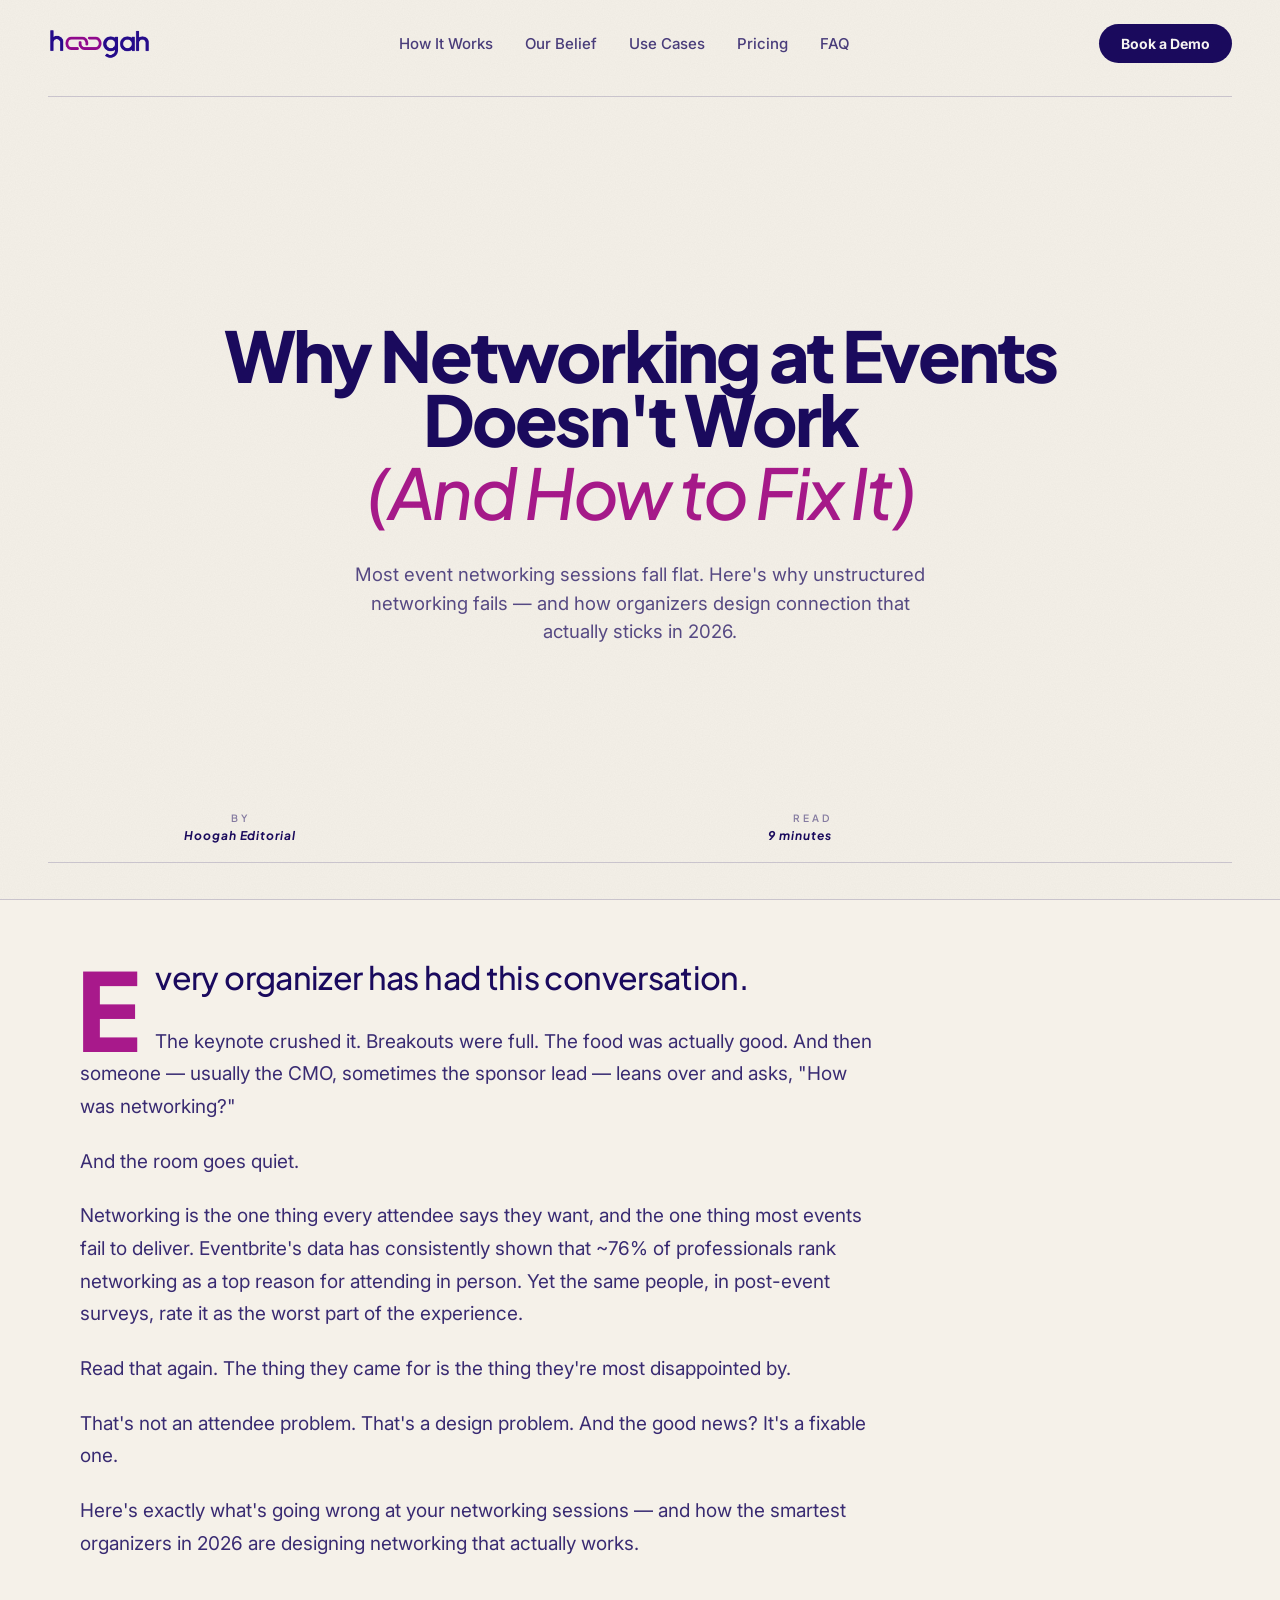
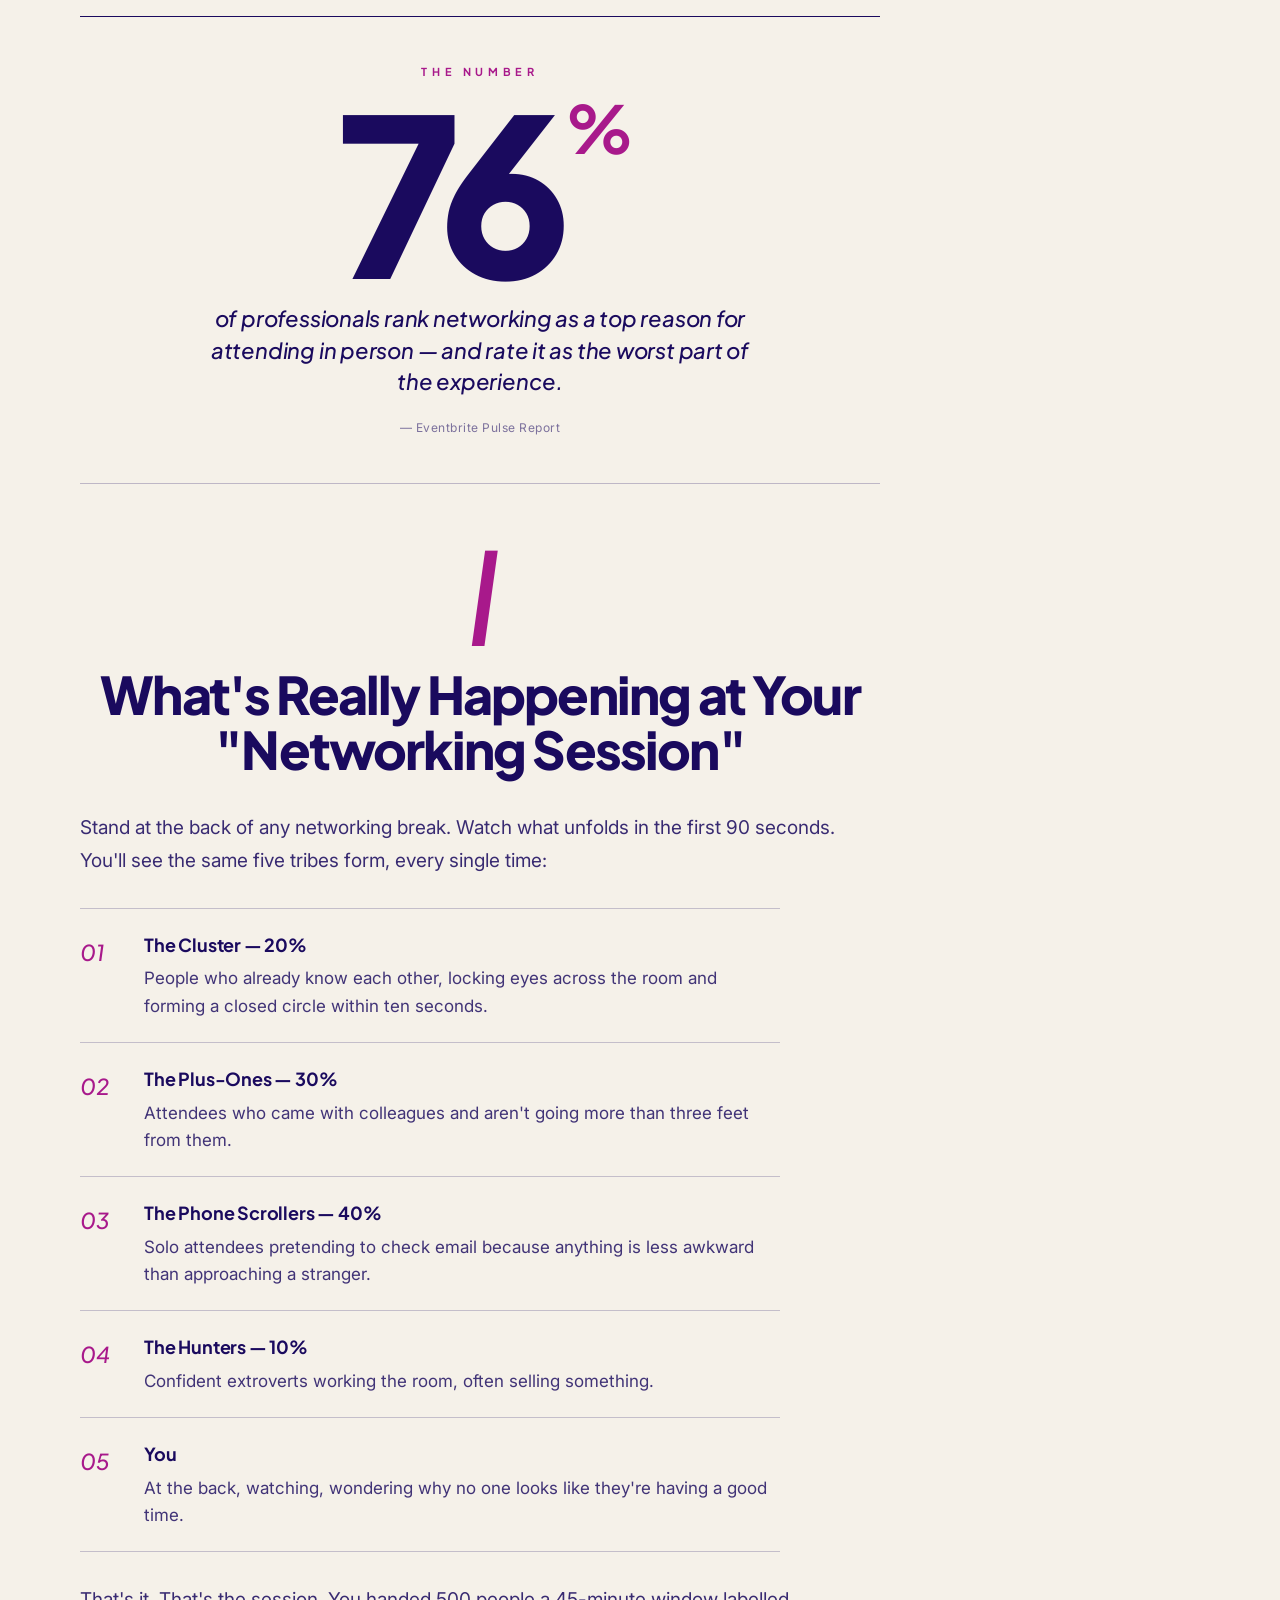
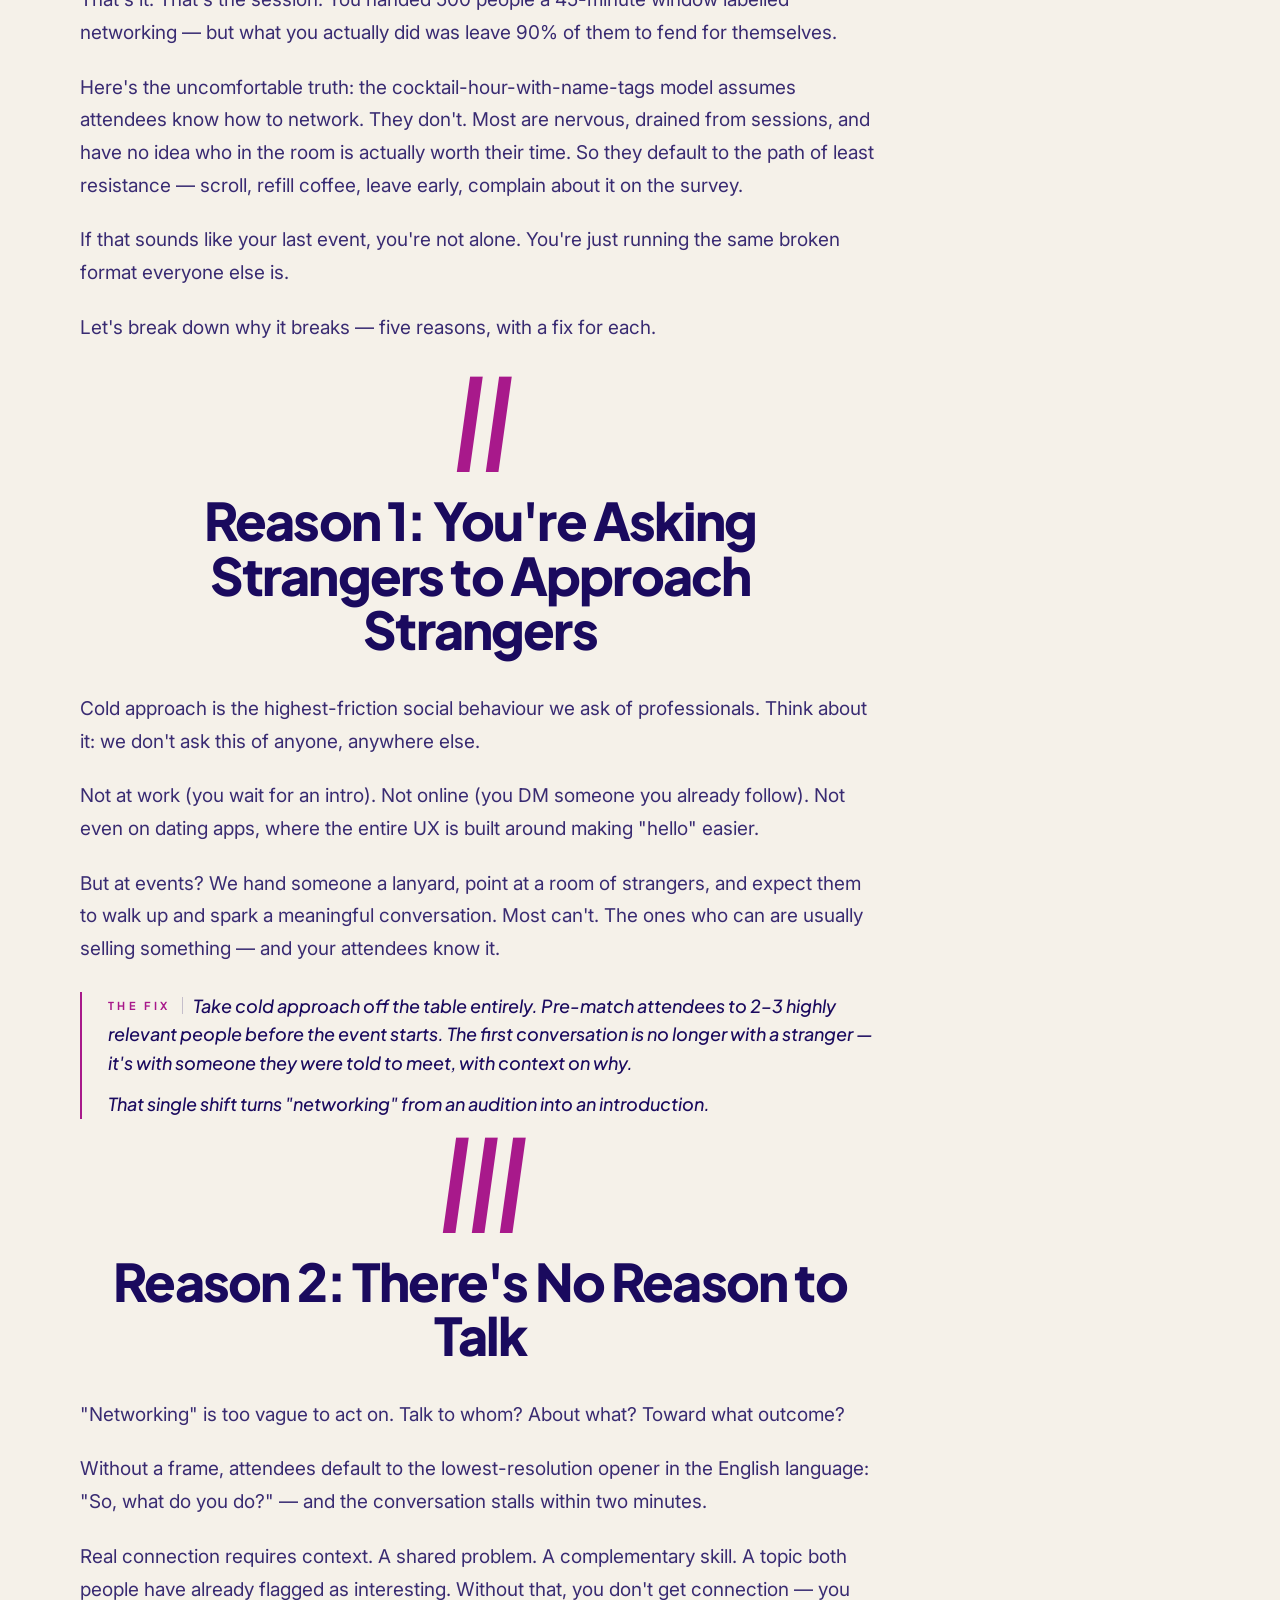
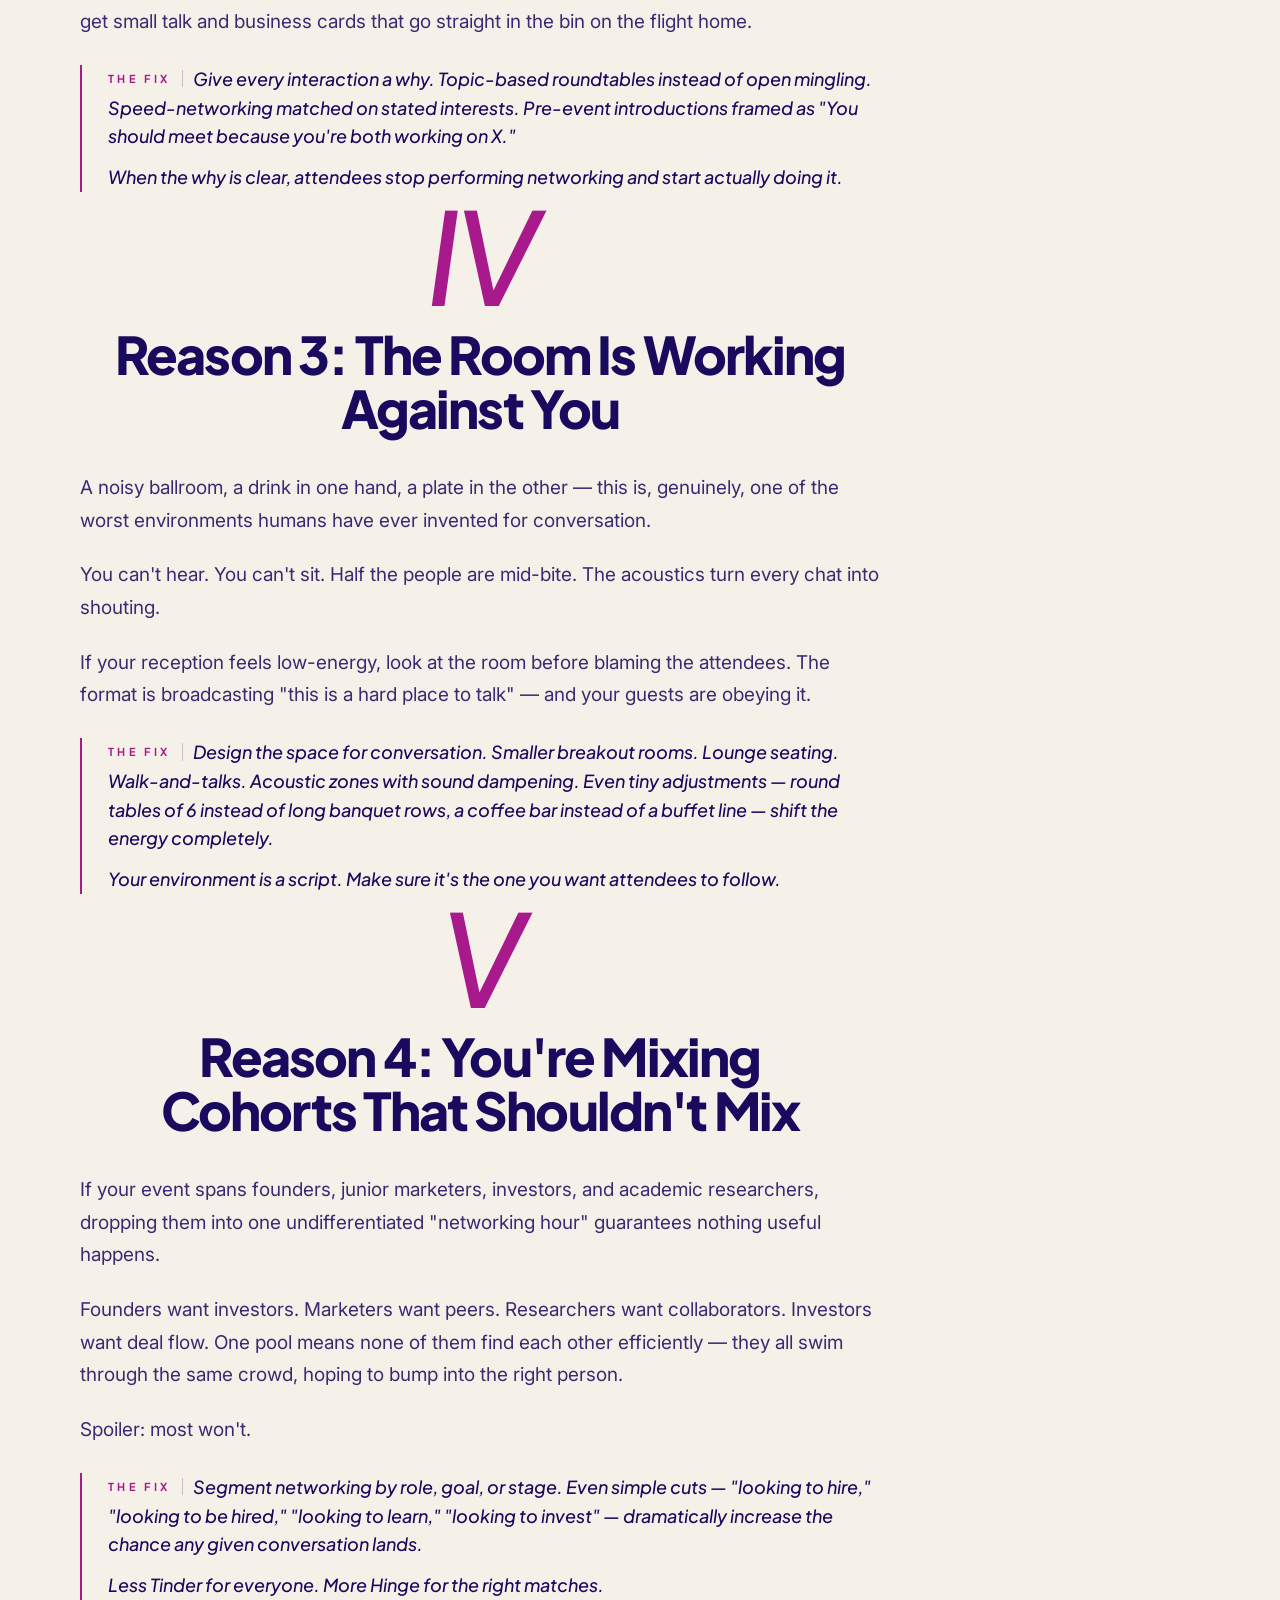
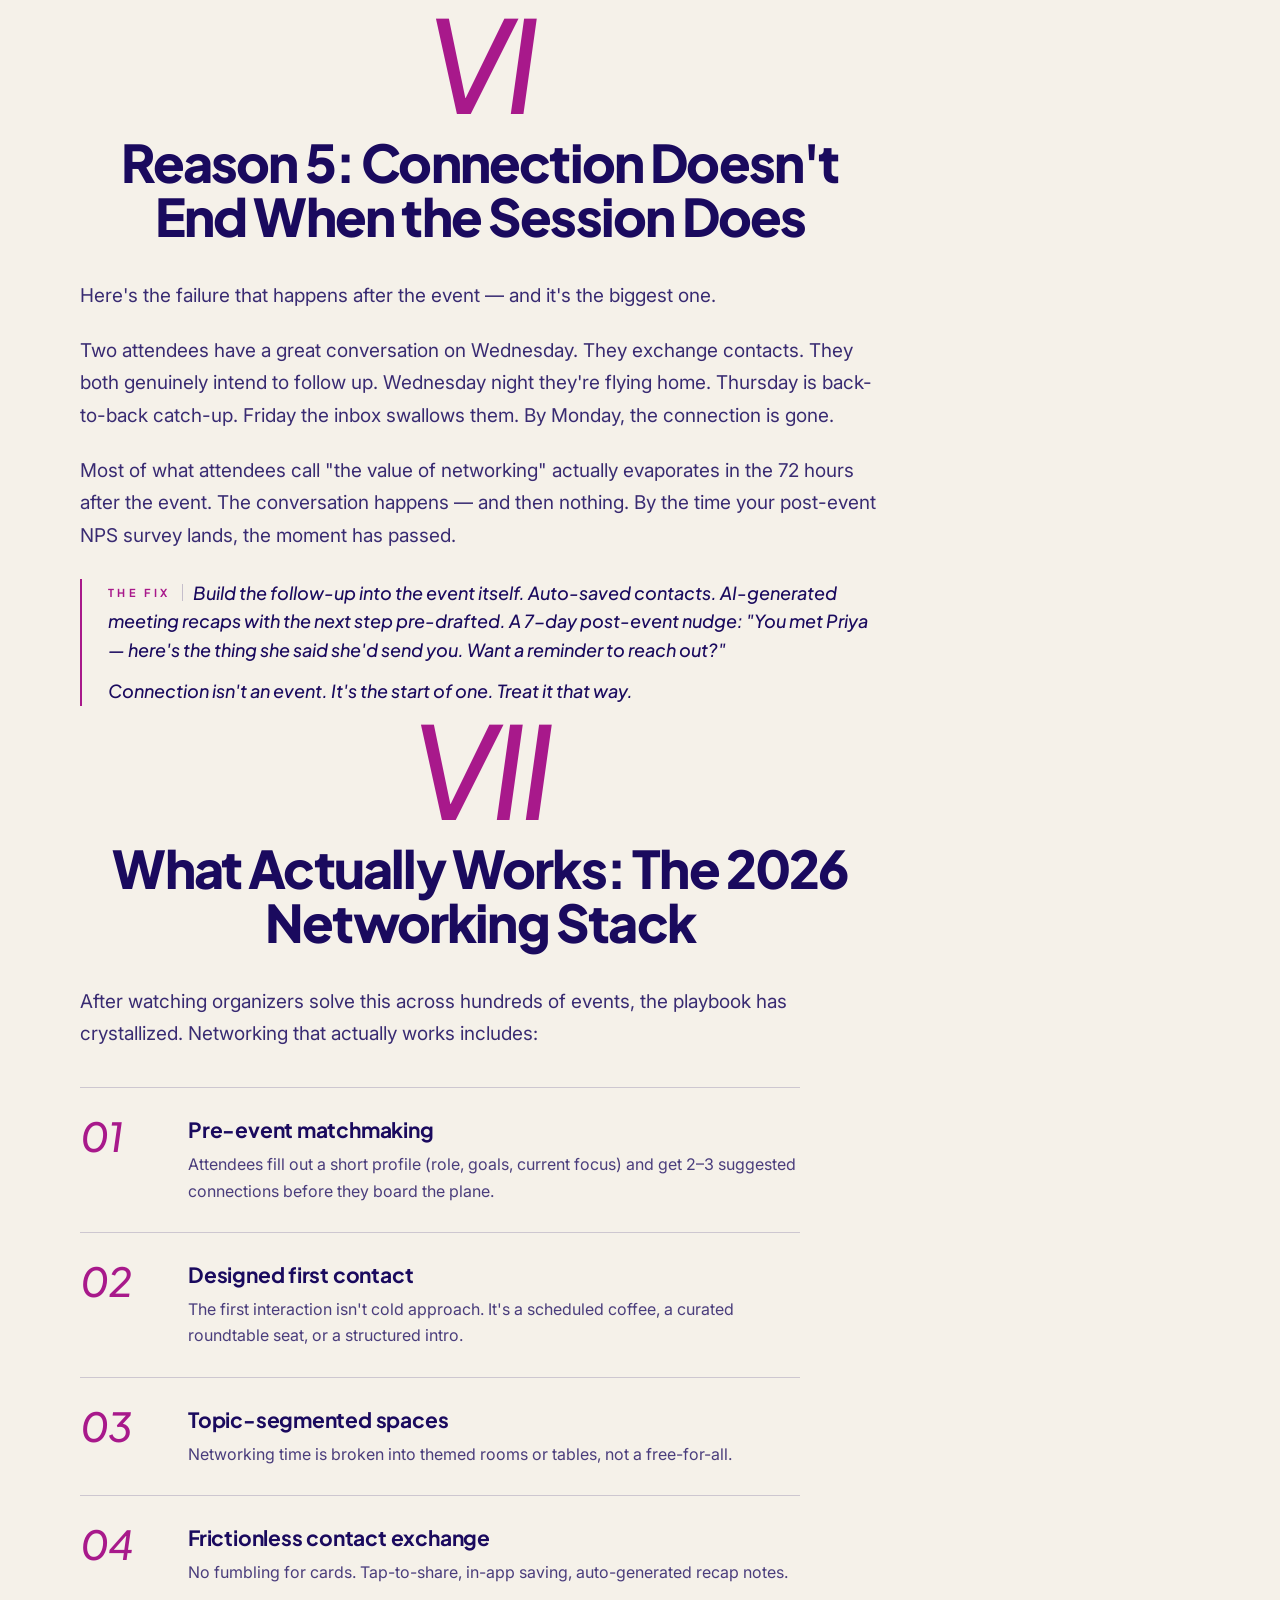
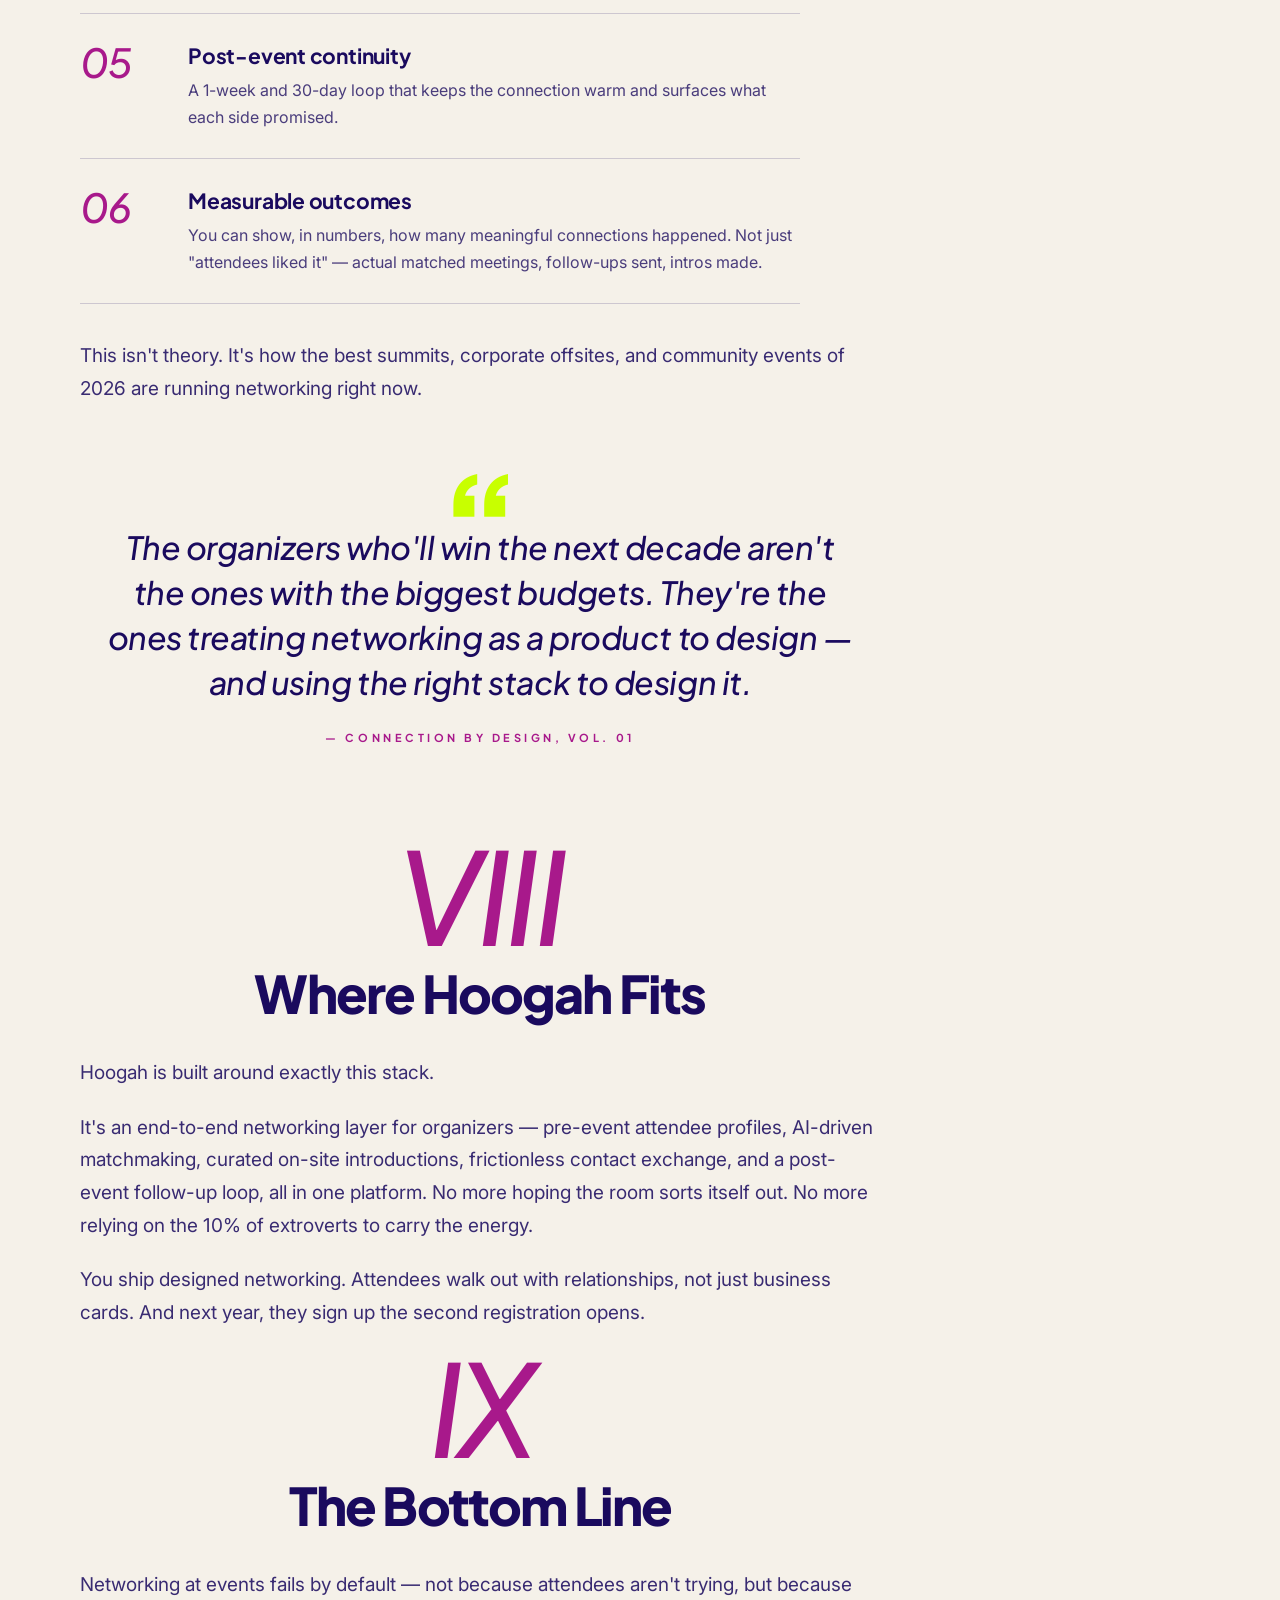
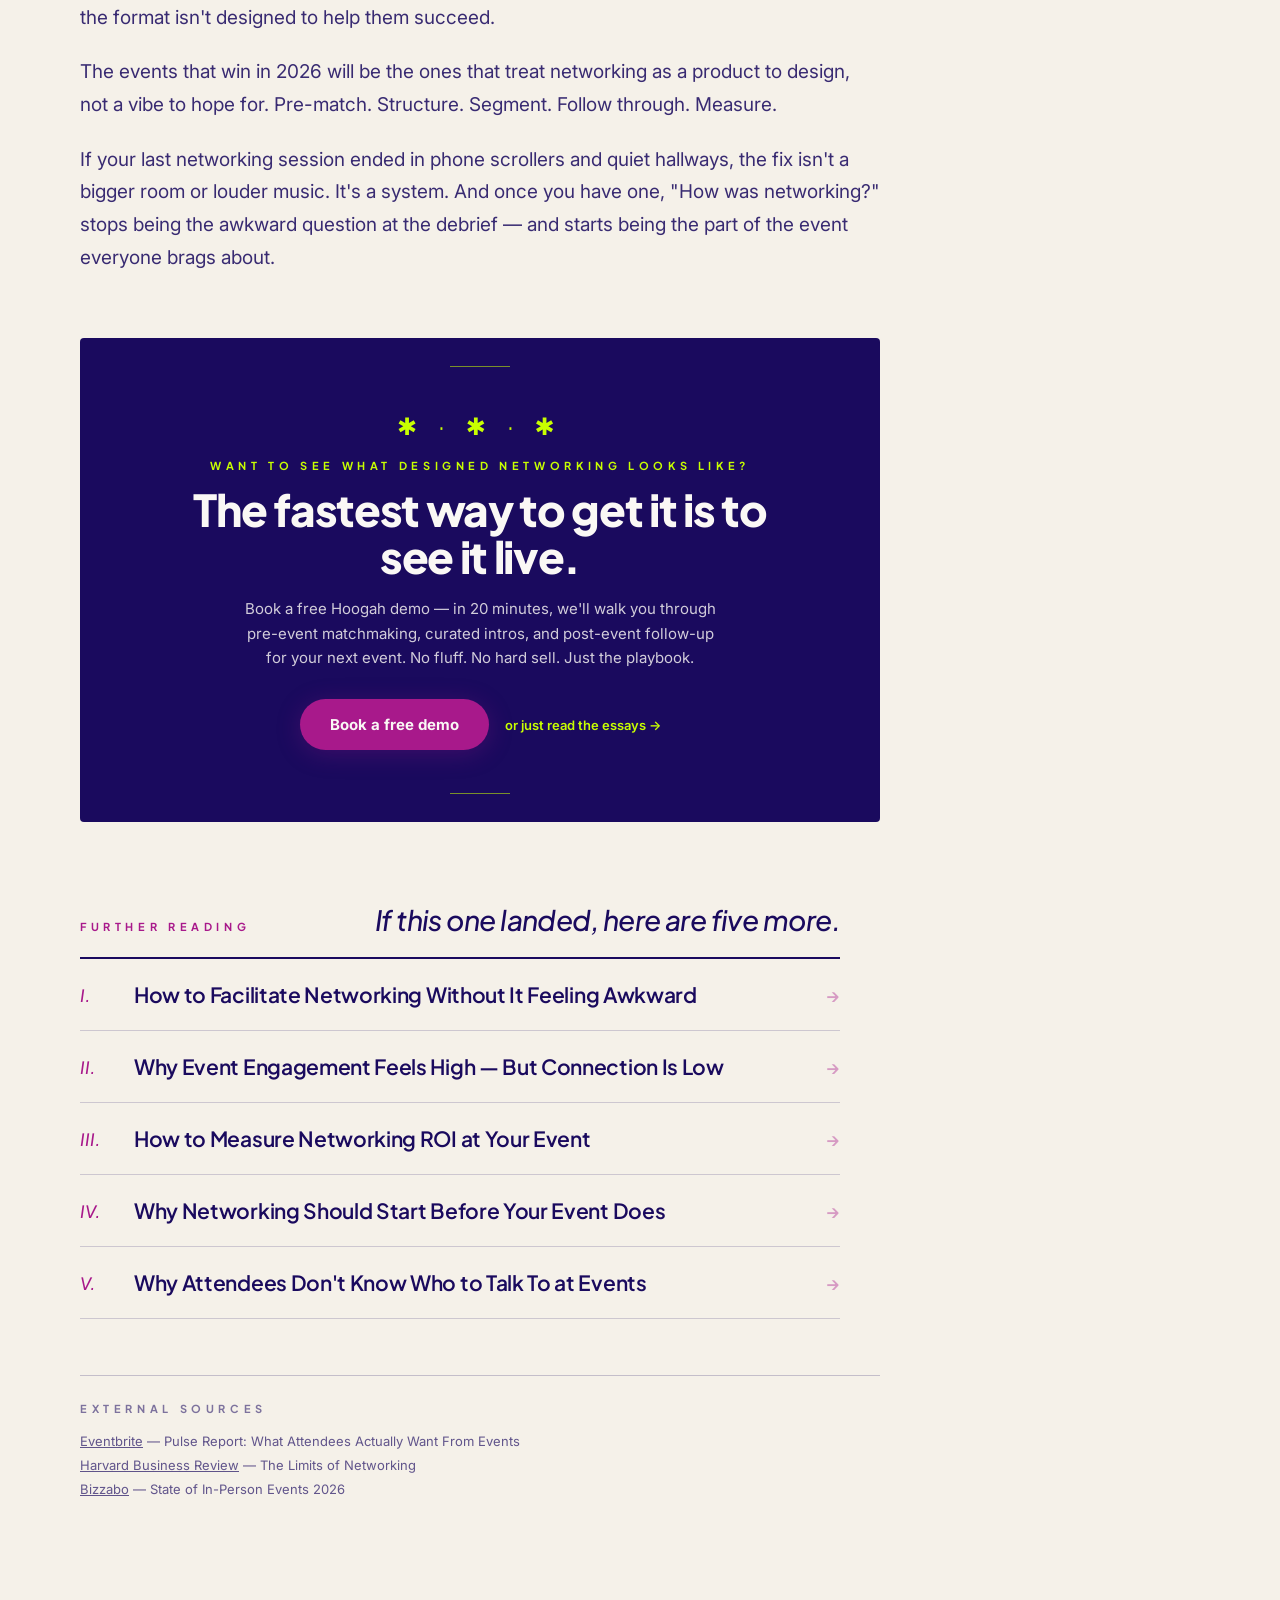
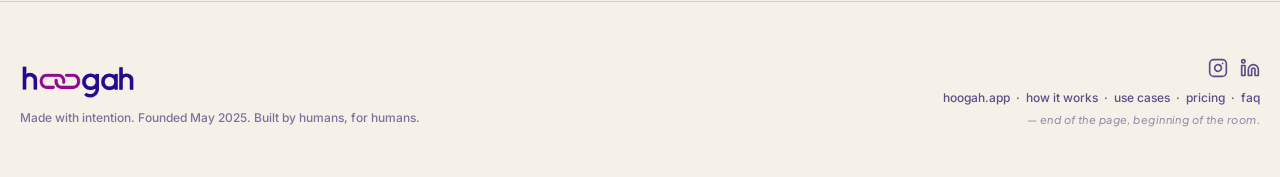
<file: blog-drafts/blog-v3-improve-networking-at-events.html>
<!doctype html>
<html lang="en">
<head>
<meta charset="utf-8">
<meta name="viewport" content="width=device-width, initial-scale=1">
<title>Why Networking at Events Doesn't Work (And How to Fix It) | Hoogah</title>
<link rel="canonical" href="https://hoogah.com/blog/improve-networking-at-events">
<meta name="description" content="Most event networking sessions fall flat. Here's why unstructured networking fails — and how organizers design connection that actually sticks in 2026.">
<link rel="preconnect" href="https://fonts.googleapis.com">
<link rel="preconnect" href="https://fonts.gstatic.com" crossorigin>
<link href="https://fonts.googleapis.com/css2?family=Inter:wght@400;500;600;700&family=Plus+Jakarta+Sans:wght@400;500;600;700;800&display=swap" rel="stylesheet">
<style>
  :root {
    --cream: #faf8f5;
    --paper: #f5f1e9;
    --navy: #1a0a5e;
    --magenta: #a8198b;
    --lime: #c8ff00;
    --font-body: 'Inter', system-ui, sans-serif;
    --font-display: 'Plus Jakarta Sans', system-ui, sans-serif;
  }
  *, *::before, *::after { box-sizing: border-box; }
  html { scroll-behavior: smooth; }
  body {
    margin: 0; background: var(--paper); color: var(--navy);
    font-family: var(--font-body); -webkit-font-smoothing: antialiased;
    text-rendering: optimizeLegibility;
  }
  a { color: inherit; }
  img { display: block; max-width: 100%; }
  ::selection { background: var(--lime); color: var(--navy); }

  .grain { position: fixed; inset: 0; pointer-events: none; z-index: 999; opacity: .055; mix-blend-mode: multiply;
    background-image: url("data:image/svg+xml;utf8,<svg viewBox='0 0 200 200' xmlns='http://www.w3.org/2000/svg'><filter id='n'><feTurbulence type='fractalNoise' baseFrequency='0.85' numOctaves='2' stitchTiles='stitch'/><feColorMatrix values='0 0 0 0 0  0 0 0 0 0  0 0 0 0 0  0 0 0 0.5 0'/></filter><rect width='100%' height='100%' filter='url(%23n)'/></svg>");
    background-size: 200px 200px;
  }
  .read-progress { position: fixed; top: 0; left: 0; height: 2px; width: 0%; background: var(--magenta); z-index: 100; transition: width .1s linear; }

  /* ===== NAV ===== */
  .nav { position: fixed; top: 0; inset-inline: 0; z-index: 50; transition: background .3s ease, box-shadow .3s ease; }
  .nav.scrolled { background: rgba(245,241,233,.92); backdrop-filter: blur(10px); box-shadow: 0 4px 24px rgba(26,10,94,.06); }
  .nav-row { max-width: 1440px; margin: 0 auto; padding: 16px 20px; display: flex; align-items: center; justify-content: space-between; }
  .nav-brand { display: block; line-height: 0; }
  .nav-brand img { display: block; height: 26px; width: auto; }
  @media (min-width: 1024px) { .nav-row { padding: 24px 48px; } .nav-brand img { height: 32px; } }
  .nav-links { display: none; gap: 32px; }
  @media (min-width: 1024px) { .nav-links { display: flex; } }
  .nav-links a { color: rgba(26,10,94,.78); text-decoration: none; font-size: 15px; font-weight: 500; transition: color .2s; }
  .nav-links a:hover { color: var(--magenta); }
  .nav-cta { background: var(--navy); color: var(--cream); padding: 11px 22px; border-radius: 999px; font-weight: 700; font-size: 14px; border: 0; cursor: pointer; transition: transform .3s, box-shadow .3s; font-family: var(--font-body); }
  .nav-cta:hover { transform: translateY(-2px); box-shadow: 0 8px 24px rgba(26,10,94,.25); }
  .nav-right { display: flex; align-items: center; gap: 12px; }
  .nav-burger { display: inline-flex; align-items: center; justify-content: center; height: 40px; width: 40px; border-radius: 999px; border: 1px solid rgba(26,10,94,.22); background: transparent; cursor: pointer; transition: background .2s; position: relative; z-index: 80; }
  .nav-burger:hover { background: rgba(26,10,94,.05); }
  .nav-burger span { display: block; width: 18px; height: 1.5px; background: var(--navy); position: relative; transition: background-color .15s ease; }
  .nav-burger span::before, .nav-burger span::after { content: ''; position: absolute; left: 0; width: 18px; height: 1.5px; background: var(--navy); transition: transform .3s cubic-bezier(.4,0,.2,1), top .3s cubic-bezier(.4,0,.2,1); }
  .nav-burger span::before { top: -6px; } .nav-burger span::after { top: 6px; }
  .nav-burger.is-open span { background-color: transparent; }
  .nav-burger.is-open span::before { top: 0; transform: rotate(45deg); }
  .nav-burger.is-open span::after { top: 0; transform: rotate(-45deg); }
  @media (min-width: 1024px) { .nav-burger { display: none; } }
  .nav-cta.mobile-hide { display: none; }
  @media (min-width: 1024px) { .nav-cta.mobile-hide { display: inline-flex; } }

  /* DRAWER */
  .nav-drawer-root { position: fixed; inset: 0; z-index: 70; pointer-events: none; visibility: hidden; }
  .nav-drawer-root.is-open { pointer-events: auto; visibility: visible; }
  .nav-drawer-backdrop { position: absolute; inset: 0; background: rgba(26,10,94,.4); opacity: 0; transition: opacity .3s ease-out; }
  .nav-drawer-root.is-open .nav-drawer-backdrop { opacity: 1; }
  .nav-drawer { position: absolute; top: 0; left: 0; height: 100svh; width: 280px; max-width: 85vw; background: var(--paper); box-shadow: 16px 0 40px rgba(26,10,94,.18); padding: 88px 22px 32px; display: flex; flex-direction: column; transform: translateX(-100%); transition: transform .4s ease-out; }
  .nav-drawer-root.is-open .nav-drawer { transform: translateX(0); }
  .nav-drawer a.link { display: block; padding: 14px 0; border-bottom: 1px solid rgba(26,10,94,.1); font-family: var(--font-display); font-weight: 600; font-size: 18px; color: var(--navy); text-decoration: none; transition: color .2s; }
  .nav-drawer a.link:hover { color: var(--magenta); }
  .nav-drawer .drawer-cta { margin-top: 22px; align-self: flex-start; background: var(--navy); color: var(--cream); border: 0; cursor: pointer; padding: 13px 24px; border-radius: 999px; font-family: var(--font-body); font-weight: 700; font-size: 14px; }
  body.drawer-open { overflow: hidden; }

  /* ===== COVER (hero) — tablet/mobile baseline matches V1/V2 ===== */
  .cover {
    min-height: 100svh; padding: 130px 20px 60px;
    display: flex; flex-direction: column; align-items: center; justify-content: center;
    text-align: center; position: relative; background: var(--paper);
    border-bottom: 1px solid rgba(26,10,94,.18);
  }
  @media (min-width: 1024px) { .cover { padding: 150px 48px 80px; } }
  .cover::before, .cover::after { content: ''; position: absolute; left: 20px; right: 20px; height: 1px; background: rgba(26,10,94,.18); }
  .cover::before { top: 80px; } .cover::after { bottom: 28px; }
  @media (min-width: 1024px) { .cover::before { left: 48px; right: 48px; top: 96px; } .cover::after { left: 48px; right: 48px; bottom: 36px; } }
  .cover-issue {
    position: relative; display: flex; align-items: center; gap: 14px;
    font-family: var(--font-display); font-weight: 700; font-size: 11px;
    letter-spacing: .42em; text-transform: uppercase; color: var(--magenta);
    margin-bottom: 36px;
  }
  .cover-issue::before, .cover-issue::after { content: ''; width: 32px; height: 1px; background: var(--magenta); }
  .cover-kicker { font-family: var(--font-display); font-style: italic; font-weight: 500; font-size: clamp(14px, 1.4vw, 17px); color: rgba(26,10,94,.6); margin-bottom: 18px; max-width: 580px; }
  .cover h1 {
    margin: 0; font-family: var(--font-display); font-weight: 800;
    font-size: 70px; line-height: .92; letter-spacing: -.04em;
    color: var(--navy); max-width: 1080px;
  }
  .cover h1 em { font-style: italic; font-weight: 500; color: var(--magenta); display: block; margin-top: 8px; }
  .cover-sub { margin: 36px auto 0; max-width: 600px; font-size: clamp(16px, 1.45vw, 19px); line-height: 1.55; color: rgba(26,10,94,.72); }
  .cover-meta {
    position: absolute; bottom: 44px; left: 20px; right: 20px;
    display: grid; grid-template-columns: 1fr 1fr 1fr; gap: 16px;
    font-family: var(--font-display); font-size: 10px; font-weight: 600;
    letter-spacing: .3em; text-transform: uppercase; color: rgba(26,10,94,.5);
  }
  @media (min-width: 1024px) { .cover-meta { bottom: 56px; left: 48px; right: 48px; } }
  .cover-meta .center { text-align: center; }
  .cover-meta .right { text-align: right; }
  .cover-meta b { display: block; margin-top: 4px; font-weight: 700; font-size: 12px; letter-spacing: .08em; text-transform: none; color: var(--navy); font-family: var(--font-display); font-style: italic; }

  /* ===== ARTICLE — tablet/mobile baseline matches V1/V2 ===== */
  .article { background: var(--paper); padding: 24px 20px 80px; }
  @media (min-width: 1024px) { .article { padding: 56px 48px 100px; } }
  .article-inner { max-width: 780px; margin: 0 auto; position: relative; }

  /* Marginalia gutter on wide desktop */
  @media (min-width: 1280px) {
    .article-inner { max-width: 1120px; padding-right: 320px; }
    .marginalia { position: absolute; right: 0; width: 280px; padding-top: 4px; }
  }
  .marginalia { display: none; }
  @media (min-width: 1280px) { .marginalia { display: block; } }
  .marginalia .note { padding: 18px 0; border-top: 1px solid rgba(26,10,94,.18); border-bottom: 1px solid rgba(26,10,94,.18); }
  .marginalia .note .lbl { font-family: var(--font-display); font-weight: 700; font-size: 10px; letter-spacing: .32em; text-transform: uppercase; color: var(--magenta); margin-bottom: 10px; }
  .marginalia .note p { margin: 0; font-family: var(--font-display); font-style: italic; font-weight: 500; font-size: 18px; line-height: 1.4; color: var(--navy); letter-spacing: -.01em; }

  /* PROSE */
  .prose p { font-size: 19px; line-height: 1.72; color: rgba(26,10,94,.86); margin: 0 0 22px; font-family: var(--font-body); }
  .prose p strong { color: var(--navy); font-weight: 600; }
  .lede { font-family: var(--font-display); font-weight: 500; font-size: clamp(24px, 2.6vw, 32px); line-height: 1.36; color: var(--navy); letter-spacing: -.02em; margin: 0 0 26px; }
  .lede::first-letter { float: left; font-family: var(--font-display); font-weight: 800; font-size: 108px; line-height: .82; margin: 8px 16px 0 -4px; color: var(--magenta); }

  /* CHAPTER ORNAMENT */
  .chapter-mark { margin: 64px auto 56px; display: flex; align-items: center; justify-content: center; gap: 16px; max-width: 240px; }
  .chapter-mark::before, .chapter-mark::after { content: ''; flex: 1; height: 1px; background: rgba(26,10,94,.22); }
  .chapter-mark span { font-family: var(--font-display); font-size: 16px; color: var(--magenta); letter-spacing: .35em; }

  /* CHAPTER HEAD — Roman numeral */
  .chapter {
    margin-top: 8px; margin-bottom: 36px;
    display: grid; grid-template-columns: 1fr; gap: 18px; text-align: center;
  }
  .chapter .eyebrow {
    font-family: var(--font-display); font-weight: 700; font-size: 11px;
    letter-spacing: .42em; text-transform: uppercase; color: var(--magenta);
  }
  .chapter .roman {
    font-family: var(--font-display); font-style: italic; font-weight: 500;
    font-size: clamp(72px, 10vw, 132px); line-height: .85; letter-spacing: -.04em;
    color: var(--magenta); margin: 0;
  }
  .chapter h2 {
    margin: 0; font-family: var(--font-display); font-weight: 800;
    font-size: clamp(28px, 4.2vw, 52px); line-height: 1.05; letter-spacing: -.035em;
    color: var(--navy); max-width: 760px; margin-inline: auto;
  }

  /* TRIBES LIST — classical numbered */
  .tribes { margin: 30px 0 0; padding: 0; list-style: none; max-width: 700px; counter-reset: tribe; border-top: 1px solid rgba(26,10,94,.22); }
  .tribes li {
    counter-increment: tribe; padding: 22px 0 22px 64px; position: relative;
    border-bottom: 1px solid rgba(26,10,94,.22);
    font-size: 17px; line-height: 1.6; color: rgba(26,10,94,.82);
  }
  .tribes li::before {
    content: counter(tribe, decimal-leading-zero);
    position: absolute; left: 0; top: 26px;
    font-family: var(--font-display); font-style: italic; font-weight: 500;
    font-size: 22px; color: var(--magenta); letter-spacing: -.01em;
  }
  .tribes b { display: block; font-family: var(--font-display); font-weight: 700; font-size: 18px; color: var(--navy); margin-bottom: 6px; letter-spacing: -.01em; }

  /* THE FIX — indented blockquote-style */
  .fix-quote {
    margin: 26px 0 4px; padding: 0 0 0 26px;
    border-left: 2px solid var(--magenta);
    font-family: var(--font-display); font-style: italic; font-weight: 500;
    font-size: 18px; line-height: 1.6; color: var(--navy);
  }
  .fix-quote b {
    display: inline-block; margin-right: 10px; padding-right: 12px;
    border-right: 1px solid rgba(26,10,94,.22);
    font-family: var(--font-display); font-style: normal; font-weight: 700;
    font-size: 11px; letter-spacing: .3em; text-transform: uppercase; color: var(--magenta);
    vertical-align: 3px;
  }
  .fix-quote p { margin: 0 0 12px; }
  .fix-quote p:last-child { margin-bottom: 0; }

  /* BIG STAT FIGURE — classical magazine treatment */
  .stat {
    margin: 56px 0; padding: 48px 0;
    border-top: 1px solid var(--navy); border-bottom: 1px solid rgba(26,10,94,.25);
    display: grid; grid-template-columns: 1fr; gap: 22px; text-align: center;
  }
  .stat .label { font-family: var(--font-display); font-weight: 700; font-size: 11px; letter-spacing: .42em; text-transform: uppercase; color: var(--magenta); }
  .stat .big {
    font-family: var(--font-display); font-weight: 800;
    font-size: clamp(130px, 18vw, 220px); line-height: .82; letter-spacing: -.05em;
    color: var(--navy); position: relative; display: inline-block; margin: 0 auto;
  }
  .stat .big sup { font-size: 30%; font-weight: 700; vertical-align: top; margin-left: 4px; color: var(--magenta); }
  .stat .caption { font-family: var(--font-display); font-style: italic; font-weight: 500; font-size: clamp(17px, 1.8vw, 22px); line-height: 1.45; color: var(--navy); max-width: 540px; margin: 0 auto; letter-spacing: -.01em; }
  .stat .src { font-family: var(--font-body); font-size: 12px; letter-spacing: .04em; color: rgba(26,10,94,.55); }

  /* STACK LIST — classical numbered with serif feel */
  .stack { margin: 36px 0 0; padding: 0; list-style: none; counter-reset: stack; max-width: 720px; }
  .stack li {
    counter-increment: stack; display: grid; grid-template-columns: 84px 1fr; gap: 24px;
    padding: 28px 0; border-top: 1px solid rgba(26,10,94,.18);
  }
  .stack li:last-child { border-bottom: 1px solid rgba(26,10,94,.18); }
  .stack li::before {
    content: counter(stack, decimal-leading-zero);
    font-family: var(--font-display); font-style: italic; font-weight: 500;
    font-size: 40px; line-height: 1; color: var(--magenta); letter-spacing: -.03em;
  }
  .stack .body b { display: block; font-family: var(--font-display); font-weight: 700; font-size: 21px; color: var(--navy); margin-bottom: 8px; letter-spacing: -.01em; }
  .stack .body p { margin: 0; font-size: 16px; line-height: 1.65; color: rgba(26,10,94,.78); }

  /* PULLQUOTE — classical with giant quotation mark */
  .pullquote {
    margin: 64px auto; max-width: 760px; padding: 56px 0 32px;
    text-align: center; position: relative;
  }
  .pullquote::before {
    content: '\201C'; position: absolute; top: -16px; left: 50%; transform: translateX(-50%);
    font-family: var(--font-display); font-weight: 800;
    font-size: 140px; line-height: 1; color: var(--lime);
  }
  .pullquote p {
    margin: 0; font-family: var(--font-display); font-style: italic; font-weight: 500;
    font-size: clamp(22px, 2.6vw, 32px); line-height: 1.4; color: var(--navy);
    letter-spacing: -.015em;
  }
  .pullquote cite {
    display: block; margin-top: 26px; font-style: normal;
    font-family: var(--font-display); font-weight: 700; font-size: 11px;
    letter-spacing: .32em; text-transform: uppercase; color: var(--magenta);
  }

  /* INVITATION — classical card */
  .invitation {
    margin-top: 64px; padding: 56px 28px; background: var(--navy); color: var(--cream);
    border-radius: 4px; position: relative; overflow: hidden;
    text-align: center;
  }
  @media (min-width: 768px) { .invitation { padding: 72px 56px; } }
  .invitation::before, .invitation::after {
    content: ''; position: absolute; left: 50%; transform: translateX(-50%);
    width: 60px; height: 1px; background: rgba(200,255,0,.55);
  }
  .invitation::before { top: 28px; } .invitation::after { bottom: 28px; }
  .invitation .ornament { font-family: var(--font-display); font-size: 24px; color: var(--lime); letter-spacing: .35em; margin-bottom: 18px; }
  .invitation .tag { font-family: var(--font-display); font-weight: 700; font-size: 11px; letter-spacing: .42em; text-transform: uppercase; color: var(--lime); margin: 0 0 14px; }
  .invitation h3 { margin: 0 0 18px; font-family: var(--font-display); font-weight: 800; font-size: clamp(28px, 4vw, 44px); line-height: 1.05; letter-spacing: -.03em; max-width: 600px; margin-inline: auto; }
  .invitation p { margin: 0 auto 28px; font-size: 15px; line-height: 1.65; color: rgba(250,248,245,.82); max-width: 480px; }
  .invitation .actions { display: inline-flex; flex-wrap: wrap; gap: 16px; align-items: center; justify-content: center; }
  .btn-magenta { background: var(--magenta); color: var(--cream); border: 0; cursor: pointer; padding: 16px 30px; border-radius: 999px; font-family: var(--font-body); font-weight: 700; font-size: 15px; box-shadow: 0 4px 24px rgba(168,25,139,.25); transition: transform .3s, box-shadow .3s, filter .3s; }
  .btn-magenta:hover { transform: translateY(-3px); filter: brightness(1.08); box-shadow: 0 12px 40px rgba(168,25,139,.4); }
  .link-lime { color: var(--lime); font-family: var(--font-body); font-size: 13px; font-weight: 600; text-decoration: none; }
  .link-lime:hover { filter: brightness(1.1); }

  /* FURTHER READING — classical text list */
  .further { margin-top: 80px; max-width: 760px; }
  .further .head { display: flex; align-items: baseline; justify-content: space-between; gap: 16px; padding-bottom: 20px; border-bottom: 2px solid var(--navy); }
  .further .label { font-family: var(--font-display); font-weight: 700; font-size: 11px; letter-spacing: .42em; text-transform: uppercase; color: var(--magenta); }
  .further .head h3 { margin: 0; font-family: var(--font-display); font-style: italic; font-weight: 500; font-size: clamp(22px, 2.4vw, 28px); letter-spacing: -.02em; color: var(--navy); }
  .further ul { list-style: none; padding: 0; margin: 0; }
  .further li {
    padding: 22px 0; border-bottom: 1px solid rgba(26,10,94,.18);
    display: grid; grid-template-columns: 36px 1fr auto; gap: 18px; align-items: center;
    font-family: var(--font-display); font-weight: 600; font-size: clamp(17px, 1.8vw, 21px);
    color: var(--navy); letter-spacing: -.015em; cursor: pointer;
    transition: color .25s;
  }
  .further li::before { content: counter(further, upper-roman) '.'; counter-increment: further; font-family: var(--font-display); font-style: italic; font-weight: 500; font-size: 17px; color: var(--magenta); letter-spacing: 0; }
  .further ul { counter-reset: further; }
  .further li::after { content: '→'; color: var(--magenta); opacity: .4; transition: transform .25s, opacity .25s; font-size: 18px; }
  .further li:hover { color: var(--magenta); }
  .further li:hover::after { opacity: 1; transform: translateX(4px); }

  /* SOURCES */
  .sources { margin-top: 56px; padding-top: 26px; border-top: 1px solid rgba(26,10,94,.22); }
  .sources .lbl { font-family: var(--font-display); font-weight: 700; font-size: 11px; letter-spacing: .42em; text-transform: uppercase; color: rgba(26,10,94,.55); margin-bottom: 14px; }
  .sources ul { list-style: none; padding: 0; margin: 0; }
  .sources li { font-size: 13px; line-height: 1.85; color: rgba(26,10,94,.68); font-family: var(--font-body); }

  /* AUTHOR SIGNOFF — print-style "About the writer" */
  .signoff { margin-top: 72px; padding: 36px 0 0; border-top: 2px solid var(--navy); display: grid; grid-template-columns: 1fr; gap: 22px; }
  @media (min-width: 640px) { .signoff { grid-template-columns: 96px minmax(0, 1fr); gap: 32px; } }
  .signoff .avatar { width: 96px; height: 96px; border-radius: 50%; overflow: hidden; background: var(--navy); box-shadow: 0 8px 24px rgba(26,10,94,.18); }
  .signoff .avatar img { width: 100%; height: 100%; object-fit: cover; }
  .signoff .lbl { font-family: var(--font-display); font-weight: 700; font-size: 11px; letter-spacing: .42em; text-transform: uppercase; color: var(--magenta); margin: 0 0 10px; }
  .signoff h4 { margin: 0 0 6px; font-family: var(--font-display); font-weight: 700; font-size: 22px; color: var(--navy); letter-spacing: -.015em; }
  .signoff .role { font-family: var(--font-display); font-style: italic; font-size: 14px; color: rgba(26,10,94,.65); margin: 0 0 14px; }
  .signoff .bio { font-family: var(--font-body); font-size: 14px; line-height: 1.7; color: rgba(26,10,94,.78); margin: 0; max-width: 540px; }
  .signoff .signature { margin-top: 12px; font-family: var(--font-display); font-style: italic; font-size: 17px; color: var(--navy); }

  /* FOOTER */
  .site-footer { background: var(--paper); padding: 30px 20px; border-top: 1px solid rgba(26,10,94,.15); }
  .site-footer-inner { max-width: 1240px; margin: 0 auto; display: grid; grid-template-columns: 1fr; gap: 18px; align-items: end; }
  @media (min-width: 768px) { .site-footer-inner { grid-template-columns: 1fr 1fr; } .site-footer .right { text-align: right; } }
  @media (min-width: 1024px) { .site-footer { padding: 56px 20px 40px; } }
  .site-footer .brand img { display: block; height: 36px; width: auto; }
  .site-footer .meta { margin-top: 10px; font-size: 12px; font-weight: 500; color: rgba(26,10,94,.55); }
  .site-footer .right { font-size: 12px; font-weight: 500; color: rgba(26,10,94,.7); }
  .site-footer .end { margin-top: 8px; font-family: var(--font-display); font-style: italic; font-size: 11px; letter-spacing: .04em; color: rgba(26,10,94,.42); }
  .site-footer .socials { margin-bottom: 12px; display: flex; gap: 12px; }
  @media (min-width: 768px) { .site-footer .socials { justify-content: flex-end; } }
  .site-footer .socials a { color: rgba(26,10,94,.7); transition: color .2s; line-height: 0; }
  .site-footer .socials a:hover { color: var(--navy); }
  .site-footer .socials svg { width: 20px; height: 20px; }

  /* MOBILE — matches V1/V2 trimmed values */
  @media (max-width: 767px) {
    .cover { padding: 110px 18px 60px; }
    .cover h1 { font-size: 40px; line-height: 1.06; }
    .cover-issue { margin-bottom: 24px; }
    .cover-meta { bottom: 28px; left: 18px; right: 18px; }
    .article { padding: 16px 18px 56px; }
    .chapter { margin-bottom: 24px; }
    .chapter .roman { font-size: 64px; }
    .chapter-mark { margin: 44px auto 36px; }
    .stat { margin: 40px 0; padding: 36px 0; }
    .stack li { padding: 22px 0; gap: 18px; grid-template-columns: 60px 1fr; }
    .pullquote { padding: 48px 0 24px; margin: 48px auto; }
    .pullquote::before { font-size: 96px; top: -4px; }
    .invitation { padding: 40px 22px; margin-top: 48px; }
    .further { margin-top: 56px; }
    .sources { margin-top: 40px; padding-top: 26px; }
    .signoff { margin-top: 56px; padding: 28px 0 0; }
  }

  /* H1 + H2 tablet-only override (768–1023px) */
  @media (min-width: 768px) and (max-width: 1023px) {
    .cover h1 { font-size: 44px; line-height: 1.06; }
    .chapter h2 { font-size: 34px; line-height: 1.1; }
  }

  /* Hide chapter eyebrows + ornament breaks */
  .chapter .eyebrow,
  .chapter-mark { display: none; }
</style>
</head>
<body>

<div class="grain" aria-hidden="true"></div>
<div class="read-progress" id="read-progress" aria-hidden="true"></div>

<header class="nav" id="nav">
  <div class="nav-row">
    <a href="/v2" class="nav-brand" aria-label="Hoogah home">
      <img src="../images/brand/logo-color-cropped.png" alt="Hoogah">
    </a>
    <nav class="nav-links">
      <a href="#how-it-works">How It Works</a>
      <a href="#our-belief">Our Belief</a>
      <a href="#use-cases">Use Cases</a>
      <a href="#pricing">Pricing</a>
      <a href="#faq">FAQ</a>
    </nav>
    <div class="nav-right">
      <button class="nav-cta mobile-hide" type="button" onclick="window.location.href='mailto:khushi@hoogah.app?subject=Hoogah%20Demo'">Book a Demo</button>
      <button class="nav-burger" id="nav-burger" type="button" aria-label="Open menu" aria-expanded="false" aria-controls="nav-drawer"><span></span></button>
    </div>
  </div>
</header>

<div class="nav-drawer-root" id="nav-drawer-root" aria-hidden="true">
  <div class="nav-drawer-backdrop" id="nav-drawer-backdrop"></div>
  <aside class="nav-drawer" id="nav-drawer" role="dialog" aria-label="Site menu">
    <a href="#how-it-works" class="link">How It Works</a>
    <a href="#our-belief" class="link">Our Belief</a>
    <a href="#use-cases" class="link">Use Cases</a>
    <a href="#pricing" class="link">Pricing</a>
    <a href="#faq" class="link">FAQ</a>
    <button class="drawer-cta" type="button" onclick="window.location.href='mailto:khushi@hoogah.app?subject=Hoogah%20Demo'">Book a Demo</button>
  </aside>
</div>

<!-- COVER -->
<section class="cover">
  <h1>Why Networking at Events Doesn't Work <em>(And How to Fix It)</em></h1>
  <p class="cover-sub">Most event networking sessions fall flat. Here's why unstructured networking fails — and how organizers design connection that actually sticks in 2026.</p>

  <div class="cover-meta">
    <div>By<b>Hoogah Editorial</b></div>
    <div class="right">Read<b>9 minutes</b></div>
  </div>
</section>

<!-- ARTICLE -->
<main class="article">
  <div class="article-inner">

    <p class="lede">Every organizer has had this conversation.</p>

    <div class="prose">
      <p>The keynote crushed it. Breakouts were full. The food was actually good. And then someone — usually the CMO, sometimes the sponsor lead — leans over and asks, "How was networking?"</p>
      <p>And the room goes quiet.</p>
      <p>Networking is the one thing every attendee says they want, and the one thing most events fail to deliver. Eventbrite's data has consistently shown that ~76% of professionals rank networking as a top reason for attending in person. Yet the same people, in post-event surveys, rate it as the worst part of the experience.</p>
      <p>Read that again. The thing they came for is the thing they're most disappointed by.</p>
      <p>That's not an attendee problem. That's a design problem. And the good news? It's a fixable one.</p>
      <p>Here's exactly what's going wrong at your networking sessions — and how the smartest organizers in 2026 are designing networking that actually works.</p>
    </div>

    <!-- BIG STAT -->
    <div class="stat">
      <div class="label">The Number</div>
      <div class="big">76<sup>%</sup></div>
      <p class="caption">of professionals rank networking as a top reason for attending in person — and rate it as the worst part of the experience.</p>
      <div class="src">— Eventbrite Pulse Report</div>
    </div>

    <!-- CHAPTER I -->
    <div class="chapter-mark"><span>✱</span></div>
    <header class="chapter">
      <div class="eyebrow">Chapter I · Diagnosis</div>
      <p class="roman">I</p>
      <h2>What's Really Happening at Your "Networking Session"</h2>
    </header>

    <div class="prose">
      <p>Stand at the back of any networking break. Watch what unfolds in the first 90 seconds. You'll see the same five tribes form, every single time:</p>
    </div>

    <ol class="tribes">
      <li><b>The Cluster — 20%</b>People who already know each other, locking eyes across the room and forming a closed circle within ten seconds.</li>
      <li><b>The Plus-Ones — 30%</b>Attendees who came with colleagues and aren't going more than three feet from them.</li>
      <li><b>The Phone Scrollers — 40%</b>Solo attendees pretending to check email because anything is less awkward than approaching a stranger.</li>
      <li><b>The Hunters — 10%</b>Confident extroverts working the room, often selling something.</li>
      <li><b>You</b>At the back, watching, wondering why no one looks like they're having a good time.</li>
    </ol>

    <div class="prose" style="margin-top: 32px;">
      <p>That's it. That's the session. You handed 500 people a 45-minute window labelled networking — but what you actually did was leave 90% of them to fend for themselves.</p>
      <p>Here's the uncomfortable truth: the cocktail-hour-with-name-tags model assumes attendees know how to network. They don't. Most are nervous, drained from sessions, and have no idea who in the room is actually worth their time. So they default to the path of least resistance — scroll, refill coffee, leave early, complain about it on the survey.</p>
      <p>If that sounds like your last event, you're not alone. You're just running the same broken format everyone else is.</p>
      <p>Let's break down why it breaks — five reasons, with a fix for each.</p>
    </div>

    <!-- CHAPTER II -->
    <div class="chapter-mark"><span>✱</span></div>
    <header class="chapter">
      <div class="eyebrow">Chapter II · The Friction</div>
      <p class="roman">II</p>
      <h2>Reason 1: You're Asking Strangers to Approach Strangers</h2>
    </header>

    <div class="prose">
      <p>Cold approach is the highest-friction social behaviour we ask of professionals. Think about it: we don't ask this of anyone, anywhere else.</p>
      <p>Not at work (you wait for an intro). Not online (you DM someone you already follow). Not even on dating apps, where the entire UX is built around making "hello" easier.</p>
      <p>But at events? We hand someone a lanyard, point at a room of strangers, and expect them to walk up and spark a meaningful conversation. Most can't. The ones who can are usually selling something — and your attendees know it.</p>
    </div>
    <div class="fix-quote">
      <p><b>The Fix</b>Take cold approach off the table entirely. Pre-match attendees to 2–3 highly relevant people before the event starts. The first conversation is no longer with a stranger — it's with someone they were told to meet, with context on why.</p>
      <p>That single shift turns "networking" from an audition into an introduction.</p>
    </div>

    <!-- CHAPTER III -->
    <div class="chapter-mark"><span>✱</span></div>
    <header class="chapter">
      <div class="eyebrow">Chapter III · No Frame</div>
      <p class="roman">III</p>
      <h2>Reason 2: There's No Reason to Talk</h2>
    </header>

    <div class="prose">
      <p>"Networking" is too vague to act on. Talk to whom? About what? Toward what outcome?</p>
      <p>Without a frame, attendees default to the lowest-resolution opener in the English language: "So, what do you do?" — and the conversation stalls within two minutes.</p>
      <p>Real connection requires context. A shared problem. A complementary skill. A topic both people have already flagged as interesting. Without that, you don't get connection — you get small talk and business cards that go straight in the bin on the flight home.</p>
    </div>
    <div class="fix-quote">
      <p><b>The Fix</b>Give every interaction a why. Topic-based roundtables instead of open mingling. Speed-networking matched on stated interests. Pre-event introductions framed as "You should meet because you're both working on X."</p>
      <p>When the why is clear, attendees stop performing networking and start actually doing it.</p>
    </div>

    <!-- CHAPTER IV -->
    <div class="chapter-mark"><span>✱</span></div>
    <header class="chapter">
      <div class="eyebrow">Chapter IV · The Room</div>
      <p class="roman">IV</p>
      <h2>Reason 3: The Room Is Working Against You</h2>
    </header>

    <div class="prose">
      <p>A noisy ballroom, a drink in one hand, a plate in the other — this is, genuinely, one of the worst environments humans have ever invented for conversation.</p>
      <p>You can't hear. You can't sit. Half the people are mid-bite. The acoustics turn every chat into shouting.</p>
      <p>If your reception feels low-energy, look at the room before blaming the attendees. The format is broadcasting "this is a hard place to talk" — and your guests are obeying it.</p>
    </div>
    <div class="fix-quote">
      <p><b>The Fix</b>Design the space for conversation. Smaller breakout rooms. Lounge seating. Walk-and-talks. Acoustic zones with sound dampening. Even tiny adjustments — round tables of 6 instead of long banquet rows, a coffee bar instead of a buffet line — shift the energy completely.</p>
      <p>Your environment is a script. Make sure it's the one you want attendees to follow.</p>
    </div>

    <!-- CHAPTER V -->
    <div class="chapter-mark"><span>✱</span></div>
    <header class="chapter">
      <div class="eyebrow">Chapter V · Mixed Cohorts</div>
      <p class="roman">V</p>
      <h2>Reason 4: You're Mixing Cohorts That Shouldn't Mix</h2>
    </header>

    <div class="prose">
      <p>If your event spans founders, junior marketers, investors, and academic researchers, dropping them into one undifferentiated "networking hour" guarantees nothing useful happens.</p>
      <p>Founders want investors. Marketers want peers. Researchers want collaborators. Investors want deal flow. One pool means none of them find each other efficiently — they all swim through the same crowd, hoping to bump into the right person.</p>
      <p>Spoiler: most won't.</p>
    </div>
    <div class="fix-quote">
      <p><b>The Fix</b>Segment networking by role, goal, or stage. Even simple cuts — "looking to hire," "looking to be hired," "looking to learn," "looking to invest" — dramatically increase the chance any given conversation lands.</p>
      <p>Less Tinder for everyone. More Hinge for the right matches.</p>
    </div>

    <!-- CHAPTER VI -->
    <div class="chapter-mark"><span>✱</span></div>
    <header class="chapter">
      <div class="eyebrow">Chapter VI · After the Room</div>
      <p class="roman">VI</p>
      <h2>Reason 5: Connection Doesn't End When the Session Does</h2>
    </header>

    <div class="prose">
      <p>Here's the failure that happens after the event — and it's the biggest one.</p>
      <p>Two attendees have a great conversation on Wednesday. They exchange contacts. They both genuinely intend to follow up. Wednesday night they're flying home. Thursday is back-to-back catch-up. Friday the inbox swallows them. By Monday, the connection is gone.</p>
      <p>Most of what attendees call "the value of networking" actually evaporates in the 72 hours after the event. The conversation happens — and then nothing. By the time your post-event NPS survey lands, the moment has passed.</p>
    </div>
    <div class="fix-quote">
      <p><b>The Fix</b>Build the follow-up into the event itself. Auto-saved contacts. AI-generated meeting recaps with the next step pre-drafted. A 7-day post-event nudge: "You met Priya — here's the thing she said she'd send you. Want a reminder to reach out?"</p>
      <p>Connection isn't an event. It's the start of one. Treat it that way.</p>
    </div>

    <!-- CHAPTER VII -->
    <div class="chapter-mark"><span>✱</span></div>
    <header class="chapter">
      <div class="eyebrow">Chapter VII · The Playbook</div>
      <p class="roman">VII</p>
      <h2>What Actually Works: The 2026 Networking Stack</h2>
    </header>

    <div class="prose">
      <p>After watching organizers solve this across hundreds of events, the playbook has crystallized. Networking that actually works includes:</p>
    </div>

    <ol class="stack">
      <li><div class="body"><b>Pre-event matchmaking</b><p>Attendees fill out a short profile (role, goals, current focus) and get 2–3 suggested connections before they board the plane.</p></div></li>
      <li><div class="body"><b>Designed first contact</b><p>The first interaction isn't cold approach. It's a scheduled coffee, a curated roundtable seat, or a structured intro.</p></div></li>
      <li><div class="body"><b>Topic-segmented spaces</b><p>Networking time is broken into themed rooms or tables, not a free-for-all.</p></div></li>
      <li><div class="body"><b>Frictionless contact exchange</b><p>No fumbling for cards. Tap-to-share, in-app saving, auto-generated recap notes.</p></div></li>
      <li><div class="body"><b>Post-event continuity</b><p>A 1-week and 30-day loop that keeps the connection warm and surfaces what each side promised.</p></div></li>
      <li><div class="body"><b>Measurable outcomes</b><p>You can show, in numbers, how many meaningful connections happened. Not just "attendees liked it" — actual matched meetings, follow-ups sent, intros made.</p></div></li>
    </ol>

    <div class="prose" style="margin-top: 36px;">
      <p>This isn't theory. It's how the best summits, corporate offsites, and community events of 2026 are running networking right now.</p>
    </div>

    <!-- PULLQUOTE -->
    <blockquote class="pullquote">
      <p>The organizers who'll win the next decade aren't the ones with the biggest budgets. They're the ones treating networking as a product to design — and using the right stack to design it.</p>
      <cite>— Connection by Design, Vol. 01</cite>
    </blockquote>

    <!-- CHAPTER VIII -->
    <div class="chapter-mark"><span>✱</span></div>
    <header class="chapter">
      <div class="eyebrow">Chapter VIII · Hoogah</div>
      <p class="roman">VIII</p>
      <h2>Where Hoogah Fits</h2>
    </header>

    <div class="prose">
      <p>Hoogah is built around exactly this stack.</p>
      <p>It's an end-to-end networking layer for organizers — pre-event attendee profiles, AI-driven matchmaking, curated on-site introductions, frictionless contact exchange, and a post-event follow-up loop, all in one platform. No more hoping the room sorts itself out. No more relying on the 10% of extroverts to carry the energy.</p>
      <p>You ship designed networking. Attendees walk out with relationships, not just business cards. And next year, they sign up the second registration opens.</p>
    </div>

    <!-- CHAPTER IX -->
    <div class="chapter-mark"><span>✱</span></div>
    <header class="chapter">
      <div class="eyebrow">Chapter IX · In Closing</div>
      <p class="roman">IX</p>
      <h2>The Bottom Line</h2>
    </header>

    <div class="prose">
      <p>Networking at events fails by default — not because attendees aren't trying, but because the format isn't designed to help them succeed.</p>
      <p>The events that win in 2026 will be the ones that treat networking as a product to design, not a vibe to hope for. Pre-match. Structure. Segment. Follow through. Measure.</p>
      <p>If your last networking session ended in phone scrollers and quiet hallways, the fix isn't a bigger room or louder music. It's a system. And once you have one, "How was networking?" stops being the awkward question at the debrief — and starts being the part of the event everyone brags about.</p>
    </div>

    <!-- INVITATION -->
    <aside class="invitation">
      <div class="ornament">✱  ·  ✱  ·  ✱</div>
      <div class="tag">Want to See What Designed Networking Looks Like?</div>
      <h3>The fastest way to get it is to see it live.</h3>
      <p>Book a free Hoogah demo — in 20 minutes, we'll walk you through pre-event matchmaking, curated intros, and post-event follow-up for your next event. No fluff. No hard sell. Just the playbook.</p>
      <div class="actions">
        <button class="btn-magenta" type="button" onclick="window.location.href='mailto:khushi@hoogah.app?subject=Hoogah%20Demo'">Book a free demo</button>
        <a href="#" class="link-lime">or just read the essays →</a>
      </div>
    </aside>

    <!-- FURTHER READING -->
    <section class="further">
      <div class="head">
        <span class="label">Further Reading</span>
        <h3>If this one landed, here are five more.</h3>
      </div>
      <ul>
        <li><a href="https://hoogah.com/blog/how-to-facilitate-networking-without-it-feeling-awkward" style="color:inherit;text-decoration:none;display:block;width:100%;">How to Facilitate Networking Without It Feeling Awkward</a></li>
        <li><a href="https://hoogah.com/blog/why-event-engagement-feels-high-but-connection-is-low" style="color:inherit;text-decoration:none;display:block;width:100%;">Why Event Engagement Feels High — But Connection Is Low</a></li>
        <li><a href="https://hoogah.com/blog/how-to-measure-networking-roi-at-your-event" style="color:inherit;text-decoration:none;display:block;width:100%;">How to Measure Networking ROI at Your Event</a></li>
        <li><a href="https://hoogah.com/blog/why-networking-should-start-before-your-event-does" style="color:inherit;text-decoration:none;display:block;width:100%;">Why Networking Should Start Before Your Event Does</a></li>
        <li><a href="https://hoogah.com/blog/why-attendees-dont-know-who-to-talk-to-at-events" style="color:inherit;text-decoration:none;display:block;width:100%;">Why Attendees Don't Know Who to Talk To at Events</a></li>
      </ul>
    </section>

    <!-- SOURCES -->
    <section class="sources">
      <div class="lbl">External Sources</div>
      <ul>
        <li><a href="https://www.eventbrite.com" target="_blank" rel="noopener noreferrer" style="color:inherit;">Eventbrite</a> — Pulse Report: What Attendees Actually Want From Events</li>
        <li><a href="https://hbr.org" target="_blank" rel="noopener noreferrer" style="color:inherit;">Harvard Business Review</a> — The Limits of Networking</li>
        <li><a href="https://www.bizzabo.com" target="_blank" rel="noopener noreferrer" style="color:inherit;">Bizzabo</a> — State of In-Person Events 2026</li>
      </ul>
    </section>

  </div>
</main>

<footer class="site-footer">
  <div class="site-footer-inner">
    <div>
      <div class="brand"><img src="../images/brand/logo-color-cropped.png" alt="hoogah"></div>
      <p class="meta">Made with intention. Founded May 2025. Built by humans, for humans.</p>
    </div>
    <div class="right">
      <div class="socials">
        <a href="https://www.instagram.com/hoogah.co/" target="_blank" rel="noopener noreferrer" aria-label="Instagram">
          <svg viewBox="0 0 24 24" fill="none" stroke="currentColor" stroke-width="2" stroke-linecap="round" stroke-linejoin="round"><rect width="20" height="20" x="2" y="2" rx="5" ry="5"/><path d="M16 11.37A4 4 0 1 1 12.63 8 4 4 0 0 1 16 11.37z"/><line x1="17.5" x2="17.51" y1="6.5" y2="6.5"/></svg>
        </a>
        <a href="https://www.linkedin.com/company/hoogah1/" target="_blank" rel="noopener noreferrer" aria-label="LinkedIn">
          <svg viewBox="0 0 24 24" fill="none" stroke="currentColor" stroke-width="2" stroke-linecap="round" stroke-linejoin="round"><path d="M16 8a6 6 0 0 1 6 6v7h-4v-7a2 2 0 0 0-2-2 2 2 0 0 0-2 2v7h-4v-7a6 6 0 0 1 6-6z"/><rect width="4" height="12" x="2" y="9"/><circle cx="4" cy="4" r="2"/></svg>
        </a>
      </div>
      hoogah.app &nbsp;·&nbsp; how it works &nbsp;·&nbsp; use cases &nbsp;·&nbsp; pricing &nbsp;·&nbsp; faq
      <p class="end">— end of the page, beginning of the room.</p>
    </div>
  </div>
</footer>

<script>
  (function () {
    var nav = document.getElementById('nav');
    function onScroll() { if (window.scrollY > 24) nav.classList.add('scrolled'); else nav.classList.remove('scrolled'); }
    onScroll();
    window.addEventListener('scroll', onScroll, { passive: true });

    var progress = document.getElementById('read-progress');
    function updateProgress() {
      var docH = document.documentElement.scrollHeight - window.innerHeight;
      var p = docH > 0 ? (window.scrollY / docH) * 100 : 0;
      if (progress) progress.style.width = p + '%';
    }
    updateProgress();
    window.addEventListener('scroll', updateProgress, { passive: true });
    window.addEventListener('resize', updateProgress, { passive: true });

    var burger = document.getElementById('nav-burger');
    var root = document.getElementById('nav-drawer-root');
    var backdrop = document.getElementById('nav-drawer-backdrop');
    var drawer = document.getElementById('nav-drawer');
    function setOpen(open) {
      root.classList.toggle('is-open', open);
      burger.classList.toggle('is-open', open);
      burger.setAttribute('aria-expanded', open ? 'true' : 'false');
      burger.setAttribute('aria-label', open ? 'Close menu' : 'Open menu');
      root.setAttribute('aria-hidden', open ? 'false' : 'true');
      document.body.classList.toggle('drawer-open', open);
    }
    function close() { setOpen(false); }
    if (burger) burger.addEventListener('click', function () { setOpen(!root.classList.contains('is-open')); });
    if (backdrop) backdrop.addEventListener('click', close);
    drawer.querySelectorAll('a.link').forEach(function (a) { a.addEventListener('click', close); });
    document.addEventListener('keydown', function (e) { if (e.key === 'Escape') close(); });
  })();
</script>
</body>
</html>
</file>
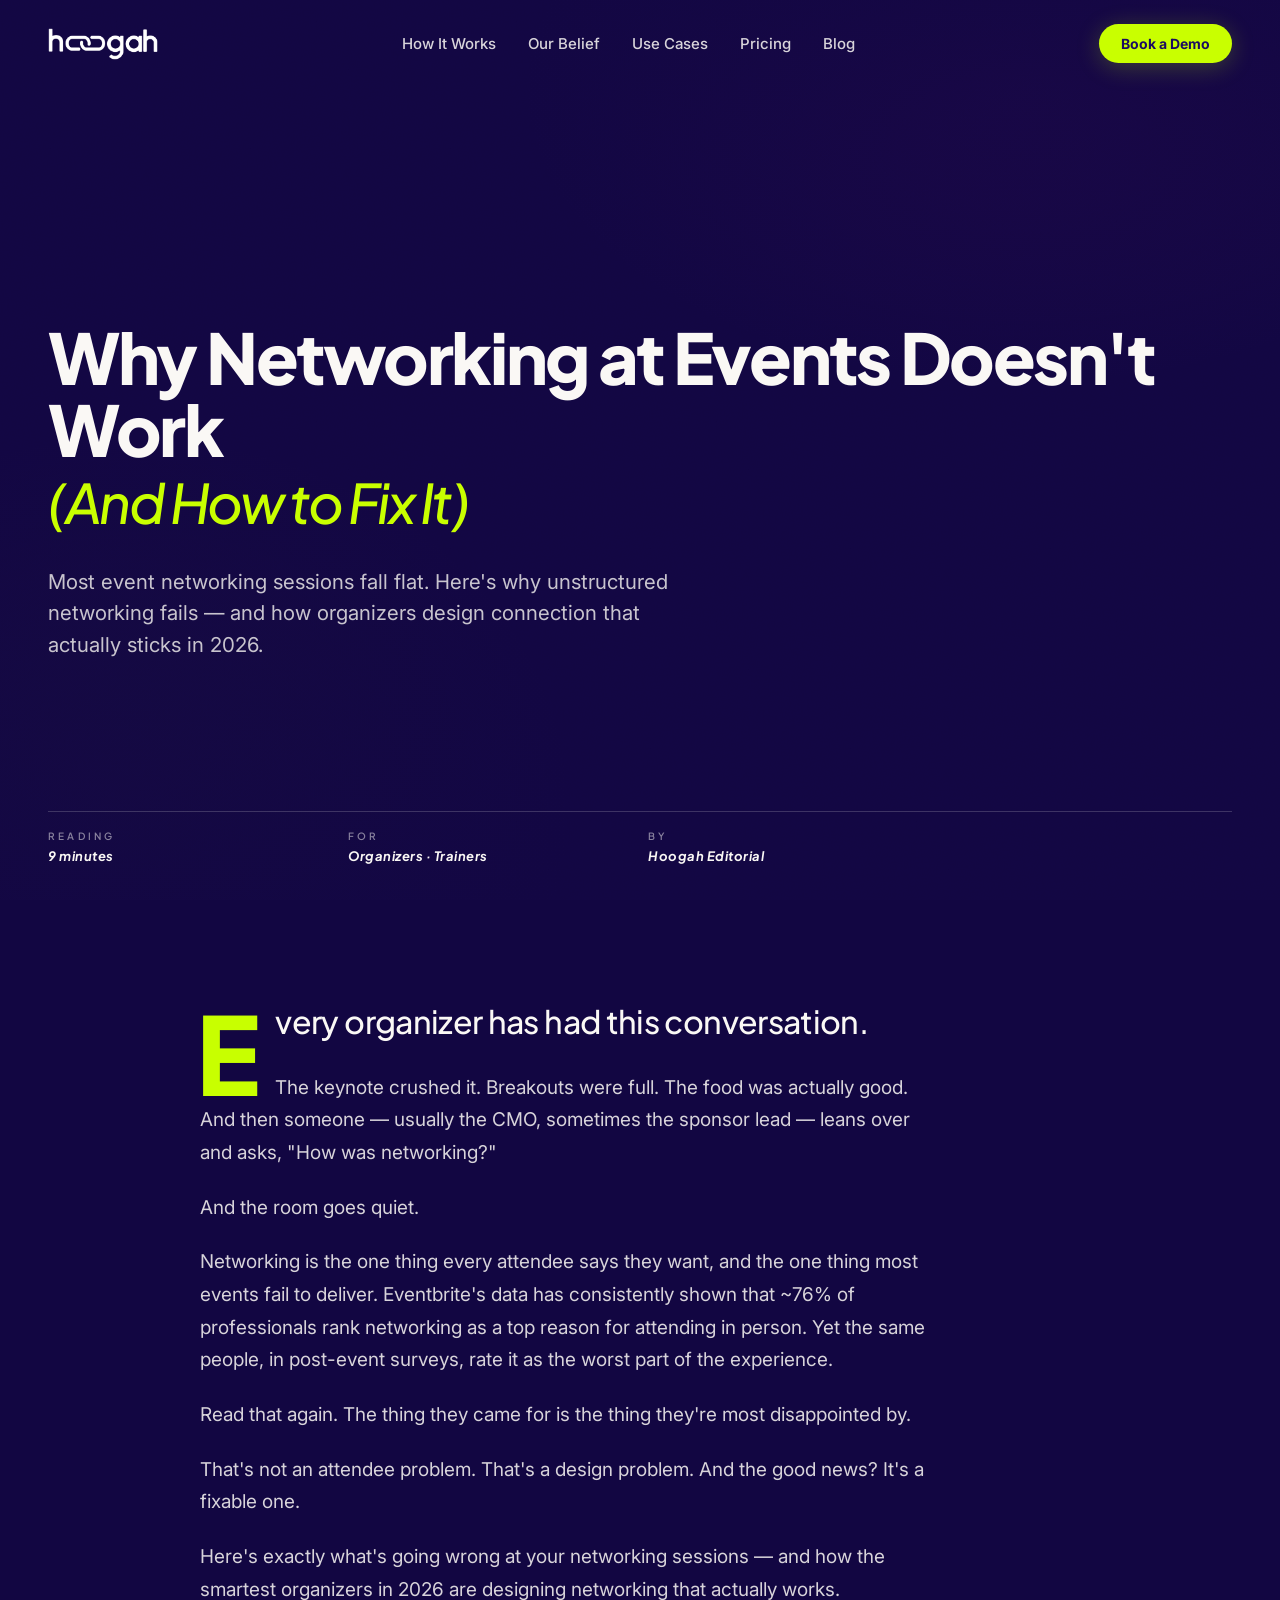
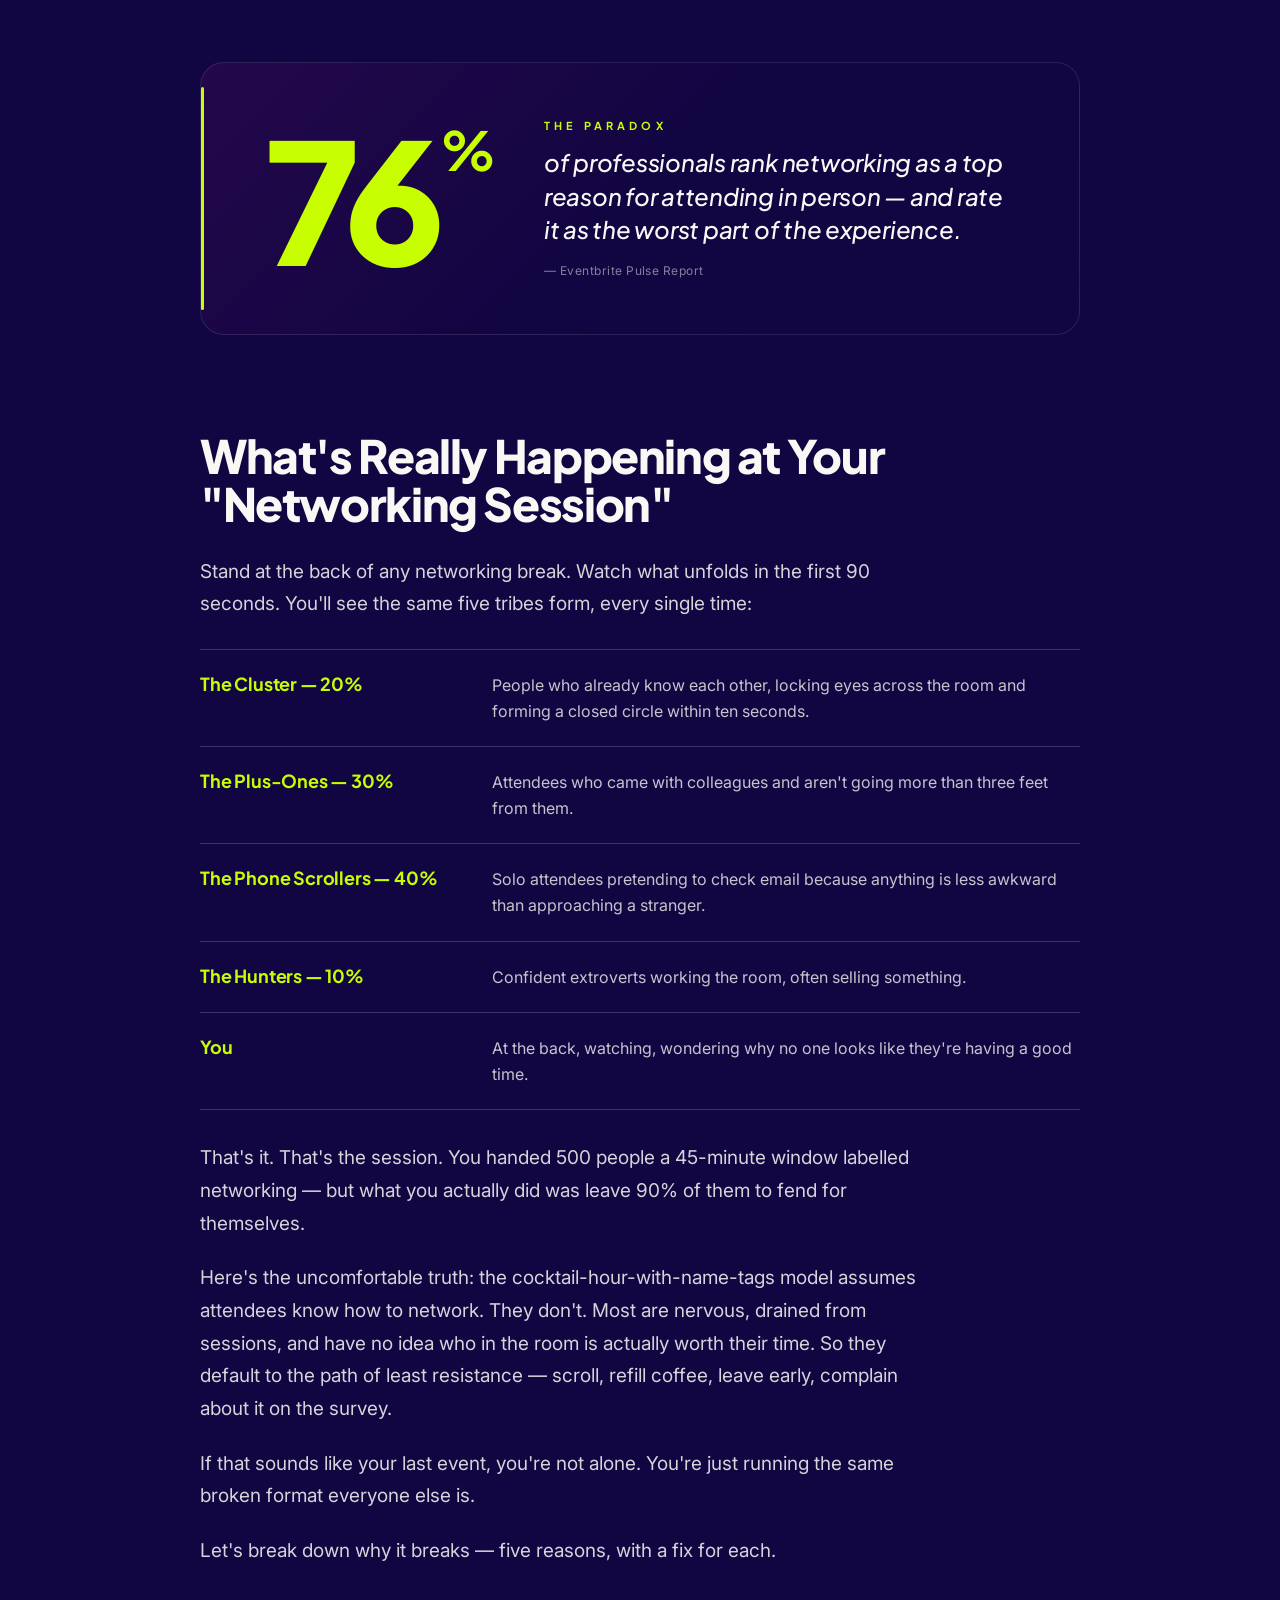
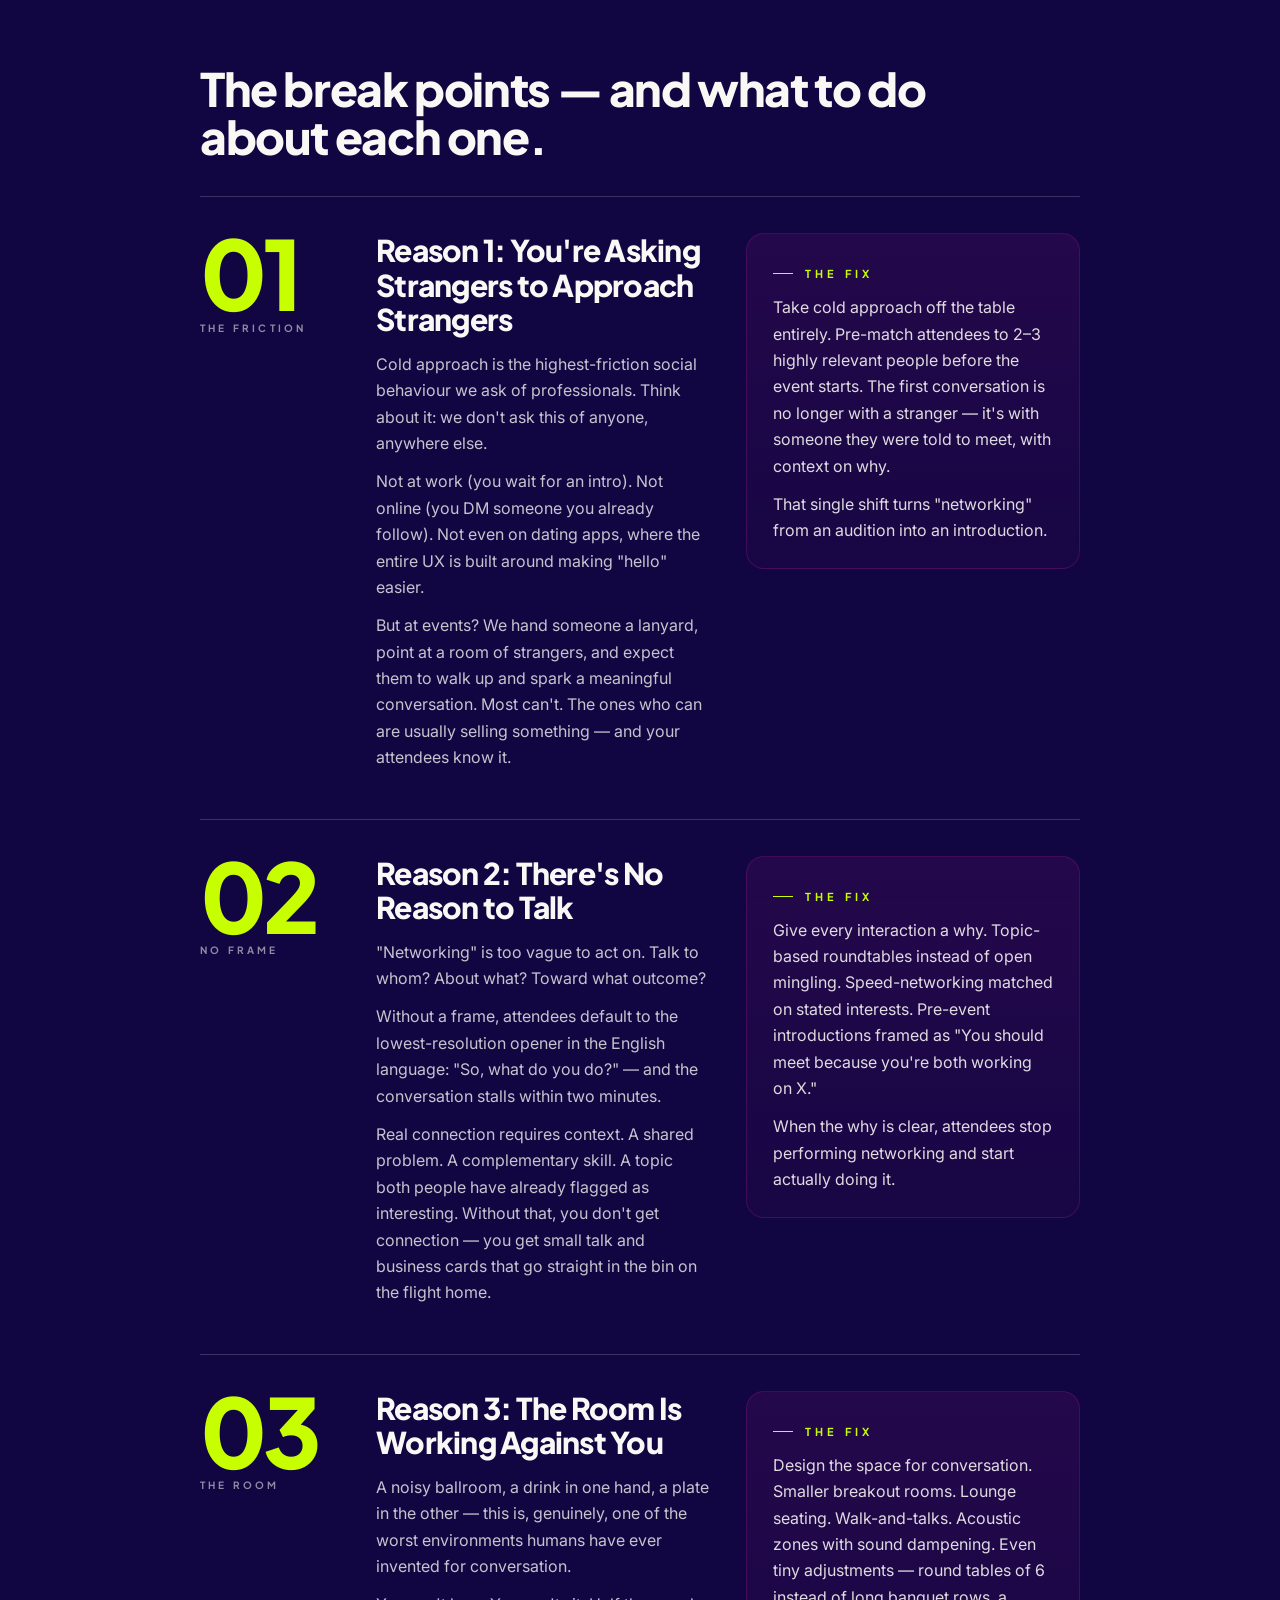
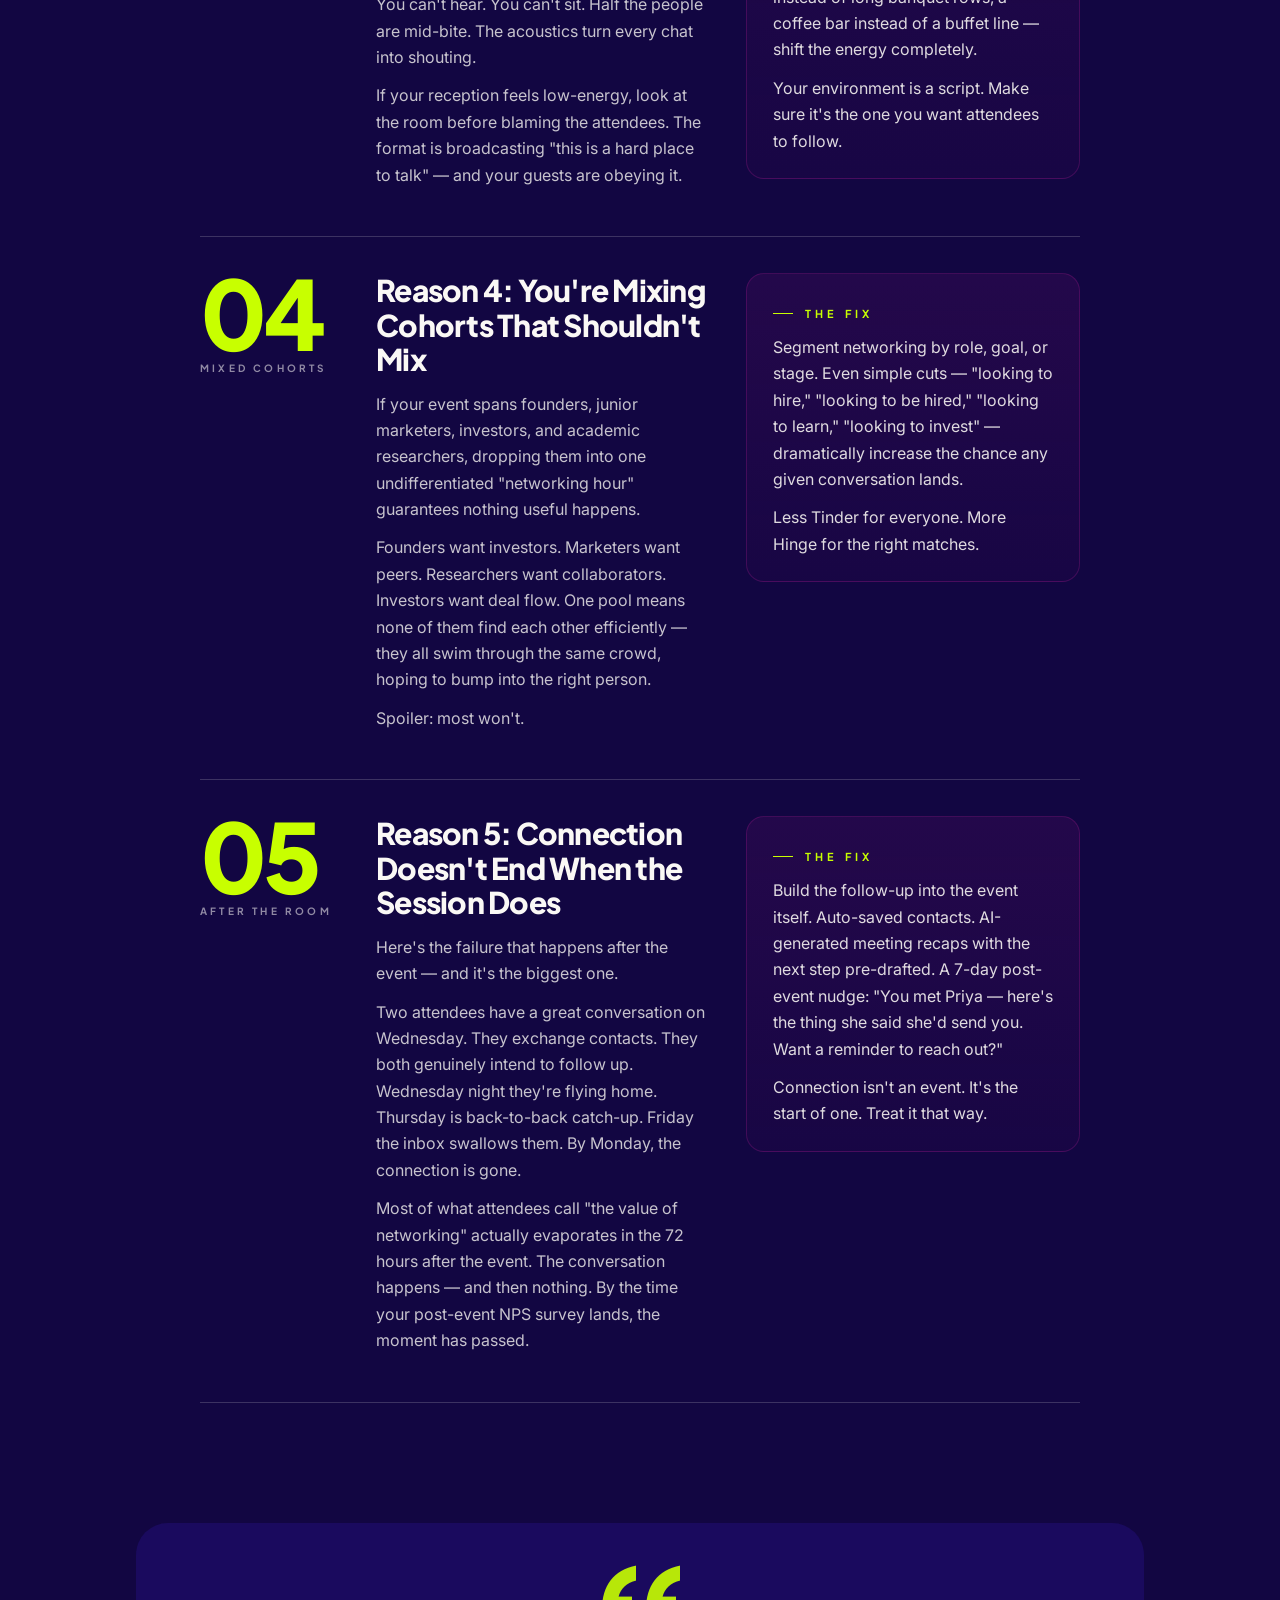
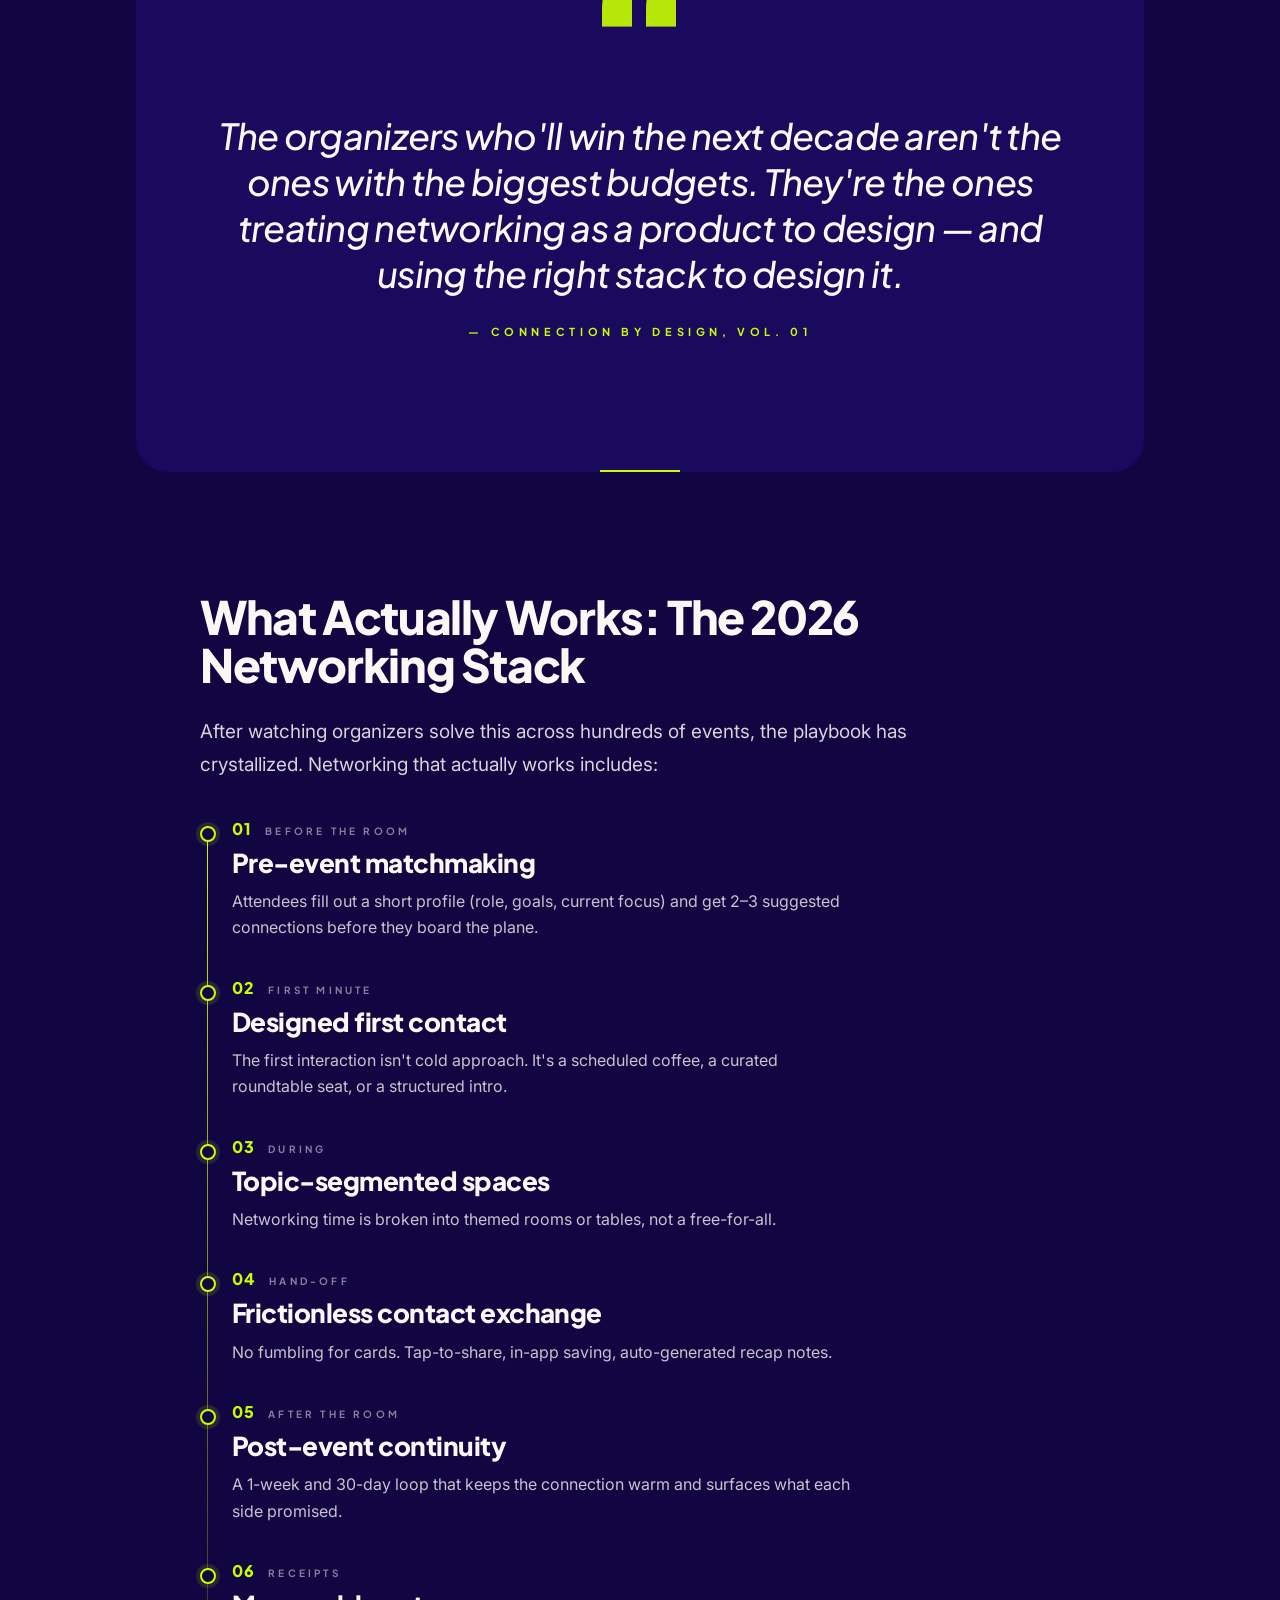
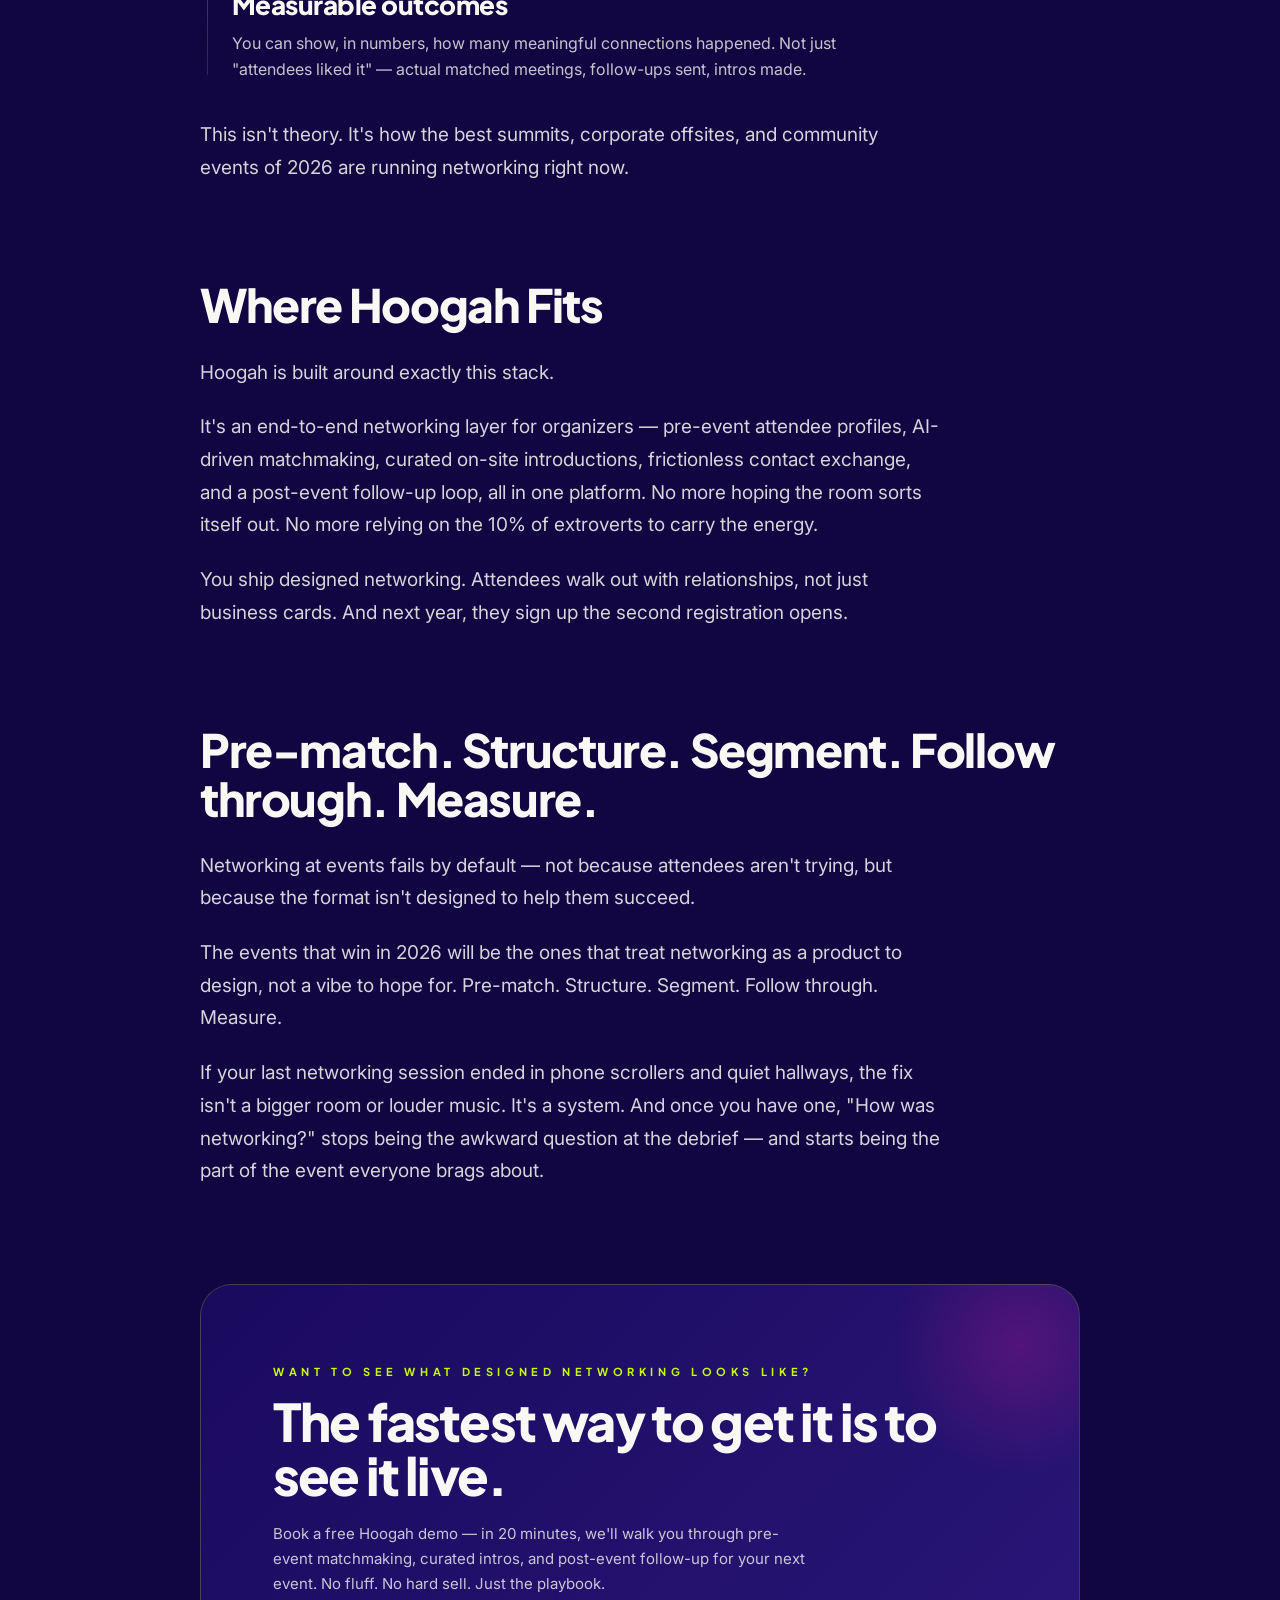
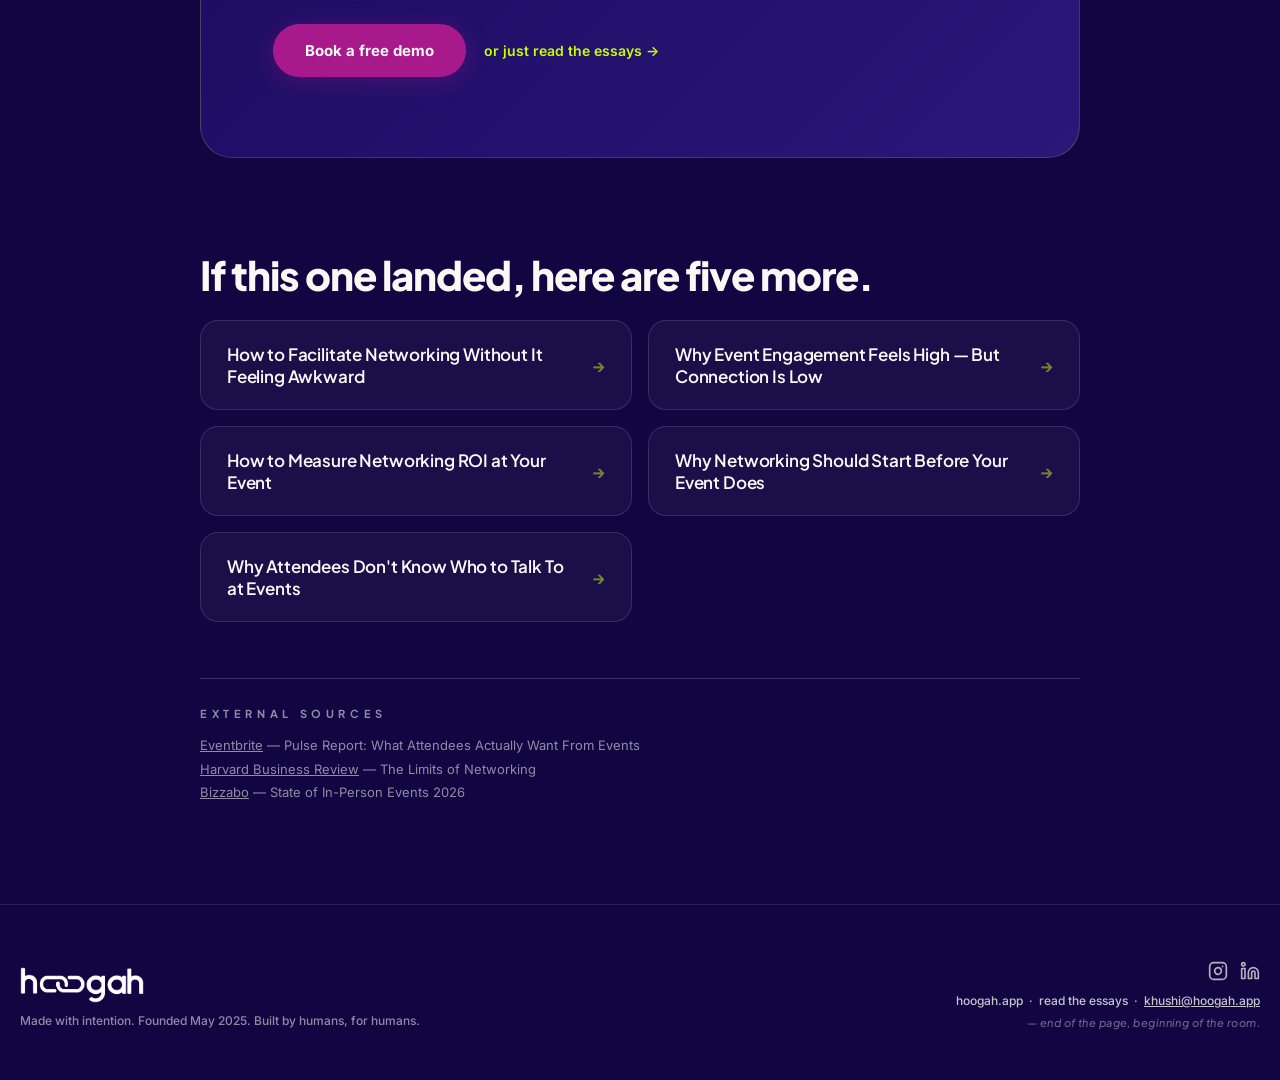
<file: blog-drafts/blog-v4-improve-networking-at-events.html>
<!doctype html>
<html lang="en">
<head>
<meta charset="utf-8">
<meta name="viewport" content="width=device-width, initial-scale=1">
<title>Why Networking at Events Doesn't Work (And How to Fix It) | Hoogah</title>
<link rel="canonical" href="https://hoogah.com/blog/improve-networking-at-events">
<meta name="description" content="Most event networking sessions fall flat. Here's why unstructured networking fails — and how organizers design connection that actually sticks in 2026.">
<link rel="preconnect" href="https://fonts.googleapis.com">
<link rel="preconnect" href="https://fonts.gstatic.com" crossorigin>
<link href="https://fonts.googleapis.com/css2?family=Inter:wght@400;500;600;700&family=Plus+Jakarta+Sans:wght@400;500;600;700;800&display=swap" rel="stylesheet">
<style>
  :root {
    --cream: #faf8f5;
    --navy: #1a0a5e;
    --navy-deep: #120642;
    --navy-soft: #2a1779;
    --magenta: #a8198b;
    --lime: #c8ff00;
    --font-body: 'Inter', system-ui, sans-serif;
    --font-display: 'Plus Jakarta Sans', system-ui, sans-serif;
  }
  *, *::before, *::after { box-sizing: border-box; }
  html { scroll-behavior: smooth; }
  body {
    margin: 0; background: var(--navy-deep); color: var(--cream);
    font-family: var(--font-body); -webkit-font-smoothing: antialiased;
    text-rendering: optimizeLegibility;
  }
  a { color: inherit; }
  img { display: block; max-width: 100%; }
  ::selection { background: var(--lime); color: var(--navy); }

  .grain { position: fixed; inset: 0; pointer-events: none; z-index: 999; opacity: .055; mix-blend-mode: overlay;
    background-image: url("data:image/svg+xml;utf8,<svg viewBox='0 0 200 200' xmlns='http://www.w3.org/2000/svg'><filter id='n'><feTurbulence type='fractalNoise' baseFrequency='0.85' numOctaves='2' stitchTiles='stitch'/><feColorMatrix values='0 0 0 0 1  0 0 0 0 1  0 0 0 0 1  0 0 0 0.6 0'/></filter><rect width='100%' height='100%' filter='url(%23n)'/></svg>");
    background-size: 200px 200px;
  }
  .read-progress { position: fixed; top: 0; left: 0; height: 2px; width: 0%; background: var(--lime); z-index: 100; transition: width .1s linear; box-shadow: 0 0 12px rgba(200,255,0,.5); }

  /* ===== NAV (dark) ===== */
  .nav { position: fixed; top: 0; inset-inline: 0; z-index: 50; transition: background .3s ease, box-shadow .3s ease; }
  .nav.scrolled { background: rgba(18,6,66,.85); backdrop-filter: blur(10px); box-shadow: 0 4px 24px rgba(0,0,0,.4); }
  .nav-row { max-width: 1440px; margin: 0 auto; padding: 16px 20px; display: flex; align-items: center; justify-content: space-between; }
  .nav-brand { display: block; line-height: 0; }
  .nav-brand img { display: block; height: 26px; width: auto; }
  @media (min-width: 1024px) { .nav-row { padding: 24px 48px; } .nav-brand img { height: 32px; } }
  .nav-links { display: none; gap: 32px; }
  @media (min-width: 1024px) { .nav-links { display: flex; } }
  .nav-links a { color: rgba(250,248,245,.85); text-decoration: none; font-size: 15px; font-weight: 500; transition: color .2s; }
  .nav-links a:hover { color: var(--lime); }
  .nav-cta { background: var(--lime); color: var(--navy); padding: 11px 22px; border-radius: 999px; font-weight: 700; font-size: 14px; border: 0; cursor: pointer; transition: transform .3s, box-shadow .3s; box-shadow: 0 4px 24px rgba(200,255,0,.22); font-family: var(--font-body); }
  .nav-cta:hover { transform: translateY(-2px); box-shadow: 0 12px 36px rgba(200,255,0,.32); }
  .nav-right { display: flex; align-items: center; gap: 12px; }
  .nav-burger { display: inline-flex; align-items: center; justify-content: center; height: 40px; width: 40px; border-radius: 999px; border: 1px solid rgba(250,248,245,.3); background: transparent; cursor: pointer; transition: background .2s; position: relative; z-index: 80; }
  .nav-burger:hover { background: rgba(250,248,245,.1); }
  .nav-burger span { display: block; width: 18px; height: 1.5px; background: var(--cream); position: relative; transition: background-color .15s ease; }
  .nav-burger span::before, .nav-burger span::after { content: ''; position: absolute; left: 0; width: 18px; height: 1.5px; background: var(--cream); transition: transform .3s cubic-bezier(.4,0,.2,1), top .3s cubic-bezier(.4,0,.2,1); }
  .nav-burger span::before { top: -6px; } .nav-burger span::after { top: 6px; }
  .nav-burger.is-open span { background-color: transparent; }
  .nav-burger.is-open span::before { top: 0; transform: rotate(45deg); }
  .nav-burger.is-open span::after { top: 0; transform: rotate(-45deg); }
  @media (min-width: 1024px) { .nav-burger { display: none; } }
  .nav-cta.mobile-hide { display: none; }
  @media (min-width: 1024px) { .nav-cta.mobile-hide { display: inline-flex; } }

  /* DRAWER (dark) */
  .nav-drawer-root { position: fixed; inset: 0; z-index: 70; pointer-events: none; visibility: hidden; }
  .nav-drawer-root.is-open { pointer-events: auto; visibility: visible; }
  .nav-drawer-backdrop { position: absolute; inset: 0; background: rgba(0,0,0,.6); opacity: 0; transition: opacity .3s ease-out; }
  .nav-drawer-root.is-open .nav-drawer-backdrop { opacity: 1; }
  .nav-drawer { position: absolute; top: 0; left: 0; height: 100svh; width: 280px; max-width: 85vw; background: var(--navy); box-shadow: 16px 0 40px rgba(0,0,0,.4); padding: 88px 22px 32px; display: flex; flex-direction: column; transform: translateX(-100%); transition: transform .4s ease-out; }
  .nav-drawer-root.is-open .nav-drawer { transform: translateX(0); }
  .nav-drawer a.link { display: block; padding: 14px 0; border-bottom: 1px solid rgba(250,248,245,.1); font-family: var(--font-display); font-weight: 600; font-size: 18px; color: var(--cream); text-decoration: none; transition: color .2s; }
  .nav-drawer a.link:hover { color: var(--lime); }
  .nav-drawer .drawer-cta { margin-top: 22px; align-self: flex-start; background: var(--lime); color: var(--navy); border: 0; cursor: pointer; padding: 13px 24px; border-radius: 999px; font-family: var(--font-body); font-weight: 700; font-size: 14px; }
  body.drawer-open { overflow: hidden; }

  /* ===== HERO (photo + dark gradient overlay) — tablet/mobile baseline matches V1/V2 ===== */
  .hero {
    position: relative; isolation: isolate; min-height: 100svh; padding: 130px 20px 80px;
    display: flex; flex-direction: column; justify-content: center;
    background-color: var(--navy-deep);
    overflow: hidden;
  }
  @media (min-width: 1024px) { .hero { padding: 150px 48px 100px; } }
  .hero::before {
    content: ''; position: absolute; inset: 0; z-index: -2;
    background-image: url('https://images.unsplash.com/photo-1540575467063-178a50c2df87?auto=format&fit=crop&w=2400&q=80');
    background-size: cover; background-position: center;
    filter: grayscale(.25) contrast(1.05);
  }
  .hero::after {
    content: ''; position: absolute; inset: 0; z-index: -1;
    background:
      linear-gradient(180deg, rgba(18,6,66,.94) 0%, rgba(18,6,66,.76) 45%, rgba(18,6,66,.96) 100%),
      radial-gradient(60% 50% at 80% 10%, rgba(168,25,139,.32) 0%, transparent 65%),
      radial-gradient(50% 60% at 10% 90%, rgba(200,255,0,.10) 0%, transparent 70%);
    pointer-events: none;
  }
  .hero-inner { position: relative; width: 100%; max-width: 1240px; margin: 0 auto; }
  .hero-kicker { display: inline-flex; align-items: center; gap: 14px; font-family: var(--font-display); font-weight: 700; font-size: 11px; letter-spacing: .42em; text-transform: uppercase; color: var(--lime); }
  .hero-kicker::before { content: ''; width: 40px; height: 1px; background: var(--lime); }
  .hero h1 {
    margin: 32px 0 0; font-family: var(--font-display); font-weight: 800;
    font-size: 70px; line-height: 1.02; letter-spacing: -.035em;
    color: var(--cream); max-width: 100%;
  }
  .hero h1 em { font-style: italic; font-weight: 500; color: var(--lime); display: block; margin-top: 10px; font-size: 78%; }
  .hero-sub { margin: 36px 0 0; max-width: 660px; font-size: clamp(17px, 1.6vw, 22px); line-height: 1.55; color: rgba(250,248,245,.78); }
  .hero-meta {
    position: absolute; left: 20px; right: 20px; bottom: 28px;
    display: grid; grid-template-columns: 1fr 1fr; gap: 16px;
    padding-top: 18px; border-top: 1px solid rgba(250,248,245,.18);
    font-family: var(--font-display); font-size: 10px; font-weight: 600;
    letter-spacing: .32em; text-transform: uppercase; color: rgba(250,248,245,.5);
  }
  @media (min-width: 1024px) { .hero-meta { left: 48px; right: 48px; bottom: 36px; grid-template-columns: 1fr 1fr 1fr 1fr; } }
  .hero-meta b { display: block; margin-top: 6px; font-weight: 700; font-size: 13px; letter-spacing: .04em; text-transform: none; color: var(--cream); font-family: var(--font-display); font-style: italic; }

  /* ===== ARTICLE (dark) — tablet/mobile baseline matches V1/V2 ===== */
  .article { background: var(--navy-deep); padding: 56px 20px 80px; }
  @media (min-width: 1024px) { .article { padding: 100px 48px 100px; } }
  .article-inner { max-width: 880px; margin: 0 auto; }

  .prose p { font-size: 19px; line-height: 1.72; color: rgba(250,248,245,.85); margin: 0 0 22px; font-family: var(--font-body); max-width: 740px; }
  .prose p strong { color: var(--cream); font-weight: 600; }
  .lede { font-family: var(--font-display); font-weight: 500; font-size: clamp(24px, 2.6vw, 32px); line-height: 1.36; color: var(--cream); letter-spacing: -.02em; margin: 0 0 28px; max-width: 760px; }
  .lede::first-letter { float: left; font-family: var(--font-display); font-weight: 800; font-size: 108px; line-height: .82; margin: 8px 16px 0 -4px; color: var(--lime); }

  /* SECTION HEAD */
  .section { margin-top: 64px; }
  @media (min-width: 1024px) { .section { margin-top: 96px; } }
  .section-eyebrow { display: flex; align-items: center; gap: 14px; margin-bottom: 22px; }
  .section-eyebrow span { width: 40px; height: 1px; background: var(--lime); }
  .section-eyebrow b { font-family: var(--font-display); font-weight: 700; font-size: 11px; letter-spacing: .38em; text-transform: uppercase; color: var(--lime); }
  .section h2 {
    margin: 0 0 28px; font-family: var(--font-display); font-weight: 800;
    font-size: 46px; line-height: 1.05; letter-spacing: -.03em; color: var(--cream);
    max-width: 860px;
  }

  /* BIG STAT — lime numeral on dark with side bar */
  .stat {
    margin: 56px 0; padding: 44px 32px;
    background: linear-gradient(135deg, rgba(168,25,139,.12) 0%, rgba(26,10,94,0) 50%);
    border: 1px solid rgba(250,248,245,.1); border-radius: 24px;
    position: relative;
    display: grid; grid-template-columns: 1fr; gap: 22px;
  }
  @media (min-width: 768px) { .stat { padding: 56px 64px; grid-template-columns: auto 1fr; gap: 56px; align-items: center; } }
  .stat::before { content: ''; position: absolute; left: 0; top: 24px; bottom: 24px; width: 3px; background: var(--lime); border-radius: 4px; }
  .stat .big { font-family: var(--font-display); font-weight: 800; font-size: clamp(96px, 14vw, 168px); line-height: .85; letter-spacing: -.05em; color: var(--lime); }
  .stat .big sup { font-size: 32%; font-weight: 700; vertical-align: top; margin-left: 4px; color: var(--lime); }
  .stat .ctx b { display: block; font-family: var(--font-display); font-weight: 700; font-size: 11px; letter-spacing: .38em; text-transform: uppercase; color: var(--lime); margin-bottom: 14px; }
  .stat .ctx p { margin: 0; font-family: var(--font-display); font-style: italic; font-weight: 500; font-size: clamp(18px, 2vw, 24px); line-height: 1.4; color: var(--cream); letter-spacing: -.01em; }
  .stat .ctx .src { display: block; margin-top: 16px; font-family: var(--font-body); font-style: normal; font-size: 12px; letter-spacing: .04em; color: rgba(250,248,245,.5); }

  /* TRIBES — side-by-side label / desc */
  .tribes { margin: 28px 0 0; padding: 0; list-style: none; border-top: 1px solid rgba(250,248,245,.18); }
  .tribes li {
    display: grid; grid-template-columns: 1fr; gap: 8px;
    padding: 22px 0; border-bottom: 1px solid rgba(250,248,245,.18);
  }
  @media (min-width: 640px) { .tribes li { grid-template-columns: 260px 1fr; gap: 32px; align-items: baseline; } }
  .tribes .role { font-family: var(--font-display); font-weight: 700; font-size: 18px; color: var(--lime); letter-spacing: -.01em; }
  .tribes .desc { font-size: 16px; line-height: 1.6; color: rgba(250,248,245,.78); }

  /* PROBLEM/FIX GRID — 5 reasons */
  .reasons { margin-top: 36px; }
  .reason {
    display: grid; grid-template-columns: 1fr; gap: 18px;
    padding: 36px 0; border-top: 1px solid rgba(250,248,245,.18);
  }
  .reason:last-child { border-bottom: 1px solid rgba(250,248,245,.18); }
  @media (min-width: 768px) { .reason { grid-template-columns: 140px minmax(0, 1fr) minmax(0, 1fr); gap: 36px; align-items: start; } }
  .reason-num { display: flex; align-items: baseline; gap: 16px; }
  @media (min-width: 768px) { .reason-num { flex-direction: column; align-items: flex-start; gap: 10px; } }
  .reason-num .n { font-family: var(--font-display); font-weight: 800; font-size: clamp(64px, 8vw, 96px); line-height: .82; letter-spacing: -.04em; color: var(--lime); }
  .reason-num .lbl { font-family: var(--font-display); font-weight: 700; font-size: 10px; letter-spacing: .32em; text-transform: uppercase; color: rgba(250,248,245,.55); }
  .reason-problem h3 { margin: 0 0 14px; font-family: var(--font-display); font-weight: 800; font-size: clamp(22px, 2.4vw, 30px); line-height: 1.15; letter-spacing: -.025em; color: var(--cream); }
  .reason-problem p { margin: 0 0 12px; font-size: 16px; line-height: 1.65; color: rgba(250,248,245,.78); }
  .reason-fix {
    background: linear-gradient(180deg, rgba(168,25,139,.12) 0%, rgba(168,25,139,.04) 100%);
    border: 1px solid rgba(168,25,139,.28);
    border-radius: 18px; padding: 24px 26px;
  }
  .reason-fix .tag { display: inline-flex; align-items: center; gap: 12px; font-family: var(--font-display); font-weight: 700; font-size: 11px; letter-spacing: .38em; text-transform: uppercase; color: var(--lime); margin-bottom: 14px; }
  .reason-fix .tag::before { content: ''; width: 20px; height: 1px; background: var(--lime); }
  .reason-fix p { margin: 0 0 12px; font-size: 16px; line-height: 1.65; color: rgba(250,248,245,.88); }
  .reason-fix p:last-child { margin-bottom: 0; }

  /* FULL-BLEED PULLQUOTE */
  .pullquote-bleed {
    margin: 64px 0; padding: 56px 22px;
    background: var(--navy); position: relative; overflow: hidden; border-radius: 24px;
  }
  @media (min-width: 1024px) { .pullquote-bleed { margin: 120px -64px; padding: 110px 48px; border-radius: 32px; } }
  .pullquote-bleed::before {
    content: '\201C'; position: absolute; top: 12px; left: 50%; transform: translateX(-50%);
    font-family: var(--font-display); font-weight: 800; font-size: 200px; line-height: 1; color: var(--lime); opacity: .9;
  }
  .pullquote-bleed::after {
    content: ''; position: absolute; bottom: 0; left: 50%; transform: translateX(-50%);
    width: 80px; height: 2px; background: var(--lime);
  }
  .pullquote-bleed p {
    margin: 80px auto 0; max-width: 880px;
    font-family: var(--font-display); font-style: italic; font-weight: 500;
    font-size: 36px; line-height: 1.28; color: var(--cream); letter-spacing: -.02em;
    text-align: center;
  }
  .pullquote-bleed cite { display: block; text-align: center; margin: 28px auto 24px; font-style: normal; font-family: var(--font-display); font-weight: 700; font-size: 11px; letter-spacing: .42em; text-transform: uppercase; color: var(--lime); }

  /* TIMELINE — for The Stack */
  .timeline { margin-top: 36px; position: relative; padding-left: 32px; }
  .timeline::before { content: ''; position: absolute; left: 7px; top: 8px; bottom: 8px; width: 1px; background: linear-gradient(180deg, var(--lime), rgba(200,255,0,.15)); }
  .tl-step { position: relative; padding: 0 0 36px; }
  .tl-step:last-child { padding-bottom: 0; }
  .tl-step::before {
    content: ''; position: absolute; left: -32px; top: 8px; width: 16px; height: 16px; border-radius: 50%;
    background: var(--navy-deep); border: 2px solid var(--lime); box-shadow: 0 0 0 4px rgba(200,255,0,.12);
  }
  .tl-step .num { display: inline-flex; align-items: baseline; gap: 14px; margin-bottom: 8px; }
  .tl-step .num .n { font-family: var(--font-display); font-weight: 800; font-size: 16px; color: var(--lime); letter-spacing: .04em; }
  .tl-step .num .lbl { font-family: var(--font-display); font-weight: 700; font-size: 10px; letter-spacing: .32em; text-transform: uppercase; color: rgba(250,248,245,.5); }
  .tl-step h4 { margin: 0 0 10px; font-family: var(--font-display); font-weight: 800; font-size: clamp(20px, 2.2vw, 26px); line-height: 1.2; letter-spacing: -.02em; color: var(--cream); }
  .tl-step p { margin: 0; font-size: 16px; line-height: 1.65; color: rgba(250,248,245,.78); max-width: 620px; }

  /* INVITATION */
  .invitation {
    margin-top: 56px; padding: 40px 24px;
    background: linear-gradient(135deg, var(--navy) 0%, var(--navy-soft) 100%);
    border: 1px solid rgba(200,255,0,.2);
    border-radius: 32px; position: relative; overflow: hidden;
  }
  @media (min-width: 1024px) { .invitation { margin-top: 96px; padding: 80px 72px; } }
  .invitation::before {
    content: ''; position: absolute; right: -80px; top: -80px; width: 280px; height: 280px;
    background: radial-gradient(circle, rgba(168,25,139,.35) 0%, transparent 65%);
  }
  .invitation .tag { position: relative; font-family: var(--font-display); font-weight: 700; font-size: 11px; letter-spacing: .42em; text-transform: uppercase; color: var(--lime); margin: 0 0 16px; }
  .invitation h3 { position: relative; margin: 0 0 20px; font-family: var(--font-display); font-weight: 800; font-size: clamp(28px, 4.4vw, 52px); line-height: 1.04; letter-spacing: -.035em; color: var(--cream); max-width: 720px; }
  .invitation p { position: relative; margin: 0 0 28px; font-size: 15px; line-height: 1.65; color: rgba(250,248,245,.78); max-width: 540px; }
  .invitation .actions { position: relative; display: flex; flex-wrap: wrap; gap: 18px; align-items: center; }
  .btn-magenta { background: var(--magenta); color: var(--cream); border: 0; cursor: pointer; padding: 17px 32px; border-radius: 999px; font-family: var(--font-body); font-weight: 700; font-size: 15px; box-shadow: 0 4px 24px rgba(168,25,139,.32); transition: transform .3s, box-shadow .3s, filter .3s; }
  .btn-magenta:hover { transform: translateY(-3px); filter: brightness(1.08); box-shadow: 0 14px 44px rgba(168,25,139,.5); }
  .link-lime { color: var(--lime); font-family: var(--font-body); font-size: 14px; font-weight: 600; text-decoration: none; }
  .link-lime:hover { filter: brightness(1.1); }

  /* FURTHER READING — dark cards */
  .further { margin-top: 56px; }
  @media (min-width: 1024px) { .further { margin-top: 96px; } }
  .further .section-eyebrow { margin-bottom: 22px; }
  .further h3 { margin: 0 0 24px; font-family: var(--font-display); font-weight: 800; font-size: clamp(28px, 3.4vw, 40px); line-height: 1.05; letter-spacing: -.025em; color: var(--cream); }
  .further ul { list-style: none; padding: 0; margin: 0; display: grid; grid-template-columns: 1fr; gap: 12px; }
  @media (min-width: 768px) { .further ul { grid-template-columns: 1fr 1fr; gap: 16px; } }
  .further li {
    padding: 22px 26px; background: rgba(250,248,245,.04);
    border: 1px solid rgba(250,248,245,.12); border-radius: 18px;
    font-family: var(--font-display); font-weight: 600; font-size: 17px;
    color: var(--cream); letter-spacing: -.01em; cursor: pointer;
    display: flex; align-items: center; justify-content: space-between; gap: 16px;
    transition: background .25s, border-color .25s, transform .25s;
  }
  .further li:hover { background: rgba(200,255,0,.08); border-color: rgba(200,255,0,.4); transform: translateY(-3px); }
  .further li::after { content: '→'; color: var(--lime); opacity: .5; transition: opacity .25s, transform .25s; font-weight: 700; }
  .further li:hover::after { opacity: 1; transform: translateX(4px); }

  /* SOURCES */
  .sources { margin-top: 56px; padding-top: 28px; border-top: 1px solid rgba(250,248,245,.18); }
  .sources .lbl { font-family: var(--font-display); font-weight: 700; font-size: 11px; letter-spacing: .42em; text-transform: uppercase; color: rgba(250,248,245,.55); margin-bottom: 14px; }
  .sources ul { list-style: none; padding: 0; margin: 0; }
  .sources li { font-size: 13px; line-height: 1.8; color: rgba(250,248,245,.55); font-family: var(--font-body); }

  /* AUTHOR SIGNOFF — dark card */
  .signoff { margin-top: 56px; padding: 28px 22px; background: rgba(250,248,245,.04); border: 1px solid rgba(250,248,245,.12); border-radius: 24px; display: grid; grid-template-columns: 1fr; gap: 22px; }
  @media (min-width: 640px) { .signoff { grid-template-columns: 96px minmax(0, 1fr); gap: 32px; padding: 40px 36px; } }
  @media (min-width: 1024px) { .signoff { margin-top: 72px; padding: 48px 56px; } }
  .signoff .avatar { width: 96px; height: 96px; border-radius: 50%; overflow: hidden; background: var(--navy); box-shadow: 0 8px 24px rgba(0,0,0,.4); border: 1px solid rgba(200,255,0,.3); }
  .signoff .avatar img { width: 100%; height: 100%; object-fit: cover; }
  .signoff .end-mark { font-family: var(--font-display); font-size: 20px; color: var(--lime); letter-spacing: .42em; margin-bottom: 16px; }
  .signoff .end-mark::before { content: '✱  ✱  ✱'; }
  .signoff h4 { margin: 0 0 6px; font-family: var(--font-display); font-weight: 700; font-size: 22px; color: var(--cream); letter-spacing: -.015em; }
  .signoff .role { font-family: var(--font-display); font-size: 11px; font-weight: 700; letter-spacing: .32em; text-transform: uppercase; color: var(--lime); margin: 0 0 16px; }
  .signoff .bio { font-family: var(--font-body); font-size: 14px; line-height: 1.7; color: rgba(250,248,245,.7); margin: 0; max-width: 540px; }
  .signoff .signature { margin-top: 14px; font-family: var(--font-display); font-style: italic; font-size: 17px; color: var(--cream); }

  /* FOOTER (dark) */
  .site-footer { background: var(--navy-deep); padding: 30px 20px; border-top: 1px solid rgba(250,248,245,.1); }
  .site-footer-inner { max-width: 1240px; margin: 0 auto; display: grid; grid-template-columns: 1fr; gap: 18px; align-items: end; }
  @media (min-width: 768px) { .site-footer-inner { grid-template-columns: 1fr 1fr; } .site-footer .right { text-align: right; } }
  @media (min-width: 1024px) { .site-footer { padding: 56px 20px 40px; } }
  .site-footer .brand img { display: block; height: 36px; width: auto; }
  .site-footer .meta { margin-top: 10px; font-size: 12px; font-weight: 500; color: rgba(250,248,245,.55); }
  .site-footer .right { font-size: 12px; font-weight: 500; color: rgba(250,248,245,.78); }
  .site-footer .end { margin-top: 8px; font-family: var(--font-display); font-style: italic; font-size: 11px; letter-spacing: .04em; color: rgba(250,248,245,.4); }
  .site-footer .socials { margin-bottom: 12px; display: flex; gap: 12px; }
  @media (min-width: 768px) { .site-footer .socials { justify-content: flex-end; } }
  .site-footer .socials a { color: rgba(250,248,245,.7); transition: color .2s; line-height: 0; }
  .site-footer .socials a:hover { color: var(--lime); }
  .site-footer .socials svg { width: 20px; height: 20px; }

  /* MOBILE — matches V1/V2 trimmed values */
  @media (max-width: 767px) {
    .hero { padding: 110px 18px 60px; }
    .hero-inner { max-width: 100%; }
    .hero h1 { font-size: 40px; line-height: 1.05; }
    .section h2 { font-size: 30px; line-height: 1.1; }
    .hero-meta { bottom: 22px; left: 18px; right: 18px; }
    .article { padding: 48px 18px 56px; }
    .section { margin-top: 48px; }
    .stat { padding: 32px 22px; margin: 40px 0; }
    .stat .big { font-size: 88px; }
    .pullquote-bleed { padding: 48px 20px; margin: 48px 0; }
    .pullquote-bleed::before { font-size: 96px; top: 8px; }
    .pullquote-bleed p { font-size: 22px; margin-top: 48px; }
    .invitation { padding: 36px 22px; margin-top: 48px; }
    .signoff { padding: 28px 20px; margin-top: 48px; }
    .further { margin-top: 48px; }
    .sources { margin-top: 40px; padding-top: 26px; }
  }

  /* H1 + H2 tablet-only override (768–1023px) */
  @media (min-width: 768px) and (max-width: 1023px) {
    .hero { padding-top: 100px; }
    .hero h1 { font-size: 44px; line-height: 1.06; }
    .section h2 { font-size: 34px; line-height: 1.1; }
  }

  /* Hide section eyebrows */
  .section-eyebrow { display: none; }
</style>
</head>
<body>

<div class="grain" aria-hidden="true"></div>
<div class="read-progress" id="read-progress" aria-hidden="true"></div>

<header class="nav" id="nav">
  <div class="nav-row">
    <a href="/" class="nav-brand" aria-label="Hoogah home">
      <img src="../images/brand/logo-white-tight.png" alt="Hoogah">
    </a>
    <nav class="nav-links">
      <a href="#how-it-works">How It Works</a>
      <a href="#origin">Our Belief</a>
      <a href="#use-cases">Use Cases</a>
      <a href="#pricing">Pricing</a>
      <a href="#blog">Blog</a>
    </nav>
    <div class="nav-right">
      <button class="nav-cta mobile-hide" type="button" onclick="window.location.href='mailto:khushi@hoogah.app?subject=Hoogah%20Demo'">Book a Demo</button>
      <button class="nav-burger" id="nav-burger" type="button" aria-label="Open menu" aria-expanded="false" aria-controls="nav-drawer"><span></span></button>
    </div>
  </div>
</header>

<div class="nav-drawer-root" id="nav-drawer-root" aria-hidden="true">
  <div class="nav-drawer-backdrop" id="nav-drawer-backdrop"></div>
  <aside class="nav-drawer" id="nav-drawer" role="dialog" aria-label="Site menu">
    <a href="#how-it-works" class="link">How It Works</a>
    <a href="#origin" class="link">Our Belief</a>
    <a href="#use-cases" class="link">Use Cases</a>
    <a href="#pricing" class="link">Pricing</a>
    <a href="#blog" class="link">Blog</a>
    <button class="drawer-cta" type="button" onclick="window.location.href='mailto:khushi@hoogah.app?subject=Hoogah%20Demo'">Book a Demo</button>
  </aside>
</div>

<!-- HERO -->
<section class="hero">
  <div class="hero-inner">
    <h1>Why Networking at Events Doesn't Work <em>(And How to Fix It)</em></h1>
    <p class="hero-sub">Most event networking sessions fall flat. Here's why unstructured networking fails — and how organizers design connection that actually sticks in 2026.</p>
  </div>
  <div class="hero-meta">
    <div>Reading<b>9 minutes</b></div>
    <div>For<b>Organizers · Trainers</b></div>
    <div>By<b>Hoogah Editorial</b></div>
  </div>
</section>

<!-- ARTICLE -->
<main class="article">
  <div class="article-inner">

    <p class="lede">Every organizer has had this conversation.</p>

    <div class="prose">
      <p>The keynote crushed it. Breakouts were full. The food was actually good. And then someone — usually the CMO, sometimes the sponsor lead — leans over and asks, "How was networking?"</p>
      <p>And the room goes quiet.</p>
      <p>Networking is the one thing every attendee says they want, and the one thing most events fail to deliver. Eventbrite's data has consistently shown that ~76% of professionals rank networking as a top reason for attending in person. Yet the same people, in post-event surveys, rate it as the worst part of the experience.</p>
      <p>Read that again. The thing they came for is the thing they're most disappointed by.</p>
      <p>That's not an attendee problem. That's a design problem. And the good news? It's a fixable one.</p>
      <p>Here's exactly what's going wrong at your networking sessions — and how the smartest organizers in 2026 are designing networking that actually works.</p>
    </div>

    <!-- BIG STAT -->
    <figure class="stat">
      <div class="big">76<sup>%</sup></div>
      <figcaption class="ctx">
        <b>The Paradox</b>
        <p>of professionals rank networking as a top reason for attending in person — and rate it as the worst part of the experience.</p>
        <span class="src">— Eventbrite Pulse Report</span>
      </figcaption>
    </figure>

    <!-- DIAGNOSIS -->
    <div class="section">
      <div class="section-eyebrow"><span></span><b>The Diagnosis</b></div>
      <h2>What's Really Happening at Your "Networking Session"</h2>

      <div class="prose">
        <p>Stand at the back of any networking break. Watch what unfolds in the first 90 seconds. You'll see the same five tribes form, every single time:</p>
      </div>

      <ul class="tribes">
        <li><div class="role">The Cluster — 20%</div><div class="desc">People who already know each other, locking eyes across the room and forming a closed circle within ten seconds.</div></li>
        <li><div class="role">The Plus-Ones — 30%</div><div class="desc">Attendees who came with colleagues and aren't going more than three feet from them.</div></li>
        <li><div class="role">The Phone Scrollers — 40%</div><div class="desc">Solo attendees pretending to check email because anything is less awkward than approaching a stranger.</div></li>
        <li><div class="role">The Hunters — 10%</div><div class="desc">Confident extroverts working the room, often selling something.</div></li>
        <li><div class="role">You</div><div class="desc">At the back, watching, wondering why no one looks like they're having a good time.</div></li>
      </ul>

      <div class="prose" style="margin-top: 32px;">
        <p>That's it. That's the session. You handed 500 people a 45-minute window labelled networking — but what you actually did was leave 90% of them to fend for themselves.</p>
        <p>Here's the uncomfortable truth: the cocktail-hour-with-name-tags model assumes attendees know how to network. They don't. Most are nervous, drained from sessions, and have no idea who in the room is actually worth their time. So they default to the path of least resistance — scroll, refill coffee, leave early, complain about it on the survey.</p>
        <p>If that sounds like your last event, you're not alone. You're just running the same broken format everyone else is.</p>
        <p>Let's break down why it breaks — five reasons, with a fix for each.</p>
      </div>
    </div>

    <!-- FIVE REASONS — problem/fix grid -->
    <div class="section">
      <div class="section-eyebrow"><span></span><b>Five Reasons · Five Fixes</b></div>
      <h2>The break points — and what to do about each one.</h2>

      <div class="reasons">
        <article class="reason">
          <div class="reason-num"><div class="n">01</div><div class="lbl">The Friction</div></div>
          <div class="reason-problem">
            <h3>Reason 1: You're Asking Strangers to Approach Strangers</h3>
            <p>Cold approach is the highest-friction social behaviour we ask of professionals. Think about it: we don't ask this of anyone, anywhere else.</p>
            <p>Not at work (you wait for an intro). Not online (you DM someone you already follow). Not even on dating apps, where the entire UX is built around making "hello" easier.</p>
            <p>But at events? We hand someone a lanyard, point at a room of strangers, and expect them to walk up and spark a meaningful conversation. Most can't. The ones who can are usually selling something — and your attendees know it.</p>
          </div>
          <div class="reason-fix">
            <span class="tag">The Fix</span>
            <p>Take cold approach off the table entirely. Pre-match attendees to 2–3 highly relevant people before the event starts. The first conversation is no longer with a stranger — it's with someone they were told to meet, with context on why.</p>
            <p>That single shift turns "networking" from an audition into an introduction.</p>
          </div>
        </article>

        <article class="reason">
          <div class="reason-num"><div class="n">02</div><div class="lbl">No Frame</div></div>
          <div class="reason-problem">
            <h3>Reason 2: There's No Reason to Talk</h3>
            <p>"Networking" is too vague to act on. Talk to whom? About what? Toward what outcome?</p>
            <p>Without a frame, attendees default to the lowest-resolution opener in the English language: "So, what do you do?" — and the conversation stalls within two minutes.</p>
            <p>Real connection requires context. A shared problem. A complementary skill. A topic both people have already flagged as interesting. Without that, you don't get connection — you get small talk and business cards that go straight in the bin on the flight home.</p>
          </div>
          <div class="reason-fix">
            <span class="tag">The Fix</span>
            <p>Give every interaction a why. Topic-based roundtables instead of open mingling. Speed-networking matched on stated interests. Pre-event introductions framed as "You should meet because you're both working on X."</p>
            <p>When the why is clear, attendees stop performing networking and start actually doing it.</p>
          </div>
        </article>

        <article class="reason">
          <div class="reason-num"><div class="n">03</div><div class="lbl">The Room</div></div>
          <div class="reason-problem">
            <h3>Reason 3: The Room Is Working Against You</h3>
            <p>A noisy ballroom, a drink in one hand, a plate in the other — this is, genuinely, one of the worst environments humans have ever invented for conversation.</p>
            <p>You can't hear. You can't sit. Half the people are mid-bite. The acoustics turn every chat into shouting.</p>
            <p>If your reception feels low-energy, look at the room before blaming the attendees. The format is broadcasting "this is a hard place to talk" — and your guests are obeying it.</p>
          </div>
          <div class="reason-fix">
            <span class="tag">The Fix</span>
            <p>Design the space for conversation. Smaller breakout rooms. Lounge seating. Walk-and-talks. Acoustic zones with sound dampening. Even tiny adjustments — round tables of 6 instead of long banquet rows, a coffee bar instead of a buffet line — shift the energy completely.</p>
            <p>Your environment is a script. Make sure it's the one you want attendees to follow.</p>
          </div>
        </article>

        <article class="reason">
          <div class="reason-num"><div class="n">04</div><div class="lbl">Mixed Cohorts</div></div>
          <div class="reason-problem">
            <h3>Reason 4: You're Mixing Cohorts That Shouldn't Mix</h3>
            <p>If your event spans founders, junior marketers, investors, and academic researchers, dropping them into one undifferentiated "networking hour" guarantees nothing useful happens.</p>
            <p>Founders want investors. Marketers want peers. Researchers want collaborators. Investors want deal flow. One pool means none of them find each other efficiently — they all swim through the same crowd, hoping to bump into the right person.</p>
            <p>Spoiler: most won't.</p>
          </div>
          <div class="reason-fix">
            <span class="tag">The Fix</span>
            <p>Segment networking by role, goal, or stage. Even simple cuts — "looking to hire," "looking to be hired," "looking to learn," "looking to invest" — dramatically increase the chance any given conversation lands.</p>
            <p>Less Tinder for everyone. More Hinge for the right matches.</p>
          </div>
        </article>

        <article class="reason">
          <div class="reason-num"><div class="n">05</div><div class="lbl">After The Room</div></div>
          <div class="reason-problem">
            <h3>Reason 5: Connection Doesn't End When the Session Does</h3>
            <p>Here's the failure that happens after the event — and it's the biggest one.</p>
            <p>Two attendees have a great conversation on Wednesday. They exchange contacts. They both genuinely intend to follow up. Wednesday night they're flying home. Thursday is back-to-back catch-up. Friday the inbox swallows them. By Monday, the connection is gone.</p>
            <p>Most of what attendees call "the value of networking" actually evaporates in the 72 hours after the event. The conversation happens — and then nothing. By the time your post-event NPS survey lands, the moment has passed.</p>
          </div>
          <div class="reason-fix">
            <span class="tag">The Fix</span>
            <p>Build the follow-up into the event itself. Auto-saved contacts. AI-generated meeting recaps with the next step pre-drafted. A 7-day post-event nudge: "You met Priya — here's the thing she said she'd send you. Want a reminder to reach out?"</p>
            <p>Connection isn't an event. It's the start of one. Treat it that way.</p>
          </div>
        </article>
      </div>
    </div>

    <!-- PULLQUOTE -->
    <blockquote class="pullquote-bleed">
      <p>The organizers who'll win the next decade aren't the ones with the biggest budgets. They're the ones treating networking as a product to design — and using the right stack to design it.</p>
      <cite>— Connection by Design, Vol. 01</cite>
    </blockquote>

    <!-- THE STACK as TIMELINE -->
    <div class="section">
      <div class="section-eyebrow"><span></span><b>The 2026 Stack</b></div>
      <h2>What Actually Works: The 2026 Networking Stack</h2>

      <div class="prose">
        <p>After watching organizers solve this across hundreds of events, the playbook has crystallized. Networking that actually works includes:</p>
      </div>

      <div class="timeline">
        <div class="tl-step">
          <div class="num"><span class="n">01</span><span class="lbl">Before the room</span></div>
          <h4>Pre-event matchmaking</h4>
          <p>Attendees fill out a short profile (role, goals, current focus) and get 2–3 suggested connections before they board the plane.</p>
        </div>
        <div class="tl-step">
          <div class="num"><span class="n">02</span><span class="lbl">First minute</span></div>
          <h4>Designed first contact</h4>
          <p>The first interaction isn't cold approach. It's a scheduled coffee, a curated roundtable seat, or a structured intro.</p>
        </div>
        <div class="tl-step">
          <div class="num"><span class="n">03</span><span class="lbl">During</span></div>
          <h4>Topic-segmented spaces</h4>
          <p>Networking time is broken into themed rooms or tables, not a free-for-all.</p>
        </div>
        <div class="tl-step">
          <div class="num"><span class="n">04</span><span class="lbl">Hand-off</span></div>
          <h4>Frictionless contact exchange</h4>
          <p>No fumbling for cards. Tap-to-share, in-app saving, auto-generated recap notes.</p>
        </div>
        <div class="tl-step">
          <div class="num"><span class="n">05</span><span class="lbl">After the room</span></div>
          <h4>Post-event continuity</h4>
          <p>A 1-week and 30-day loop that keeps the connection warm and surfaces what each side promised.</p>
        </div>
        <div class="tl-step">
          <div class="num"><span class="n">06</span><span class="lbl">Receipts</span></div>
          <h4>Measurable outcomes</h4>
          <p>You can show, in numbers, how many meaningful connections happened. Not just "attendees liked it" — actual matched meetings, follow-ups sent, intros made.</p>
        </div>
      </div>

      <div class="prose" style="margin-top: 36px;">
        <p>This isn't theory. It's how the best summits, corporate offsites, and community events of 2026 are running networking right now.</p>
      </div>
    </div>

    <!-- HOOGAH -->
    <div class="section">
      <div class="section-eyebrow"><span></span><b>Where Hoogah Fits</b></div>
      <h2>Where Hoogah Fits</h2>
      <div class="prose">
        <p>Hoogah is built around exactly this stack.</p>
        <p>It's an end-to-end networking layer for organizers — pre-event attendee profiles, AI-driven matchmaking, curated on-site introductions, frictionless contact exchange, and a post-event follow-up loop, all in one platform. No more hoping the room sorts itself out. No more relying on the 10% of extroverts to carry the energy.</p>
        <p>You ship designed networking. Attendees walk out with relationships, not just business cards. And next year, they sign up the second registration opens.</p>
      </div>
    </div>

    <!-- BOTTOM LINE -->
    <div class="section">
      <div class="section-eyebrow"><span></span><b>The Bottom Line</b></div>
      <h2>Pre-match. Structure. Segment. Follow through. Measure.</h2>
      <div class="prose">
        <p>Networking at events fails by default — not because attendees aren't trying, but because the format isn't designed to help them succeed.</p>
        <p>The events that win in 2026 will be the ones that treat networking as a product to design, not a vibe to hope for. Pre-match. Structure. Segment. Follow through. Measure.</p>
        <p>If your last networking session ended in phone scrollers and quiet hallways, the fix isn't a bigger room or louder music. It's a system. And once you have one, "How was networking?" stops being the awkward question at the debrief — and starts being the part of the event everyone brags about.</p>
      </div>
    </div>

    <!-- INVITATION -->
    <aside class="invitation">
      <div class="tag">Want to See What Designed Networking Looks Like?</div>
      <h3>The fastest way to get it is to see it live.</h3>
      <p>Book a free Hoogah demo — in 20 minutes, we'll walk you through pre-event matchmaking, curated intros, and post-event follow-up for your next event. No fluff. No hard sell. Just the playbook.</p>
      <div class="actions">
        <button class="btn-magenta" type="button" onclick="window.location.href='mailto:khushi@hoogah.app?subject=Hoogah%20Demo'">Book a free demo</button>
        <a href="#" class="link-lime">or just read the essays →</a>
      </div>
    </aside>

    <!-- FURTHER READING -->
    <section class="further">
      <div class="section-eyebrow"><span></span><b>Further Reading</b></div>
      <h3>If this one landed, here are five more.</h3>
      <ul>
        <li><a href="https://hoogah.com/blog/how-to-facilitate-networking-without-it-feeling-awkward" style="color:inherit;text-decoration:none;display:block;width:100%;">How to Facilitate Networking Without It Feeling Awkward</a></li>
        <li><a href="https://hoogah.com/blog/why-event-engagement-feels-high-but-connection-is-low" style="color:inherit;text-decoration:none;display:block;width:100%;">Why Event Engagement Feels High — But Connection Is Low</a></li>
        <li><a href="https://hoogah.com/blog/how-to-measure-networking-roi-at-your-event" style="color:inherit;text-decoration:none;display:block;width:100%;">How to Measure Networking ROI at Your Event</a></li>
        <li><a href="https://hoogah.com/blog/why-networking-should-start-before-your-event-does" style="color:inherit;text-decoration:none;display:block;width:100%;">Why Networking Should Start Before Your Event Does</a></li>
        <li><a href="https://hoogah.com/blog/why-attendees-dont-know-who-to-talk-to-at-events" style="color:inherit;text-decoration:none;display:block;width:100%;">Why Attendees Don't Know Who to Talk To at Events</a></li>
      </ul>
    </section>

    <!-- SOURCES -->
    <section class="sources">
      <div class="lbl">External Sources</div>
      <ul>
        <li><a href="https://www.eventbrite.com" target="_blank" rel="noopener noreferrer" style="color:inherit;">Eventbrite</a> — Pulse Report: What Attendees Actually Want From Events</li>
        <li><a href="https://hbr.org" target="_blank" rel="noopener noreferrer" style="color:inherit;">Harvard Business Review</a> — The Limits of Networking</li>
        <li><a href="https://www.bizzabo.com" target="_blank" rel="noopener noreferrer" style="color:inherit;">Bizzabo</a> — State of In-Person Events 2026</li>
      </ul>
    </section>

  </div>
</main>

<footer class="site-footer">
  <div class="site-footer-inner">
    <div>
      <div class="brand"><img src="../images/brand/logo-white-tight.png" alt="hoogah"></div>
      <p class="meta">Made with intention. Founded May 2025. Built by humans, for humans.</p>
    </div>
    <div class="right">
      <div class="socials">
        <a href="https://www.instagram.com/hoogah.co/" target="_blank" rel="noopener noreferrer" aria-label="Instagram">
          <svg viewBox="0 0 24 24" fill="none" stroke="currentColor" stroke-width="2" stroke-linecap="round" stroke-linejoin="round"><rect width="20" height="20" x="2" y="2" rx="5" ry="5"/><path d="M16 11.37A4 4 0 1 1 12.63 8 4 4 0 0 1 16 11.37z"/><line x1="17.5" x2="17.51" y1="6.5" y2="6.5"/></svg>
        </a>
        <a href="https://www.linkedin.com/company/hoogah1/" target="_blank" rel="noopener noreferrer" aria-label="LinkedIn">
          <svg viewBox="0 0 24 24" fill="none" stroke="currentColor" stroke-width="2" stroke-linecap="round" stroke-linejoin="round"><path d="M16 8a6 6 0 0 1 6 6v7h-4v-7a2 2 0 0 0-2-2 2 2 0 0 0-2 2v7h-4v-7a6 6 0 0 1 6-6z"/><rect width="4" height="12" x="2" y="9"/><circle cx="4" cy="4" r="2"/></svg>
        </a>
      </div>
      hoogah.app &nbsp;·&nbsp; read the essays &nbsp;·&nbsp; <a href="mailto:khushi@hoogah.app" style="color:inherit;">khushi@hoogah.app</a>
      <p class="end">— end of the page, beginning of the room.</p>
    </div>
  </div>
</footer>

<script>
  (function () {
    var nav = document.getElementById('nav');
    function onScroll() { if (window.scrollY > 24) nav.classList.add('scrolled'); else nav.classList.remove('scrolled'); }
    onScroll();
    window.addEventListener('scroll', onScroll, { passive: true });

    var progress = document.getElementById('read-progress');
    function updateProgress() {
      var docH = document.documentElement.scrollHeight - window.innerHeight;
      var p = docH > 0 ? (window.scrollY / docH) * 100 : 0;
      if (progress) progress.style.width = p + '%';
    }
    updateProgress();
    window.addEventListener('scroll', updateProgress, { passive: true });
    window.addEventListener('resize', updateProgress, { passive: true });

    var burger = document.getElementById('nav-burger');
    var root = document.getElementById('nav-drawer-root');
    var backdrop = document.getElementById('nav-drawer-backdrop');
    var drawer = document.getElementById('nav-drawer');
    function setOpen(open) {
      root.classList.toggle('is-open', open);
      burger.classList.toggle('is-open', open);
      burger.setAttribute('aria-expanded', open ? 'true' : 'false');
      burger.setAttribute('aria-label', open ? 'Close menu' : 'Open menu');
      root.setAttribute('aria-hidden', open ? 'false' : 'true');
      document.body.classList.toggle('drawer-open', open);
    }
    function close() { setOpen(false); }
    if (burger) burger.addEventListener('click', function () { setOpen(!root.classList.contains('is-open')); });
    if (backdrop) backdrop.addEventListener('click', close);
    drawer.querySelectorAll('a.link').forEach(function (a) { a.addEventListener('click', close); });
    document.addEventListener('keydown', function (e) { if (e.key === 'Escape') close(); });
  })();
</script>
</body>
</html>
</file>
